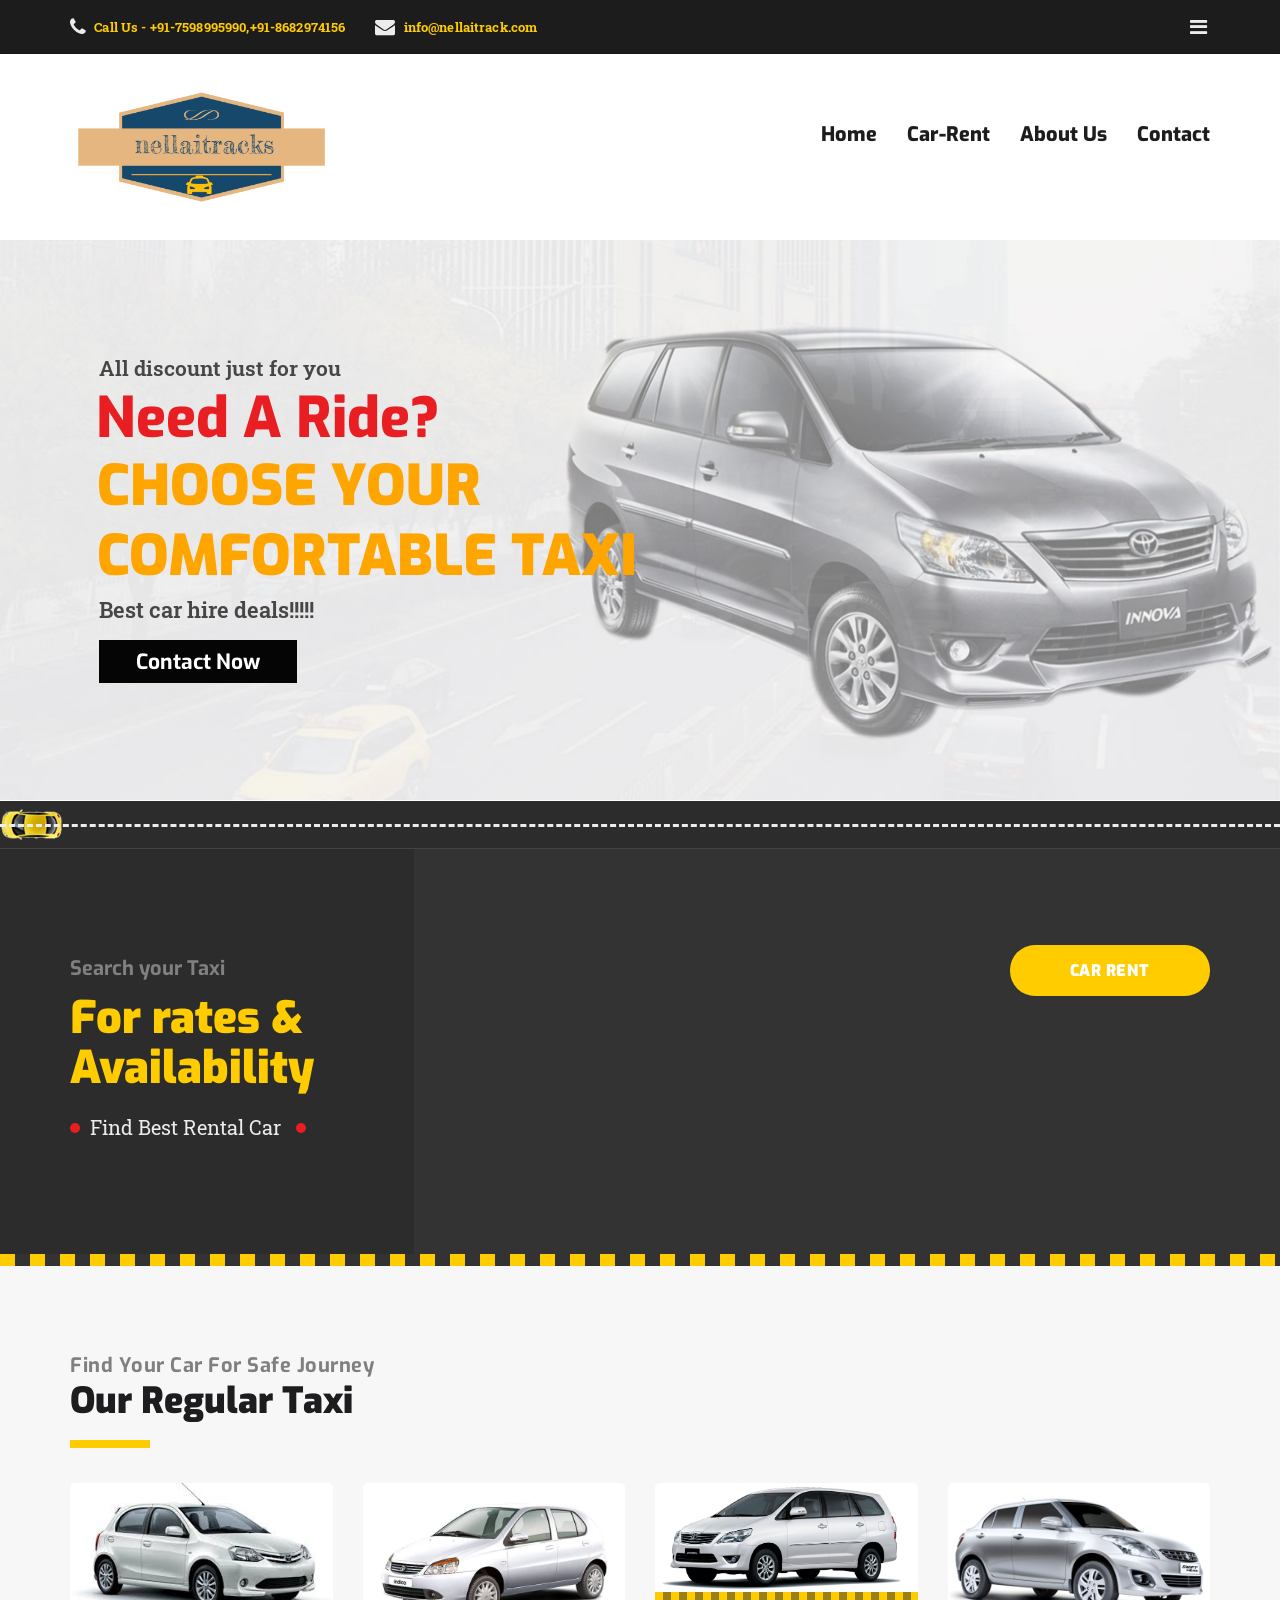
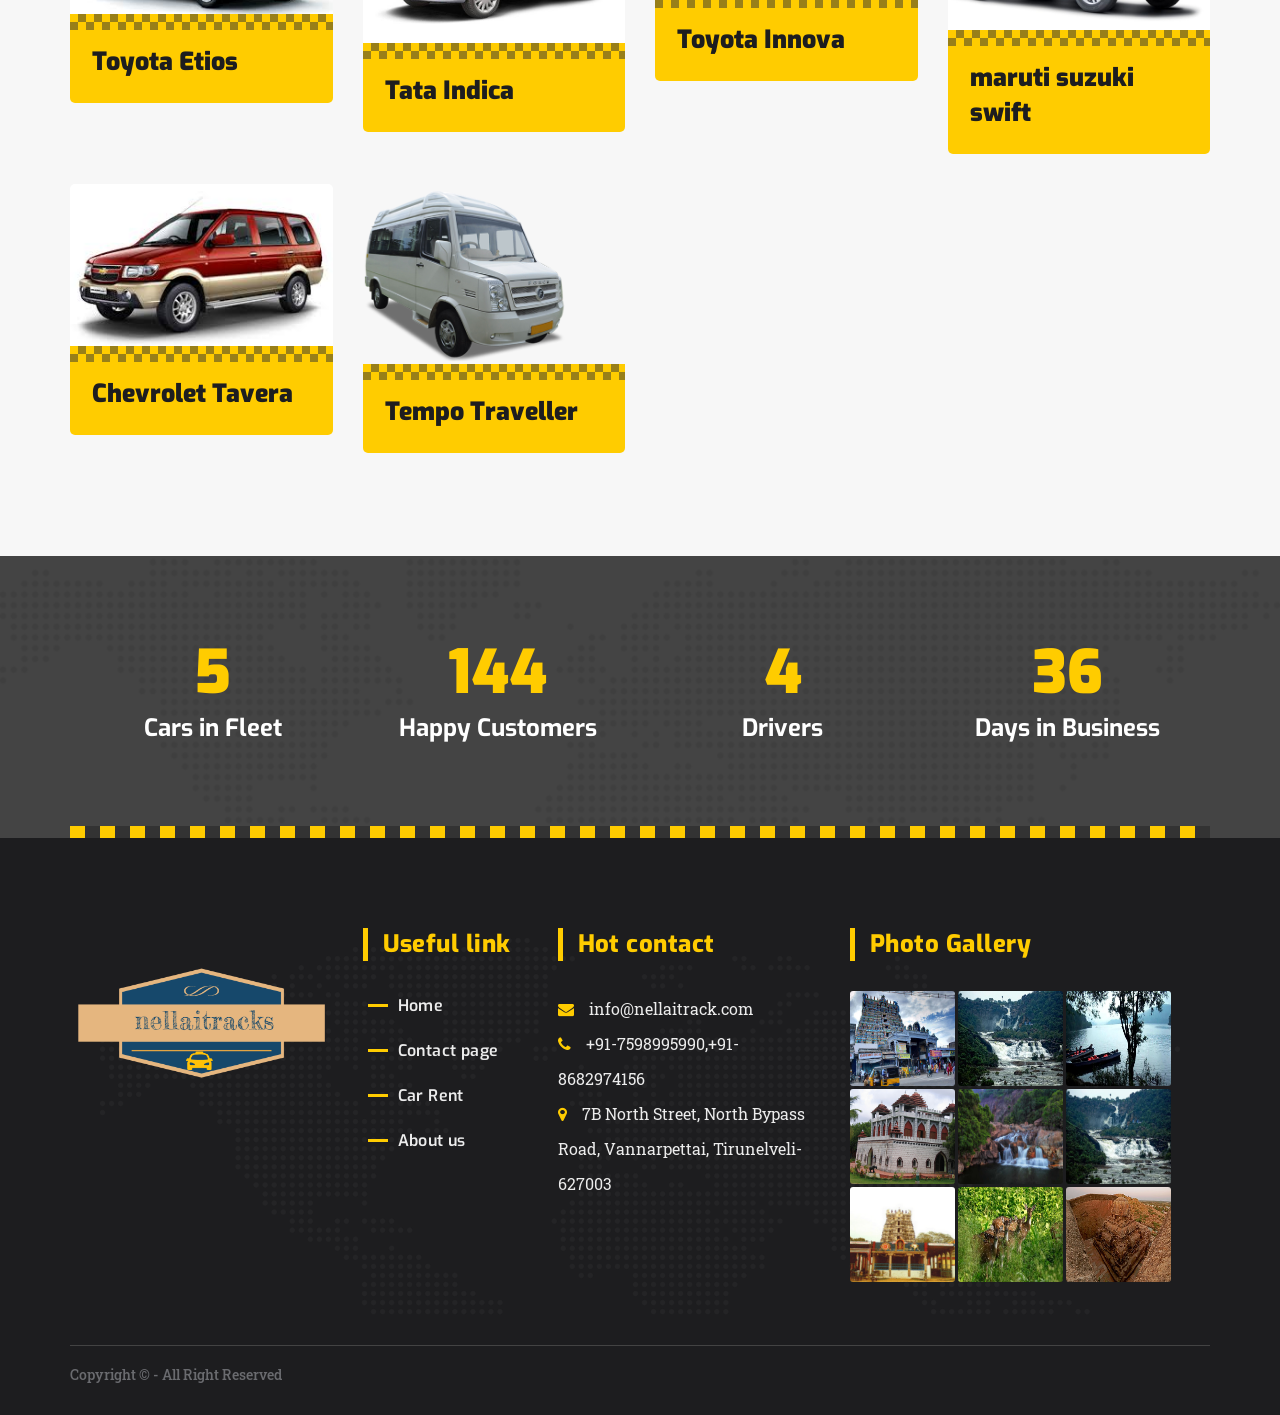
<file: index.html>
<!doctype html>
<html lang="en">

<head>
    <!-- Basic Page Needs
    ================================================== -->
    <meta charset="utf-8">
    <meta http-equiv="X-UA-Compatible" content="IE=edge">

    <!-- Specific Meta
    ================================================== -->
    <meta name="viewport" content="width=device-width, initial-scale=1, maximum-scale=1">
    <meta name="description" content="Call Nellaitrack for Fast Taxi service at lowest fare. Friendly service with customers">
    <meta name="keywords" content="Nellaitrack" />
    <meta name="author" content="">

    <!-- Titles
    ================================================== -->
    <title>NellaiTrack</title>

    <!-- Favicons
    ================================================== -->
    <link rel="shortcut icon" href="assets/images/favicon.ico">
    <link rel="apple-touch-icon" href="assets/images/apple-touch-icon.png">
    <link rel="apple-touch-icon" sizes="72x72" href="images/apple-touch-icon-72x72.png">
    <link rel="apple-touch-icon" sizes="114x114" href="images/apple-touch-icon-114x114.png">

    <!-- Custom Font
    ================================================== -->
    <!-- <link href="https://fonts.googleapis.com/css?family=Exo:400,400i,500,500i,600,600i,700,700i,800,800i,900,900i%7cRoboto:400,400i,500,500i,700,700i,900,900i" rel="stylesheet"> -->
    <link href="https://fonts.googleapis.com/css?family=Exo:400,400i,500,500i,600,600i,700,700i,800,800i,900,900i%7cRoboto+Slab:400,700" rel="stylesheet">

    <!-- CSS
    ================================================== -->
    <link rel="stylesheet" href="assets/css/plugins.min.css">
    <link rel="stylesheet" href="assets/css/icons.min.css">
    <link rel="stylesheet" href="assets/css/style.css">
    <link rel="stylesheet" href="assets/css/color-schemer.css">

    <!-- RS5.4 Main Stylesheet -->
    <link rel="stylesheet" type="text/css" href="assets/revolution/css/settings.css">
    <!-- RS5.4 Layers and Navigation Styles -->
    <link rel="stylesheet" type="text/css" href="assets/revolution/css/layers.css">
    <link rel="stylesheet" type="text/css" href="assets/revolution/css/navigation.css">
    
</head>

<body>
    <!-- ====== Header Top Area ====== --> 
    <header class="header-top-area bg-nero">
        <div class="container">
            <div class="row">
                <div class="col-md-6 col-sm-7 hidden-xs">
                    <div class="header-content-left">
                        <ul class="header-top-menu">
                            <li>
                                <a href="#" class="top-left-menu">
                                    <i class="fa fa-phone"></i>
                                    <span>Call Us - +91-7598995990,+91-8682974156</span>
                                </a>
                            </li>
                            <li>
                                <a href="#" class="top-left-menu">
                                    <i class="fa fa-envelope"></i>
                                    <span>info@nellaitrack.com</span>
                                </a>                                 
                            </li>
                        </ul><!-- /.header-top-menu -->
                    </div><!-- /.header-content-left -->
                </div><!-- /.col-md-9 -->

                <div class="col-md-6 col-sm-5">
                    <div class="header-content-right">
                        <ul class="header-top-menu">
                            <!--li>
                                <a href="#" class="language">
                                    <i class="fa fa-language"></i>
                                    <span>Language</span>
                                </a>
                                <ul class="sub-menu">
                                    <li><a href="#">English</a></li>
                                    <li><a href="#">Español</a></li>
                                    <li><a href="#">Français</a></li>
                                    <li><a href="#">Português</a></li>
                                </ul>
                            </li-->
                        </ul>
                        <ul class="header-top-menu">
                            <li>
                               
                            </li>
                            <li>
                                <a href="#" class="trigger-overlay">
                                    <i class="fa fa-bars"></i>
                                </a>
                            </li>
                        </ul>
                    </div><!-- /.left-content -->
                </div><!-- /.col-md-3 -->
            </div><!-- /.row -->
        </div><!-- /.container -->
    </header><!-- /.head-area -->

    <!-- ======= Header Modal Area =======-->
    <div class="header-modal-area">
        <!-- Modal Search -->
       

        <div class="overlay-sidebar">
            <div class="author-area">
                <a href="#" class="closebtn">&times;</a>
                <div class="author-area-content">                
                    <div class="login-author">   
                        <div class="author-info">                    
                            <div class="author-image yellow-border">
                                <img src="assets/images/IMG-20190405-WA0002.jpg" alt="author-image" />
                            </div><!-- /.author-image -->
                            <div class="author-des">
                                <h4 class="author-name">Mr.M.Rajesh kannan,</h4>
                                <p class="author-description">+91-7598995990,+91-8682974156
</p>
                            </div><!-- /.author-des -->
                        </div><!-- /.author-info -->             
                        
                    </div><!-- /.login-author -->
                </div><!-- /.author-area-content -->
            </div><!-- /.author-area -->
        </div><!-- /.overlay-sidebar -->
    </div><!-- /.header-modal-area -->

    <!-- ====== Header Nav Area ====== --> 
    <header class="header-nav-area">
        <div class="container">        
            <div class="row">
                <div class="col-md-3 col-sm-10 col-xs-10">
                    <div class="site-logo">
                        <a href="index.html"><img src="assets/images/nellaitrack.png" alt="logo" /></a>
                    </div><!-- /.logo -->
                </div><!-- /.col-md-3 -->
                <div class="col-md-9 col-sm-2 col-xs-2 pd-right-0">
                    <nav class="site-navigation top-navigation nav-style-one">
                        <div class="menu-wrapper">
                            <div class="menu-content">
                                <ul class="menu-list">
                                    <li>
                                        <a href="index.html">Home</a>
                                        <!--ul class="sub-menu">
                                            <li>
                                                <a href="index.html">Home Layout One</a>
                                            </li>
                                            <li>
                                                <a href="index02.html">Home Layout Two</a>
                                            </li>                                            
                                            <li>
                                                <a href="index03.html">Home Layout Three</a>
                                            </li>                                            
                                            <li>
                                                <a href="index04.html">Home Layout Four</a>
                                            </li>                                            
                                            <li>
                                                <a href="index05.html">Home Layout Five</a>
                                            </li>                                            
                                            <li>
                                                <a href="index06.html">Home Layout Six</a>
                                            </li>                                            
                                            <li>
                                                <a href="index07.html">Home Layout Seven</a>
                                            </li>                                            
                                            <li>
                                                <a href="index08.html">Home Layout Eight</a>
                                            </li>
                                            <li>
                                                <a href="index09.html">Home Layout Nine</a>
                                            </li>                   
                                            <li>
                                                <a href="index10.html">Home Layout Ten</a>
                                            </li>
                                        </ul-->
                                    </li>
                                    <!--li>
                                        <a href="car-single-page.html">Booking</a>
                                    </li-->
                                    <li>
                                        <a href="car-category.html">Car-rent</a>
                                        <!--ul class="sub-menu">
                                            <li>
                                                <a href="car-category.html">Car Category 01</a>
                                            </li>                                               
                                            <li>
                                                <a href="car-category-two.html">Car Category 02</a>
                                            </li>  
                                            <li>
                                                <a href="car-category-three.html">Car Category 03</a>
                                            </li>  
                                            <li>
                                                <a href="car-single-page.html">Car Single Page</a>
                                            </li>                                         
                                        </ul-->
                                    </li>
                                    <!--li>
                                        <a href="#">Pages</a>
                                        <ul class="sub-menu">                                        
                                            <li>
                                                <a href="comming-soon.html">Coming Soon</a>
                                            </li>                                            
                                            <li>
                                                <a href="404.html">404</a>
                                            </li>
                                        </ul>
                                    </li-->
                                    <li>
                                        <a href="about.html">About us</a>
                                    </li>
                                    <!--li>
                                        <a href="#">Blog</a>
                                        <ul class="sub-menu">
                                            <li>
                                                <a href="blog.html">Blog</a>
                                            </li>                                            
                                            <li>
                                                <a href="blog-single.html">Single Post</a>
                                            </li>
                                        </ul>
                                    </li-->
                                    <li>
                                        <a href="contact.html">Contact</a>
                                    </li>
                                </ul> <!-- /.menu-list -->
                            </div> <!-- /.menu-content-->
                        </div> <!-- /.menu-wrapper --> 
                    </nav><!-- /.site-navigation -->
                    <!--Mobile Main Menu-->
                    <div class="mobile-menu-main hidden-md hidden-lg">
                        <div class="menucontent overlaybg"> </div>
                        <div class="menuexpandermain slideRight">
                            <a id="navtoggole-main" class="animated-arrow slideLeft menuclose">
                                <span></span>
                            </a>
                        </div><!--/.menuexpandermain-->

                        <div id="mobile-main-nav" class="mb-navigation slideLeft">
                            <div class="menu-wrapper">
                                <div id="main-mobile-container" class="menu-content clearfix"></div>
                            </div>
                        </div><!--/#mobile-main-nav-->
                    </div><!--/.mobile-menu-main-->
                </div><!-- /.col-md-9 -->
            </div><!-- /.row -->
        </div><!-- /.container -->
    </header><!-- /.header-bottom-area -->

    <!-- ======= Main Slider Area =======-->
    <div class="slider-block">    
        <div class="rev_slider_wrapper">
            <div class="rev_slider carrent-slider" >
                <ul>
                    <!-- slide 1 --> 
                    <li data-transition="fade" data-slotamount="default" data-easein="Power4.easeInOut" data-easeout="Power4.easeInOut" data-masterspeed="2000" data-rotate="0"  data-fstransition="fade" data-fsmasterspeed="1500" data-fsslotamount="7" data-saveperformance="off" data-title="materialize Material" data-description="">

                        <!-- main image -->
                        <img src="assets/images/slider-car/slider-bg.jpg"  alt=""  data-bgposition="center center" data-bgfit="cover" data-bgrepeat="no-repeat" class="rev-slidebg" data-no-retina>

                        <!-- layer no 1 -->
                        <div class="tp-caption tp-resizeme rev-subheading"
                            data-type="text" 
                            data-x="['left','left','left','center']" data-hoffset="['105','105','75','-85']" 
                            data-y="['middle']" data-voffset="['-163','-163','-130','-130']"
                            data-fontsize="['22','22','22','22']"
                            data-lineheight="['30','30','30','30']"
                            data-width="none"
                            data-height="none"
                            data-whitespace="nowrap"
                            data-transform_idle="o:1;"
                            data-transform_in="y:[100%];z:0;rX:0deg;rY:0;rZ:0;sX:1;sY:1;skX:0;skY:0;opacity:0;s:600;e:Power4.easeInOut;" 
                            data-transform_out="y:[100%];s:1000;e:Power2.easeInOut;s:1000;e:Power2.easeInOut;" 
                            data-mask_in="x:0px;y:[100%];s:inherit;e:inherit;" 
                            data-mask_out="x:inherit;y:inherit;s:inherit;e:inherit;" 
                            data-start="800" 
                            data-splitin="none" 
                            data-splitout="none" 
                            data-responsive_offset="on"
                            style="z-index: 5; color: #464646; font-weight: 600; font-family: inherit;">All discount just for you
                        </div>

                        <!-- layer no 2 -->
                        <div class="tp-caption tp-resizeme rev-subheading"
                            data-type="text" 
                            data-x="['left','left','left','center']" data-hoffset="['102','102','75','-75']" 
                            data-y="['middle']" data-voffset="['-110','-110','-90','-90']"
                            data-whitespace="nowrap"
                            data-transform_idle="o:1;"
                            data-fontsize="['60','60','45','45']"
                            data-lineheight="['60','60','60','60']"
                            data-transform_in="y:[100%];z:0;rX:0deg;rY:0;rZ:0;sX:1;sY:1;skX:0;skY:0;opacity:0;s:600;e:Power4.easeInOut;" 
                            data-transform_out="y:[100%];s:1000;e:Power2.easeInOut;s:1000;e:Power2.easeInOut;" 
                            data-mask_in="x:0px;y:[100%];s:inherit;e:inherit;" 
                            data-mask_out="x:inherit;y:inherit;s:inherit;e:inherit;" 
                            data-start="1000" 
                            data-splitin="none" 
                            data-splitout="none" 
                            data-responsive_offset="on"
                            style="z-index: 6; color: #e91e22; font-family: 'Exo', sans-serif; font-weight: 800;">Need A Ride?
                        </div>

                        <!-- layer no 3 -->
                        <div class="tp-caption tp-resizeme NotGeneric-Title"
                            data-type="text" 
                            data-x="['left','left','left','center']" data-hoffset="['103','103','75','0']" 
                            data-y="['middle']" data-voffset="['0']"
                            data-whitespace="nowrap"
                            data-transform_idle="o:1;"
                            data-fontsize="['60','60','45','45']"
                            data-lineheight="['75','75','60','60']"
                            data-transform_in="y:[100%];z:0;rX:0deg;rY:0;rZ:0;sX:1;sY:1;skX:0;skY:0;opacity:0;s:600;e:Power4.easeInOut;" 
                            data-transform_out="y:[100%];s:1000;e:Power2.easeInOut;s:1000;e:Power2.easeInOut;" 
                            data-mask_in="x:0px;y:[100%];s:inherit;e:inherit;" 
                            data-mask_out="x:inherit;y:inherit;s:inherit;e:inherit;" 
                            data-start="1000" 
                            data-splitin="none" 
                            data-splitout="none" 
                            data-responsive_offset="on"
                            style="z-index: 7; color:orange; font-family: 'Exo', sans-serif; font-weight: 900; text-transform: uppercase;">Choose your<br> Comfortable Taxi
                        </div>

                        <!-- layer no 4 -->
                        <div class="tp-caption rev-subheading tp-resizeme"
                            data-type="text" 
                            data-x="['left','left','left','center']" data-hoffset="['105','105','75','-28']" 
                            data-y="['middle']" data-voffset="['95','95','75','75']"
                            data-fontsize="['24']"
                            data-lineheight="['20']"
                            data-width="none"
                            data-height="none"
                            data-whitespace="nowrap"
                            data-transform_idle="o:1;"
                            data-transform_in="y:[100%];z:0;rX:0deg;rY:0;rZ:0;sX:1;sY:1;skX:0;skY:0;opacity:0;s:600;e:Power4.easeInOut;" 
                            data-transform_out="y:[100%];s:1000;e:Power2.easeInOut;s:1000;e:Power2.easeInOut;" 
                            data-mask_in="x:0px;y:[100%];s:inherit;e:inherit;" 
                            data-mask_out="x:inherit;y:inherit;s:inherit;e:inherit;" 
                            data-start="800" 
                            data-splitin="none" 
                            data-splitout="none" 
                            data-responsive_offset="on"
                            style="z-index: 5; color: #464646; font-weight: 600; font-family: inherit;">Best car hire deals!!!!!
                        </div>

                        <!-- layer no 5 -->
                        <div class="tp-caption tp-resizeme"
                            data-x="['left','left','left','center']" data-hoffset="['105','105','75','-105']" 
                            data-y="['middle']" data-voffset="['150','150','135','120']"
                            data-fontsize="['22']"
                            data-lineheight="['45']"
                            data-width="none"
                            data-height="none"
                            data-whitespace="nowrap"
                            data-transform_idle="o:1;"
                            data-style_hover="cursor:default;"
                            data-transform_in="y:[100%];z:0;rX:0deg;rY:0;rZ:0;sX:1;sY:1;skX:0;skY:0;opacity:0;s:600;e:Power4.easeInOut;" 
                            data-transform_out="y:[100%];s:600;e:Power2.easeInOut;s:600;e:Power2.easeInOut;" 
                            data-mask_in="x:0px;y:[100%];s:inherit;e:inherit;" 
                            data-mask_out="x:inherit;y:inherit;s:inherit;e:inherit;" 
                            data-start="1200" 
                            data-splitin="none" 
                            data-splitout="none" 
                            data-responsive_offset="on"
                            style="z-index: 7; font-weight: bold; font-family: 'Exo', sans-serif;">
                            <a href="contact.html" class="button black-button slider-button" data-fontsize="['22','22','22','22']">Contact Now</a>
                        </div>

                        <!-- layer no 6 -->
                        <div class="tp-caption tp-resizeme"
                            data-x="['right','right','right','center']" data-hoffset="['0','-15','30','-10']"
                            data-y="['middle','middle','middle','bottom']" data-voffset="['15','15','0','0']"
                            data-transform_idle="o:1;" 
                            data-visibility="['on','on','on','off']"
                            data-transform_in="z:0;rX:0;rY:0;rZ:0;sX:0.9;sY:0.9;skX:0;skY:0;opacity:0;s:300;e:Power3.easeInOut;" data-transform_out="auto:auto;s:600;" 
                            data-splitin="none"
                            data-start="1500"
                            data-type="image"
                            data-responsive_offset="on"
                            data-width="none"
                            data-height="none" data-no-retina>
                                <img src="assets/images/dummy.png" alt="" data-lazyload="assets/images/slider-car/slider-car-01.png" data-ww="['805','805','500','350']" data-hh="['auto']" >
                        </div>
                    </li><!-- /.slide 1 -->
                    <!-- slide 1 --> 
                    <li data-transition="fade" data-slotamount="default" data-easein="Power4.easeInOut" data-easeout="Power4.easeInOut" data-masterspeed="2000" data-rotate="0"  data-fstransition="fade" data-fsmasterspeed="1500" data-fsslotamount="7" data-saveperformance="off" data-title="materialize Material" data-description="">

                        <!-- main image -->
                        <img src="assets/images/slider-car/slider-bg.jpg"  alt=""  data-bgposition="center center" data-bgfit="cover" data-bgrepeat="no-repeat" class="rev-slidebg" data-no-retina>

                        <!-- layer no 1 -->
                        <div class="tp-caption tp-resizeme rev-subheading"
                            data-type="text" 
                            data-x="['left','left','left','center']" data-hoffset="['105','105','75','-85']" 
                            data-y="['middle']" data-voffset="['-163','-163','-130','-130']"
                            data-fontsize="['22','22','22','22']"
                            data-lineheight="['30','30','30','30']"
                            data-width="none"
                            data-height="none"
                            data-whitespace="nowrap"
                            data-transform_idle="o:1;"
                            data-transform_in="y:[100%];z:0;rX:0deg;rY:0;rZ:0;sX:1;sY:1;skX:0;skY:0;opacity:0;s:600;e:Power4.easeInOut;" 
                            data-transform_out="y:[100%];s:1000;e:Power2.easeInOut;s:1000;e:Power2.easeInOut;" 
                            data-mask_in="x:0px;y:[100%];s:inherit;e:inherit;" 
                            data-mask_out="x:inherit;y:inherit;s:inherit;e:inherit;" 
                            data-start="800" 
                            data-splitin="none" 
                            data-splitout="none" 
                            data-responsive_offset="on"
                            style="z-index: 5; color: #464646; font-weight: 600; font-family: inherit;">All discount just for you
                        </div>

                        <!-- layer no 2 -->
                        <div class="tp-caption tp-resizeme rev-subheading"
                            data-type="text" 
                            data-x="['left','left','left','center']" data-hoffset="['102','102','75','-75']" 
                            data-y="['middle']" data-voffset="['-110','-110','-90','-90']"
                            data-whitespace="nowrap"
                            data-transform_idle="o:1;"
                            data-fontsize="['60','60','45','45']"
                            data-lineheight="['60','60','60','60']"
                            data-transform_in="y:[100%];z:0;rX:0deg;rY:0;rZ:0;sX:1;sY:1;skX:0;skY:0;opacity:0;s:600;e:Power4.easeInOut;" 
                            data-transform_out="y:[100%];s:1000;e:Power2.easeInOut;s:1000;e:Power2.easeInOut;" 
                            data-mask_in="x:0px;y:[100%];s:inherit;e:inherit;" 
                            data-mask_out="x:inherit;y:inherit;s:inherit;e:inherit;" 
                            data-start="1000" 
                            data-splitin="none" 
                            data-splitout="none" 
                            data-responsive_offset="on"
                            style="z-index: 6; color: #e91e22; font-family: 'Exo', sans-serif; font-weight: 800;">Need A Ride?
                        </div>

                        <!-- layer no 3 -->
                        <div class="tp-caption tp-resizeme NotGeneric-Title"
                            data-type="text" 
                            data-x="['left','left','left','center']" data-hoffset="['103','103','75','0']" 
                            data-y="['middle']" data-voffset="['0']"
                            data-whitespace="nowrap"
                            data-transform_idle="o:1;"
                            data-fontsize="['60','60','45','45']"
                            data-lineheight="['75','75','60','60']"
                            data-transform_in="y:[100%];z:0;rX:0deg;rY:0;rZ:0;sX:1;sY:1;skX:0;skY:0;opacity:0;s:600;e:Power4.easeInOut;" 
                            data-transform_out="y:[100%];s:1000;e:Power2.easeInOut;s:1000;e:Power2.easeInOut;" 
                            data-mask_in="x:0px;y:[100%];s:inherit;e:inherit;" 
                            data-mask_out="x:inherit;y:inherit;s:inherit;e:inherit;" 
                            data-start="1000" 
                            data-splitin="none" 
                            data-splitout="none" 
                            data-responsive_offset="on"
                            style="z-index: 7; color: orange; font-family: 'Exo', sans-serif; font-weight: 900; text-transform: uppercase;">Choose your<br> Comfortable Taxi
                        </div>

                        <!-- layer no 4 -->
                        <div class="tp-caption rev-subheading tp-resizeme"
                            data-type="text" 
                            data-x="['left','left','left','center']" data-hoffset="['105','105','75','-28']" 
                            data-y="['middle']" data-voffset="['95','95','75','75']"
                            data-fontsize="['24']"
                            data-lineheight="['20']"
                            data-width="none"
                            data-height="none"
                            data-whitespace="nowrap"
                            data-transform_idle="o:1;"
                            data-transform_in="y:[100%];z:0;rX:0deg;rY:0;rZ:0;sX:1;sY:1;skX:0;skY:0;opacity:0;s:600;e:Power4.easeInOut;" 
                            data-transform_out="y:[100%];s:1000;e:Power2.easeInOut;s:1000;e:Power2.easeInOut;" 
                            data-mask_in="x:0px;y:[100%];s:inherit;e:inherit;" 
                            data-mask_out="x:inherit;y:inherit;s:inherit;e:inherit;" 
                            data-start="800" 
                            data-splitin="none" 
                            data-splitout="none" 
                            data-responsive_offset="on"
                            style="z-index: 5; color: #464646; font-weight: 600; font-family: inherit;">Best  car hire deals!!!!!
                        </div>

                        <!-- layer no 5 -->
                        <div class="tp-caption tp-resizeme"
                            data-x="['left','left','left','center']" data-hoffset="['105','105','75','-105']" 
                            data-y="['middle']" data-voffset="['150','150','135','120']"
                            data-fontsize="['22']"
                            data-lineheight="['45']"
                            data-width="none"
                            data-height="none"
                            data-whitespace="nowrap"
                            data-transform_idle="o:1;"
                            data-style_hover="cursor:default;"
                            data-transform_in="y:[100%];z:0;rX:0deg;rY:0;rZ:0;sX:1;sY:1;skX:0;skY:0;opacity:0;s:600;e:Power4.easeInOut;" 
                            data-transform_out="y:[100%];s:600;e:Power2.easeInOut;s:600;e:Power2.easeInOut;" 
                            data-mask_in="x:0px;y:[100%];s:inherit;e:inherit;" 
                            data-mask_out="x:inherit;y:inherit;s:inherit;e:inherit;" 
                            data-start="1200" 
                            data-splitin="none" 
                            data-splitout="none" 
                            data-responsive_offset="on"
                            style="z-index: 7; font-weight: bold; font-family: 'Exo', sans-serif;">
                            <a href="contact.html" class="button black-button slider-button" data-fontsize="['22','22','22','22']">Contact Now</a>
                        </div>

                        <!-- layer no 6 -->
                        <div class="tp-caption tp-resizeme"
                            data-x="['right','right','right','center']" data-hoffset="['0','-15','30','-10']"
                            data-y="['middle','middle','middle','bottom']" data-voffset="['15','15','0','0']"
                            data-transform_idle="o:1;" 
                            data-visibility="['on','on','on','off']"
                            data-transform_in="z:0;rX:0;rY:0;rZ:0;sX:0.9;sY:0.9;skX:0;skY:0;opacity:0;s:300;e:Power3.easeInOut;" data-transform_out="auto:auto;s:600;" 
                            data-splitin="none"
                            data-start="1500"
                            data-type="image"
                            data-responsive_offset="on"
                            data-width="none"
                            data-height="none" data-no-retina>
                                <img src="assets/images/dummy.png" alt="" data-lazyload="assets/images/slider-car/slider-car-01.png" data-ww="['805','805','500','350']" data-hh="['auto']" >
                        </div>
                    </li><!-- /.slide 1 -->
                </ul>             
            </div><!-- /.revolution slider -->
        </div><!-- /.slider wrapper -->
    </div><!-- /.slider-block -->

    <!-- ====== Section divider ====== --> 
    <div class="vehicle-section-divider night-rider">
        <div class="contoiner-fluid">
            <div class="row">
                <div class="col-md-12">
                    <div class="section-divider-content">
                        <div class="vehicle-border">
                            <img src="assets/images/block-car01.png" alt="car-item" />
                        </div><!-- /.car-border -->
                    </div><!-- /.section-divider-content -->
                </div><!-- /.col-md-12 -->
            </div><!-- /.row -->
        </div><!-- /.container-fluid -->
    </div><!-- /.section-divider -->

    <!-- ====== Check Vehicle Area ====== --> 
    <div class="check-vehicle-block gray-20">
        <div class="container">
            <div class="row">
                <div class="col-md-4">
                    <div class="check-content">
                        <h4 class="top-subtitle">Search your Taxi</h4>
                        <h2 class="title yellow-color">For rates &amp; Availability</h2>
                        <h3 class="subtitle">Find Best Rental Car</h3>
                    </div><!-- /.check-content -->
                </div><!-- col-md-4 -->

                <div class="col-md-8">
                    <form action="#" method="get" class="advance-search-query input-night-rider yellow-theme">
                        <div class="regular-search">                        
                            <!--div class="row">
                                <div class="col-md-4">
                                    <label>Picking up location</label>
                                    <div class="input">
                                        <i class="fa fa-map-marker"></i>
                                        <input type="text" placeholder="Your location" class="pick-location form-controller">
                                    </div>
                                </div>

                                <div class="col-md-4">
                                    <label>Picking up date</label>
                                    <div class="input">
                                        <i class="fa fa-calendar"></i>
                                        <input type="text" class="date-start date-selector form-controller" placeholder="dd/mm/yy">
                                    </div>
                                </div>

                                <div class="col-md-4">
                                    <label>Picking up Time</label>
                                    <div class="input">
                                        <i class="fa fa-clock-o"></i>
                                        <input type="text" class="time-selector form-controller" placeholder="15:00 am">
                                      </div>
                                </div>
                                
                                <div class="clearfix"></div>

                                <div class="col-md-4">
                                    <label>Dropping off location</label>
                                    <div class="input">
                                        <i class="fa fa-map-marker"></i>
                                        <input type="text" placeholder="Off your location" class="drop-location form-controller">
                                    </div>
                                </div>

                                <div class="col-md-4">
                                    <label>Dropping off date</label>
                                    <div class="input">
                                        <i class="fa fa-calendar"></i>
                                        <input type="text" class="date-end date-selector form-controller" placeholder="dd/mm/yy">
                                    </div>
                                </div>

                                <div class="col-md-4">
                                    <label>Dropping off date</label>
                                    <div class="input">
                                        <i class="fa fa-clock-o"></i>
                                        <input type="text" class="time-selector form-controller" placeholder="12:00 am">
                                    </div>
                                </div>
                            </div>
                        </div>

                        <div class="advance-search">
                            <div class="row">
                                <div class="col-md-4">
                                    <label>Your Budget</label>
                                    <div class="input">
                                        <i class="fa fa-money"></i>
                                        <input type="text" class="budget-fields form-controller" placeholder="Start form $20">
                                    </div>
                                </div>
                                <!--div class="col-md-4">
                                    <label>Class</label>
                                    <!--div class="input">
                                        <select>
                                            <option value="0" selected="selected">Intermediate</option>
                                            <option value="1">Intermediate</option>
                                            <option value="2">Compact</option>
                                            <option value="3">Station Wagon</option>
                                            <option value="4">SUV</option>
                                            <option value="5">Minibus</option>
                                        </select>
                                    </div>
                                </div--><!--/.col-md-4-->
                                <!--div class="col-md-4">
                                    <label>Fuel</label>
                                    <div class="input">
                                        <select>
                                            <option value="0" selected="selected">Petrol</option>
                                            <option value="1">Diesel</option>
                                            <option value="2">Octen</option>
                                        </select>
                                    </div>
                                </div>
                            </div><!-- /.row -->
                        </div><!-- /.advance-search -->

                        <div class="check-vehicle-footer">
                            <div class="row" >                            
                                <!--div class="advanced-search">
                                    <a href="car-single-page.html" class="advanced-search-btn">Advanced search</a>
                                </div-->
                                <button  type="submit" class="button"><a href="car-category.html">Car Rent</a></button> 
                            </div><!-- /.row -->
                        </div><!-- /.check-vehicle-footer -->
                    </form><!-- /.advance_search_query -->
                </div><!-- /.col-md-8 -->
            </div><!-- /.row -->
        </div><!--/.container -->
    </div><!-- /.check-vehicle-block-->

    <div class="vehicle-multi-border yellow-black"></div><!-- /.vehicle-multi-border -->
           
    <!-- ====== Popular Vehicle Block ====== --> 
    <!--div class="popular-vehicle-block pd-90 ex-pdt-102 ex-pdtm-72">
        <div class="container">
            <div class="row tb default-margin-bottom yellow-theme">
                
                <div class="col-md-9 col-sm-8 block-title-area tb-cell">
                    <div class="heading-content style-one border">
                        <h3 class="subtitle">Popular Rental Servises</h3>
                        <h2 class="title">Popular Taxi</h2>
                    </div>
                </div>

                
                <div class="col-md-3 col-sm-4 hidden-xs block-navigation-area tb-cell">
                    <div class="pull-right">                    
                        <div class="item-navigation hidden-xs">
                            <a href="#" class="previous-item">
                                <i class="fa fa-angle-left"></i> 
                            </a>
                            <a href="#" class="next-item">
                                <i class="fa fa-angle-right"></i> 
                            </a>
                        </div>

                        <div class="view-all-item">
                            <a href="#" class="view-all-btn">View all</a>
                        </div>
                    </div>
                </div>
            </div>

           
            <div class="vehicle-slider slider-style-two owl-carousel" data-item="[4,2,1,1]">
                <div class="item">
                    <div class="vehicle-content theme-yellow">
                        <div class="vehicle-thumbnail">
                            <a href="#">
                                <img src="assets/images/popular/popular-01.png" alt="car-item" />
                            </a>
                        </div>
                        <div class="vehicle-bottom-content">
                            <h2 class="vehicle-title"><a href="#">Toyota Aygo</a></h2>
                            <div class="vehicle-meta">
                                <div class="meta-item">
                                    <span>Rent:  $200 / </span> Day. -  $12 / Km.
                                </div>
                            </div>
                        </div>
                    </div>
                </div>

                <div class="item">
                    <div class="vehicle-content theme-yellow">
                        <div class="vehicle-thumbnail">
                            <a href="#">
                                <img src="assets/images/popular/popular-02.png" alt="car-item" />
                            </a>
                        </div>
                            <div class="vehicle-bottom-content">
                               <h2 class="vehicle-title"><a href="#">Toyota Aygo</a></h2>
                                <div class="vehicle-meta">
                                    <div class="meta-item">
                                        <span>Rent:  $200 /</span> Day.  -  $12 / Km.
                                    </div>
                                </div>
                            </div>
                    </div>
                </div>

                <div class="item">
                    <div class="vehicle-content theme-yellow">
                        <div class="vehicle-thumbnail">
                            <a href="#">
                                <img src="assets/images/popular/popular-03.png" alt="car-item" />
                            </a>
                        </div>
                            <div class="vehicle-bottom-content">
                               <h2 class="vehicle-title"><a href="#">Toyota Aygo</a></h2>
                                <div class="vehicle-meta">
                                    <div class="meta-item">
                                        <span>Rent:  $200 /</span> Day.  -  $12 / Km.
                                    </div>
                                </div>
                            </div>
                    </div>
                </div>

                <div class="item">
                    <div class="vehicle-content theme-yellow">
                        <div class="vehicle-thumbnail">
                            <a href="#">
                                <img src="assets/images/popular/popular-04.png" alt="car-item" />
                            </a>
                        </div>
                            <div class="vehicle-bottom-content">
                               <h2 class="vehicle-title"><a href="#">Toyota Aygo</a></h2>
                                <div class="vehicle-meta">
                                    <div class="meta-item">
                                        <span>Rent:  $200 /</span> Day.  -  $12 / Km.
                                    </div>
                                </div>
                            </div>
                    </div>
                </div>
            </div>

            
            <div class="block-navigation-area visible-xs-block">
                <div class="view-all-item clearfix">
                    <a href="#" class="view-all-btn">View all</a>
                </div>
            </div>
        </div>
    </div--> 

    <!-- ======Regular-vehicle-block======= --> 
    <div class="regular-vehicle-block pd-90 bg-gray-color">
        <div class="container">
            <div class="row tb default-margin-bottom yellow-theme">
                <div class="col-md-9 col-sm-8 block-title-area tb-cell">
                    <div class="heading-content style-one border">
                        <h3 class="subtitle">Find Your Car For Safe Journey</h3>
                        <h2 class="title">Our Regular Taxi</h2>
                    </div><!-- /.heading-content-one -->
                </div><!-- /.col-md-10 -->
                <div class="col-md-3 col-sm-4 hidden-xs block-navigation-area tb-cell">
                    <div class="pull-right">                    
                        <!--div class="item-navigation">
                            <a href="#" class="previous-item">
                                <i class="fa fa-angle-left"></i> 
                            </a>
                            <a href="#" class="next-item">
                                <i class="fa fa-angle-right"></i> 
                            </a>
                        </div--><!-- /.item-navigation -->

                        <!--div class="view-all-item">
                            <a href="#" class="view-all-btn">View all</a>
                        </div--><!-- /.view-all-item -->
                    </div><!-- /.pull-right -->
                </div><!-- /.col-md-2 -->
            </div><!-- /.row --> 

            <div class="vehicle-slider slider-style-two owl-carousel" data-item="[1,1,1,1]">
                <div class="item row">
                    <div class="col-md-3 col-sm-6">
                        <div class="vehicle-content theme-yellow">
                            <div class="vehicle-thumbnail">
                                <a >
                                    <img src="assets/images/car/etios.jpg" alt="car-item" />
                                </a>
                            </div><!-- /.vehicle-thumbnail -->
                            <div class="vehicle-bottom-content">
                               <h2 class="vehicle-title"><a >Toyota Etios</a></h2>
                                <div class="vehicle-meta">
                                    <!--div class="meta-item">
                                        <span>Rent:  $200 /</span> Day.  -  $12 / Km.
                                    </div-->
                                </div><!-- /.meta-left -->
                            </div><!-- /.vehicle-bottom-content -->
                        </div><!-- /.vehicle-content -->
                    </div><!-- /.col-md-3 --> 

                    <div class="col-md-3 col-sm-6">
                        <div class="vehicle-content theme-yellow">
                            <div class="vehicle-thumbnail">
                                <a >
                                    <img src="assets/images/car/indiga.jpg" alt="car-item" />
                                </a>
                            </div><!-- /.vehicle-thumbnail -->
                            <div class="vehicle-bottom-content">
                               <h2 class="vehicle-title"><a >Tata Indica</a></h2>
                                <div class="vehicle-meta">
                                    <!--div class="meta-item">
                                        <span>Rent:  $200 /</span> Day.  -  $12 / Km.
                                    </div-->
                                </div><!-- /.meta-left -->
                            </div><!-- /.vehicle-bottom-content -->
                        </div><!-- /.vehicle-content -->
                    </div><!-- /.col-md-3 -->  

                    <div class="col-md-3 col-sm-6">
                        <div class="vehicle-content theme-yellow">
                            <div class="vehicle-thumbnail">
                                <a >
                                    <img src="assets/images/car/innova.jpg" alt="car-item" />
                                </a>
                            </div><!-- /.vehicle-thumbnail -->
                            <div class="vehicle-bottom-content">
                               <h2 class="vehicle-title"><a >Toyota Innova</a></h2>
                                <div class="vehicle-meta">
                                    <!--div class="meta-item">
                                        <span>Rent:  $200 /</span> Day.  -  $12 / Km.
                                    </div-->
                                </div><!-- /.meta-left -->
                            </div><!-- /.vehicle-bottom-content -->
                        </div><!-- /.vehicle-content -->
                    </div><!-- /.col-md-3 -->  

                    <div class="col-md-3 col-sm-6">
                        <div class="vehicle-content theme-yellow">
                            <div class="vehicle-thumbnail">
                                <a >
                                    <img src="assets/images/car/swift.jpg" alt="car-item" />
                                </a>
                            </div><!-- /.vehicle-thumbnail -->
                            <div class="vehicle-bottom-content">
                               <h2 class="vehicle-title"><a >maruti suzuki swift</a></h2>
                                <div class="vehicle-meta">
                                    <!--div class="meta-item">
                                        <span>Rent:  $200 /</span> Day.  -  $12 / Km.
                                    </div-->
                                </div><!-- /.meta-left -->
                            </div><!-- /.vehicle-bottom-content -->
                        </div><!-- /.vehicle-content -->
                    </div><!-- /.col-md-3 --> 

                    <div class="clearfix"></div>

                    <div class="col-md-3 col-sm-6">
                        <div class="vehicle-content theme-yellow">
                            <div class="vehicle-thumbnail">
                                <a>
                                    <img src="assets/images/car/tavera.jpg" alt="car-item" />
                                </a>
                            </div><!-- /.vehicle-thumbnail -->
                            <div class="vehicle-bottom-content">
                               <h2 class="vehicle-title"><a >Chevrolet Tavera</a></h2>
                                <div class="vehicle-meta">
                                    <!--div class="meta-item">
                                        <span>Rent:  $200 /</span> Day.  -  $12 / Km.
                                    </div-->
                                </div><!-- /.meta-left -->
                            </div><!-- /.vehicle-bottom-content -->
                        </div><!-- /.vehicle-content -->
                    </div><!-- /.col-md-3 -->   

                    <div class="col-md-3 col-sm-6">
                        <div class="vehicle-content theme-yellow">
                            <div class="vehicle-thumbnail">
                                <a>
                                    <img src="assets/images/car/tempo.png" alt="car-item" />
                                </a>
                            </div><!-- /.vehicle-thumbnail -->
                            <div class="vehicle-bottom-content">
                               <h2 class="vehicle-title"><a >Tempo Traveller</a></h2>
                                <div class="vehicle-meta">
                                    <!--div class="meta-item">
                                        <span>Rent:  $200 /</span> Day.  -  $12 / Km.
                                    </div-->
                                </div><!-- /.meta-left -->
                            </div><!-- /.vehicle-bottom-content -->
                        </div><!-- /.vehicle-content -->
                    </div><!-- /.col-md-3 --> 

                </div><!-- /.item -->

               
            </div><!-- /.vehicle-slider -->

            <!-- block-navigation-area -->
            <div class="block-navigation-area visible-xs-block">
                <!--div class="view-all-item clearfix">
                    <a href="#" class="view-all-btn">View all</a>
                </div--><!-- /.view-all-item -->
            </div><!-- /.block-navigation-area -->
        </div><!-- /.container  -->
    </div><!-- /.Regular-Vehicle Block -->

    <!-- ======fun facts block======= -->
    <div class="fun-facts-block background-overlay" style="background-image:url(assets/images/footer-bg.png)">
        <div class="container">
            <div class="stat">
                <div class="col-md-3 col-sm-6 col-xs-12">
                    <div class="milestone-counter">
                        <h3 class="stat-count highlight" data-form="0" data-to="6" data-speed="2500">6</h3>
                        <div class="milestone-details">Cars in Fleet</div>
                    </div>
                </div>
                <div class="col-md-3 col-sm-6 col-xs-12">
                    <div class="milestone-counter">
                        <h3 class="stat-count highlight" data-form="0" data-to="200" data-speed="2500">200</h3>
                        <div class="milestone-details">Happy Customers</div>
                    </div>
                </div>
                <div class="col-md-3 col-sm-6 col-xs-12">
                    <div class="milestone-counter">
                        <h3 class="stat-count highlight" data-form="0" data-to="6" data-speed="2500">6</h3>
                        <div class="milestone-details">Drivers</div>
                    </div>
                </div>
                <div class="col-md-3 col-sm-6 col-xs-12">
                    <div class="milestone-counter">
                        <h3 class="stat-count highlight" data-form="0" data-to="50" data-speed="2500">50</h3>
                        <div class="milestone-details">Days in Business</div>
                    </div>
                </div>
            </div><!-- stat -->
        </div><!-- /.container -->
    </div><!-- /.fun-facts-block -->



    <!-- ====== App block ====== --> 
    <!--div class="app-block bg-gray-color mr-top-35 mr-btm-5">
        <div class="container-large-device">
            <div class="container">
                <div class="row tb">
                    <div class="col-md-6 tb-cell">
                        <div class="mobile-app-details">
                            <h4 class="top-subtitle">All discount just for you</h4>
                            <h2 class="title red-color">Our Free Mobile App</h2>
                            <h3 class="subtitle">Search TaxiCab on iphone &amp; Android marker places</h3>
                            <div class="app-location-link">
                                <a href="#">
                                    <img src="assets/images/app-logo-one.png" alt="mobile" />
                                </a>
                                <a href="#">
                                    <img src="assets/images/app-logo-two.png" alt="mobile" />
                                </a>
                            </div>
                        </div>
                    </div>
                    <div class="col-md-6 tb-cell">
                        <div class="app-mokeup">
                            <img src="assets/images/mobile.png" alt="mobile" />
                        </div>
                    </div>
                </div>
            </div>
        </div>
    </div-->

    <!-- ====== Company Brand Block ====== --> 
 
   

    <!-- ======footer area======= -->
    <div class="container footer-top-border">
        <div class="vehicle-multi-border yellow-black"></div><!-- /.vehicle-multi-border -->
    </div><!-- /.container -->

    <footer class="footer-block bg-black" style="background-image: url(assets/images/footer-bg.png);">
        <div class="container">
            <!-- footer-top-block -->
            <div class="footer-top-block yellow-theme">            
                <div class="row">
                    <div class="col-md-3 col-sm-6">
                        <div class="widget widget_about">    
                            <h3 class="widget-title">
                               
                            </h3><!-- /.widget-title -->
                            <div class="widget-about-content">
                                <img src="assets/images/nellaitrack.png" alt="logo" />
                                <p></p>
                                <!--a href="#" class="button">More</a-->
                            </div><!-- /.widget-content -->
                        </div><!-- /.widget widget_about -->
                    </div><!-- /.col-md-3 -->
                    <div class="col-md-2 col-sm-6">
                        <div class="widget widget_menu">
                            <h3 class="widget-title">
                                Useful link
                            </h3><!-- /.widget-title -->
                            <ul>
                                <li><a href="index.html">Home</a></li>
                                
                                <li><a href="contact.html">Contact page</a></li>
                               
                                <li><a href="car-category.html">Car Rent</a></li>
                                
                                <li><a href="about.html">About us</a></li>
                            </ul> 
                        </div><!-- /.widget -->
                    </div><!-- /.col-md-3 -->

                    <div class="col-md-3 col-sm-6">
                        <div class="widget widget_hot_contact">
                            <h3 class="widget-title">
                                Hot contact 
                            </h3><!-- /.widget-title -->
                            <ul>
                                <li><a href="#"><i class="fa fa-envelope"></i>info@nellaitrack.com</a></li>
                                <li><a href="#"><i class="fa fa-phone"></i>+91-7598995990,+91-8682974156</a></li>
                                <li><a href="#"><i class="fa fa-map-marker"></i>7B North Street, North Bypass Road, Vannarpettai, Tirunelveli-627003</a></li>
                            </ul> 
                        </div><!-- /.widget -->
                       
                    </div><!-- /.col-md-3 -->
 
                    <div class="col-md-4 col-sm-6">
                        <div class="widget widget_photo_gallery">
                            <h3 class="widget-title">
                                Photo Gallery  
                            </h3><!-- /.widget-title -->
                            <ul class="photo-gallery-content">
                                <li>
                                    <a >
                                        <img  src="assets/images/nellaiappar-temple-1.jpg" alt="Kanthimathi-Nellaiyapper Temple" />
                                    </a>
                                </li>
                                <li>
                                    <a >
                                        <img src="assets/images/3415580_f520.jpg" alt="Agasthiyar Falls" />
                                    </a>
                                </li>
                                <li>
                                    <a >
                                        <img src="assets/images/manimuthar-and-papanasam.jpg" alt="Manimuthar And Papanasam Dams" />
                                    </a>
                                </li>
                                <li>
                                    <a >
                                        <img src="assets/images/PK%20Fort.jpg" alt="Kattabomman Memorial Fort" />
                                    </a>
                                </li>
                                <li>
                                    <a >
                                        <img src="assets/images/Manimuthar-Falls_20190116144123.jpg" alt="Manimuthar Waterfalls" />
                                    </a>
                                </li>
                                <li>
                                    <a >
                                        <img src="assets/images/2206.jpg" alt="Banatheertham Falls" />
                                    </a>
                                </li>
                                <li>
                                    <a >
                                        <img src="assets/images/sri-jayaveera-abhayahastha-anjaneya-temple-krishnapuram-tirunelveli-tourist-attraction-3w8gqi0-250.png" alt="Krishnapuram Anchaneyar Temple" />
                                    </a>
                                </li>
                                <li>
                                    <a >
                                        <img src="assets/images/kalakkadu-sanctuary.jpg" alt="Kalakkadu Sanctuary" />
                                    </a>
                                </li>
                                <li>
                                    <a >
                                        <img src="assets/images/471px-S-TN-71_Vettuvan_Koil_Tuticorin.jpg" alt="Vettuvan Koil Temple" />
                                    </a>
                                </li>
                            </ul><!-- /.instagram-image-content -->
                        </div><!-- /.widget -->
                    </div><!-- /.col-md-4 -->
                  
                </div><!-- /.row -->
            </div><!-- /.footer-top-block -->

            <!-- footer-bottom-block -->
            <div class="footer-bottom-block">            
                <div class="row">
                     <div class="col-md-9">
                        <div class="bottom-content-left">
                            <p class="copyright">Copyright &copy;   -  All Right Reserved <a href="#"></a></p>
                        </div><!-- /.bottom-top-content -->
                     </div><!-- /.col-md-9 -->
                     <div class="col-md-3">
                        <div class="bottom-content-right">
                            <!--div class="social-profile">
                                <span class="social-profole-title">Follow Us:</span>
                                <a href="#"><i class="fa fa-instagram"></i></a>
                                <a href="#"><i class="fa fa-heart"></i></a>
                                <a href="#"><i class="fa fa-facebook"></i></a>
                                <a href="#"><i class="fa fa-twitter"></i></a>
                            </div><!-- /.social-profile -->
                        </div><!-- /.bottom-content-right -->
                     </div><!-- /.col-md-3 -->
                </div><!-- /.row -->
            </div><!-- /.footer-bottom-block -->
        </div><!-- /.container -->
    </footer><!-- /.footer-block -->
       
    <!-- All The JS Files
    ================================================== --> 
    <script src="assets/js/plugins.min.js"></script>
    <script src="assets/js/carrent.min.js"></script> <!-- main-js -->

    <!-- RS5.4 Core JS Files -->
    <script src="assets/revolution/js/jquery.themepunch.tools.min.js"></script>
    <script src="assets/revolution/js/jquery.themepunch.revolution.min.js"></script>
  
    <script>
        jQuery(document).ready(function() {
            var $sliderSelector = jQuery(".carrent-slider");
            $sliderSelector.revolution({
                sliderType: "standard",
                sliderLayout: "fullwidth",
                delay: 9000,
                navigation: {
                    keyboardNavigation: "on",
                    keyboard_direction: "horizontal",
                    mouseScrollNavigation: "off",
                    onHoverStop: "on",
                    touch: {
                        touchenabled: "on",
                        swipe_threshold: 75,
                        swipe_min_touches: 1,
                        swipe_direction: "horizontal",
                        drag_block_vertical: false
                    },
                    arrows: {
                        style: "gyges",
                        enable: true,
                        hide_onmobile: false,
                        hide_onleave: true,
                        tmp: '',
                        left: {
                            h_align: "left",
                            v_align: "center",
                            h_offset: 10,
                            v_offset: 0
                        },
                        right: {
                            h_align: "right",
                            v_align: "center",
                            h_offset: 10,
                            v_offset: 0
                        }
                    }
                },
                responsiveLevels:[1400,1368,992,480],
                visibilityLevels:[1400,1368,992,480],
                gridwidth:[1400,1368,992,480],
                gridheight:[600,600,500,380],
                disableProgressBar:"on"
            });
        });
    </script>

    <!-- SLIDER REVOLUTION 5.4 EXTENSIONS  (Load Extensions only on Local File Systems! The following part can be removed on Server for On Demand Loading) -->
    <script src="assets/revolution/js/extensions/revolution.extension.video.min.js"></script>
    <script src="assets/revolution/js/extensions/revolution.extension.slideanims.min.js"></script>
    <script src="assets/revolution/js/extensions/revolution.extension.actions.min.js"></script>
    <script src="assets/revolution/js/extensions/revolution.extension.layeranimation.min.js"></script>
    <script src="assets/revolution/js/extensions/revolution.extension.kenburn.min.js"></script>
    <script src="assets/revolution/js/extensions/revolution.extension.navigation.min.js"></script>
    <script src="assets/revolution/js/extensions/revolution.extension.migration.min.js"></script>
    <script src="assets/revolution/js/extensions/revolution.extension.parallax.min.js"></script>
</body>
</html>
</file>
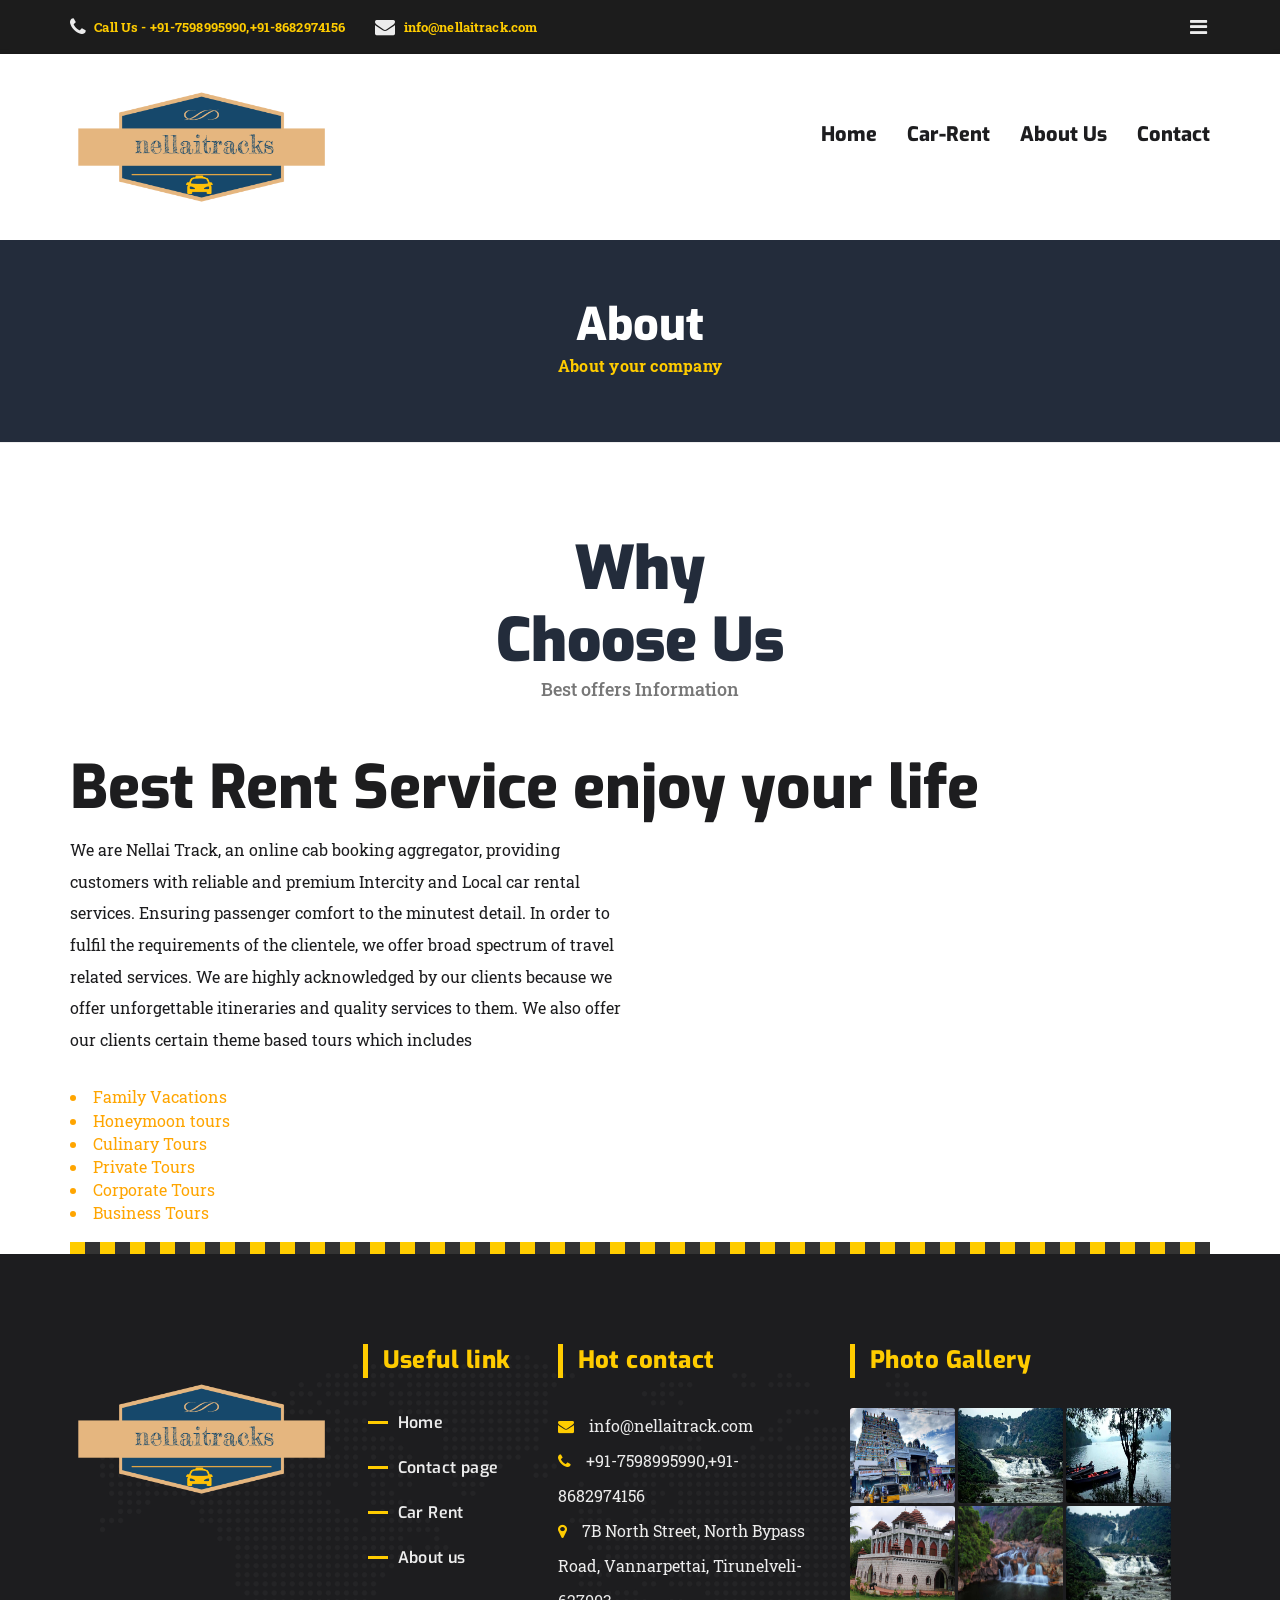
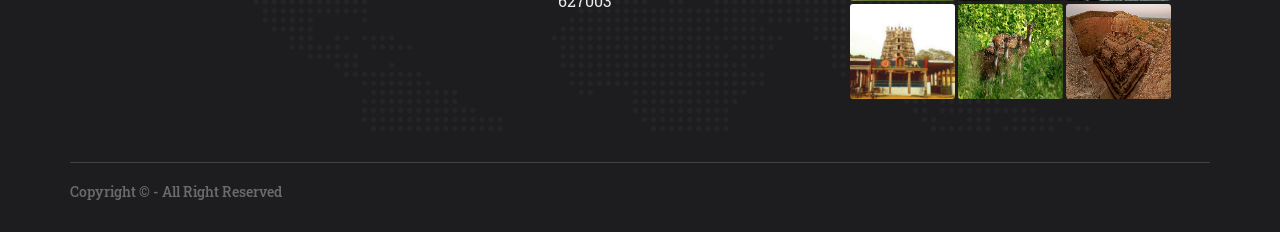
<file: about.html>
<!doctype html>
<html lang="en">

<head>
    <!-- Basic Page Needs
    ================================================== -->
    <meta charset="utf-8">
    <meta http-equiv="X-UA-Compatible" content="IE=edge">

    <!-- Specific Meta
    ================================================== -->
    <meta name="viewport" content="width=device-width, initial-scale=1, maximum-scale=1">
    <meta name="description" content="Call Nellaitrack for Fast Taxi service at lowest fare. Friendly service with customers">
    <meta name="keywords" content="Nellaitrack" />
    <meta name="author" content="">

    <!-- Titles
    ================================================== -->
    <title>About us</title>

    <!-- Favicons
    ================================================== -->
    <link rel="shortcut icon" href="assets/images/favicon.ico">
    <link rel="apple-touch-icon" href="assets/images/apple-touch-icon.png">
    <link rel="apple-touch-icon" sizes="72x72" href="images/apple-touch-icon-72x72.png">
    <link rel="apple-touch-icon" sizes="114x114" href="images/apple-touch-icon-114x114.png">

    <!-- Custom Font
    ================================================== -->
    <link href="https://fonts.googleapis.com/css?family=Exo:400,400i,500,500i,600,600i,700,700i,800,800i,900,900i%7cRoboto+Slab:400,700" rel="stylesheet">

    <!-- CSS
    ================================================== -->
    <link rel="stylesheet" href="assets/css/plugins.min.css">
    <link rel="stylesheet" href="assets/css/icons.min.css">
    <link rel="stylesheet" href="assets/css/style.css">
    <link rel="stylesheet" href="assets/css/color-schemer.css">   
</head>

<body>
    <!-- ====== Header Top Area ====== --> 
    <header class="header-top-area bg-nero">
        <div class="container">
            <div class="row">
                <div class="col-md-6 col-sm-7 hidden-xs">
                    <div class="header-content-left">
                        <ul class="header-top-menu">
                            <li>
                                <a href="#" class="top-left-menu">
                                    <i class="fa fa-phone"></i>
                                    <span>Call Us - +91-7598995990,+91-8682974156</span>
                                </a>
                            </li>
                            <li>
                                <a href="#" class="top-left-menu">
                                    <i class="fa fa-envelope"></i>
                                    <span>info@nellaitrack.com</span>
                                </a>                                 
                            </li>
                        </ul><!-- /.header-top-menu -->
                    </div><!-- /.header-content-left -->
                </div><!-- /.col-md-9 -->

                <div class="col-md-6 col-sm-5">
                    <div class="header-content-right">
                        <ul class="header-top-menu">
                           <!--li>
                                <a href="#" class="language">
                                    <i class="fa fa-language"></i>
                                    <span>Language</span>
                                </a>
                                <ul class="sub-menu">
                                    <li><a href="#">English</a></li>
                                    <li><a href="#">Español</a></li>
                                    <li><a href="#">Français</a></li>
                                    <li><a href="#">Português</a></li>
                                </ul>
                            </li-->
                        </ul>
                        <ul class="header-top-menu">
                            <li>
                               
                            </li>
                            <li>
                                <a href="#" class="trigger-overlay">
                                    <i class="fa fa-bars"></i>
                                </a>
                            </li>
                        </ul>
                    </div><!-- /.left-content -->
                </div><!-- /.col-md-3 -->
            </div><!-- /.row -->
        </div><!-- /.container -->
    </header><!-- /.head-area -->

    <!-- ======= Header Modal Area =======-->
    <div class="header-modal-area">
        <!-- Modal Search -->
        <div class="overlay overlay-scale">
            <button type="button" class="overlay-close">&#x2716;</button>
            <div class="overlay__content">
                <form id="search-form" class="search-form outer" action="#" method="post">
                    <div class="input-group">
                        <input type="text" class=" input--full" placeholder="search text here ..."> 
                    </div>
                    <button class="btn text-uppercase search-button">Search</button>
                </form>
            </div>
        </div>

        <div class="overlay-sidebar">
            <div class="author-area">
                <a href="#" class="closebtn">&times;</a>
                <div class="author-area-content">                
                    <div class="login-author">   
                       <div class="author-info">                    
                            <div class="author-image yellow-border">
                                <img src="assets/images/IMG-20190405-WA0002.jpg" alt="author-image" />
                            </div><!-- /.author-image -->
                            <div class="author-des">
                                <h4 class="author-name">Mr.M.Rajesh kannan,</h4>
                                <p class="author-description">+91-7598995990,+91-8682974156
</p>
                            </div><!-- /.author-des -->
                        </div><!-- /.author-info -->                
                       
                    </div><!-- /.login-author -->
                </div><!-- /.author-area-content -->
            </div><!-- /.author-area -->
        </div><!-- /.overlay-sidebar -->
    </div><!-- /.header-modal-area -->

    <!-- ====== Header Nav Area ====== --> 
    <header class="header-nav-area">
        <div class="container">        
            <div class="row">
                <div class="col-md-3 col-sm-10 col-xs-10">
                    <div class="site-logo">
                        <a href="index.html"><img src="assets/images/nellaitrack.png" alt="logo" /></a>
                    </div><!-- /.logo -->
                </div><!-- /.col-md-3 -->
                <div class="col-md-9 col-sm-2 col-xs-2 pd-right-0">
                    <nav class="site-navigation top-navigation nav-style-one">
                        <div class="menu-wrapper">
                            <div class="menu-content">
                                <ul class="menu-list">
                                    <li>
                                       <a href="index.html">Home</a>
                                        <!--ul class="sub-menu">
                                            <li>
                                                <a href="index.html">Home Layout One</a>
                                            </li>
                                            <li>
                                                <a href="index02.html">Home Layout Two</a>
                                            </li>                                            
                                            <li>
                                                <a href="index03.html">Home Layout Three</a>
                                            </li>                                            
                                            <li>
                                                <a href="index04.html">Home Layout Four</a>
                                            </li>                                            
                                            <li>
                                                <a href="index05.html">Home Layout Five</a>
                                            </li>                                            
                                            <li>
                                                <a href="index06.html">Home Layout Six</a>
                                            </li>                                            
                                            <li>
                                                <a href="index07.html">Home Layout Seven</a>
                                            </li>                                            
                                            <li>
                                                <a href="index08.html">Home Layout Eight</a>
                                            </li>
                                            <li>
                                                <a href="index09.html">Home Layout Nine</a>
                                            </li>                   
                                            <li>
                                                <a href="index10.html">Home Layout Ten</a>
                                            </li>
                                        </ul-->
                                    </li>
                                    <!--li>
                                        <a href="car-single-page.html">Booking</a>
                                    </li-->
                                    <li>
                                        <a href="car-category.html">Car-rent</a>
                                        <!--ul class="sub-menu">
                                            <li>
                                                <a href="car-category.html">Car Category 01</a>
                                            </li>                                               
                                            <li>
                                                <a href="car-category-two.html">Car Category 02</a>
                                            </li>  
                                            <li>
                                                <a href="car-category-three.html">Car Category 03</a>
                                            </li>  
                                            <li>
                                                <a href="car-single-page.html">Car Single Page</a>
                                            </li>                                         
                                        </ul-->
                                    </li>
                                    <!--li>
                                        <a href="#">Pages</a>
                                        <ul class="sub-menu">                                        
                                            <li>
                                                <a href="comming-soon.html">Coming Soon</a>
                                            </li>                                            
                                            <li>
                                                <a href="404.html">404</a>
                                            </li>
                                        </ul>
                                    </li-->
                                    <li>
                                        <a href="about.html">About us</a>
                                    </li>
                                    <!--li>
                                        <a href="#">Blog</a>
                                        <ul class="sub-menu">
                                            <li>
                                                <a href="blog.html">Blog</a>
                                            </li>                                            
                                            <li>
                                                <a href="blog-single.html">Single Post</a>
                                            </li>
                                        </ul>
                                    </li-->
                                    <li>
                                        <a href="contact.html">Contact</a>
                                    </li>
                                </ul> <!-- /.menu-list -->
                            </div> <!-- /.menu-content-->
                        </div> <!-- /.menu-wrapper --> 
                    </nav><!-- /.site-navigation -->
                    <!--Mobile Main Menu-->
                    <div class="mobile-menu-main hidden-md hidden-lg">
                        <div class="menucontent overlaybg"> </div>
                        <div class="menuexpandermain slideRight">
                            <a id="navtoggole-main" class="animated-arrow slideLeft menuclose">
                                <span></span>
                            </a>
                        </div><!--/.menuexpandermain-->

                        <div id="mobile-main-nav" class="mb-navigation slideLeft">
                            <div class="menu-wrapper">
                                <div id="main-mobile-container" class="menu-content clearfix"></div>
                            </div>
                        </div><!--/#mobile-main-nav-->
                    </div><!--/.mobile-menu-main-->
                </div><!-- /.col-md-9 -->
            </div><!-- /.row -->
        </div><!-- /.container -->
    </header><!-- /.header-bottom-area -->

    <!-- ====== Page Header ====== -->
    <div class="page-header nevy-bg">
        <div class="container">
            <div class="row">
                <div class="col-md-12">                
                    <h2 class="page-title">About</h2>
                    <p class="page-description yellow-color">About your company</p>        
                </div><!-- /.col-md-12 -->
            </div><!-- /.row-->
        </div><!-- /.container-fluid -->           
    </div>

    <!-- ====== About Main Content ====== --> 
    <div class="about-main-content mr-top-90">
        <div class="container">
            <div class="row">
                <div class="col-md-12">
                    <div class="about-top-content">
                        <div class="row">
                            <div class="col-md-12">
                                <div class="heading-content-three">
                                    <h2 class="title">Why <br />Choose Us</h2>
                                    <h4 class="sub-title">Best offers Information</h4>
                                </div><!-- /.section-title-area -->
                            </div><!-- /.col-md-12 -->
                        </div><!-- /.row -->
                        <div class="row">
                            <div class="col-md-12">
                                <h2 class="extra-big-title">Best Rent Service enjoy your life</h2>
                            </div><!-- /.col-md-12 -->
                            <div class="col-md-6">
                                <div class="about-content-left">
                                    <p>We are Nellai Track, an online cab booking aggregator, providing customers with reliable and premium Intercity and Local car rental services. Ensuring passenger comfort to the minutest detail.

In order to fulfil the requirements of the clientele, we offer broad spectrum of travel related services. We are highly acknowledged by our clients because we offer unforgettable itineraries and quality services to them. We also offer our clients certain theme based tours which includes</p>
                                    <p> 
						<li style="color: orange">Family Vacations</li>
						<li style="color: orange">Honeymoon tours</li>
						<li style="color: orange">Culinary Tours</li>
						<li style="color: orange">Private Tours</li>
						<li style="color: orange">Corporate Tours</li>
						<li style="color: orange">Business Tours</li>
					</p>
                                </div><!-- /.about-content-left-->
                            </div><!-- /.col-md-5 -->
                            <div class="col-md-6">
                                <!--img src="assets/images/about/about-01.png" alt="car-item" /-->
                            </div><!-- /.col-md-7 -->
                        </div><!-- /.row -->
                    </div><!-- /.top-content -->
                </div><!-- /.col-md-12 -->
            </div><!-- /.row -->
        </div><!-- /.container -->
    </div><!-- /.about-main-content -->

    <!-- ======driver block======= --> 
   

    <!-- ======footer area======= -->
    <div class="container footer-top-border">
        <div class="vehicle-multi-border yellow-black"></div><!-- /.vehicle-multi-border -->
    </div><!-- /.container -->

    <footer class="footer-block bg-black" style="background-image: url(assets/images/footer-bg.png);">
        <div class="container">
            <!-- footer-top-block -->
            <div class="footer-top-block yellow-theme">            
                <div class="row">
                    <div class="col-md-3 col-sm-6">
                        <div class="widget widget_about">    
                            <h3 class="widget-title">
                               
                            </h3><!-- /.widget-title -->
                            <div class="widget-about-content">
                                <img src="assets/images/nellaitrack.png" alt="logo" />
                                <p></p>
                                <!--a href="#" class="button">More</a-->
                            </div><!-- /.widget-content -->
                        </div><!-- /.widget widget_about -->
                    </div><!-- /.col-md-3 -->
                    <div class="col-md-2 col-sm-6">
                        <div class="widget widget_menu">
                            <h3 class="widget-title">
                                Useful link
                            </h3><!-- /.widget-title -->
                            <ul>
                                <li><a href="index.html">Home</a></li>
                                
                                <li><a href="contact.html">Contact page</a></li>
                               
                                <li><a href="car-category.html">Car Rent</a></li>
                                
                                <li><a href="about.html">About us</a></li>
                            </ul> 
                        </div><!-- /.widget -->
                    </div><!-- /.col-md-3 -->

                    <div class="col-md-3 col-sm-6">
                        <div class="widget widget_hot_contact">
                            <h3 class="widget-title">
                                Hot contact 
                            </h3><!-- /.widget-title -->
                            <ul>
                                <li><a href="#"><i class="fa fa-envelope"></i>info@nellaitrack.com</a></li>
                                <li><a href="#"><i class="fa fa-phone"></i>+91-7598995990,+91-8682974156</a></li>
                                <li><a href="#"><i class="fa fa-map-marker"></i>7B North Street, North Bypass Road, Vannarpettai, Tirunelveli-627003</a></li>
                            </ul> 
                        </div><!-- /.widget -->
                       
                    </div><!-- /.col-md-3 -->
     <div class="col-md-4 col-sm-6">
                        <div class="widget widget_photo_gallery">
                            <h3 class="widget-title">
                                Photo Gallery  
                            </h3><!-- /.widget-title -->
                            <ul class="photo-gallery-content">
                                <li>
                                    <a >
                                        <img  src="assets/images/nellaiappar-temple-1.jpg" alt="Kanthimathi-Nellaiyapper Temple" />
                                    </a>
                                </li>
                                <li>
                                    <a >
                                        <img src="assets/images/3415580_f520.jpg" alt="Agasthiyar Falls" />
                                    </a>
                                </li>
                                <li>
                                    <a >
                                        <img src="assets/images/manimuthar-and-papanasam.jpg" alt="Manimuthar And Papanasam Dams" />
                                    </a>
                                </li>
                                <li>
                                    <a >
                                        <img src="assets/images/PK%20Fort.jpg" alt="Kattabomman Memorial Fort" />
                                    </a>
                                </li>
                                <li>
                                    <a >
                                        <img src="assets/images/Manimuthar-Falls_20190116144123.jpg" alt="Manimuthar Waterfalls" />
                                    </a>
                                </li>
                                <li>
                                    <a >
                                        <img src="assets/images/2206.jpg" alt="Banatheertham Falls" />
                                    </a>
                                </li>
                                <li>
                                    <a >
                                        <img src="assets/images/sri-jayaveera-abhayahastha-anjaneya-temple-krishnapuram-tirunelveli-tourist-attraction-3w8gqi0-250.png" alt="Krishnapuram Anchaneyar Temple" />
                                    </a>
                                </li>
                                <li>
                                    <a >
                                        <img src="assets/images/kalakkadu-sanctuary.jpg" alt="Kalakkadu Sanctuary" />
                                    </a>
                                </li>
                                <li>
                                    <a >
                                        <img src="assets/images/471px-S-TN-71_Vettuvan_Koil_Tuticorin.jpg" alt="Vettuvan Koil Temple" />
                                    </a>
                                </li>
                            </ul><!-- /.instagram-image-content -->
                        </div><!-- /.widget -->
                    </div><!-- /.col-md-4 -->
                  
                </div><!-- /.row -->
            </div><!-- /.footer-top-block -->

            <!-- footer-bottom-block -->
            <div class="footer-bottom-block">            
                <div class="row">
                     <div class="col-md-9">
                        <div class="bottom-content-left">
                            <p class="copyright">Copyright &copy;   -  All Right Reserved <a href="#"></a></p>
                        </div><!-- /.bottom-top-content -->
                     </div><!-- /.col-md-9 -->
                     <div class="col-md-3">
                        <div class="bottom-content-right">
                            <!--div class="social-profile">
                                <span class="social-profole-title">Follow Us:</span>
                                <a href="#"><i class="fa fa-instagram"></i></a>
                                <a href="#"><i class="fa fa-heart"></i></a>
                                <a href="#"><i class="fa fa-facebook"></i></a>
                                <a href="#"><i class="fa fa-twitter"></i></a>
                            </div><!-- /.social-profile -->
                        </div><!-- /.bottom-content-right -->
                     </div><!-- /.col-md-3 -->
                </div><!-- /.row -->
            </div><!-- /.footer-bottom-block -->
        </div><!-- /.container -->
    </footer><!-- /.footer-block -->
       
       
    <!-- All The JS Files
    ================================================== --> 
    <script src="assets/js/plugins.min.js"></script>
    <script src="assets/js/carrent.min.js"></script> <!-- main-js -->
</body>
</html>
</file>
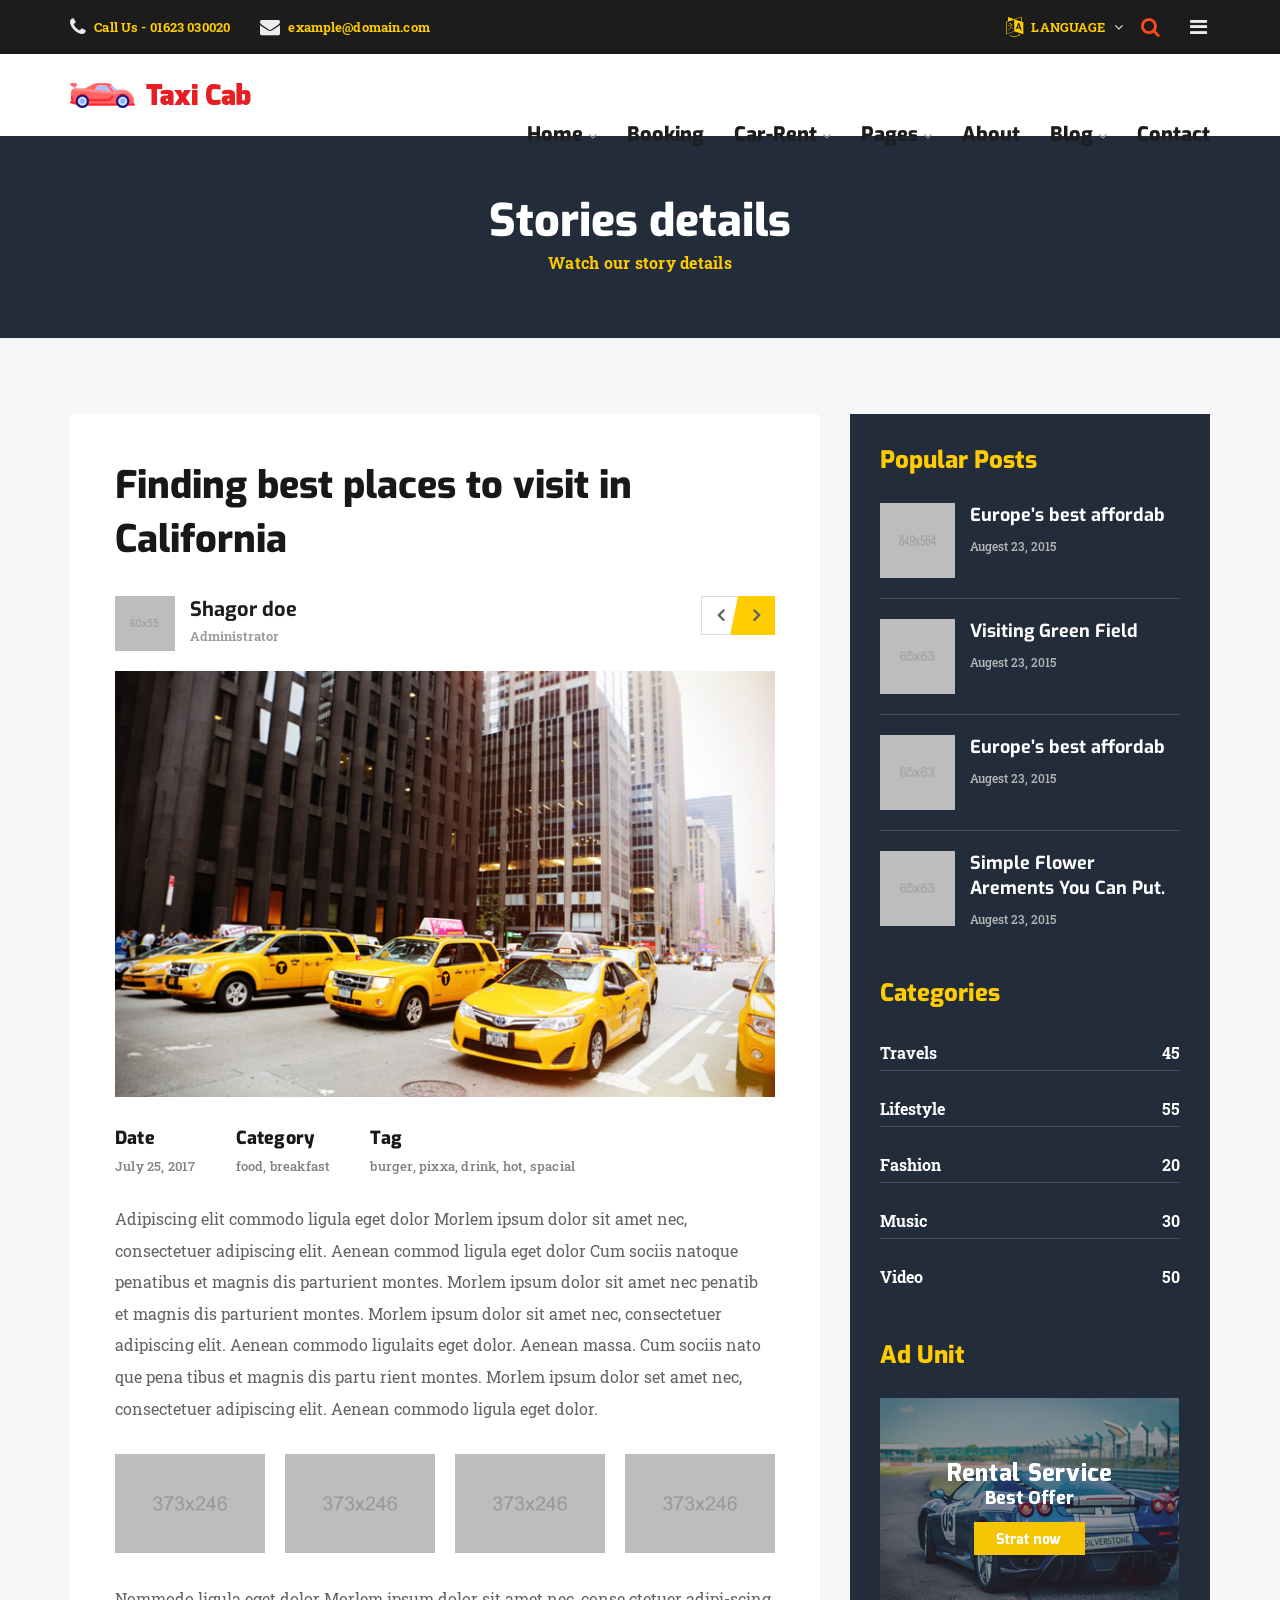
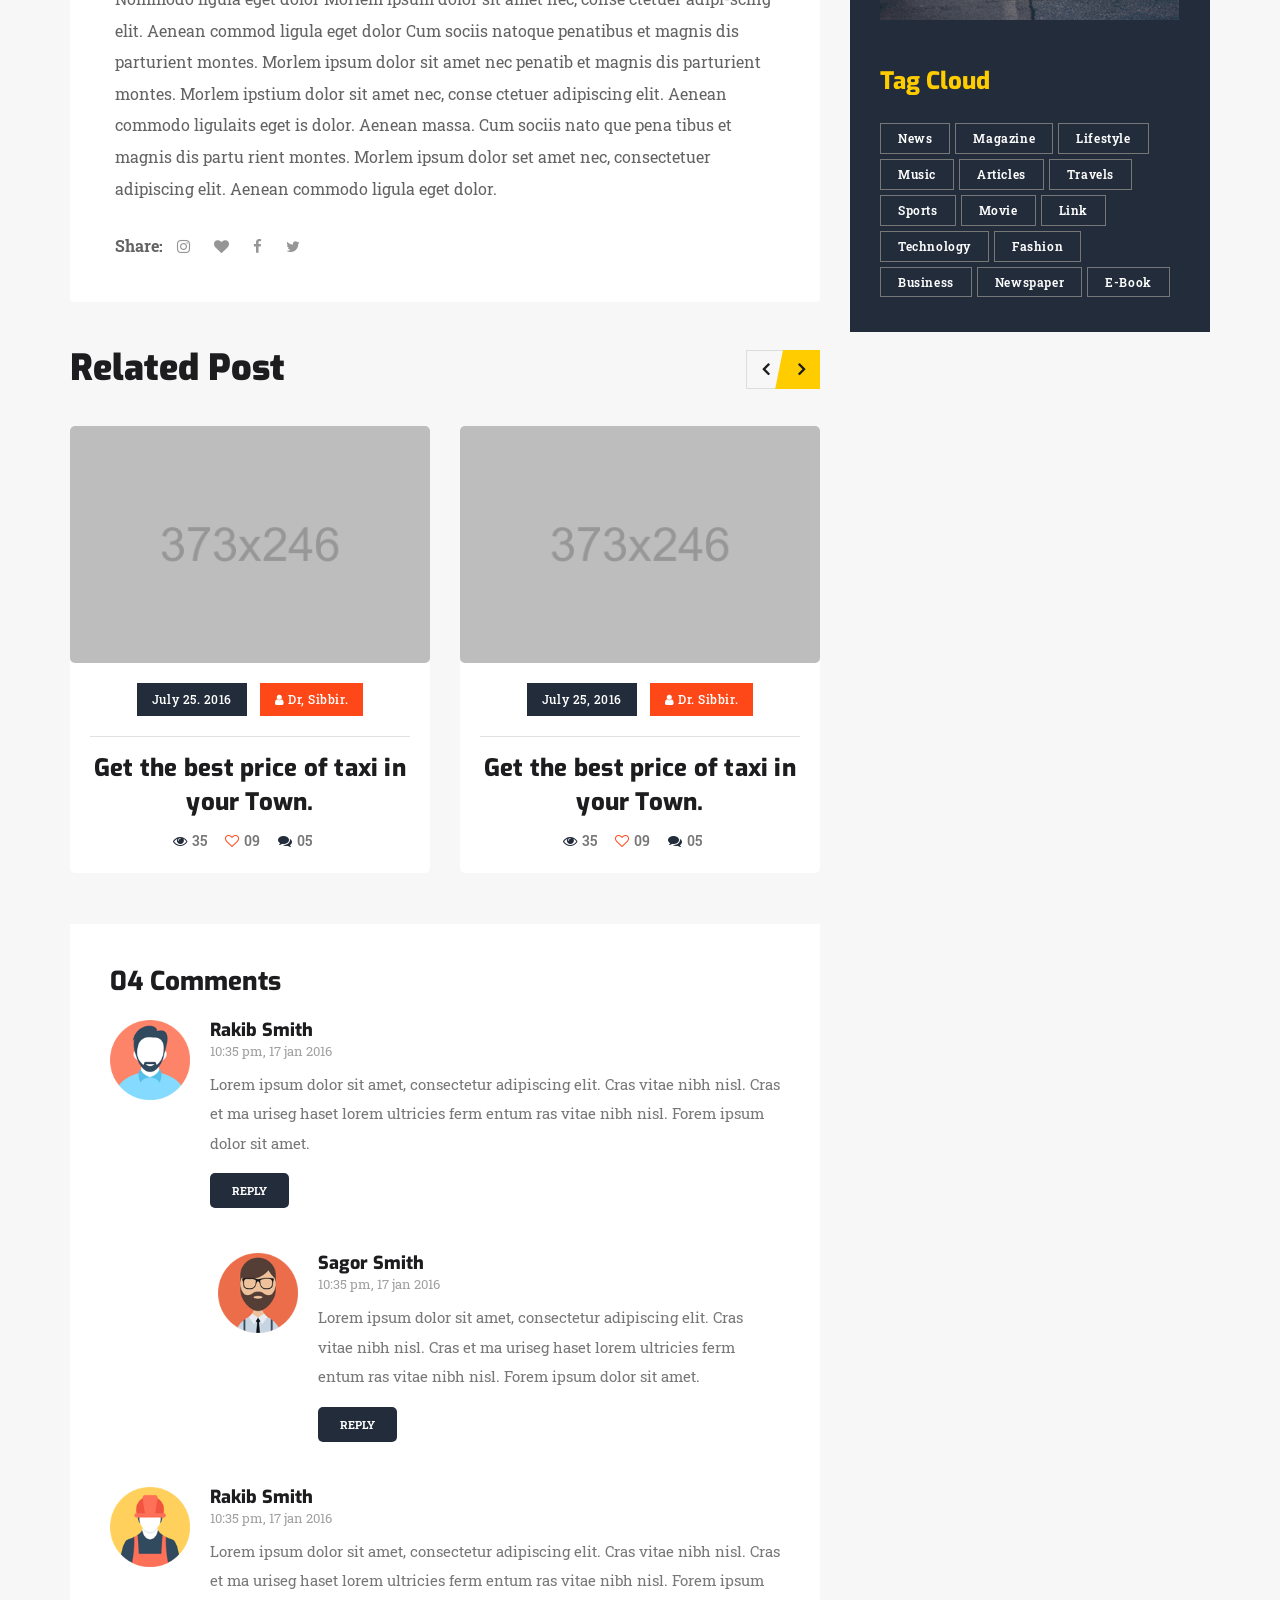
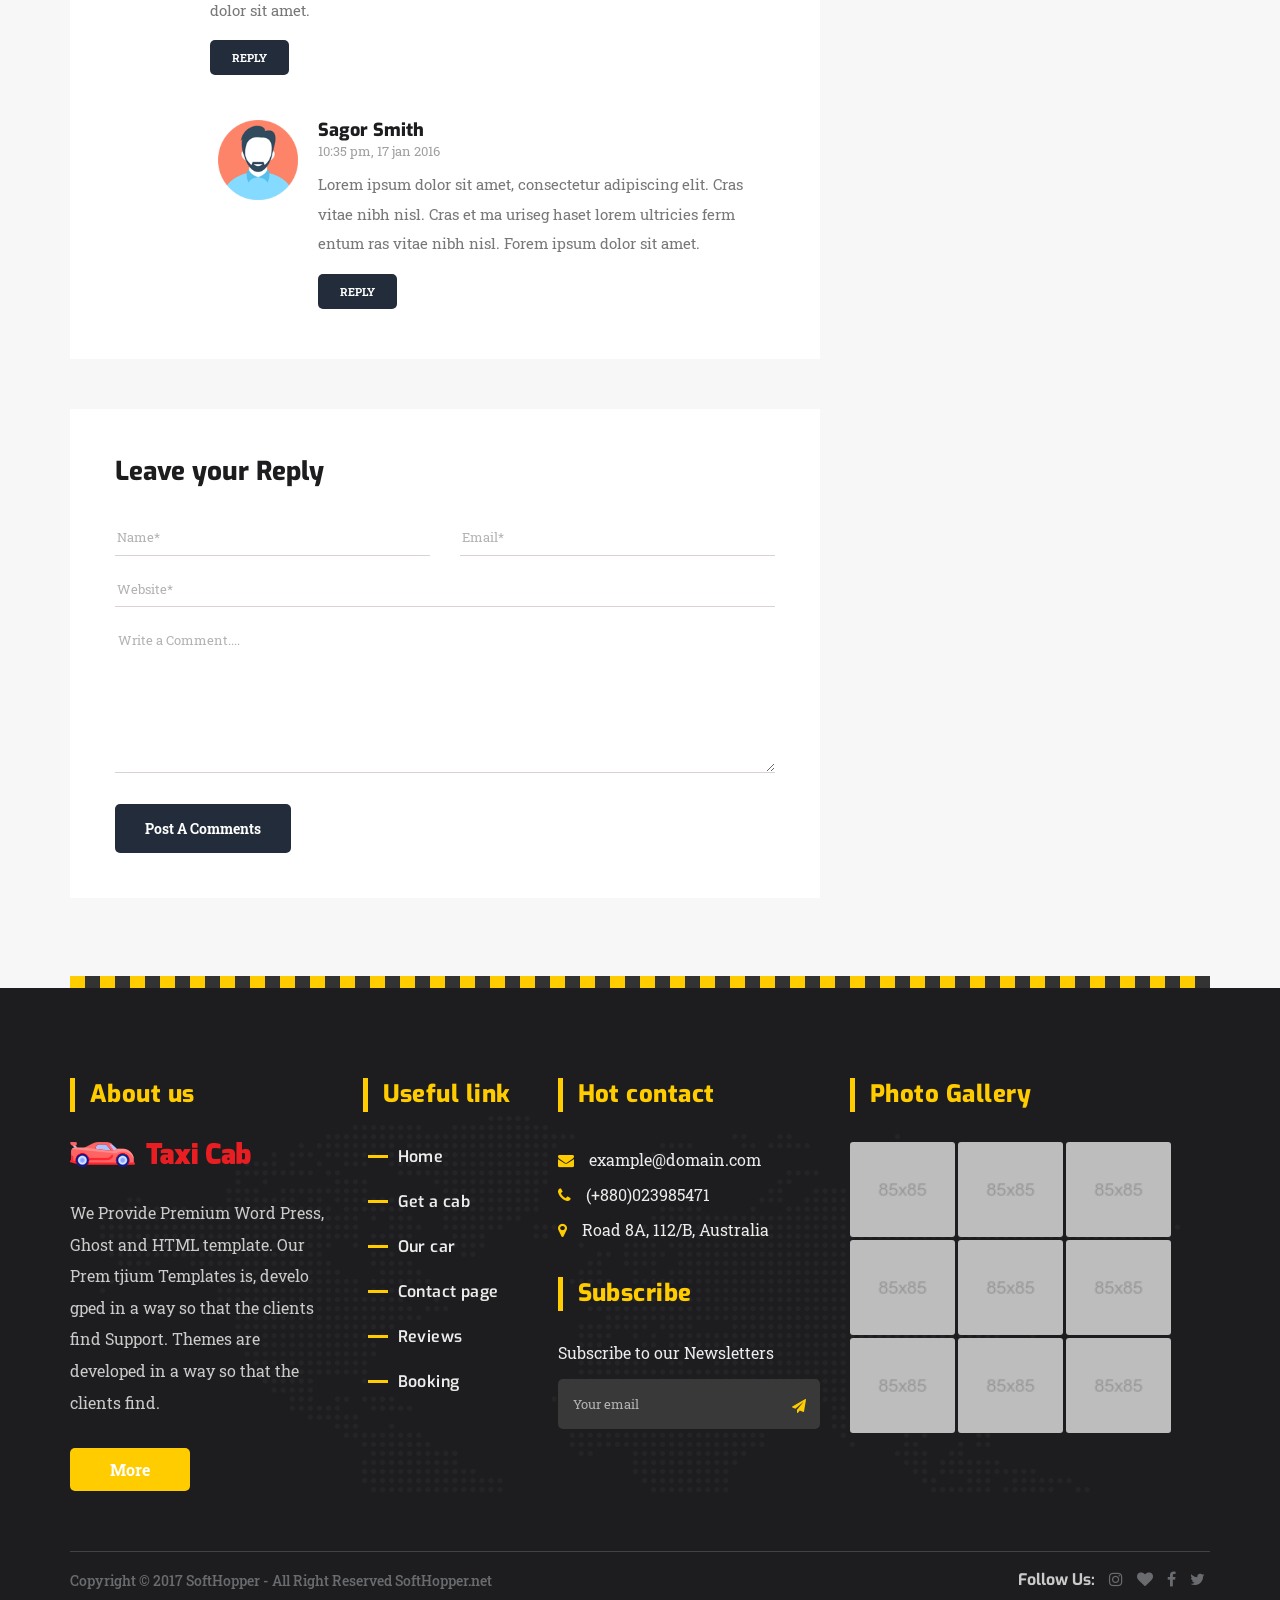
<file: blog-single.html>
<!doctype html>
<html lang="en">

<head>
    <!-- Basic Page Needs
    ================================================== -->
    <meta charset="utf-8">
    <meta http-equiv="X-UA-Compatible" content="IE=edge">

    <!-- Specific Meta
    ================================================== -->
    <meta name="viewport" content="width=device-width, initial-scale=1, maximum-scale=1">
    <meta name="description" content="Texicab is a modern presentation HTML5 Car Rent template.">
    <meta name="keywords" content="HTML5, Template, Design, Development, Car Rent" />
    <meta name="author" content="">

    <!-- Titles
    ================================================== -->
    <title>Blog Page</title>

    <!-- Favicons
    ================================================== -->
    <link rel="shortcut icon" href="assets/images/favicon.ico">
    <link rel="apple-touch-icon" href="assets/images/apple-touch-icon.png">
    <link rel="apple-touch-icon" sizes="72x72" href="images/apple-touch-icon-72x72.png">
    <link rel="apple-touch-icon" sizes="114x114" href="images/apple-touch-icon-114x114.png">

    <!-- Custom Font
    ================================================== -->
    <link href="https://fonts.googleapis.com/css?family=Exo:400,400i,500,500i,600,600i,700,700i,800,800i,900,900i%7cRoboto+Slab:400,700" rel="stylesheet">

    <!-- CSS
    ================================================== -->
    <link rel="stylesheet" href="assets/css/plugins.min.css">
    <link rel="stylesheet" href="assets/css/icons.min.css">
    <link rel="stylesheet" href="assets/css/style.css">
    <link rel="stylesheet" href="assets/css/color-schemer.css">   
</head>

<body class="single">
    <!-- ====== Header Top Area ====== --> 
    <header class="header-top-area bg-nero">
        <div class="container">
            <div class="row">
                <div class="col-md-6 col-sm-7 hidden-xs">
                    <div class="header-content-left">
                        <ul class="header-top-menu">
                            <li>
                                <a href="#" class="top-left-menu">
                                    <i class="fa fa-phone"></i>
                                    <span>Call Us - 01623 030020</span>
                                </a>
                            </li>
                            <li>
                                <a href="#" class="top-left-menu">
                                    <i class="fa fa-envelope"></i>
                                    <span>example@domain.com</span>
                                </a>                                 
                            </li>
                        </ul><!-- /.header-top-menu -->
                    </div><!-- /.header-content-left -->
                </div><!-- /.col-md-9 -->

                <div class="col-md-6 col-sm-5">
                    <div class="header-content-right">
                        <ul class="header-top-menu">
                            <li>
                                <a href="#" class="language">
                                    <i class="fa fa-language"></i>
                                    <span>Language</span>
                                </a>
                                <ul class="sub-menu">
                                    <li><a href="#">English</a></li>
                                    <li><a href="#">Español</a></li>
                                    <li><a href="#">Français</a></li>
                                    <li><a href="#">Português</a></li>
                                </ul><!-- /.sub-menu -->
                            </li>
                        </ul>
                        <ul class="header-top-menu">
                            <li>
                                <a href="#" class="search-open">
                                    <i class="fa fa-search"></i>
                                </a>
                            </li>
                            <li>
                                <a href="#" class="trigger-overlay">
                                    <i class="fa fa-bars"></i>
                                </a>
                            </li>
                        </ul>
                    </div><!-- /.left-content -->
                </div><!-- /.col-md-3 -->
            </div><!-- /.row -->
        </div><!-- /.container -->
    </header><!-- /.head-area -->

    <!-- ======= Header Modal Area =======-->
    <div class="header-modal-area">
        <!-- Modal Search -->
        <div class="overlay overlay-scale">
            <button type="button" class="overlay-close">&#x2716;</button>
            <div class="overlay__content">
                <form id="search-form" class="search-form outer" action="#" method="post">
                    <div class="input-group">
                        <input type="text" class=" input--full" placeholder="search text here ..."> 
                    </div>
                    <button class="btn text-uppercase search-button">Search</button>
                </form>
            </div>
        </div>

        <div class="overlay-sidebar">
            <div class="author-area">
                <a href="#" class="closebtn">&times;</a>
                <div class="author-area-content">                
                    <div class="login-author">   
                        <div class="author-info">                    
                            <div class="author-image yellow-border">
                                <img src="assets/images/driver/driver-03.png" alt="author-image" />
                            </div><!-- /.author-image -->
                            <div class="author-des">
                                <h4 class="author-name">Mr. Johan Smith</h4>
                                <p class="author-description">Programmer</p>
                            </div><!-- /.author-des -->
                        </div><!-- /.author-info -->             
                        <div class="author-menu">
                            <ul class="yellow-color">
                                <li><a href=""><i class="fa fa-user-circle-o"></i>Author Dashboard</a></li>
                                <li><a href=""><i class="fa fa-envelope-open"></i>Your Inbox</a></li>
                                <li><a href=""><i class="fa fa-location-arrow"></i>Track your texi</a></li>
                                <li><a href=""><i class="fa fa-area-chart"></i>Your Bookings Status</a></li>
                                <li><a href=""><i class="fa fa-automobile"></i>New Bookings</a></li>
                                <li><a href=""><i class="fa fa-archive"></i>Your Bookings</a></li>
                                <li><a href=""><i class="fa fa-money"></i>Your Deposit - $150.00</a></li>
                                <li><a href=""><i class="fa fa-sign-out"></i>Sign Out</a></li>
                            </ul>
                        </div><!-- /.author-menu -->
                    </div><!-- /.login-author -->
                </div><!-- /.author-area-content -->
            </div><!-- /.author-area -->
        </div><!-- /.overlay-sidebar -->
    </div><!-- /.header-modal-area -->

    <!-- ====== Header Nav Area ====== --> 
    <header class="header-nav-area">
        <div class="container">        
            <div class="row">
                <div class="col-md-3 col-sm-10 col-xs-10">
                    <div class="site-logo">
                        <a href="index.html"><img src="assets/images/car-logo.png" alt="logo" /></a>
                    </div><!-- /.logo -->
                </div><!-- /.col-md-3 -->
                <div class="col-md-9 col-sm-2 col-xs-2 pd-right-0">
                    <nav class="site-navigation top-navigation nav-style-one">
                        <div class="menu-wrapper">
                            <div class="menu-content">
                                <ul class="menu-list">
                                    <li>
                                        <a href="#">Home</a>
                                        <ul class="sub-menu">
                                            <li>
                                                <a href="index.html">Home Layout One</a>
                                            </li>
                                            <li>
                                                <a href="index02.html">Home Layout Two</a>
                                            </li>                                            
                                            <li>
                                                <a href="index03.html">Home Layout Three</a>
                                            </li>                                            
                                            <li>
                                                <a href="index04.html">Home Layout Four</a>
                                            </li>                                            
                                            <li>
                                                <a href="index05.html">Home Layout Five</a>
                                            </li>                                            
                                            <li>
                                                <a href="index06.html">Home Layout Six</a>
                                            </li>                                            
                                            <li>
                                                <a href="index07.html">Home Layout Seven</a>
                                            </li>                                            
                                            <li>
                                                <a href="index08.html">Home Layout Eight</a>
                                            </li>
                                            <li>
                                                <a href="index09.html">Home Layout Nine</a>
                                            </li>                   
                                            <li>
                                                <a href="index10.html">Home Layout Ten</a>
                                            </li>
                                        </ul>
                                    </li>
                                    <li>
                                        <a href="car-single-page.html">Booking</a>
                                    </li>
                                    <li>
                                        <a href="#">Car-rent</a>
                                        <ul class="sub-menu">
                                            <li>
                                                <a href="car-category.html">Car Category 01</a>
                                            </li>                                               
                                            <li>
                                                <a href="car-category-two.html">Car Category 02</a>
                                            </li>  
                                            <li>
                                                <a href="car-category-three.html">Car Category 03</a>
                                            </li>  
                                            <li>
                                                <a href="car-single-page.html">Car Single Page</a>
                                            </li>                                         
                                        </ul>
                                    </li>
                                    <li>
                                        <a href="#">Pages</a>
                                        <ul class="sub-menu">                                        
                                            <li>
                                                <a href="comming-soon.html">Coming Soon</a>
                                            </li>                                            
                                            <li>
                                                <a href="404.html">404</a>
                                            </li>
                                        </ul>
                                    </li>
                                    <li>
                                        <a href="about.html">About</a>
                                    </li>
                                    <li>
                                        <a href="#">Blog</a>
                                        <ul class="sub-menu">
                                            <li>
                                                <a href="blog.html">Blog</a>
                                            </li>                                            
                                            <li>
                                                <a href="blog-single.html">Single Post</a>
                                            </li>
                                        </ul>
                                    </li>
                                    <li>
                                        <a href="contact.html">Contact</a>
                                    </li>
                                </ul> <!-- /.menu-list -->
                            </div> <!-- /.menu-content-->
                        </div> <!-- /.menu-wrapper --> 
                    </nav><!-- /.site-navigation -->
                    <!--Mobile Main Menu-->
                    <div class="mobile-menu-main hidden-md hidden-lg">
                        <div class="menucontent overlaybg"> </div>
                        <div class="menuexpandermain slideRight">
                            <a id="navtoggole-main" class="animated-arrow slideLeft menuclose">
                                <span></span>
                            </a>
                        </div><!--/.menuexpandermain-->

                        <div id="mobile-main-nav" class="mb-navigation slideLeft">
                            <div class="menu-wrapper">
                                <div id="main-mobile-container" class="menu-content clearfix"></div>
                            </div>
                        </div><!--/#mobile-main-nav-->
                    </div><!--/.mobile-menu-main-->
                </div><!-- /.col-md-9 -->
            </div><!-- /.row -->
        </div><!-- /.container -->
    </header><!-- /.header-bottom-area -->

    <!-- ====== Page Header ====== -->
    <div class="page-header background nevy-bg">
        <div class="container">
            <div class="row">
                <div class="col-md-12">                
                    <h2 class="page-title">Stories details</h2>
                    <p class="page-description">Watch our story details</p>        
                </div><!-- /.col-md-12 -->
            </div><!-- /.row-->
        </div><!-- /.container-fluid -->           
    </div>

    <!-- ======Block Single Block====== --> 
    <div class="blog-single-block bg-gray-color pd-btm-60">
        <div class="container">
            <div class="row">
                <!-- Blog single Content -->
                <div class="col-md-8">
                    <div class="single-main-content">
                        <article class="post-content">
                            <div class="entry-header">
                                <h2 class="entry-title">Finding best places to visit in California</h2>
                            </div><!-- /.entry-header -->

                            <div class="author-content clearfix hidden-xs">
                                <div class="entry-author pull-left">
                                    <div class="author-image">
                                        <img src="assets/images/author.jpg" alt="blog" />
                                    </div><!-- /.image -->

                                    <div class="author-details">
                                        <h4 class="author-name">Shagor doe</h4>
                                        <p class="author-designation">Administrator</p>
                                    </div>
                                </div><!-- /.pull-left -->
                                
                                <div class="post-navigation block-navigation-area yellow-theme">
                                    <div class="item-navigation pull-right">
                                        <a href="#" class="previous-item">
                                            <i class="fa fa-angle-left"></i> 
                                        </a>
                                        <a href="#" class="next-item">
                                            <i class="fa fa-angle-right"></i> 
                                        </a>
                                    </div><!-- /.item-navigation -->
                                </div><!-- /.post-navigation -->
                            </div><!-- /.author-content -->
    
                            <figure class="post-thumb">
                                <img src="assets/images/single-blog.jpg" alt="blog">
                            </figure><!-- /.post-thumb -->

                            <div class="single-post">
                                <div class="entry-meta">
                                    <div class="entry-date">
                                        <div class="meta-title">Date</div> 
                                        <a href="#">July 25, 2017</a>
                                    </div>
                            
                                    <div class="entry-category">
                                        <div class="meta-title">Category</div> 
                                        <a href="#">food</a>,
                                        <a href="#">breakfast</a>
                                    </div>      

                                    <div class="entry-tag">
                                        <div class="meta-title">Tag</div> 
                                        <a href="#">burger</a>,
                                        <a href="#">pixxa</a>,
                                        <a href="#">drink</a>,
                                        <a href="#">hot</a>,
                                        <a href="#">spacial</a>
                                    </div>          
                                </div><!-- /.entry-meta -->

                                <div class="entry-content">
                                    <p>Adipiscing elit commodo ligula eget dolor Morlem ipsum dolor sit amet nec, consectetuer adipiscing elit. Aenean commod ligula eget dolor Cum sociis natoque penatibus et magnis dis parturient montes. Morlem ipsum dolor sit amet nec penatib et magnis dis parturient montes. Morlem ipsum dolor sit amet nec, consectetuer adipiscing elit. Aenean commodo ligulaits eget dolor. Aenean massa. Cum sociis nato que pena tibus et magnis dis partu rient montes. Morlem ipsum dolor set amet nec, consectetuer adipiscing elit. Aenean commodo ligula eget dolor.</p>
                                
                                    <div class="gallery gallery-columns-4">
                                        <figure class="gallery-item">
                                            <a href="#">
                                                <img src="assets/images/blog/blog-one.png" alt="blog">
                                            </a>
                                        </figure><!-- /.gallery-item -->                                    
                                        <figure class="gallery-item">
                                            <a href="#">
                                                <img src="assets/images/blog/blog-two.png" alt="blog">
                                            </a>
                                        </figure><!-- /.gallery-item -->

                                        <figure class="gallery-item">
                                            <a href="#">
                                                <img src="assets/images/blog/blog-three.png" alt="blog">
                                            </a>
                                        </figure><!-- /.gallery-item -->                                    
                                        <figure class="gallery-item">
                                            <a href="#">
                                                <img src="assets/images/blog/blog-one.png" alt="blog">
                                            </a>
                                        </figure><!-- /.gallery-item -->
                                    </div><!-- /.gallery -->
                                
                                    <p>Nommodo ligula eget dolor Morlem ipsum dolor sit amet nec, conse ctetuer adipi-scing elit. Aenean commod ligula eget dolor Cum sociis natoque penatibus et magnis dis parturient montes. Morlem ipsum dolor sit amet nec penatib et magnis dis parturient montes. Morlem ipstium dolor sit amet nec, conse ctetuer adipiscing elit. Aenean commodo ligulaits eget is dolor. Aenean massa. Cum sociis nato que pena tibus et magnis dis partu rient montes. Morlem ipsum dolor set amet nec, consectetuer adipiscing elit. Aenean commodo ligula eget dolor.</p>
                                </div><!-- /.entry-content -->
                            </div><!-- /.single-post -->

                            <div class="entry-share">
                                <span class="meta-name">Share:</span>
                                <a href="#"><i class="fa fa-instagram"></i></a>
                                <a href="#"><i class="fa fa-heart"></i></a>
                                <a href="#"><i class="fa fa-facebook"></i></a>
                                <a href="#"><i class="fa fa-twitter"></i></a>
                            </div><!-- /.entry-share -->
                        </article><!-- /.post -->
                    </div><!-- /.single-main -->

                    <!-- ======Related Post BLock======= --> 
                    <div class="related-blog bg-gray-color">
                        <div class="row tb default-margin-bottom yellow-theme">
                            <!-- block-title-area -->
                            <div class="col-md-10 block-title-area tb-cell">
                                <div class="heading-content style-one">
                                    <h2 class="title">Related Post</h2>
                                </div><!-- /.heading-content-one -->
                            </div><!-- /.col-md-10 -->

                            <!-- block-navigation-area -->
                            <div class="col-md-2 block-navigation-area hidden-xs tb-cell">
                                <div class="item-navigation nav-right">
                                    <a href="#" class="previous-item">
                                        <i class="fa fa-angle-left"></i> 
                                    </a>

                                    <a href="#" class="next-item">
                                        <i class="fa fa-angle-right"></i> 
                                    </a>
                                </div><!-- /.item-navigation -->
                            </div><!-- /.col-md-2 -->
                        </div><!-- /.row --> 

                        <!-- /.vehicle-slider -->
                        <div class="blog-related-slider slider-style-two owl-carousel" data-item="[2,2,2,1]">
                            <div class="item">
                                <article class="post">
                                    <figure class="post-thumb">
                                        <a href="#">
                                            <img src="assets/images/blog/blog-one.png" alt="blog" />
                                        </a>
                                    </figure><!-- /.post-thumb -->
                                    <div class="post-content">  
                                        <div class="entry-meta">
                                            <span class="entry-date nevy-bg">
                                                July 25. 2016
                                            </span>
                                            <span class="entry-author red-bg">
                                                <i class="fa fa-user"></i>
                                                <a href="#">Dr, Sibbir.</a>
                                            </span>
                                        </div><!-- /.entry-meta -->
                                        <h2 class="entry-title">
                                            <a href="#">Get the best price of taxi in your Town.</a>
                                        </h2><!-- /.entry-title -->
                                        <div class="entry-footer">
                                            <div class="entry-footer-meta">
                                                <span class="entry-view"><i class="fa fa-eye"></i>35</span>
                                                <span class="entry-like"><a href="#"><i class="fa fa-heart-o"></i>09</a></span>
                                                <span class="entry-comments"><a href="#"><i class="fa fa-comments"></i>05</a></span>
                                            </div><!-- /.entry-footer-meta -->
                                        </div><!-- /.entry-footer -->
                                    </div><!-- /.post-content -->
                                </article><!-- /.post -->
                            </div><!-- /.item -->
                            
                            <div class="item">
                                <article class="post">
                                    <figure class="post-thumb">
                                        <a href="#">
                                            <img src="assets/images/blog/blog-two.png" alt="blog" />
                                        </a>
                                    </figure><!-- /.post-thumb -->
                                    <div class="post-content">  
                                        <div class="entry-meta">
                                            <span class="entry-date nevy-bg">
                                                July 25, 2016
                                            </span>
                                            <span class="entry-author red-bg">
                                                <i class="fa fa-user"></i>
                                                <a href="#">Dr. Sibbir.</a>
                                            </span>
                                        </div><!-- /.entry-meta -->
                                        <h2 class="entry-title">
                                            <a href="#">Get the best price of taxi in your Town.</a>
                                        </h2><!-- /.entry-title -->
                                        <div class="entry-footer">
                                            <div class="entry-footer-meta">
                                                <span class="entry-view"><i class="fa fa-eye"></i>35</span>
                                                <span class="entry-like"><a href="#"><i class="fa fa-heart-o"></i>09</a></span>
                                                <span class="entry-comments"><a href="#"><i class="fa fa-comments"></i>05</a></span>
                                            </div><!-- /.entry-footer-meta -->
                                        </div><!-- /.entry-footer -->
                                    </div><!-- /.post-content -->
                                </article><!-- /.post -->
                            </div><!-- /.item -->
                            
                            <div class="item">
                                <article class="post">
                                    <figure class="post-thumb">
                                        <a href="#">
                                            <img src="assets/images/blog/blog-three.png" alt="blog" />
                                        </a>
                                    </figure><!-- /.post-thumb -->
                                    <div class="post-content">  
                                        <div class="entry-meta">
                                            <span class="entry-date nevy-bg">
                                                July 25, 2016
                                            </span>
                                            <span class="entry-author red-bg">
                                                <i class="fa fa-user"></i>
                                                <a href="#">Dr. Sibbir.</a>
                                            </span>
                                        </div><!-- /.entry-meta -->
                                        <h2 class="entry-title">
                                            <a href="#">Get the best price of taxi in your Town.</a>
                                        </h2><!-- /.entry-title -->
                                        <div class="entry-footer">
                                            <div class="entry-footer-meta">
                                                <span class="entry-view"><i class="fa fa-eye"></i>35</span>
                                                <span class="entry-like"><a href="#"><i class="fa fa-heart-o"></i>09</a></span>
                                                <span class="entry-comments"><a href="#"><i class="fa fa-comments"></i>05</a></span>
                                            </div><!-- /.entry-footer-meta -->
                                        </div><!-- /.entry-footer -->
                                    </div><!-- /.post-content -->
                                </article><!-- /.post -->
                            </div><!-- /.item -->

                            <div class="item">
                                <article class="post">
                                    <figure class="post-thumb">
                                        <a href="#">
                                            <img src="assets/images/blog/blog-one.png" alt="blog" />
                                        </a>
                                    </figure><!-- /.post-thumb -->
                                    <div class="post-content">  
                                        <div class="entry-meta">
                                            <span class="entry-date nevy-bg">
                                                July 25, 2016
                                            </span>
                                            <span class="entry-author red-bg">
                                                <i class="fa fa-user"></i>
                                                Dr. Sibbir.
                                            </span>
                                        </div><!-- /.entry-meta -->
                                        <h2 class="entry-title">
                                            <a href="#">Get the best price of taxi in your Town.</a>
                                        </h2><!-- /.entry-title -->
                                        <div class="entry-footer">
                                            <div class="entry-footer-meta">
                                                <span class="entry-view"><i class="fa fa-eye"></i>35</span>
                                                <span class="entry-like"><a href="#"><i class="fa fa-heart-o"></i>09</a></span>
                                                <span class="entry-comments"><a href="#"><i class="fa fa-comments"></i>05</a></span>
                                            </div><!-- /.entry-footer-meta -->
                                        </div><!-- /.entry-footer -->
                                    </div><!-- /.post-content -->
                                </article><!-- /.post -->
                            </div><!-- /.item -->
                        </div><!-- /.vehicle-slider -->
                    </div><!-- /.related-blog-->

                    <div id="comments" class="comments-area color-white">
                        <div class="comments-main-content">
                            <div class="row">
                                <div class="col-md-12">
                                    <h3 class="comments-title">04 Comments</h3><!--/.comments-title-->
                                </div><!--/.col-md-12-->
                            </div><!--/.row-->
                            <div class="row">
                                <div class="col-md-12">
                                    <ol class="comment-list">
                                        <li class="comment">
                                            <div class="comment-body">
                                                <div class="comment-meta">
                                                    <div class="comment-author vcard">
                                                        <div class="author-img">
                                                            <img alt="" src="assets/images/comment/comment-one.png" class="avatar photo">
                                                        </div>
                                                    </div><!--/.comment-author-->
                                                    <div class="comment-metadata"><b class="author">Rakib Smith</b>
                                                        <span class="date">10:35 pm, 17 jan 2016</span>
                                                    </div><!--/.comment-metadata-->
                                                </div><!--/.comment-meta-->
                                                <div class="comment-details">
                                                    <div class="comment-content">
                                                        <p>Lorem ipsum dolor sit amet, consectetur adipiscing elit. Cras vitae nibh nisl. Cras et ma uriseg haset lorem ultricies ferm entum ras vitae nibh nisl. Forem ipsum dolor sit amet. </p>
                                                    </div><!--/.comment-content-->
                                                    <div class="reply">
                                                        <a href="#" class="comment-reply-link">Reply </a>
                                                    </div><!--/.reply-->
                                                </div><!-- /.comment-details-->
                                            </div><!--/.comment-body-->
                                            <ol class="children">
                                                <li class="comment">
                                                    <div class="comment-body">
                                                        <div class="comment-meta">
                                                            <div class="comment-author vcard">
                                                                <div class="author-img">
                                                                    <img alt="" src="assets/images/comment/comment-two.png" class="avatar photo">
                                                                </div>
                                                            </div><!--/.comment-author-->
                                                            <div class="comment-metadata"><b class="author">Sagor Smith</b>
                                                                <span class="date">10:35 pm, 17 jan 2016</span>
                                                            </div><!--/.comment-metadata-->
                                                        </div><!--/.comment-meta-->
                                                        <div class="comment-details">
                                                            <div class="comment-content">
                                                                <p>Lorem ipsum dolor sit amet, consectetur adipiscing elit. Cras vitae nibh nisl. Cras et ma uriseg haset lorem ultricies ferm entum ras vitae nibh nisl. Forem ipsum dolor sit amet. </p>
                                                            </div><!--/.comment-content-->
                                                            <div class="reply">
                                                                <a href="#" class="comment-reply-link">Reply </a>
                                                            </div><!--/.reply-->
                                                        </div><!-- /.comment-details-->
                                                    </div><!--/.comment-body-->
                                                </li><!--/.comment-->
                                            </ol><!--/.children-->
                                        </li><!--/.comment-body-->
                                        <li class="comment">
                                            <div class="comment-body">
                                                <div class="comment-meta">
                                                    <div class="comment-author vcard">
                                                        <div class="author-img">
                                                            <img alt="" src="assets/images/comment/comment-three.png" class="avatar photo">
                                                        </div>
                                                    </div><!--/.comment-author-->
                                                    <div class="comment-metadata"><b class="author">Rakib Smith</b>
                                                        <span class="date">10:35 pm, 17 jan 2016</span>
                                                    </div><!--/.comment-metadata-->
                                                </div><!--/.comment-meta-->
                                                <div class="comment-details">
                                                    <div class="comment-content">
                                                        <p>Lorem ipsum dolor sit amet, consectetur adipiscing elit. Cras vitae nibh nisl. Cras et ma uriseg haset lorem ultricies ferm entum ras vitae nibh nisl. Forem ipsum dolor sit amet. </p>
                                                    </div><!--/.comment-content-->
                                                    <div class="reply">
                                                        <a href="#" class="comment-reply-link">Reply </a>
                                                    </div><!--/.reply-->
                                                </div><!-- /.comment-details-->
                                            </div><!--/.comment-body-->
                                            <ol class="children">
                                                <li class="comment">
                                                    <div class="comment-body">
                                                        <div class="comment-meta">
                                                            <div class="comment-author vcard">
                                                                <div class="author-img">
                                                                    <img alt="" src="assets/images/comment/comment-four.png" class="avatar photo">
                                                                </div>
                                                            </div><!--/.comment-author-->
                                                            <div class="comment-metadata"><b class="author">Sagor Smith</b>
                                                                <span class="date">10:35 pm, 17 jan 2016</span>
                                                            </div><!--/.comment-metadata-->
                                                        </div><!--/.comment-meta-->
                                                        <div class="comment-details">
                                                            <div class="comment-content">
                                                                <p>Lorem ipsum dolor sit amet, consectetur adipiscing elit. Cras vitae nibh nisl. Cras et ma uriseg haset lorem ultricies ferm entum ras vitae nibh nisl. Forem ipsum dolor sit amet. </p>
                                                            </div><!--/.comment-content-->
                                                            <div class="reply">
                                                                <a href="#" class="comment-reply-link">Reply </a>
                                                            </div><!--/.reply-->
                                                        </div><!-- /.comment-details-->
                                                    </div><!--/.comment-body-->
                                                </li><!--/.comment-->
                                            </ol><!--/.children-->
                                        </li><!--/.comment-body-->
                                    </ol><!--/.comment-list-->
                                </div><!--/.col-md-12-->
                            </div><!--/.row-->
                        </div><!-- /.comments-main-content -->
                    </div><!-- /.comments-area -->

                    <div id="respond" class="comment-respond box-radius bg-gray-color">
                        <div class="comments-main-content bg-white-color">
                            <div class="row">
                                <div class="col-md-12">
                                    <h3 class="comment-reply-title">Leave your Reply</h3><!--/.comment-reply-title-->
                                </div><!--/.col-md-12-->
                            </div><!--/.row-->
                            <div class="row">
                                <div class="col-md-12">
                                    <form action="comments-post.php" method="post" id="comment_form" name="commentForm">
                                        <div class="row">
                                            <div class="col-md-6 col-sm-6 padding-right">
                                                <p>
                                                    <input type="text" name="name" aria-required="true" placeholder="Name*" class="form-controllar"> </p>
                                            </div><!--/.col-md-6-->
                                            <div class="col-md-6 col-sm-6">
                                                <p>
                                                    <input type="text" name="email" aria-required="true" placeholder="Email*" class="form-controllar"> </p>
                                            </div><!--/.col-md-6-->
                                            <div class="col-md-12">
                                                <p>
                                                    <input type="text" placeholder="Website*" aria-required="true" id="url" name="url" class="form-controllar"> </p>
                                            </div><!--/.col-md-12-->
                                            <div class="col-md-12">
                                                <p>
                                                    <textarea name="message" id="message" aria-required="true" rows="1" cols="10" placeholder="Write a Comment...." class="form-controllar"></textarea>
                                                </p>
                                            </div><!--/.col-md-12-->
                                            <div class="col-md-12">
                                                <p class="form-submit ">
                                                    <button type="submit" id="submit" class="button nevy-bg">Post a comments</button>
                                                </p>
                                            </div><!--/.col-md-12-->
                                        </div><!--/.row-->
                                    </form><!--/#comment_form-->
                                </div><!--/.col-md-12-->
                            </div><!--/.row-->
                        </div><!-- /.comments-main-content -->
                    </div><!-- /.comment-respond -->
                </div><!-- /.col-md-8 -->
                
                <!-- Blog Sidebar Content -->
                 <div class="col-md-4 blog-sidebar">
                     <div class="blog-content-right nevy-bg">
                         <div class="widget widget_popular_posts clearfix">
                             <h4 class="widget-title">Popular Posts</h4><!-- /.widget-title -->

                             <div class="widget-content">
                                 <div class="post-content clearfix">
                                     <div class="image-content">
                                         <a href="#">
                                             <img src="assets/images/post/post01.jpg" alt="post" />
                                         </a>
                                     </div><!-- /.image-content -->
                                     <div class="post-info">
                                         <h5 class="widget-post-title"><a href="#">Europe’s best affordab</a></h5>
                                         <span class="post-date">Augest 23, 2015</span>
                                     </div><!-- /.post-info -->
                                 </div><!-- /.post-content -->
                                 <div class="post-content clearfix">
                                     <div class="image-content">
                                         <a href="#">
                                             <img src="assets/images/post/post02.jpg" alt="post" />
                                         </a>
                                     </div><!-- /.image-content -->
                                     <div class="post-info">
                                         <h5 class="widget-post-title"><a href="#">Visiting Green Field</a></h5>
                                         <span class="post-date">Augest 23, 2015</span>
                                     </div><!-- /.post-info -->
                                 </div><!-- /.post-content -->
                                 <div class="post-content clearfix">
                                     <div class="image-content">
                                         <a href="#">
                                             <img src="assets/images/post/post03.jpg" alt="post" />
                                         </a>
                                     </div><!-- /.image-content -->
                                     <div class="post-info">
                                        <h5 class="widget-post-title"><a href="#">Europe’s best affordab</a></h5>
                                        <span class="post-date">Augest 23, 2015</span>
                                     </div><!-- /.post-info -->
                                 </div><!-- /.post-content -->
                                 <div class="post-content clearfix">
                                     <div class="image-content">
                                         <a href="#">
                                             <img src="assets/images/post/post04.jpg" alt="post" />
                                         </a>
                                     </div><!-- /.image-content -->
                                     <div class="post-info">
                                         <h5 class="widget-post-title"><a href="#">Simple Flower Arements You Can Put.</a></h5>
                                        <span class="post-date">Augest 23, 2015</span>
                                     </div><!-- /.post-info -->
                                 </div><!-- /.post-content -->
                             </div><!-- /.widget-content -->
                         </div><!-- /.widget widget_popular_post -->

                         <div class="widget widget_categories clearfix">
                             <h4 class="widget-title">Categories</h4> <!-- /.widget-title -->
                             <ul>
                                 <li>
                                     <a href="category.html">Travels</a>
                                     <span class="count">45</span>
                                 </li>
                                 <li>
                                     <a href="category.html">Lifestyle</a>
                                     <span class="count">55</span>
                                 </li>
                                 <li>
                                     <a href="category.html">Fashion</a>
                                     <span class="count">20</span>
                                 </li>
                                 <li>
                                     <a href="category.html">Music</a>
                                     <span class="count">30</span>
                                 </li>
                                 <li>
                                     <a href="category.html">Video</a>
                                     <span class="count">50</span>
                                 </li>
                             </ul>
                         </div> <!-- /.widget_categories -->

                         <div class="widget widget_adds clearfix">
                             <h4 class="widget-title">Ad Unit</h4> 
                             <div class="add-image">
                                 <a href="#"><img src="assets/images/blog-add.png" alt="blog-add" /></a>
                             </div><!-- /.unit -->
                         </div><!-- /.widget_ads -->

                         <div class="widget widget_tagcloud clearfix">
                             <h4 class="widget-title">Tag Cloud</h4> 
                             <div class="tagcloud">
                                 <a title="News" href="#">News</a>
                                 <a title="Aside" href="#">Magazine</a>
                                 <a title="Music" href="#">Lifestyle</a>
                                 <a title="Video" href="#">Music</a>
                                 <a title="Uncatagories" href="#">Articles</a>
                                 <a title="Lifestyle" href="#">Travels</a>
                                 <a title="Travels" href="#">Sports</a>
                                 <a title="Aside" href="#">Movie</a>
                                 <a title="Link" href="#">Link</a>
                                 <a title="Galarry" href="#">Technology</a>
                                 <a title="Quate" href="#">Fashion</a>
                                 <a title="Fashion" href="#">Business</a>
                                 <a title="Photography" href="#">Newspaper</a>
                                 <a title="Shooting" href="#">E-Book</a>
                             </div> 
                         </div> <!-- /.widget_tagcloud -->
                     </div><!-- /.blog-content-right -->
                </div><!-- /.col-md-4 -->
            </div><!-- /.row -->
        </div><!-- /.container -->
    </div><!-- /.blog-main-content -->
    
    <!-- ======footer area======= -->
    <div class="container footer-top-border">
        <div class="vehicle-multi-border yellow-black"></div><!-- /.vehicle-multi-border -->
    </div><!-- /.container -->

    <footer class="footer-block bg-black" style="background-image: url(assets/images/footer-bg.png);">
        <div class="container">
            <!-- footer-top-block -->
            <div class="footer-top-block yellow-theme">            
                <div class="row">
                    <div class="col-md-3 col-sm-6">
                        <div class="widget widget_about">    
                            <h3 class="widget-title">
                                About us 
                            </h3><!-- /.widget-title -->
                            <div class="widget-about-content">
                                <img src="assets/images/car-logo.png" alt="logo" />
                                <p>We Provide Premium Word Press, Ghost and HTML template. Our Prem tjium Templates is, develo gped in a way so that the clients find  Support. Themes are developed in a way so that  the clients find.</p>
                                <a href="#" class="button">More</a>
                            </div><!-- /.widget-content -->
                        </div><!-- /.widget widget_about -->
                    </div><!-- /.col-md-3 -->
                    <div class="col-md-2 col-sm-6">
                        <div class="widget widget_menu">
                            <h3 class="widget-title">
                                Useful link
                            </h3><!-- /.widget-title -->
                            <ul>
                                <li><a href="#">Home</a></li>
                                <li><a href="#"> Get a cab</a></li>
                                <li><a href="#">Our car</a></li>
                                <li><a href="#">Contact page</a></li>
                                <li><a href="#">Reviews</a></li>
                                <li><a href="#"> Booking</a></li>
                            </ul> 
                        </div><!-- /.widget -->
                    </div><!-- /.col-md-3 -->

                    <div class="col-md-3 col-sm-6">
                        <div class="widget widget_hot_contact">
                            <h3 class="widget-title">
                                Hot contact 
                            </h3><!-- /.widget-title -->
                            <ul>
                                <li><a href="#"><i class="fa fa-envelope"></i>example@domain.com</a></li>
                                <li><a href="#"><i class="fa fa-phone"></i>(+880)023985471</a></li>
                                <li><a href="#"><i class="fa fa-map-marker"></i>Road 8A, 112/B, Australia</a></li>
                            </ul> 
                        </div><!-- /.widget -->
                        <div class="widget widget_newsletter">
                            <h3 class="widget-title">Subscribe</h3>
                            <form action="#" class="subscribes-newsletter" method="get">
                                <label>Subscribe to our Newsletters</label>
                                <div class="input-group">
                                    <input type="search" name="s" placeholder="Your email" class="form-controller">
                                    <span class="input-group-btn">
                                        <button type="submit" class="btn btn-primary">
                                                <span class="fa fa-paper-plane"></span>
                                        </button>
                                    </span>
                                </div><!-- /. input-group -->
                            </form><!-- /.subscribes-newsletter -->
                        </div><!-- /.widget -->
                    </div><!-- /.col-md-3 -->

                    <div class="col-md-4 col-sm-6">
                        <div class="widget widget_photo_gallery">
                            <h3 class="widget-title">
                                Photo Gallery  
                            </h3><!-- /.widget-title -->
                            <ul class="photo-gallery-content">
                                <li>
                                    <a href="#">
                                        <img src="assets/images/instagram/instagram-01.png" alt="instagram" />
                                    </a>
                                </li>
                                <li>
                                    <a href="#">
                                        <img src="assets/images/instagram/instagram-02.png" alt="instagram" />
                                    </a>
                                </li>
                                <li>
                                    <a href="#">
                                        <img src="assets/images/instagram/instagram-03.png" alt="instagram" />
                                    </a>
                                </li>
                                <li>
                                    <a href="#">
                                        <img src="assets/images/instagram/instagram-04.png" alt="instagram" />
                                    </a>
                                </li>
                                <li>
                                    <a href="#">
                                        <img src="assets/images/instagram/instagram-05.png" alt="instagram" />
                                    </a>
                                </li>
                                <li>
                                    <a href="#">
                                        <img src="assets/images/instagram/instagram-06.png" alt="instagram" />
                                    </a>
                                </li>
                                <li>
                                    <a href="#">
                                        <img src="assets/images/instagram/instagram-07.png" alt="instagram" />
                                    </a>
                                </li>
                                <li>
                                    <a href="#">
                                        <img src="assets/images/instagram/instagram-08.png" alt="instagram" />
                                    </a>
                                </li>
                                <li>
                                    <a href="#">
                                        <img src="assets/images/instagram/instagram-09.png" alt="instagram" />
                                    </a>
                                </li>
                            </ul><!-- /.instagram-image-content -->
                        </div><!-- /.widget -->
                    </div><!-- /.col-md-4 -->
                </div><!-- /.row -->
            </div><!-- /.footer-top-block -->

            <!-- footer-bottom-block -->
            <div class="footer-bottom-block">            
                <div class="row">
                     <div class="col-md-9">
                        <div class="bottom-content-left">
                            <p class="copyright">Copyright &copy; 2017 SoftHopper  -  All Right Reserved <a href="#">SoftHopper.net</a></p>
                        </div><!-- /.bottom-top-content -->
                     </div><!-- /.col-md-9 -->
                     <div class="col-md-3">
                        <div class="bottom-content-right">
                            <div class="social-profile">
                                <span class="social-profole-title">Follow Us:</span>
                                <a href="#"><i class="fa fa-instagram"></i></a>
                                <a href="#"><i class="fa fa-heart"></i></a>
                                <a href="#"><i class="fa fa-facebook"></i></a>
                                <a href="#"><i class="fa fa-twitter"></i></a>
                            </div><!-- /.social-profile -->
                        </div><!-- /.bottom-content-right -->
                     </div><!-- /.col-md-3 -->
                </div><!-- /.row -->
            </div><!-- /.footer-bottom-block -->
        </div><!-- /.container -->
    </footer><!-- /.footer-block -->
       
    <!-- All The JS Files
    ================================================== --> 
    <script src="assets/js/plugins.min.js"></script>
    <script src="assets/js/carrent.min.js"></script> <!-- main-js -->
</body>
</html>
</file>
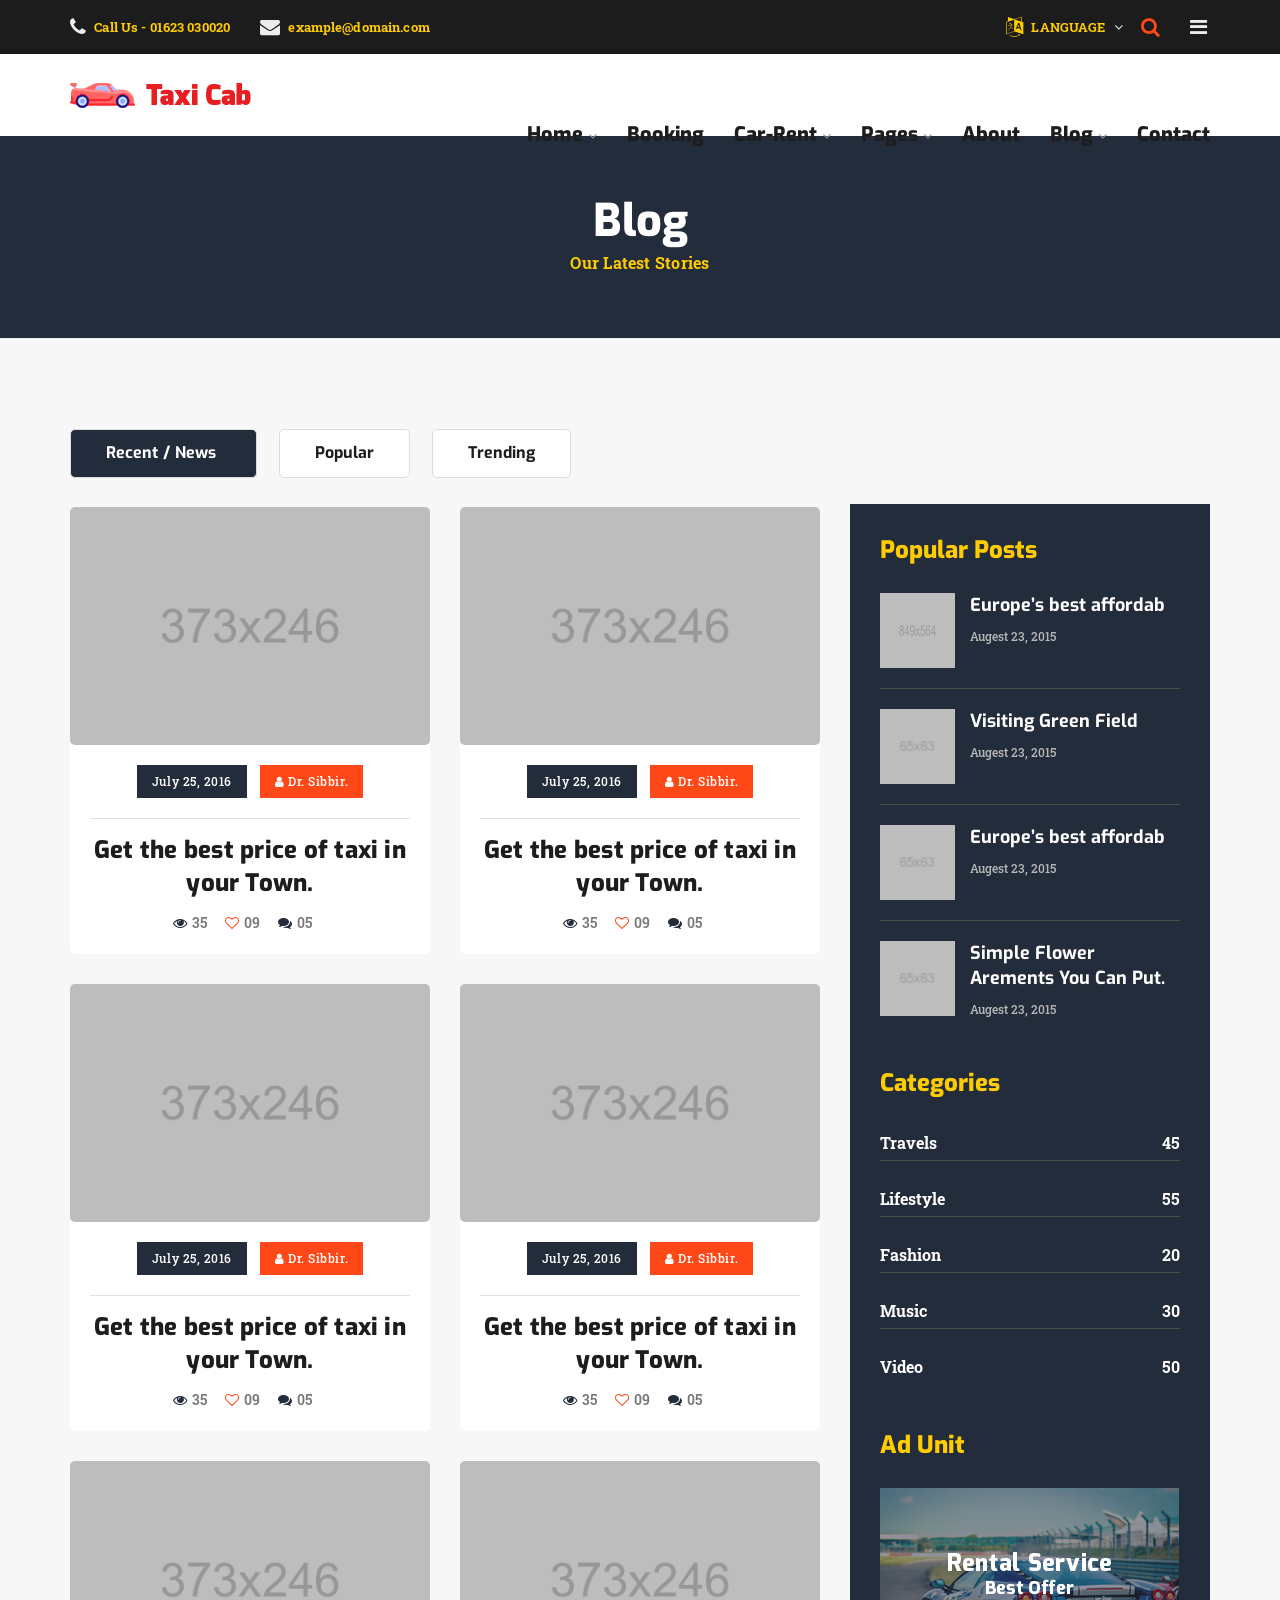
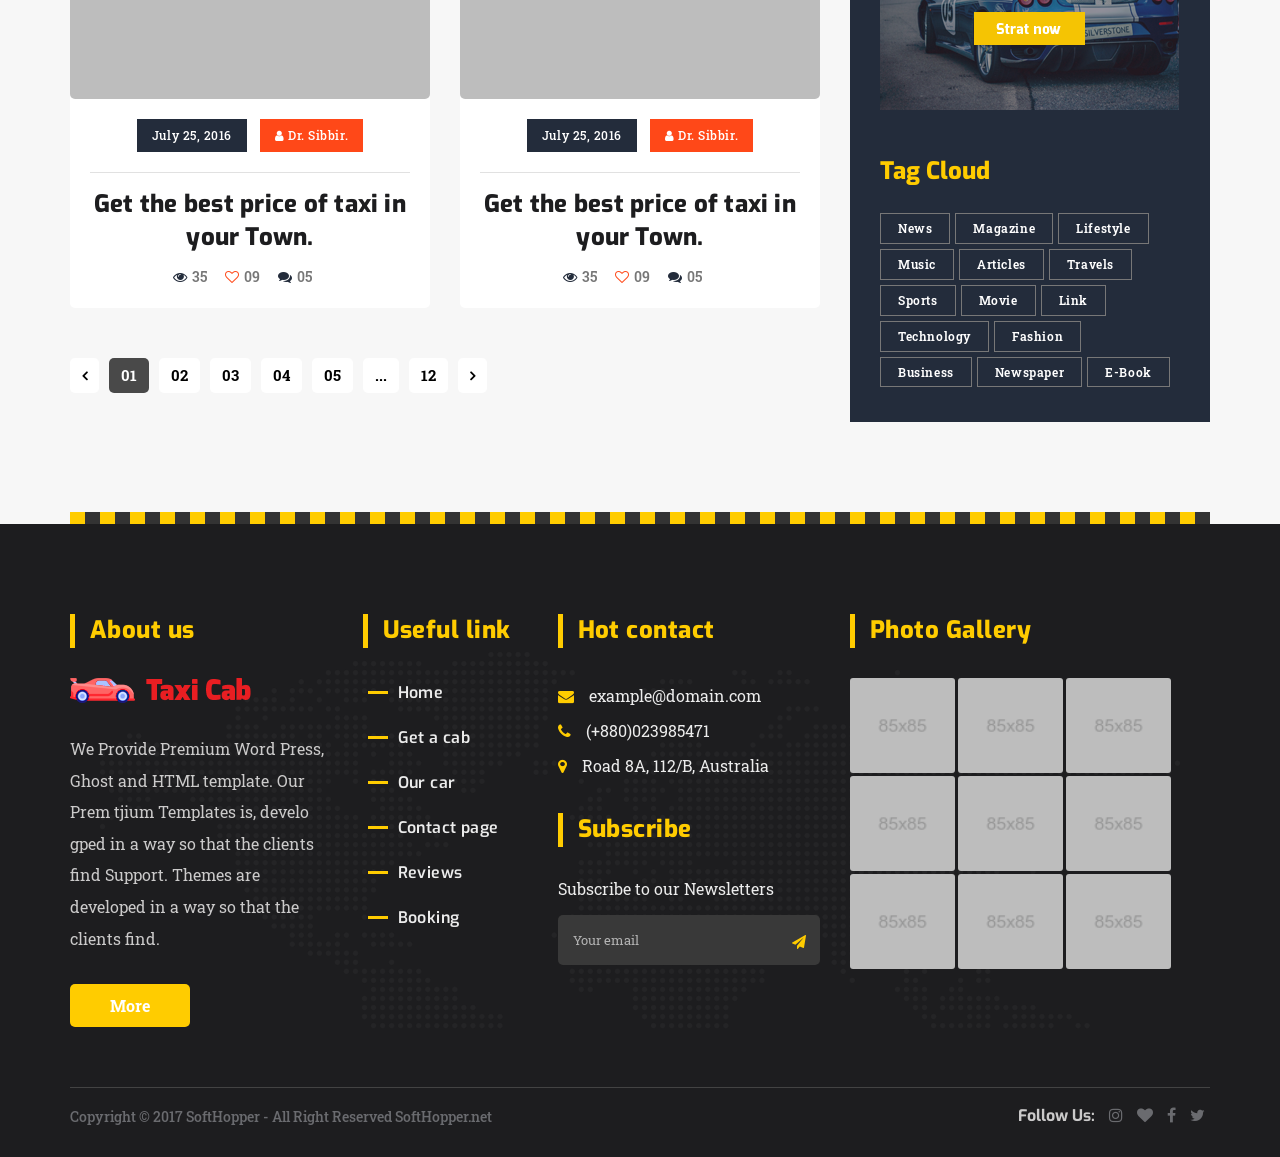
<file: blog.html>
<!doctype html>
<html lang="en">

<head>
    <!-- Basic Page Needs
    ================================================== -->
    <meta charset="utf-8">
    <meta http-equiv="X-UA-Compatible" content="IE=edge">

    <!-- Specific Meta
    ================================================== -->
    <meta name="viewport" content="width=device-width, initial-scale=1, maximum-scale=1">
    <meta name="description" content="Texicab is a modern presentation HTML5 Car Rent template.">
    <meta name="keywords" content="HTML5, Template, Design, Development, Car Rent" />
    <meta name="author" content="">

    <!-- Titles
    ================================================== -->
    <title>Blog Page</title>

    <!-- Favicons
    ================================================== -->
    <link rel="shortcut icon" href="assets/images/favicon.ico">
    <link rel="apple-touch-icon" href="assets/images/apple-touch-icon.png">
    <link rel="apple-touch-icon" sizes="72x72" href="images/apple-touch-icon-72x72.png">
    <link rel="apple-touch-icon" sizes="114x114" href="images/apple-touch-icon-114x114.png">

    <!-- Custom Font
    ================================================== -->
    <link href="https://fonts.googleapis.com/css?family=Exo:400,400i,500,500i,600,600i,700,700i,800,800i,900,900i%7cRoboto+Slab:400,700" rel="stylesheet">

    <!-- CSS
    ================================================== -->
    <link rel="stylesheet" href="assets/css/plugins.min.css">
    <link rel="stylesheet" href="assets/css/icons.min.css">
    <link rel="stylesheet" href="assets/css/style.css">
    <link rel="stylesheet" href="assets/css/color-schemer.css">   
</head>

<body>
    <!-- ====== Header Top Area ====== --> 
    <header class="header-top-area bg-nero">
        <div class="container">
            <div class="row">
                <div class="col-md-6 col-sm-7 hidden-xs">
                    <div class="header-content-left">
                        <ul class="header-top-menu">
                            <li>
                                <a href="#" class="top-left-menu">
                                    <i class="fa fa-phone"></i>
                                    <span>Call Us - 01623 030020</span>
                                </a>
                            </li>
                            <li>
                                <a href="#" class="top-left-menu">
                                    <i class="fa fa-envelope"></i>
                                    <span>example@domain.com</span>
                                </a>                                 
                            </li>
                        </ul><!-- /.header-top-menu -->
                    </div><!-- /.header-content-left -->
                </div><!-- /.col-md-9 -->

                <div class="col-md-6 col-sm-5">
                    <div class="header-content-right">
                        <ul class="header-top-menu">
                            <li>
                                <a href="#" class="language">
                                    <i class="fa fa-language"></i>
                                    <span>Language</span>
                                </a>
                                <ul class="sub-menu">
                                    <li><a href="#">English</a></li>
                                    <li><a href="#">Español</a></li>
                                    <li><a href="#">Français</a></li>
                                    <li><a href="#">Português</a></li>
                                </ul><!-- /.sub-menu -->
                            </li>
                        </ul>
                        <ul class="header-top-menu">
                            <li>
                                <a href="#" class="search-open">
                                    <i class="fa fa-search"></i>
                                </a>
                            </li>
                            <li>
                                <a href="#" class="trigger-overlay">
                                    <i class="fa fa-bars"></i>
                                </a>
                            </li>
                        </ul>
                    </div><!-- /.left-content -->
                </div><!-- /.col-md-3 -->
            </div><!-- /.row -->
        </div><!-- /.container -->
    </header><!-- /.head-area -->

    <!-- ======= Header Modal Area =======-->
    <div class="header-modal-area">
        <!-- Modal Search -->
        <div class="overlay overlay-scale">
            <button type="button" class="overlay-close">&#x2716;</button>
            <div class="overlay__content">
                <form id="search-form" class="search-form outer" action="#" method="post">
                    <div class="input-group">
                        <input type="text" class=" input--full" placeholder="search text here ..."> 
                    </div>
                    <button class="btn text-uppercase search-button">Search</button>
                </form>
            </div>
        </div>

        <div class="overlay-sidebar">
            <div class="author-area">
                <a href="#" class="closebtn">&times;</a>
                <div class="author-area-content">                
                    <div class="login-author">   
                        <div class="author-info">                    
                            <div class="author-image yellow-border">
                                <img src="assets/images/driver/driver-03.png" alt="author-image" />
                            </div><!-- /.author-image -->
                            <div class="author-des">
                                <h4 class="author-name">Mr. Johan Smith</h4>
                                <p class="author-description">Programmer</p>
                            </div><!-- /.author-des -->
                        </div><!-- /.author-info -->             
                        <div class="author-menu">
                            <ul class="yellow-color">
                                <li><a href=""><i class="fa fa-user-circle-o"></i>Author Dashboard</a></li>
                                <li><a href=""><i class="fa fa-envelope-open"></i>Your Inbox</a></li>
                                <li><a href=""><i class="fa fa-location-arrow"></i>Track your texi</a></li>
                                <li><a href=""><i class="fa fa-area-chart"></i>Your Bookings Status</a></li>
                                <li><a href=""><i class="fa fa-automobile"></i>New Bookings</a></li>
                                <li><a href=""><i class="fa fa-archive"></i>Your Bookings</a></li>
                                <li><a href=""><i class="fa fa-money"></i>Your Deposit - $150.00</a></li>
                                <li><a href=""><i class="fa fa-sign-out"></i>Sign Out</a></li>
                            </ul>
                        </div><!-- /.author-menu -->
                    </div><!-- /.login-author -->
                </div><!-- /.author-area-content -->
            </div><!-- /.author-area -->
        </div><!-- /.overlay-sidebar -->
    </div><!-- /.header-modal-area -->

    <!-- ====== Header Nav Area ====== --> 
    <header class="header-nav-area">
        <div class="container">        
            <div class="row">
                <div class="col-md-3 col-sm-10 col-xs-10">
                    <div class="site-logo">
                        <a href="index.html"><img src="assets/images/car-logo.png" alt="logo" /></a>
                    </div><!-- /.logo -->
                </div><!-- /.col-md-3 -->
                <div class="col-md-9 col-sm-2 col-xs-2 pd-right-0">
                    <nav class="site-navigation top-navigation nav-style-one">
                        <div class="menu-wrapper">
                            <div class="menu-content">
                                <ul class="menu-list">
                                    <li>
                                        <a href="#">Home</a>
                                        <ul class="sub-menu">
                                            <li>
                                                <a href="index.html">Home Layout One</a>
                                            </li>
                                            <li>
                                                <a href="index02.html">Home Layout Two</a>
                                            </li>                                            
                                            <li>
                                                <a href="index03.html">Home Layout Three</a>
                                            </li>                                            
                                            <li>
                                                <a href="index04.html">Home Layout Four</a>
                                            </li>                                            
                                            <li>
                                                <a href="index05.html">Home Layout Five</a>
                                            </li>                                            
                                            <li>
                                                <a href="index06.html">Home Layout Six</a>
                                            </li>                                            
                                            <li>
                                                <a href="index07.html">Home Layout Seven</a>
                                            </li>                                            
                                            <li>
                                                <a href="index08.html">Home Layout Eight</a>
                                            </li>
                                            <li>
                                                <a href="index09.html">Home Layout Nine</a>
                                            </li>                   
                                            <li>
                                                <a href="index10.html">Home Layout Ten</a>
                                            </li>
                                        </ul>
                                    </li>
                                    <li>
                                        <a href="car-single-page.html">Booking</a>
                                    </li>
                                    <li>
                                        <a href="#">Car-rent</a>
                                        <ul class="sub-menu">
                                            <li>
                                                <a href="car-category.html">Car Category 01</a>
                                            </li>                                               
                                            <li>
                                                <a href="car-category-two.html">Car Category 02</a>
                                            </li>  
                                            <li>
                                                <a href="car-category-three.html">Car Category 03</a>
                                            </li>  
                                            <li>
                                                <a href="car-single-page.html">Car Single Page</a>
                                            </li>                                         
                                        </ul>
                                    </li>
                                    <li>
                                        <a href="#">Pages</a>
                                        <ul class="sub-menu">                                        
                                            <li>
                                                <a href="comming-soon.html">Coming Soon</a>
                                            </li>                                            
                                            <li>
                                                <a href="404.html">404</a>
                                            </li>
                                        </ul>
                                    </li>
                                    <li>
                                        <a href="about.html">About</a>
                                    </li>
                                    <li>
                                        <a href="#">Blog</a>
                                        <ul class="sub-menu">
                                            <li>
                                                <a href="blog.html">Blog</a>
                                            </li>                                            
                                            <li>
                                                <a href="blog-single.html">Single Post</a>
                                            </li>
                                        </ul>
                                    </li>
                                    <li>
                                        <a href="contact.html">Contact</a>
                                    </li>
                                </ul> <!-- /.menu-list -->
                            </div> <!-- /.menu-content-->
                        </div> <!-- /.menu-wrapper --> 
                    </nav><!-- /.site-navigation -->
                    <!--Mobile Main Menu-->
                    <div class="mobile-menu-main hidden-md hidden-lg">
                        <div class="menucontent overlaybg"> </div>
                        <div class="menuexpandermain slideRight">
                            <a id="navtoggole-main" class="animated-arrow slideLeft menuclose">
                                <span></span>
                            </a>
                        </div><!--/.menuexpandermain-->

                        <div id="mobile-main-nav" class="mb-navigation slideLeft">
                            <div class="menu-wrapper">
                                <div id="main-mobile-container" class="menu-content clearfix"></div>
                            </div>
                        </div><!--/#mobile-main-nav-->
                    </div><!--/.mobile-menu-main-->
                </div><!-- /.col-md-9 -->
            </div><!-- /.row -->
        </div><!-- /.container -->
    </header><!-- /.header-bottom-area -->

    <!-- ====== Page Header ====== -->
    <div class="page-header nevy-bg">
        <div class="container">
            <div class="row">
                <div class="col-md-12">                
                    <h2 class="page-title">Blog</h2>
                    <p class="page-description">Our Latest Stories</p>        
                </div><!-- /.col-md-12 -->
            </div><!-- /.row-->
        </div><!-- /.container-fluid -->           
    </div>

    <!-- ======blog-area====== --> 
   <div class="blog-block bg-gray-color">
       <div class="container">
           <div class="row">
                <div class="col-md-8">
                    <div class="post-filter-block clearfix">
                        <div class="post-filter-area clearfix">
                            <ul class="nav nav-tabs hidden-sm hidden-xs" role="tablist">
                                <li role="presentation" class="active">
                                    <a href="#home" aria-controls="home" role="tab" data-toggle="tab"><span>Recent</span>/<span>News</span></a>
                                </li>
                                <li role="presentation">
                                    <a href="#profile" aria-controls="profile" role="tab" data-toggle="tab">Popular</a>
                                </li>
                                <li role="presentation">
                                    <a href="#messages" aria-controls="messages" role="tab" data-toggle="tab">Trending</a>
                                </li>
                            </ul>
                        </div> <!-- /.tab-list -->
                    </div><!-- /.post-filter-block -->

                   <div class="blog-content-left">
                        <div class="tab-content">
                            <div role="tabpanel" class="tab-pane active" id="home">
                                <div class="row">
                                    <div class="col-md-6 col-sm-6 col-xs-6">
                                        <article class="post">
                                            <figure class="post-thumb">
                                                <a href="#">
                                                    <img src="assets/images/blog/blog-three.png" alt="blog" />
                                                </a>
                                            </figure><!-- /.post-thumb -->
                                            <div class="post-content">  
                                                <div class="entry-meta">
                                                    <span class="entry-date nevy-bg">
                                                        July 25, 2016
                                                    </span>
                                                    <span class="entry-author red-bg">
                                                        <i class="fa fa-user"></i>
                                                        Dr. Sibbir.
                                                    </span>
                                                </div><!-- /.entry-meta -->
                                                <h2 class="entry-title">
                                                    <a href="#">Get the best price of taxi in your Town.</a>
                                                </h2><!-- /.entry-title -->
                                                <div class="entry-footer">
                                                    <div class="entry-footer-meta">
                                                        <span class="entry-view"><i class="fa fa-eye"></i>35</span>
                                                        <span class="entry-like"><a href="#"><i class="fa fa-heart-o"></i>09</a></span>
                                                        <span class="entry-comments"><a href="#"><i class="fa fa-comments"></i>05</a></span>
                                                    </div><!-- /.entry-footer-meta -->
                                                </div><!-- /.entry-footer -->
                                            </div><!-- /.post-content -->
                                        </article><!-- /.post -->
                                    </div><!-- /.col-md-6 -->
                                    
                                    <div class="col-md-6 col-sm-6 col-xs-6">
                                        <article class="post">
                                            <figure class="post-thumb">
                                                <a href="#">
                                                    <img src="assets/images/blog/blog-two.png" alt="blog" />
                                                </a>
                                            </figure><!-- /.post-thumb -->
                                            <div class="post-content">  
                                                <div class="entry-meta">
                                                    <span class="entry-date nevy-bg">
                                                        July 25, 2016
                                                    </span>
                                                    <span class="entry-author red-bg">
                                                        <i class="fa fa-user"></i>
                                                        Dr. Sibbir.
                                                    </span>
                                                </div><!-- /.entry-meta -->
                                                <h2 class="entry-title">
                                                    <a href="#">Get the best price of taxi in your Town.</a>
                                                </h2><!-- /.entry-title -->
                                                <div class="entry-footer">
                                                    <div class="entry-footer-meta">
                                                        <span class="entry-view"><i class="fa fa-eye"></i>35</span>
                                                        <span class="entry-like"><a href="#"><i class="fa fa-heart-o"></i>09</a></span>
                                                        <span class="entry-comments"><a href="#"><i class="fa fa-comments"></i>05</a></span>
                                                    </div><!-- /.entry-footer-meta -->
                                                </div><!-- /.entry-footer -->
                                            </div><!-- /.post-content -->
                                        </article><!-- /.post -->
                                    </div><!-- /.col-md-6 --> 
                                    
                                    <div class="clearfix"></div><!-- /.clearfix -->

                                    <div class="col-md-6 col-sm-6 col-xs-6">
                                        <article class="post">
                                            <figure class="post-thumb">
                                                <a href="#">
                                                    <img src="assets/images/blog/blog-one.png" alt="blog" />
                                                </a>
                                            </figure><!-- /.post-thumb -->
                                            <div class="post-content">  
                                                <div class="entry-meta">
                                                    <span class="entry-date nevy-bg">
                                                        July 25, 2016
                                                    </span>
                                                    <span class="entry-author red-bg">
                                                        <i class="fa fa-user"></i>
                                                        Dr. Sibbir.
                                                    </span>
                                                </div><!-- /.entry-meta -->
                                                <h2 class="entry-title">
                                                    <a href="#">Get the best price of taxi in your Town.</a>
                                                </h2><!-- /.entry-title -->
                                                <div class="entry-footer">
                                                    <div class="entry-footer-meta">
                                                        <span class="entry-view"><i class="fa fa-eye"></i>35</span>
                                                        <span class="entry-like"><a href="#"><i class="fa fa-heart-o"></i>09</a></span>
                                                        <span class="entry-comments"><a href="#"><i class="fa fa-comments"></i>05</a></span>
                                                    </div><!-- /.entry-footer-meta -->
                                                </div><!-- /.entry-footer -->
                                            </div><!-- /.post-content -->
                                        </article><!-- /.post -->
                                    </div><!-- /.col-md-6 --> 

                                    <div class="col-md-6 col-sm-6 col-xs-6">
                                        <article class="post">
                                            <figure class="post-thumb">
                                                <a href="#">
                                                    <img src="assets/images/blog/blog-two.png" alt="blog" />
                                                </a>
                                            </figure><!-- /.post-thumb -->
                                            <div class="post-content">  
                                                <div class="entry-meta">
                                                    <span class="entry-date nevy-bg">
                                                        July 25, 2016
                                                    </span>
                                                    <span class="entry-author red-bg">
                                                        <i class="fa fa-user"></i>
                                                        Dr. Sibbir.
                                                    </span>
                                                </div><!-- /.entry-meta -->
                                                <h2 class="entry-title">
                                                    <a href="#">Get the best price of taxi in your Town.</a>
                                                </h2><!-- /.entry-title -->
                                                <div class="entry-footer">
                                                    <div class="entry-footer-meta">
                                                        <span class="entry-view"><i class="fa fa-eye"></i>35</span>
                                                        <span class="entry-like"><a href="#"><i class="fa fa-heart-o"></i>09</a></span>
                                                        <span class="entry-comments"><a href="#"><i class="fa fa-comments"></i>05</a></span>
                                                    </div><!-- /.entry-footer-meta -->
                                                </div><!-- /.entry-footer -->
                                            </div><!-- /.post-content -->
                                        </article><!-- /.post -->
                                    </div><!-- /.col-md-6 -->

                                    <div class="clearfix"></div><!-- /.clearfix -->

                                    <div class="col-md-6 col-sm-6 col-xs-6">
                                        <article class="post">
                                            <figure class="post-thumb">
                                                <a href="#">
                                                    <img src="assets/images/blog/blog-three.png" alt="blog" />
                                                </a>
                                            </figure><!-- /.post-thumb -->
                                            <div class="post-content">  
                                                <div class="entry-meta">
                                                    <span class="entry-date nevy-bg">
                                                        July 25, 2016
                                                    </span>
                                                    <span class="entry-author red-bg">
                                                        <i class="fa fa-user"></i>
                                                        Dr. Sibbir.
                                                    </span>
                                                </div><!-- /.entry-meta -->
                                                <h2 class="entry-title">
                                                    <a href="#">Get the best price of taxi in your Town.</a>
                                                </h2><!-- /.entry-title -->
                                                <div class="entry-footer">
                                                    <div class="entry-footer-meta">
                                                        <span class="entry-view"><i class="fa fa-eye"></i>35</span>
                                                        <span class="entry-like"><a href="#"><i class="fa fa-heart-o"></i>09</a></span>
                                                        <span class="entry-comments"><a href="#"><i class="fa fa-comments"></i>05</a></span>
                                                    </div><!-- /.entry-footer-meta -->
                                                </div><!-- /.entry-footer -->
                                            </div><!-- /.post-content -->
                                        </article><!-- /.post -->
                                    </div><!-- /.col-md-6 --> 

                                    <div class="col-md-6 col-sm-6 col-xs-6">
                                        <article class="post">
                                            <figure class="post-thumb">
                                                <a href="#">
                                                    <img src="assets/images/blog/blog-one.png" alt="blog" />
                                                </a>
                                            </figure><!-- /.post-thumb -->
                                            <div class="post-content">  
                                                <div class="entry-meta">
                                                    <span class="entry-date nevy-bg">
                                                        July 25, 2016
                                                    </span>
                                                    <span class="entry-author red-bg">
                                                        <i class="fa fa-user"></i>
                                                        Dr. Sibbir.
                                                    </span>
                                                </div><!-- /.entry-meta -->
                                                <h2 class="entry-title">
                                                    <a href="#">Get the best price of taxi in your Town.</a>
                                                </h2><!-- /.entry-title -->
                                                <div class="entry-footer">
                                                    <div class="entry-footer-meta">
                                                        <span class="entry-view"><i class="fa fa-eye"></i>35</span>
                                                        <span class="entry-like"><a href="#"><i class="fa fa-heart-o"></i>09</a></span>
                                                        <span class="entry-comments"><a href="#"><i class="fa fa-comments"></i>05</a></span>
                                                    </div><!-- /.entry-footer-meta -->
                                                </div><!-- /.entry-footer -->
                                            </div><!-- /.post-content -->
                                        </article><!-- /.post -->
                                    </div><!-- /.col-md-6 -->
                                    
                                </div><!-- /.row -->

                                <div class="row">
                                    <div class="col-md-12">
                                        <div class="pagination-link">
                                            <ul class="pagination">
                                                <li><a href="#"><i class="fa fa-angle-left"></i></a></li>
                                                <li class="active"><a href="#">01</a></li>
                                                <li><a href="#">02</a></li>
                                                <li><a href="#">03</a></li>
                                                <li><a href="#">04</a></li>
                                                <li><a href="#">05</a></li>
                                                <li><span class="pages-number-dots">...</span></li>
                                                <li><a href="#">12</a></li>
                                                <li><a href="#"><i class="fa fa-angle-right"></i></a></li>
                                            </ul>
                                        </div><!-- /.pagination -->
                                    </div><!-- /.col-md-12 -->
                                </div><!-- /.row -->
                            </div> <!-- /.home -->
                              
                            <div role="tabpanel" class="tab-pane fade" id="profile">
                                <div class="row">
                                    <div class="col-md-6 col-sm-6 col-xs-6">
                                        <article class="post">
                                            <figure class="post-thumb">
                                                <a href="#">
                                                    <img src="assets/images/blog/blog-two.png" alt="blog" />
                                                </a>
                                            </figure><!-- /.post-thumb -->
                                            <div class="post-content">  
                                                <div class="entry-meta">
                                                    <span class="entry-date nevy-bg">
                                                        July 25, 2016
                                                    </span>
                                                    <span class="entry-author red-bg">
                                                        <i class="fa fa-user"></i>
                                                        Dr. Sibbir.
                                                    </span>
                                                </div><!-- /.entry-meta -->
                                                <h2 class="entry-title">
                                                    <a href="#">Get the best price of taxi in your Town.</a>
                                                </h2><!-- /.entry-title -->
                                                <div class="entry-footer">
                                                    <div class="entry-footer-meta">
                                                        <span class="entry-view"><i class="fa fa-eye"></i>35</span>
                                                        <span class="entry-like"><a href="#"><i class="fa fa-heart-o"></i>09</a></span>
                                                        <span class="entry-comments"><a href="#"><i class="fa fa-comments"></i>05</a></span>
                                                    </div><!-- /.entry-footer-meta -->
                                                </div><!-- /.entry-footer -->
                                            </div><!-- /.post-content -->
                                        </article><!-- /.post -->
                                    </div><!-- /.col-md-6 -->

                                    <div class="col-md-6 col-sm-6 col-xs-6">
                                        <article class="post">
                                            <figure class="post-thumb">
                                                <a href="#">
                                                    <img src="assets/images/blog/blog-one.png" alt="blog" />
                                                </a>
                                            </figure><!-- /.post-thumb -->
                                            <div class="post-content">  
                                                <div class="entry-meta">
                                                    <span class="entry-date nevy-bg">
                                                        July 25, 2016
                                                    </span>
                                                    <span class="entry-author red-bg">
                                                        <i class="fa fa-user"></i>
                                                        Dr. Sibbir.
                                                    </span>
                                                </div><!-- /.entry-meta -->
                                                <h2 class="entry-title">
                                                    <a href="#">Get the best price of taxi in your Town.</a>
                                                </h2><!-- /.entry-title -->
                                                <div class="entry-footer">
                                                    <div class="entry-footer-meta">
                                                        <span class="entry-view"><i class="fa fa-eye"></i>35</span>
                                                        <span class="entry-like"><a href="#"><i class="fa fa-heart-o"></i>09</a></span>
                                                        <span class="entry-comments"><a href="#"><i class="fa fa-comments"></i>05</a></span>
                                                    </div><!-- /.entry-footer-meta -->
                                                </div><!-- /.entry-footer -->
                                            </div><!-- /.post-content -->
                                        </article><!-- /.post -->
                                    </div><!-- /.col-md-6 -->

                                    <div class="clearfix"></div><!-- /.clearfix -->

                                    <div class="col-md-6 col-sm-6 col-xs-6">
                                        <article class="post">
                                            <figure class="post-thumb">
                                                <a href="#">
                                                    <img src="assets/images/blog/blog-two.png" alt="blog" />
                                                </a>
                                            </figure><!-- /.post-thumb -->
                                            <div class="post-content">  
                                                <div class="entry-meta">
                                                    <span class="entry-date nevy-bg">
                                                        July 25, 2016
                                                    </span>
                                                    <span class="entry-author red-bg">
                                                        <i class="fa fa-user"></i>
                                                        Dr. Sibbir.
                                                    </span>
                                                </div><!-- /.entry-meta -->
                                                <h2 class="entry-title">
                                                    <a href="#">Get the best price of taxi in your Town.</a>
                                                </h2><!-- /.entry-title -->
                                                <div class="entry-footer">
                                                    <div class="entry-footer-meta">
                                                        <span class="entry-view"><i class="fa fa-eye"></i>35</span>
                                                        <span class="entry-like"><a href="#"><i class="fa fa-heart-o"></i>09</a></span>
                                                        <span class="entry-comments"><a href="#"><i class="fa fa-comments"></i>05</a></span>
                                                    </div><!-- /.entry-footer-meta -->
                                                </div><!-- /.entry-footer -->
                                            </div><!-- /.post-content -->
                                        </article><!-- /.post -->
                                    </div><!-- /.col-md-6 -->

                                    <div class="col-md-6 col-sm-6 col-xs-6">
                                        <article class="post">
                                            <figure class="post-thumb">
                                                <a href="#">
                                                    <img src="assets/images/blog/blog-three.png" alt="blog" />
                                                </a>
                                            </figure><!-- /.post-thumb -->
                                            <div class="post-content">  
                                                <div class="entry-meta">
                                                    <span class="entry-date nevy-bg">
                                                        July 25, 2016
                                                    </span>
                                                    <span class="entry-author red-bg">
                                                        <i class="fa fa-user"></i>
                                                        Dr. Sibbir.
                                                    </span>
                                                </div><!-- /.entry-meta -->
                                                <h2 class="entry-title">
                                                    <a href="#">Get the best price of taxi in your Town.</a>
                                                </h2><!-- /.entry-title -->
                                                <div class="entry-footer">
                                                    <div class="entry-footer-meta">
                                                        <span class="entry-view"><i class="fa fa-eye"></i>35</span>
                                                        <span class="entry-like"><a href="#"><i class="fa fa-heart-o"></i>09</a></span>
                                                        <span class="entry-comments"><a href="#"><i class="fa fa-comments"></i>05</a></span>
                                                    </div><!-- /.entry-footer-meta -->
                                                </div><!-- /.entry-footer -->
                                            </div><!-- /.post-content -->
                                        </article><!-- /.post -->
                                    </div><!-- /.col-md-6 -->

                                    <div class="clearfix"></div><!-- /.clearfix -->

                                    <div class="col-md-6 col-sm-6 col-xs-6">
                                        <article class="post">
                                            <figure class="post-thumb">
                                                <a href="#">
                                                    <img src="assets/images/blog/blog-one.png" alt="blog" />
                                                </a>
                                            </figure><!-- /.post-thumb -->
                                            <div class="post-content">  
                                                <div class="entry-meta">
                                                    <span class="entry-date nevy-bg">
                                                        July 25, 2016
                                                    </span>
                                                    <span class="entry-author red-bg">
                                                        <i class="fa fa-user"></i>
                                                        Dr. Sibbir.
                                                    </span>
                                                </div><!-- /.entry-meta -->
                                                <h2 class="entry-title">
                                                    <a href="#">Get the best price of taxi in your Town.</a>
                                                </h2><!-- /.entry-title -->
                                                <div class="entry-footer">
                                                    <div class="entry-footer-meta">
                                                        <span class="entry-view"><i class="fa fa-eye"></i>35</span>
                                                        <span class="entry-like"><a href="#"><i class="fa fa-heart-o"></i>09</a></span>
                                                        <span class="entry-comments"><a href="#"><i class="fa fa-comments"></i>05</a></span>
                                                    </div><!-- /.entry-footer-meta -->
                                                </div><!-- /.entry-footer -->
                                            </div><!-- /.post-content -->
                                        </article><!-- /.post -->
                                    </div><!-- /.col-md-6 -->

                                    <div class="col-md-6 col-sm-6 col-xs-6">
                                        <article class="post">
                                            <figure class="post-thumb">
                                                <a href="#">
                                                    <img src="assets/images/blog/blog-three.png" alt="blog" />
                                                </a>
                                            </figure><!-- /.post-thumb -->
                                            <div class="post-content">  
                                                <div class="entry-meta">
                                                    <span class="entry-date nevy-bg">
                                                        July 25, 2016
                                                    </span>
                                                    <span class="entry-author red-bg">
                                                        <i class="fa fa-user"></i>
                                                        Dr. Sibbir.
                                                    </span>
                                                </div><!-- /.entry-meta -->
                                                <h2 class="entry-title">
                                                    <a href="#">Get the best price of taxi in your Town.</a>
                                                </h2><!-- /.entry-title -->
                                                <div class="entry-footer">
                                                    <div class="entry-footer-meta">
                                                        <span class="entry-view"><i class="fa fa-eye"></i>35</span>
                                                        <span class="entry-like"><a href="#"><i class="fa fa-heart-o"></i>09</a></span>
                                                        <span class="entry-comments"><a href="#"><i class="fa fa-comments"></i>05</a></span>
                                                    </div><!-- /.entry-footer-meta -->
                                                </div><!-- /.entry-footer -->
                                            </div><!-- /.post-content -->
                                        </article><!-- /.post -->
                                    </div><!-- /.col-md-6 -->

                                </div><!-- /.row -->

                                <div class="row">
                                    <div class="col-md-12">
                                        <div class="pagination-link">
                                            <ul class="pagination">
                                                <li><a href="#"><i class="fa fa-angle-left"></i></a></li>
                                                <li class="active"><a href="#">01</a></li>
                                                <li><a href="#">02</a></li>
                                                <li><a href="#">03</a></li>
                                                <li><a href="#">04</a></li>
                                                <li><a href="#">05</a></li>
                                                <li><span class="pages-number-dots">...</span></li>
                                                <li><a href="#">12</a></li>
                                                <li><a href="#"><i class="fa fa-angle-right"></i></a></li>
                                            </ul>
                                        </div><!-- /.pagination -->
                                    </div><!-- /.col-md-12 -->
                                </div><!-- /.row -->
                            </div> <!-- /.profile -->
                            
                            <div role="tabpanel" class="tab-pane fade" id="messages">
                                <div class="row">
                                    <div class="col-md-6 col-sm-6 col-xs-6">
                                        <article class="post">
                                            <figure class="post-thumb">
                                                <a href="#">
                                                    <img src="assets/images/blog/blog-three.png" alt="blog" />
                                                </a>
                                            </figure><!-- /.post-thumb -->
                                            <div class="post-content">  
                                                <div class="entry-meta">
                                                    <span class="entry-date nevy-bg">
                                                        July 25, 2016
                                                    </span>
                                                    <span class="entry-author red-bg">
                                                        <i class="fa fa-user"></i>
                                                        Dr. Sibbir.
                                                    </span>
                                                </div><!-- /.entry-meta -->
                                                <h2 class="entry-title">
                                                    <a href="#">Get the best price of taxi in your Town.</a>
                                                </h2><!-- /.entry-title -->
                                                <div class="entry-footer">
                                                    <div class="entry-footer-meta">
                                                        <span class="entry-view"><i class="fa fa-eye"></i>35</span>
                                                        <span class="entry-like"><a href="#"><i class="fa fa-heart-o"></i>09</a></span>
                                                        <span class="entry-comments"><a href="#"><i class="fa fa-comments"></i>05</a></span>
                                                    </div><!-- /.entry-footer-meta -->
                                                </div><!-- /.entry-footer -->
                                            </div><!-- /.post-content -->
                                        </article><!-- /.post -->
                                    </div><!-- /.col-md-6 -->

                                    <div class="col-md-6 col-sm-6 col-xs-6">
                                        <article class="post">
                                            <figure class="post-thumb">
                                                <a href="#">
                                                    <img src="assets/images/blog/blog-two.png" alt="blog" />
                                                </a>
                                            </figure><!-- /.post-thumb -->
                                            <div class="post-content">  
                                                <div class="entry-meta">
                                                    <span class="entry-date nevy-bg">
                                                        July 25, 2016
                                                    </span>
                                                    <span class="entry-author red-bg">
                                                        <i class="fa fa-user"></i>
                                                        Dr. Sibbir.
                                                    </span>
                                                </div><!-- /.entry-meta -->
                                                <h2 class="entry-title">
                                                    <a href="#">Get the best price of taxi in your Town.</a>
                                                </h2><!-- /.entry-title -->
                                                <div class="entry-footer">
                                                    <div class="entry-footer-meta">
                                                        <span class="entry-view"><i class="fa fa-eye"></i>35</span>
                                                        <span class="entry-like"><a href="#"><i class="fa fa-heart-o"></i>09</a></span>
                                                        <span class="entry-comments"><a href="#"><i class="fa fa-comments"></i>05</a></span>
                                                    </div><!-- /.entry-footer-meta -->
                                                </div><!-- /.entry-footer -->
                                            </div><!-- /.post-content -->
                                        </article><!-- /.post -->
                                    </div><!-- /.col-md-6 -->

                                    <div class="clearfix"></div><!-- /.clearfix -->

                                    <div class="col-md-6 col-sm-6 col-xs-6">
                                        <article class="post">
                                            <figure class="post-thumb">
                                                <a href="#">
                                                    <img src="assets/images/blog/blog-three.png" alt="blog" />
                                                </a>
                                            </figure><!-- /.post-thumb -->
                                            <div class="post-content">  
                                                <div class="entry-meta">
                                                    <span class="entry-date nevy-bg">
                                                        July 25, 2016
                                                    </span>
                                                    <span class="entry-author red-bg">
                                                        <i class="fa fa-user"></i>
                                                        Dr. Sibbir.
                                                    </span>
                                                </div><!-- /.entry-meta -->
                                                <h2 class="entry-title">
                                                    <a href="#">Get the best price of taxi in your Town.</a>
                                                </h2><!-- /.entry-title -->
                                                <div class="entry-footer">
                                                    <div class="entry-footer-meta">
                                                        <span class="entry-view"><i class="fa fa-eye"></i>35</span>
                                                        <span class="entry-like"><a href="#"><i class="fa fa-heart-o"></i>09</a></span>
                                                        <span class="entry-comments"><a href="#"><i class="fa fa-comments"></i>05</a></span>
                                                    </div><!-- /.entry-footer-meta -->
                                                </div><!-- /.entry-footer -->
                                            </div><!-- /.post-content -->
                                        </article><!-- /.post -->
                                    </div><!-- /.col-md-6 -->

                                    <div class="col-md-6 col-sm-6 col-xs-6">
                                        <article class="post">
                                            <figure class="post-thumb">
                                                <a href="#">
                                                    <img src="assets/images/blog/blog-one.png" alt="blog" />
                                                </a>
                                            </figure><!-- /.post-thumb -->
                                            <div class="post-content">  
                                                <div class="entry-meta">
                                                    <span class="entry-date nevy-bg">
                                                        July 25, 2016
                                                    </span>
                                                    <span class="entry-author red-bg">
                                                        <i class="fa fa-user"></i>
                                                        Dr. Sibbir.
                                                    </span>
                                                </div><!-- /.entry-meta -->
                                                <h2 class="entry-title">
                                                    <a href="#">Get the best price of taxi in your Town.</a>
                                                </h2><!-- /.entry-title -->
                                                <div class="entry-footer">
                                                    <div class="entry-footer-meta">
                                                        <span class="entry-view"><i class="fa fa-eye"></i>35</span>
                                                        <span class="entry-like"><a href="#"><i class="fa fa-heart-o"></i>09</a></span>
                                                        <span class="entry-comments"><a href="#"><i class="fa fa-comments"></i>05</a></span>
                                                    </div><!-- /.entry-footer-meta -->
                                                </div><!-- /.entry-footer -->
                                            </div><!-- /.post-content -->
                                        </article><!-- /.post -->
                                    </div><!-- /.col-md-6 -->

                                    <div class="clearfix"></div><!-- /.clearfix -->

                                    <div class="col-md-6 col-sm-6 col-xs-6">
                                        <article class="post">
                                            <figure class="post-thumb">
                                                <a href="#">
                                                    <img src="assets/images/blog/blog-two.png" alt="blog" />
                                                </a>
                                            </figure><!-- /.post-thumb -->
                                            <div class="post-content">  
                                                <div class="entry-meta">
                                                    <span class="entry-date nevy-bg">
                                                        July 25, 2016
                                                    </span>
                                                    <span class="entry-author red-bg">
                                                        <i class="fa fa-user"></i>
                                                        Dr. Sibbir.
                                                    </span>
                                                </div><!-- /.entry-meta -->
                                                <h2 class="entry-title">
                                                    <a href="#">Get the best price of taxi in your Town.</a>
                                                </h2><!-- /.entry-title -->
                                                <div class="entry-footer">
                                                    <div class="entry-footer-meta">
                                                        <span class="entry-view"><i class="fa fa-eye"></i>35</span>
                                                        <span class="entry-like"><a href="#"><i class="fa fa-heart-o"></i>09</a></span>
                                                        <span class="entry-comments"><a href="#"><i class="fa fa-comments"></i>05</a></span>
                                                    </div><!-- /.entry-footer-meta -->
                                                </div><!-- /.entry-footer -->
                                            </div><!-- /.post-content -->
                                        </article><!-- /.post -->
                                    </div><!-- /.col-md-6 -->

                                    <div class="col-md-6 col-sm-6 col-xs-6">
                                        <article class="post">
                                            <figure class="post-thumb">
                                                <a href="#">
                                                    <img src="assets/images/blog/blog-one.png" alt="blog" />
                                                </a>
                                            </figure><!-- /.post-thumb -->
                                            <div class="post-content">  
                                                <div class="entry-meta">
                                                    <span class="entry-date nevy-bg">
                                                        July 25, 2016
                                                    </span>
                                                    <span class="entry-author red-bg">
                                                        <i class="fa fa-user"></i>
                                                        Dr. Sibbir.
                                                    </span>
                                                </div><!-- /.entry-meta -->
                                                <h2 class="entry-title">
                                                    <a href="#">Get the best price of taxi in your Town.</a>
                                                </h2><!-- /.entry-title -->
                                                <div class="entry-footer">
                                                    <div class="entry-footer-meta">
                                                        <span class="entry-view"><i class="fa fa-eye"></i>35</span>
                                                        <span class="entry-like"><a href="#"><i class="fa fa-heart-o"></i>09</a></span>
                                                        <span class="entry-comments"><a href="#"><i class="fa fa-comments"></i>05</a></span>
                                                    </div><!-- /.entry-footer-meta -->
                                                </div><!-- /.entry-footer -->
                                            </div><!-- /.post-content -->
                                        </article><!-- /.post -->
                                    </div><!-- /.col-md-6 -->
                                    
                                </div><!-- /.row -->

                                <div class="row">
                                    <div class="col-md-12">
                                        <div class="pagination-link">
                                            <ul class="pagination">
                                                <li><a href="#"><i class="fa fa-angle-left"></i></a></li>
                                                <li class="active"><a href="#">01</a></li>
                                                <li><a href="#">02</a></li>
                                                <li><a href="#">03</a></li>
                                                <li><a href="#">04</a></li>
                                                <li><a href="#">05</a></li>
                                                <li><span class="pages-number-dots">...</span></li>
                                                <li><a href="#">12</a></li>
                                                <li><a href="#"><i class="fa fa-angle-right"></i></a></li>
                                            </ul>
                                        </div><!-- /.pagination -->
                                    </div><!-- /.col-md-12 -->
                                </div><!-- /.row -->
                            </div> <!-- /.messages -->
                        </div> <!-- /.tab-content -->
                   </div><!-- /.blog-content-left -->
                </div><!-- /.col-md-8 -->

                <div class="col-md-4 blog-sidebar">
                    <div class="blog-content-right nevy-bg">
                        <div class="widget widget_popular_posts clearfix">
                            <h4 class="widget-title">Popular Posts</h4><!-- /.widget-title -->

                            <div class="widget-content">
                                <div class="post-content clearfix">
                                    <div class="image-content">
                                        <a href="#">
                                            <img src="assets/images/post/post01.jpg" alt="post" />
                                        </a>
                                    </div><!-- /.image-content -->
                                    <div class="post-info">
                                        <h5 class="widget-post-title"><a href="#">Europe’s best affordab</a></h5>
                                        <span class="post-date">Augest 23, 2015</span>
                                    </div><!-- /.post-info -->
                                </div><!-- /.post-content -->
                                <div class="post-content clearfix">
                                    <div class="image-content">
                                        <a href="#">
                                            <img src="assets/images/post/post02.jpg" alt="post" />
                                        </a>
                                    </div><!-- /.image-content -->
                                    <div class="post-info">
                                        <h5 class="widget-post-title"><a href="#">Visiting Green Field</a></h5>
                                        <span class="post-date">Augest 23, 2015</span>
                                    </div><!-- /.post-info -->
                                </div><!-- /.post-content -->
                                <div class="post-content clearfix">
                                    <div class="image-content">
                                        <a href="#">
                                            <img src="assets/images/post/post03.jpg" alt="post" />
                                        </a>
                                    </div><!-- /.image-content -->
                                    <div class="post-info">
                                       <h5 class="widget-post-title"><a href="#">Europe’s best affordab</a></h5>
                                       <span class="post-date">Augest 23, 2015</span>
                                    </div><!-- /.post-info -->
                                </div><!-- /.post-content -->
                                <div class="post-content clearfix">
                                    <div class="image-content">
                                        <a href="#">
                                            <img src="assets/images/post/post04.jpg" alt="post" />
                                        </a>
                                    </div><!-- /.image-content -->
                                    <div class="post-info">
                                        <h5 class="widget-post-title"><a href="#">Simple Flower Arements You Can Put.</a></h5>
                                       <span class="post-date">Augest 23, 2015</span>
                                    </div><!-- /.post-info -->
                                </div><!-- /.post-content -->
                            </div><!-- /.widget-content -->
                        </div><!-- /.widget widget_popular_post -->

                        <div class="widget widget_categories clearfix">
                            <h4 class="widget-title">Categories</h4> <!-- /.widget-title -->
                            <ul>
                                <li>
                                    <a href="category.html">Travels</a>
                                    <span class="count">45</span>
                                </li>
                                <li>
                                    <a href="category.html">Lifestyle</a>
                                    <span class="count">55</span>
                                </li>
                                <li>
                                    <a href="category.html">Fashion</a>
                                    <span class="count">20</span>
                                </li>
                                <li>
                                    <a href="category.html">Music</a>
                                    <span class="count">30</span>
                                </li>
                                <li>
                                    <a href="category.html">Video</a>
                                    <span class="count">50</span>
                                </li>
                            </ul>
                        </div> <!-- /.widget_categories -->

                        <div class="widget widget_adds clearfix">
                            <h4 class="widget-title">Ad Unit</h4> 
                            <div class="add-image">
                                <a href="#"><img src="assets/images/blog-add.png" alt="blog-add" /></a>
                            </div><!-- /.unit -->
                        </div><!-- /.widget_ads -->

                        <div class="widget widget_tagcloud clearfix">
                            <h4 class="widget-title">Tag Cloud</h4> 
                            <div class="tagcloud">
                                <a title="News" href="#">News</a>
                                <a title="Aside" href="#">Magazine</a>
                                <a title="Music" href="#">Lifestyle</a>
                                <a title="Video" href="#">Music</a>
                                <a title="Uncatagories" href="#">Articles</a>
                                <a title="Lifestyle" href="#">Travels</a>
                                <a title="Travels" href="#">Sports</a>
                                <a title="Aside" href="#">Movie</a>
                                <a title="Link" href="#">Link</a>
                                <a title="Galarry" href="#">Technology</a>
                                <a title="Quate" href="#">Fashion</a>
                                <a title="Fashion" href="#">Business</a>
                                <a title="Photography" href="#">Newspaper</a>
                                <a title="Shooting" href="#">E-Book</a>
                            </div> 
                        </div> <!-- /.widget_tagcloud -->
                    </div><!-- /.blog-content-right -->
               </div><!-- /.col-md-4 -->
           </div><!-- /.row -->
       </div><!-- /.container -->
   </div><!-- /.blog-main-content -->
    
    <!-- ======footer area======= -->
    <div class="container footer-top-border">
        <div class="vehicle-multi-border yellow-black"></div><!-- /.vehicle-multi-border -->
    </div><!-- /.container -->

    <footer class="footer-block bg-black" style="background-image: url(assets/images/footer-bg.png);">
        <div class="container">
            <!-- footer-top-block -->
            <div class="footer-top-block yellow-theme">            
                <div class="row">
                    <div class="col-md-3 col-sm-6">
                        <div class="widget widget_about">    
                            <h3 class="widget-title">
                                About us 
                            </h3><!-- /.widget-title -->
                            <div class="widget-about-content">
                                <img src="assets/images/car-logo.png" alt="logo" />
                                <p>We Provide Premium Word Press, Ghost and HTML template. Our Prem tjium Templates is, develo gped in a way so that the clients find  Support. Themes are developed in a way so that  the clients find.</p>
                                <a href="#" class="button">More</a>
                            </div><!-- /.widget-content -->
                        </div><!-- /.widget widget_about -->
                    </div><!-- /.col-md-3 -->
                    <div class="col-md-2 col-sm-6">
                        <div class="widget widget_menu">
                            <h3 class="widget-title">
                                Useful link
                            </h3><!-- /.widget-title -->
                            <ul>
                                <li><a href="#">Home</a></li>
                                <li><a href="#"> Get a cab</a></li>
                                <li><a href="#">Our car</a></li>
                                <li><a href="#">Contact page</a></li>
                                <li><a href="#">Reviews</a></li>
                                <li><a href="#"> Booking</a></li>
                            </ul> 
                        </div><!-- /.widget -->
                    </div><!-- /.col-md-3 -->

                    <div class="col-md-3 col-sm-6">
                        <div class="widget widget_hot_contact">
                            <h3 class="widget-title">
                                Hot contact 
                            </h3><!-- /.widget-title -->
                            <ul>
                                <li><a href="#"><i class="fa fa-envelope"></i>example@domain.com</a></li>
                                <li><a href="#"><i class="fa fa-phone"></i>(+880)023985471</a></li>
                                <li><a href="#"><i class="fa fa-map-marker"></i>Road 8A, 112/B, Australia</a></li>
                            </ul> 
                        </div><!-- /.widget -->
                        <div class="widget widget_newsletter">
                            <h3 class="widget-title">Subscribe</h3>
                            <form action="#" class="subscribes-newsletter" method="get">
                                <label>Subscribe to our Newsletters</label>
                                <div class="input-group">
                                    <input type="search" name="s" placeholder="Your email" class="form-controller">
                                    <span class="input-group-btn">
                                        <button type="submit" class="btn btn-primary">
                                                <span class="fa fa-paper-plane"></span>
                                        </button>
                                    </span>
                                </div><!-- /. input-group -->
                            </form><!-- /.subscribes-newsletter -->
                        </div><!-- /.widget -->
                    </div><!-- /.col-md-3 -->

                    <div class="col-md-4 col-sm-6">
                        <div class="widget widget_photo_gallery">
                            <h3 class="widget-title">
                                Photo Gallery  
                            </h3><!-- /.widget-title -->
                            <ul class="photo-gallery-content">
                                <li>
                                    <a href="#">
                                        <img src="assets/images/instagram/instagram-01.png" alt="instagram" />
                                    </a>
                                </li>
                                <li>
                                    <a href="#">
                                        <img src="assets/images/instagram/instagram-02.png" alt="instagram" />
                                    </a>
                                </li>
                                <li>
                                    <a href="#">
                                        <img src="assets/images/instagram/instagram-03.png" alt="instagram" />
                                    </a>
                                </li>
                                <li>
                                    <a href="#">
                                        <img src="assets/images/instagram/instagram-04.png" alt="instagram" />
                                    </a>
                                </li>
                                <li>
                                    <a href="#">
                                        <img src="assets/images/instagram/instagram-05.png" alt="instagram" />
                                    </a>
                                </li>
                                <li>
                                    <a href="#">
                                        <img src="assets/images/instagram/instagram-06.png" alt="instagram" />
                                    </a>
                                </li>
                                <li>
                                    <a href="#">
                                        <img src="assets/images/instagram/instagram-07.png" alt="instagram" />
                                    </a>
                                </li>
                                <li>
                                    <a href="#">
                                        <img src="assets/images/instagram/instagram-08.png" alt="instagram" />
                                    </a>
                                </li>
                                <li>
                                    <a href="#">
                                        <img src="assets/images/instagram/instagram-09.png" alt="instagram" />
                                    </a>
                                </li>
                            </ul><!-- /.instagram-image-content -->
                        </div><!-- /.widget -->
                    </div><!-- /.col-md-4 -->
                </div><!-- /.row -->
            </div><!-- /.footer-top-block -->

            <!-- footer-bottom-block -->
            <div class="footer-bottom-block">            
                <div class="row">
                     <div class="col-md-9">
                        <div class="bottom-content-left">
                            <p class="copyright">Copyright &copy; 2017 SoftHopper  -  All Right Reserved <a href="#">SoftHopper.net</a></p>
                        </div><!-- /.bottom-top-content -->
                     </div><!-- /.col-md-9 -->
                     <div class="col-md-3">
                        <div class="bottom-content-right">
                            <div class="social-profile">
                                <span class="social-profole-title">Follow Us:</span>
                                <a href="#"><i class="fa fa-instagram"></i></a>
                                <a href="#"><i class="fa fa-heart"></i></a>
                                <a href="#"><i class="fa fa-facebook"></i></a>
                                <a href="#"><i class="fa fa-twitter"></i></a>
                            </div><!-- /.social-profile -->
                        </div><!-- /.bottom-content-right -->
                     </div><!-- /.col-md-3 -->
                </div><!-- /.row -->
            </div><!-- /.footer-bottom-block -->
        </div><!-- /.container -->
    </footer><!-- /.footer-block -->
       
    <!-- All The JS Files
    ================================================== --> 
    <script src="assets/js/plugins.min.js"></script>
    <script src="assets/js/carrent.min.js"></script> <!-- main-js -->
</body>
</html>
</file>
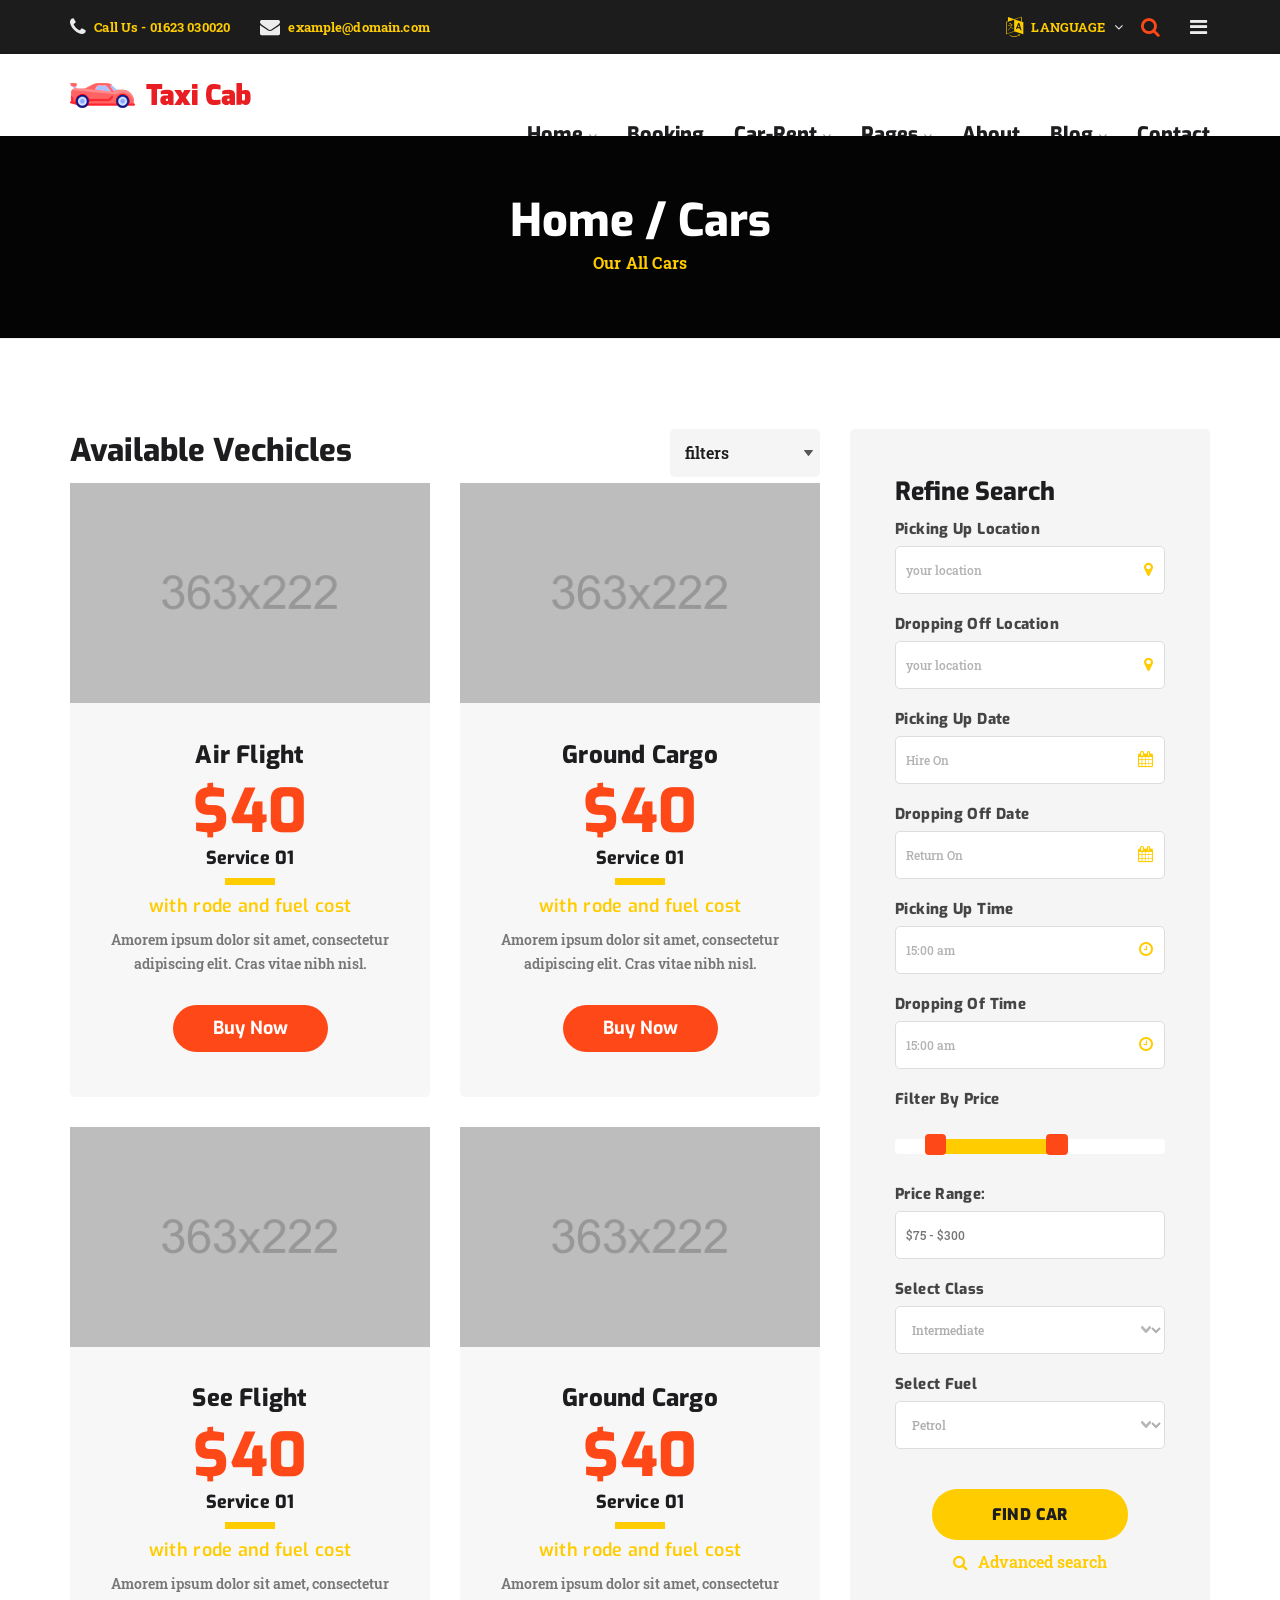
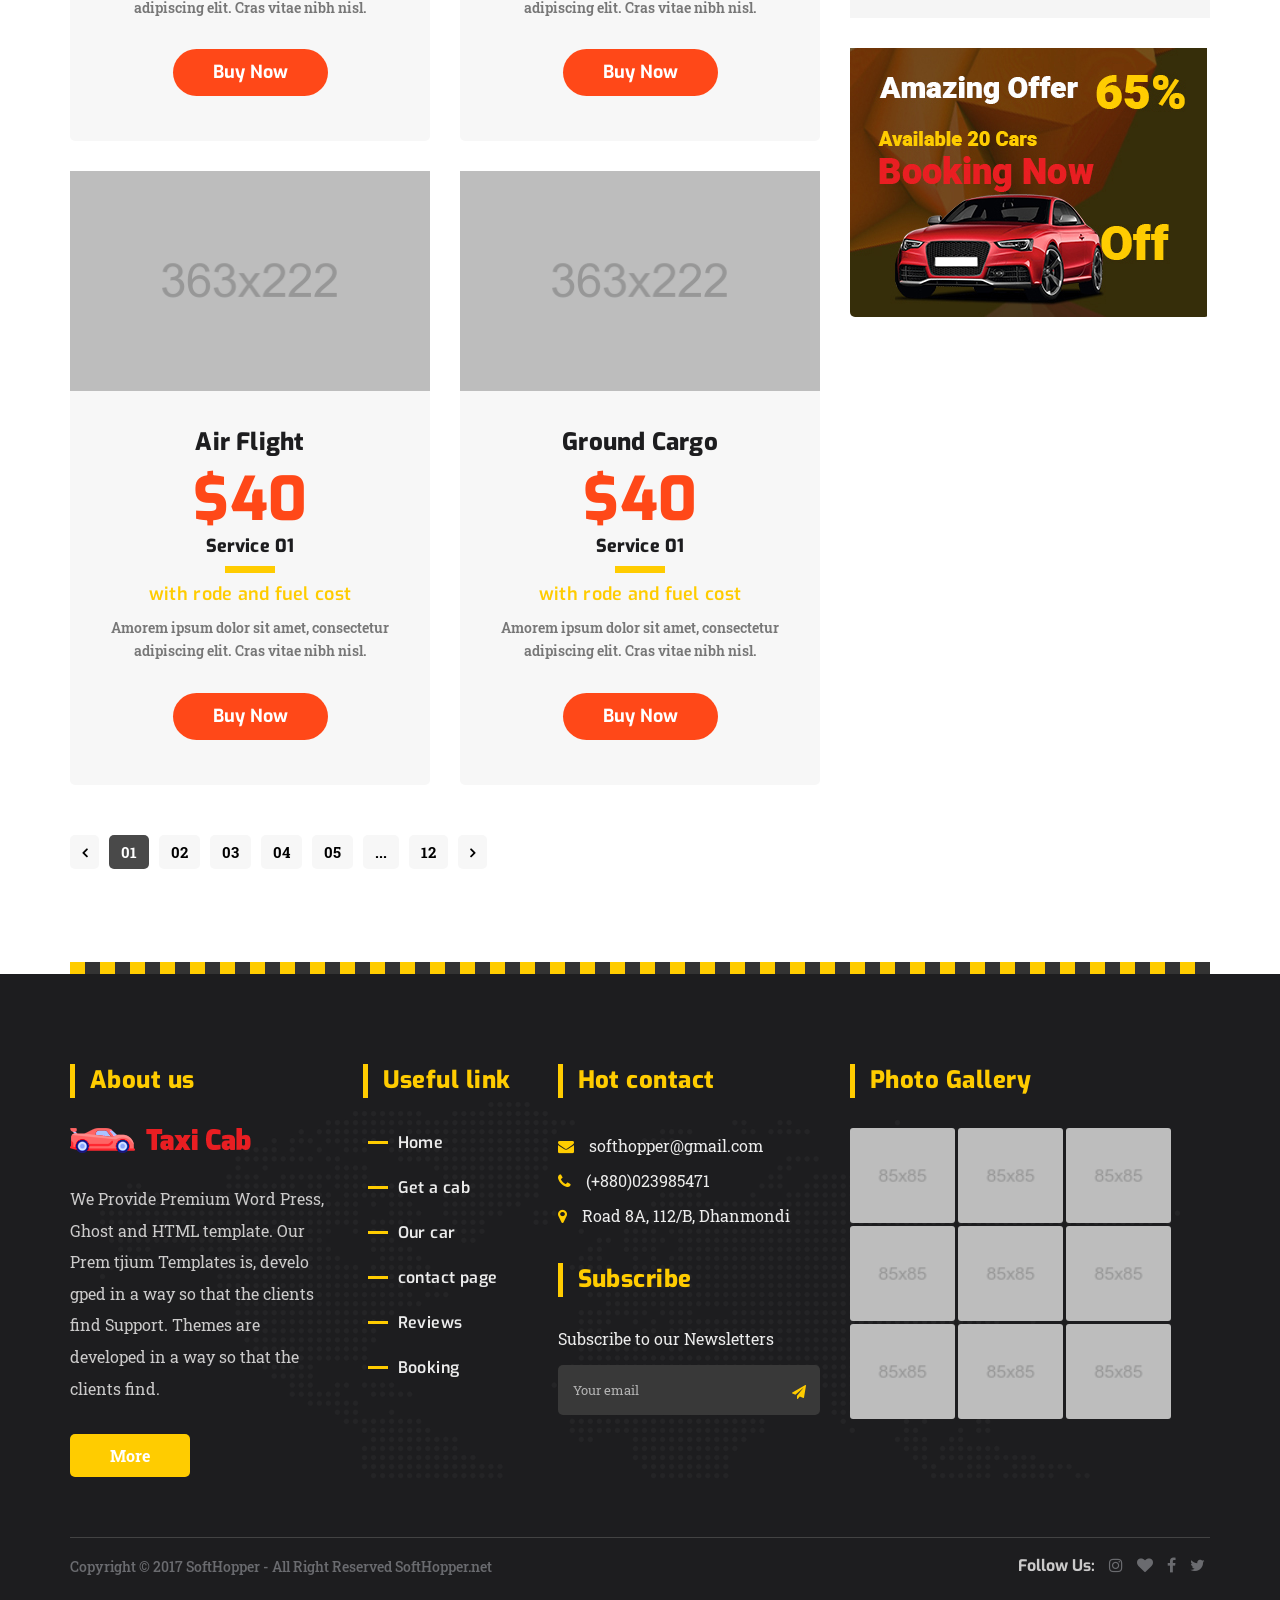
<file: car-category-three.html>
<!doctype html>
<html lang="en">

<head>
    <!-- Basic Page Needs
    ================================================== -->
    <meta charset="utf-8">
    <meta http-equiv="X-UA-Compatible" content="IE=edge">

    <!-- Specific Meta
    ================================================== -->
    <meta name="viewport" content="width=device-width, initial-scale=1, maximum-scale=1">
    <meta name="description" content="Texicab is a modern presentation HTML5 Car Rent template.">
    <meta name="keywords" content="HTML5, Template, Design, Development, Car Rent" />
    <meta name="author" content="">

    <!-- Titles
    ================================================== -->
    <title>Category Page 03</title>

    <!-- Favicons
    ================================================== -->
    <link rel="shortcut icon" href="assets/images/favicon.ico">
    <link rel="apple-touch-icon" href="assets/images/apple-touch-icon.png">
    <link rel="apple-touch-icon" sizes="72x72" href="images/apple-touch-icon-72x72.png">
    <link rel="apple-touch-icon" sizes="114x114" href="images/apple-touch-icon-114x114.png">

    <!-- Custom Font
    ================================================== -->
    <link href="https://fonts.googleapis.com/css?family=Exo:400,400i,500,500i,600,600i,700,700i,800,800i,900,900i%7cRoboto+Slab:400,700" rel="stylesheet">

    <!-- CSS
    ================================================== -->
    <link rel="stylesheet" href="assets/css/plugins.min.css">
    <link rel="stylesheet" href="assets/css/icons.min.css">
    <link rel="stylesheet" href="assets/css/style.css">
    <link rel="stylesheet" href="assets/css/color-schemer.css">   

    <link rel="stylesheet" href="assets/jquery-ui/jquery-ui.min.css">   
</head>

<body>
    <!-- ====== Header Top Area ====== --> 
    <header class="header-top-area bg-nero">
        <div class="container">
            <div class="row">
                <div class="col-md-6 col-sm-7 hidden-xs">
                    <div class="header-content-left">
                        <ul class="header-top-menu">
                            <li>
                                <a href="#" class="top-left-menu">
                                    <i class="fa fa-phone"></i>
                                    <span>Call Us - 01623 030020</span>
                                </a>
                            </li>
                            <li>
                                <a href="#" class="top-left-menu">
                                    <i class="fa fa-envelope"></i>
                                    <span>example@domain.com</span>
                                </a>                                 
                            </li>
                        </ul><!-- /.header-top-menu -->
                    </div><!-- /.header-content-left -->
                </div><!-- /.col-md-9 -->

                <div class="col-md-6 col-sm-5">
                    <div class="header-content-right">
                        <ul class="header-top-menu">
                            <li>
                                <a href="#" class="language">
                                    <i class="fa fa-language"></i>
                                    <span>Language</span>
                                </a>
                                <ul class="sub-menu">
                                    <li><a href="#">English</a></li>
                                    <li><a href="#">Español</a></li>
                                    <li><a href="#">Français</a></li>
                                    <li><a href="#">Português</a></li>
                                </ul><!-- /.sub-menu -->
                            </li>
                        </ul>
                        <ul class="header-top-menu">
                            <li>
                                <a href="#" class="search-open">
                                    <i class="fa fa-search"></i>
                                </a>
                            </li>
                            <li>
                                <a href="#" class="trigger-overlay">
                                    <i class="fa fa-bars"></i>
                                </a>
                            </li>
                        </ul>
                    </div><!-- /.left-content -->
                </div><!-- /.col-md-3 -->
            </div><!-- /.row -->
        </div><!-- /.container -->
    </header><!-- /.head-area -->

    <!-- ======= Header Modal Area =======-->
    <div class="header-modal-area">
        <!-- Modal Search -->
        <div class="overlay overlay-scale">
            <button type="button" class="overlay-close">&#x2716;</button>
            <div class="overlay__content">
                <form id="search-form" class="search-form outer" action="#" method="post">
                    <div class="input-group">
                        <input type="text" class=" input--full" placeholder="search text here ..."> 
                    </div>
                    <button class="btn text-uppercase search-button">Search</button>
                </form>
            </div>
        </div>

        <div class="overlay-sidebar">
            <div class="author-area">
                <a href="#" class="closebtn">&times;</a>
                <div class="author-area-content">                
                    <div class="login-author">   
                        <div class="author-info">                    
                            <div class="author-image yellow-border">
                                <img src="assets/images/driver/driver-03.png" alt="author-image" />
                            </div><!-- /.author-image -->
                            <div class="author-des">
                                <h4 class="author-name">Mr. Johan Smith</h4>
                                <p class="author-description">Programmer</p>
                            </div><!-- /.author-des -->
                        </div><!-- /.author-info -->             
                        <div class="author-menu">
                            <ul class="yellow-color">
                                <li><a href=""><i class="fa fa-user-circle-o"></i>Author Dashboard</a></li>
                                <li><a href=""><i class="fa fa-envelope-open"></i>Your Inbox</a></li>
                                <li><a href=""><i class="fa fa-location-arrow"></i>Track your texi</a></li>
                                <li><a href=""><i class="fa fa-area-chart"></i>Your Bookings Status</a></li>
                                <li><a href=""><i class="fa fa-automobile"></i>New Bookings</a></li>
                                <li><a href=""><i class="fa fa-archive"></i>Your Bookings</a></li>
                                <li><a href=""><i class="fa fa-money"></i>Your Deposit - $150.00</a></li>
                                <li><a href=""><i class="fa fa-sign-out"></i>Sign Out</a></li>
                            </ul>
                        </div><!-- /.author-menu -->
                    </div><!-- /.login-author -->
                </div><!-- /.author-area-content -->
            </div><!-- /.author-area -->
        </div><!-- /.overlay-sidebar -->
    </div><!-- /.header-modal-area -->

    <!-- ====== Header Nav Area ====== --> 
    <header class="header-nav-area">
        <div class="container">        
            <div class="row">
                <div class="col-md-3 col-sm-10 col-xs-10">
                    <div class="site-logo">
                        <a href="index.html"><img src="assets/images/car-logo.png" alt="logo" /></a>
                    </div><!-- /.logo -->
                </div><!-- /.col-md-3 -->
                <div class="col-md-9 col-sm-2 col-xs-2 pd-right-0">
                    <nav class="site-navigation top-navigation nav-style-one">
                        <div class="menu-wrapper">
                            <div class="menu-content">
                                <ul class="menu-list">
                                    <li>
                                        <a href="#">Home</a>
                                        <ul class="sub-menu">
                                            <li>
                                                <a href="index.html">Home Layout One</a>
                                            </li>
                                            <li>
                                                <a href="index02.html">Home Layout Two</a>
                                            </li>                                            
                                            <li>
                                                <a href="index03.html">Home Layout Three</a>
                                            </li>                                            
                                            <li>
                                                <a href="index04.html">Home Layout Four</a>
                                            </li>                                            
                                            <li>
                                                <a href="index05.html">Home Layout Five</a>
                                            </li>                                            
                                            <li>
                                                <a href="index06.html">Home Layout Six</a>
                                            </li>                                            
                                            <li>
                                                <a href="index07.html">Home Layout Seven</a>
                                            </li>                                            
                                            <li>
                                                <a href="index08.html">Home Layout Eight</a>
                                            </li>
                                            <li>
                                                <a href="index09.html">Home Layout Nine</a>
                                            </li>                   
                                            <li>
                                                <a href="index10.html">Home Layout Ten</a>
                                            </li>
                                        </ul>
                                    </li>
                                    <li>
                                        <a href="car-single-page.html">Booking</a>
                                    </li>
                                    <li>
                                        <a href="#">Car-rent</a>
                                        <ul class="sub-menu">
                                            <li>
                                                <a href="car-category.html">Car Category 01</a>
                                            </li>                                               
                                            <li>
                                                <a href="car-category-two.html">Car Category 02</a>
                                            </li>  
                                            <li>
                                                <a href="car-category-three.html">Car Category 03</a>
                                            </li>  
                                            <li>
                                                <a href="car-single-page.html">Car Single Page</a>
                                            </li>                                         
                                        </ul>
                                    </li>
                                    <li>
                                        <a href="#">Pages</a>
                                        <ul class="sub-menu">                                        
                                            <li>
                                                <a href="comming-soon.html">Coming Soon</a>
                                            </li>                                            
                                            <li>
                                                <a href="404.html">404</a>
                                            </li>
                                        </ul>
                                    </li>
                                    <li>
                                        <a href="about.html">About</a>
                                    </li>
                                    <li>
                                        <a href="#">Blog</a>
                                        <ul class="sub-menu">
                                            <li>
                                                <a href="blog.html">Blog</a>
                                            </li>                                            
                                            <li>
                                                <a href="blog-single.html">Single Post</a>
                                            </li>
                                        </ul>
                                    </li>
                                    <li>
                                        <a href="contact.html">Contact</a>
                                    </li>
                                </ul> <!-- /.menu-list -->
                            </div> <!-- /.menu-content-->
                        </div> <!-- /.menu-wrapper --> 
                    </nav><!-- /.site-navigation -->
                    <!--Mobile Main Menu-->
                    <div class="mobile-menu-main hidden-md hidden-lg">
                        <div class="menucontent overlaybg"> </div>
                        <div class="menuexpandermain slideRight">
                            <a id="navtoggole-main" class="animated-arrow slideLeft menuclose">
                                <span></span>
                            </a>
                        </div><!--/.menuexpandermain-->

                        <div id="mobile-main-nav" class="mb-navigation slideLeft">
                            <div class="menu-wrapper">
                                <div id="main-mobile-container" class="menu-content clearfix"></div>
                            </div>
                        </div><!--/#mobile-main-nav-->
                    </div><!--/.mobile-menu-main-->
                </div><!-- /.col-md-9 -->
            </div><!-- /.row -->
        </div><!-- /.container -->
    </header><!-- /.header-bottom-area -->

    <!-- ====== Page Header ====== -->
    <div class="page-header background-overlay" style="background-image:url(assets/images/page-header-one.png)">
        <div class="container">
            <div class="row">
                <div class="col-md-12">                
                    <h2 class="page-title">Home / Cars</h2>
                    <p class="page-description">Our All Cars</p>        
                </div><!-- /.col-md-12 -->
            </div><!-- /.row-->
        </div><!-- /.container-fluid -->           
    </div><!-- /.page-header -->

    <!-- ====== Available Available Block ====== --> 
    <div class="available-block vehicle-padding">
        <div class="container">
            <div class="row">
                <div class="col-md-8">
                    <div class="row price-style-two">
                        <div class="col-md-9 col-sm-9 clearfix">
                            <h2 class="available-title">Available Vechicles</h2>
                        </div><!-- /.col-md-9 -->
                        <div class="col-md-3 col-sm-3">
                            <div class="vehicle-category pull-right bg-gray">
                                <select name="vehicle-category" id="vehicle-cat-list">
                                    <option value="volvo">filters</option>
                                    <option value="saab">Saab</option>
                                    <option value="mercedes">Mercedes</option>
                                    <option value="audi">Audi</option>
                                </select>
                            </div><!-- /.vehicle-category -->
                        </div><!-- /.col-md-3 -->
                            
                        <div class="col-md-6 col-sm-6">
                            <div class="pricing-table-item style-two category">
                                <div class="pricing-image">
                                    <a href="#"><img src="assets/images/price/price-service01.png" alt="price" /></a>
                                </div>
                                <div class="price-details">
                                    <div class="price-head-area">
                                        <h4 class="pricing-head">Air Flight</h4>
                                        <h2 class="price-amount red-color">$40</h2>
                                    </div><!-- /.price-head-area -->
                                        <ul class="price">
                                            <li class="price-title">Service 01</li>
                                            <li class="price-subtille yellow-color">with rode and fuel cost</li>
                                            <li class="price-discription">Amorem ipsum dolor sit amet, consectetur adipiscing elit. Cras vitae nibh nisl. </li>
                                        </ul>
                                    <div class="pricing-table-footer">
                                      <a href="#" class=" button red-bg">buy now</a>
                                    </div>
                                </div><!-- /.price-details -->
                            </div><!-- /.pricing-table-item -->
                        </div><!-- /.col-md-6 -->

                        <div class="col-md-6 col-sm-6">
                            <div class="pricing-table-item style-two category">
                                <div class="pricing-image">
                                    <a href="#"><img src="assets/images/price/price-service02.png" alt="price" /></a>
                                </div>
                                <div class="price-details">
                                    <div class="price-head-area">
                                        <h4 class="pricing-head">Ground Cargo</h4>
                                        <h2 class="price-amount red-color">$40</h2>
                                    </div><!-- /.price-head-area -->
                                        <ul class="price">
                                            <li class="price-title">Service 01</li>
                                            <li class="price-subtille yellow-color">with rode and fuel cost</li>
                                            <li class="price-discription">Amorem ipsum dolor sit amet, consectetur adipiscing elit. Cras vitae nibh nisl. </li>
                                        </ul>
                                    <div class="pricing-table-footer">
                                      <a href="#" class=" button red-bg">buy now</a>
                                    </div>
                                </div><!-- /.price-details -->
                            </div><!-- /.pricing-table-item -->
                        </div><!-- /.col-md-6 -->

                        <div class="clearfix"></div><!-- /.clearfix -->

                        <div class="col-md-6 col-sm-6">
                            <div class="pricing-table-item style-two category">
                                <div class="pricing-image">
                                    <a href="#"><img src="assets/images/price/price-service03.png" alt="price" /></a>
                                </div>
                                <div class="price-details">
                                    <div class="price-head-area">
                                        <h4 class="pricing-head">See Flight</h4>
                                        <h2 class="price-amount red-color">$40</h2>
                                    </div><!-- /.price-head-area -->
                                        <ul class="price">
                                            <li class="price-title">Service 01</li>
                                            <li class="price-subtille yellow-color">with rode and fuel cost</li>
                                            <li class="price-discription">Amorem ipsum dolor sit amet, consectetur adipiscing elit. Cras vitae nibh nisl. </li>
                                        </ul>
                                    <div class="pricing-table-footer">
                                      <a href="#" class=" button red-bg">buy now</a>
                                    </div>
                                </div><!-- /.price-details -->
                            </div><!-- /.pricing-table-item -->
                        </div><!-- /.col-md-6 -->

                        <div class="col-md-6 col-sm-6">
                            <div class="pricing-table-item style-two category">
                                <div class="pricing-image">
                                    <a href="#"><img src="assets/images/price/price-service01.png" alt="price" /></a>
                                </div>
                                <div class="price-details">
                                    <div class="price-head-area">
                                        <h4 class="pricing-head">Ground Cargo</h4>
                                        <h2 class="price-amount red-color">$40</h2>
                                    </div><!-- /.price-head-area -->
                                        <ul class="price">
                                            <li class="price-title">Service 01</li>
                                            <li class="price-subtille yellow-color">with rode and fuel cost</li>
                                            <li class="price-discription">Amorem ipsum dolor sit amet, consectetur adipiscing elit. Cras vitae nibh nisl. </li>
                                        </ul>
                                    <div class="pricing-table-footer">
                                      <a href="#" class=" button red-bg">buy now</a>
                                    </div>
                                </div><!-- /.price-details -->
                            </div><!-- /.pricing-table-item -->
                        </div><!-- /.col-md-6 -->

                        <div class="clearfix"></div><!-- /.clearfix -->

                        <div class="col-md-6 col-sm-6">
                            <div class="pricing-table-item style-two category">
                                <div class="pricing-image">
                                    <a href="#"><img src="assets/images/price/price-service02.png" alt="price" /></a>
                                </div>
                                <div class="price-details">
                                    <div class="price-head-area">
                                        <h4 class="pricing-head">Air Flight</h4>
                                        <h2 class="price-amount red-color">$40</h2>
                                    </div><!-- /.price-head-area -->
                                        <ul class="price">
                                            <li class="price-title">Service 01</li>
                                            <li class="price-subtille yellow-color">with rode and fuel cost</li>
                                            <li class="price-discription">Amorem ipsum dolor sit amet, consectetur adipiscing elit. Cras vitae nibh nisl. </li>
                                        </ul>
                                    <div class="pricing-table-footer">
                                      <a href="#" class=" button red-bg">buy now</a>
                                    </div>
                                </div><!-- /.price-details -->
                            </div><!-- /.pricing-table-item -->
                        </div><!-- /.col-md-6 -->

                        <div class="col-md-6 col-sm-6">
                            <div class="pricing-table-item style-two category">
                                <div class="pricing-image">
                                    <a href="#"><img src="assets/images/price/price-service03.png" alt="price" /></a>
                                </div>
                                <div class="price-details">
                                    <div class="price-head-area">
                                        <h4 class="pricing-head">Ground Cargo</h4>
                                        <h2 class="price-amount red-color">$40</h2>
                                    </div><!-- /.price-head-area -->
                                        <ul class="price">
                                            <li class="price-title">Service 01</li>
                                            <li class="price-subtille yellow-color">with rode and fuel cost</li>
                                            <li class="price-discription">Amorem ipsum dolor sit amet, consectetur adipiscing elit. Cras vitae nibh nisl. </li>
                                        </ul>
                                    <div class="pricing-table-footer">
                                      <a href="#" class=" button red-bg">buy now</a>
                                    </div>
                                </div><!-- /.price-details -->
                            </div><!-- /.pricing-table-item -->
                        </div><!-- /.col-md-6 -->

                        <div class="col-md-12">
                            <div class="pagination-link">
                                <ul class="pagination bg-gray">
                                    <li><a href="#"><i class="fa fa-angle-left"></i></a></li>
                                    <li class="active"><a href="#">01</a></li>
                                    <li><a href="#">02</a></li>
                                    <li><a href="#">03</a></li>
                                    <li><a href="#">04</a></li>
                                    <li><a href="#">05</a></li>
                                    <li><span class="pages-number-dots">...</span></li>
                                    <li><a href="#">12</a></li>
                                    <li><a href="#"><i class="fa fa-angle-right"></i></a></li>
                                </ul>
                            </div><!-- /.pagination -->
                        </div><!-- /.col-md-12 -->
                    </div><!-- /.row -->
                </div><!-- /.col-md-9 -->

                <div class="col-md-4">
                    <div class="vehicle-sidebar pd-zero">                    
                        <form action="#" method="get" class="advance-search-query search-query-two">
                            <h2 class="form-title">Refine Search</h2>
                            <div class="form-content available-filter">
                                <div class="regular-search">
                                <div class="form-group">

                                    <label class="text-uppercase">Picking up location</label>
                                    <div class="input">
                                        <i class="fa fa-map-marker"></i>
                                        <input type="text" placeholder="your location" class="pick-location form-controller">
                                    </div><!--/.input-->

                                    <label class="text-uppercase">Dropping off location</label>
                                    <div class="input">
                                        <i class="fa fa-map-marker"></i>
                                        <input type="text" placeholder="your location" class="pick-location form-controller">
                                    </div><!--/.input-->

                                    <label>Picking up Date</label>
                                    <div class="input">
                                        <i class="fa fa-calendar"></i>
                                        <input type="text" class="date-start date-selector form-controller" placeholder="Hire On">
                                    </div><!--/.input-->

                                    <label>Dropping off Date</label>
                                    <div class="input">
                                        <i class="fa fa-calendar"></i>
                                        <input type="text" class="date-end date-selector form-controller" placeholder="Return On">
                                    </div><!--/.input-->

                                    <label class="text-uppercase">Picking up Time</label>
                                    <div class="input">
                                        <i class="fa fa-clock-o"></i>
                                        <input type="text" class="time-selector form-controller" placeholder="15:00 am">
                                    </div><!--/.input-->

                                    <label class="text-uppercase">Dropping of Time</label>
                                    <div class="input">
                                        <i class="fa fa-clock-o"></i>
                                        <input type="text" class="time-selector form-controller" placeholder="15:00 am">
                                    </div><!--/.input-->

                                    <label class="text-uppercase">Filter By Price</label>
                                    <div class="input">
                                        <div id="slider" class="price-slider"></div><!-- /#slider -->
                                        <label for="amount">Price range:</label>
                                        <input type="text" id="amount" readonly="readonly">
                                    </div><!-- /.input -->

                                    <label class="text-uppercase">Select Class</label>
                                    <div class="input">                                    
                                        <select>
                                            <option value="0" selected="selected">Intermediate</option>
                                            <option value="1">Intermediate</option>
                                            <option value="2">Compact</option>
                                            <option value="3">Station Wagon</option>
                                            <option value="4">SUV</option>
                                            <option value="5">Minibus</option>
                                        </select>
                                    </div><!-- /.input -->

                                    <label class="text-uppercase">Select Fuel</label>
                                    <div class="input">                                    
                                        <select>
                                            <option value="0" selected="selected">Petrol</option>
                                            <option value="1">Diesel</option>
                                            <option value="2">Octen</option>
                                        </select>
                                    </div><!-- /.input -->
                                </div><!-- /.form-group -->

                                </div><!-- /.div regular-search -->

                                <div class="advance-search">
                                    <div class="form-group">
                                        <label class="text-uppercase">Select Car Type</label>
                                        <div class="input">                                        
                                            <select>
                                                <option value="0" selected="selected">Texi</option>
                                                <option value="1">Texi</option>
                                                <option value="2">Car</option>
                                                <option value="3">Station Wagon</option>
                                                <option value="4">SUV</option>
                                                <option value="5">Minibus</option>
                                            </select>
                                        </div><!-- /.input -->

                                        <label class="text-uppercase">Select Car Modal</label>
                                        <div class="input">                                        
                                            <select>
                                                <option value="0" selected="selected">C-Class Saden Car</option>
                                                <option value="1">Audi 2007 Model</option>
                                                <option value="2">Audi A9</option>
                                                <option value="3">Ford T Van</option>
                                                <option value="4">Maruti 2008 Model</option>
                                                <option value="5">Teresa 2007</option>
                                            </select>
                                        </div><!-- /.input -->
                                    </div><!-- /.form-group -->
                                </div><!-- /.advance-search -->

                                <div class="check-vehicle-footer">
                                    <button type="submit" class="button yellow-button">find car</button>                          
                                    <div class="advanced-search yellow-color">
                                        <a href="#" class="advanced-search-btn"><i class="fa fa-search"></i>Advanced search</a>
                                    </div>
                                </div><!-- /.check-vehicle-footer -->
                            </div><!-- /.from-cotent -->
                        </form><!-- /.advance_search_query -->
                        
                        <div class="ads_area">
                            <a href="#"><img src="assets/images/Add-Image.jpg" alt="add" /></a>
                        </div><!-- /.ads_area -->
                    </div><!-- /.vehicle-sidebar -->
                </div><!-- /.col-md-4 -->
            </div><!-- /.row -->
        </div><!-- /.container  -->
    </div><!-- /.Popular Vehicle Block --> 

    <!-- ======footer area======= -->
    <div class="container footer-top-border">
        <div class="vehicle-multi-border yellow-black"></div><!-- /.vehicle-multi-border -->
    </div><!-- /.container -->

    <footer class="footer-block bg-black" style="background-image: url(assets/images/footer-bg.png);">
        <div class="container">
            <!-- footer-top-block -->
            <div class="footer-top-block yellow-theme">            
                <div class="row">
                    <div class="col-md-3 col-sm-6">
                        <div class="widget widget_about">    
                            <h3 class="widget-title">
                                About us 
                            </h3><!-- /.widget-title -->
                            <div class="widget-about-content">
                                <img src="assets/images/car-logo.png" alt="logo" />
                                <p>We Provide Premium Word Press, Ghost and HTML template. Our Prem tjium Templates is, develo gped in a way so that the clients find  Support. Themes are developed in a way so that  the clients find.</p>
                                <a href="#" class="button">More</a>
                            </div><!-- /.widget-content -->
                        </div><!-- /.widget widget_about -->
                    </div><!-- /.col-md-3 -->
                    <div class="col-md-2 col-sm-6">
                        <div class="widget widget_menu">
                            <h3 class="widget-title">
                                Useful link
                            </h3><!-- /.widget-title -->
                            <ul>
                                <li><a href="#">Home</a></li>
                                <li><a href="#"> Get a cab</a></li>
                                <li><a href="#">Our car</a></li>
                                <li><a href="#">contact page</a></li>
                                <li><a href="#">Reviews</a></li>
                                <li><a href="#"> Booking</a></li>
                            </ul> 
                        </div><!-- /.widget -->
                    </div><!-- /.col-md-3 -->

                    <div class="col-md-3 col-sm-6">
                        <div class="widget widget_hot_contact">
                            <h3 class="widget-title">
                                Hot contact 
                            </h3><!-- /.widget-title -->
                            <ul>
                                <li><a href="#"><i class="fa fa-envelope"></i>softhopper@gmail.com</a></li>
                                <li><a href="#"><i class="fa fa-phone"></i>(+880)023985471</a></li>
                                <li><a href="#"><i class="fa fa-map-marker"></i>Road 8A, 112/B, Dhanmondi</a></li>
                            </ul> 
                        </div><!-- /.widget -->
                        <div class="widget widget_newsletter">
                            <h3 class="widget-title">Subscribe</h3>
                            <form action="#" class="subscribes-newsletter" method="get">
                                <label>Subscribe to our Newsletters</label>
                                <div class="input-group">
                                    <input type="search" name="s" placeholder="Your email" class="form-controller">
                                    <span class="input-group-btn">
                                        <button type="submit" class="btn btn-primary">
                                                <span class="fa fa-paper-plane"></span>
                                        </button>
                                    </span>
                                </div><!-- /. input-group -->
                            </form><!-- /.subscribes-newsletter -->
                        </div><!-- /.widget -->
                    </div><!-- /.col-md-3 -->

                    <div class="col-md-4 col-sm-6">
                        <div class="widget widget_photo_gallery">
                            <h3 class="widget-title">
                                Photo Gallery  
                            </h3><!-- /.widget-title -->
                            <ul class="photo-gallery-content">
                                <li>
                                    <a href="#">
                                        <img src="assets/images/instagram/instagram-01.png" alt="instagram" />
                                    </a>
                                </li>
                                <li>
                                    <a href="#">
                                        <img src="assets/images/instagram/instagram-02.png" alt="instagram" />
                                    </a>
                                </li>
                                <li>
                                    <a href="#">
                                        <img src="assets/images/instagram/instagram-03.png" alt="instagram" />
                                    </a>
                                </li>
                                <li>
                                    <a href="#">
                                        <img src="assets/images/instagram/instagram-04.png" alt="instagram" />
                                    </a>
                                </li>
                                <li>
                                    <a href="#">
                                        <img src="assets/images/instagram/instagram-05.png" alt="instagram" />
                                    </a>
                                </li>
                                <li>
                                    <a href="#">
                                        <img src="assets/images/instagram/instagram-06.png" alt="instagram" />
                                    </a>
                                </li>
                                <li>
                                    <a href="#">
                                        <img src="assets/images/instagram/instagram-07.png" alt="instagram" />
                                    </a>
                                </li>
                                <li>
                                    <a href="#">
                                        <img src="assets/images/instagram/instagram-08.png" alt="instagram" />
                                    </a>
                                </li>
                                <li>
                                    <a href="#">
                                        <img src="assets/images/instagram/instagram-09.png" alt="instagram" />
                                    </a>
                                </li>
                            </ul><!-- /.instagram-image-content -->
                        </div><!-- /.widget -->
                    </div><!-- /.col-md-4 -->
                </div><!-- /.row -->
            </div><!-- /.footer-top-block -->

            <!-- footer-bottom-block -->
            <div class="footer-bottom-block">            
                <div class="row">
                     <div class="col-md-9">
                        <div class="bottom-content-left">
                            <p class="copyright">Copyright &copy; 2017 SoftHopper  -  All Right Reserved <a href="#">SoftHopper.net</a></p>
                        </div><!-- /.bottom-top-content -->
                     </div><!-- /.col-md-9 -->
                     <div class="col-md-3">
                        <div class="bottom-content-right">
                            <div class="social-profile">
                                <span class="social-profole-title">Follow Us:</span>
                                <a href="#"><i class="fa fa-instagram"></i></a>
                                <a href="#"><i class="fa fa-heart"></i></a>
                                <a href="#"><i class="fa fa-facebook"></i></a>
                                <a href="#"><i class="fa fa-twitter"></i></a>
                            </div><!-- /.social-profile -->
                        </div><!-- /.bottom-content-right -->
                     </div><!-- /.col-md-3 -->
                </div><!-- /.row -->
            </div><!-- /.footer-bottom-block -->
        </div><!-- /.container -->
    </footer><!-- /.footer-block -->
       
    <!-- All The JS Files
    ================================================== --> 
    <script src="assets/js/plugins.min.js"></script>
    <script src="assets/js/carrent.min.js"></script> <!-- main-js -->

    <script src="assets/jquery-ui/jquery-ui.min.js"></script> <!-- main-js -->

    <script>
        var $rangeSlider = $( "#slider" );
        var $rangeAmount = $( "#amount" );
        $rangeSlider.slider({
            range: true,
            min: 0,
            max: 500,
            values: [ 75, 300 ],
            slide: function( event, ui ) {
                $rangeAmount.val( "$" + ui.values[ 0 ] + " - $" + ui.values[ 1 ] );
            }
        });
        $rangeAmount.val( "$" + $rangeSlider.slider( "values", 0 ) +
            " - $" + $rangeSlider.slider( "values", 1 ) );
    </script>
</body>
</html>
</file>
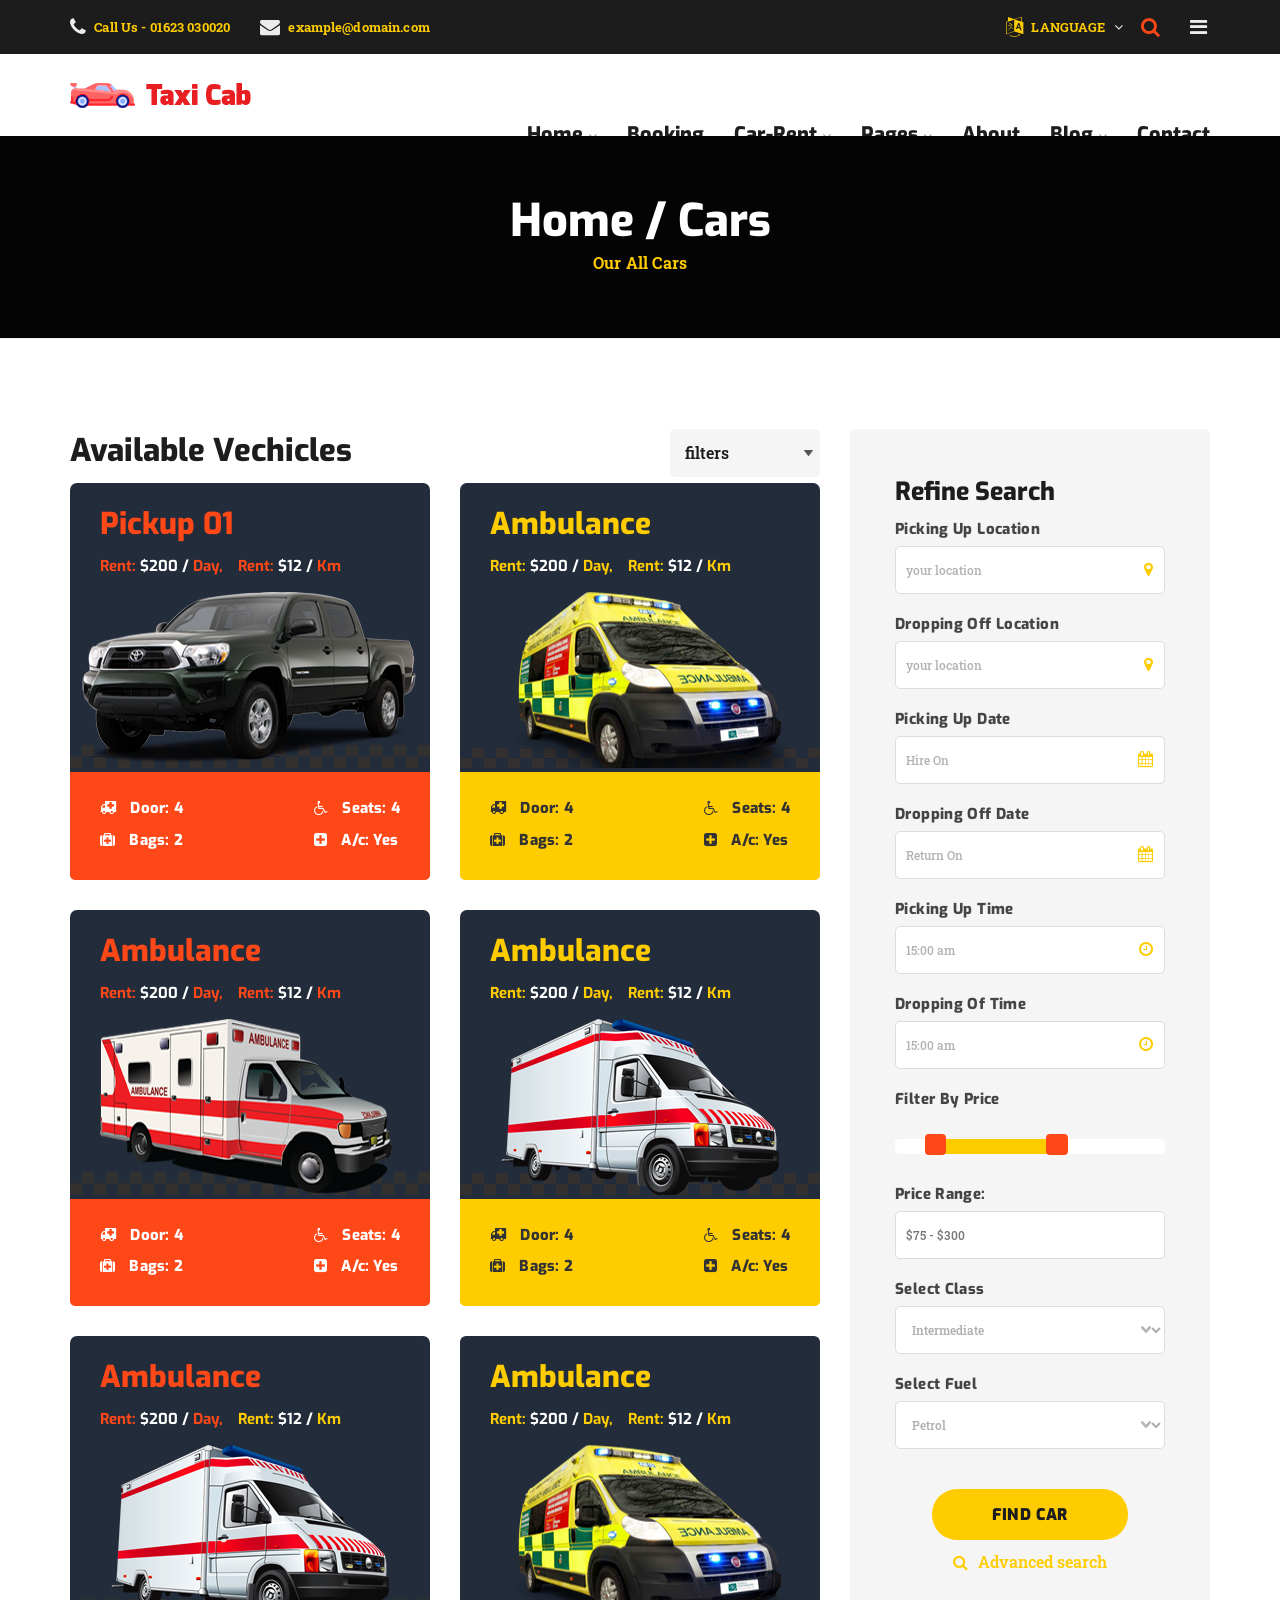
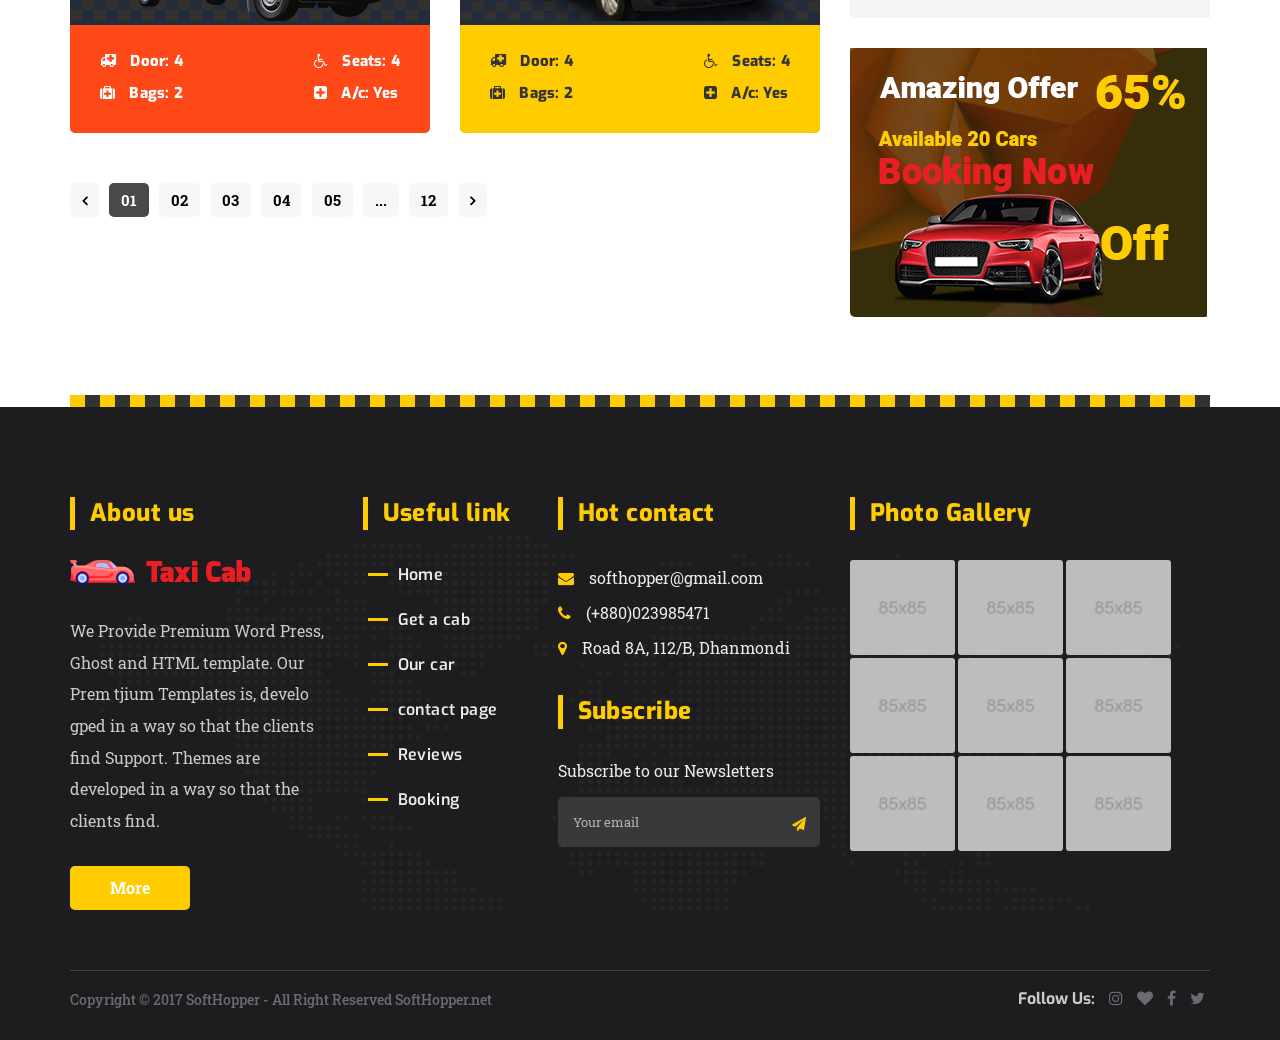
<file: car-category-two.html>
<!doctype html>
<html lang="en">

<head>
    <!-- Basic Page Needs
    ================================================== -->
    <meta charset="utf-8">
    <meta http-equiv="X-UA-Compatible" content="IE=edge">

    <!-- Specific Meta
    ================================================== -->
    <meta name="viewport" content="width=device-width, initial-scale=1, maximum-scale=1">
    <meta name="description" content="Texicab is a modern presentation HTML5 Car Rent template.">
    <meta name="keywords" content="HTML5, Template, Design, Development, Car Rent" />
    <meta name="author" content="">

    <!-- Titles
    ================================================== -->
    <title>Category Page 02</title>

    <!-- Favicons
    ================================================== -->
    <link rel="shortcut icon" href="assets/images/favicon.ico">
    <link rel="apple-touch-icon" href="assets/images/apple-touch-icon.png">
    <link rel="apple-touch-icon" sizes="72x72" href="images/apple-touch-icon-72x72.png">
    <link rel="apple-touch-icon" sizes="114x114" href="images/apple-touch-icon-114x114.png">

    <!-- Custom Font
    ================================================== -->
    <link href="https://fonts.googleapis.com/css?family=Exo:400,400i,500,500i,600,600i,700,700i,800,800i,900,900i%7cRoboto+Slab:400,700" rel="stylesheet">

    <!-- CSS
    ================================================== -->
    <link rel="stylesheet" href="assets/css/plugins.min.css">
    <link rel="stylesheet" href="assets/css/icons.min.css">
    <link rel="stylesheet" href="assets/css/style.css">
    <link rel="stylesheet" href="assets/css/color-schemer.css">   

    <link rel="stylesheet" href="assets/jquery-ui/jquery-ui.min.css">   
</head>

<body>
    <!-- ====== Header Top Area ====== --> 
    <header class="header-top-area bg-nero">
        <div class="container">
            <div class="row">
                <div class="col-md-6 col-sm-7 hidden-xs">
                    <div class="header-content-left">
                        <ul class="header-top-menu">
                            <li>
                                <a href="#" class="top-left-menu">
                                    <i class="fa fa-phone"></i>
                                    <span>Call Us - 01623 030020</span>
                                </a>
                            </li>
                            <li>
                                <a href="#" class="top-left-menu">
                                    <i class="fa fa-envelope"></i>
                                    <span>example@domain.com</span>
                                </a>                                 
                            </li>
                        </ul><!-- /.header-top-menu -->
                    </div><!-- /.header-content-left -->
                </div><!-- /.col-md-9 -->

                <div class="col-md-6 col-sm-5">
                    <div class="header-content-right">
                        <ul class="header-top-menu">
                            <li>
                                <a href="#" class="language">
                                    <i class="fa fa-language"></i>
                                    <span>Language</span>
                                </a>
                                <ul class="sub-menu">
                                    <li><a href="#">English</a></li>
                                    <li><a href="#">Español</a></li>
                                    <li><a href="#">Français</a></li>
                                    <li><a href="#">Português</a></li>
                                </ul><!-- /.sub-menu -->
                            </li>
                        </ul>
                        <ul class="header-top-menu">
                            <li>
                                <a href="#" class="search-open">
                                    <i class="fa fa-search"></i>
                                </a>
                            </li>
                            <li>
                                <a href="#" class="trigger-overlay">
                                    <i class="fa fa-bars"></i>
                                </a>
                            </li>
                        </ul>
                    </div><!-- /.left-content -->
                </div><!-- /.col-md-3 -->
            </div><!-- /.row -->
        </div><!-- /.container -->
    </header><!-- /.head-area -->

    <!-- ======= Header Modal Area =======-->
    <div class="header-modal-area">
        <!-- Modal Search -->
        <div class="overlay overlay-scale">
            <button type="button" class="overlay-close">&#x2716;</button>
            <div class="overlay__content">
                <form id="search-form" class="search-form outer" action="#" method="post">
                    <div class="input-group">
                        <input type="text" class=" input--full" placeholder="search text here ..."> 
                    </div>
                    <button class="btn text-uppercase search-button">Search</button>
                </form>
            </div>
        </div>

        <div class="overlay-sidebar">
            <div class="author-area">
                <a href="#" class="closebtn">&times;</a>
                <div class="author-area-content">                
                    <div class="login-author">   
                        <div class="author-info">                    
                            <div class="author-image yellow-border">
                                <img src="assets/images/driver/driver-03.png" alt="author-image" />
                            </div><!-- /.author-image -->
                            <div class="author-des">
                                <h4 class="author-name">Mr. Johan Smith</h4>
                                <p class="author-description">Programmer</p>
                            </div><!-- /.author-des -->
                        </div><!-- /.author-info -->             
                        <div class="author-menu">
                            <ul class="yellow-color">
                                <li><a href=""><i class="fa fa-user-circle-o"></i>Author Dashboard</a></li>
                                <li><a href=""><i class="fa fa-envelope-open"></i>Your Inbox</a></li>
                                <li><a href=""><i class="fa fa-location-arrow"></i>Track your texi</a></li>
                                <li><a href=""><i class="fa fa-area-chart"></i>Your Bookings Status</a></li>
                                <li><a href=""><i class="fa fa-automobile"></i>New Bookings</a></li>
                                <li><a href=""><i class="fa fa-archive"></i>Your Bookings</a></li>
                                <li><a href=""><i class="fa fa-money"></i>Your Deposit - $150.00</a></li>
                                <li><a href=""><i class="fa fa-sign-out"></i>Sign Out</a></li>
                            </ul>
                        </div><!-- /.author-menu -->
                    </div><!-- /.login-author -->
                </div><!-- /.author-area-content -->
            </div><!-- /.author-area -->
        </div><!-- /.overlay-sidebar -->
    </div><!-- /.header-modal-area -->

    <!-- ====== Header Nav Area ====== --> 
    <header class="header-nav-area">
        <div class="container">        
            <div class="row">
                <div class="col-md-3 col-sm-10 col-xs-10">
                    <div class="site-logo">
                        <a href="index.html"><img src="assets/images/car-logo.png" alt="logo" /></a>
                    </div><!-- /.logo -->
                </div><!-- /.col-md-3 -->
                <div class="col-md-9 col-sm-2 col-xs-2 pd-right-0">
                    <nav class="site-navigation top-navigation nav-style-one">
                        <div class="menu-wrapper">
                            <div class="menu-content">
                                <ul class="menu-list">
                                    <li>
                                        <a href="#">Home</a>
                                        <ul class="sub-menu">
                                            <li>
                                                <a href="index.html">Home Layout One</a>
                                            </li>
                                            <li>
                                                <a href="index02.html">Home Layout Two</a>
                                            </li>                                            
                                            <li>
                                                <a href="index03.html">Home Layout Three</a>
                                            </li>                                            
                                            <li>
                                                <a href="index04.html">Home Layout Four</a>
                                            </li>                                            
                                            <li>
                                                <a href="index05.html">Home Layout Five</a>
                                            </li>                                            
                                            <li>
                                                <a href="index06.html">Home Layout Six</a>
                                            </li>                                            
                                            <li>
                                                <a href="index07.html">Home Layout Seven</a>
                                            </li>                                            
                                            <li>
                                                <a href="index08.html">Home Layout Eight</a>
                                            </li>
                                            <li>
                                                <a href="index09.html">Home Layout Nine</a>
                                            </li>                   
                                            <li>
                                                <a href="index10.html">Home Layout Ten</a>
                                            </li>
                                        </ul>
                                    </li>
                                    <li>
                                        <a href="car-single-page.html">Booking</a>
                                    </li>
                                    <li>
                                        <a href="#">Car-rent</a>
                                        <ul class="sub-menu">
                                            <li>
                                                <a href="car-category.html">Car Category 01</a>
                                            </li>                                               
                                            <li>
                                                <a href="car-category-two.html">Car Category 02</a>
                                            </li>  
                                            <li>
                                                <a href="car-category-three.html">Car Category 03</a>
                                            </li>  
                                            <li>
                                                <a href="car-single-page.html">Car Single Page</a>
                                            </li>                                         
                                        </ul>
                                    </li>
                                    <li>
                                        <a href="#">Pages</a>
                                        <ul class="sub-menu">                                        
                                            <li>
                                                <a href="comming-soon.html">Coming Soon</a>
                                            </li>                                            
                                            <li>
                                                <a href="404.html">404</a>
                                            </li>
                                        </ul>
                                    </li>
                                    <li>
                                        <a href="about.html">About</a>
                                    </li>
                                    <li>
                                        <a href="#">Blog</a>
                                        <ul class="sub-menu">
                                            <li>
                                                <a href="blog.html">Blog</a>
                                            </li>                                            
                                            <li>
                                                <a href="blog-single.html">Single Post</a>
                                            </li>
                                        </ul>
                                    </li>
                                    <li>
                                        <a href="contact.html">Contact</a>
                                    </li>
                                </ul> <!-- /.menu-list -->
                            </div> <!-- /.menu-content-->
                        </div> <!-- /.menu-wrapper --> 
                    </nav><!-- /.site-navigation -->
                    <!--Mobile Main Menu-->
                    <div class="mobile-menu-main hidden-md hidden-lg">
                        <div class="menucontent overlaybg"> </div>
                        <div class="menuexpandermain slideRight">
                            <a id="navtoggole-main" class="animated-arrow slideLeft menuclose">
                                <span></span>
                            </a>
                        </div><!--/.menuexpandermain-->

                        <div id="mobile-main-nav" class="mb-navigation slideLeft">
                            <div class="menu-wrapper">
                                <div id="main-mobile-container" class="menu-content clearfix"></div>
                            </div>
                        </div><!--/#mobile-main-nav-->
                    </div><!--/.mobile-menu-main-->
                </div><!-- /.col-md-9 -->
            </div><!-- /.row -->
        </div><!-- /.container -->
    </header><!-- /.header-bottom-area -->

    <!-- ====== Page Header ====== -->
    <div class="page-header background-overlay" style="background-image:url(assets/images/page-header-one.png)">
        <div class="container">
            <div class="row">
                <div class="col-md-12">                
                    <h2 class="page-title">Home / Cars</h2>
                    <p class="page-description">Our All Cars</p>        
                </div><!-- /.col-md-12 -->
            </div><!-- /.row-->
        </div><!-- /.container-fluid -->           
    </div><!-- /.page-header -->

    <!-- ====== Available Available Block ====== --> 
    <div class="available-block vehicle-padding vehicle-style-two">
        <div class="container">
            <div class="row">
                <div class="col-md-8">
                    <div class="row">
                        <div class="col-md-9 col-sm-9 clearfix">
                            <h2 class="available-title">Available Vechicles</h2>
                        </div><!-- /.col-md-9 -->
                        <div class="col-md-3 col-sm-3">
                            <div class="vehicle-category pull-right bg-gray">
                                <select name="vehicle-category" id="vehicle-cat-list">
                                    <option value="volvo">filters</option>
                                    <option value="saab">Saab</option>
                                    <option value="mercedes">Mercedes</option>
                                    <option value="audi">Audi</option>
                                </select>
                            </div><!-- /.vehicle-category -->
                        </div><!-- /.col-md-3 -->
                            
                        <div class="col-md-6 col-sm-6">
                            <div class="vehicle-content nevy-bg theme-red style-two">
                                <div class="vehicle-top-meta">
                                    <h2 class="vehicle-title">Pickup 01</h2>
                                    <div class="vehicle-meta">
                                        <div class="meta-item">
                                            <div class="meta-rent">Rent:  <span>$200 /</span> Day,</div>
                                        </div>
                                        <div class="meta-item">
                                            <div class="meta-rent">Rent:  <span>$12 /</span> Km</div>
                                        </div>
                                    </div><!-- /.meta-left -->
                                </div><!-- /.vehicle-top-meta -->
                                <div class="vehicle-thumbnail">
                                    <a href="#">
                                        <img src="assets/images/pickup/pickup01.png" alt="car-item" />
                                    </a>
                                </div><!-- /.vehicle-thumbnail -->
                                <div class="vehicle-bottom-content">
                                    <div class="vehicle-meta">
                                        <div class="meta-item pull-left">
                                            <div class="meta-rent">
                                                <i class="fa fa-ambulance"></i> Door: 4
                                            </div>
                                            <div class="meta-rent">
                                                <i class="fa fa-medkit"></i> Bags: 2
                                            </div>
                                        </div>
                                        <div class="meta-item pull-right">
                                            <div class="meta-rent">
                                                <i class="fa fa-wheelchair"></i> Seats: 4
                                            </div>
                                            <div class="meta-rent">
                                                <i class="fa fa-plus-square"></i> A/c: Yes
                                            </div>
                                        </div>
                                    </div><!-- /.meta-left -->
                                </div><!-- /.vehicle-bottom-content -->
                            </div><!-- /.vehicle-content -->
                        </div><!-- /.col-md-6 -->

                        <div class="col-md-6 col-sm-6">
                            <div class="vehicle-content nevy-bg theme-yellow style-two">
                                <div class="vehicle-top-meta">
                                    <h2 class="vehicle-title">Ambulance</h2>
                                    <div class="vehicle-meta">
                                        <div class="meta-item">
                                            <div class="meta-rent yellow-color">Rent:  <span>$200 /</span> Day,</div>
                                        </div>
                                        <div class="meta-item">
                                            <div class="meta-rent yellow-color">Rent:  <span>$12 /</span> Km</div>
                                        </div>
                                    </div><!-- /.meta-left -->
                                </div><!-- /.vehicle-top-meta -->
                                <div class="vehicle-thumbnail">
                                    <a href="#">
                                        <img src="assets/images/ambulance/ambulance02.png" alt="car-item" />
                                    </a>
                                </div><!-- /.vehicle-thumbnail -->
                                <div class="vehicle-bottom-content">
                                    <div class="vehicle-meta">
                                        <div class="meta-item pull-left">
                                            <div class="meta-rent">
                                                <i class="fa fa-ambulance"></i> Door: 4
                                            </div>
                                            <div class="meta-rent">
                                                <i class="fa fa-medkit"></i> Bags: 2
                                            </div>
                                        </div>
                                        <div class="meta-item pull-right">
                                            <div class="meta-rent">
                                                <i class="fa fa-wheelchair"></i> Seats: 4
                                            </div>
                                            <div class="meta-rent">
                                                <i class="fa fa-plus-square"></i> A/c: Yes
                                            </div>
                                        </div>
                                    </div><!-- /.meta-left -->
                                </div><!-- /.vehicle-bottom-content -->
                            </div><!-- /.car-content -->
                        </div><!-- /.col-md-6 -->

                        <div class="clearfix"></div><!-- /.clearfix -->

                        <div class="col-md-6 col-sm-6">
                            <div class="vehicle-content nevy-bg theme-red style-two">
                                <div class="vehicle-top-meta">
                                    <h2 class="vehicle-title">Ambulance</h2>
                                    <div class="vehicle-meta">
                                        <div class="meta-item">
                                            <div class="meta-rent">Rent:  <span>$200 /</span> Day,</div>
                                        </div>
                                        <div class="meta-item">
                                            <div class="meta-rent">Rent:  <span>$12 /</span> Km</div>
                                        </div>
                                    </div><!-- /.meta-left -->
                                </div><!-- /.vehicle-top-meta -->
                                <div class="vehicle-thumbnail">
                                    <a href="#">
                                        <img src="assets/images/ambulance/ambulance03.png" alt="car-item" />
                                    </a>
                                </div><!-- /.vehicle-thumbnail -->
                                <div class="vehicle-bottom-content">
                                    <div class="vehicle-meta">
                                        <div class="meta-item pull-left">
                                            <div class="meta-rent">
                                                <i class="fa fa-ambulance"></i> Door: 4
                                            </div>
                                            <div class="meta-rent">
                                                <i class="fa fa-medkit"></i> Bags: 2
                                            </div>
                                        </div>
                                        <div class="meta-item pull-right">
                                            <div class="meta-rent">
                                                <i class="fa fa-wheelchair"></i> Seats: 4
                                            </div>
                                            <div class="meta-rent">
                                                <i class="fa fa-plus-square"></i> A/c: Yes
                                            </div>
                                        </div>
                                    </div><!-- /.meta-left -->
                                </div><!-- /.vehicle-bottom-content -->
                            </div><!-- /.car-content -->
                        </div><!-- /.col-md-6 -->

                        <div class="col-md-6 col-sm-6">
                            <div class="vehicle-content nevy-bg theme-yellow style-two">
                                <div class="vehicle-top-meta">
                                    <h2 class="vehicle-title yellow-color">Ambulance</h2>
                                    <div class="vehicle-meta">
                                        <div class="meta-item">
                                            <div class="meta-rent">Rent:  <span>$200 /</span> Day,</div>
                                        </div>
                                        <div class="meta-item">
                                            <div class="meta-rent">Rent:  <span>$12 /</span> Km</div>
                                        </div>
                                    </div><!-- /.meta-left -->
                                </div><!-- /.vehicle-top-meta -->
                                <div class="vehicle-thumbnail">
                                    <a href="#">
                                        <img src="assets/images/ambulance/ambulance01.png" alt="car-item" />
                                    </a>
                                </div><!-- /.vehicle-thumbnail -->
                                <div class="vehicle-bottom-content">
                                    <div class="vehicle-meta">
                                        <div class="meta-item pull-left">
                                            <div class="meta-rent">
                                                <i class="fa fa-ambulance"></i> Door: 4
                                            </div>
                                            <div class="meta-rent">
                                                <i class="fa fa-medkit"></i> Bags: 2
                                            </div>
                                        </div>
                                        <div class="meta-item pull-right">
                                            <div class="meta-rent">
                                                <i class="fa fa-wheelchair"></i> Seats: 4
                                            </div>
                                            <div class="meta-rent">
                                                <i class="fa fa-plus-square"></i> A/c: Yes
                                            </div>
                                        </div>
                                    </div><!-- /.meta-left -->
                                </div><!-- /.vehicle-bottom-content -->
                            </div><!-- /.car-content -->
                        </div><!-- /.col-md-6 -->

                        <div class="clearfix"></div><!-- /.clearfix -->

                        <div class="col-md-6 col-sm-6">
                            <div class="vehicle-content nevy-bg theme-red style-two">
                                <div class="vehicle-top-meta">
                                    <h2 class="vehicle-title">Ambulance</h2>
                                    <div class="vehicle-meta">
                                        <div class="meta-item">
                                            <div class="meta-rent">Rent:  <span>$200 /</span> Day,</div>
                                        </div>
                                        <div class="meta-item">
                                            <div class="meta-rent yellow-color">Rent:  <span>$12 /</span> Km</div>
                                        </div>
                                    </div><!-- /.meta-left -->
                                </div><!-- /.vehicle-top-meta -->
                                <div class="vehicle-thumbnail">
                                    <a href="#">
                                        <img src="assets/images/ambulance/ambulance01.png" alt="car-item" />
                                    </a>
                                </div><!-- /.vehicle-thumbnail -->
                                <div class="vehicle-bottom-content">
                                    <div class="vehicle-meta">
                                        <div class="meta-item pull-left">
                                            <div class="meta-rent">
                                                <i class="fa fa-ambulance"></i> Door: 4
                                            </div>
                                            <div class="meta-rent">
                                                <i class="fa fa-medkit"></i> Bags: 2
                                            </div>
                                        </div>
                                        <div class="meta-item pull-right">
                                            <div class="meta-rent">
                                                <i class="fa fa-wheelchair"></i> Seats: 4
                                            </div>
                                            <div class="meta-rent">
                                                <i class="fa fa-plus-square"></i> A/c: Yes
                                            </div>
                                        </div>
                                    </div><!-- /.meta-left -->
                                </div><!-- /.vehicle-bottom-content -->
                            </div><!-- /.car-content -->
                        </div><!-- /.col-md-6 -->

                        <div class="col-md-6 col-sm-6">
                            <div class="vehicle-content nevy-color nevy-bg theme-yellow style-two">
                                <div class="vehicle-top-meta">
                                    <h2 class="vehicle-title">Ambulance</h2>
                                    <div class="vehicle-meta">
                                        <div class="meta-item">
                                            <div class="meta-rent">Rent:  <span>$200 /</span> Day,</div>
                                        </div>
                                        <div class="meta-item">
                                            <div class="meta-rent">Rent:  <span>$12 /</span> Km</div>
                                        </div>
                                    </div><!-- /.meta-left -->
                                </div><!-- /.vehicle-top-meta -->
                                <div class="vehicle-thumbnail">
                                    <a href="#">
                                        <img src="assets/images/ambulance/ambulance02.png" alt="car-item" />
                                    </a>
                                </div><!-- /.vehicle-thumbnail -->
                                <div class="vehicle-bottom-content">
                                    <div class="vehicle-meta">
                                        <div class="meta-item pull-left">
                                            <div class="meta-rent">
                                                <i class="fa fa-ambulance"></i> Door: 4
                                            </div>
                                            <div class="meta-rent">
                                                <i class="fa fa-medkit"></i> Bags: 2
                                            </div>
                                        </div>
                                        <div class="meta-item pull-right">
                                            <div class="meta-rent">
                                                <i class="fa fa-wheelchair"></i> Seats: 4
                                            </div>
                                            <div class="meta-rent">
                                                <i class="fa fa-plus-square"></i> A/c: Yes
                                            </div>
                                        </div>
                                    </div><!-- /.meta-left -->
                                </div><!-- /.vehicle-bottom-content -->
                            </div><!-- /.car-content -->
                        </div><!-- /.col-md-6 -->

                        <div class="col-md-12">
                            <div class="pagination-link">
                                <ul class="pagination bg-gray">
                                    <li><a href="#"><i class="fa fa-angle-left"></i></a></li>
                                    <li class="active"><a href="#">01</a></li>
                                    <li><a href="#">02</a></li>
                                    <li><a href="#">03</a></li>
                                    <li><a href="#">04</a></li>
                                    <li><a href="#">05</a></li>
                                    <li><span class="pages-number-dots">...</span></li>
                                    <li><a href="#">12</a></li>
                                    <li><a href="#"><i class="fa fa-angle-right"></i></a></li>
                                </ul>
                            </div><!-- /.pagination -->
                        </div><!-- /.col-md-12 -->
                    </div><!-- /.row -->
                </div><!-- /.col-md-8 -->

                <div class="col-md-4">
                    <div class="vehicle-sidebar pd-zero">                    
                        <form action="#" method="get" class="advance-search-query search-query-two">
                            <h2 class="form-title">Refine Search</h2>
                            <div class="form-content available-filter">
                                <div class="regular-search">
                                <div class="form-group">

                                    <label class="text-uppercase">Picking up location</label>
                                    <div class="input">
                                        <i class="fa fa-map-marker"></i>
                                        <input type="text" placeholder="your location" class="pick-location form-controller">
                                    </div><!--/.input-->

                                    <label class="text-uppercase">Dropping off location</label>
                                    <div class="input">
                                        <i class="fa fa-map-marker"></i>
                                        <input type="text" placeholder="your location" class="pick-location form-controller">
                                    </div><!--/.input-->

                                    <label>Picking up Date</label>
                                    <div class="input">
                                        <i class="fa fa-calendar"></i>
                                        <input type="text" class="date-start date-selector form-controller" placeholder="Hire On">
                                    </div><!--/.input-->

                                    <label>Dropping off Date</label>
                                    <div class="input">
                                        <i class="fa fa-calendar"></i>
                                        <input type="text" class="date-end date-selector form-controller" placeholder="Return On">
                                    </div><!--/.input-->

                                    <label class="text-uppercase">Picking up Time</label>
                                    <div class="input">
                                        <i class="fa fa-clock-o"></i>
                                        <input type="text" class="time-selector form-controller" placeholder="15:00 am">
                                    </div><!--/.input-->

                                    <label class="text-uppercase">Dropping of Time</label>
                                    <div class="input">
                                        <i class="fa fa-clock-o"></i>
                                        <input type="text" class="time-selector form-controller" placeholder="15:00 am">
                                    </div><!--/.input-->

                                    <label class="text-uppercase">Filter By Price</label>
                                    <div class="input">
                                        <div id="slider" class="price-slider"></div><!-- /#slider -->
                                        <label for="amount">Price range:</label>
                                        <input type="text" id="amount" readonly="readonly">
                                    </div><!-- /.input -->

                                    <label class="text-uppercase">Select Class</label>
                                    <div class="input">                                    
                                        <select>
                                            <option value="0" selected="selected">Intermediate</option>
                                            <option value="1">Intermediate</option>
                                            <option value="2">Compact</option>
                                            <option value="3">Station Wagon</option>
                                            <option value="4">SUV</option>
                                            <option value="5">Minibus</option>
                                        </select>
                                    </div><!-- /.input -->

                                    <label class="text-uppercase">Select Fuel</label>
                                    <div class="input">                                    
                                        <select>
                                            <option value="0" selected="selected">Petrol</option>
                                            <option value="1">Diesel</option>
                                            <option value="2">Octen</option>
                                        </select>
                                    </div><!-- /.input -->
                                </div><!-- /.form-group -->

                                </div><!-- /.div regular-search -->

                                <div class="advance-search">
                                    <div class="form-group">
                                        <label class="text-uppercase">Select Car Type</label>
                                        <div class="input">                                        
                                            <select>
                                                <option value="0" selected="selected">Texi</option>
                                                <option value="1">Texi</option>
                                                <option value="2">Car</option>
                                                <option value="3">Station Wagon</option>
                                                <option value="4">SUV</option>
                                                <option value="5">Minibus</option>
                                            </select>
                                        </div><!-- /.input -->

                                        <label class="text-uppercase">Select Car Modal</label>
                                        <div class="input">                                        
                                            <select>
                                                <option value="0" selected="selected">C-Class Saden Car</option>
                                                <option value="1">Audi 2007 Model</option>
                                                <option value="2">Audi A9</option>
                                                <option value="3">Ford T Van</option>
                                                <option value="4">Maruti 2008 Model</option>
                                                <option value="5">Teresa 2007</option>
                                            </select>
                                        </div><!-- /.input -->
                                    </div><!-- /.form-group -->
                                </div><!-- /.advance-search -->

                                <div class="check-vehicle-footer">
                                    <button type="submit" class="button yellow-button">find car</button>                          
                                    <div class="advanced-search yellow-color">
                                        <a href="#" class="advanced-search-btn"><i class="fa fa-search"></i>Advanced search</a>
                                    </div>
                                </div><!-- /.check-vehicle-footer -->
                            </div><!-- /.from-cotent -->
                        </form><!-- /.advance_search_query -->
                        
                        <div class="ads_area">
                            <a href="#"><img src="assets/images/Add-Image.jpg" alt="add" /></a>
                        </div><!-- /.ads_area -->
                    </div><!-- /.vehicle-sidebar -->
                </div><!-- /.col-md-4 -->
            </div><!-- /.row -->
        </div><!-- /.container  -->
    </div><!-- /.Popular Vehicle Block --> 

    <!-- ======footer area======= -->
    <div class="container footer-top-border">
        <div class="vehicle-multi-border yellow-black"></div><!-- /.vehicle-multi-border -->
    </div><!-- /.container -->

    <footer class="footer-block bg-black" style="background-image: url(assets/images/footer-bg.png);">
        <div class="container">
            <!-- footer-top-block -->
            <div class="footer-top-block yellow-theme">            
                <div class="row">
                    <div class="col-md-3 col-sm-6">
                        <div class="widget widget_about">    
                            <h3 class="widget-title">
                                About us 
                            </h3><!-- /.widget-title -->
                            <div class="widget-about-content">
                                <img src="assets/images/car-logo.png" alt="logo" />
                                <p>We Provide Premium Word Press, Ghost and HTML template. Our Prem tjium Templates is, develo gped in a way so that the clients find  Support. Themes are developed in a way so that  the clients find.</p>
                                <a href="#" class="button">More</a>
                            </div><!-- /.widget-content -->
                        </div><!-- /.widget widget_about -->
                    </div><!-- /.col-md-3 -->
                    <div class="col-md-2 col-sm-6">
                        <div class="widget widget_menu">
                            <h3 class="widget-title">
                                Useful link
                            </h3><!-- /.widget-title -->
                            <ul>
                                <li><a href="#">Home</a></li>
                                <li><a href="#"> Get a cab</a></li>
                                <li><a href="#">Our car</a></li>
                                <li><a href="#">contact page</a></li>
                                <li><a href="#">Reviews</a></li>
                                <li><a href="#"> Booking</a></li>
                            </ul> 
                        </div><!-- /.widget -->
                    </div><!-- /.col-md-3 -->

                    <div class="col-md-3 col-sm-6">
                        <div class="widget widget_hot_contact">
                            <h3 class="widget-title">
                                Hot contact 
                            </h3><!-- /.widget-title -->
                            <ul>
                                <li><a href="#"><i class="fa fa-envelope"></i>softhopper@gmail.com</a></li>
                                <li><a href="#"><i class="fa fa-phone"></i>(+880)023985471</a></li>
                                <li><a href="#"><i class="fa fa-map-marker"></i>Road 8A, 112/B, Dhanmondi</a></li>
                            </ul> 
                        </div><!-- /.widget -->
                        <div class="widget widget_newsletter">
                            <h3 class="widget-title">Subscribe</h3>
                            <form action="#" class="subscribes-newsletter" method="get">
                                <label>Subscribe to our Newsletters</label>
                                <div class="input-group">
                                    <input type="search" name="s" placeholder="Your email" class="form-controller">
                                    <span class="input-group-btn">
                                        <button type="submit" class="btn btn-primary">
                                                <span class="fa fa-paper-plane"></span>
                                        </button>
                                    </span>
                                </div><!-- /. input-group -->
                            </form><!-- /.subscribes-newsletter -->
                        </div><!-- /.widget -->
                    </div><!-- /.col-md-3 -->

                    <div class="col-md-4 col-sm-6">
                        <div class="widget widget_photo_gallery">
                            <h3 class="widget-title">
                                Photo Gallery  
                            </h3><!-- /.widget-title -->
                            <ul class="photo-gallery-content">
                                <li>
                                    <a href="#">
                                        <img src="assets/images/instagram/instagram-01.png" alt="instagram" />
                                    </a>
                                </li>
                                <li>
                                    <a href="#">
                                        <img src="assets/images/instagram/instagram-02.png" alt="instagram" />
                                    </a>
                                </li>
                                <li>
                                    <a href="#">
                                        <img src="assets/images/instagram/instagram-03.png" alt="instagram" />
                                    </a>
                                </li>
                                <li>
                                    <a href="#">
                                        <img src="assets/images/instagram/instagram-04.png" alt="instagram" />
                                    </a>
                                </li>
                                <li>
                                    <a href="#">
                                        <img src="assets/images/instagram/instagram-05.png" alt="instagram" />
                                    </a>
                                </li>
                                <li>
                                    <a href="#">
                                        <img src="assets/images/instagram/instagram-06.png" alt="instagram" />
                                    </a>
                                </li>
                                <li>
                                    <a href="#">
                                        <img src="assets/images/instagram/instagram-07.png" alt="instagram" />
                                    </a>
                                </li>
                                <li>
                                    <a href="#">
                                        <img src="assets/images/instagram/instagram-08.png" alt="instagram" />
                                    </a>
                                </li>
                                <li>
                                    <a href="#">
                                        <img src="assets/images/instagram/instagram-09.png" alt="instagram" />
                                    </a>
                                </li>
                            </ul><!-- /.instagram-image-content -->
                        </div><!-- /.widget -->
                    </div><!-- /.col-md-4 -->
                </div><!-- /.row -->
            </div><!-- /.footer-top-block -->

            <!-- footer-bottom-block -->
            <div class="footer-bottom-block">            
                <div class="row">
                     <div class="col-md-9">
                        <div class="bottom-content-left">
                            <p class="copyright">Copyright &copy; 2017 SoftHopper  -  All Right Reserved <a href="#">SoftHopper.net</a></p>
                        </div><!-- /.bottom-top-content -->
                     </div><!-- /.col-md-9 -->
                     <div class="col-md-3">
                        <div class="bottom-content-right">
                            <div class="social-profile">
                                <span class="social-profole-title">Follow Us:</span>
                                <a href="#"><i class="fa fa-instagram"></i></a>
                                <a href="#"><i class="fa fa-heart"></i></a>
                                <a href="#"><i class="fa fa-facebook"></i></a>
                                <a href="#"><i class="fa fa-twitter"></i></a>
                            </div><!-- /.social-profile -->
                        </div><!-- /.bottom-content-right -->
                     </div><!-- /.col-md-3 -->
                </div><!-- /.row -->
            </div><!-- /.footer-bottom-block -->
        </div><!-- /.container -->
    </footer><!-- /.footer-block -->
       
    <!-- All The JS Files
    ================================================== --> 
    <script src="assets/js/plugins.min.js"></script>
    <script src="assets/js/carrent.min.js"></script> <!-- main-js -->

    <script src="assets/jquery-ui/jquery-ui.min.js"></script> <!-- main-js -->

    <script>
        var $rangeSlider = $( "#slider" );
        var $rangeAmount = $( "#amount" );
        $rangeSlider.slider({
            range: true,
            min: 0,
            max: 500,
            values: [ 75, 300 ],
            slide: function( event, ui ) {
                $rangeAmount.val( "$" + ui.values[ 0 ] + " - $" + ui.values[ 1 ] );
            }
        });
        $rangeAmount.val( "$" + $rangeSlider.slider( "values", 0 ) +
            " - $" + $rangeSlider.slider( "values", 1 ) );
    </script>
</body>
</html>
</file>
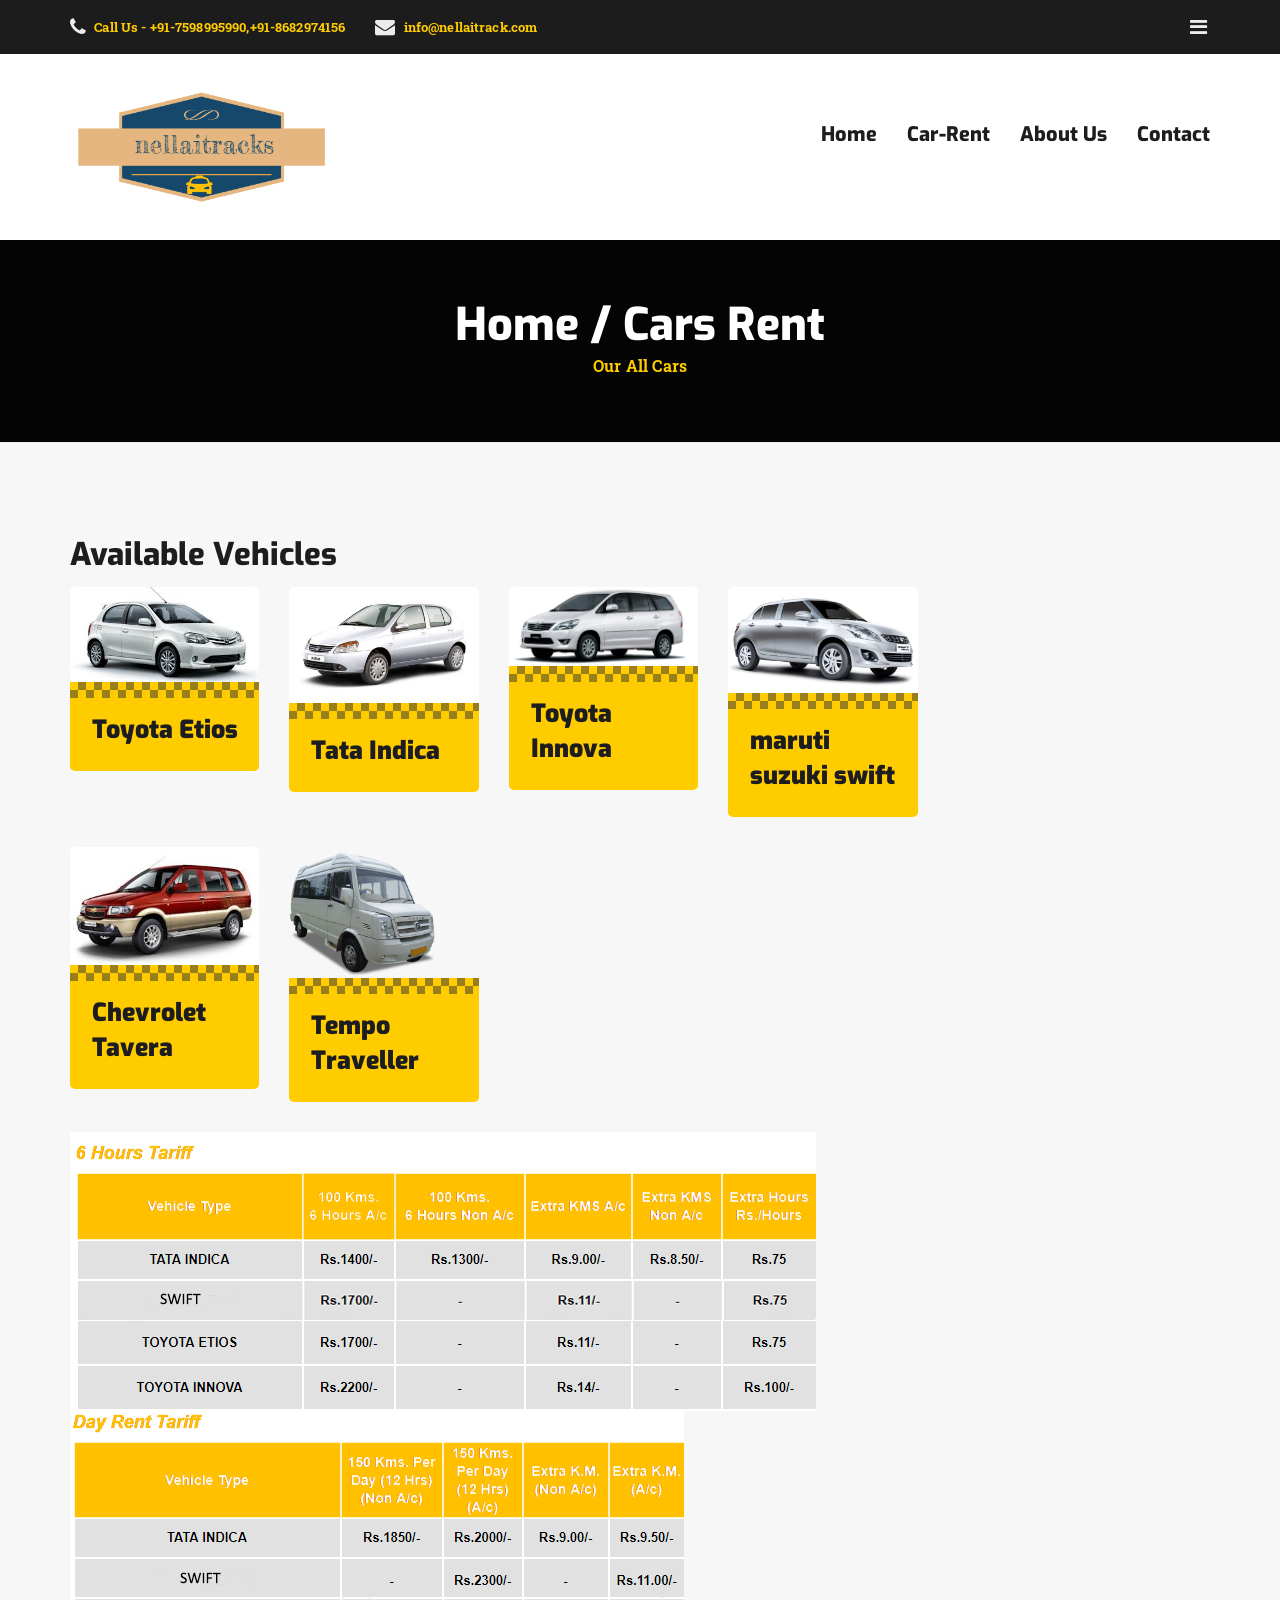
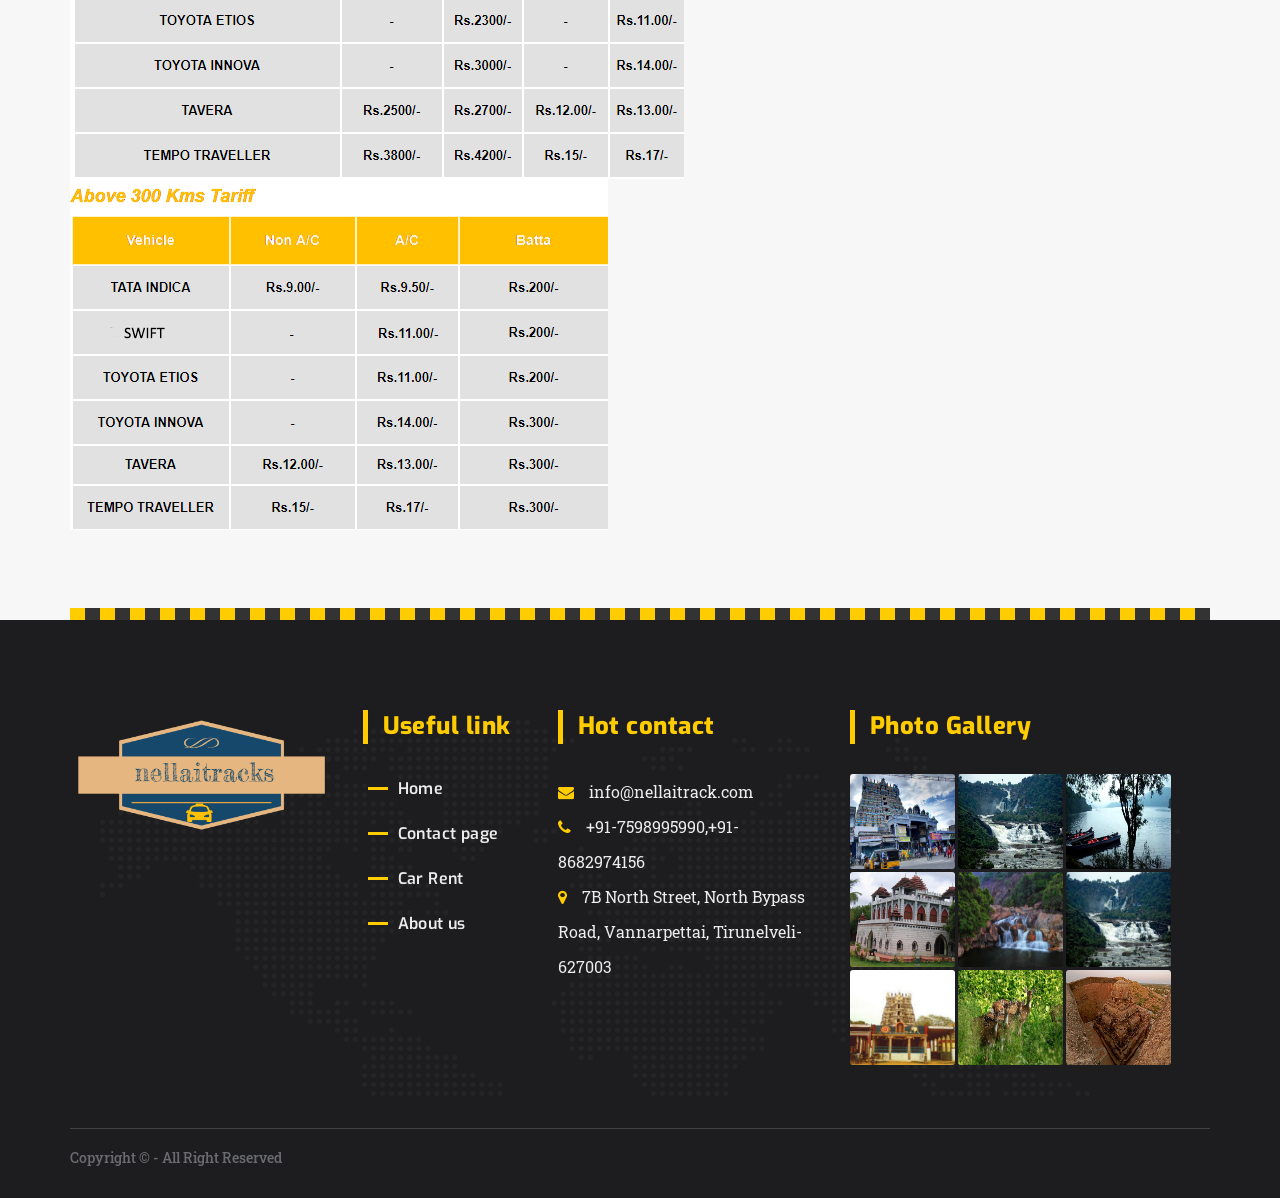
<file: car-category.html>
<!doctype html>
<html lang="en">

<head>
    <!-- Basic Page Needs
    ================================================== -->
    <meta charset="utf-8">
    <meta http-equiv="X-UA-Compatible" content="IE=edge">

    <!-- Specific Meta
    ================================================== -->
    <meta name="viewport" content="width=device-width, initial-scale=1, maximum-scale=1">
    <meta name="description" content="Call Nellaitrack for Fast Taxi service at lowest fare. Friendly service with customers">
    <meta name="keywords" content="Nellaitrack" />
    <meta name="author" content="">

    <!-- Titles
    ================================================== -->
    <title>Car Rent</title>

    <!-- Favicons
    ================================================== -->
    <link rel="shortcut icon" href="assets/images/favicon.ico">
    <link rel="apple-touch-icon" href="assets/images/apple-touch-icon.png">
    <link rel="apple-touch-icon" sizes="72x72" href="images/apple-touch-icon-72x72.png">
    <link rel="apple-touch-icon" sizes="114x114" href="images/apple-touch-icon-114x114.png">

    <!-- Custom Font
    ================================================== -->
    <link href="https://fonts.googleapis.com/css?family=Exo:400,400i,500,500i,600,600i,700,700i,800,800i,900,900i%7cRoboto+Slab:400,700" rel="stylesheet">

    <!-- CSS
    ================================================== -->
    <link rel="stylesheet" href="assets/css/plugins.min.css">
    <link rel="stylesheet" href="assets/css/icons.min.css">
    <link rel="stylesheet" href="assets/css/style.css">
    <link rel="stylesheet" href="assets/css/color-schemer.css">   
</head>

<body>
    <!-- ====== Header Top Area ====== --> 
    <header class="header-top-area bg-nero">
        <div class="container">
            <div class="row">
                <div class="col-md-6 col-sm-7 hidden-xs">
                    <div class="header-content-left">
                        <ul class="header-top-menu">
                            <li>
                                <a href="#" class="top-left-menu">
                                    <i class="fa fa-phone"></i>
                                    <span>Call Us - +91-7598995990,+91-8682974156</span>
                                </a>
                            </li>
                            <li>
                                <a href="#" class="top-left-menu">
                                    <i class="fa fa-envelope"></i>
                                    <span>info@nellaitrack.com</span>
                                </a>                                 
                            </li>
                        </ul><!-- /.header-top-menu -->
                    </div><!-- /.header-content-left -->
                </div><!-- /.col-md-9 -->

                <div class="col-md-6 col-sm-5">
                    <div class="header-content-right">
                        <ul class="header-top-menu">
                            <!--li>
                                <a href="#" class="language">
                                    <i class="fa fa-language"></i>
                                    <span>Language</span>
                                </a>
                                <ul class="sub-menu">
                                    <li><a href="#">English</a></li>
                                    <li><a href="#">Español</a></li>
                                    <li><a href="#">Français</a></li>
                                    <li><a href="#">Português</a></li>
                                </ul>
                            </li-->
                        </ul>
                        <ul class="header-top-menu">
                            <li>
                               
                            </li>
                            <li>
                                <a href="#" class="trigger-overlay">
                                    <i class="fa fa-bars"></i>
                                </a>
                            </li>
                        </ul>
                    </div><!-- /.left-content -->
                </div><!-- /.col-md-3 -->
            </div><!-- /.row -->
        </div><!-- /.container -->
    </header><!-- /.head-area -->

    <!-- ======= Header Modal Area =======-->
    <div class="header-modal-area">
        <!-- Modal Search -->
        <div class="overlay overlay-scale">
            <button type="button" class="overlay-close">&#x2716;</button>
            <div class="overlay__content">
                <form id="search-form" class="search-form outer" action="#" method="post">
                    <div class="input-group">
                        <input type="text" class=" input--full" placeholder="search text here ..."> 
                    </div>
                    <button class="btn text-uppercase search-button">Search</button>
                </form>
            </div>
        </div>

        <div class="overlay-sidebar">
            <div class="author-area">
                <a href="#" class="closebtn">&times;</a>
                <div class="author-area-content">                
                    <div class="login-author">   
                        <div class="author-info">                    
                            <div class="author-image yellow-border">
                                <img src="assets/images/IMG-20190331-WA0004.jpg" alt="author-image" />
                            </div><!-- /.author-image -->
                           <div class="author-des">
                                <h4 class="author-name">Mr.M.Rajesh kannan,</h4>
                                <p class="author-description">+91-7598995990,+91-8682974156
</p>
                            </div><!-- /.author-des -->
                        </div><!-- /.author-info -->             
                        
                    </div><!-- /.login-author -->
                </div><!-- /.author-area-content -->
            </div><!-- /.author-area -->
        </div><!-- /.overlay-sidebar -->
    </div><!-- /.header-modal-area -->

    <!-- ====== Header Nav Area ====== --> 
    <header class="header-nav-area">
        <div class="container">        
            <div class="row">
                <div class="col-md-3 col-sm-10 col-xs-10">
                    <div class="site-logo">
                        <a href="index.html"><img src="assets/images/nellaitrack.png" alt="logo" /></a>
                    </div><!-- /.logo -->
                </div><!-- /.col-md-3 -->
                <div class="col-md-9 col-sm-2 col-xs-2 pd-right-0">
                    <nav class="site-navigation top-navigation nav-style-one">
                        <div class="menu-wrapper">
                            <div class="menu-content">
                                <ul class="menu-list">
                                    <li>
                                        <a href="index.html">Home</a>
                                        <!--ul class="sub-menu">
                                            <li>
                                                <a href="index.html">Home Layout One</a>
                                            </li>
                                            <li>
                                                <a href="index02.html">Home Layout Two</a>
                                            </li>                                            
                                            <li>
                                                <a href="index03.html">Home Layout Three</a>
                                            </li>                                            
                                            <li>
                                                <a href="index04.html">Home Layout Four</a>
                                            </li>                                            
                                            <li>
                                                <a href="index05.html">Home Layout Five</a>
                                            </li>                                            
                                            <li>
                                                <a href="index06.html">Home Layout Six</a>
                                            </li>                                            
                                            <li>
                                                <a href="index07.html">Home Layout Seven</a>
                                            </li>                                            
                                            <li>
                                                <a href="index08.html">Home Layout Eight</a>
                                            </li>
                                            <li>
                                                <a href="index09.html">Home Layout Nine</a>
                                            </li>                   
                                            <li>
                                                <a href="index10.html">Home Layout Ten</a>
                                            </li>
                                        </ul-->
                                    </li>
                                    <!--li>
                                        <a href="car-single-page.html">Booking</a>
                                    </li-->
                                    <li>
                                        <a href="car-category.html">Car-rent</a>
                                        <!--ul class="sub-menu">
                                            <li>
                                                <a href="car-category.html">Car Category 01</a>
                                            </li>                                               
                                            <li>
                                                <a href="car-category-two.html">Car Category 02</a>
                                            </li>  
                                            <li>
                                                <a href="car-category-three.html">Car Category 03</a>
                                            </li>  
                                            <li>
                                                <a href="car-single-page.html">Car Single Page</a>
                                            </li>                                         
                                        </ul-->
                                    </li>
                                    <!--li>
                                        <a href="#">Pages</a>
                                        <ul class="sub-menu">                                        
                                            <li>
                                                <a href="comming-soon.html">Coming Soon</a>
                                            </li>                                            
                                            <li>
                                                <a href="404.html">404</a>
                                            </li>
                                        </ul>
                                    </li-->
                                    
                                    <!--li>
                                        <a href="#">Blog</a>
                                        <ul class="sub-menu">
                                            <li>
                                                <a href="blog.html">Blog</a>
                                            </li>                                            
                                            <li>
                                                <a href="blog-single.html">Single Post</a>
                                            </li>
                                        </ul>
                                    </li-->
                                     <li>
                                        <a href="about.html">About us</a>
                                    </li>
                                    <li>
                                        <a href="contact.html">Contact</a>
                                    </li>
                                </ul> <!-- /.menu-list -->
                            </div> <!-- /.menu-content-->
                        </div> <!-- /.menu-wrapper --> 
                    </nav><!-- /.site-navigation -->
                    <!--Mobile Main Menu-->
                    <div class="mobile-menu-main hidden-md hidden-lg">
                        <div class="menucontent overlaybg"> </div>
                        <div class="menuexpandermain slideRight">
                            <a id="navtoggole-main" class="animated-arrow slideLeft menuclose">
                                <span></span>
                            </a>
                        </div><!--/.menuexpandermain-->

                        <div id="mobile-main-nav" class="mb-navigation slideLeft">
                            <div class="menu-wrapper">
                                <div id="main-mobile-container" class="menu-content clearfix"></div>
                            </div>
                        </div><!--/#mobile-main-nav-->
                    </div><!--/.mobile-menu-main-->
                </div><!-- /.col-md-9 -->
            </div><!-- /.row -->
        </div><!-- /.container -->
    </header><!-- /.header-bottom-area -->

    <!-- ====== Page Header ====== -->
    <div class="page-header background-overlay" style="background-image:url(assets/images/page-header-one.png)">
        <div class="container">
            <div class="row">
                <div class="col-md-12">                
                    <h2 class="page-title">Home / Cars Rent</h2>
                    <p class="page-description">Our All Cars</p>        
                </div><!-- /.col-md-12 -->
            </div><!-- /.row-->
        </div><!-- /.container-fluid -->           
    </div><!-- /.page-header -->

    <!-- ====== Available Available Block ====== --> 
    <div class="available-block vehicle-padding bg-gray-color">
        <div class="container">
            <div class="row">
                <div class="col-md-9">
                    <div class="row">
                        <div class="col-md-9 col-sm-9 clearfix">
                            <h2 class="available-title">Available Vehicles</h2>
                        </div><!-- /.col-md-9 -->
                        <div class="col-md-3 col-sm-3">
                            <div class="vehicle-category pull-right">
                                
                            </div><!-- /.vehicle-category -->
                        </div><!-- /.col-md-3 -->
                    </div><!-- /.row -->

                     <div class="item row">
                    <div class="col-md-3 col-sm-6">
                        <div class="vehicle-content theme-yellow">
                            <div class="vehicle-thumbnail">
                                <a>
                                    <img src="assets/images/car/etios.jpg" alt="car-item" />
                                </a>
                            </div><!-- /.vehicle-thumbnail -->
                            <div class="vehicle-bottom-content">
                               <h2 class="vehicle-title"><a >Toyota Etios</a></h2>
                                <div class="vehicle-meta">
                                    <!--div class="meta-item">
                                        <span>Rent:  $200 /</span> Day.  -  $12 / Km.
                                    </div-->
                                </div><!-- /.meta-left -->
                            </div><!-- /.vehicle-bottom-content -->
                        </div><!-- /.vehicle-content -->
                    </div><!-- /.col-md-3 --> 

                    <div class="col-md-3 col-sm-6">
                        <div class="vehicle-content theme-yellow">
                            <div class="vehicle-thumbnail">
                                <a>
                                    <img src="assets/images/car/indiga.jpg" alt="car-item" />
                                </a>
                            </div><!-- /.vehicle-thumbnail -->
                            <div class="vehicle-bottom-content">
                               <h2 class="vehicle-title"><a >Tata Indica</a></h2>
                                <div class="vehicle-meta">
                                    <!--div class="meta-item">
                                        <span>Rent:  $200 /</span> Day.  -  $12 / Km.
                                    </div-->
                                </div><!-- /.meta-left -->
                            </div><!-- /.vehicle-bottom-content -->
                        </div><!-- /.vehicle-content -->
                    </div><!-- /.col-md-3 -->  

                    <div class="col-md-3 col-sm-6">
                        <div class="vehicle-content theme-yellow">
                            <div class="vehicle-thumbnail">
                                <a >
                                    <img src="assets/images/car/innova.jpg" alt="car-item" />
                                </a>
                            </div><!-- /.vehicle-thumbnail -->
                            <div class="vehicle-bottom-content">
                               <h2 class="vehicle-title"><a >Toyota Innova</a></h2>
                                <div class="vehicle-meta">
                                    <!--div class="meta-item">
                                        <span>Rent:  $200 /</span> Day.  -  $12 / Km.
                                    </div-->
                                </div><!-- /.meta-left -->
                            </div><!-- /.vehicle-bottom-content -->
                        </div><!-- /.vehicle-content -->
                    </div><!-- /.col-md-3 -->  

                    <div class="col-md-3 col-sm-6">
                        <div class="vehicle-content theme-yellow">
                            <div class="vehicle-thumbnail">
                                <a >
                                    <img src="assets/images/car/swift.jpg" alt="car-item" />
                                </a>
                            </div><!-- /.vehicle-thumbnail -->
                            <div class="vehicle-bottom-content">
                               <h2 class="vehicle-title"><a >maruti suzuki swift</a></h2>
                                <div class="vehicle-meta">
                                    <!--div class="meta-item">
                                        <span>Rent:  $200 /</span> Day.  -  $12 / Km.
                                    </div-->
                                </div><!-- /.meta-left -->
                            </div><!-- /.vehicle-bottom-content -->
                        </div><!-- /.vehicle-content -->
                    </div><!-- /.col-md-3 --> 

                    <div class="clearfix"></div>

                    <div class="col-md-3 col-sm-6">
                        <div class="vehicle-content theme-yellow">
                            <div class="vehicle-thumbnail">
                                <a>
                                    <img src="assets/images/car/tavera.jpg" alt="car-item" />
                                </a>
                            </div><!-- /.vehicle-thumbnail -->
                            <div class="vehicle-bottom-content">
                               <h2 class="vehicle-title"><a >Chevrolet Tavera</a></h2>
                                <div class="vehicle-meta">
                                    <!--div class="meta-item">
                                        <span>Rent:  $200 /</span> Day.  -  $12 / Km.
                                    </div-->
                                </div><!-- /.meta-left -->
                            </div><!-- /.vehicle-bottom-content -->
                        </div><!-- /.vehicle-content -->
                    </div><!-- /.col-md-3 -->   

                    <div class="col-md-3 col-sm-6">
                        <div class="vehicle-content theme-yellow">
                            <div class="vehicle-thumbnail">
                                <a >
                                    <img src="assets/images/car/tempo.png" alt="car-item" />
                                </a>
                            </div><!-- /.vehicle-thumbnail -->
                            <div class="vehicle-bottom-content">
                               <h2 class="vehicle-title"><a >Tempo Traveller</a></h2>
                                <div class="vehicle-meta">
                                    <!--div class="meta-item">
                                        <span>Rent:  $200 /</span> Day.  -  $12 / Km.
                                    </div-->
                                </div><!-- /.meta-left -->
                            </div><!-- /.vehicle-bottom-content -->
                        </div><!-- /.vehicle-content -->
                    </div><!-- /.col-md-3 --> 

                </div><!-- /.item -->

                   <div >
                       <div> <img src="assets/images/6hrs.png"> </div>
                       
                        <div> <img src="assets/images/day.png"> </div>
                        <div> <img src="assets/images/300kms.png"> </div>
                    </div><!-- /.family-apartment-content -->
                </div><!-- /.col-md-9 -->

               
            </div><!-- /.row -->
        </div><!-- /.container  -->
    </div><!-- /.Popular Vehicle Block --> 

    <!-- ======footer area======= -->
    <div class="container footer-top-border">
        <div class="vehicle-multi-border yellow-black"></div><!-- /.vehicle-multi-border -->
    </div><!-- /.container -->

    <footer class="footer-block bg-black" style="background-image: url(assets/images/footer-bg.png);">
        <div class="container">
            <!-- footer-top-block -->
           <div class="footer-top-block yellow-theme">            
                <div class="row">
                    <div class="col-md-3 col-sm-6">
                        <div class="widget widget_about">    
                           
                            <div class="widget-about-content">
                                <img src="assets/images/nellaitrack.png" alt="logo" />
                                <p></p>
                                
                            </div><!-- /.widget-content -->
                        </div><!-- /.widget widget_about -->
                    </div><!-- /.col-md-3 -->
                    <div class="col-md-2 col-sm-6">
                        <div class="widget widget_menu">
                            <h3 class="widget-title">
                                Useful link
                            </h3><!-- /.widget-title -->
                            <ul>
                                <li><a href="index.html">Home</a></li>
                                
                                <li><a href="contact.html">Contact page</a></li>
                                
                                <li><a href="car-category.html">Car Rent</a></li>
                                <li><a href="about.html">About us</a></li>
                            </ul> 
                        </div><!-- /.widget -->
                    </div><!-- /.col-md-3 -->

                    <div class="col-md-3 col-sm-6">
                        <div class="widget widget_hot_contact">
                            <h3 class="widget-title">
                                Hot contact 
                            </h3><!-- /.widget-title -->
                            <ul>
                                <li><a href="#"><i class="fa fa-envelope"></i>info@nellaitrack.com</a></li>
                                <li><a href="#"><i class="fa fa-phone"></i>+91-7598995990,+91-8682974156</a></li>
                                <li><a href="#"><i class="fa fa-map-marker"></i>7B North Street, North Bypass Road, Vannarpettai, Tirunelveli-627003</a></li>
                            </ul> 
                        </div><!-- /.widget -->
                       
                    </div><!-- /.col-md-3 -->

                     <div class="col-md-4 col-sm-6">
                        <div class="widget widget_photo_gallery">
                            <h3 class="widget-title">
                                Photo Gallery  
                            </h3><!-- /.widget-title -->
                            <ul class="photo-gallery-content">
                                <li>
                                    <a >
                                        <img  src="assets/images/nellaiappar-temple-1.jpg" alt="Kanthimathi-Nellaiyapper Temple" />
                                    </a>
                                </li>
                                <li>
                                    <a >
                                        <img src="assets/images/3415580_f520.jpg" alt="Agasthiyar Falls" />
                                    </a>
                                </li>
                                <li>
                                    <a >
                                        <img src="assets/images/manimuthar-and-papanasam.jpg" alt="Manimuthar And Papanasam Dams" />
                                    </a>
                                </li>
                                <li>
                                    <a >
                                        <img src="assets/images/PK%20Fort.jpg" alt="Kattabomman Memorial Fort" />
                                    </a>
                                </li>
                                <li>
                                    <a >
                                        <img src="assets/images/Manimuthar-Falls_20190116144123.jpg" alt="Manimuthar Waterfalls" />
                                    </a>
                                </li>
                                <li>
                                    <a >
                                        <img src="assets/images/2206.jpg" alt="Banatheertham Falls" />
                                    </a>
                                </li>
                                <li>
                                    <a >
                                        <img src="assets/images/sri-jayaveera-abhayahastha-anjaneya-temple-krishnapuram-tirunelveli-tourist-attraction-3w8gqi0-250.png" alt="Krishnapuram Anchaneyar Temple" />
                                    </a>
                                </li>
                                <li>
                                    <a >
                                        <img src="assets/images/kalakkadu-sanctuary.jpg" alt="Kalakkadu Sanctuary" />
                                    </a>
                                </li>
                                <li>
                                    <a >
                                        <img src="assets/images/471px-S-TN-71_Vettuvan_Koil_Tuticorin.jpg" alt="Vettuvan Koil Temple" />
                                    </a>
                                </li>
                            </ul><!-- /.instagram-image-content -->
                        </div><!-- /.widget -->
                    </div><!-- /.col-md-4 -->
                </div><!-- /.row -->
            </div><!-- /.footer-top-block -->

            <!-- footer-bottom-block -->
            <div class="footer-bottom-block">            
                <div class="row">
                     <div class="col-md-9">
                        <div class="bottom-content-left">
                            <p class="copyright">Copyright &copy;   -  All Right Reserved <a href="#"></a></p>
                        </div><!-- /.bottom-top-content -->
                     </div><!-- /.col-md-9 -->
                     <div class="col-md-3">
                        <div class="bottom-content-right">
                            <!--div class="social-profile">
                                <span class="social-profole-title">Follow Us:</span>
                                <a href="#"><i class="fa fa-instagram"></i></a>
                                <a href="#"><i class="fa fa-heart"></i></a>
                                <a href="#"><i class="fa fa-facebook"></i></a>
                                <a href="#"><i class="fa fa-twitter"></i></a>
                            </div><!-- /.social-profile -->
                        </div><!-- /.bottom-content-right -->
                     </div><!-- /.col-md-3 -->
                </div><!-- /.row -->
            </div><!-- /.footer-bottom-block -->
        </div><!-- /.container -->
    </footer><!-- /.footer-block -->
       
    <!-- All The JS Files
    ================================================== --> 
    <script src="assets/js/plugins.min.js"></script>
    <script src="assets/js/carrent.min.js"></script> <!-- main-js -->
</body>
</html>
</file>
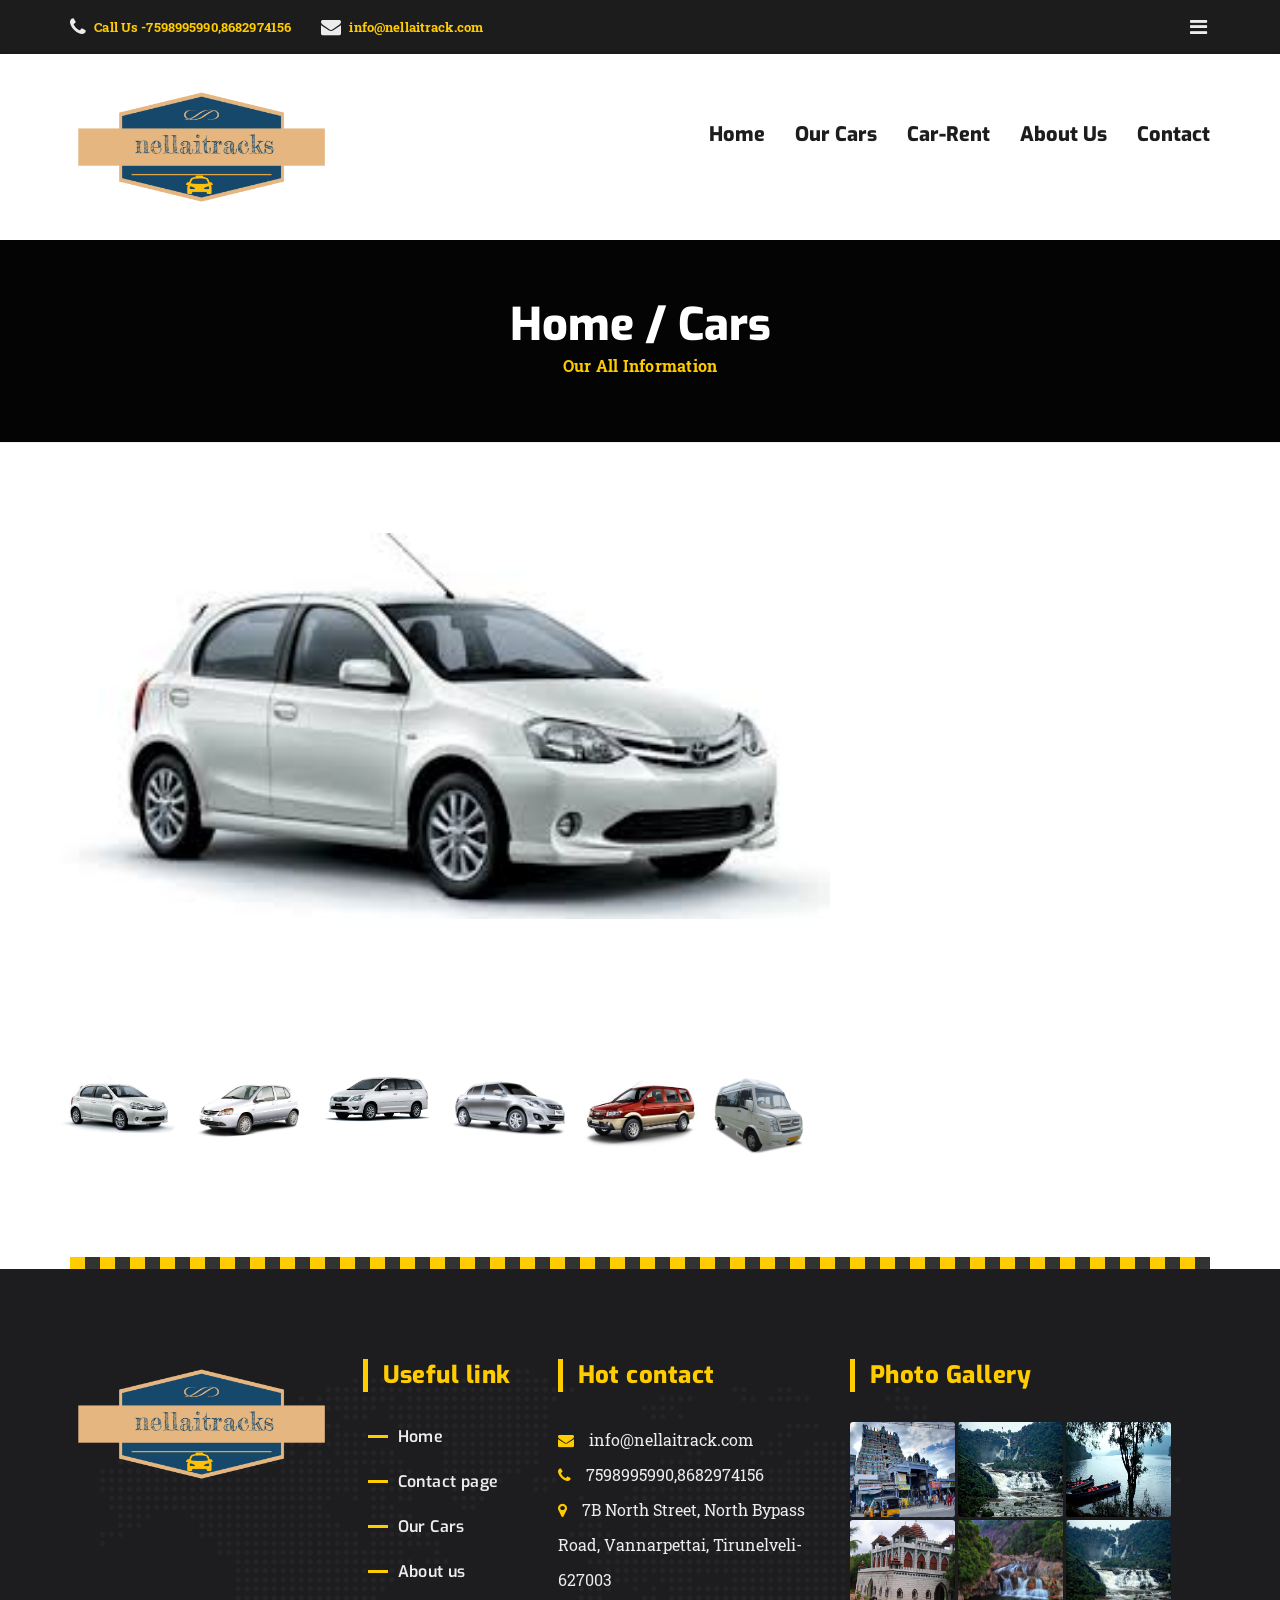
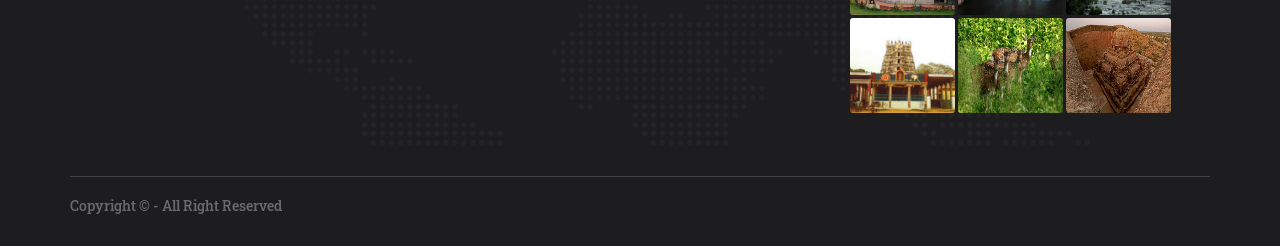
<file: car-single-page.html>
<!doctype html>
<html lang="en">

<head>
    <!-- Basic Page Needs
    ================================================== -->
    <meta charset="utf-8">
    <meta http-equiv="X-UA-Compatible" content="IE=edge">

    <!-- Specific Meta
    ================================================== -->
    <meta name="viewport" content="width=device-width, initial-scale=1, maximum-scale=1">
    <meta name="description" content="Call Nellaitrack for Fast Taxi service at lowest fare. Friendly service with customers">
    <meta name="keywords" content="Nellaitrack" />
    <meta name="author" content="">
    <!-- Titles
    ================================================== -->
    <title>Our Cars</title>

    <!-- Favicons
    ================================================== -->
    <link rel="shortcut icon" href="assets/images/favicon.ico">
    <link rel="apple-touch-icon" href="assets/images/apple-touch-icon.png">
    <link rel="apple-touch-icon" sizes="72x72" href="images/apple-touch-icon-72x72.png">
    <link rel="apple-touch-icon" sizes="114x114" href="images/apple-touch-icon-114x114.png">

    <!-- Custom Font
    ================================================== -->
    <link href="https://fonts.googleapis.com/css?family=Exo:400,400i,500,500i,600,600i,700,700i,800,800i,900,900i%7cRoboto+Slab:400,700" rel="stylesheet">

    <!-- CSS
    ================================================== -->
    <link rel="stylesheet" href="assets/css/plugins.min.css">
    <link rel="stylesheet" href="assets/css/icons.min.css">
    <link rel="stylesheet" href="assets/css/style.css">
    <link rel="stylesheet" href="assets/css/color-schemer.css">   

    <link rel="stylesheet" href="assets/jquery-ui/jquery-ui.min.css">   
</head>

<body>
    <!-- ====== Header Top Area ====== --> 
    <header class="header-top-area bg-nero">
        <div class="container">
            <div class="row">
                <div class="col-md-6 col-sm-7 hidden-xs">
                    <div class="header-content-left">
                        <ul class="header-top-menu">
                            <li>
                               <a href="#" class="top-left-menu">
                                    <i class="fa fa-phone"></i>
                                    <span>Call Us -7598995990,8682974156</span>
                                </a>
                            </li>
                            <li>
                                <a href="#" class="top-left-menu">
                                    <i class="fa fa-envelope"></i>
                                    <span>info@nellaitrack.com</span>
                                </a>     
                            </li>
                        </ul><!-- /.header-top-menu -->
                    </div><!-- /.header-content-left -->
                </div><!-- /.col-md-9 -->

                <div class="col-md-6 col-sm-5">
                    <div class="header-content-right">
                        <ul class="header-top-menu">
                            <!--li>
                                <a href="#" class="language">
                                    <i class="fa fa-language"></i>
                                    <span>Language</span>
                                </a>
                                <ul class="sub-menu">
                                    <li><a href="#">English</a></li>
                                    <li><a href="#">Español</a></li>
                                    <li><a href="#">Français</a></li>
                                    <li><a href="#">Português</a></li>
                                </ul>
                            </li-->
                        </ul>
                        <ul class="header-top-menu">
                            <li>
                                
                            </li>
                            <li>
                                <a href="#" class="trigger-overlay">
                                    <i class="fa fa-bars"></i>
                                </a>
                            </li>
                        </ul>
                    </div><!-- /.left-content -->
                </div><!-- /.col-md-3 -->
            </div><!-- /.row -->
        </div><!-- /.container -->
    </header><!-- /.head-area -->

    <!-- ======= Header Modal Area =======-->
    <div class="header-modal-area">
        <!-- Modal Search -->
        <div class="overlay overlay-scale">
            <button type="button" class="overlay-close">&#x2716;</button>
            <div class="overlay__content">
                <form id="search-form" class="search-form outer" action="#" method="post">
                    <div class="input-group">
                        <input type="text" class=" input--full" placeholder="search text here ..."> 
                    </div>
                    <button class="btn text-uppercase search-button">Search</button>
                </form>
            </div>
        </div>

        <div class="overlay-sidebar">
            <div class="author-area">
                <a href="#" class="closebtn">&times;</a>
                <div class="author-area-content">                
                    <div class="login-author">   
                        <div class="author-info">                    
                            <div class="author-image yellow-border">
                                <img src="assets/images/IMG-20190331-WA0004.jpg" alt="author-image" />
                            </div><!-- /.author-image -->
                            <div class="author-des">
                                <h4 class="author-name">Mr.M.Rajesh kannan,</h4>
                                <p class="author-description">07598995990
08682974156
</p>
                            </div><!-- /.author-des -->
                        </div><!-- /.author-info -->             
                       
                    </div><!-- /.login-author -->
                </div><!-- /.author-area-content -->
            </div><!-- /.author-area -->
        </div><!-- /.overlay-sidebar -->
    </div><!-- /.header-modal-area -->

    <!-- ====== Header Nav Area ====== --> 
    <header class="header-nav-area">
        <div class="container">        
            <div class="row">
                <div class="col-md-3 col-sm-10 col-xs-10">
                    <div class="site-logo">
                        <a href="index.html"><img src="assets/images/nellaitrack.png" alt="logo" /></a>
                    </div><!-- /.logo -->
                </div><!-- /.col-md-3 -->
                <div class="col-md-9 col-sm-2 col-xs-2 pd-right-0">
                    <nav class="site-navigation top-navigation nav-style-one">
                        <div class="menu-wrapper">
                            <div class="menu-content">
                                <ul class="menu-list">
                                    <li>
                                        <a href="index.html">Home</a>
                                        <!--ul class="sub-menu">
                                            <li>
                                                <a href="index.html">Home Layout One</a>
                                            </li>
                                            <li>
                                                <a href="index02.html">Home Layout Two</a>
                                            </li>                                            
                                            <li>
                                                <a href="index03.html">Home Layout Three</a>
                                            </li>                                            
                                            <li>
                                                <a href="index04.html">Home Layout Four</a>
                                            </li>                                            
                                            <li>
                                                <a href="index05.html">Home Layout Five</a>
                                            </li>                                            
                                            <li>
                                                <a href="index06.html">Home Layout Six</a>
                                            </li>                                            
                                            <li>
                                                <a href="index07.html">Home Layout Seven</a>
                                            </li>                                            
                                            <li>
                                                <a href="index08.html">Home Layout Eight</a>
                                            </li>
                                            <li>
                                                <a href="index09.html">Home Layout Nine</a>
                                            </li>                   
                                            <li>
                                                <a href="index10.html">Home Layout Ten</a>
                                            </li>
                                        </ul-->
                                    </li>
                                    <li>
                                        <a href="car-single-page.html">Our Cars</a>
                                    </li>
                                    <li>
                                        <a href="car-category.html">Car-rent</a>
                                        <!--ul class="sub-menu">
                                            <li>
                                                <a href="car-category.html">Car Category 01</a>
                                            </li>                                               
                                            <li>
                                                <a href="car-category-two.html">Car Category 02</a>
                                            </li>  
                                            <li>
                                                <a href="car-category-three.html">Car Category 03</a>
                                            </li>  
                                            <li>
                                                <a href="car-single-page.html">Car Single Page</a>
                                            </li>                                         
                                        </ul-->
                                    </li>
                                    <!--li>
                                        <a href="#">Pages</a>
                                        <ul class="sub-menu">                                        
                                            <li>
                                                <a href="comming-soon.html">Coming Soon</a>
                                            </li>                                            
                                            <li>
                                                <a href="404.html">404</a>
                                            </li>
                                        </ul>
                                    </li-->
                                   
                                    <!--li>
                                        <a href="#">Blog</a>
                                        <ul class="sub-menu">
                                            <li>
                                                <a href="blog.html">Blog</a>
                                            </li>                                            
                                            <li>
                                                <a href="blog-single.html">Single Post</a>
                                            </li>
                                        </ul>
                                    </li-->
                                     <li>
                                        <a href="about.html">About us</a>
                                    </li>
                                    <li>
                                        <a href="contact.html">Contact</a>
                                    </li>
                                </ul> <!-- /.menu-list -->
                            </div> <!-- /.menu-content-->
                        </div> <!-- /.menu-wrapper --> 
                    </nav><!-- /.site-navigation -->
                    <!--Mobile Main Menu-->
                    <div class="mobile-menu-main hidden-md hidden-lg">
                        <div class="menucontent overlaybg"> </div>
                        <div class="menuexpandermain slideRight">
                            <a id="navtoggole-main" class="animated-arrow slideLeft menuclose">
                                <span></span>
                            </a>
                        </div><!--/.menuexpandermain-->

                        <div id="mobile-main-nav" class="mb-navigation slideLeft">
                            <div class="menu-wrapper">
                                <div id="main-mobile-container" class="menu-content clearfix"></div>
                            </div>
                        </div><!--/#mobile-main-nav-->
                    </div><!--/.mobile-menu-main-->
                </div><!-- /.col-md-9 -->
            </div><!-- /.row -->
        </div><!-- /.container -->
    </header><!-- /.header-bottom-area -->

    <!-- ====== Page Header ====== -->
    <div class="page-header background-overlay" style="background-image:url(assets/images/page-header-one.png)">
        <div class="container">
            <div class="row">
                <div class="col-md-12">                
                    <h2 class="page-title">Home / Cars</h2>
                    <p class="page-description yellow-color">Our All Information</p>        
                </div><!-- /.col-md-12 -->
            </div><!-- /.row-->
        </div><!-- /.container-fluid -->           
    </div>

    <!-- ====== Vehicle Single Block ====== --> 
    <div class="vehicle-single-block vehicle-padding">
        <div class="container">
            <div class="row">
                <div class="col-md-8">
                    <div class="corousel-gallery-content">
                        <div class="gallery">
                             <div class="full-view owl-carousel">
                                  <a class="item" href="assets/images/post/etios.jpg">
                                      <img src="assets/images/post/etios.jpg" alt="post">
                                  </a>
                                  <a class="item" href="assets/images/post/indiga.jpg">
                                      <img src="assets/images/post/indiga.jpg" alt="post">
                                  </a>
                                  <a class="item" href="assets/images/post/innova.jpg">
                                      <img src="assets/images/post/innova.jpg" alt="post">
                                  </a>
                                  <a class="item" href="assets/images/post/list-image-four.jpg">
                                      <img src="assets/images/post/swift.jpg" alt="post">
                                  </a>
                                  <a class="item" href="assets/images/post/list-image-five.jpg">
                                      <img src="assets/images/post/tavera.jpg" alt="post">
                                  </a>
                                  <a class="item" href="assets/images/post/list-image-six.jpg">
                                      <img src="assets/images/post/tempo.png" alt="post">
                                  </a>
                              </div>

                            <div class="list-view owl-carousel">
                                  <div class="item">
                                      <img src="assets/images/post/etios.jpg" alt="post-image">
                                  </div>
                                  <div class="item">
                                      <img src="assets/images/post/indiga.jpg" alt="post-image">
                                  </div>
                                  <div class="item">
                                      <img src="assets/images/post/innova.jpg" alt="post-image">
                                  </div>
                                  <div class="item">
                                      <img src="assets/images/post/swift.jpg" alt="post-image">
                                  </div>
                                  <div class="item">
                                      <img src="assets/images/post/tavera.jpg" alt="post-image">
                                  </div>
                                  <div class="item">
                                      <img src="assets/images/post/tempo.png" alt="post-image">
                                  </div>
                              </div>  
                        </div> <!-- /.gallery-two -->
                    </div> <!-- /.corousel-gallery-content -->

                   

                    <div class="hidden-md hidden-lg text-center extend-btn">
                        <span class="extend-icon">
                            <i class="fa fa-angle-down"></i>
                        </span>
                    </div>
                </div> <!-- /.col-md-8 -->

                <!--div class="col-md-4">
                    <div class="vehicle-sidebar pd-zero">                    
                        <form action="mailto:anil1998kumar18@gmail.com" method="get" class="advance-search-query search-query-two">
                            <h2 class="form-title">Make A Reservation</h2>
                            <div class="form-content available-filter">
                                <div class="regular-search">
                                <div class="form-group">

                                     <label class="text-uppercase">Name</label>
                                    <div class="input">
                                        <i class="fa fa-user"></i>
                                        <input type="text" placeholder="your name" class="pick-location form-controller">
                                    </div>
                                     <label class="text-uppercase">No of Passenger</label>
                                    <div class="input">
                                        <i class="fa fa-users"></i>
                                        <input type="text" placeholder="count" class="pick-location form-controller">
                                    </div>
                                    
                                    <label class="text-uppercase">Picking up location</label>
                                    <div class="input">
                                        <i class="fa fa-map-marker"></i>
                                        <input type="text" placeholder="your location" class="pick-location form-controller">
                                    </div>

                                    <label class="text-uppercase">Dropping off location</label>
                                    <div class="input">
                                        <i class="fa fa-map-marker"></i>
                                        <input type="text" placeholder="your location" class="pick-location form-controller">
                                    </div>

                                    <label>Picking up Date</label>
                                    <div class="input">
                                        <i class="fa fa-calendar"></i>
                                        <input type="text" class="date-start date-selector form-controller" placeholder="Hire On">
                                    </div>
                                    <label>Dropping off Date</label>
                                    <div class="input">
                                        <i class="fa fa-calendar"></i>
                                        <input type="text" class="date-end date-selector form-controller" placeholder="Return On">
                                    </div>
                                </div>
                        </div>
                          <div class="check-vehicle-footer">
                                    <button type="submit" class="button yellow-button">Book Now</button>                          
                                    <div class="advanced-search yellow-color">
                                       
                                    </div>
                                </div>
                            </div>
                        </form>
                        
                        
                    </div>
                </div--><!-- /.col-md-4 -->
            </div><!-- /.row -->
        </div><!-- /.container  -->
    </div><!-- /.Popular Vehicle Block --> 

   

    <!-- ======footer area======= -->
     <div class="container footer-top-border">
        <div class="vehicle-multi-border yellow-black"></div><!-- /.vehicle-multi-border -->
    </div><!-- /.container -->

    <footer class="footer-block bg-black" style="background-image: url(assets/images/footer-bg.png);">
        <div class="container">
            <!-- footer-top-block -->
            <div class="footer-top-block yellow-theme">            
                <div class="row">
                    <div class="col-md-3 col-sm-6">
                        <div class="widget widget_about">    
                            
                            <div class="widget-about-content">
                                <img src="assets/images/nellaitrack.png" alt="logo" />
                                <p></p>
                          
                            </div><!-- /.widget-content -->
                        </div><!-- /.widget widget_about -->
                    </div><!-- /.col-md-3 -->
                    <div class="col-md-2 col-sm-6">
                        <div class="widget widget_menu">
                            <h3 class="widget-title">
                                Useful link
                            </h3><!-- /.widget-title -->
                            <ul>
                                <li><a href="index.html">Home</a></li>
                                
                                <li><a href="contact.html">Contact page</a></li>
                          
                                <li><a href="car-single-page.html">Our Cars</a></li>
                                <li><a href="about.html">About us</a></li>
                            </ul> 
                        </div><!-- /.widget -->
                    </div><!-- /.col-md-3 -->

                    <div class="col-md-3 col-sm-6">
                        <div class="widget widget_hot_contact">
                            <h3 class="widget-title">
                                Hot contact 
                            </h3><!-- /.widget-title -->
                            <ul>
                                <li><a href="#"><i class="fa fa-envelope"></i>info@nellaitrack.com</a></li>
                                <li><a href="#"><i class="fa fa-phone"></i>7598995990,8682974156</a></li>
                                <li><a href="#"><i class="fa fa-map-marker"></i>7B North Street, North Bypass Road, Vannarpettai, Tirunelveli-627003</a></li>
                            </ul> 
                        </div><!-- /.widget -->
                       
                    </div><!-- /.col-md-3 -->
      <div class="col-md-4 col-sm-6">
                        <div class="widget widget_photo_gallery">
                            <h3 class="widget-title">
                                Photo Gallery  
                            </h3><!-- /.widget-title -->
                            <ul class="photo-gallery-content">
                                <li>
                                    <a >
                                        <img  src="assets/images/nellaiappar-temple-1.jpg" alt="Kanthimathi-Nellaiyapper Temple" />
                                    </a>
                                </li>
                                <li>
                                    <a >
                                        <img src="assets/images/3415580_f520.jpg" alt="Agasthiyar Falls" />
                                    </a>
                                </li>
                                <li>
                                    <a >
                                        <img src="assets/images/manimuthar-and-papanasam.jpg" alt="Manimuthar And Papanasam Dams" />
                                    </a>
                                </li>
                                <li>
                                    <a >
                                        <img src="assets/images/PK%20Fort.jpg" alt="Kattabomman Memorial Fort" />
                                    </a>
                                </li>
                                <li>
                                    <a >
                                        <img src="assets/images/Manimuthar-Falls_20190116144123.jpg" alt="Manimuthar Waterfalls" />
                                    </a>
                                </li>
                                <li>
                                    <a >
                                        <img src="assets/images/2206.jpg" alt="Banatheertham Falls" />
                                    </a>
                                </li>
                                <li>
                                    <a >
                                        <img src="assets/images/sri-jayaveera-abhayahastha-anjaneya-temple-krishnapuram-tirunelveli-tourist-attraction-3w8gqi0-250.png" alt="Krishnapuram Anchaneyar Temple" />
                                    </a>
                                </li>
                                <li>
                                    <a >
                                        <img src="assets/images/kalakkadu-sanctuary.jpg" alt="Kalakkadu Sanctuary" />
                                    </a>
                                </li>
                                <li>
                                    <a >
                                        <img src="assets/images/471px-S-TN-71_Vettuvan_Koil_Tuticorin.jpg" alt="Vettuvan Koil Temple" />
                                    </a>
                                </li>
                            </ul><!-- /.instagram-image-content -->
                        </div><!-- /.widget -->
                    </div><!-- /.col-md-4 -->
                   
                </div><!-- /.row -->
            </div><!-- /.footer-top-block -->

            <!-- footer-bottom-block -->
            <div class="footer-bottom-block">            
                <div class="row">
                     <div class="col-md-9">
                        <div class="bottom-content-left">
                            <p class="copyright">Copyright &copy;   -  All Right Reserved <a href="#"></a></p>
                        </div><!-- /.bottom-top-content -->
                     </div><!-- /.col-md-9 -->
                     <div class="col-md-3">
                        <div class="bottom-content-right">
                            <!--div class="social-profile">
                                <span class="social-profole-title">Follow Us:</span>
                                <a href="#"><i class="fa fa-instagram"></i></a>
                                <a href="#"><i class="fa fa-heart"></i></a>
                                <a href="#"><i class="fa fa-facebook"></i></a>
                                <a href="#"><i class="fa fa-twitter"></i></a>
                            </div><!-- /.social-profile -->
                        </div><!-- /.bottom-content-right -->
                     </div><!-- /.col-md-3 -->
                </div><!-- /.row -->
            </div><!-- /.footer-bottom-block -->
        </div><!-- /.container -->
    </footer><!-- /.footer-block -->
       
    <!-- All The JS Files
    ================================================== --> 
    <script src="assets/js/plugins.min.js"></script>
    <script src="assets/js/carrent.min.js"></script> <!-- main-js -->

    <script src="assets/jquery-ui/jquery-ui.min.js"></script> <!-- main-js -->
</body>
</html>
</file>
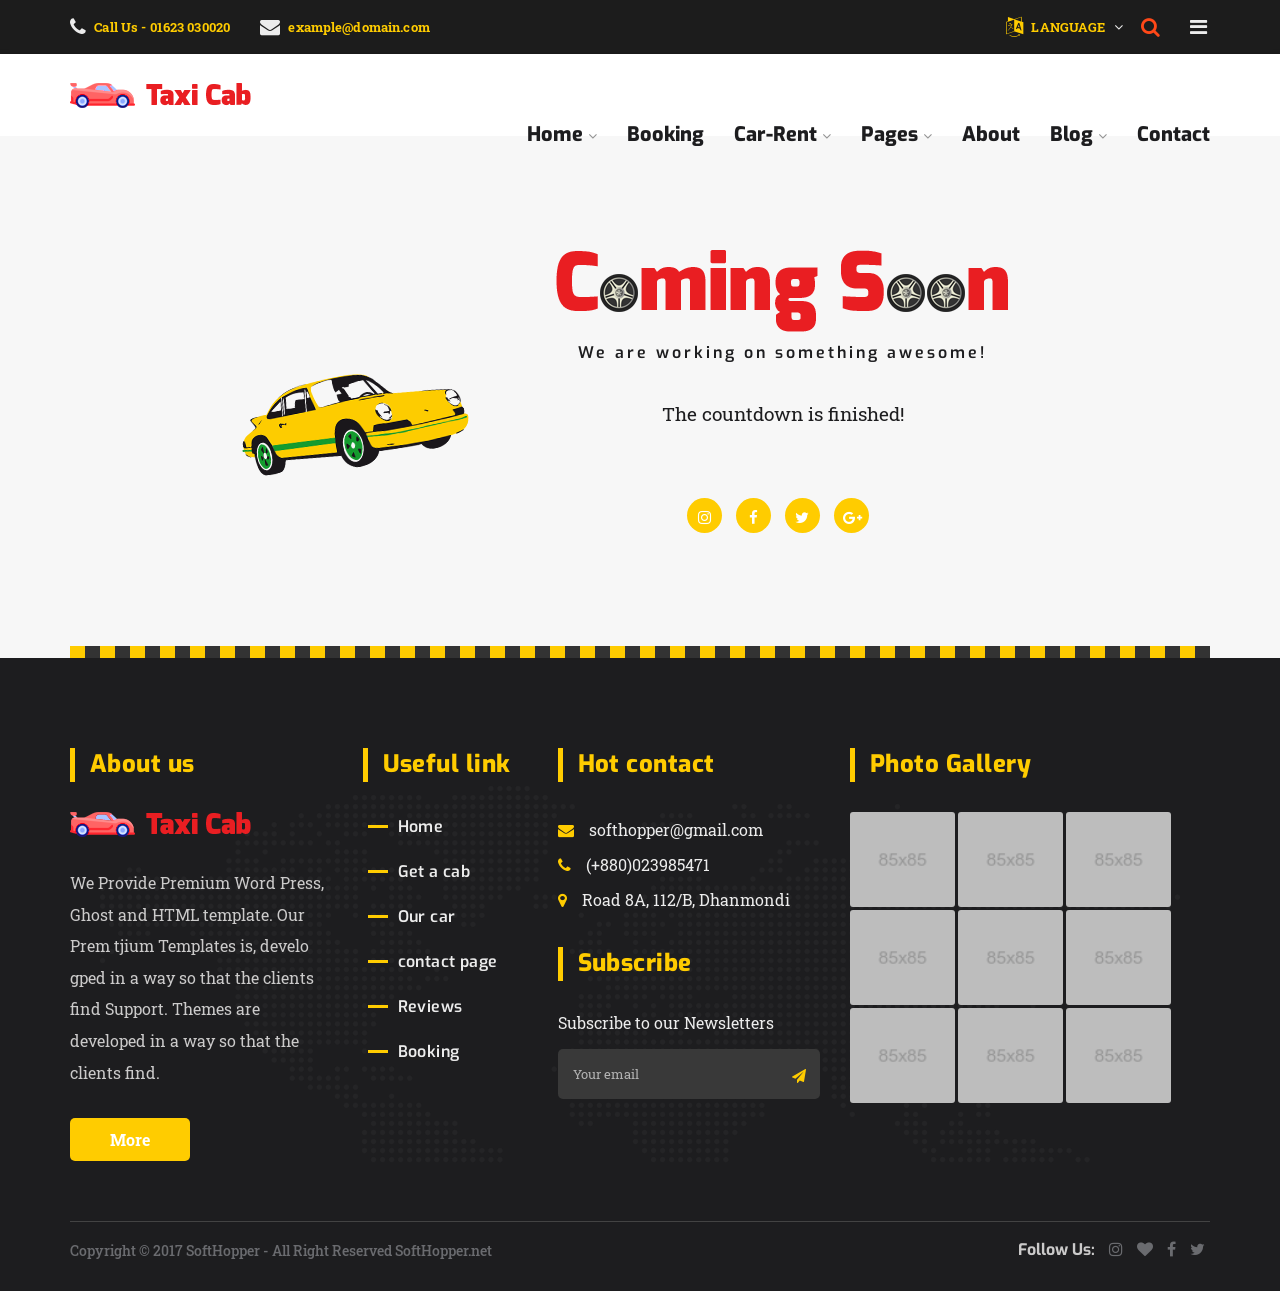
<file: comming-soon.html>
<!doctype html>
<html lang="en">

<head>
    <!-- Basic Page Needs
    ================================================== -->
    <meta charset="utf-8">
    <meta http-equiv="X-UA-Compatible" content="IE=edge">

    <!-- Specific Meta
    ================================================== -->
    <meta name="viewport" content="width=device-width, initial-scale=1, maximum-scale=1">
    <meta name="description" content="Texicab is a modern presentation HTML5 Car Rent template.">
    <meta name="keywords" content="HTML5, Template, Design, Development, Car Rent" />
    <meta name="author" content="">

    <!-- Titles
    ================================================== -->
    <title>404 | Page not found</title>

    <!-- Favicons
    ================================================== -->
    <link rel="shortcut icon" href="assets/images/favicon.ico">
    <link rel="apple-touch-icon" href="assets/images/apple-touch-icon.png">
    <link rel="apple-touch-icon" sizes="72x72" href="images/apple-touch-icon-72x72.png">
    <link rel="apple-touch-icon" sizes="114x114" href="images/apple-touch-icon-114x114.png">

    <!-- Custom Font
    ================================================== -->
    <link href="https://fonts.googleapis.com/css?family=Exo:400,400i,500,500i,600,600i,700,700i,800,800i,900,900i%7cRoboto+Slab:400,700" rel="stylesheet">

    <!-- CSS
    ================================================== -->
    <link rel="stylesheet" href="assets/css/plugins.min.css">
    <link rel="stylesheet" href="assets/css/icons.min.css">
    <link rel="stylesheet" href="assets/css/style.css">
    <link rel="stylesheet" href="assets/css/color-schemer.css">

    <!-- RS5.4 Main Stylesheet -->
    <link rel="stylesheet" type="text/css" href="assets/revolution/css/settings.css">
    <!-- RS5.4 Layers and Navigation Styles -->
    <link rel="stylesheet" type="text/css" href="assets/revolution/css/layers.css">
    <link rel="stylesheet" type="text/css" href="assets/revolution/css/navigation.css">
    
</head>

<body>
    <!-- ====== Header Top Area ====== --> 
    <header class="header-top-area bg-nero">
        <div class="container">
            <div class="row">
                <div class="col-md-6 col-sm-7 hidden-xs">
                    <div class="header-content-left">
                        <ul class="header-top-menu">
                            <li>
                                <a href="#" class="top-left-menu">
                                    <i class="fa fa-phone"></i>
                                    <span>Call Us - 01623 030020</span>
                                </a>
                            </li>
                            <li>
                                <a href="#" class="top-left-menu">
                                    <i class="fa fa-envelope"></i>
                                    <span>example@domain.com</span>
                                </a>                                 
                            </li>
                        </ul><!-- /.header-top-menu -->
                    </div><!-- /.header-content-left -->
                </div><!-- /.col-md-9 -->

                <div class="col-md-6 col-sm-5">
                    <div class="header-content-right">
                        <ul class="header-top-menu">
                            <li>
                                <a href="#" class="language">
                                    <i class="fa fa-language"></i>
                                    <span>Language</span>
                                </a>
                                <ul class="sub-menu">
                                    <li><a href="#">English</a></li>
                                    <li><a href="#">Español</a></li>
                                    <li><a href="#">Français</a></li>
                                    <li><a href="#">Português</a></li>
                                </ul><!-- /.sub-menu -->
                            </li>
                        </ul>
                        <ul class="header-top-menu">
                            <li>
                                <a href="#" class="search-open">
                                    <i class="fa fa-search"></i>
                                </a>
                            </li>
                            <li>
                                <a href="#" class="trigger-overlay">
                                    <i class="fa fa-bars"></i>
                                </a>
                            </li>
                        </ul>
                    </div><!-- /.left-content -->
                </div><!-- /.col-md-3 -->
            </div><!-- /.row -->
        </div><!-- /.container -->
    </header><!-- /.head-area -->

    <!-- ======= Header Modal Area =======-->
    <div class="header-modal-area">
        <!-- Modal Search -->
        <div class="overlay overlay-scale">
            <button type="button" class="overlay-close">&#x2716;</button>
            <div class="overlay__content">
                <form id="search-form" class="search-form outer" action="#" method="post">
                    <div class="input-group">
                        <input type="text" class=" input--full" placeholder="search text here ..."> 
                    </div>
                    <button class="btn text-uppercase search-button">Search</button>
                </form>
            </div>
        </div>

        <div class="overlay-sidebar">
            <div class="author-area">
                <a href="#" class="closebtn">&times;</a>
                <div class="author-area-content">                
                    <div class="login-author">   
                        <div class="author-info">                    
                            <div class="author-image yellow-border">
                                <img src="assets/images/driver/driver-03.png" alt="author-image" />
                            </div><!-- /.author-image -->
                            <div class="author-des">
                                <h4 class="author-name">Mr. Johan Smith</h4>
                                <p class="author-description">Programmer</p>
                            </div><!-- /.author-des -->
                        </div><!-- /.author-info -->             
                        <div class="author-menu">
                            <ul class="yellow-color">
                                <li><a href=""><i class="fa fa-user-circle-o"></i>Author Dashboard</a></li>
                                <li><a href=""><i class="fa fa-envelope-open"></i>Your Inbox</a></li>
                                <li><a href=""><i class="fa fa-location-arrow"></i>Track your texi</a></li>
                                <li><a href=""><i class="fa fa-area-chart"></i>Your Bookings Status</a></li>
                                <li><a href=""><i class="fa fa-automobile"></i>New Bookings</a></li>
                                <li><a href=""><i class="fa fa-archive"></i>Your Bookings</a></li>
                                <li><a href=""><i class="fa fa-money"></i>Your Deposit - $150.00</a></li>
                                <li><a href=""><i class="fa fa-sign-out"></i>Sign Out</a></li>
                            </ul>
                        </div><!-- /.author-menu -->
                    </div><!-- /.login-author -->
                </div><!-- /.author-area-content -->
            </div><!-- /.author-area -->
        </div><!-- /.overlay-sidebar -->
    </div><!-- /.header-modal-area -->

    <!-- ====== Header Nav Area ====== --> 
    <header class="header-nav-area">
        <div class="container">        
            <div class="row">
                <div class="col-md-3 col-sm-10 col-xs-10">
                    <div class="site-logo">
                        <a href="index.html"><img src="assets/images/car-logo.png" alt="logo" /></a>
                    </div><!-- /.logo -->
                </div><!-- /.col-md-3 -->
                <div class="col-md-9 col-sm-2 col-xs-2 pd-right-0">
                    <nav class="site-navigation top-navigation nav-style-one">
                        <div class="menu-wrapper">
                            <div class="menu-content">
                                <ul class="menu-list">
                                    <li>
                                        <a href="#">Home</a>
                                        <ul class="sub-menu">
                                            <li>
                                                <a href="index.html">Home Layout One</a>
                                            </li>
                                            <li>
                                                <a href="index02.html">Home Layout Two</a>
                                            </li>                                            
                                            <li>
                                                <a href="index03.html">Home Layout Three</a>
                                            </li>                                            
                                            <li>
                                                <a href="index04.html">Home Layout Four</a>
                                            </li>                                            
                                            <li>
                                                <a href="index05.html">Home Layout Five</a>
                                            </li>                                            
                                            <li>
                                                <a href="index06.html">Home Layout Six</a>
                                            </li>                                            
                                            <li>
                                                <a href="index07.html">Home Layout Seven</a>
                                            </li>                                            
                                            <li>
                                                <a href="index08.html">Home Layout Eight</a>
                                            </li>
                                            <li>
                                                <a href="index09.html">Home Layout Nine</a>
                                            </li>                   
                                            <li>
                                                <a href="index10.html">Home Layout Ten</a>
                                            </li>
                                        </ul>
                                    </li>
                                    <li>
                                        <a href="car-single-page.html">Booking</a>
                                    </li>
                                    <li>
                                        <a href="#">Car-rent</a>
                                        <ul class="sub-menu">
                                            <li>
                                                <a href="car-category.html">Car Category 01</a>
                                            </li>                                               
                                            <li>
                                                <a href="car-category-two.html">Car Category 02</a>
                                            </li>  
                                            <li>
                                                <a href="car-category-three.html">Car Category 03</a>
                                            </li>  
                                            <li>
                                                <a href="car-single-page.html">Car Single Page</a>
                                            </li>                                         
                                        </ul>
                                    </li>
                                    <li>
                                        <a href="#">Pages</a>
                                        <ul class="sub-menu">                                        
                                            <li>
                                                <a href="comming-soon.html">Coming Soon</a>
                                            </li>                                            
                                            <li>
                                                <a href="404.html">404</a>
                                            </li>
                                        </ul>
                                    </li>
                                    <li>
                                        <a href="about.html">About</a>
                                    </li>
                                    <li>
                                        <a href="#">Blog</a>
                                        <ul class="sub-menu">
                                            <li>
                                                <a href="blog.html">Blog</a>
                                            </li>                                            
                                            <li>
                                                <a href="blog-single.html">Single Post</a>
                                            </li>
                                        </ul>
                                    </li>
                                    <li>
                                        <a href="contact.html">Contact</a>
                                    </li>
                                </ul> <!-- /.menu-list -->
                            </div> <!-- /.menu-content-->
                        </div> <!-- /.menu-wrapper --> 
                    </nav><!-- /.site-navigation -->
                    <!--Mobile Main Menu-->
                    <div class="mobile-menu-main hidden-md hidden-lg">
                        <div class="menucontent overlaybg"> </div>
                        <div class="menuexpandermain slideRight">
                            <a id="navtoggole-main" class="animated-arrow slideLeft menuclose">
                                <span></span>
                            </a>
                        </div><!--/.menuexpandermain-->

                        <div id="mobile-main-nav" class="mb-navigation slideLeft">
                            <div class="menu-wrapper">
                                <div id="main-mobile-container" class="menu-content clearfix"></div>
                            </div>
                        </div><!--/#mobile-main-nav-->
                    </div><!--/.mobile-menu-main-->
                </div><!-- /.col-md-9 -->
            </div><!-- /.row -->
        </div><!-- /.container -->
    </header><!-- /.header-bottom-area -->

    <!-- ======Commingsoon area======= --> 
    <div class="commingsoon bg-gray-color">
        <div class="container">
            <div class="commingsoon-content">
                <div class="row tb">
                    <div class="col-md-3 tb-cell mb-block">
                        <div class="commingsoon-image">
                            <img src="assets/images/commingsoon-car.png" alt="comming-soon-logo" />
                        </div><!-- /.commingsoon-image -->
                    </div><!-- /.col-md-3 -->
                    <div class="col-md-6 text-center tb-cell mb-block">
                        <h2 class="comming-heading"><img src="assets/images/commingsoon-logo.png" alt="comming-soon-logo" /></h2>
                        <h5 class="comming-description">We are working on something awesome!</h5>
                        <div class="commingsoon-count" data-year="2018" data-month="6" data-day="5" data-hour="12" data-minutes="15"></div><!-- /.defaultCountdown -->
                        <div class="social-link">
                            <a href="#"><i class="fa fa-instagram"></i></a>
                            <a href="#"><i class="fa fa-facebook"></i></a>
                            <a href="#"><i class="fa fa-twitter"></i></a>
                            <a href="#"><i class="fa fa-google-plus"></i></a>
                        </div>
                    </div><!-- /.text-content -->
                </div><!-- /.col-md-12 -->
            </div><!-- /.row -->
        </div><!-- /.container-fluid -->           
    </div><!-- /.commingsoon --> 

    <!-- ======footer area======= -->
    <div class="container footer-top-border">
        <div class="vehicle-multi-border yellow-black"></div><!-- /.vehicle-multi-border -->
    </div><!-- /.container -->

    <footer class="footer-block bg-black" style="background-image: url(assets/images/footer-bg.png);">
        <div class="container">
            <!-- footer-top-block -->
            <div class="footer-top-block yellow-theme">            
                <div class="row">
                    <div class="col-md-3 col-sm-6">
                        <div class="widget widget_about">    
                            <h3 class="widget-title">
                                About us 
                            </h3><!-- /.widget-title -->
                            <div class="widget-about-content">
                                <img src="assets/images/car-logo.png" alt="logo" />
                                <p>We Provide Premium Word Press, Ghost and HTML template. Our Prem tjium Templates is, develo gped in a way so that the clients find  Support. Themes are developed in a way so that  the clients find.</p>
                                <a href="#" class="button">More</a>
                            </div><!-- /.widget-content -->
                        </div><!-- /.widget widget_about -->
                    </div><!-- /.col-md-3 -->
                    <div class="col-md-2 col-sm-6">
                        <div class="widget widget_menu">
                            <h3 class="widget-title">
                                Useful link
                            </h3><!-- /.widget-title -->
                            <ul>
                                <li><a href="#">Home</a></li>
                                <li><a href="#"> Get a cab</a></li>
                                <li><a href="#">Our car</a></li>
                                <li><a href="#">contact page</a></li>
                                <li><a href="#">Reviews</a></li>
                                <li><a href="#"> Booking</a></li>
                            </ul> 
                        </div><!-- /.widget -->
                    </div><!-- /.col-md-3 -->

                    <div class="col-md-3 col-sm-6">
                        <div class="widget widget_hot_contact">
                            <h3 class="widget-title">
                                Hot contact 
                            </h3><!-- /.widget-title -->
                            <ul>
                                <li><a href="#"><i class="fa fa-envelope"></i>softhopper@gmail.com</a></li>
                                <li><a href="#"><i class="fa fa-phone"></i>(+880)023985471</a></li>
                                <li><a href="#"><i class="fa fa-map-marker"></i>Road 8A, 112/B, Dhanmondi</a></li>
                            </ul> 
                        </div><!-- /.widget -->
                        <div class="widget widget_newsletter">
                            <h3 class="widget-title">Subscribe</h3>
                            <form action="#" class="subscribes-newsletter" method="get">
                                <label>Subscribe to our Newsletters</label>
                                <div class="input-group">
                                    <input type="search" name="s" placeholder="Your email" class="form-controller">
                                    <span class="input-group-btn">
                                        <button type="submit" class="btn btn-primary">
                                                <span class="fa fa-paper-plane"></span>
                                        </button>
                                    </span>
                                </div><!-- /. input-group -->
                            </form><!-- /.subscribes-newsletter -->
                        </div><!-- /.widget -->
                    </div><!-- /.col-md-3 -->

                    <div class="col-md-4 col-sm-6">
                        <div class="widget widget_photo_gallery">
                            <h3 class="widget-title">
                                Photo Gallery  
                            </h3><!-- /.widget-title -->
                            <ul class="photo-gallery-content">
                                <li>
                                    <a href="#">
                                        <img src="assets/images/instagram/instagram-01.png" alt="instagram" />
                                    </a>
                                </li>
                                <li>
                                    <a href="#">
                                        <img src="assets/images/instagram/instagram-02.png" alt="instagram" />
                                    </a>
                                </li>
                                <li>
                                    <a href="#">
                                        <img src="assets/images/instagram/instagram-03.png" alt="instagram" />
                                    </a>
                                </li>
                                <li>
                                    <a href="#">
                                        <img src="assets/images/instagram/instagram-04.png" alt="instagram" />
                                    </a>
                                </li>
                                <li>
                                    <a href="#">
                                        <img src="assets/images/instagram/instagram-05.png" alt="instagram" />
                                    </a>
                                </li>
                                <li>
                                    <a href="#">
                                        <img src="assets/images/instagram/instagram-06.png" alt="instagram" />
                                    </a>
                                </li>
                                <li>
                                    <a href="#">
                                        <img src="assets/images/instagram/instagram-07.png" alt="instagram" />
                                    </a>
                                </li>
                                <li>
                                    <a href="#">
                                        <img src="assets/images/instagram/instagram-08.png" alt="instagram" />
                                    </a>
                                </li>
                                <li>
                                    <a href="#">
                                        <img src="assets/images/instagram/instagram-09.png" alt="instagram" />
                                    </a>
                                </li>
                            </ul><!-- /.instagram-image-content -->
                        </div><!-- /.widget -->
                    </div><!-- /.col-md-4 -->
                </div><!-- /.row -->
            </div><!-- /.footer-top-block -->

            <!-- footer-bottom-block -->
            <div class="footer-bottom-block">            
                <div class="row">
                     <div class="col-md-9">
                        <div class="bottom-content-left">
                            <p class="copyright">Copyright &copy; 2017 SoftHopper  -  All Right Reserved <a href="#">SoftHopper.net</a></p>
                        </div><!-- /.bottom-top-content -->
                     </div><!-- /.col-md-9 -->
                     <div class="col-md-3">
                        <div class="bottom-content-right">
                            <div class="social-profile">
                                <span class="social-profole-title">Follow Us:</span>
                                <a href="#"><i class="fa fa-instagram"></i></a>
                                <a href="#"><i class="fa fa-heart"></i></a>
                                <a href="#"><i class="fa fa-facebook"></i></a>
                                <a href="#"><i class="fa fa-twitter"></i></a>
                            </div><!-- /.social-profile -->
                        </div><!-- /.bottom-content-right -->
                     </div><!-- /.col-md-3 -->
                </div><!-- /.row -->
            </div><!-- /.footer-bottom-block -->
        </div><!-- /.container -->
    </footer><!-- /.footer-block -->
       
    <!-- All The JS Files
    ================================================== --> 
    <script src="assets/js/plugins.min.js"></script>
    <script src="assets/js/carrent.min.js"></script> <!-- main-js -->
</body>
</html>
</file>
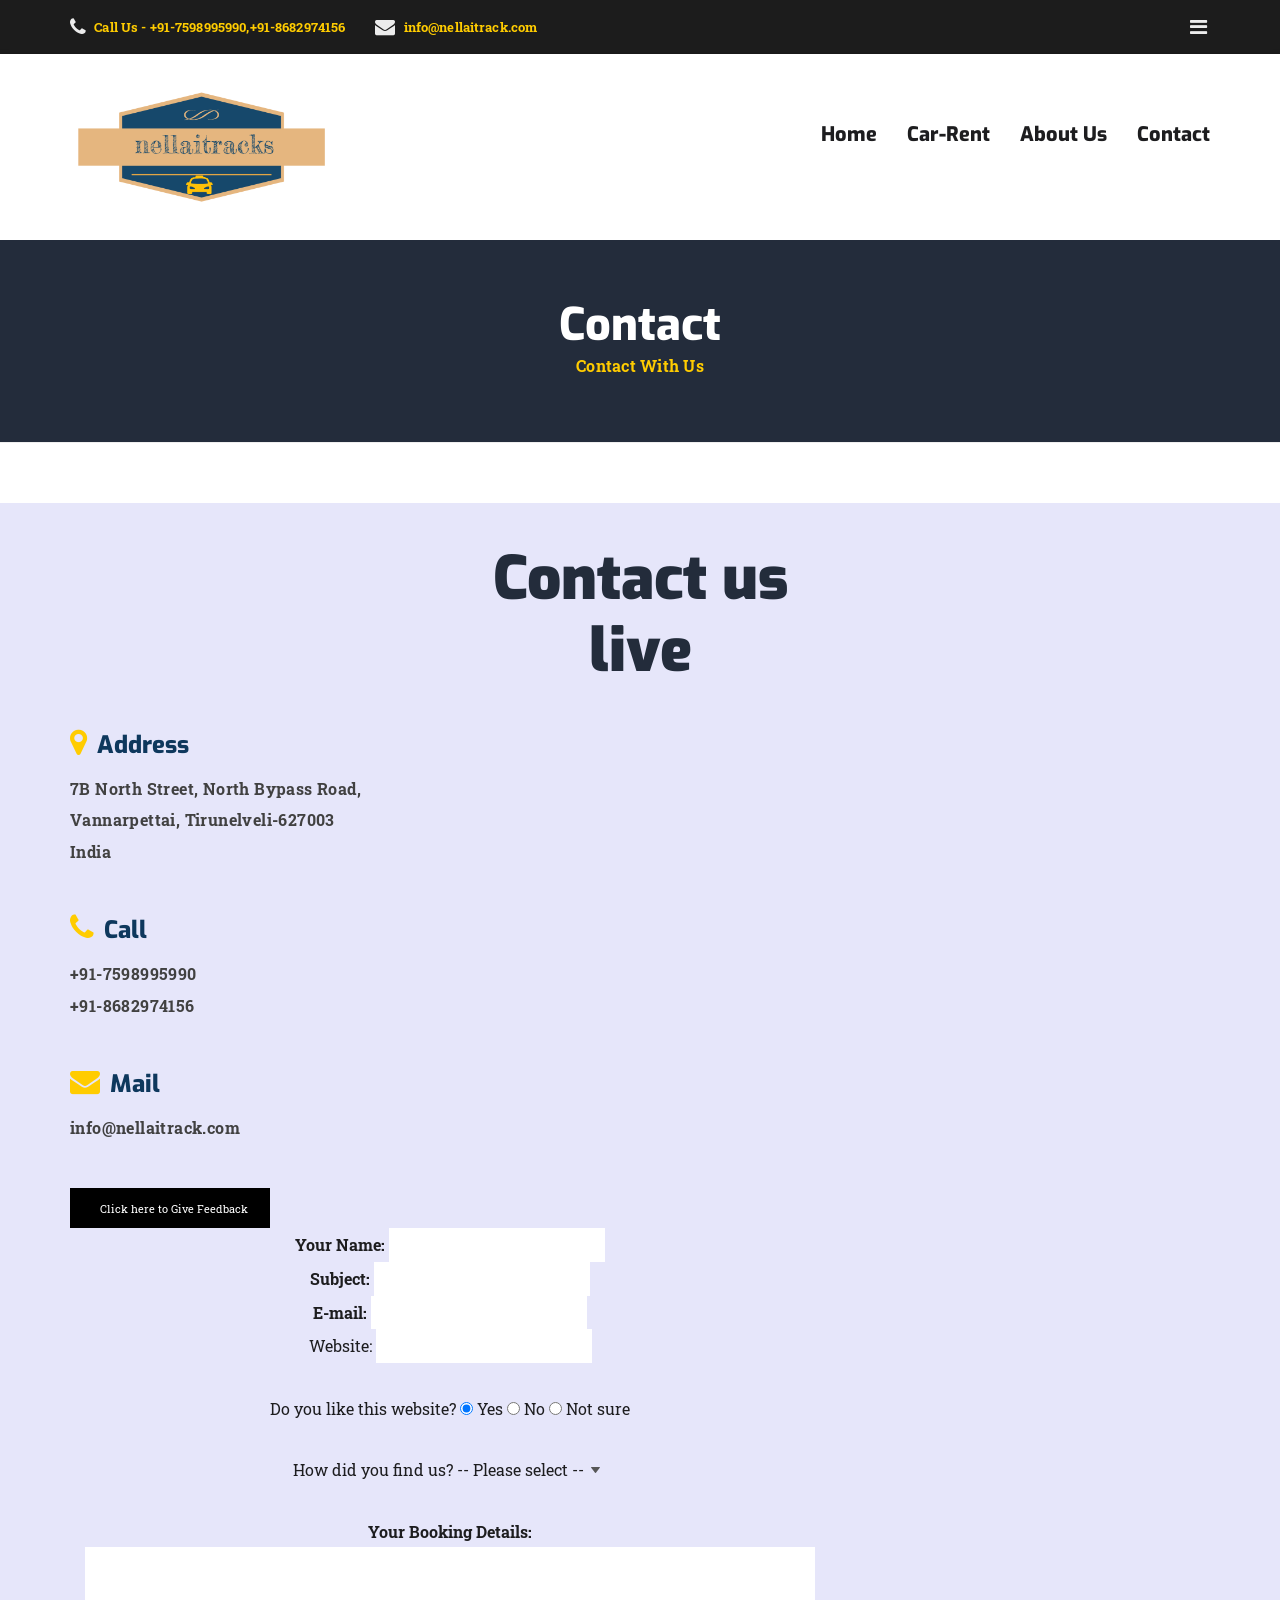
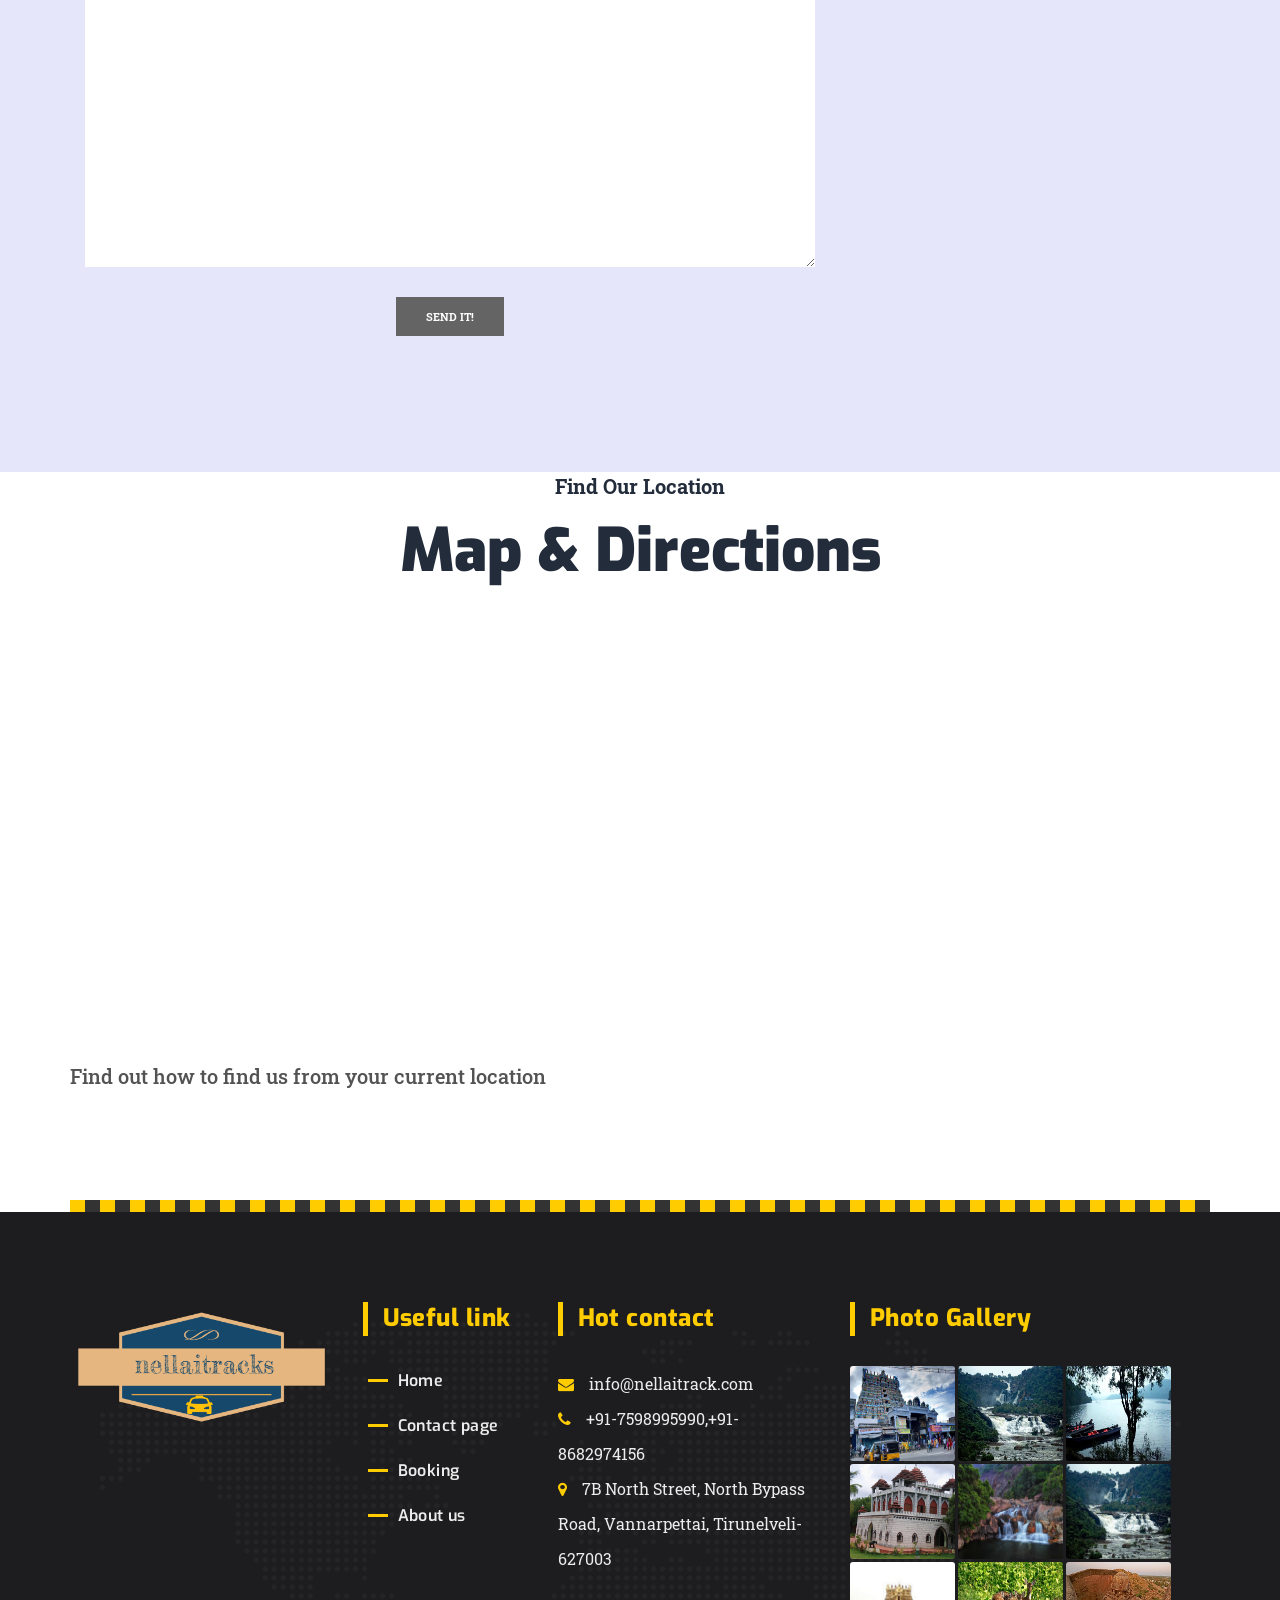
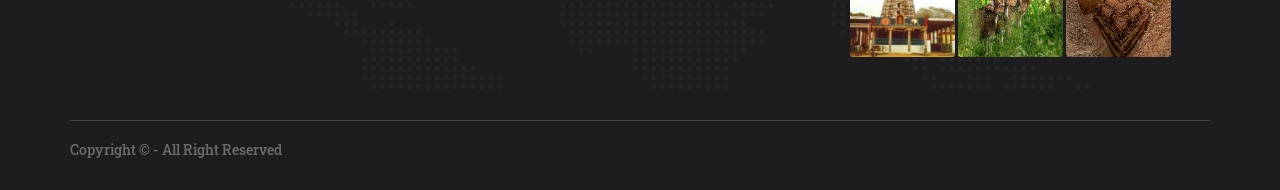
<file: contact.html>
<!doctype html>
<html lang="en">

<head>
    <!-- Basic Page Needs
    ================================================== -->
    <meta charset="utf-8">
    <meta http-equiv="X-UA-Compatible" content="IE=edge">

    <!-- Specific Meta
    ================================================== -->
     <meta name="viewport" content="width=device-width, initial-scale=1, maximum-scale=1">
    <meta name="description" content="Call Nellaitrack for Fast Taxi service at lowest fare. Friendly service with customers">
    <meta name="keywords" content="Nellaitrack" />
    <meta name="author" content="">

    <!-- Titles
    ================================================== -->
    <title>Contact</title>

    <!-- Favicons
    ================================================== -->
    <link rel="shortcut icon" href="assets/images/favicon.ico">
    <link rel="apple-touch-icon" href="assets/images/apple-touch-icon.png">
    <link rel="apple-touch-icon" sizes="72x72" href="images/apple-touch-icon-72x72.png">
    <link rel="apple-touch-icon" sizes="114x114" href="images/apple-touch-icon-114x114.png">

    <!-- Custom Font
    ================================================== -->
    <link href="https://fonts.googleapis.com/css?family=Exo:400,400i,500,500i,600,600i,700,700i,800,800i,900,900i%7cRoboto+Slab:400,700" rel="stylesheet">

    <!-- CSS
    ================================================== -->
    <link rel="stylesheet" href="assets/css/plugins.min.css">
    <link rel="stylesheet" href="assets/css/icons.min.css">
    <link rel="stylesheet" href="assets/css/style.css">
    <link rel="stylesheet" href="assets/css/color-schemer.css">   
</head>

<body>
    <!-- ====== Header Top Area ====== --> 
    <header class="header-top-area bg-nero">
        <div class="container">
            <div class="row">
                <div class="col-md-6 col-sm-7 hidden-xs">
                    <div class="header-content-left">
                        <ul class="header-top-menu">
                            <li>
                                <a href="#" class="top-left-menu">
                                    <i class="fa fa-phone"></i>
                                    <span>Call Us - +91-7598995990,+91-8682974156</span>
                                </a>
                            </li>
                            <li>
                                <a href="#" class="top-left-menu">
                                    <i class="fa fa-envelope"></i>
                                    <span>info@nellaitrack.com</span>
                                </a>                                 
                            </li>
                        </ul><!-- /.header-top-menu -->
                    </div><!-- /.header-content-left -->
                </div><!-- /.col-md-9 -->

                <div class="col-md-6 col-sm-5">
                    <div class="header-content-right">
                        <ul class="header-top-menu">
                            <!--li>
                                <a href="#" class="language">
                                    <i class="fa fa-language"></i>
                                    <span>Language</span>
                                </a>
                                <ul class="sub-menu">
                                    <li><a href="#">English</a></li>
                                    <li><a href="#">Español</a></li>
                                    <li><a href="#">Français</a></li>
                                    <li><a href="#">Português</a></li>
                                </ul>
                            </li-->
                        </ul>
                        <ul class="header-top-menu">
                            <li>
                                
                            </li>
                            <li>
                                <a href="#" class="trigger-overlay">
                                    <i class="fa fa-bars"></i>
                                </a>
                            </li>
                        </ul>
                    </div><!-- /.left-content -->
                </div><!-- /.col-md-3 -->
            </div><!-- /.row -->
        </div><!-- /.container -->
    </header><!-- /.head-area -->

    <!-- ======= Header Modal Area =======-->
    <div class="header-modal-area">
        <!-- Modal Search -->
        <div class="overlay overlay-scale">
            <button type="button" class="overlay-close">&#x2716;</button>
            <div class="overlay__content">
                <form id="search-form" class="search-form outer" action="#" method="post">
                    <div class="input-group">
                        <input type="text" class=" input--full" placeholder="search text here ..."> 
                    </div>
                    <button class="btn text-uppercase search-button">Search</button>
                </form>
            </div>
        </div>

        <div class="overlay-sidebar">
            <div class="author-area">
                <a href="#" class="closebtn">&times;</a>
                <div class="author-area-content">                
                    <div class="login-author">   
                        <div class="author-info">                    
                            <div class="author-image yellow-border">
                                <img src="assets/images/IMG-20190331-WA0004.jpg" alt="author-image" />
                            </div><!-- /.author-image -->
                           <div class="author-des">
                                <h4 class="author-name">Mr.M.Rajesh kannan,</h4>
                                <p class="author-description">+91-7598995990,+91-8682974156
</p>
                            </div><!-- /.author-des -->
                        </div><!-- /.author-info -->             
                       
                    </div><!-- /.login-author -->
                </div><!-- /.author-area-content -->
            </div><!-- /.author-area -->
        </div><!-- /.overlay-sidebar -->
    </div><!-- /.header-modal-area -->

    <!-- ====== Header Nav Area ====== --> 
    <header class="header-nav-area">
        <div class="container">        
            <div class="row">
                <div class="col-md-3 col-sm-10 col-xs-10">
                    <div class="site-logo">
                        <a href="index.html"><img src="assets/images/nellaitrack.png" alt="logo" /></a>
                    </div><!-- /.logo -->
                </div><!-- /.col-md-3 -->
                <div class="col-md-9 col-sm-2 col-xs-2 pd-right-0">
                    <nav class="site-navigation top-navigation nav-style-one">
                        <div class="menu-wrapper">
                            <div class="menu-content">
                                <ul class="menu-list">
                                    <li>
                                         <a href="index.html">Home</a>
                                        <!--ul class="sub-menu">
                                            <li>
                                                <a href="index.html">Home Layout One</a>
                                            </li>
                                            <li>
                                                <a href="index02.html">Home Layout Two</a>
                                            </li>                                            
                                            <li>
                                                <a href="index03.html">Home Layout Three</a>
                                            </li>                                            
                                            <li>
                                                <a href="index04.html">Home Layout Four</a>
                                            </li>                                            
                                            <li>
                                                <a href="index05.html">Home Layout Five</a>
                                            </li>                                            
                                            <li>
                                                <a href="index06.html">Home Layout Six</a>
                                            </li>                                            
                                            <li>
                                                <a href="index07.html">Home Layout Seven</a>
                                            </li>                                            
                                            <li>
                                                <a href="index08.html">Home Layout Eight</a>
                                            </li>
                                            <li>
                                                <a href="index09.html">Home Layout Nine</a>
                                            </li>                   
                                            <li>
                                                <a href="index10.html">Home Layout Ten</a>
                                            </li>
                                        </ul-->
                                    </li>
                                    <!--li>
                                        <a href="car-single-page.html">Booking</a>
                                    </li-->
                                    <li>
                                        <a href="car-category.html">Car-rent</a>
                                        <!--ul class="sub-menu">
                                            <li>
                                                <a href="car-category.html">Car Category 01</a>
                                            </li>                                               
                                            <li>
                                                <a href="car-category-two.html">Car Category 02</a>
                                            </li>  
                                            <li>
                                                <a href="car-category-three.html">Car Category 03</a>
                                            </li>  
                                            <li>
                                                <a href="car-single-page.html">Car Single Page</a>
                                            </li>                                         
                                        </ul-->
                                    </li>
                                    <!--li>
                                        <a href="#">Pages</a>
                                        <ul class="sub-menu">                                        
                                            <li>
                                                <a href="comming-soon.html">Coming Soon</a>
                                            </li>                                            
                                            <li>
                                                <a href="404.html">404</a>
                                            </li>
                                        </ul>
                                    </li-->
                                    
                                    <!--li>
                                        <a href="#">Blog</a>
                                        <ul class="sub-menu">
                                            <li>
                                                <a href="blog.html">Blog</a>
                                            </li>                                            
                                            <li>
                                                <a href="blog-single.html">Single Post</a>
                                            </li>
                                        </ul>
                                    </li--> <li>
                                        <a href="about.html">About us</a>
                                    </li>
                                    <li>
                                        <a href="contact.html">Contact</a>
                                    </li>
                                </ul> <!-- /.menu-list -->
                            </div> <!-- /.menu-content-->
                        </div> <!-- /.menu-wrapper --> 
                    </nav><!-- /.site-navigation -->
                    <!--Mobile Main Menu-->
                    <div class="mobile-menu-main hidden-md hidden-lg">
                        <div class="menucontent overlaybg"> </div>
                        <div class="menuexpandermain slideRight">
                            <a id="navtoggole-main" class="animated-arrow slideLeft menuclose">
                                <span></span>
                            </a>
                        </div><!--/.menuexpandermain-->

                        <div id="mobile-main-nav" class="mb-navigation slideLeft">
                            <div class="menu-wrapper">
                                <div id="main-mobile-container" class="menu-content clearfix"></div>
                            </div>
                        </div><!--/#mobile-main-nav-->
                    </div><!--/.mobile-menu-main-->
                </div><!-- /.col-md-9 -->
            </div><!-- /.row -->
        </div><!-- /.container -->
    </header><!-- /.header-bottom-area -->

    <!-- ====== Page Header ====== -->
    <div class="page-header nevy-bg">
        <div class="container">
            <div class="row">
                <div class="col-md-12">                
                    <h2 class="page-title">Contact</h2>
                    <p class="page-description yellow-color">Contact With Us</p>        
                </div><!-- /.col-md-12 -->
            </div><!-- /.row-->
        </div><!-- /.container-fluid -->           
    </div><!-- /.page-header --> 

    <!-- ====== Page Header ====== -->
    <div style="background:#E6E6FA" class="contact-us-area mr-top-60">
        <div class="container">
            <div class="row">
                <div class="col-md-12">
                    <div class="heading-content-three">
                        <h2 class="title">Contact us<br> live</h2>
                    </div><!-- /.section-title-area -->
                </div><!-- /.col-md-12 -->
            </div><!-- /.row -->
            <div class="row">
                <div class="col-md-4">
                    <div class="contact-us-content-left">
                        <div class="contact">
                            <h4><i class="fa fa-map-marker"></i>Address</h4>
                            <p>7B North Street, North Bypass Road, Vannarpettai, Tirunelveli-627003<br>India</p>
                        </div><!-- /.contact -->
                    
                        <div class="contact">
                            <h4><i class="fa fa-phone"></i>Call</h4>
                            <p>+91-7598995990<br>+91-8682974156</p>
                        </div><!-- /.contact -->

                        <div class="contact">
                            <h4><i class="fa fa-envelope"></i>Mail</h4>
                            <p>info@nellaitrack.com</p>
							
							<form>
<input type="button" style="background-color:black;color:white;width:200px;height:40px;" value="Click here to Give Feedback" onclick="window.location.href='https://docs.google.com/forms/d/e/1FAIpQLSfQJnrBdt39Io7t_8987ktAEn40OGqYPYdpvfXrCVbprv9yMw/viewform'" />
</form>
                        </div><!-- /.contact -->

                        <!--div class="contact">
                            <h4><i class="fa fa-user-circle"></i>Social account</h4>
                            <div class="social-icon">
                                <a href="#"><i class="fa fa-facebook"></i></a>
                                <a href="#"><i class="fa fa-twitter"></i></a>
                                <a href="#"><i class="fa fa-instagram"></i></a>
                                <a href="#"><i class="fa fa-google-plus"></i></a>
                            </div--><!-- /.Social-icon -->
                        </div><!-- /.contact -->
                    </div><!-- /.contactus-content-left -->
                </div><!-- /.col-md-4 -->
               
                <div  class="col-md-8">
                    <div  class="contact-us-content-right" >
                       <form   action="contact.php" method="post" >
<p><b>Your Name:</b> <input type="text" name="yourname" /><br />
<b>Subject:</b> <input type="text" name="subject" /><br />
<b>E-mail:</b> <input type="text" name="email" /><br />
Website: <input type="text" name="website"></p>

<p>Do you like this website?
<input type="radio" name="likeit" value="Yes" checked="checked" /> Yes
<input type="radio" name="likeit" value="No" /> No
<input type="radio" name="likeit" value="Not sure" /> Not sure</p>

<p>How did you find us?
<select name="how">
<option value=""> -- Please select -- </option>
<option>Google</option>
<option>Yahoo</option>
<option>Link from a website</option>
<option>Word of mouth</option>
<option>Other</option>
</select>

<p><b>Your Booking Details:</b><br />
<textarea name="comments" rows="10" cols="40"></textarea></p>

<p><input type="submit" value="Send it!"></p>

<p> </p>

</form>
                        
                        
                    </div><!-- /.contactus-content-right -->
                </div><!-- /.col-md-8 -->
            </div><!-- /.row -->
        </div><!-- /.container -->
    <!-- /.contact-us -->

    <!-- ====== Map Block ====== -->
    <div class="map-block mr-btm-78">
        <div class="container">
            <div class="row">
                <div class="col-md-12">
                   <div class="heading-content style-two">
                       <h3 class="subtitle">Find Our location</h3>
                       <h2 class="title color-nevy">Map &amp; Directions</h2>
                    </div><!-- /.about-heading-content -->
                        <div class="header-map-content">
                            <iframe src="https://www.google.com/maps/embed?pb=!1m18!1m12!1m3!1d7886.919446072138!2d77.71106515932456!3d8.74274126612574!2m3!1f0!2f0!3f0!3m2!1i1024!2i768!4f13.1!3m3!1m2!1s0x3b0411bd5fa963d1%3A0x2c3bc25eb7f0a69!2s7%2C+N+Bypass+Rd%2C+Gomathy+Nagar%2C+Manimoorthispuram%2C+Tirunelveli%2C+Tamil+Nadu+627001!5e0!3m2!1sen!2sin!4v1554200581471!5m2!1sen!2sin" width="600" height="450" frameborder="0" style="border:0" allowfullscreen></iframe>
                        </div><!-- /.map-content -->
                        <p>Find out how to find us from your current location</p>
                </div><!-- /.col-md-12 -->
            </div><!-- /.row -->
        </div><!-- /.container -->
    </div><!-- /.map-area -->

    <!-- ======footer area======= -->
  <div class="container footer-top-border">
        <div class="vehicle-multi-border yellow-black"></div><!-- /.vehicle-multi-border -->
    </div><!-- /.container -->

    <footer class="footer-block bg-black" style="background-image: url(assets/images/footer-bg.png);">
        <div class="container">
            <!-- footer-top-block -->
            <div class="footer-top-block yellow-theme">            
                <div class="row">
                    <div class="col-md-3 col-sm-6">
                        <div class="widget widget_about">    
                           
                            <div class="widget-about-content">
                                <img src="assets/images/nellaitrack.png" alt="logo" />
                                <p></p>
                                
                            </div><!-- /.widget-content -->
                        </div><!-- /.widget widget_about -->
                    </div><!-- /.col-md-3 -->
                    <div class="col-md-2 col-sm-6">
                        <div class="widget widget_menu">
                            <h3 class="widget-title">
                                Useful link
                            </h3><!-- /.widget-title -->
                            <ul>
                                <li><a href="index.html">Home</a></li>
                                
                                <li><a href="contact.html">Contact page</a></li>
                                
                                <li><a href="car-single-page.html"> Booking</a></li>
                                <li><a href="about.html">About us</a></li>
                            </ul> 
                        </div><!-- /.widget -->
                    </div><!-- /.col-md-3 -->

                    <div class="col-md-3 col-sm-6">
                        <div class="widget widget_hot_contact">
                            <h3 class="widget-title">
                                Hot contact 
                            </h3><!-- /.widget-title -->
                            <ul>
                                <li><a href="#"><i class="fa fa-envelope"></i>info@nellaitrack.com</a></li>
                                <li><a href="#"><i class="fa fa-phone"></i>+91-7598995990,+91-8682974156</a></li>
                                <li><a href="#"><i class="fa fa-map-marker"></i>7B North Street, North Bypass Road, Vannarpettai, Tirunelveli-627003</a></li>
                            </ul> 
                        </div><!-- /.widget -->
                       
                    </div><!-- /.col-md-3 -->

                        <div class="col-md-4 col-sm-6">
                        <div class="widget widget_photo_gallery">
                            <h3 class="widget-title">
                                Photo Gallery  
                            </h3><!-- /.widget-title -->
                            <ul class="photo-gallery-content">
                                <li>
                                    <a >
                                        <img  src="assets/images/nellaiappar-temple-1.jpg" alt="Kanthimathi-Nellaiyapper Temple" />
                                    </a>
                                </li>
                                <li>
                                    <a >
                                        <img src="assets/images/3415580_f520.jpg" alt="Agasthiyar Falls" />
                                    </a>
                                </li>
                                <li>
                                    <a >
                                        <img src="assets/images/manimuthar-and-papanasam.jpg" alt="Manimuthar And Papanasam Dams" />
                                    </a>
                                </li>
                                <li>
                                    <a >
                                        <img src="assets/images/PK%20Fort.jpg" alt="Kattabomman Memorial Fort" />
                                    </a>
                                </li>
                                <li>
                                    <a >
                                        <img src="assets/images/Manimuthar-Falls_20190116144123.jpg" alt="Manimuthar Waterfalls" />
                                    </a>
                                </li>
                                <li>
                                    <a >
                                        <img src="assets/images/2206.jpg" alt="Banatheertham Falls" />
                                    </a>
                                </li>
                                <li>
                                    <a >
                                        <img src="assets/images/sri-jayaveera-abhayahastha-anjaneya-temple-krishnapuram-tirunelveli-tourist-attraction-3w8gqi0-250.png" alt="Krishnapuram Anchaneyar Temple" />
                                    </a>
                                </li>
                                <li>
                                    <a >
                                        <img src="assets/images/kalakkadu-sanctuary.jpg" alt="Kalakkadu Sanctuary" />
                                    </a>
                                </li>
                                <li>
                                    <a >
                                        <img src="assets/images/471px-S-TN-71_Vettuvan_Koil_Tuticorin.jpg" alt="Vettuvan Koil Temple" />
                                    </a>
                                </li>
                            </ul><!-- /.instagram-image-content -->
                        </div><!-- /.widget -->
                    </div><!-- /.col-md-4 -->
                </div><!-- /.row -->
            </div><!-- /.footer-top-block -->

            <!-- footer-bottom-block -->
            <div class="footer-bottom-block">            
                <div class="row">
                     <div class="col-md-9">
                        <div class="bottom-content-left">
                            <p class="copyright">Copyright &copy;   -  All Right Reserved <a href="#"></a></p>
                        </div><!-- /.bottom-top-content -->
                     </div><!-- /.col-md-9 -->
                     <div class="col-md-3">
                        <div class="bottom-content-right">
                            <!--div class="social-profile">
                                <span class="social-profole-title">Follow Us:</span>
                                <a href="#"><i class="fa fa-instagram"></i></a>
                                <a href="#"><i class="fa fa-heart"></i></a>
                                <a href="#"><i class="fa fa-facebook"></i></a>
                                <a href="#"><i class="fa fa-twitter"></i></a>
                            </div><!-- /.social-profile -->
                        </div><!-- /.bottom-content-right -->
                     </div><!-- /.col-md-3 -->
                </div><!-- /.row -->
            </div><!-- /.footer-bottom-block -->
        </div><!-- /.container -->
    </footer><!-- /.footer-block -->
       
    <!-- All The JS Files
    ================================================== --> 
    <script src="assets/js/plugins.min.js"></script>
    <script src="assets/js/carrent.min.js"></script> <!-- main-js -->
</body>
</html>
</file>
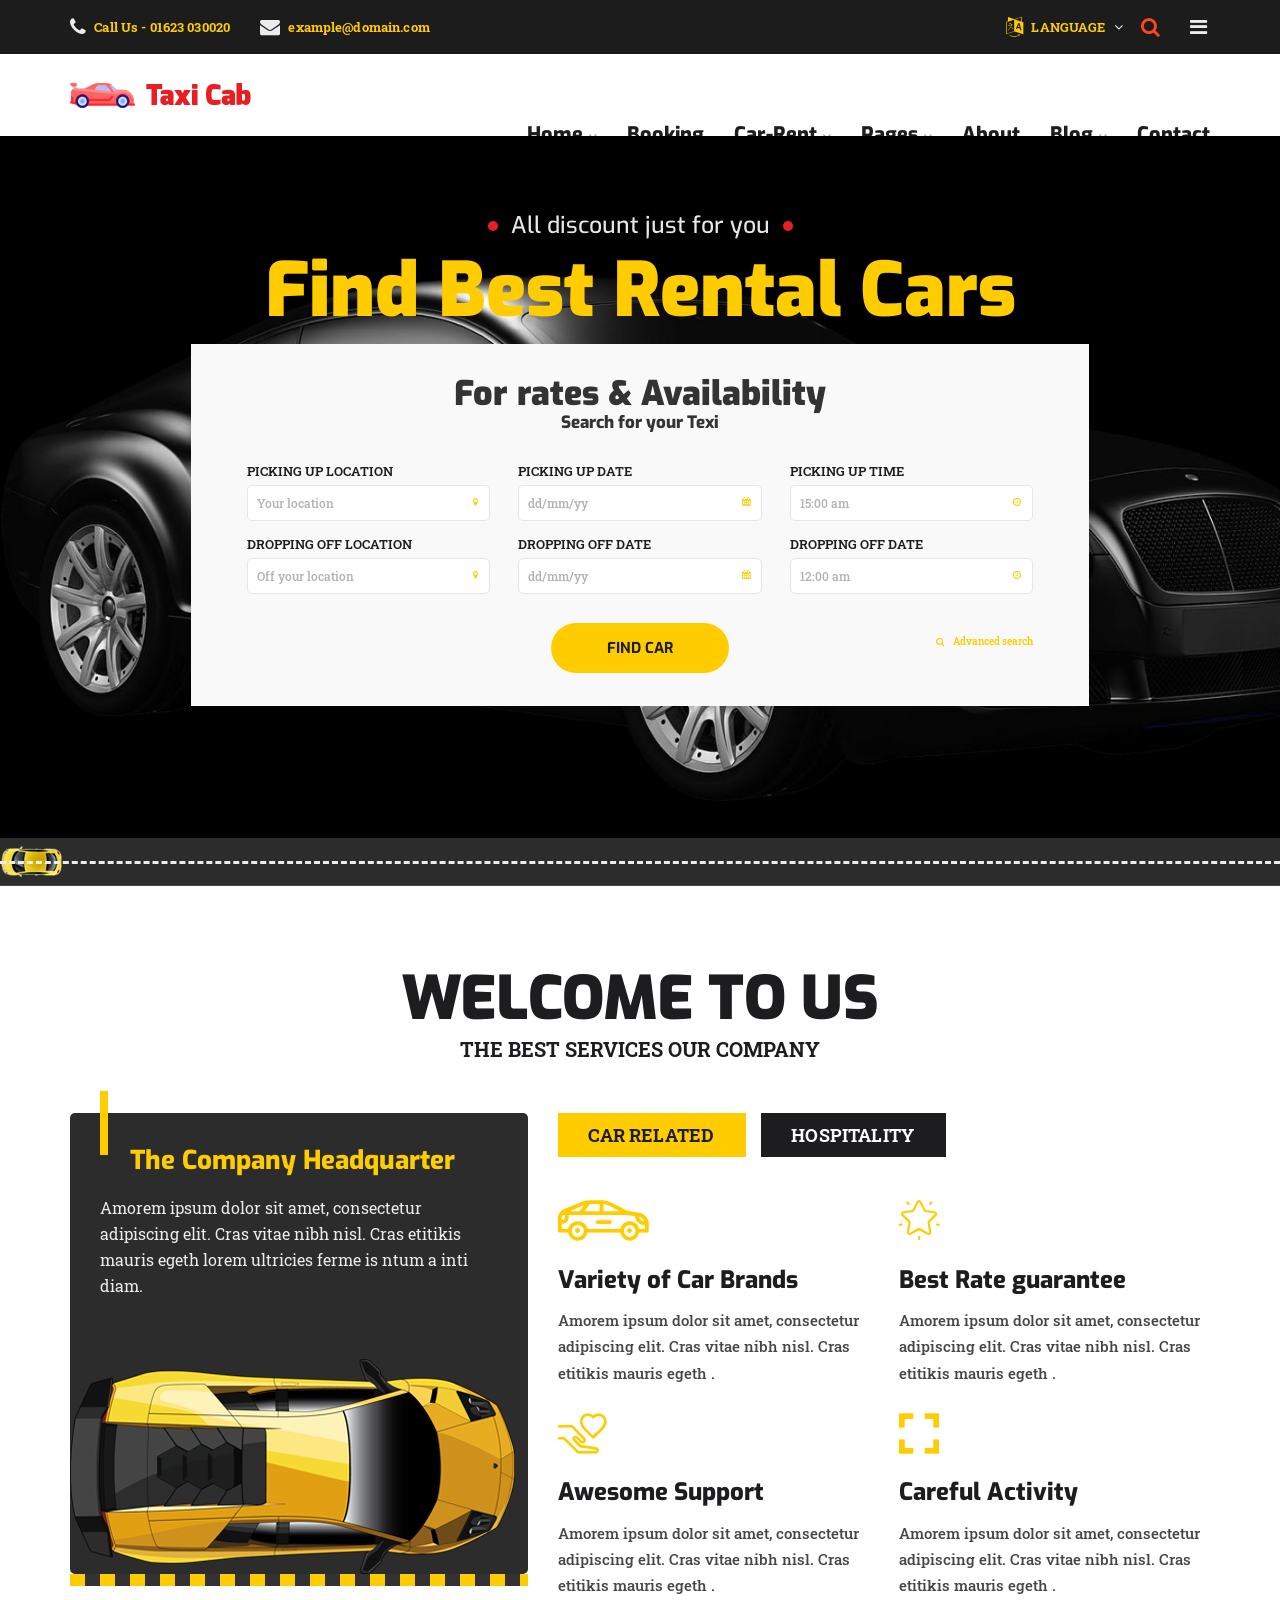
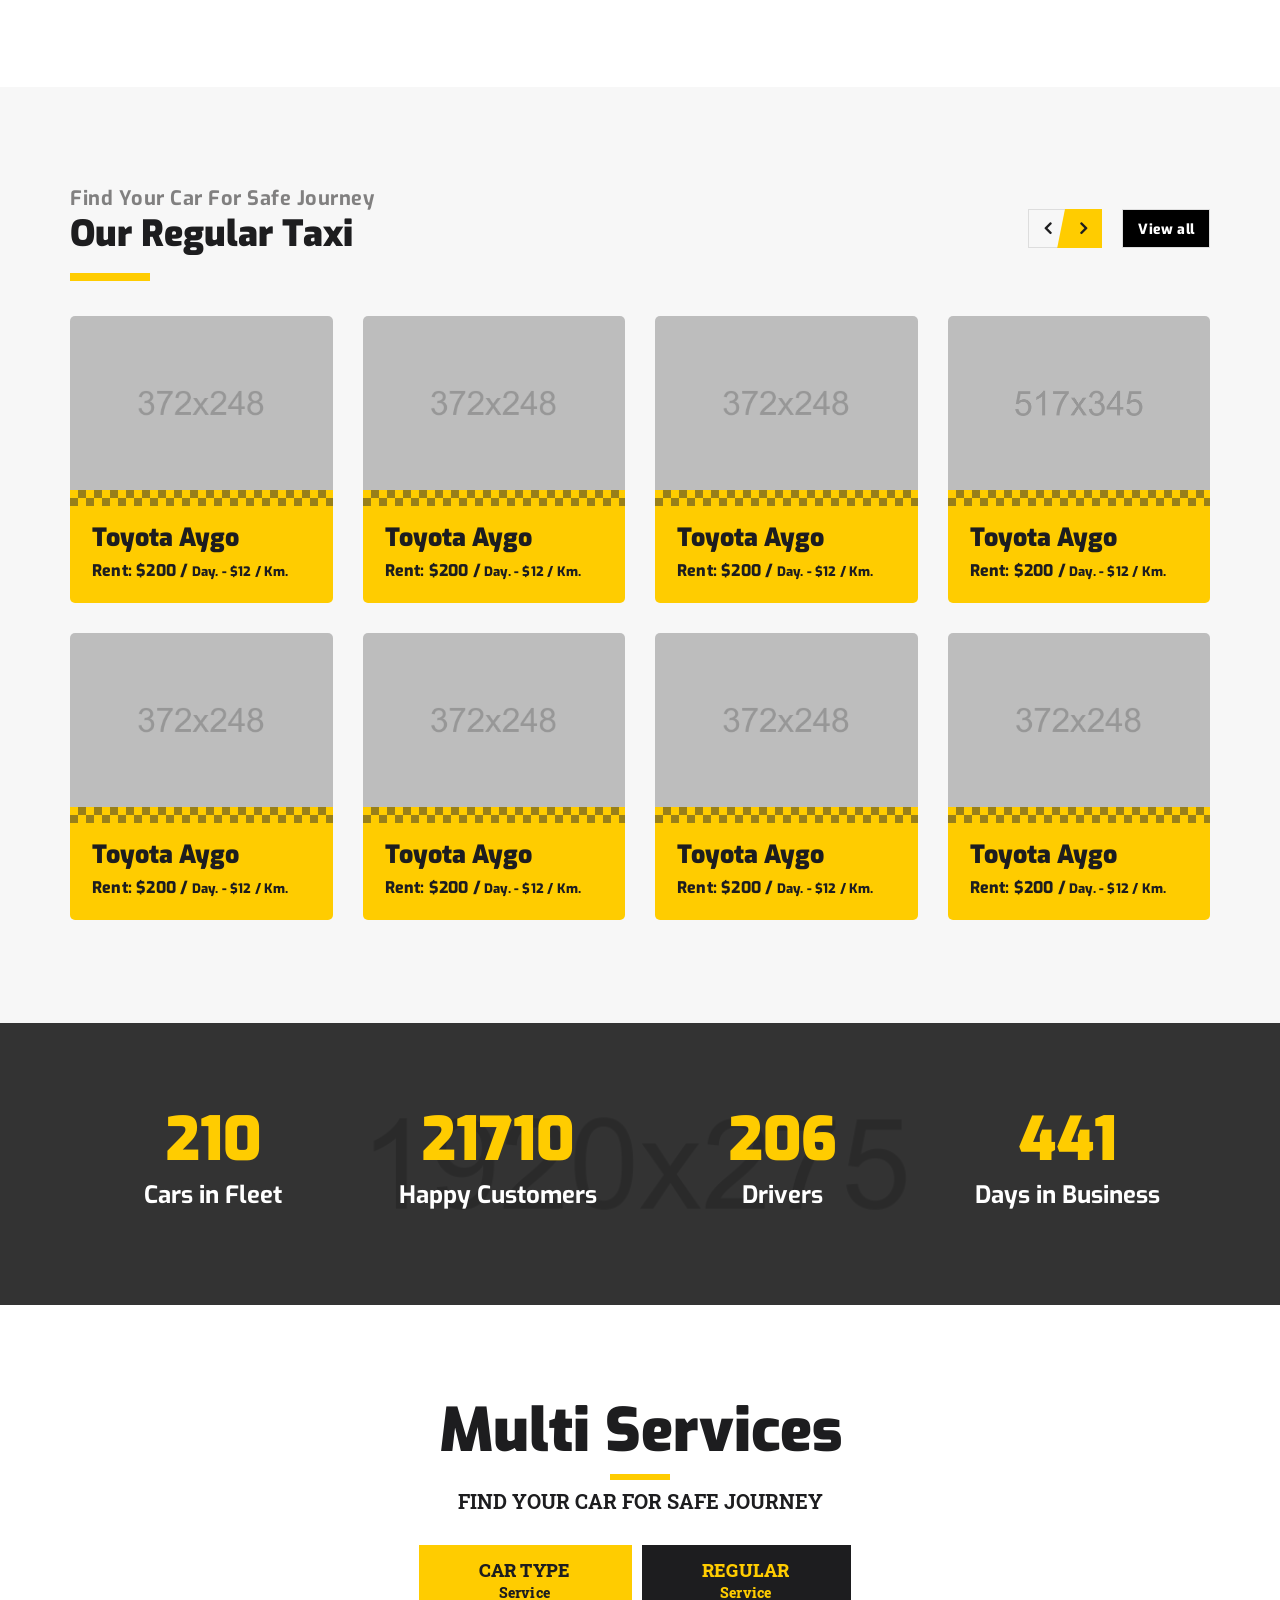
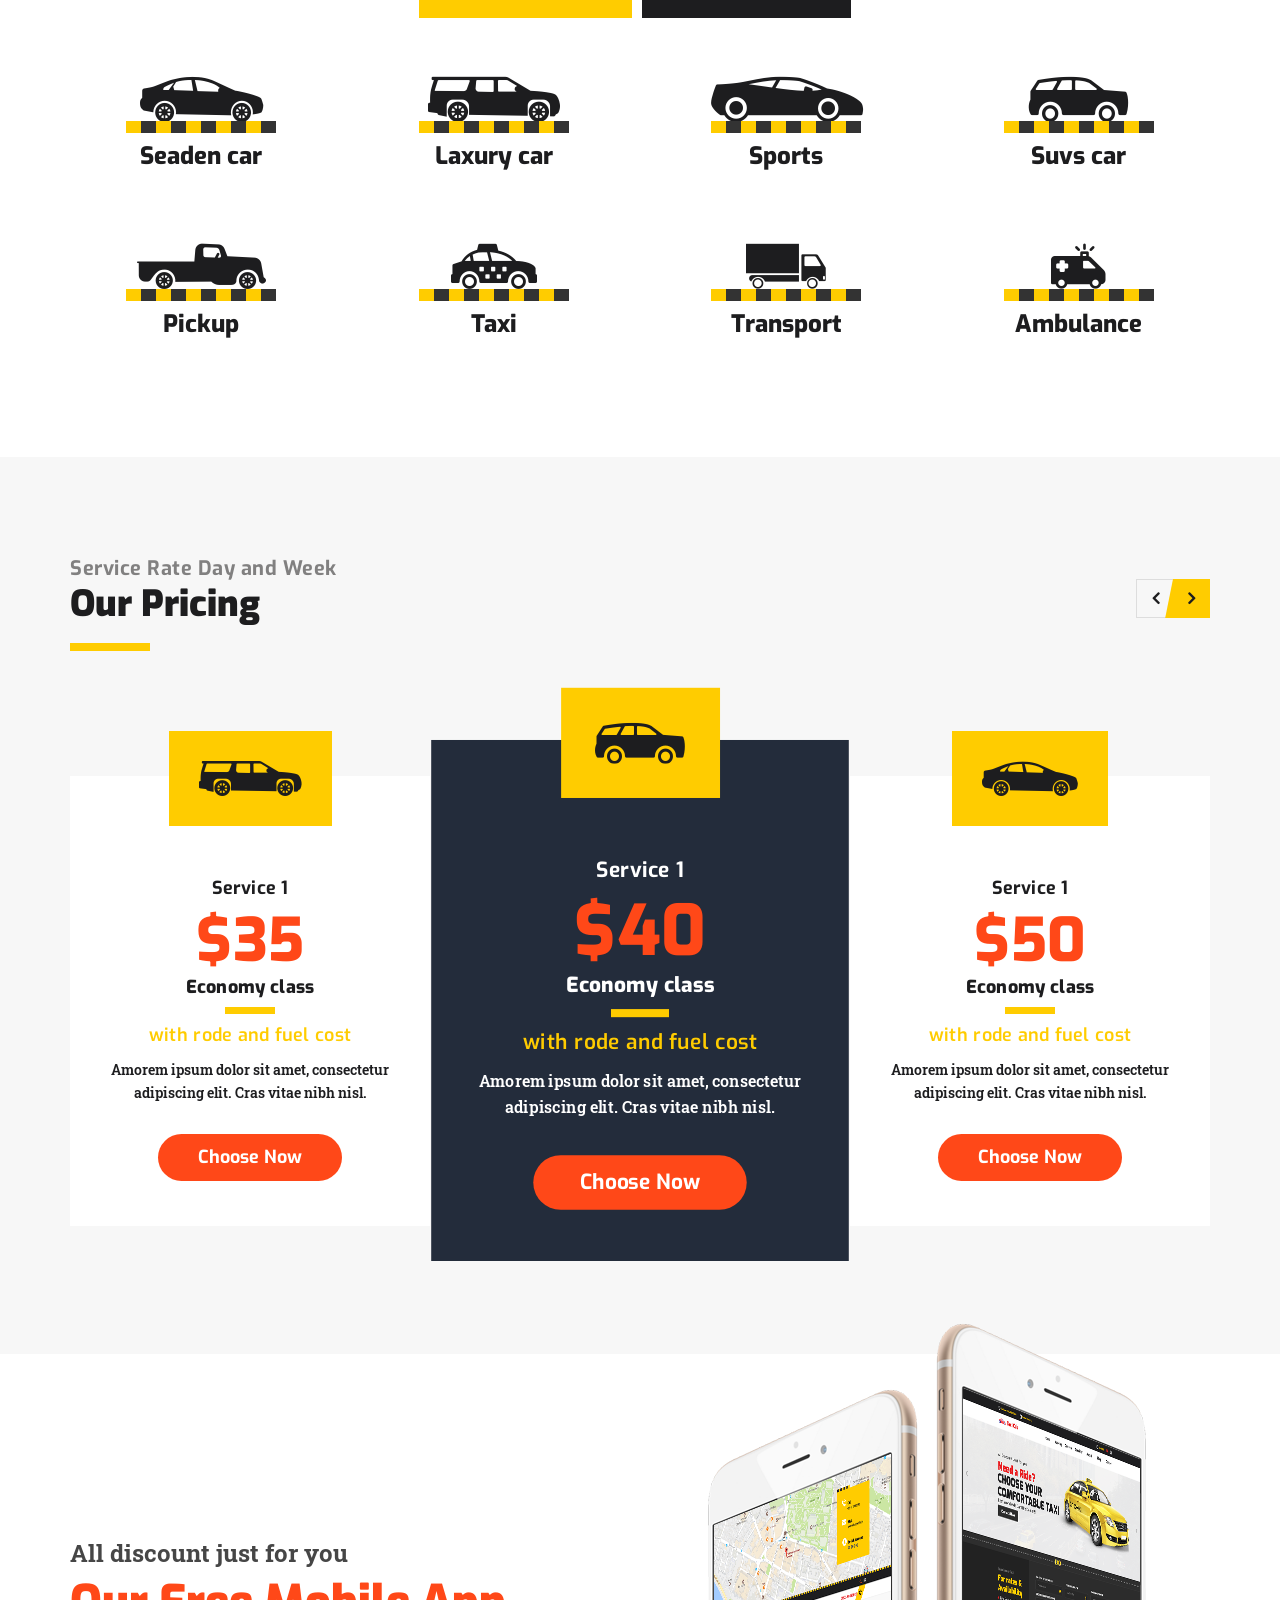
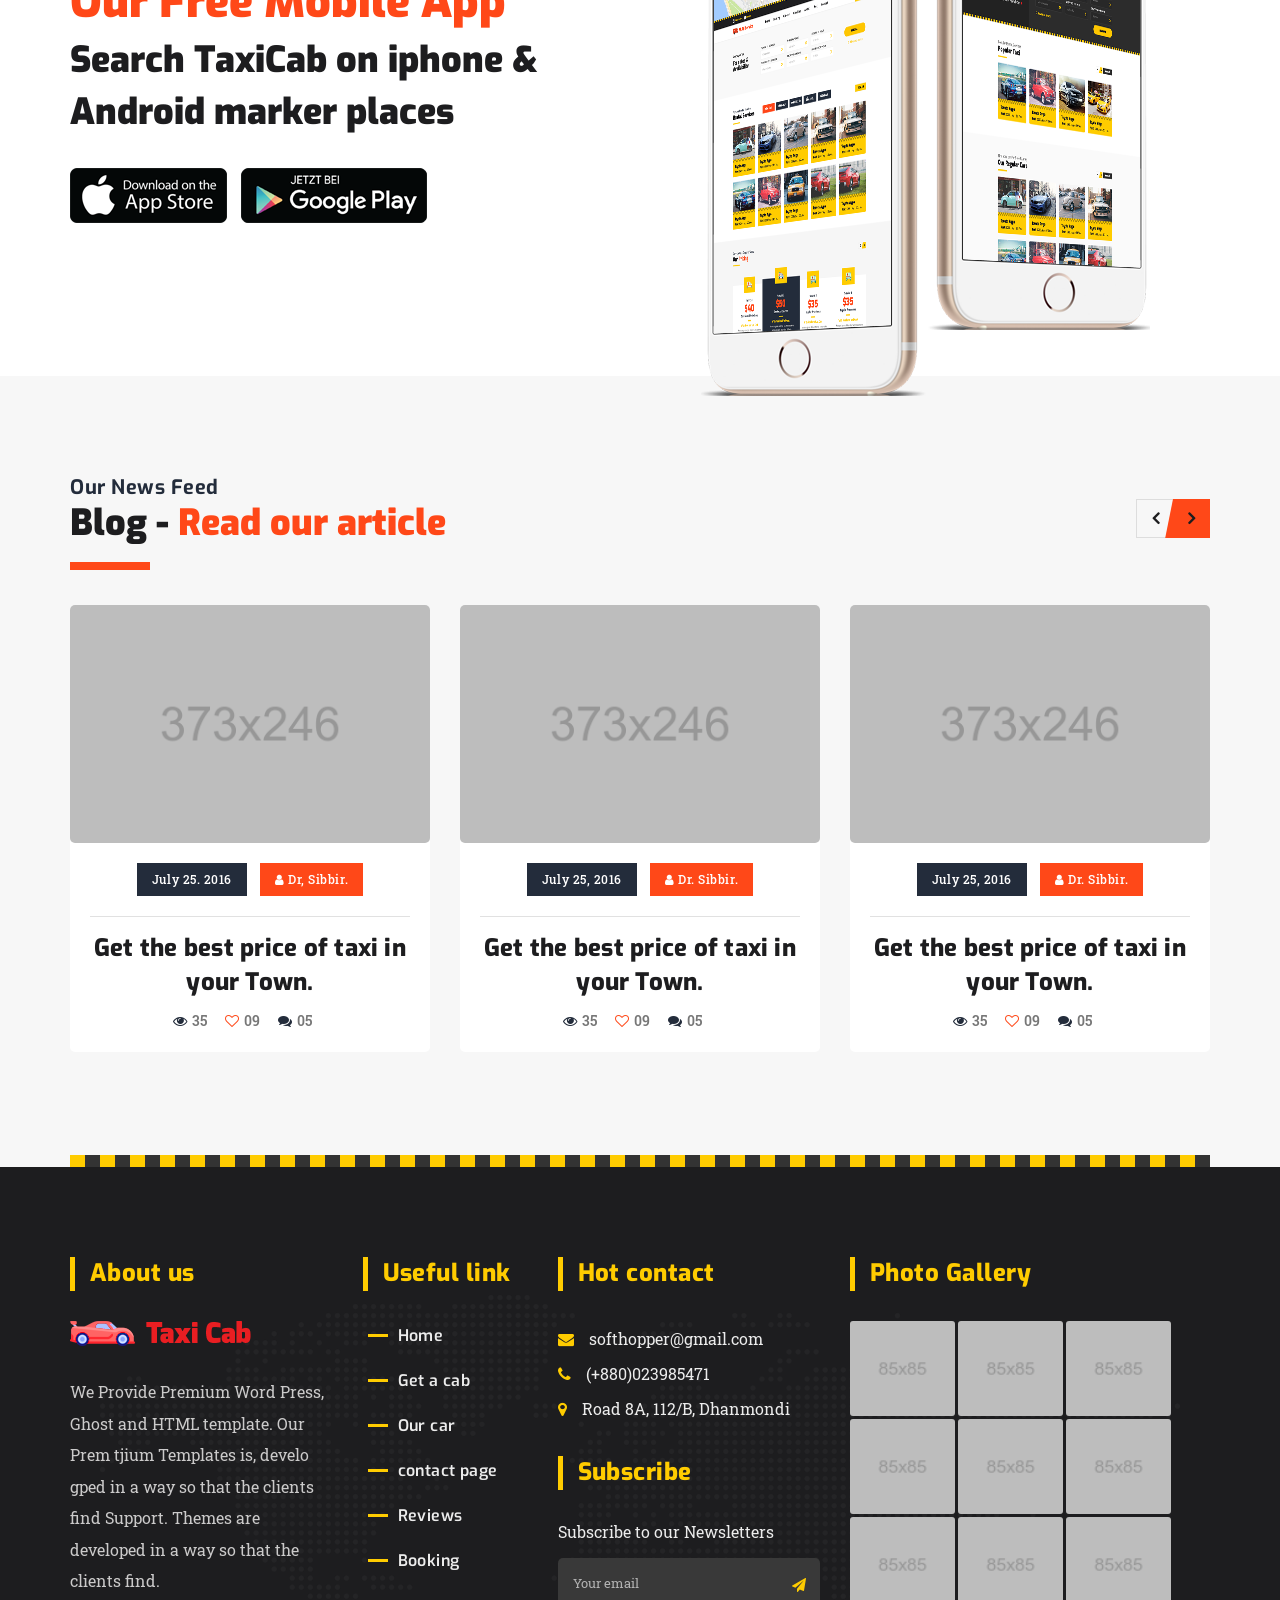
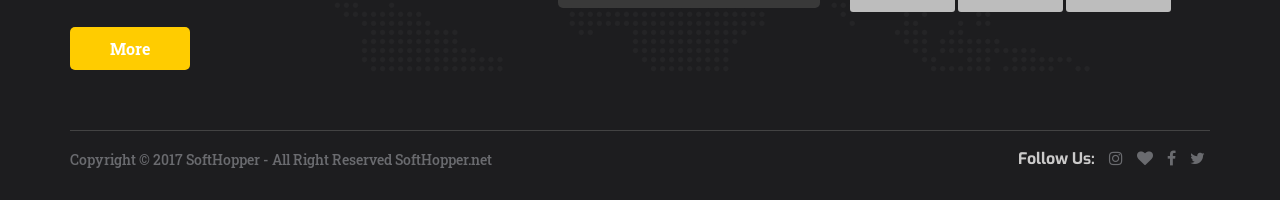
<file: index02.html>
<!doctype html>
<html lang="en">

<head>
    <!-- Basic Page Needs
    ================================================== -->
    <meta charset="utf-8">
    <meta http-equiv="X-UA-Compatible" content="IE=edge">

    <!-- Specific Meta
    ================================================== -->
    <meta name="viewport" content="width=device-width, initial-scale=1, maximum-scale=1">
    <meta name="description" content="Texicab is a modern presentation HTML5 Car Rent template.">
    <meta name="keywords" content="HTML5, Template, Design, Development, Car Rent" />
    <meta name="author" content="">

    <!-- Titles
    ================================================== -->
    <title>Taxi Cab 02</title>

    <!-- Favicons
    ================================================== -->
    <link rel="shortcut icon" href="assets/images/favicon.ico">
    <link rel="apple-touch-icon" href="assets/images/apple-touch-icon.png">
    <link rel="apple-touch-icon" sizes="72x72" href="images/apple-touch-icon-72x72.png">
    <link rel="apple-touch-icon" sizes="114x114" href="images/apple-touch-icon-114x114.png">

    <!-- Custom Font
    ================================================== -->
    <link href="https://fonts.googleapis.com/css?family=Exo:400,400i,500,500i,600,600i,700,700i,800,800i,900,900i%7cRoboto+Slab:400,700" rel="stylesheet">

    <!-- CSS
    ================================================== -->
    <link rel="stylesheet" href="assets/css/plugins.min.css">
    <link rel="stylesheet" href="assets/css/icons.min.css">
    <link rel="stylesheet" href="assets/css/style.css">
    <link rel="stylesheet" href="assets/css/color-schemer.css">

    <!-- RS5.4 Main Stylesheet -->
    <link rel="stylesheet" type="text/css" href="assets/revolution/css/settings.css">
    <!-- RS5.4 Layers and Navigation Styles -->
    <link rel="stylesheet" type="text/css" href="assets/revolution/css/layers.css">
    <link rel="stylesheet" type="text/css" href="assets/revolution/css/navigation.css">
    
</head>

<body>
    <!-- ====== Header Top Area ====== --> 
    <header class="header-top-area bg-nero">
        <div class="container">
            <div class="row">
                <div class="col-md-6 col-sm-7 hidden-xs">
                    <div class="header-content-left">
                        <ul class="header-top-menu">
                            <li>
                                <a href="#" class="top-left-menu">
                                    <i class="fa fa-phone"></i>
                                    <span>Call Us - 01623 030020</span>
                                </a>
                            </li>
                            <li>
                                <a href="#" class="top-left-menu">
                                    <i class="fa fa-envelope"></i>
                                    <span>example@domain.com</span>
                                </a>                                 
                            </li>
                        </ul><!-- /.header-top-menu -->
                    </div><!-- /.header-content-left -->
                </div><!-- /.col-md-9 -->

                <div class="col-md-6 col-sm-5">
                    <div class="header-content-right">
                        <ul class="header-top-menu">
                            <li>
                                <a href="#" class="language">
                                    <i class="fa fa-language"></i>
                                    <span>Language</span>
                                </a>
                                <ul class="sub-menu">
                                    <li><a href="#">English</a></li>
                                    <li><a href="#">Español</a></li>
                                    <li><a href="#">Français</a></li>
                                    <li><a href="#">Português</a></li>
                                </ul><!-- /.sub-menu -->
                            </li>
                        </ul>
                        <ul class="header-top-menu">
                            <li>
                                <a href="#" class="search-open">
                                    <i class="fa fa-search"></i>
                                </a>
                            </li>
                            <li>
                                <a href="#" class="trigger-overlay">
                                    <i class="fa fa-bars"></i>
                                </a>
                            </li>
                        </ul>
                    </div><!-- /.left-content -->
                </div><!-- /.col-md-3 -->
            </div><!-- /.row -->
        </div><!-- /.container -->
    </header><!-- /.head-area -->

    <!-- ======= Header Modal Area =======-->
    <div class="header-modal-area">
        <!-- Modal Search -->
        <div class="overlay overlay-scale">
            <button type="button" class="overlay-close">&#x2716;</button>
            <div class="overlay__content">
                <form id="search-form" class="search-form outer" action="#" method="post">
                    <div class="input-group">
                        <input type="text" class=" input--full" placeholder="search text here ..."> 
                    </div>
                    <button class="btn text-uppercase search-button">Search</button>
                </form>
            </div>
        </div>

        <div class="overlay-sidebar">
            <div class="author-area">
                <a href="#" class="closebtn">&times;</a>
                <div class="author-area-content">                
                    <div class="login-author">   
                        <div class="author-info">                    
                            <div class="author-image yellow-border">
                                <img src="assets/images/driver/driver-03.png" alt="author-image" />
                            </div><!-- /.author-image -->
                            <div class="author-des">
                                <h4 class="author-name">Mr. Johan Smith</h4>
                                <p class="author-description">Programmer</p>
                            </div><!-- /.author-des -->
                        </div><!-- /.author-info -->             
                        <div class="author-menu">
                            <ul class="yellow-color">
                                <li><a href=""><i class="fa fa-user-circle-o"></i>Author Dashboard</a></li>
                                <li><a href=""><i class="fa fa-envelope-open"></i>Your Inbox</a></li>
                                <li><a href=""><i class="fa fa-location-arrow"></i>Track your texi</a></li>
                                <li><a href=""><i class="fa fa-area-chart"></i>Your Bookings Status</a></li>
                                <li><a href=""><i class="fa fa-automobile"></i>New Bookings</a></li>
                                <li><a href=""><i class="fa fa-archive"></i>Your Bookings</a></li>
                                <li><a href=""><i class="fa fa-money"></i>Your Deposit - $150.00</a></li>
                                <li><a href=""><i class="fa fa-sign-out"></i>Sign Out</a></li>
                            </ul>
                        </div><!-- /.author-menu -->
                    </div><!-- /.login-author -->
                </div><!-- /.author-area-content -->
            </div><!-- /.author-area -->
        </div><!-- /.overlay-sidebar -->
    </div><!-- /.header-modal-area -->

    <!-- ====== Header Nav Area ====== --> 
    <header class="header-nav-area">
        <div class="container">        
            <div class="row">
                <div class="col-md-3 col-sm-10 col-xs-10">
                    <div class="site-logo">
                        <a href="index.html"><img src="assets/images/car-logo.png" alt="logo" /></a>
                    </div><!-- /.logo -->
                </div><!-- /.col-md-3 -->
                <div class="col-md-9 col-sm-2 col-xs-2 pd-right-0">
                    <nav class="site-navigation top-navigation nav-style-one">
                        <div class="menu-wrapper">
                            <div class="menu-content">
                                <ul class="menu-list">
                                    <li>
                                        <a href="#">Home</a>
                                        <ul class="sub-menu">
                                            <li>
                                                <a href="index.html">Home Layout One</a>
                                            </li>
                                            <li>
                                                <a href="index02.html">Home Layout Two</a>
                                            </li>                                            
                                            <li>
                                                <a href="index03.html">Home Layout Three</a>
                                            </li>                                            
                                            <li>
                                                <a href="index04.html">Home Layout Four</a>
                                            </li>                                            
                                            <li>
                                                <a href="index05.html">Home Layout Five</a>
                                            </li>                                            
                                            <li>
                                                <a href="index06.html">Home Layout Six</a>
                                            </li>                                            
                                            <li>
                                                <a href="index07.html">Home Layout Seven</a>
                                            </li>                                            
                                            <li>
                                                <a href="index08.html">Home Layout Eight</a>
                                            </li>
                                            <li>
                                                <a href="index09.html">Home Layout Nine</a>
                                            </li>                   
                                            <li>
                                                <a href="index10.html">Home Layout Ten</a>
                                            </li>
                                        </ul>
                                    </li>
                                    <li>
                                        <a href="car-single-page.html">Booking</a>
                                    </li>
                                    <li>
                                        <a href="#">Car-rent</a>
                                        <ul class="sub-menu">
                                            <li>
                                                <a href="car-category.html">Car Category 01</a>
                                            </li>                                               
                                            <li>
                                                <a href="car-category-two.html">Car Category 02</a>
                                            </li>  
                                            <li>
                                                <a href="car-category-three.html">Car Category 03</a>
                                            </li>  
                                            <li>
                                                <a href="car-single-page.html">Car Single Page</a>
                                            </li>                                         
                                        </ul>
                                    </li>
                                    <li>
                                        <a href="#">Pages</a>
                                        <ul class="sub-menu">                                        
                                            <li>
                                                <a href="comming-soon.html">Coming Soon</a>
                                            </li>                                            
                                            <li>
                                                <a href="404.html">404</a>
                                            </li>
                                        </ul>
                                    </li>
                                    <li>
                                        <a href="about.html">About</a>
                                    </li>
                                    <li>
                                        <a href="#">Blog</a>
                                        <ul class="sub-menu">
                                            <li>
                                                <a href="blog.html">Blog</a>
                                            </li>                                            
                                            <li>
                                                <a href="blog-single.html">Single Post</a>
                                            </li>
                                        </ul>
                                    </li>
                                    <li>
                                        <a href="contact.html">Contact</a>
                                    </li>
                                </ul> <!-- /.menu-list -->
                            </div> <!-- /.menu-content-->
                        </div> <!-- /.menu-wrapper --> 
                    </nav><!-- /.site-navigation -->
                    <!--Mobile Main Menu-->
                    <div class="mobile-menu-main hidden-md hidden-lg">
                        <div class="menucontent overlaybg"> </div>
                        <div class="menuexpandermain slideRight">
                            <a id="navtoggole-main" class="animated-arrow slideLeft menuclose">
                                <span></span>
                            </a>
                        </div><!--/.menuexpandermain-->

                        <div id="mobile-main-nav" class="mb-navigation slideLeft">
                            <div class="menu-wrapper">
                                <div id="main-mobile-container" class="menu-content clearfix"></div>
                            </div>
                        </div><!--/#mobile-main-nav-->
                    </div><!--/.mobile-menu-main-->
                </div><!-- /.col-md-9 -->
            </div><!-- /.row -->
        </div><!-- /.container -->
    </header><!-- /.header-bottom-area -->

    <!-- ======= main slider area =======-->
    <div class="slider-block">    
        <div class="rev_slider_wrapper">
            <div class="rev_slider carrent-slider" id="carrent-slider">
                <ul>
                    <!-- slide 1 --> 
                    <li data-transition="fade" data-slotamount="default" data-easein="Power4.easeInOut" data-easeout="Power4.easeInOut" data-masterspeed="2000" data-rotate="0"  data-fstransition="fade" data-fsmasterspeed="1500" data-fsslotamount="7" data-saveperformance="off"  data-title="materialize Material" data-description="">

                        <!-- main image -->
                        <img src="assets/images/slider-car/slider-bg-02.jpg"  alt=""  data-bgposition="center center" data-bgfit="cover" data-bgrepeat="no-repeat" class="rev-slidebg" data-no-retina>

                        <!-- layer 01 -->
                        <div class="tp-caption rev-subheading tp-resizeme"
                            data-x="['center']" data-hoffset="['0']" 
                            data-y="['center']" data-voffset="['-300','-300','-400','-400']"
                            data-fontsize="['15','15','15','15']"
                            data-lineheight="['20','20','20','20']"
                            data-width="none"
                            data-height="none"
                            data-whitespace="nowrap"
                            data-transform_idle="o:1;"
                            data-transform_in="y:[100%];z:0;rX:0deg;rY:0;rZ:0;sX:1;sY:1;skX:0;skY:0;opacity:0;s:600;e:Power4.easeInOut;" 
                            data-transform_out="y:[100%];s:1000;e:Power2.easeInOut;s:1000;e:Power2.easeInOut;" 
                            data-mask_in="x:0px;y:[100%];s:inherit;e:inherit;" 
                            data-mask_out="x:inherit;y:inherit;s:inherit;e:inherit;" 
                            data-start="800" 
                            data-splitin="none" 
                            data-splitout="none" 
                            data-responsive_offset="on"
                            style="z-index: 5; color: #e6e6e6; font-weight: 500">
                            <h3 class="carrent-slider-subheading">All discount just for you</h3>
                        </div>

                        <!-- layer 02 -->
                        <div class="tp-caption rev-subheading tp-resizeme"
                            data-x="['center']" data-hoffset="['0']" 
                            data-y="['center']" data-voffset="['-230','-230','-350','-350']"
                            data-whitespace="['nowrap','nowrap','none', 'none']"
                            data-transform_idle="o:1;"
                            data-transform_in="y:[100%];z:0;rX:0deg;rY:0;rZ:0;sX:1;sY:1;skX:0;skY:0;opacity:0;s:600;e:Power4.easeInOut;" 
                            data-transform_out="y:[100%];s:1000;e:Power2.easeInOut;s:1000;e:Power2.easeInOut;" 
                            data-mask_in="x:0px;y:[100%];s:inherit;e:inherit;" 
                            data-mask_out="x:inherit;y:inherit;s:inherit;e:inherit;" 
                            data-start="1000" 
                            data-splitin="none" 
                            data-splitout="none" 
                            data-responsive_offset="on"
                            style="z-index: 6; color: #ffcc00; font-weight: 900;">
                            <h2 data-fontsize="['80','80','45','45']" data-lineheight="['85','85','85','85']">Find Best Rental Cars</h2>
                        </div>

                        <!-- LAYER NR. 3 -->
                        <div class="tp-caption tp-resizeme"
                            data-x="['center']" data-hoffset="['0']" 
                            data-y="['center']" data-voffset="['120','120','85','60']"
                            data-transform_idle="o:1;"
                            data-transform_in="y:[100%];z:0;rX:0deg;rY:0;rZ:0;sX:1;sY:1;skX:0;skY:0;opacity:0;s:600;e:Power4.easeInOut;" 
                            data-transform_out="y:[100%];s:1000;e:Power2.easeInOut;s:1000;e:Power2.easeInOut;" 
                            data-mask_in="x:0px;y:[100%];s:inherit;e:inherit;" 
                            data-mask_out="x:inherit;y:inherit;s:inherit;e:inherit;" 
                            data-start="1000" 
                            data-splitin="none" 
                            data-splitout="none" 
                            data-responsive_offset="on"
                            data-width="['960','960','100%','100%']"
                            data-height="['545','545','100%','100%']"
                            style="z-index: 7; color: #000000; font-weight: bold;">
                                <div class="slider-form-content">
                                    <h2 class="slider-form-title text-center">For rates &amp; Availability</h2><!-- /.slider-form-title -->
                                    <h4 class="slider-form-subtitle text-center">Search for your Texi</h4>
                                    <form action="#" method="get" class="advance-search-query check-vehicle-two yellow-theme">
                                        <div class="regular-search">                        
                                            <div class="row">
                                                <div class="col-md-4">
                                                    <label class="text-uppercase">Picking up location</label>
                                                    <div class="input">
                                                        <i class="fa fa-map-marker"></i>
                                                        <input type="text" placeholder="Your location" class="pick-location form-controller">
                                                    </div><!--/.input-->
                                                </div><!--/.col-md-4-->

                                                <div class="col-md-4">
                                                    <label class="text-uppercase">Picking up date</label>
                                                    <div class="input">
                                                        <i class="fa fa-calendar"></i>
                                                        <input type="text" class="date-start date-selector form-controller" placeholder="dd/mm/yy">
                                                    </div><!--/.input-->
                                                </div><!--/.col-md-4-->

                                                <div class="col-md-4">
                                                    <label class="text-uppercase">Picking up Time</label>
                                                    <div class="input">
                                                        <i class="fa fa-clock-o"></i>
                                                        <input type="text" class="time-selector form-controller" placeholder="15:00 am">
                                                      </div><!--/.input-->
                                                </div><!--/.col-md-4-->
                                                
                                                <div class="clearfix"></div><!-- /.clearfix -->

                                                <div class="col-md-4">
                                                    <label class="text-uppercase">Dropping off location</label>
                                                    <div class="input">
                                                        <i class="fa fa-map-marker"></i>
                                                        <input type="text" placeholder="Off your location" class="drop-location form-controller">
                                                    </div><!--/.input-->
                                                </div><!--/.col-md-4-->

                                                <div class="col-md-4">
                                                    <label class="text-uppercase">Dropping off date</label>
                                                    <div class="input">
                                                        <i class="fa fa-calendar"></i>
                                                        <input type="text" class="date-end date-selector form-controller" placeholder="dd/mm/yy">
                                                    </div><!--/.input-->
                                                </div><!--/.col-md-4-->

                                                <div class="col-md-4">
                                                    <label class="text-uppercase">Dropping off date</label>
                                                    <div class="input">
                                                        <i class="fa fa-clock-o"></i>
                                                        <input type="text" class="time-selector form-controller" placeholder="12:00 am">
                                                    </div><!--/.input-->
                                                </div><!--/.col-md-4-->
                                            </div><!-- /.row -->
                                        </div><!-- /.regular-search -->

                                        <div class="advance-search">
                                            <div class="row">
                                                <div class="col-md-4">
                                                    <label class="text-uppercase">Your Budget</label>
                                                    <div class="input">
                                                        <i class="fa fa-money"></i>
                                                        <input type="text" class="budget-fields form-controller" placeholder="Start form $20">
                                                    </div><!--/.input-->
                                                </div><!--/.col-md-4-->
                                                <div class="col-md-4">
                                                    <label class="text-uppercase">Class</label>
                                                    <div class="input">
                                                        <select>
                                                            <option value="0" selected="selected">Intermediate</option>
                                                            <option value="1">Intermediate</option>
                                                            <option value="2">Compact</option>
                                                            <option value="3">Station Wagon</option>
                                                            <option value="4">SUV</option>
                                                            <option value="5">Minibus</option>
                                                        </select>
                                                    </div><!--/.input-->
                                                </div><!--/.col-md-4-->
                                                <div class="col-md-4">
                                                    <label class="text-uppercase">Fuel</label>
                                                    <div class="input">
                                                        <select>
                                                            <option value="0" selected="selected">Petrol</option>
                                                            <option value="1">Diesel</option>
                                                            <option value="2">Octen</option>
                                                        </select>
                                                    </div><!--/.input-->
                                                </div><!--/.col-md-4-->
                                            </div><!-- /.row -->
                                        </div><!-- /.advance-search -->

                                        <div class="check-vehicle-footer text-center">
                                            <div class="row">      
                                                <button type="submit" class="button">find car</button>                     
                                                <div class="advanced-search">
                                                    <a href="#" class="advanced-search-btn"><i class="fa fa-search"></i>Advanced search</a>
                                                </div>
                                            </div><!-- /.row -->
                                        </div><!-- /.check-vehicle-footer -->
                                    </form><!-- /.advance_search_query -->
                                </div><!-- /.slider-form-content -->
                        </div>
                    </li><!-- /.slide 1 -->
                </ul>             
            </div><!-- /.revolution slider -->
        </div><!-- /.slider wrapper -->
    </div><!-- /.slider-block -->

    <!-- ====== Section divider ====== --> 
    <div class="vehicle-section-divider night-rider">
        <div class="contoiner-fluid">
            <div class="row">
                <div class="col-md-12">
                    <div class="section-divider-content">
                        <div class="vehicle-border">
                            <img src="assets/images/block-car01.png" alt="car-item" />
                        </div><!-- /.car-border -->
                    </div><!-- /.section-divider-content -->
                </div><!-- /.col-md-12 -->
            </div><!-- /.row -->
        </div><!-- /.container-fluid -->
    </div><!-- /.section-divider -->

    <!-- ====== Well-come Block ====== --> 
    <div class="wellcome-block">
        <div class="container">
            <div class="row">
                <div class="col-md-12">
                    <div class="heading-content style-two">
                        <h2 class="title text-uppercase">Welcome To Us</h2>
                        <h3 class="subtitle">The Best Services our Company</h3>
                    </div><!-- /.heading-content -->
                </div><!-- /.col-md-12 -->
            </div><!-- /.row -->
            <div class="row">
                <div class="col-md-5">
                    <div class="about-service night-rider">
                        <div class="about-title-area">
                            <h2 class="about-service-title">The Company Headquarter</h2>
                        </div><!-- /.about-service -->
                        <p class="discription">Amorem ipsum dolor sit amet, consectetur adipiscing elit. Cras vitae nibh nisl. Cras etitikis mauris egeth lorem ultricies ferme is ntum a inti diam.</p>
                        <div class="about-image">
                            <img src="assets/images/service-car.png" alt="car-item" />
                        </div>
                    </div><!-- /.about-service -->
                </div><!-- /.col-md-5 -->

                <div class="col-md-7">
                    <div class="wellcome-content-left">
                        <div class="wellcome-filter-area">
                            <ul class="nav nav-tabs">
                                <li class="active">
                                    <a href="#car-related" aria-controls="car-related" data-toggle="tab">Car Related</a>
                                </li>
                                <li>
                                    <a href="#car-hospitality" aria-controls="car-hospitality" data-toggle="tab">Hospitality</a>
                                </li>
                            </ul>
                        </div><!-- /.wellcome-filter -->

                         <!-- Tab panes -->
                        <div class="tab-content wellcome-tab">
                           <div role="tabpanel" class="tab-pane fade in active" id="car-related">
                               <div class="row">
                                    <div class="col-md-6">
                                       <div class="service-block wc">
                                            <a href="#">
                                                <i class="renticon renticon-car-small"></i>
                                            </a>
                                            <h2 class="service-title">Variety of Car Brands</h2>
                                            <p class="discription">Amorem ipsum dolor sit amet, consectetur adipiscing elit. Cras vitae nibh nisl. Cras etitikis mauris egeth .</p>
                                       </div><!-- /.service-block -->
                                   </div><!-- /.col-md-6 -->

                                   <div class="col-md-6">
                                       <div class="service-block wc">
                                            <a href="#">
                                                <i class="renticon renticon-star"></i>
                                            </a>
                                            <h2 class="service-title">Best Rate guarantee</h2>
                                            <p class="discription">Amorem ipsum dolor sit amet, consectetur adipiscing elit. Cras vitae nibh nisl. Cras etitikis mauris egeth .</p>
                                       </div><!-- /.service-block -->
                                   </div><!-- /.col-md-6 -->

                                   <div class="clearfix"></div><!-- /.clearfix -->

                                   <div class="col-md-6">
                                       <div class="service-block wc">
                                            <a href="#">
                                                <i class="renticon renticon-support"></i>
                                            </a>
                                            <h2 class="service-title">Awesome Support</h2>
                                            <p class="discription">Amorem ipsum dolor sit amet, consectetur adipiscing elit. Cras vitae nibh nisl. Cras etitikis mauris egeth .</p>
                                       </div><!-- /.service-block -->
                                   </div><!-- /.col-md-6 -->

                                   <div class="col-md-6">
                                       <div class="service-block wc">
                                            <a href="#">
                                                <i class="renticon renticon-carefull-activity"></i>
                                            </a>
                                            <h2 class="service-title">Careful Activity</h2>
                                            <p class="discription">Amorem ipsum dolor sit amet, consectetur adipiscing elit. Cras vitae nibh nisl. Cras etitikis mauris egeth .</p>
                                       </div><!-- /.service-block -->
                                   </div><!-- /.col-md-6 -->
                               </div><!-- /.row -->
                            </div> <!-- /.home -->

                            <div role="tabpanel" class="tab-pane fade" id="car-hospitality">
                               <div class="row">
                                    <div class="col-md-6">
                                        <div class="service-block wc">
                                            <a href="#">
                                                <i class="renticon renticon-support"></i>
                                            </a>
                                            <h2 class="service-title">Awesome Support</h2>
                                            <p class="discription">Amorem ipsum dolor sit amet, consectetur adipiscing elit. Cras vitae nibh nisl. Cras etitikis mauris egeth .</p>
                                        </div><!-- /.service-block -->
                                    </div><!-- /.col-md-6 -->

                                    <div class="col-md-6">
                                        <div class="service-block wc">
                                            <a href="#">
                                                <i class="renticon renticon-car-small"></i>
                                            </a>
                                            <h2 class="service-title">Variety of Car Brands</h2>
                                            <p class="discription">Amorem ipsum dolor sit amet, consectetur adipiscing elit. Cras vitae nibh nisl. Cras etitikis mauris egeth .</p>
                                        </div><!-- /.service-block -->
                                    </div><!-- /.col-md-6 -->

                                    <div class="clearfix"></div><!-- /.clearfix -->

                                    <div class="col-md-6">
                                        <div class="service-block wc">
                                            <a href="#">
                                                <i class="renticon renticon-star"></i>
                                            </a>
                                            <h2 class="service-title">Best Rate guarantee</h2>
                                            <p class="discription">Amorem ipsum dolor sit amet, consectetur adipiscing elit. Cras vitae nibh nisl. Cras etitikis mauris egeth .</p>
                                        </div><!-- /.service-block -->
                                    </div><!-- /.col-md-6 -->

                                    <div class="col-md-6">
                                        <div class="service-block wc">
                                            <a href="#">
                                                <i class="renticon renticon-carefull-activity"></i>
                                            </a>
                                            <h2 class="service-title">Careful Activity</h2>
                                            <p class="discription">Amorem ipsum dolor sit amet, consectetur adipiscing elit. Cras vitae nibh nisl. Cras etitikis mauris egeth .</p>
                                        </div><!-- /.service-block -->
                                    </div><!-- /.col-md-6 -->
                               </div><!-- /.row -->
                            </div>
                        </div><!-- /.Tab panes -->
                    </div><!-- /.welcome-content-left -->
                </div><!-- /.col-md-7 -->
            </div><!-- /.row -->
        </div><!-- /.container -->
    </div><!-- /.well-come-block -->
           
    <!-- ======Regular-vehicle-block======= --> 
    <div class="regular-vehicle-block pd-90 bg-gray-color">
        <div class="container">
            <div class="row tb default-margin-bottom yellow-theme">
                <div class="col-md-9 col-sm-8 block-title-area tb-cell">
                    <div class="heading-content style-one border">
                        <h3 class="subtitle">Find Your Car For Safe Journey</h3>
                        <h2 class="title">Our Regular Taxi</h2>
                    </div><!-- /.heading-content-one -->
                </div><!-- /.col-md-10 -->
                <div class="col-md-3 col-sm-4 hidden-xs block-navigation-area tb-cell">
                    <div class="pull-right">                    
                        <div class="item-navigation">
                            <a href="#" class="previous-item">
                                <i class="fa fa-angle-left"></i> 
                            </a>
                            <a href="#" class="next-item">
                                <i class="fa fa-angle-right"></i> 
                            </a>
                        </div><!-- /.item-navigation -->

                        <div class="view-all-item">
                            <a href="#" class="view-all-btn">View all</a>
                        </div><!-- /.view-all-item -->
                    </div><!-- /.pull-right -->
                </div><!-- /.col-md-2 -->
            </div><!-- /.row --> 

            <div class="vehicle-slider slider-style-two owl-carousel" data-item="[1,1,1,1]">
                <div class="item row">
                    <div class="col-md-3 col-sm-6">
                        <div class="vehicle-content theme-yellow">
                            <div class="vehicle-thumbnail">
                                <a href="#">
                                    <img src="assets/images/popular/popular-01.png" alt="car-item" />
                                </a>
                            </div><!-- /.vehicle-thumbnail -->
                            <div class="vehicle-bottom-content">
                               <h2 class="vehicle-title"><a href="#">Toyota Aygo</a></h2>
                                <div class="vehicle-meta">
                                    <div class="meta-item">
                                        <span>Rent:  $200 /</span> Day.  -  $12 / Km.
                                    </div>
                                </div><!-- /.meta-left -->
                            </div><!-- /.vehicle-bottom-content -->
                        </div><!-- /.vehicle-content -->
                    </div><!-- /.col-md-3 --> 

                    <div class="col-md-3 col-sm-6">
                        <div class="vehicle-content theme-yellow">
                            <div class="vehicle-thumbnail">
                                <a href="#">
                                    <img src="assets/images/popular/popular-02.png" alt="car-item" />
                                </a>
                            </div><!-- /.vehicle-thumbnail -->
                            <div class="vehicle-bottom-content">
                               <h2 class="vehicle-title"><a href="#">Toyota Aygo</a></h2>
                                <div class="vehicle-meta">
                                    <div class="meta-item">
                                        <span>Rent:  $200 /</span> Day.  -  $12 / Km.
                                    </div>
                                </div><!-- /.meta-left -->
                            </div><!-- /.vehicle-bottom-content -->
                        </div><!-- /.vehicle-content -->
                    </div><!-- /.col-md-3 -->  

                    <div class="col-md-3 col-sm-6">
                        <div class="vehicle-content theme-yellow">
                            <div class="vehicle-thumbnail">
                                <a href="#">
                                    <img src="assets/images/popular/popular-03.png" alt="car-item" />
                                </a>
                            </div><!-- /.vehicle-thumbnail -->
                            <div class="vehicle-bottom-content">
                               <h2 class="vehicle-title"><a href="#">Toyota Aygo</a></h2>
                                <div class="vehicle-meta">
                                    <div class="meta-item">
                                        <span>Rent:  $200 /</span> Day.  -  $12 / Km.
                                    </div>
                                </div><!-- /.meta-left -->
                            </div><!-- /.vehicle-bottom-content -->
                        </div><!-- /.vehicle-content -->
                    </div><!-- /.col-md-3 -->  

                    <div class="col-md-3 col-sm-6">
                        <div class="vehicle-content theme-yellow">
                            <div class="vehicle-thumbnail">
                                <a href="#">
                                    <img src="assets/images/popular/popular-04.png" alt="car-item" />
                                </a>
                            </div><!-- /.vehicle-thumbnail -->
                            <div class="vehicle-bottom-content">
                               <h2 class="vehicle-title"><a href="#">Toyota Aygo</a></h2>
                                <div class="vehicle-meta">
                                    <div class="meta-item">
                                        <span>Rent:  $200 /</span> Day.  -  $12 / Km.
                                    </div>
                                </div><!-- /.meta-left -->
                            </div><!-- /.vehicle-bottom-content -->
                        </div><!-- /.vehicle-content -->
                    </div><!-- /.col-md-3 --> 

                    <div class="clearfix"></div>

                    <div class="col-md-3 col-sm-6">
                        <div class="vehicle-content theme-yellow">
                            <div class="vehicle-thumbnail">
                                <a href="#">
                                    <img src="assets/images/popular/popular-05.png" alt="car-item" />
                                </a>
                            </div><!-- /.vehicle-thumbnail -->
                            <div class="vehicle-bottom-content">
                               <h2 class="vehicle-title"><a href="#">Toyota Aygo</a></h2>
                                <div class="vehicle-meta">
                                    <div class="meta-item">
                                        <span>Rent:  $200 /</span> Day.  -  $12 / Km.
                                    </div>
                                </div><!-- /.meta-left -->
                            </div><!-- /.vehicle-bottom-content -->
                        </div><!-- /.vehicle-content -->
                    </div><!-- /.col-md-3 -->   

                    <div class="col-md-3 col-sm-6">
                        <div class="vehicle-content theme-yellow">
                            <div class="vehicle-thumbnail">
                                <a href="#">
                                    <img src="assets/images/popular/popular-06.png" alt="car-item" />
                                </a>
                            </div><!-- /.vehicle-thumbnail -->
                            <div class="vehicle-bottom-content">
                               <h2 class="vehicle-title"><a href="#">Toyota Aygo</a></h2>
                                <div class="vehicle-meta">
                                    <div class="meta-item">
                                        <span>Rent:  $200 /</span> Day.  -  $12 / Km.
                                    </div>
                                </div><!-- /.meta-left -->
                            </div><!-- /.vehicle-bottom-content -->
                        </div><!-- /.vehicle-content -->
                    </div><!-- /.col-md-3 --> 

                    <div class="col-md-3 col-sm-6">
                        <div class="vehicle-content theme-yellow">
                            <div class="vehicle-thumbnail">
                                <a href="#">
                                    <img src="assets/images/popular/popular-07.png" alt="car-item" />
                                </a>
                            </div><!-- /.vehicle-thumbnail -->
                            <div class="vehicle-bottom-content">
                               <h2 class="vehicle-title"><a href="#">Toyota Aygo</a></h2>
                                <div class="vehicle-meta">
                                    <div class="meta-item">
                                        <span>Rent:  $200 /</span> Day.  -  $12 / Km.
                                    </div>
                                </div><!-- /.meta-left -->
                            </div><!-- /.vehicle-bottom-content -->
                        </div><!-- /.vehicle-content -->
                    </div><!-- /.col-md-3 -->  

                    <div class="col-md-3 col-sm-6">
                        <div class="vehicle-content theme-yellow">
                            <div class="vehicle-thumbnail">
                                <a href="#">
                                    <img src="assets/images/popular/popular-08.png" alt="car-item" />
                                </a>
                            </div><!-- /.vehicle-thumbnail -->
                            <div class="vehicle-bottom-content">
                               <h2 class="vehicle-title"><a href="#">Toyota Aygo</a></h2>
                                <div class="vehicle-meta">
                                    <div class="meta-item">
                                        <span>Rent:  $200 /</span> Day.  -  $12 / Km.
                                    </div>
                                </div><!-- /.meta-left -->
                            </div><!-- /.vehicle-bottom-content -->
                        </div><!-- /.vehicle-content -->
                    </div><!-- /.col-md-3 -->
                </div><!-- /.item -->

                <div class="item row">
                    <div class="col-md-3 col-sm-6">
                        <div class="vehicle-content theme-yellow">
                            <div class="vehicle-thumbnail">
                                <a href="#">
                                    <img src="assets/images/popular/popular-01.png" alt="car-item" />
                                </a>
                            </div><!-- /.vehicle-thumbnail -->
                            <div class="vehicle-bottom-content">
                               <h2 class="vehicle-title"><a href="#">Toyota Aygo</a></h2>
                                <div class="vehicle-meta">
                                    <div class="meta-item">
                                        <span>Rent:  $200 /</span> Day.  -  $12 / Km.
                                    </div>
                                </div><!-- /.meta-left -->
                            </div><!-- /.vehicle-bottom-content -->
                        </div><!-- /.vehicle-content -->
                    </div><!-- /.col-md-3 --> 

                    <div class="col-md-3 col-sm-6">
                        <div class="vehicle-content theme-yellow">
                            <div class="vehicle-thumbnail">
                                <a href="#">
                                    <img src="assets/images/popular/popular-02.png" alt="car-item" />
                                </a>
                            </div><!-- /.vehicle-thumbnail -->
                            <div class="vehicle-bottom-content">
                               <h2 class="vehicle-title"><a href="#">Toyota Aygo</a></h2>
                                <div class="vehicle-meta">
                                    <div class="meta-item">
                                        <span>Rent:  $200 /</span> Day.  -  $12 / Km.
                                    </div>
                                </div><!-- /.meta-left -->
                            </div><!-- /.vehicle-bottom-content -->
                        </div><!-- /.vehicle-content -->
                    </div><!-- /.col-md-3 -->  

                    <div class="col-md-3 col-sm-6">
                        <div class="vehicle-content theme-yellow">
                            <div class="vehicle-thumbnail">
                                <a href="#">
                                    <img src="assets/images/popular/popular-03.png" alt="car-item" />
                                </a>
                            </div><!-- /.vehicle-thumbnail -->
                            <div class="vehicle-bottom-content">
                               <h2 class="vehicle-title"><a href="#">Toyota Aygo</a></h2>
                                <div class="vehicle-meta">
                                    <div class="meta-item">
                                        <span>Rent:  $200 /</span> Day.  -  $12 / Km.
                                    </div>
                                </div><!-- /.meta-left -->
                            </div><!-- /.vehicle-bottom-content -->
                        </div><!-- /.vehicle-content -->
                    </div><!-- /.col-md-3 -->  

                    <div class="col-md-3 col-sm-6">
                        <div class="vehicle-content theme-yellow">
                            <div class="vehicle-thumbnail">
                                <a href="#">
                                    <img src="assets/images/popular/popular-04.png" alt="car-item" />
                                </a>
                            </div><!-- /.vehicle-thumbnail -->
                            <div class="vehicle-bottom-content">
                               <h2 class="vehicle-title"><a href="#">Toyota Aygo</a></h2>
                                <div class="vehicle-meta">
                                    <div class="meta-item">
                                        <span>Rent:  $200 /</span> Day.  -  $12 / Km.
                                    </div>
                                </div><!-- /.meta-left -->
                            </div><!-- /.vehicle-bottom-content -->
                        </div><!-- /.vehicle-content -->
                    </div><!-- /.col-md-3 --> 

                    <div class="clearfix"></div>

                    <div class="col-md-3 col-sm-6">
                        <div class="vehicle-content theme-yellow">
                            <div class="vehicle-thumbnail">
                                <a href="#">
                                    <img src="assets/images/popular/popular-05.png" alt="car-item" />
                                </a>
                            </div><!-- /.vehicle-thumbnail -->
                            <div class="vehicle-bottom-content">
                               <h2 class="vehicle-title"><a href="#">Toyota Aygo</a></h2>
                                <div class="vehicle-meta">
                                    <div class="meta-item">
                                        <span>Rent:  $200 /</span> Day.  -  $12 / Km.
                                    </div>
                                </div><!-- /.meta-left -->
                            </div><!-- /.vehicle-bottom-content -->
                        </div><!-- /.vehicle-content -->
                    </div><!-- /.col-md-3 -->   

                    <div class="col-md-3 col-sm-6">
                        <div class="vehicle-content theme-yellow">
                            <div class="vehicle-thumbnail">
                                <a href="#">
                                    <img src="assets/images/popular/popular-06.png" alt="car-item" />
                                </a>
                            </div><!-- /.vehicle-thumbnail -->
                            <div class="vehicle-bottom-content">
                               <h2 class="vehicle-title"><a href="#">Toyota Aygo</a></h2>
                                <div class="vehicle-meta">
                                    <div class="meta-item">
                                        <span>Rent:  $200 /</span> Day.  -  $12 / Km.
                                    </div>
                                </div><!-- /.meta-left -->
                            </div><!-- /.vehicle-bottom-content -->
                        </div><!-- /.vehicle-content -->
                    </div><!-- /.col-md-3 --> 

                    <div class="col-md-3 col-sm-6">
                        <div class="vehicle-content theme-yellow">
                            <div class="vehicle-thumbnail">
                                <a href="#">
                                    <img src="assets/images/popular/popular-07.png" alt="car-item" />
                                </a>
                            </div><!-- /.vehicle-thumbnail -->
                            <div class="vehicle-bottom-content">
                               <h2 class="vehicle-title"><a href="#">Toyota Aygo</a></h2>
                                <div class="vehicle-meta">
                                    <div class="meta-item">
                                        <span>Rent:  $200 /</span> Day.  -  $12 / Km.
                                    </div>
                                </div><!-- /.meta-left -->
                            </div><!-- /.vehicle-bottom-content -->
                        </div><!-- /.vehicle-content -->
                    </div><!-- /.col-md-3 -->  

                    <div class="col-md-3 col-sm-6">
                        <div class="vehicle-content theme-yellow">
                            <div class="vehicle-thumbnail">
                                <a href="#">
                                    <img src="assets/images/popular/popular-08.png" alt="car-item" />
                                </a>
                            </div><!-- /.vehicle-thumbnail -->
                            <div class="vehicle-bottom-content">
                               <h2 class="vehicle-title"><a href="#">Toyota Aygo</a></h2>
                                <div class="vehicle-meta">
                                    <div class="meta-item">
                                        <span>Rent:  $200 /</span> Day.  -  $12 / Km.
                                    </div>
                                </div><!-- /.meta-left -->
                            </div><!-- /.vehicle-bottom-content -->
                        </div><!-- /.vehicle-content -->
                    </div><!-- /.col-md-3 -->
                </div><!-- /.item -->
            </div><!-- /.vehicle-slider -->

            <!-- block-navigation-area -->
            <div class="block-navigation-area visible-xs-block">
                <div class="view-all-item clearfix">
                    <a href="#" class="view-all-btn">View all</a>
                </div><!-- /.view-all-item -->
            </div><!-- /.block-navigation-area -->
        </div><!-- /.container  -->
    </div><!-- /.Regular-Vehicle Block -->

    <!-- ======fun facts block======= -->
    <div class="fun-facts-block background-overlay" style="background-image:url(assets/images/fun-fect-image.png)">
        <div class="container">
            <div class="stat">
                <div class="col-md-3 col-sm-6 col-xs-12">
                    <div class="milestone-counter">
                        <h3 class="stat-count highlight" data-form="0" data-to="250" data-speed="2500">250</h3>
                        <div class="milestone-details">Cars in Fleet</div>
                    </div>
                </div>
                <div class="col-md-3 col-sm-6 col-xs-12">
                    <div class="milestone-counter">
                        <h3 class="stat-count highlight" data-form="0" data-to="25845" data-speed="2500">25845</h3>
                        <div class="milestone-details">Happy Customers</div>
                    </div>
                </div>
                <div class="col-md-3 col-sm-6 col-xs-12">
                    <div class="milestone-counter">
                        <h3 class="stat-count highlight" data-form="0" data-to="245" data-speed="2500">245</h3>
                        <div class="milestone-details">Drivers</div>
                    </div>
                </div>
                <div class="col-md-3 col-sm-6 col-xs-12">
                    <div class="milestone-counter">
                        <h3 class="stat-count highlight" data-form="0" data-to="525" data-speed="2500">525</h3>
                        <div class="milestone-details">Days in Business</div>
                    </div>
                </div>
            </div><!-- stat -->
        </div><!-- /.container -->
    </div><!-- /.fun-facts-block -->

    <!-- ====== Multi Service Divider ====== --> 
    <div class="multi-services-block">
       <div class="container">
            <div class="row">
                <div class="col-md-12">
                    <div class="heading-content style-two border-bottom">
                        <h2 class="title">Multi Services</h2>
                        <h4 class="subtitle text-uppercase">Find Your Car for safe journey</h4>
                    </div><!-- /.heading-content -->
                </div><!-- /.col-md-12 -->
            </div><!-- /.row -->
           <div class="row">
               <div class="col-md-12">
                    <div class="service-content">
                        <div class="service-filter-area">
                            <ul class="nav nav-tabs" role="tablist">
                                <li class="active">
                                    <a href="#car" aria-controls="car" data-toggle="tab">Car type <span>service</span></a>
                                </li>
                                <li>
                                    <a href="#reguler" aria-controls="reguler" data-toggle="tab">Regular<span>service</span></a>
                                </li>
                            </ul>
                        </div><!-- /.wellcome-filter -->

                         <!-- Tab panes -->
                        <div class="tab-content multi-services-tab">
                            <div class="tab-pane fade in active" id="car">
                                <div class="row">
                                    <div class="col-md-3 col-sm-6">
                                        <div class="service-block mlts">
                                            <a href="#">
                                                <span class="icon-block">
                                                    <i class="renticon renticon-sedan-car"></i>
                                                </span>
                                                <h3 class="vehicle-title">Seaden car</h3>
                                            </a>
                                        </div><!-- /.service-block -->
                                    </div><!-- /.col-md-3 -->

                                    <div class="col-md-3 col-sm-6">
                                        <div class="service-block mlts">
                                            <a href="#">
                                                <span class="icon-block">
                                                    <i class="renticon renticon-luxury-car"></i>
                                                </span>
                                                <h3 class="vehicle-title">Laxury car</h3>
                                            </a>
                                        </div><!-- /.service-block -->
                                    </div><!-- /.col-md-3 -->

                                    <div class="clearfix visible-sm-block"></div>
                                    <div class="col-md-3 col-sm-6">

                                        <div class="service-block mlts">
                                            <a href="#">
                                                <span class="icon-block">
                                                    <i class="renticon renticon-sports-car"></i>
                                                </span>
                                                <h3 class="vehicle-title">Sports</h3>
                                            </a>
                                        </div><!-- /.service-block -->
                                    </div><!-- /.col-md-3 -->

                                    <div class="col-md-3 col-sm-6">
                                        <div class="service-block mlts">
                                            <a href="#">
                                                <span class="icon-block">
                                                    <i class="renticon renticon-subcars"></i>
                                                </span>
                                                <h3 class="vehicle-title">Suvs car</h3>
                                            </a>
                                        </div><!-- /.service-block -->
                                    </div><!-- /.col-md-3 -->
                                     <div class="clearfix visible-sm-block"></div>
                                    <div class="clearfix"></div>

                                    <div class="col-md-3 col-sm-6">
                                        <div class="service-block mlts">
                                            <a href="#">
                                                <span class="icon-block">
                                                    <i class="renticon renticon-pickup"></i>
                                                </span>
                                                <h3 class="vehicle-title">Pickup</h3>
                                            </a>
                                        </div><!-- /.service-block -->
                                    </div><!-- /.col-md-3 -->

                                    <div class="col-md-3 col-sm-6">
                                        <div class="service-block mlts">
                                            <a href="#">
                                                <span class="icon-block">
                                                    <i class="renticon renticon-taxi"></i>
                                                </span>
                                                <h3 class="vehicle-title">Taxi</h3>
                                            </a>
                                        </div><!-- /.service-block -->
                                    </div><!-- /.col-md-3 -->

                                    <div class="clearfix visible-sm-block"></div>

                                    <div class="col-md-3 col-sm-6">
                                        <div class="service-block mlts">
                                            <a href="#">
                                                <span class="icon-block">
                                                    <i class="renticon renticon-tranport"></i>
                                                </span>
                                                <h3 class="vehicle-title">Transport</h3>
                                            </a>
                                        </div><!-- /.service-block -->
                                    </div><!-- /.col-md-3 -->

                                    <div class="col-md-3 col-sm-6">
                                        <div class="service-block mlts">
                                            <a href="#">
                                                <span class="icon-block">
                                                    <i class="renticon renticon-ambulence"></i>
                                                </span>
                                                <h3 class="vehicle-title">Ambulance</h3>
                                            </a>
                                        </div><!-- /.service-block -->
                                    </div><!-- /.col-md-3 -->
                                </div><!-- /.row -->
                            </div> <!-- /.home -->

                            <div class="tab-pane fade" id="reguler">
                                <div class="row">
                                    <div class="col-md-3 col-sm-6">
                                        <div class="service-block mlts">
                                            <a href="#">
                                                <span class="icon-block">
                                                    <i class="renticon renticon-luxury-car"></i>
                                                </span>
                                                <h3 class="vehicle-title">Laxury car</h3>
                                            </a>
                                        </div><!-- /.service-block -->
                                    </div><!-- /.col-md-3 -->

                                    <div class="col-md-3 col-sm-6">
                                        <div class="service-block mlts">
                                            <a href="#">
                                                <span class="icon-block">
                                                    <i class="renticon renticon-sedan-car"></i>
                                                </span>
                                                <h3 class="vehicle-title">Seaden car</h3>
                                            </a>
                                        </div><!-- /.service-block -->
                                    </div><!-- /.col-md-3 -->

                                    <div class="clearfix visible-sm-block"></div>

                                    <div class="col-md-3 col-sm-6">
                                        <div class="service-block">
                                            <a href="#">
                                                <span class="icon-block">
                                                    <i class="renticon renticon-subcars"></i>
                                                </span>
                                                <h3 class="vehicle-title">Suvs car</h3>
                                            </a>
                                        </div><!-- /.service-block -->
                                    </div><!-- /.col-md-3 -->

                                    <div class="col-md-3 col-sm-6">
                                        <div class="service-block mlts">
                                            <a href="#">
                                                <span class="icon-block">
                                                    <i class="renticon renticon-sports-car"></i>
                                                </span>
                                                <h3 class="vehicle-title">Sports</h3>
                                            </a>
                                        </div><!-- /.service-block -->
                                    </div><!-- /.col-md-3 -->

                                    <div class="clearfix visible-sm-block"></div>
                                    <div class="clearfix"></div>

                                    <div class="col-md-3 col-sm-6">
                                        <div class="service-block mlts">
                                            <a href="#">
                                                <span class="icon-block">
                                                    <i class="renticon renticon-taxi"></i>
                                                </span>
                                                <h3 class="vehicle-title">Taxi</h3>
                                            </a>
                                        </div><!-- /.service-block -->
                                    </div><!-- /.col-md-3 -->

                                    <div class="col-md-3 col-sm-6">
                                        <div class="service-block mlts">
                                            <a href="#">
                                                <span class="icon-block">
                                                    <i class="renticon renticon-pickup"></i>
                                                </span>
                                                <h3 class="vehicle-title">Pickup</h3>
                                            </a>
                                        </div><!-- /.service-block -->
                                    </div><!-- /.col-md-3 -->

                                    <div class="clearfix visible-sm-block"></div>

                                    <div class="col-md-3 col-sm-6 clearfix">
                                        <div class="service-block mlts">
                                            <a href="#">
                                                <span class="icon-block">
                                                    <i class="renticon renticon-ambulence"></i>
                                                </span>
                                                <h3 class="vehicle-title">Ambulance</h3>
                                            </a>
                                        </div><!-- /.service-block -->
                                    </div><!-- /.col-md-3 -->

                                    <div class="col-md-3 col-sm-6 clearfix">
                                        <div class="service-block mlts">
                                            <a href="#">
                                                <span class="icon-block">
                                                    <i class="renticon renticon-tranport"></i>
                                                </span>
                                                <h3 class="vehicle-title">Transport</h3>
                                            </a>
                                        </div><!-- /.service-block -->
                                    </div><!-- /.col-md-3 -->
                                </div><!-- /.row -->
                            </div><!-- /.Tab panes -->
                        </div><!-- /.tab-content -->
                    </div><!-- /.service-content -->
               </div><!-- /.col-md-12 -->
           </div><!-- /.row -->
       </div><!-- /.container -->
    </div><!-- /.service-block -->
    
    <!-- ====== Price Block ====== --> 
    <div class="price-block bg-gray-color">
        <div class="container price-style-one">
            <div class="row tb default-margin-bottom yellow-theme">
                <!-- block-title-area -->
                <div class="col-md-10 block-title-area tb-cell">
                    <div class="heading-content style-one border">
                        <h3 class="subtitle">Service Rate Day and Week</h3>
                        <h2 class="title">Our Pricing</h2>
                    </div><!-- /.heading-content-one -->
                </div><!-- /.col-md-10 -->

                <!-- block-navigation-area -->
                <div class="col-md-2 block-navigation-area hidden-xs tb-cell">
                    <div class="item-navigation nav-right">
                        <a href="#" class="previous-item">
                            <i class="fa fa-angle-left"></i> 
                        </a>

                        <a href="#" class="next-item">
                            <i class="fa fa-angle-right"></i> 
                        </a>
                    </div><!-- /.item-navigation -->
                </div><!-- /.col-md-2 -->
            </div><!-- /.row -->

            <div class="priceing-slider slider-style-two owl-carousel" data-item="[3,2,1,1]" data-center="true">
                <div class="item">
                    <div class="pricing-table-item text-center">
                        <div class="pricing-image">
                            <a href="#">
                                <i class="renticon renticon-subcars"></i>
                            </a>
                        </div>
                        <div class="price-details">
                            <div class="price-head-area">
                                <h4 class="pricing-head">service 1</h4>
                                <h2 class="price-amount red-color">$40</h2>
                            </div><!-- /.price-head-area -->
                            <ul class="price">
                                <li class="price-title">Economy class</li>
                                <li class="price-subtille yellow-color">with rode and fuel cost</li>
                                <li class="price-discription">Amorem ipsum dolor sit amet, consectetur adipiscing elit. Cras vitae nibh nisl. </li>
                            </ul>
                            <div class="pricing-table-footer">
                              <a href="#" class=" button red-bg">Choose Now</a>
                            </div>
                        </div><!-- /.price-details -->
                    </div><!-- /.pricing-table-item -->
                </div><!-- /.item --> 

                <div class="item">
                    <div class="pricing-table-item text-center">
                        <div class="pricing-image">
                            <a href="#">
                                <i class="renticon renticon-sedan-car"></i>
                            </a>
                        </div>
                        <div class="price-details">
                            <div class="price-head-area">
                                <h4 class="pricing-head">service 1</h4>
                                <h2 class="price-amount red-color">$50</h2>
                            </div><!-- /.price-head-area -->
                                <ul class="price">
                                    <li class="price-title">Economy class</li>
                                    <li class="price-subtille yellow-color">with rode and fuel cost</li>
                                    <li class="price-discription">Amorem ipsum dolor sit amet, consectetur adipiscing elit. Cras vitae nibh nisl. </li>
                                </ul>
                            <div class="pricing-table-footer">
                              <a href="#" class=" button red-bg">Choose Now</a>
                            </div>
                        </div><!-- /.price-details -->
                    </div><!-- /.pricing-table-item -->
                </div><!-- /.item --> 

                <div class="item">
                    <div class="pricing-table-item text-center">
                        <div class="pricing-image">
                            <a href="#">
                                <i class="renticon renticon-luxury-car"></i>
                            </a>
                        </div>
                        <div class="price-details">
                            <div class="price-head-area">
                                <h4 class="pricing-head">service 1</h4>
                                <h2 class="price-amount red-color">$35</h2>
                            </div><!-- /.price-head-area -->
                                <ul class="price">
                                    <li class="price-title">Economy class</li>
                                    <li class="price-subtille yellow-color">with rode and fuel cost</li>
                                    <li class="price-discription">Amorem ipsum dolor sit amet, consectetur adipiscing elit. Cras vitae nibh nisl. </li>
                                </ul>
                            <div class="pricing-table-footer">
                              <a href="#" class=" button red-bg">Choose Now</a>
                            </div>
                        </div><!-- /.price-details -->
                    </div><!-- /.pricing-table-item -->
                </div><!-- /.item --> 
            </div><!-- /.priceing-slider -->
       </div><!-- /.container -->
    </div><!-- /.price-block -->
    
    <!-- ====== App block ====== --> 
    <div class="app-block mr-top-35 mr-btm-5">
        <div class="container-large-device">
            <div class="container">
                <div class="row tb">
                    <div class="col-md-6 tb-cell">
                        <div class="mobile-app-details">
                            <h4 class="top-subtitle">All discount just for you</h4>
                            <h2 class="title red-color">Our Free Mobile App</h2>
                            <h3 class="subtitle">Search TaxiCab on iphone &amp; Android marker places</h3>
                            <div class="app-location-link">
                                <a href="#">
                                    <img src="assets/images/app-logo-one.png" alt="mobile" />
                                </a>
                                <a href="#">
                                    <img src="assets/images/app-logo-two.png" alt="mobile" />
                                </a>
                            </div><!-- /.app-location-link -->
                        </div><!-- /.mobile-app-details -->
                    </div><!-- /.col-md-6 -->
                    <div class="col-md-6 tb-cell">
                        <div class="app-mokeup">
                            <img src="assets/images/mobile.png" alt="mobile" />
                        </div><!-- /.app-mokeup -->
                    </div><!-- /.col-md-6 -->
                </div><!-- /.row -->
            </div><!-- /.container -->
        </div><!-- /.container-large-device -->
    </div><!-- /.app-block -->

    <!-- ======Blog Area======= --> 
    <div class="blog-content-block pd-90 bg-gray-color">
        <div class="container">
            <div class="row tb default-margin-bottom theme-red">
                <!-- block-title-area -->
                <div class="col-md-10 block-title-area tb-cell">
                    <div class="heading-content style-one border">
                        <h3 class="subtitle">Our News Feed</h3>
                        <h2 class="title">Blog - <span>Read our article</span></h2>
                    </div><!-- /.heading-content-one -->
                </div><!-- /.col-md-10 -->

                <!-- block-navigation-area -->
                <div class="col-md-2 block-navigation-area tb-cell">
                    <div class="item-navigation nav-right">
                        <a href="#" class="previous-item">
                            <i class="fa fa-angle-left"></i> 
                        </a>

                        <a href="#" class="next-item">
                            <i class="fa fa-angle-right"></i> 
                        </a>
                    </div><!-- /.item-navigation -->
                </div><!-- /.col-md-2 -->
            </div><!-- /.row --> 

            <!-- /.vehicle-slider -->
            <div class="vehicle-blog-slider slider-style-two owl-carousel" data-item="[3,2,1,1]">
                <div class="item">
                    <article class="post">
                        <figure class="post-thumb">
                            <a href="#">
                                <img src="assets/images/blog/blog-two.png" alt="blog" />
                            </a>
                        </figure><!-- /.post-thumb -->
                        <div class="post-content">  
                            <div class="entry-meta">
                                <span class="entry-date nevy-bg">
                                    July 25. 2016
                                </span>
                                <span class="entry-author red-bg">
                                    <i class="fa fa-user"></i>
                                    <a href="#">Dr, Sibbir.</a>
                                </span>
                            </div><!-- /.entry-meta -->
                            <h2 class="entry-title">
                                <a href="#">Get the best price of taxi in your Town.</a>
                            </h2><!-- /.entry-title -->
                            <div class="entry-footer">
                                <div class="entry-footer-meta">
                                    <span class="entry-view"><i class="fa fa-eye"></i>35</span>
                                    <span class="entry-like"><a href="#"><i class="fa fa-heart-o"></i>09</a></span>
                                    <span class="entry-comments"><a href="#"><i class="fa fa-comments"></i>05</a></span>
                                </div><!-- /.entry-footer-meta -->
                            </div><!-- /.entry-footer -->
                        </div><!-- /.post-content -->
                    </article><!-- /.post -->
                </div><!-- /.item -->
                
                <div class="item">
                    <article class="post">
                        <figure class="post-thumb">
                            <a href="#">
                                <img src="assets/images/blog/blog-two.png" alt="blog" />
                            </a>
                        </figure><!-- /.post-thumb -->
                        <div class="post-content">  
                            <div class="entry-meta">
                                <span class="entry-date nevy-bg">
                                    July 25, 2016
                                </span>
                                <span class="entry-author red-bg">
                                    <i class="fa fa-user"></i>
                                    <a href="#">Dr. Sibbir.</a>
                                </span>
                            </div><!-- /.entry-meta -->
                            <h2 class="entry-title">
                                <a href="#">Get the best price of taxi in your Town.</a>
                            </h2><!-- /.entry-title -->
                            <div class="entry-footer">
                                <div class="entry-footer-meta">
                                    <span class="entry-view"><i class="fa fa-eye"></i>35</span>
                                    <span class="entry-like"><a href="#"><i class="fa fa-heart-o"></i>09</a></span>
                                    <span class="entry-comments"><a href="#"><i class="fa fa-comments"></i>05</a></span>
                                </div><!-- /.entry-footer-meta -->
                            </div><!-- /.entry-footer -->
                        </div><!-- /.post-content -->
                    </article><!-- /.post -->
                </div><!-- /.item -->
                

                <div class="item">
                    <article class="post">
                        <figure class="post-thumb">
                            <a href="#">
                                <img src="assets/images/blog/blog-three.png" alt="blog" />
                            </a>
                        </figure><!-- /.post-thumb -->
                        <div class="post-content">  
                            <div class="entry-meta">
                                <span class="entry-date nevy-bg">
                                    July 25, 2016
                                </span>
                                <span class="entry-author red-bg">
                                    <i class="fa fa-user"></i>
                                    <a href="#">Dr. Sibbir.</a>
                                </span>
                            </div><!-- /.entry-meta -->
                            <h2 class="entry-title">
                                <a href="#">Get the best price of taxi in your Town.</a>
                            </h2><!-- /.entry-title -->
                            <div class="entry-footer">
                                <div class="entry-footer-meta">
                                    <span class="entry-view"><i class="fa fa-eye"></i>35</span>
                                    <span class="entry-like"><a href="#"><i class="fa fa-heart-o"></i>09</a></span>
                                    <span class="entry-comments"><a href="#"><i class="fa fa-comments"></i>05</a></span>
                                </div><!-- /.entry-footer-meta -->
                            </div><!-- /.entry-footer -->
                        </div><!-- /.post-content -->
                    </article><!-- /.post -->
                </div><!-- /.item -->

                <div class="item">
                    <article class="post">
                        <figure class="post-thumb">
                            <a href="#">
                                <img src="assets/images/blog/blog-three.png" alt="blog" />
                            </a>
                        </figure><!-- /.post-thumb -->
                        <div class="post-content">  
                            <div class="entry-meta">
                                <span class="entry-date nevy-bg">
                                    July 25, 2016
                                </span>
                                <span class="entry-author red-bg">
                                    <i class="fa fa-user"></i>
                                    Dr. Sibbir.
                                </span>
                            </div><!-- /.entry-meta -->
                            <h2 class="entry-title">
                                <a href="#">Get the best price of taxi in your Town.</a>
                            </h2><!-- /.entry-title -->
                            <div class="entry-footer">
                                <div class="entry-footer-meta">
                                    <span class="entry-view"><i class="fa fa-eye"></i>35</span>
                                    <span class="entry-like"><a href="#"><i class="fa fa-heart-o"></i>09</a></span>
                                    <span class="entry-comments"><a href="#"><i class="fa fa-comments"></i>05</a></span>
                                </div><!-- /.entry-footer-meta -->
                            </div><!-- /.entry-footer -->
                        </div><!-- /.post-content -->
                    </article><!-- /.post -->
                </div><!-- /.item -->

                <div class="item">
                    <article class="post">
                        <figure class="post-thumb">
                            <a href="#">
                                <img src="assets/images/blog/blog-three.png" alt="blog" />
                            </a>
                        </figure><!-- /.post-thumb -->
                        <div class="post-content">  
                            <div class="entry-meta">
                                <span class="entry-date nevy-bg">
                                    July 25, 2016
                                </span>
                                <span class="entry-author red-bg">
                                    <i class="fa fa-user"></i>
                                    Dr. Sibbir.
                                </span>
                            </div><!-- /.entry-meta -->
                            <h2 class="entry-title">
                                <a href="#">Get the best price of taxi in your Town.</a>
                            </h2><!-- /.entry-title -->
                            <div class="entry-footer">
                                <div class="entry-footer-meta">
                                    <span class="entry-view"><i class="fa fa-eye"></i>35</span>
                                    <span class="entry-like"><a href="#"><i class="fa fa-heart-o"></i>09</a></span>
                                    <span class="entry-comments"><a href="#"><i class="fa fa-comments"></i>05</a></span>
                                </div><!-- /.entry-footer-meta -->
                            </div><!-- /.entry-footer -->
                        </div><!-- /.post-content -->
                    </article><!-- /.post -->
                </div><!-- /.item -->
            </div><!-- /.vehicle-slider -->
        </div><!-- /.container -->
    </div><!-- /.Blog-area-->

    <!-- ======footer area======= -->
    <div class="container footer-top-border">
        <div class="vehicle-multi-border yellow-black"></div><!-- /.vehicle-multi-border -->
    </div><!-- /.container -->

    <footer class="footer-block bg-black" style="background-image: url(assets/images/footer-bg.png);">
        <div class="container">
            <!-- footer-top-block -->
            <div class="footer-top-block yellow-theme">            
                <div class="row">
                    <div class="col-md-3 col-sm-6">
                        <div class="widget widget_about">    
                            <h3 class="widget-title">
                                About us 
                            </h3><!-- /.widget-title -->
                            <div class="widget-about-content">
                                <img src="assets/images/car-logo.png" alt="logo" />
                                <p>We Provide Premium Word Press, Ghost and HTML template. Our Prem tjium Templates is, develo gped in a way so that the clients find  Support. Themes are developed in a way so that  the clients find.</p>
                                <a href="#" class="button">More</a>
                            </div><!-- /.widget-content -->
                        </div><!-- /.widget widget_about -->
                    </div><!-- /.col-md-3 -->
                    <div class="col-md-2 col-sm-6">
                        <div class="widget widget_menu">
                            <h3 class="widget-title">
                                Useful link
                            </h3><!-- /.widget-title -->
                            <ul>
                                <li><a href="#">Home</a></li>
                                <li><a href="#"> Get a cab</a></li>
                                <li><a href="#">Our car</a></li>
                                <li><a href="#">contact page</a></li>
                                <li><a href="#">Reviews</a></li>
                                <li><a href="#"> Booking</a></li>
                            </ul> 
                        </div><!-- /.widget -->
                    </div><!-- /.col-md-3 -->

                    <div class="col-md-3 col-sm-6">
                        <div class="widget widget_hot_contact">
                            <h3 class="widget-title">
                                Hot contact 
                            </h3><!-- /.widget-title -->
                            <ul>
                                <li><a href="#"><i class="fa fa-envelope"></i>softhopper@gmail.com</a></li>
                                <li><a href="#"><i class="fa fa-phone"></i>(+880)023985471</a></li>
                                <li><a href="#"><i class="fa fa-map-marker"></i>Road 8A, 112/B, Dhanmondi</a></li>
                            </ul> 
                        </div><!-- /.widget -->
                        <div class="widget widget_newsletter">
                            <h3 class="widget-title">Subscribe</h3>
                            <form action="#" class="subscribes-newsletter" method="get">
                                <label>Subscribe to our Newsletters</label>
                                <div class="input-group">
                                    <input type="search" name="s" placeholder="Your email" class="form-controller">
                                    <span class="input-group-btn">
                                        <button type="submit" class="btn btn-primary">
                                                <span class="fa fa-paper-plane"></span>
                                        </button>
                                    </span>
                                </div><!-- /. input-group -->
                            </form><!-- /.subscribes-newsletter -->
                        </div><!-- /.widget -->
                    </div><!-- /.col-md-3 -->

                    <div class="col-md-4 col-sm-6">
                        <div class="widget widget_photo_gallery">
                            <h3 class="widget-title">
                                Photo Gallery  
                            </h3><!-- /.widget-title -->
                            <ul class="photo-gallery-content">
                                <li>
                                    <a href="#">
                                        <img src="assets/images/instagram/instagram-01.png" alt="instagram" />
                                    </a>
                                </li>
                                <li>
                                    <a href="#">
                                        <img src="assets/images/instagram/instagram-02.png" alt="instagram" />
                                    </a>
                                </li>
                                <li>
                                    <a href="#">
                                        <img src="assets/images/instagram/instagram-03.png" alt="instagram" />
                                    </a>
                                </li>
                                <li>
                                    <a href="#">
                                        <img src="assets/images/instagram/instagram-04.png" alt="instagram" />
                                    </a>
                                </li>
                                <li>
                                    <a href="#">
                                        <img src="assets/images/instagram/instagram-05.png" alt="instagram" />
                                    </a>
                                </li>
                                <li>
                                    <a href="#">
                                        <img src="assets/images/instagram/instagram-06.png" alt="instagram" />
                                    </a>
                                </li>
                                <li>
                                    <a href="#">
                                        <img src="assets/images/instagram/instagram-07.png" alt="instagram" />
                                    </a>
                                </li>
                                <li>
                                    <a href="#">
                                        <img src="assets/images/instagram/instagram-08.png" alt="instagram" />
                                    </a>
                                </li>
                                <li>
                                    <a href="#">
                                        <img src="assets/images/instagram/instagram-09.png" alt="instagram" />
                                    </a>
                                </li>
                            </ul><!-- /.instagram-image-content -->
                        </div><!-- /.widget -->
                    </div><!-- /.col-md-4 -->
                </div><!-- /.row -->
            </div><!-- /.footer-top-block -->

            <!-- footer-bottom-block -->
            <div class="footer-bottom-block">            
                <div class="row">
                     <div class="col-md-9">
                        <div class="bottom-content-left">
                            <p class="copyright">Copyright &copy; 2017 SoftHopper  -  All Right Reserved <a href="#">SoftHopper.net</a></p>
                        </div><!-- /.bottom-top-content -->
                     </div><!-- /.col-md-9 -->
                     <div class="col-md-3">
                        <div class="bottom-content-right">
                            <div class="social-profile">
                                <span class="social-profole-title">Follow Us:</span>
                                <a href="#"><i class="fa fa-instagram"></i></a>
                                <a href="#"><i class="fa fa-heart"></i></a>
                                <a href="#"><i class="fa fa-facebook"></i></a>
                                <a href="#"><i class="fa fa-twitter"></i></a>
                            </div><!-- /.social-profile -->
                        </div><!-- /.bottom-content-right -->
                     </div><!-- /.col-md-3 -->
                </div><!-- /.row -->
            </div><!-- /.footer-bottom-block -->
        </div><!-- /.container -->
    </footer><!-- /.footer-block -->
       
    <!-- All The JS Files
    ================================================== --> 
    <script src="assets/js/plugins.min.js"></script>
    <script src="assets/js/carrent.min.js"></script> <!-- main-js -->

    <!-- RS5.4 Core JS Files -->
    <script src="assets/revolution/js/jquery.themepunch.tools.min.js"></script>
    <script src="assets/revolution/js/jquery.themepunch.revolution.min.js"></script>
  
    <script>
        jQuery(document).ready(function() {
            var $sliderSelector = jQuery(".carrent-slider");
            $sliderSelector.revolution({
                sliderType: "standard",
                sliderLayout: "fullwidth",
                delay: 9000,
                navigation: {
                    keyboardNavigation: "on",
                    keyboard_direction: "horizontal",
                    mouseScrollNavigation: "off",
                    onHoverStop: "on",
                    touch: {
                        touchenabled: "on",
                        swipe_threshold: 75,
                        swipe_min_touches: 1,
                        swipe_direction: "horizontal",
                        drag_block_vertical: false
                    },
                    arrows: {
                        style: "gyges",
                        enable: true,
                        hide_onmobile: false,
                        hide_onleave: true,
                        tmp: '',
                        left: {
                            h_align: "left",
                            v_align: "center",
                            h_offset: 10,
                            v_offset: 0
                        },
                        right: {
                            h_align: "right",
                            v_align: "center",
                            h_offset: 10,
                            v_offset: 0
                        }
                    }
                },
                responsiveLevels:[1400,1368,992,480],
                visibilityLevels:[1400,1368,992,480],
                gridwidth:[1400,1368,992,480],
                gridheight:[750,750,900,900],
                disableProgressBar:"on"
            });
        });
    </script>

    <!-- SLIDER REVOLUTION 5.4 EXTENSIONS  (Load Extensions only on Local File Systems! The following part can be removed on Server for On Demand Loading) -->
    <script src="assets/revolution/js/extensions/revolution.extension.video.min.js"></script>
    <script src="assets/revolution/js/extensions/revolution.extension.slideanims.min.js"></script>
    <script src="assets/revolution/js/extensions/revolution.extension.actions.min.js"></script>
    <script src="assets/revolution/js/extensions/revolution.extension.layeranimation.min.js"></script>
    <script src="assets/revolution/js/extensions/revolution.extension.kenburn.min.js"></script>
    <script src="assets/revolution/js/extensions/revolution.extension.navigation.min.js"></script>
    <script src="assets/revolution/js/extensions/revolution.extension.migration.min.js"></script>
    <script src="assets/revolution/js/extensions/revolution.extension.parallax.min.js"></script>
</body>
</html>
</file>
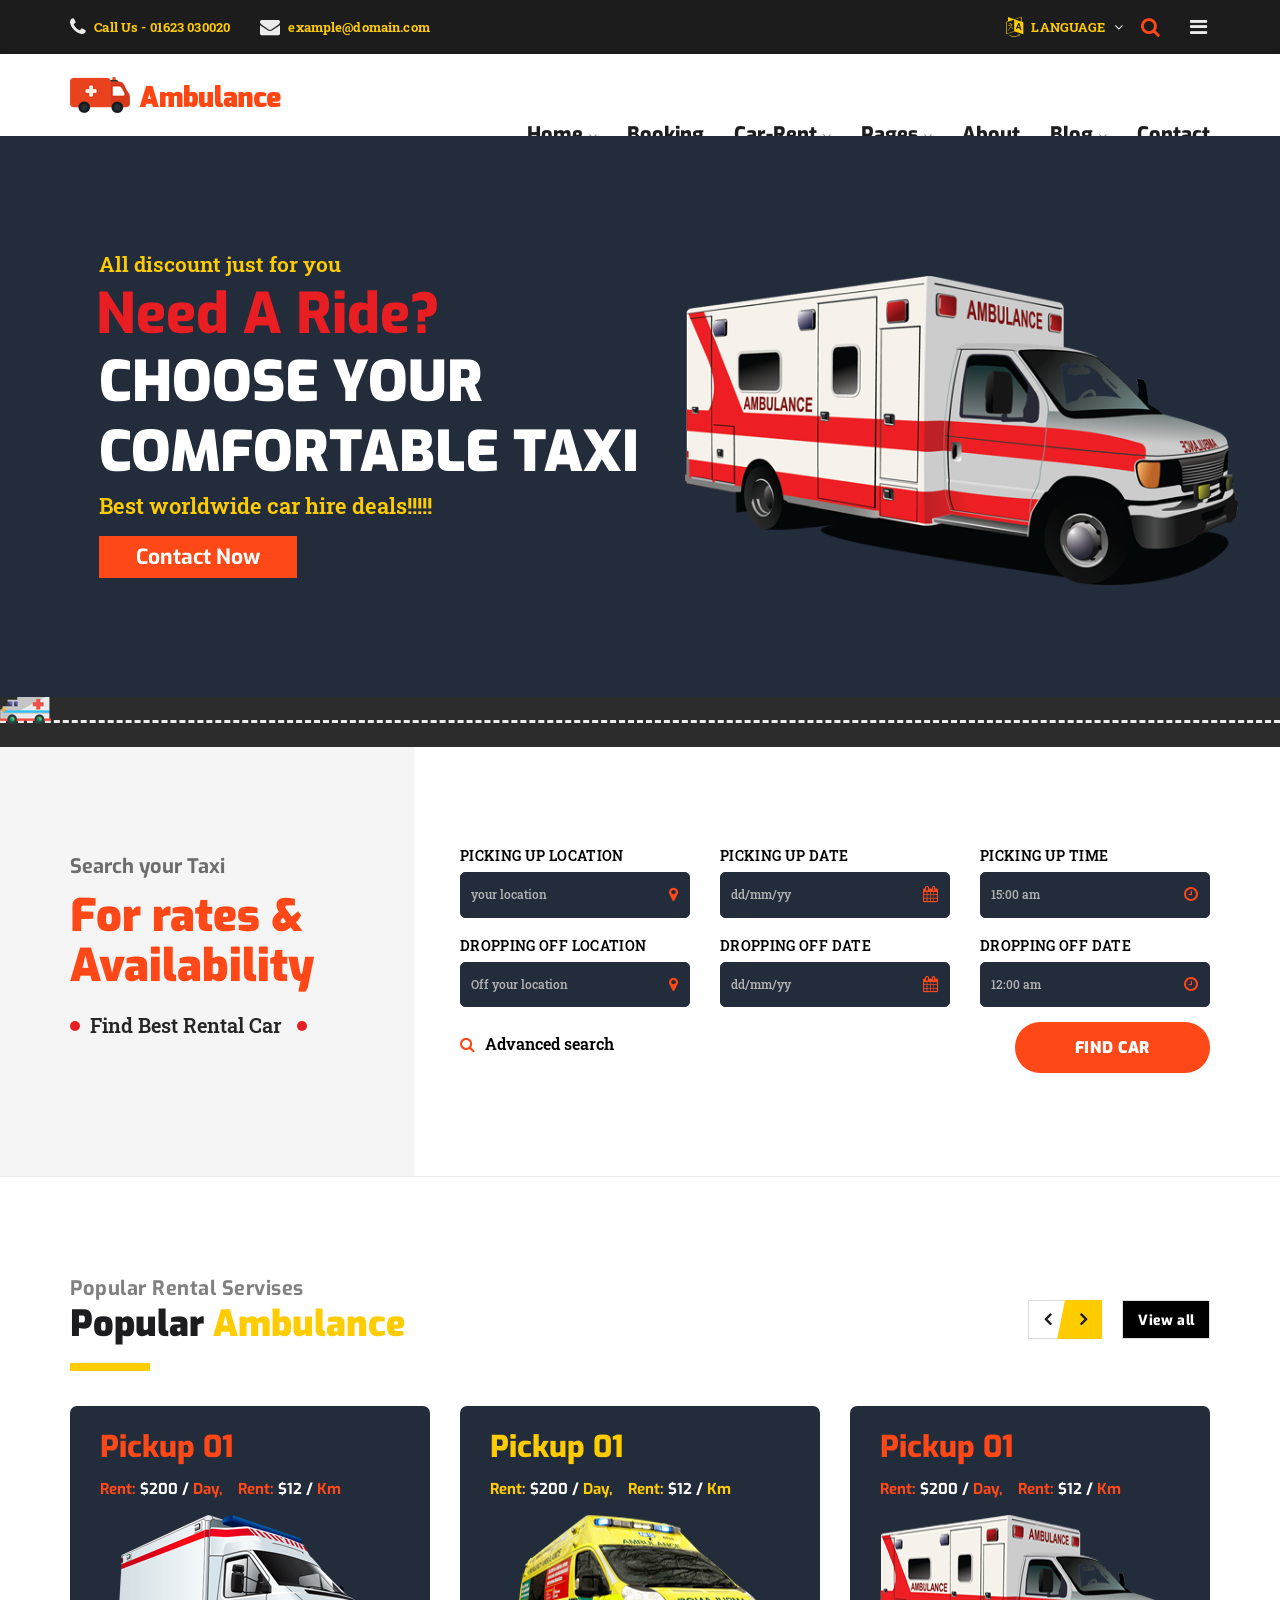
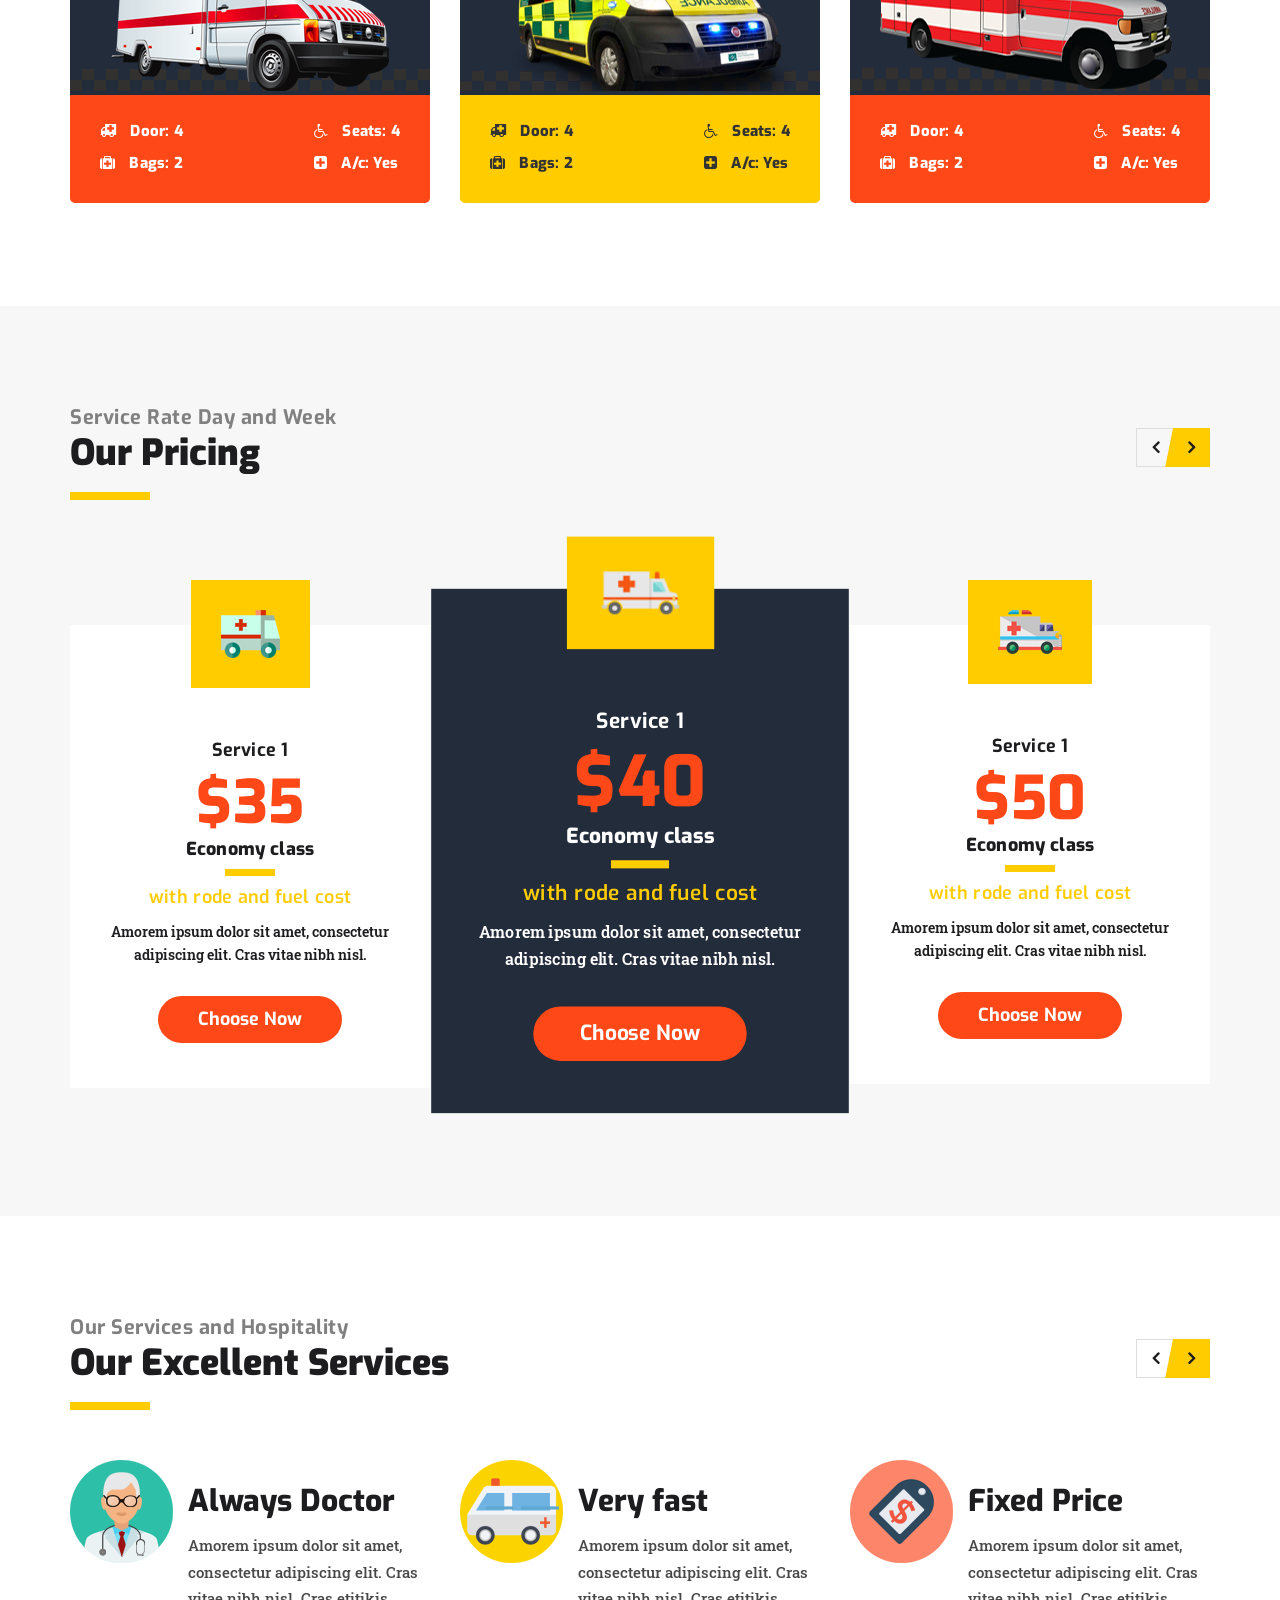
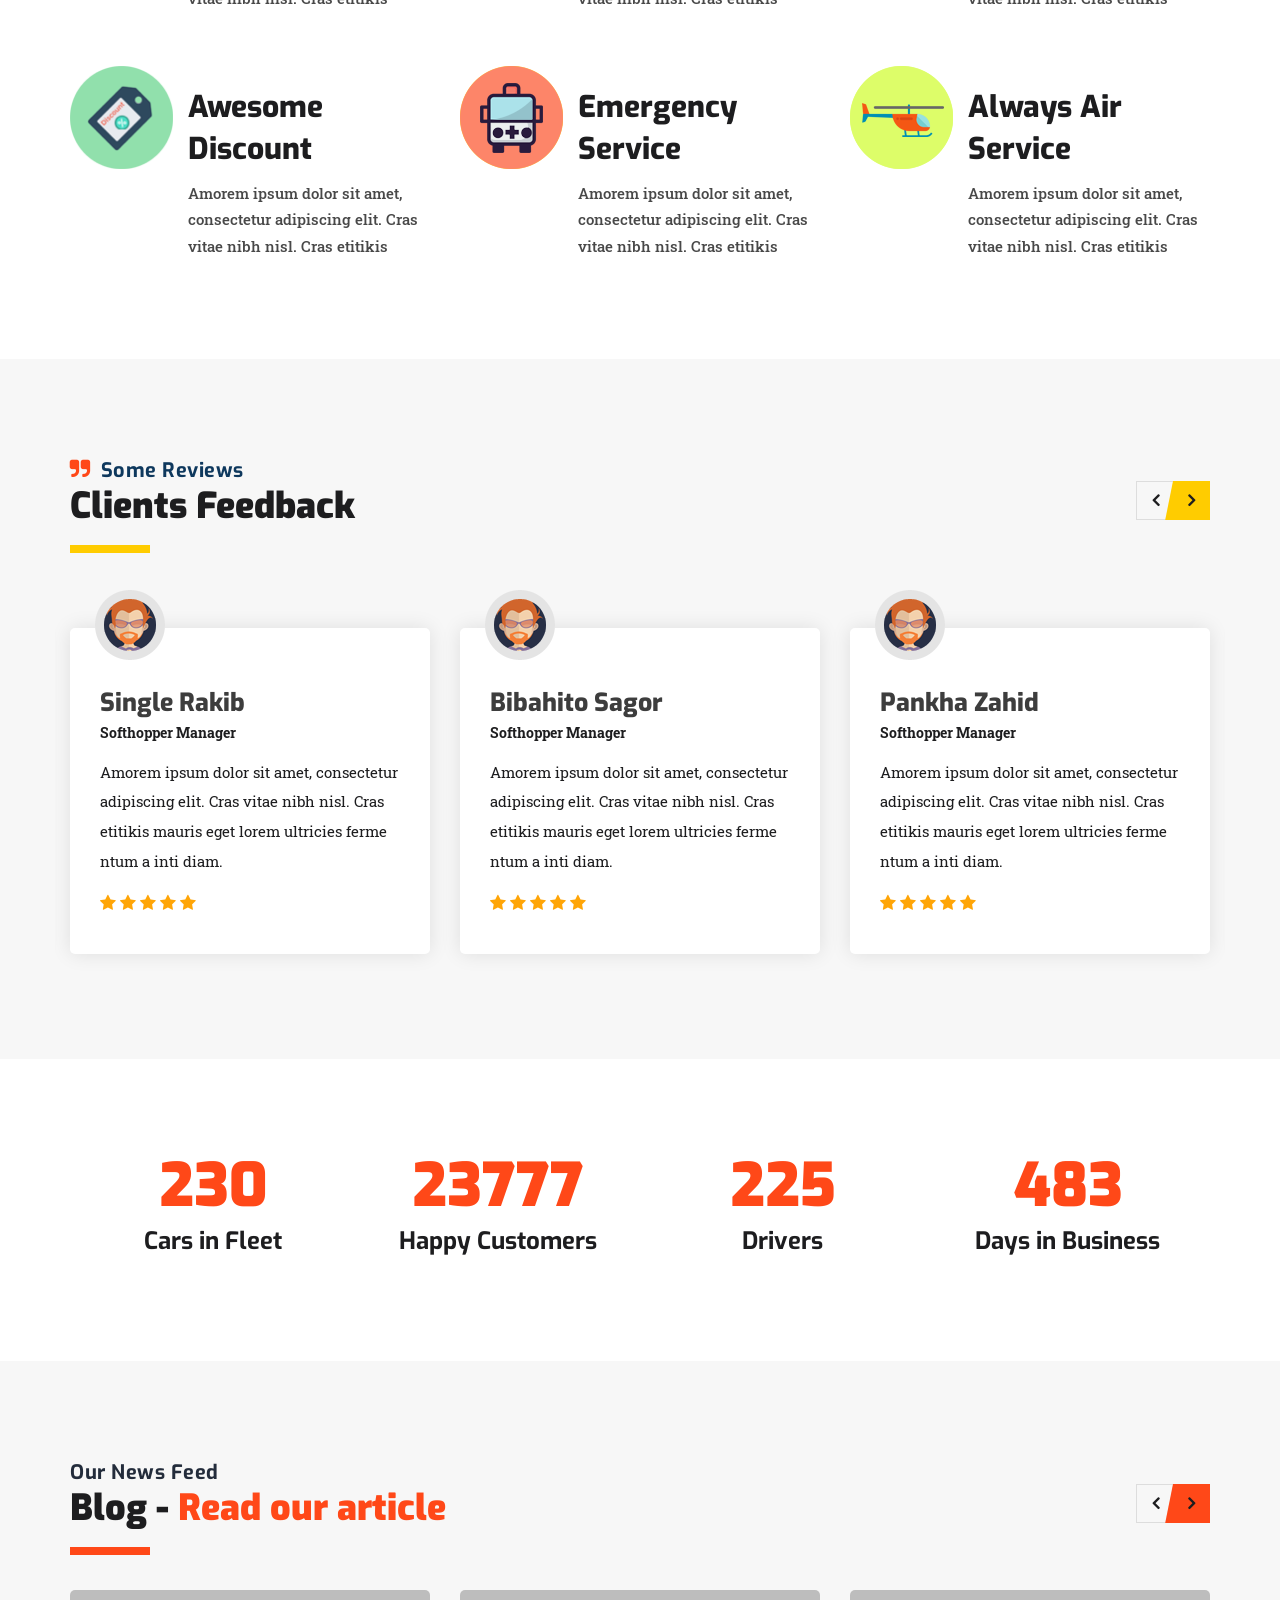
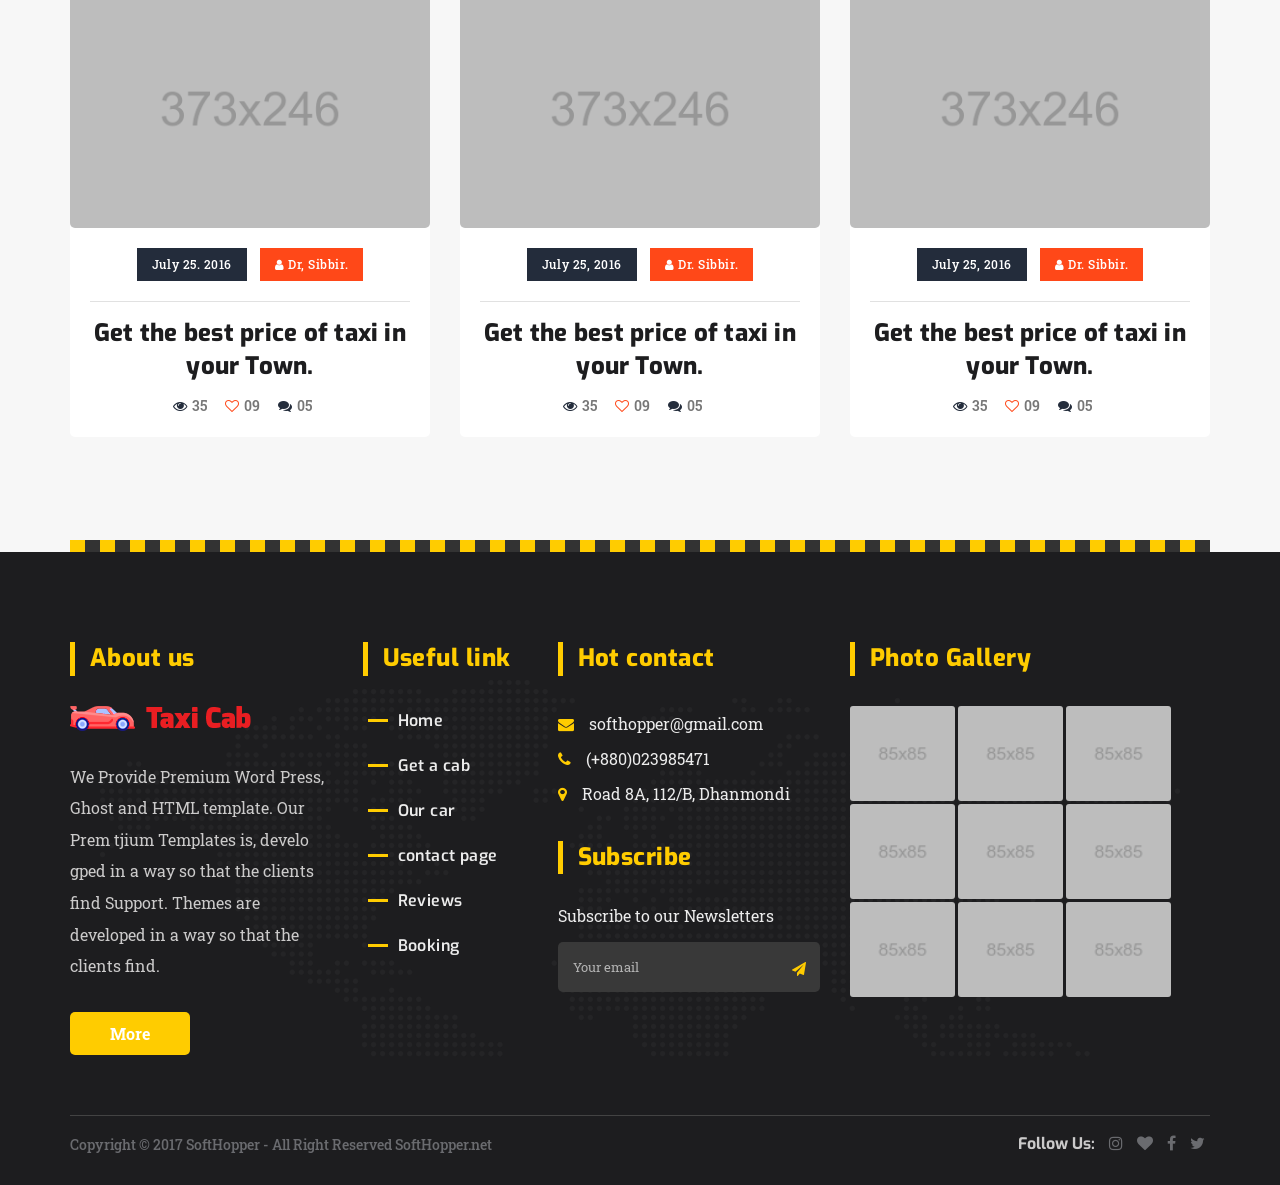
<file: index03.html>
<!doctype html>
<html lang="en">

<head>
    <!-- Basic Page Needs
    ================================================== -->
    <meta charset="utf-8">
    <meta http-equiv="X-UA-Compatible" content="IE=edge">

    <!-- Specific Meta
    ================================================== -->
    <meta name="viewport" content="width=device-width, initial-scale=1, maximum-scale=1">
    <meta name="description" content="Texicab is a modern presentation HTML5 Car Rent template.">
    <meta name="keywords" content="HTML5, Template, Design, Development, Car Rent" />
    <meta name="author" content="">

    <!-- Titles
    ================================================== -->
    <title>Ambulance Service 01</title>

    <!-- Favicons
    ================================================== -->
    <link rel="shortcut icon" href="assets/images/favicon.ico">
    <link rel="apple-touch-icon" href="assets/images/apple-touch-icon.png">
    <link rel="apple-touch-icon" sizes="72x72" href="images/apple-touch-icon-72x72.png">
    <link rel="apple-touch-icon" sizes="114x114" href="images/apple-touch-icon-114x114.png">

    <!-- Custom Font
    ================================================== -->
    <link href="https://fonts.googleapis.com/css?family=Exo:400,400i,500,500i,600,600i,700,700i,800,800i,900,900i%7cRoboto+Slab:400,700" rel="stylesheet">

    <!-- CSS
    ================================================== -->
    <link rel="stylesheet" href="assets/css/plugins.min.css">
    <link rel="stylesheet" href="assets/css/icons.min.css">
    <link rel="stylesheet" href="assets/css/style.css">
    <link rel="stylesheet" href="assets/css/color-schemer.css">

    <!-- RS5.4 Main Stylesheet -->
    <link rel="stylesheet" type="text/css" href="assets/revolution/css/settings.css">
    <!-- RS5.4 Layers and Navigation Styles -->
    <link rel="stylesheet" type="text/css" href="assets/revolution/css/layers.css">
    <link rel="stylesheet" type="text/css" href="assets/revolution/css/navigation.css">
    
</head>

<body>
    <!-- ====== Header Top Area ====== --> 
    <header class="header-top-area bg-nero">
        <div class="container">
            <div class="row">
                <div class="col-md-6 col-sm-7 hidden-xs">
                    <div class="header-content-left">
                        <ul class="header-top-menu">
                            <li>
                                <a href="#" class="top-left-menu">
                                    <i class="fa fa-phone"></i>
                                    <span>Call Us - 01623 030020</span>
                                </a>
                            </li>
                            <li>
                                <a href="#" class="top-left-menu">
                                    <i class="fa fa-envelope"></i>
                                    <span>example@domain.com</span>
                                </a>                                 
                            </li>
                        </ul><!-- /.header-top-menu -->
                    </div><!-- /.header-content-left -->
                </div><!-- /.col-md-9 -->

                <div class="col-md-6 col-sm-5">
                    <div class="header-content-right">
                        <ul class="header-top-menu">
                            <li>
                                <a href="#" class="language">
                                    <i class="fa fa-language"></i>
                                    <span>Language</span>
                                </a>
                                <ul class="sub-menu">
                                    <li><a href="#">English</a></li>
                                    <li><a href="#">Español</a></li>
                                    <li><a href="#">Français</a></li>
                                    <li><a href="#">Português</a></li>
                                </ul><!-- /.sub-menu -->
                            </li>
                        </ul>
                        <ul class="header-top-menu">
                            <li>
                                <a href="#" class="search-open">
                                    <i class="fa fa-search"></i>
                                </a>
                            </li>
                            <li>
                                <a href="#" class="trigger-overlay">
                                    <i class="fa fa-bars"></i>
                                </a>
                            </li>
                        </ul>
                    </div><!-- /.left-content -->
                </div><!-- /.col-md-3 -->
            </div><!-- /.row -->
        </div><!-- /.container -->
    </header><!-- /.head-area -->

    <!-- ======= Header Modal Area =======-->
    <div class="header-modal-area">
        <!-- Modal Search -->
        <div class="overlay overlay-scale">
            <button type="button" class="overlay-close">&#x2716;</button>
            <div class="overlay__content">
                <form id="search-form" class="search-form outer" action="#" method="post">
                    <div class="input-group">
                        <input type="text" class=" input--full" placeholder="search text here ..."> 
                    </div>
                    <button class="btn text-uppercase search-button">Search</button>
                </form>
            </div>
        </div>

        <div class="overlay-sidebar">
            <div class="author-area">
                <a href="#" class="closebtn">&times;</a>
                <div class="author-area-content">                
                    <div class="login-author">   
                        <div class="author-info">                    
                            <div class="author-image yellow-border">
                                <img src="assets/images/driver/driver-03.png" alt="author-image" />
                            </div><!-- /.author-image -->
                            <div class="author-des">
                                <h4 class="author-name">Mr. Johan Smith</h4>
                                <p class="author-description">Programmer</p>
                            </div><!-- /.author-des -->
                        </div><!-- /.author-info -->             
                        <div class="author-menu">
                            <ul class="yellow-color">
                                <li><a href=""><i class="fa fa-user-circle-o"></i>Author Dashboard</a></li>
                                <li><a href=""><i class="fa fa-envelope-open"></i>Your Inbox</a></li>
                                <li><a href=""><i class="fa fa-location-arrow"></i>Track your texi</a></li>
                                <li><a href=""><i class="fa fa-area-chart"></i>Your Bookings Status</a></li>
                                <li><a href=""><i class="fa fa-automobile"></i>New Bookings</a></li>
                                <li><a href=""><i class="fa fa-archive"></i>Your Bookings</a></li>
                                <li><a href=""><i class="fa fa-money"></i>Your Deposit - $150.00</a></li>
                                <li><a href=""><i class="fa fa-sign-out"></i>Sign Out</a></li>
                            </ul>
                        </div><!-- /.author-menu -->
                    </div><!-- /.login-author -->
                </div><!-- /.author-area-content -->
            </div><!-- /.author-area -->
        </div><!-- /.overlay-sidebar -->
    </div><!-- /.header-modal-area -->

    <!-- ====== Header Nav Area ====== --> 
    <header class="header-nav-area">
        <div class="container">        
            <div class="row">
                <div class="col-md-3 col-sm-10 col-xs-10">
                    <div class="site-logo pd-23">
                        <a href="index.html"><img src="assets/images/ambulance-logo.png" alt="logo" /></a>
                    </div><!-- /.logo -->
                </div><!-- /.col-md-3 -->
                <div class="col-md-9 col-sm-2 col-xs-2 pd-right-0">
                    <nav class="site-navigation top-navigation nav-style-one">
                        <div class="menu-wrapper">
                            <div class="menu-content">
                                <ul class="menu-list">
                                    <li>
                                        <a href="#">Home</a>
                                        <ul class="sub-menu">
                                            <li>
                                                <a href="index.html">Home Layout One</a>
                                            </li>
                                            <li>
                                                <a href="index02.html">Home Layout Two</a>
                                            </li>                                            
                                            <li>
                                                <a href="index03.html">Home Layout Three</a>
                                            </li>                                            
                                            <li>
                                                <a href="index04.html">Home Layout Four</a>
                                            </li>                                            
                                            <li>
                                                <a href="index05.html">Home Layout Five</a>
                                            </li>                                            
                                            <li>
                                                <a href="index06.html">Home Layout Six</a>
                                            </li>                                            
                                            <li>
                                                <a href="index07.html">Home Layout Seven</a>
                                            </li>                                            
                                            <li>
                                                <a href="index08.html">Home Layout Eight</a>
                                            </li>
                                            <li>
                                                <a href="index09.html">Home Layout Nine</a>
                                            </li>                   
                                            <li>
                                                <a href="index10.html">Home Layout Ten</a>
                                            </li>
                                        </ul>
                                    </li>
                                    <li>
                                        <a href="car-single-page.html">Booking</a>
                                    </li>
                                    <li>
                                        <a href="#">Car-rent</a>
                                        <ul class="sub-menu">
                                            <li>
                                                <a href="car-category.html">Car Category 01</a>
                                            </li>                                               
                                            <li>
                                                <a href="car-category-two.html">Car Category 02</a>
                                            </li>  
                                            <li>
                                                <a href="car-category-three.html">Car Category 03</a>
                                            </li>  
                                            <li>
                                                <a href="car-single-page.html">Car Single Page</a>
                                            </li>                                         
                                        </ul>
                                    </li>
                                    <li>
                                        <a href="#">Pages</a>
                                        <ul class="sub-menu">                                        
                                            <li>
                                                <a href="comming-soon.html">Coming Soon</a>
                                            </li>                                            
                                            <li>
                                                <a href="404.html">404</a>
                                            </li>
                                        </ul>
                                    </li>
                                    <li>
                                        <a href="about.html">About</a>
                                    </li>
                                    <li>
                                        <a href="#">Blog</a>
                                        <ul class="sub-menu">
                                            <li>
                                                <a href="blog.html">Blog</a>
                                            </li>                                            
                                            <li>
                                                <a href="blog-single.html">Single Post</a>
                                            </li>
                                        </ul>
                                    </li>
                                    <li>
                                        <a href="contact.html">Contact</a>
                                    </li>
                                </ul> <!-- /.menu-list -->
                            </div> <!-- /.menu-content-->
                        </div> <!-- /.menu-wrapper --> 
                    </nav><!-- /.site-navigation -->
                    <!--Mobile Main Menu-->
                    <div class="mobile-menu-main hidden-md hidden-lg">
                        <div class="menucontent overlaybg"> </div>
                        <div class="menuexpandermain slideRight">
                            <a id="navtoggole-main" class="animated-arrow slideLeft menuclose">
                                <span></span>
                            </a>
                        </div><!--/.menuexpandermain-->

                        <div id="mobile-main-nav" class="mb-navigation slideLeft">
                            <div class="menu-wrapper">
                                <div id="main-mobile-container" class="menu-content clearfix"></div>
                            </div>
                        </div><!--/#mobile-main-nav-->
                    </div><!--/.mobile-menu-main-->
                </div><!-- /.col-md-9 -->
            </div><!-- /.row -->
        </div><!-- /.container -->
    </header><!-- /.header-bottom-area -->

    <!-- ======= Main Slider Area =======-->
    <div class="slider-block">    
        <div class="rev_slider_wrapper">
            <div class="rev_slider carrent-slider" >
                <ul>
                    <!-- slide 1 --> 
                    <li data-transition="fade" data-slotamount="default" data-easein="Power4.easeInOut" data-easeout="Power4.easeInOut" data-masterspeed="2000" data-rotate="0"  data-fstransition="fade" data-fsmasterspeed="1500" data-fsslotamount="7" data-saveperformance="off" data-title="Car rent" data-description="">

                        <!-- main image -->
                        <img src="assets/images/slider-car/slider-bg-03.jpg"  alt=""  data-bgposition="center center" data-bgfit="cover" data-bgrepeat="no-repeat" class="rev-slidebg" data-no-retina>

                        <!-- layer no 1 -->
                        <div class="tp-caption tp-resizeme rev-subheading"
                            data-type="text" 
                            data-x="['left','left','left','center']" data-hoffset="['105','105','75','-92']" 
                            data-y="['middle']" data-voffset="['-163','-163','-130','-130']"
                            data-fontsize="['22','22','22','22']"
                            data-lineheight="['30','30','30','30']"
                            data-width="none"
                            data-height="none"
                            data-whitespace="nowrap"
                            data-transform_idle="o:1;"
                            data-transform_in="y:[100%];z:0;rX:0deg;rY:0;rZ:0;sX:1;sY:1;skX:0;skY:0;opacity:0;s:600;e:Power4.easeInOut;" 
                            data-transform_out="y:[100%];s:1000;e:Power2.easeInOut;s:1000;e:Power2.easeInOut;" 
                            data-mask_in="x:0px;y:[100%];s:inherit;e:inherit;" 
                            data-mask_out="x:inherit;y:inherit;s:inherit;e:inherit;" 
                            data-start="800" 
                            data-splitin="none" 
                            data-splitout="none" 
                            data-responsive_offset="on"
                            style="z-index: 5; color: #ffcc00; font-weight: 600; font-family: inherit;">All discount just for you
                        </div>

                        <!-- layer no 2 -->
                        <div class="tp-caption tp-resizeme rev-subheading"
                            data-type="text" 
                            data-x="['left','left','left','center']" data-hoffset="['102','102','75','-88']" 
                            data-y="['middle']" data-voffset="['-110','-110','-90','-90']"
                            data-whitespace="nowrap"
                            data-transform_idle="o:1;"
                            data-fontsize="['60','60','45','45']"
                            data-lineheight="['60','60','60','60']"
                            data-transform_in="y:[100%];z:0;rX:0deg;rY:0;rZ:0;sX:1;sY:1;skX:0;skY:0;opacity:0;s:600;e:Power4.easeInOut;" 
                            data-transform_out="y:[100%];s:1000;e:Power2.easeInOut;s:1000;e:Power2.easeInOut;" 
                            data-mask_in="x:0px;y:[100%];s:inherit;e:inherit;" 
                            data-mask_out="x:inherit;y:inherit;s:inherit;e:inherit;" 
                            data-start="1000" 
                            data-splitin="none" 
                            data-splitout="none" 
                            data-responsive_offset="on"
                            style="z-index: 6; color: #e91e22; font-family: 'Exo', sans-serif; font-weight: 800;">Need A Ride?
                        </div>

                        <!-- layer no 3 -->
                        <div class="tp-caption tp-resizeme NotGeneric-Title"
                            data-type="text" 
                            data-x="['left','left','left','center']" data-hoffset="['105','105','75','-13']" 
                            data-y="['middle']" data-voffset="['0']"
                            data-whitespace="nowrap"
                            data-transform_idle="o:1;"
                            data-fontsize="['60','60','45','45']"
                            data-lineheight="['75','75','60','60']"
                            data-transform_in="y:[100%];z:0;rX:0deg;rY:0;rZ:0;sX:1;sY:1;skX:0;skY:0;opacity:0;s:600;e:Power4.easeInOut;" 
                            data-transform_out="y:[100%];s:1000;e:Power2.easeInOut;s:1000;e:Power2.easeInOut;" 
                            data-mask_in="x:0px;y:[100%];s:inherit;e:inherit;" 
                            data-mask_out="x:inherit;y:inherit;s:inherit;e:inherit;" 
                            data-start="1000" 
                            data-splitin="none" 
                            data-splitout="none" 
                            data-responsive_offset="on"
                            style="z-index: 7; color: #ffffff; font-family: 'Exo', sans-serif; font-weight: 900; text-transform: uppercase;">Choose your<br> Comfortable Taxi
                        </div>

                        <!-- layer no 4 -->
                        <div class="tp-caption rev-subheading tp-resizeme"
                            data-type="text" 
                            data-x="['left','left','left','center']" data-hoffset="['105','105','75','-38']" 
                            data-y="['middle']" data-voffset="['95','95','75','75']"
                            data-fontsize="['24']"
                            data-lineheight="['20']"
                            data-width="none"
                            data-height="none"
                            data-whitespace="nowrap"
                            data-transform_idle="o:1;"
                            data-transform_in="y:[100%];z:0;rX:0deg;rY:0;rZ:0;sX:1;sY:1;skX:0;skY:0;opacity:0;s:600;e:Power4.easeInOut;" 
                            data-transform_out="y:[100%];s:1000;e:Power2.easeInOut;s:1000;e:Power2.easeInOut;" 
                            data-mask_in="x:0px;y:[100%];s:inherit;e:inherit;" 
                            data-mask_out="x:inherit;y:inherit;s:inherit;e:inherit;" 
                            data-start="800" 
                            data-splitin="none" 
                            data-splitout="none" 
                            data-responsive_offset="on"
                            style="z-index: 5; color: #ffcc00; font-weight: 600; font-family: inherit;">Best worldwide car hire deals!!!!!
                        </div>

                        <!-- layer no 5 -->
                        <div class="tp-caption tp-resizeme"
                            data-x="['left','left','left','center']" data-hoffset="['105','105','75','-115']" 
                            data-y="['middle']" data-voffset="['150','150','135','120']"
                            data-fontsize="['22']"
                            data-lineheight="['45']"
                            data-width="none"
                            data-height="none"
                            data-whitespace="nowrap"
                            data-transform_idle="o:1;"
                            data-style_hover="cursor:default;"
                            data-transform_in="y:[100%];z:0;rX:0deg;rY:0;rZ:0;sX:1;sY:1;skX:0;skY:0;opacity:0;s:600;e:Power4.easeInOut;" 
                            data-transform_out="y:[100%];s:600;e:Power2.easeInOut;s:600;e:Power2.easeInOut;" 
                            data-mask_in="x:0px;y:[100%];s:inherit;e:inherit;" 
                            data-mask_out="x:inherit;y:inherit;s:inherit;e:inherit;" 
                            data-start="1200" 
                            data-splitin="none" 
                            data-splitout="none" 
                            data-responsive_offset="on"
                            style="z-index: 7; font-weight: bold; font-family: 'Exo', sans-serif;">
                            <a href="#" class="button red-button slider-button" data-fontsize="['22','22','22','22']">Contact Now</a>
                        </div>

                        <!-- layer no 6 -->
                        <div class="tp-caption tp-resizeme"
                            data-x="['right','right','right','center']" data-hoffset="['60','45','30','-10']"
                            data-y="['middle','middle','middle','bottom']" data-voffset="['15','15','0','0']"
                            data-transform_idle="o:1;" 
                            data-visibility="['on','on','on','off']"
                            data-transform_in="z:0;rX:0;rY:0;rZ:0;sX:0.9;sY:0.9;skX:0;skY:0;opacity:0;s:300;e:Power3.easeInOut;" data-transform_out="auto:auto;s:600;" 
                            data-splitin="none"
                            data-start="1500"
                            data-type="image"
                            data-responsive_offset="on"
                            data-width="none"
                            data-height="none" data-no-retina>
                                <img src="assets/images/dummy.png" alt="" data-lazyload="assets/images/slider-car/slider-car-02.png" data-ww="['591','591','500','350']" data-hh="['auto']" >
                        </div>
                    </li><!-- /.slide 1 -->
                    <!-- slide 2 --> 
                    <li data-transition="fade" data-slotamount="default" data-easein="Power4.easeInOut" data-easeout="Power4.easeInOut" data-masterspeed="2000" data-rotate="0"  data-fstransition="fade" data-fsmasterspeed="1500" data-fsslotamount="7" data-saveperformance="off" data-title="Car rent" data-description="">

                        <!-- main image -->
                        <img src="assets/images/slider-car/slider-bg-03.jpg"  alt=""  data-bgposition="center center" data-bgfit="cover" data-bgrepeat="no-repeat" class="rev-slidebg" data-no-retina>

                        <!-- layer no 1 -->
                        <div class="tp-caption tp-resizeme rev-subheading"
                            data-type="text" 
                            data-x="['left','left','left','center']" data-hoffset="['105','105','75','-92']" 
                            data-y="['middle']" data-voffset="['-163','-163','-130','-130']"
                            data-fontsize="['22','22','22','22']"
                            data-lineheight="['30','30','30','30']"
                            data-width="none"
                            data-height="none"
                            data-whitespace="nowrap"
                            data-transform_idle="o:1;"
                            data-transform_in="y:[100%];z:0;rX:0deg;rY:0;rZ:0;sX:1;sY:1;skX:0;skY:0;opacity:0;s:600;e:Power4.easeInOut;" 
                            data-transform_out="y:[100%];s:1000;e:Power2.easeInOut;s:1000;e:Power2.easeInOut;" 
                            data-mask_in="x:0px;y:[100%];s:inherit;e:inherit;" 
                            data-mask_out="x:inherit;y:inherit;s:inherit;e:inherit;" 
                            data-start="800" 
                            data-splitin="none" 
                            data-splitout="none" 
                            data-responsive_offset="on"
                            style="z-index: 5; color: #ffcc00; font-weight: 600; font-family: inherit;">All discount just for you
                        </div>

                        <!-- layer no 2 -->
                        <div class="tp-caption tp-resizeme rev-subheading"
                            data-type="text" 
                            data-x="['left','left','left','center']" data-hoffset="['102','102','75','-88']" 
                            data-y="['middle']" data-voffset="['-110','-110','-90','-90']"
                            data-whitespace="nowrap"
                            data-transform_idle="o:1;"
                            data-fontsize="['60','60','45','45']"
                            data-lineheight="['60','60','60','60']"
                            data-transform_in="y:[100%];z:0;rX:0deg;rY:0;rZ:0;sX:1;sY:1;skX:0;skY:0;opacity:0;s:600;e:Power4.easeInOut;" 
                            data-transform_out="y:[100%];s:1000;e:Power2.easeInOut;s:1000;e:Power2.easeInOut;" 
                            data-mask_in="x:0px;y:[100%];s:inherit;e:inherit;" 
                            data-mask_out="x:inherit;y:inherit;s:inherit;e:inherit;" 
                            data-start="1000" 
                            data-splitin="none" 
                            data-splitout="none" 
                            data-responsive_offset="on"
                            style="z-index: 6; color: #e91e22; font-family: 'Exo', sans-serif; font-weight: 800;">Need A Ride?
                        </div>

                        <!-- layer no 3 -->
                        <div class="tp-caption tp-resizeme NotGeneric-Title"
                            data-type="text" 
                            data-x="['left','left','left','center']" data-hoffset="['105','105','75','-13']" 
                            data-y="['middle']" data-voffset="['0']"
                            data-whitespace="nowrap"
                            data-transform_idle="o:1;"
                            data-fontsize="['60','60','45','45']"
                            data-lineheight="['75','75','60','60']"
                            data-transform_in="y:[100%];z:0;rX:0deg;rY:0;rZ:0;sX:1;sY:1;skX:0;skY:0;opacity:0;s:600;e:Power4.easeInOut;" 
                            data-transform_out="y:[100%];s:1000;e:Power2.easeInOut;s:1000;e:Power2.easeInOut;" 
                            data-mask_in="x:0px;y:[100%];s:inherit;e:inherit;" 
                            data-mask_out="x:inherit;y:inherit;s:inherit;e:inherit;" 
                            data-start="1000" 
                            data-splitin="none" 
                            data-splitout="none" 
                            data-responsive_offset="on"
                            style="z-index: 7; color: #ffffff; font-family: 'Exo', sans-serif; font-weight: 900; text-transform: uppercase;">Choose your<br> Comfortable Taxi
                        </div>

                        <!-- layer no 4 -->
                        <div class="tp-caption rev-subheading tp-resizeme"
                            data-type="text" 
                            data-x="['left','left','left','center']" data-hoffset="['105','105','75','-38']" 
                            data-y="['middle']" data-voffset="['95','95','75','75']"
                            data-fontsize="['24']"
                            data-lineheight="['20']"
                            data-width="none"
                            data-height="none"
                            data-whitespace="nowrap"
                            data-transform_idle="o:1;"
                            data-transform_in="y:[100%];z:0;rX:0deg;rY:0;rZ:0;sX:1;sY:1;skX:0;skY:0;opacity:0;s:600;e:Power4.easeInOut;" 
                            data-transform_out="y:[100%];s:1000;e:Power2.easeInOut;s:1000;e:Power2.easeInOut;" 
                            data-mask_in="x:0px;y:[100%];s:inherit;e:inherit;" 
                            data-mask_out="x:inherit;y:inherit;s:inherit;e:inherit;" 
                            data-start="800" 
                            data-splitin="none" 
                            data-splitout="none" 
                            data-responsive_offset="on"
                            style="z-index: 5; color: #ffcc00; font-weight: 600; font-family: inherit;">Best worldwide car hire deals!!!!!
                        </div>

                        <!-- layer no 5 -->
                        <div class="tp-caption tp-resizeme"
                            data-x="['left','left','left','center']" data-hoffset="['105','105','75','-115']" 
                            data-y="['middle']" data-voffset="['150','150','135','120']"
                            data-fontsize="['22']"
                            data-lineheight="['45']"
                            data-width="none"
                            data-height="none"
                            data-whitespace="nowrap"
                            data-transform_idle="o:1;"
                            data-style_hover="cursor:default;"
                            data-transform_in="y:[100%];z:0;rX:0deg;rY:0;rZ:0;sX:1;sY:1;skX:0;skY:0;opacity:0;s:600;e:Power4.easeInOut;" 
                            data-transform_out="y:[100%];s:600;e:Power2.easeInOut;s:600;e:Power2.easeInOut;" 
                            data-mask_in="x:0px;y:[100%];s:inherit;e:inherit;" 
                            data-mask_out="x:inherit;y:inherit;s:inherit;e:inherit;" 
                            data-start="1200" 
                            data-splitin="none" 
                            data-splitout="none" 
                            data-responsive_offset="on"
                            style="z-index: 7; font-weight: bold; font-family: 'Exo', sans-serif;">
                            <a href="#" class="button red-button slider-button" data-fontsize="['22','22','22','22']">Contact Now</a>
                        </div>

                        <!-- layer no 6 -->
                        <div class="tp-caption tp-resizeme"
                            data-x="['right','right','right','center']" data-hoffset="['60','45','30','-10']"
                            data-y="['middle','middle','middle','bottom']" data-voffset="['15','15','0','0']"
                            data-transform_idle="o:1;" 
                            data-visibility="['on','on','on','off']"
                            data-transform_in="z:0;rX:0;rY:0;rZ:0;sX:0.9;sY:0.9;skX:0;skY:0;opacity:0;s:300;e:Power3.easeInOut;" data-transform_out="auto:auto;s:600;" 
                            data-splitin="none"
                            data-start="1500"
                            data-type="image"
                            data-responsive_offset="on"
                            data-width="none"
                            data-height="none" data-no-retina>
                                <img src="assets/images/dummy.png" alt="" data-lazyload="assets/images/slider-car/slider-car-02.png" data-ww="['591','591','500','350']" data-hh="['auto']" >
                        </div>
                    </li><!-- /.slide 2 -->
                </ul>             
            </div><!-- /.revolution slider -->
        </div><!-- /.slider wrapper -->
    </div><!-- /.slider-block -->

    <!-- ====== Section divider ====== --> 
    <div class="vehicle-section-divider night-rider no-border">
        <div class="contoiner-fluid">
            <div class="row">
                <div class="col-md-12">
                    <div class="section-divider-content ambulance">
                        <div class="vehicle-border">
                            <img src="assets/images/block-car02.png" alt="car-item" />
                        </div><!-- /.car-border -->
                    </div><!-- /.section-divider-content -->
                </div><!-- /.col-md-12 -->
            </div><!-- /.row -->
        </div><!-- /.container-fluid -->
    </div><!-- /.section-divider -->

    <!-- ====== Check Vehicle Area ====== --> 
    <div class="check-vehicle-block style-two">
        <div class="container">
            <div class="row">
                <div class="col-md-4">
                    <div class="check-content check-vehicle-three">
                        <h4 class="top-subtitle">Search your Taxi</h4>
                        <h2 class="title red-color">For rates &amp; Availability</h2>
                        <h3 class="subtitle">Find Best Rental Car</h3>
                    </div><!-- /.check-content -->
                </div><!-- col-md-4 -->

                <div class="col-md-8">
                    <form action="#" method="get" class="advance-search-query theme-red">
                        <div class="regular-search">                        
                            <div class="row">
                                <div class="col-md-4">
                                    <label class="text-uppercase">Picking up location</label>
                                    <div class="input">
                                        <i class="fa fa-map-marker"></i>
                                        <input type="text" placeholder="your location" class="pick-location form-controller">
                                    </div><!--/.input-->
                                </div><!--/.col-md-4-->

                                <div class="col-md-4">
                                    <label class="text-uppercase">Picking up date</label>
                                    <div class="input">
                                        <i class="fa fa-calendar"></i>
                                        <input type="text" class="date-start date-selector form-controller" placeholder="dd/mm/yy">
                                    </div><!--/.input-->
                                </div><!--/.col-md-4-->

                                <div class="col-md-4">
                                    <label class="text-uppercase">Picking up Time</label>
                                    <div class="input">
                                        <i class="fa fa-clock-o"></i>
                                        <input type="text" class="time-selector form-controller" placeholder="15:00 am">
                                      </div><!--/.input-->
                                </div><!--/.col-md-4-->
                                
                                <div class="clearfix"></div><!-- /.clearfix -->

                                <div class="col-md-4">
                                    <label class="text-uppercase">Dropping off location</label>
                                    <div class="input">
                                        <i class="fa fa-map-marker"></i>
                                        <input type="text" placeholder="Off your location" class="drop-location form-controller">
                                    </div><!--/.input-->
                                </div><!--/.col-md-4-->

                                <div class="col-md-4">
                                    <label class="text-uppercase">Dropping off date</label>
                                    <div class="input">
                                        <i class="fa fa-calendar"></i>
                                        <input type="text" class="date-end date-selector form-controller" placeholder="dd/mm/yy">
                                    </div><!--/.input-->
                                </div><!--/.col-md-4-->

                                <div class="col-md-4">
                                    <label class="text-uppercase">Dropping off date</label>
                                    <div class="input">
                                        <i class="fa fa-clock-o"></i>
                                        <input type="text" class="time-selector form-controller" placeholder="12:00 am">
                                    </div><!--/.input-->
                                </div><!--/.col-md-4-->
                            </div><!-- /.row -->
                        </div><!-- /.regular-search -->

                        <div class="advance-search">
                            <div class="row">
                                <div class="col-md-4">
                                    <label class="text-uppercase">Your Budget</label>
                                    <div class="input">
                                        <i class="fa fa-money"></i>
                                        <input type="text" class="budget-fields form-controller" placeholder="Start form $20">
                                    </div><!--/.input-->
                                </div><!--/.col-md-4-->
                                <div class="col-md-4">
                                    <label class="text-uppercase">Class</label>
                                    <div class="input">
                                        <select>
                                            <option value="0" selected="selected">Intermediate</option>
                                            <option value="1">Intermediate</option>
                                            <option value="2">Compact</option>
                                            <option value="3">Station Wagon</option>
                                            <option value="4">SUV</option>
                                            <option value="5">Minibus</option>
                                        </select>
                                    </div><!--/.input-->
                                </div><!--/.col-md-4-->
                                <div class="col-md-4">
                                    <label class="text-uppercase">Fuel</label>
                                    <div class="input">
                                        <select>
                                            <option value="0" selected="selected">Petrol</option>
                                            <option value="1">Diesel</option>
                                            <option value="2">Octen</option>
                                        </select>
                                    </div><!--/.input-->
                                </div><!--/.col-md-4-->
                            </div><!-- /.row -->
                        </div><!-- /.advance-search -->

                        <div class="check-vehicle-footer">
                            <div class="row">                            
                                <div class="advanced-search">
                                    <a href="#" class="advanced-search-btn"><i class="fa fa-search"></i>Advanced search</a>
                                </div>
                                <button type="submit" class="button">find car</button>
                            </div><!-- /.row -->
                        </div><!-- /.check-vehicle-footer -->
                    </form><!-- /.advance_search_query -->
                </div><!-- /.col-md-8 -->
            </div><!-- /.row -->
        </div><!--/.container -->
    </div><!-- /.check-vehicle-block-->
           
    <!-- ====== Popular Vehicle Block ====== --> 
    <div class="popular-vehicle-block pd-90">
        <div class="container">
            <div class="row tb default-margin-bottom yellow-theme">
                <!-- block-title-area -->
                <div class="col-md-9 block-title-area tb-cell">
                    <div class="heading-content style-one border">
                        <h3 class="subtitle">Popular Rental Servises</h3>
                        <h2 class="title">Popular <span class="red-color">Ambulance</span></h2>
                    </div><!-- /.heading-content-one -->
                </div><!-- /.col-md-9 -->

                <!-- block-navigation-area -->
                <div class="col-md-3 block-navigation-area hidden-xs tb-cell">
                    <div class="pull-right">                    
                        <div class="item-navigation">
                            <a href="#" class="previous-item">
                                <i class="fa fa-angle-left"></i> 
                            </a>
                            <a href="#" class="next-item">
                                <i class="fa fa-angle-right"></i> 
                            </a>
                        </div><!-- /.item-navigation -->

                        <div class="view-all-item">
                            <a href="#" class="view-all-btn">View all</a>
                        </div><!-- /.view-all-item -->
                    </div><!-- /.pull-right -->
                </div><!-- /.col-md-3 -->
            </div><!-- /.row --> 

            <!-- vehicle-slider -->
            <div class="popular-slider slider-style-two owl-carousel vehicle-style-two" data-item="[3,2,1,1]">
                <div class="item">
                    <div class="vehicle-content nevy-bg theme-red style-two">
                        <div class="vehicle-top-meta">
                            <h2 class="vehicle-title">Pickup 01</h2>
                            <div class="vehicle-meta">
                                <div class="meta-item">
                                    <div class="meta-rent">Rent:  <span>$200 /</span> Day,</div>
                                </div>
                                <div class="meta-item">
                                    <div class="meta-rent">Rent:  <span>$12 /</span> Km</div>
                                </div>
                            </div><!-- /.meta-left -->
                        </div><!-- /.vehicle-top-meta -->
                        <div class="vehicle-thumbnail">
                            <a href="#">
                                <img src="assets/images/ambulance/ambulance01.png" alt="car-item" />
                            </a>
                        </div><!-- /.vehicle-thumbnail -->
                        <div class="vehicle-bottom-content">
                            <div class="vehicle-meta">
                                <div class="meta-item pull-left">
                                    <div class="meta-rent">
                                        <i class="fa fa-ambulance"></i> Door: 4
                                    </div>
                                    <div class="meta-rent">
                                        <i class="fa fa-medkit"></i> Bags: 2
                                    </div>
                                </div>
                                <div class="meta-item pull-right">
                                    <div class="meta-rent">
                                        <i class="fa fa-wheelchair"></i> Seats: 4
                                    </div>
                                    <div class="meta-rent">
                                        <i class="fa fa-plus-square"></i> A/c: Yes
                                    </div>
                                </div>
                            </div><!-- /.meta-left -->
                        </div><!-- /.vehicle-bottom-content -->
                    </div><!-- /.vehicle-content -->
                </div><!-- /.item -->

                <div class="item">
                    <div class="vehicle-content nevy-bg theme-yellow style-two">
                        <div class="vehicle-top-meta">
                            <h2 class="vehicle-title">Pickup 01</h2>
                            <div class="vehicle-meta">
                                <div class="meta-item">
                                    <div class="meta-rent">Rent:  <span>$200 /</span> Day,</div>
                                </div>
                                <div class="meta-item">
                                    <div class="meta-rent">Rent:  <span>$12 /</span> Km</div>
                                </div>
                            </div><!-- /.meta-left -->
                        </div><!-- /.vehicle-top-meta -->
                        <div class="vehicle-thumbnail">
                            <a href="#">
                                <img src="assets/images/ambulance/ambulance02.png" alt="car-item" />
                            </a>
                        </div><!-- /.vehicle-thumbnail -->
                        <div class="vehicle-bottom-content">
                            <div class="vehicle-meta">
                                <div class="meta-item pull-left">
                                    <div class="meta-rent">
                                        <i class="fa fa-ambulance"></i> Door: 4
                                    </div>
                                    <div class="meta-rent">
                                        <i class="fa fa-medkit"></i> Bags: 2
                                    </div>
                                </div>
                                <div class="meta-item pull-right">
                                    <div class="meta-rent">
                                        <i class="fa fa-wheelchair"></i> Seats: 4
                                    </div>
                                    <div class="meta-rent">
                                        <i class="fa fa-plus-square"></i> A/c: Yes
                                    </div>
                                </div>
                            </div><!-- /.meta-left -->
                        </div><!-- /.vehicle-bottom-content -->
                    </div><!-- /.vehicle-content -->
                </div><!-- /.item -->

                <div class="item">
                    <div class="vehicle-content nevy-bg theme-red style-two">
                        <div class="vehicle-top-meta">
                            <h2 class="vehicle-title">Pickup 01</h2>
                            <div class="vehicle-meta">
                                <div class="meta-item">
                                    <div class="meta-rent">Rent:  <span>$200 /</span> Day,</div>
                                </div>
                                <div class="meta-item">
                                    <div class="meta-rent">Rent:  <span>$12 /</span> Km</div>
                                </div>
                            </div><!-- /.meta-left -->
                        </div><!-- /.vehicle-top-meta -->
                        <div class="vehicle-thumbnail">
                            <a href="#">
                                <img src="assets/images/ambulance/ambulance03.png" alt="car-item" />
                            </a>
                        </div><!-- /.vehicle-thumbnail -->
                        <div class="vehicle-bottom-content">
                            <div class="vehicle-meta">
                                <div class="meta-item pull-left">
                                    <div class="meta-rent">
                                        <i class="fa fa-ambulance"></i> Door: 4
                                    </div>
                                    <div class="meta-rent">
                                        <i class="fa fa-medkit"></i> Bags: 2
                                    </div>
                                </div>
                                <div class="meta-item pull-right">
                                    <div class="meta-rent">
                                        <i class="fa fa-wheelchair"></i> Seats: 4
                                    </div>
                                    <div class="meta-rent">
                                        <i class="fa fa-plus-square"></i> A/c: Yes
                                    </div>
                                </div>
                            </div><!-- /.meta-left -->
                        </div><!-- /.vehicle-bottom-content -->
                    </div><!-- /.vehicle-content -->
                </div><!-- /.item -->
            </div><!-- /.vehicle-slider -->
            <!-- block-navigation-area -->
            <div class="block-navigation-area visible-xs-block">
                <div class="view-all-item clearfix">
                    <a href="#" class="view-all-btn">View all</a>
                </div><!-- /.view-all-item -->
            </div><!-- /.block-navigation-area -->
        </div><!-- /.container  -->
    </div><!-- /.Popular Vehicle Block --> 

    <!-- ====== Price Block ====== --> 
    <div class="price-block bg-gray-color">
        <div class="container price-style-one">
            <div class="row tb default-margin-bottom yellow-theme">
                <!-- block-title-area -->
                <div class="col-md-10 block-title-area tb-cell">
                    <div class="heading-content style-one border">
                        <h3 class="subtitle">Service Rate Day and Week</h3>
                        <h2 class="title">Our Pricing</h2>
                    </div><!-- /.heading-content-one -->
                </div><!-- /.col-md-10 -->

                <!-- block-navigation-area -->
                <div class="col-md-2 block-navigation-area hidden-xs tb-cell">
                    <div class="item-navigation nav-right">
                        <a href="#" class="previous-item">
                            <i class="fa fa-angle-left"></i> 
                        </a>

                        <a href="#" class="next-item">
                            <i class="fa fa-angle-right"></i> 
                        </a>
                    </div><!-- /.item-navigation -->
                </div><!-- /.col-md-2 -->
            </div><!-- /.row -->

            <div class="priceing-slider slider-style-two owl-carousel" data-item="[3,2,1,1]" data-center="true">
                <div class="item">
                    <div class="pricing-table-item text-center">
                        <div class="pricing-image">
                            <a href="#">
                                <img src="assets/images/price/ambulance-price-3.png" alt="" />
                            </a>
                        </div>
                        <div class="price-details">
                            <div class="price-head-area">
                                <h4 class="pricing-head">service 1</h4>
                                <h2 class="price-amount red-color">$40</h2>
                            </div><!-- /.price-head-area -->
                            <ul class="price">
                                <li class="price-title">Economy class</li>
                                <li class="price-subtille yellow-color">with rode and fuel cost</li>
                                <li class="price-discription">Amorem ipsum dolor sit amet, consectetur adipiscing elit. Cras vitae nibh nisl. </li>
                            </ul>
                            <div class="pricing-table-footer">
                              <a href="#" class=" button red-bg">Choose Now</a>
                            </div>
                        </div><!-- /.price-details -->
                    </div><!-- /.pricing-table-item -->
                </div><!-- /.item --> 

                <div class="item">
                    <div class="pricing-table-item text-center">
                        <div class="pricing-image">
                            <a href="#">
                                <img src="assets/images/price/ambulance-price-2.png" alt="" />
                            </a>
                        </div>
                        <div class="price-details">
                            <div class="price-head-area">
                                <h4 class="pricing-head">service 1</h4>
                                <h2 class="price-amount red-color">$50</h2>
                            </div><!-- /.price-head-area -->
                                <ul class="price">
                                    <li class="price-title">Economy class</li>
                                    <li class="price-subtille yellow-color">with rode and fuel cost</li>
                                    <li class="price-discription">Amorem ipsum dolor sit amet, consectetur adipiscing elit. Cras vitae nibh nisl. </li>
                                </ul>
                            <div class="pricing-table-footer">
                              <a href="#" class=" button red-bg">Choose Now</a>
                            </div>
                        </div><!-- /.price-details -->
                    </div><!-- /.pricing-table-item -->
                </div><!-- /.item --> 

                <div class="item">
                    <div class="pricing-table-item text-center">
                        <div class="pricing-image">
                            <a href="#">
                                <img src="assets/images/price/ambulance-price-1.png" alt="" />
                            </a>
                        </div>
                        <div class="price-details">
                            <div class="price-head-area">
                                <h4 class="pricing-head">service 1</h4>
                                <h2 class="price-amount red-color">$35</h2>
                            </div><!-- /.price-head-area -->
                                <ul class="price">
                                    <li class="price-title">Economy class</li>
                                    <li class="price-subtille yellow-color">with rode and fuel cost</li>
                                    <li class="price-discription">Amorem ipsum dolor sit amet, consectetur adipiscing elit. Cras vitae nibh nisl. </li>
                                </ul>
                            <div class="pricing-table-footer">
                              <a href="#" class=" button red-bg">Choose Now</a>
                            </div>
                        </div><!-- /.price-details -->
                    </div><!-- /.pricing-table-item -->
                </div><!-- /.item --> 
            </div><!-- /.priceing-slider -->
       </div><!-- /.container -->
    </div><!-- /.price-block -->

    <!-- ======Excellent Service Block======= --> 
    <div class="excellent-service-block pd-90">
        <div class="container">
            <div class="row tb default-margin-bottom yellow-theme">
                <div class="col-md-9 block-title-area tb-cell">
                    <div class="heading-content style-one border">
                        <h3 class="subtitle">Our Services and Hospitality</h3>
                        <h2 class="title">Our Excellent Services</h2>
                    </div><!-- /.heading-content-one -->
                </div><!-- /.col-md-10 -->
                <div class="col-md-3 block-navigation-area hidden-xs tb-cell">
                    <div class="pull-right">                    
                        <div class="item-navigation nav-right">
                            <a href="#" class="previous-item">
                                <i class="fa fa-angle-left"></i> 
                            </a>
                            <a href="#" class="next-item">
                                <i class="fa fa-angle-right"></i> 
                            </a>
                        </div><!-- /.item-navigation -->
                    </div><!-- /.pull-right -->
                </div><!-- /.col-md-2 -->
            </div><!-- /.row --> 

            <div class="service-slider slider-style-two owl-carousel" data-item="[1,1,1,1]">
                <div class="item row">
                    <div class="col-md-4">
                        <div class="service-content">
                            <div class="service-thumbnail">
                                <img src="assets/images/service/doctors.png" alt="car-item" />
                            </div><!-- /.service-thumbnail -->
                            <div class="service-details-content">
                                <h2 class="service-title">Always Doctor</h2>
                                <p class="service-details">Amorem ipsum dolor sit amet, consectetur adipiscing elit. Cras vitae nibh nisl. Cras etitikis</p>
                            </div><!-- /.service-details-content -->
                        </div><!-- /.service-content -->
                    </div><!-- /.col-md-4 --> 

                    <div class="col-md-4">
                        <div class="service-content">
                            <div class="service-thumbnail">
                                <img src="assets/images/service/ambulance-service.png" alt="car-item" />
                            </div><!-- /.service-thumbnail -->
                            <div class="service-details-content">
                                <h2 class="service-title">Very fast</h2>
                                <p class="service-details">Amorem ipsum dolor sit amet, consectetur adipiscing elit. Cras vitae nibh nisl. Cras etitikis</p>
                            </div><!-- /.service-details-content -->
                        </div><!-- /.service-content -->
                    </div><!-- /.col-md-4 --> 

                    <div class="col-md-4">
                        <div class="service-content">
                            <div class="service-thumbnail">
                                <img src="assets/images/service/save-money.png" alt="car-item" />
                            </div><!-- /.service-thumbnail -->
                            <div class="service-details-content">
                                <h2 class="service-title">Fixed Price</h2>
                                <p class="service-details">Amorem ipsum dolor sit amet, consectetur adipiscing elit. Cras vitae nibh nisl. Cras etitikis</p>
                            </div><!-- /.service-details-content -->
                        </div><!-- /.service-content -->
                    </div><!-- /.col-md-4 --> 

                    <div class="clearfix"></div><!-- /.clearfix -->

                    <div class="col-md-4">
                        <div class="service-content">
                            <div class="service-thumbnail">
                                <img src="assets/images/service/discount.png" alt="car-item" />
                            </div><!-- /.service-thumbnail -->
                            <div class="service-details-content">
                                <h2 class="service-title">Awesome Discount</h2>
                                <p class="service-details">Amorem ipsum dolor sit amet, consectetur adipiscing elit. Cras vitae nibh nisl. Cras etitikis</p>
                            </div><!-- /.service-details-content -->
                        </div><!-- /.service-content -->
                    </div><!-- /.col-md-4 --> 

                    <div class="col-md-4">
                        <div class="service-content">
                            <div class="service-thumbnail">
                                <img src="assets/images/service/emergency-service.png" alt="car-item" />
                            </div><!-- /.service-thumbnail -->
                            <div class="service-details-content">
                                <h2 class="service-title">Emergency Service</h2>
                                <p class="service-details">Amorem ipsum dolor sit amet, consectetur adipiscing elit. Cras vitae nibh nisl. Cras etitikis</p>
                            </div><!-- /.service-details-content -->
                        </div><!-- /.service-content -->
                    </div><!-- /.col-md-4 --> 

                    <div class="col-md-4">
                        <div class="service-content">
                            <div class="service-thumbnail">
                                <img src="assets/images/service/air-service.png" alt="car-item" />
                            </div><!-- /.service-thumbnail -->
                            <div class="service-details-content">
                                <h2 class="service-title">Always Air Service</h2>
                                <p class="service-details">Amorem ipsum dolor sit amet, consectetur adipiscing elit. Cras vitae nibh nisl. Cras etitikis</p>
                            </div><!-- /.service-details-content -->
                        </div><!-- /.service-content -->
                    </div><!-- /.col-md-4 --> 
                </div><!-- /.item -->

                <div class="item row">
                    <div class="col-md-4">
                        <div class="service-content">
                            <div class="service-thumbnail">
                                <img src="assets/images/service/doctors.png" alt="car-item" />
                            </div><!-- /.service-thumbnail -->
                            <div class="service-details-content">
                                <h2 class="service-title">Always Doctor</h2>
                                <p class="service-details">Amorem ipsum dolor sit amet, consectetur adipiscing elit. Cras vitae nibh nisl. Cras etitikis</p>
                            </div><!-- /.service-details-content -->
                        </div><!-- /.service-content -->
                    </div><!-- /.col-md-4 --> 

                    <div class="col-md-4">
                        <div class="service-content">
                            <div class="service-thumbnail">
                                <img src="assets/images/service/ambulance-service.png" alt="car-item" />
                            </div><!-- /.service-thumbnail -->
                            <div class="service-details-content">
                                <h2 class="service-title">Very fast</h2>
                                <p class="service-details">Amorem ipsum dolor sit amet, consectetur adipiscing elit. Cras vitae nibh nisl. Cras etitikis</p>
                            </div><!-- /.service-details-content -->
                        </div><!-- /.service-content -->
                    </div><!-- /.col-md-4 --> 

                    <div class="col-md-4">
                        <div class="service-content">
                            <div class="service-thumbnail">
                                <img src="assets/images/service/save-money.png" alt="car-item" />
                            </div><!-- /.service-thumbnail -->
                            <div class="service-details-content">
                                <h2 class="service-title">Fixed Price</h2>
                                <p class="service-details">Amorem ipsum dolor sit amet, consectetur adipiscing elit. Cras vitae nibh nisl. Cras etitikis</p>
                            </div><!-- /.service-details-content -->
                        </div><!-- /.service-content -->
                    </div><!-- /.col-md-4 --> 

                    <div class="clearfix"></div><!-- /.clearfix -->

                    <div class="col-md-4">
                        <div class="service-content">
                            <div class="service-thumbnail">
                                <img src="assets/images/service/discount.png" alt="car-item" />
                            </div><!-- /.service-thumbnail -->
                            <div class="service-details-content">
                                <h2 class="service-title">Awesome Discount</h2>
                                <p class="service-details">Amorem ipsum dolor sit amet, consectetur adipiscing elit. Cras vitae nibh nisl. Cras etitikis</p>
                            </div><!-- /.service-details-content -->
                        </div><!-- /.service-content -->
                    </div><!-- /.col-md-4 --> 

                    <div class="col-md-4">
                        <div class="service-content">
                            <div class="service-thumbnail">
                                <img src="assets/images/service/emergency-service.png" alt="car-item" />
                            </div><!-- /.service-thumbnail -->
                            <div class="service-details-content">
                                <h2 class="service-title">Emergency Service</h2>
                                <p class="service-details">Amorem ipsum dolor sit amet, consectetur adipiscing elit. Cras vitae nibh nisl. Cras etitikis</p>
                            </div><!-- /.service-details-content -->
                        </div><!-- /.service-content -->
                    </div><!-- /.col-md-4 --> 

                    <div class="col-md-4">
                        <div class="service-content">
                            <div class="service-thumbnail">
                                <img src="assets/images/service/air-service.png" alt="car-item" />
                            </div><!-- /.service-thumbnail -->
                            <div class="service-details-content">
                                <h2 class="service-title">Always Air Service</h2>
                                <p class="service-details">Amorem ipsum dolor sit amet, consectetur adipiscing elit. Cras vitae nibh nisl. Cras etitikis</p>
                            </div><!-- /.service-details-content -->
                        </div><!-- /.service-content -->
                    </div><!-- /.col-md-4 --> 
                </div><!-- /.item -->
            </div><!-- /.regular-vehicle-slider -->
        </div><!-- /.container  -->
    </div><!-- /.Regular-Vehicle Block -->

    <!-- ======Testimonial Block======= --> 
    <div class="testimonial-block bg-gray-color">
        <div class="container">
            <div class="row tb default-margin-bottom yellow-theme">
                <div class="col-md-9 block-title-area tb-cell">
                    <div class="heading-content style-one border">
                        <h3 class="subtitle"><i class="fa fa-quote-right red-color"></i>Some Reviews</h3>
                        <h2 class="title">Clients Feedback</h2>
                    </div><!-- /.heading-content-one -->
                </div><!-- /.col-md-10 -->
                <div class="col-md-3 block-navigation-area hidden-xs tb-cell">
                    <div class="pull-right">                    
                        <div class="item-navigation nav-right">
                            <a href="#" class="previous-item">
                                <i class="fa fa-angle-left"></i> 
                            </a>
                            <a href="#" class="next-item">
                                <i class="fa fa-angle-right"></i> 
                            </a>
                        </div><!-- /.item-navigation -->
                    </div><!-- /.pull-right -->
                </div><!-- /.col-md-2 -->
            </div><!-- /.row --> 

            <div class="testimonial-slider slider-style-two owl-carousel" data-item="[3,2,1,1]">
                <div class="item">
                    <div class="client-image">
                        <img src="assets/images/testimonial-image.png" alt="testimonial" />
                    </div><!-- /.client-image -->
                    <div class="client-detales">                            
                        <h3 class="client-title">Single Rakib</h3>
                        <h5 class="client-subtitle">softhopper Manager</h5>
                        <p class="discription">Amorem ipsum dolor sit amet, consectetur adipiscing elit. Cras vitae nibh nisl. Cras etitikis mauris eget lorem ultricies ferme ntum a inti diam.</p>
                        <div class="star">
                            <i class="fa fa-star"></i>
                            <i class="fa fa-star"></i>
                            <i class="fa fa-star"></i>
                            <i class="fa fa-star"></i>
                            <i class="fa fa-star"></i>
                        </div><!-- /.star -->
                    </div><!-- /.client-detales -->
                </div><!-- /.item -->

                <div class="item">
                    <div class="client-image">
                        <img src="assets/images/testimonial-image.png" alt="testimonial" />
                    </div><!-- /.client-image -->
                    <div class="client-detales">                            
                        <h3 class="client-title">Bibahito Sagor</h3>
                        <h5 class="client-subtitle">softhopper Manager</h5>
                        <p class="discription">Amorem ipsum dolor sit amet, consectetur adipiscing elit. Cras vitae nibh nisl. Cras etitikis mauris eget lorem ultricies ferme ntum a inti diam.</p>
                        <div class="star">
                            <i class="fa fa-star"></i>
                            <i class="fa fa-star"></i>
                            <i class="fa fa-star"></i>
                            <i class="fa fa-star"></i>
                            <i class="fa fa-star"></i>
                        </div><!-- /.star -->
                    </div><!-- /.client-detales -->
                </div><!-- /.item -->

                <div class="item">
                    <div class="client-image">
                        <img src="assets/images/testimonial-image.png" alt="testimonial" />
                    </div><!-- /.client-image -->
                    <div class="client-detales">                            
                        <h3 class="client-title">Pankha Zahid</h3>
                        <h5 class="client-subtitle">softhopper Manager</h5>
                        <p class="discription">Amorem ipsum dolor sit amet, consectetur adipiscing elit. Cras vitae nibh nisl. Cras etitikis mauris eget lorem ultricies ferme ntum a inti diam.</p>
                        <div class="star">
                            <i class="fa fa-star"></i>
                            <i class="fa fa-star"></i>
                            <i class="fa fa-star"></i>
                            <i class="fa fa-star"></i>
                            <i class="fa fa-star"></i>
                        </div><!-- /.star -->
                    </div><!-- /.client-detales -->
                </div><!-- /.item -->

                <div class="item">
                    <div class="client-image">
                        <img src="assets/images/testimonial-image.png" alt="testimonial" />
                    </div><!-- /.client-image -->
                    <div class="client-detales">                            
                        <h3 class="client-title">Single Rakib</h3>
                        <h5 class="client-subtitle">softhopper Manager</h5>
                        <p class="discription">Amorem ipsum dolor sit amet, consectetur adipiscing elit. Cras vitae nibh nisl. Cras etitikis mauris eget lorem ultricies ferme ntum a inti diam.</p>
                        <div class="star">
                            <i class="fa fa-star"></i>
                            <i class="fa fa-star"></i>
                            <i class="fa fa-star"></i>
                            <i class="fa fa-star"></i>
                            <i class="fa fa-star"></i>
                        </div><!-- /.star -->
                    </div><!-- /.client-detales -->
                </div><!-- /.item -->

                <div class="item">
                    <div class="client-image">
                        <img src="assets/images/testimonial-image.png" alt="testimonial" />
                    </div><!-- /.client-image -->
                    <div class="client-detales">                            
                        <h3 class="client-title">Single Rakib</h3>
                        <h5 class="client-subtitle">softhopper Manager</h5>
                        <p class="discription">Amorem ipsum dolor sit amet, consectetur adipiscing elit. Cras vitae nibh nisl. Cras etitikis mauris eget lorem ultricies ferme ntum a inti diam.</p>
                        <div class="star">
                            <i class="fa fa-star"></i>
                            <i class="fa fa-star"></i>
                            <i class="fa fa-star"></i>
                            <i class="fa fa-star"></i>
                            <i class="fa fa-star"></i>
                        </div><!-- /.star -->
                    </div><!-- /.client-detales -->
                </div><!-- /.item -->
            </div><!-- /.testimonial-slider -->           
        </div><!-- /.container -->
    </div><!-- /.testimonial-area -->
    
    <!-- ======fun facts block======= -->
    <div class="fun-facts-block pd-85">
        <div class="container">
            <div class="stat fun-facts-two">
                <div class="col-md-3 col-sm-6 col-xs-12">
                    <div class="milestone-counter">
                        <h3 class="stat-count highlight" data-form="0" data-to="250" data-speed="2500">250</h3>
                        <div class="milestone-details">Cars in Fleet</div>
                    </div>
                </div>
                <div class="col-md-3 col-sm-6 col-xs-12">
                    <div class="milestone-counter">
                        <h3 class="stat-count highlight" data-form="0" data-to="25845" data-speed="2500">25845</h3>
                        <div class="milestone-details">Happy Customers</div>
                    </div>
                </div>
                <div class="col-md-3 col-sm-6 col-xs-12">
                    <div class="milestone-counter">
                        <h3 class="stat-count highlight" data-form="0" data-to="245" data-speed="2500">245</h3>
                        <div class="milestone-details">Drivers</div>
                    </div>
                </div>
                <div class="col-md-3 col-sm-6 col-xs-12">
                    <div class="milestone-counter">
                        <h3 class="stat-count highlight" data-form="0" data-to="525" data-speed="2500">525</h3>
                        <div class="milestone-details">Days in Business</div>
                    </div>
                </div>
            </div><!-- stat -->
        </div><!-- /.container -->
    </div><!-- /.fun-fects-block -->

    <!-- ======Blog Area======= --> 
    <div class="blog-content-block pd-90 bg-gray-color">
        <div class="container">
            <div class="row tb default-margin-bottom theme-red">
                <!-- block-title-area -->
                <div class="col-md-10 block-title-area tb-cell">
                    <div class="heading-content style-one border">
                        <h3 class="subtitle">Our News Feed</h3>
                        <h2 class="title">Blog - <span>Read our article</span></h2>
                    </div><!-- /.heading-content-one -->
                </div><!-- /.col-md-10 -->

                <!-- block-navigation-area -->
                <div class="col-md-2 block-navigation-area hidden-xs tb-cell">
                    <div class="item-navigation nav-right">
                        <a href="#" class="previous-item">
                            <i class="fa fa-angle-left"></i> 
                        </a>

                        <a href="#" class="next-item">
                            <i class="fa fa-angle-right"></i> 
                        </a>
                    </div><!-- /.item-navigation -->
                </div><!-- /.col-md-2 -->
            </div><!-- /.row --> 

            <!-- /.vehicle-slider -->
            <div class="vehicle-blog-slider slider-style-two owl-carousel" data-item="[3,2,1,1]">
                <div class="item">
                    <article class="post">
                        <figure class="post-thumb">
                            <a href="#">
                                <img src="assets/images/blog/blog-one.png" alt="blog" />
                            </a>
                        </figure><!-- /.post-thumb -->
                        <div class="post-content">  
                            <div class="entry-meta">
                                <span class="entry-date nevy-bg">
                                    July 25. 2016
                                </span>
                                <span class="entry-author red-bg">
                                    <i class="fa fa-user"></i>
                                    <a href="#">Dr, Sibbir.</a>
                                </span>
                            </div><!-- /.entry-meta -->
                            <h2 class="entry-title">
                                <a href="#">Get the best price of taxi in your Town.</a>
                            </h2><!-- /.entry-title -->
                            <div class="entry-footer">
                                <div class="entry-footer-meta">
                                    <span class="entry-view"><i class="fa fa-eye"></i>35</span>
                                    <span class="entry-like"><a href="#"><i class="fa fa-heart-o"></i>09</a></span>
                                    <span class="entry-comments"><a href="#"><i class="fa fa-comments"></i>05</a></span>
                                </div><!-- /.entry-footer-meta -->
                            </div><!-- /.entry-footer -->
                        </div><!-- /.post-content -->
                    </article><!-- /.post -->
                </div><!-- /.item -->
                
                <div class="item">
                    <article class="post">
                        <figure class="post-thumb">
                            <a href="#">
                                <img src="assets/images/blog/blog-two.png" alt="blog" />
                            </a>
                        </figure><!-- /.post-thumb -->
                        <div class="post-content">  
                            <div class="entry-meta">
                                <span class="entry-date nevy-bg">
                                    July 25, 2016
                                </span>
                                <span class="entry-author red-bg">
                                    <i class="fa fa-user"></i>
                                    <a href="#">Dr. Sibbir.</a>
                                </span>
                            </div><!-- /.entry-meta -->
                            <h2 class="entry-title">
                                <a href="#">Get the best price of taxi in your Town.</a>
                            </h2><!-- /.entry-title -->
                            <div class="entry-footer">
                                <div class="entry-footer-meta">
                                    <span class="entry-view"><i class="fa fa-eye"></i>35</span>
                                    <span class="entry-like"><a href="#"><i class="fa fa-heart-o"></i>09</a></span>
                                    <span class="entry-comments"><a href="#"><i class="fa fa-comments"></i>05</a></span>
                                </div><!-- /.entry-footer-meta -->
                            </div><!-- /.entry-footer -->
                        </div><!-- /.post-content -->
                    </article><!-- /.post -->
                </div><!-- /.item -->
                
                <div class="item">
                    <article class="post">
                        <figure class="post-thumb">
                            <a href="#">
                                <img src="assets/images/blog/blog-three.png" alt="blog" />
                            </a>
                        </figure><!-- /.post-thumb -->
                        <div class="post-content">  
                            <div class="entry-meta">
                                <span class="entry-date nevy-bg">
                                    July 25, 2016
                                </span>
                                <span class="entry-author red-bg">
                                    <i class="fa fa-user"></i>
                                    <a href="#">Dr. Sibbir.</a>
                                </span>
                            </div><!-- /.entry-meta -->
                            <h2 class="entry-title">
                                <a href="#">Get the best price of taxi in your Town.</a>
                            </h2><!-- /.entry-title -->
                            <div class="entry-footer">
                                <div class="entry-footer-meta">
                                    <span class="entry-view"><i class="fa fa-eye"></i>35</span>
                                    <span class="entry-like"><a href="#"><i class="fa fa-heart-o"></i>09</a></span>
                                    <span class="entry-comments"><a href="#"><i class="fa fa-comments"></i>05</a></span>
                                </div><!-- /.entry-footer-meta -->
                            </div><!-- /.entry-footer -->
                        </div><!-- /.post-content -->
                    </article><!-- /.post -->
                </div><!-- /.item -->

                <div class="item">
                    <article class="post">
                        <figure class="post-thumb">
                            <a href="#">
                                <img src="assets/images/blog/blog-three.png" alt="blog" />
                            </a>
                        </figure><!-- /.post-thumb -->
                        <div class="post-content">  
                            <div class="entry-meta">
                                <span class="entry-date nevy-bg">
                                    July 25, 2016
                                </span>
                                <span class="entry-author red-bg">
                                    <i class="fa fa-user"></i>
                                    Dr. Sibbir.
                                </span>
                            </div><!-- /.entry-meta -->
                            <h2 class="entry-title">
                                <a href="#">Get the best price of taxi in your Town.</a>
                            </h2><!-- /.entry-title -->
                            <div class="entry-footer">
                                <div class="entry-footer-meta">
                                    <span class="entry-view"><i class="fa fa-eye"></i>35</span>
                                    <span class="entry-like"><a href="#"><i class="fa fa-heart-o"></i>09</a></span>
                                    <span class="entry-comments"><a href="#"><i class="fa fa-comments"></i>05</a></span>
                                </div><!-- /.entry-footer-meta -->
                            </div><!-- /.entry-footer -->
                        </div><!-- /.post-content -->
                    </article><!-- /.post -->
                </div><!-- /.item -->

                <div class="item">
                    <article class="post">
                        <figure class="post-thumb">
                            <a href="#">
                                <img src="assets/images/blog/blog-three.png" alt="blog" />
                            </a>
                        </figure><!-- /.post-thumb -->
                        <div class="post-content">  
                            <div class="entry-meta">
                                <span class="entry-date nevy-bg">
                                    July 25, 2016
                                </span>
                                <span class="entry-author red-bg">
                                    <i class="fa fa-user"></i>
                                    Dr. Sibbir.
                                </span>
                            </div><!-- /.entry-meta -->
                            <h2 class="entry-title">
                                <a href="#">Get the best price of taxi in your Town.</a>
                            </h2><!-- /.entry-title -->
                            <div class="entry-footer">
                                <div class="entry-footer-meta">
                                    <span class="entry-view"><i class="fa fa-eye"></i>35</span>
                                    <span class="entry-like"><a href="#"><i class="fa fa-heart-o"></i>09</a></span>
                                    <span class="entry-comments"><a href="#"><i class="fa fa-comments"></i>05</a></span>
                                </div><!-- /.entry-footer-meta -->
                            </div><!-- /.entry-footer -->
                        </div><!-- /.post-content -->
                    </article><!-- /.post -->
                </div><!-- /.item -->
                
            </div><!-- /.vehicle-slider -->
        </div><!-- /.container -->
    </div><!-- /.Blog-area-->

    <!-- ======footer area======= -->
    <div class="container footer-top-border">
        <div class="vehicle-multi-border yellow-black"></div><!-- /.vehicle-multi-border -->
    </div><!-- /.container -->

    <footer class="footer-block bg-black" style="background-image: url(assets/images/footer-bg.png);">
        <div class="container">
            <!-- footer-top-block -->
            <div class="footer-top-block yellow-theme">            
                <div class="row">
                    <div class="col-md-3 col-sm-6">
                        <div class="widget widget_about">    
                            <h3 class="widget-title">
                                About us 
                            </h3><!-- /.widget-title -->
                            <div class="widget-about-content">
                                <img src="assets/images/car-logo.png" alt="logo" />
                                <p>We Provide Premium Word Press, Ghost and HTML template. Our Prem tjium Templates is, develo gped in a way so that the clients find  Support. Themes are developed in a way so that  the clients find.</p>
                                <a href="#" class="button">More</a>
                            </div><!-- /.widget-content -->
                        </div><!-- /.widget widget_about -->
                    </div><!-- /.col-md-3 -->
                    <div class="col-md-2 col-sm-6">
                        <div class="widget widget_menu">
                            <h3 class="widget-title">
                                Useful link
                            </h3><!-- /.widget-title -->
                            <ul>
                                <li><a href="#">Home</a></li>
                                <li><a href="#"> Get a cab</a></li>
                                <li><a href="#">Our car</a></li>
                                <li><a href="#">contact page</a></li>
                                <li><a href="#">Reviews</a></li>
                                <li><a href="#"> Booking</a></li>
                            </ul> 
                        </div><!-- /.widget -->
                    </div><!-- /.col-md-3 -->

                    <div class="col-md-3 col-sm-6">
                        <div class="widget widget_hot_contact">
                            <h3 class="widget-title">
                                Hot contact 
                            </h3><!-- /.widget-title -->
                            <ul>
                                <li><a href="#"><i class="fa fa-envelope"></i>softhopper@gmail.com</a></li>
                                <li><a href="#"><i class="fa fa-phone"></i>(+880)023985471</a></li>
                                <li><a href="#"><i class="fa fa-map-marker"></i>Road 8A, 112/B, Dhanmondi</a></li>
                            </ul> 
                        </div><!-- /.widget -->
                        <div class="widget widget_newsletter">
                            <h3 class="widget-title">Subscribe</h3>
                            <form action="#" class="subscribes-newsletter" method="get">
                                <label>Subscribe to our Newsletters</label>
                                <div class="input-group">
                                    <input type="search" name="s" placeholder="Your email" class="form-controller">
                                    <span class="input-group-btn">
                                        <button type="submit" class="btn btn-primary">
                                                <span class="fa fa-paper-plane"></span>
                                        </button>
                                    </span>
                                </div><!-- /. input-group -->
                            </form><!-- /.subscribes-newsletter -->
                        </div><!-- /.widget -->
                    </div><!-- /.col-md-3 -->

                    <div class="col-md-4 col-sm-6">
                        <div class="widget widget_photo_gallery">
                            <h3 class="widget-title">
                                Photo Gallery  
                            </h3><!-- /.widget-title -->
                            <ul class="photo-gallery-content">
                                <li>
                                    <a href="#">
                                        <img src="assets/images/instagram/instagram-01.png" alt="instagram" />
                                    </a>
                                </li>
                                <li>
                                    <a href="#">
                                        <img src="assets/images/instagram/instagram-02.png" alt="instagram" />
                                    </a>
                                </li>
                                <li>
                                    <a href="#">
                                        <img src="assets/images/instagram/instagram-03.png" alt="instagram" />
                                    </a>
                                </li>
                                <li>
                                    <a href="#">
                                        <img src="assets/images/instagram/instagram-04.png" alt="instagram" />
                                    </a>
                                </li>
                                <li>
                                    <a href="#">
                                        <img src="assets/images/instagram/instagram-05.png" alt="instagram" />
                                    </a>
                                </li>
                                <li>
                                    <a href="#">
                                        <img src="assets/images/instagram/instagram-06.png" alt="instagram" />
                                    </a>
                                </li>
                                <li>
                                    <a href="#">
                                        <img src="assets/images/instagram/instagram-07.png" alt="instagram" />
                                    </a>
                                </li>
                                <li>
                                    <a href="#">
                                        <img src="assets/images/instagram/instagram-08.png" alt="instagram" />
                                    </a>
                                </li>
                                <li>
                                    <a href="#">
                                        <img src="assets/images/instagram/instagram-09.png" alt="instagram" />
                                    </a>
                                </li>
                            </ul><!-- /.instagram-image-content -->
                        </div><!-- /.widget -->
                    </div><!-- /.col-md-4 -->
                </div><!-- /.row -->
            </div><!-- /.footer-top-block -->

            <!-- footer-bottom-block -->
            <div class="footer-bottom-block">            
                <div class="row">
                     <div class="col-md-9">
                        <div class="bottom-content-left">
                            <p class="copyright">Copyright &copy; 2017 SoftHopper  -  All Right Reserved <a href="#">SoftHopper.net</a></p>
                        </div><!-- /.bottom-top-content -->
                     </div><!-- /.col-md-9 -->
                     <div class="col-md-3">
                        <div class="bottom-content-right">
                            <div class="social-profile">
                                <span class="social-profole-title">Follow Us:</span>
                                <a href="#"><i class="fa fa-instagram"></i></a>
                                <a href="#"><i class="fa fa-heart"></i></a>
                                <a href="#"><i class="fa fa-facebook"></i></a>
                                <a href="#"><i class="fa fa-twitter"></i></a>
                            </div><!-- /.social-profile -->
                        </div><!-- /.bottom-content-right -->
                     </div><!-- /.col-md-3 -->
                </div><!-- /.row -->
            </div><!-- /.footer-bottom-block -->
        </div><!-- /.container -->
    </footer><!-- /.footer-block -->
       
    <!-- All The JS Files
    ================================================== --> 
    <script src="assets/js/plugins.min.js"></script>
    <script src="assets/js/carrent.min.js"></script> <!-- main-js -->

    <!-- RS5.4 Core JS Files -->
    <script src="assets/revolution/js/jquery.themepunch.tools.min.js"></script>
    <script src="assets/revolution/js/jquery.themepunch.revolution.min.js"></script>
  
    <script>
        jQuery(document).ready(function() {
            var $sliderSelector = jQuery(".carrent-slider");
            $sliderSelector.revolution({
                sliderType: "standard",
                sliderLayout: "fullwidth",
                delay: 9000,
                navigation: {
                    keyboardNavigation: "on",
                    keyboard_direction: "horizontal",
                    mouseScrollNavigation: "off",
                    onHoverStop: "on",
                    touch: {
                        touchenabled: "on",
                        swipe_threshold: 75,
                        swipe_min_touches: 1,
                        swipe_direction: "horizontal",
                        drag_block_vertical: false
                    },
                    arrows: {
                        style: "gyges",
                        enable: true,
                        hide_onmobile: false,
                        hide_onleave: true,
                        tmp: '',
                        left: {
                            h_align: "left",
                            v_align: "center",
                            h_offset: 10,
                            v_offset: 0
                        },
                        right: {
                            h_align: "right",
                            v_align: "center",
                            h_offset: 10,
                            v_offset: 0
                        }
                    }
                },
                responsiveLevels:[1400,1368,992,480],
                visibilityLevels:[1400,1368,992,480],
                gridwidth:[1400,1368,992,480],
                gridheight:[600,600,500,380],
                disableProgressBar:"on"
            });
        });
    </script>

    <!-- SLIDER REVOLUTION 5.4 EXTENSIONS  (Load Extensions only on Local File Systems! The following part can be removed on Server for On Demand Loading) -->
    <script src="assets/revolution/js/extensions/revolution.extension.video.min.js"></script>
    <script src="assets/revolution/js/extensions/revolution.extension.slideanims.min.js"></script>
    <script src="assets/revolution/js/extensions/revolution.extension.actions.min.js"></script>
    <script src="assets/revolution/js/extensions/revolution.extension.layeranimation.min.js"></script>
    <script src="assets/revolution/js/extensions/revolution.extension.kenburn.min.js"></script>
    <script src="assets/revolution/js/extensions/revolution.extension.navigation.min.js"></script>
    <script src="assets/revolution/js/extensions/revolution.extension.migration.min.js"></script>
    <script src="assets/revolution/js/extensions/revolution.extension.parallax.min.js"></script>
</body>
</html>
</file>
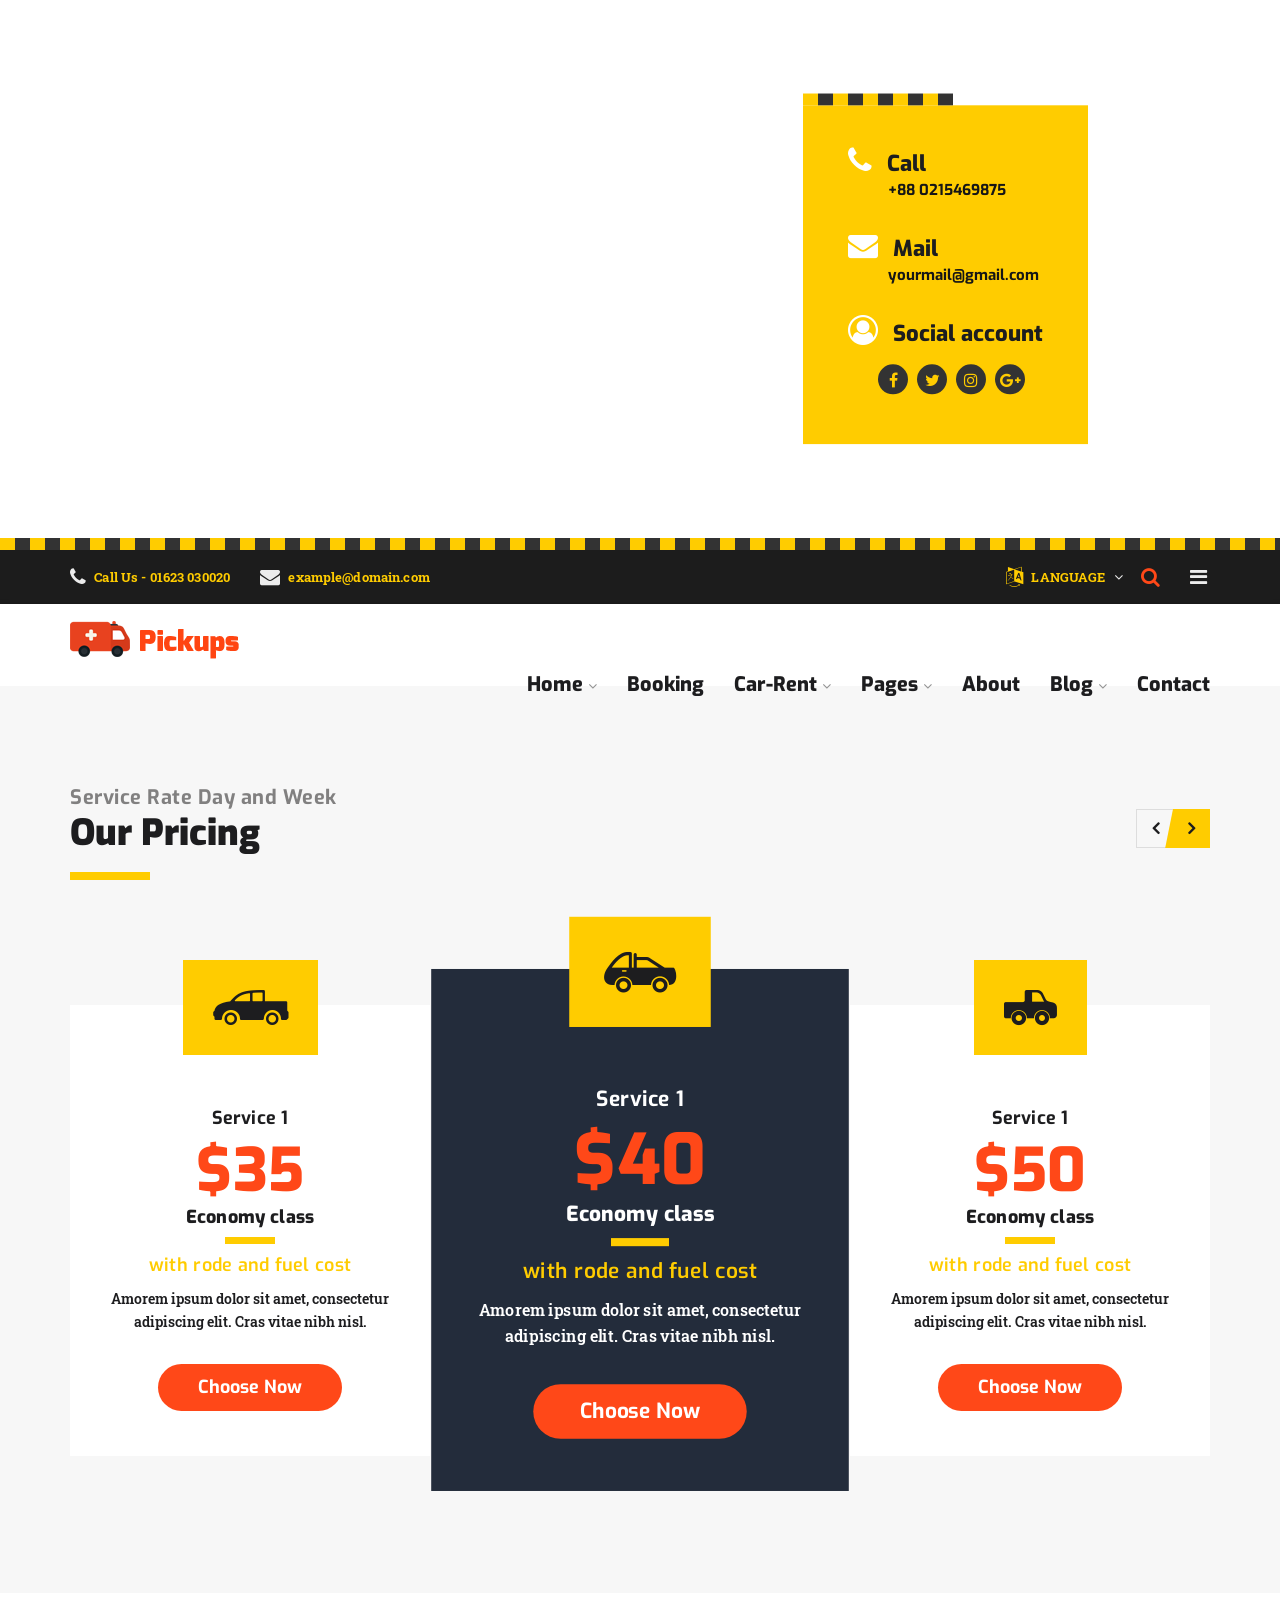
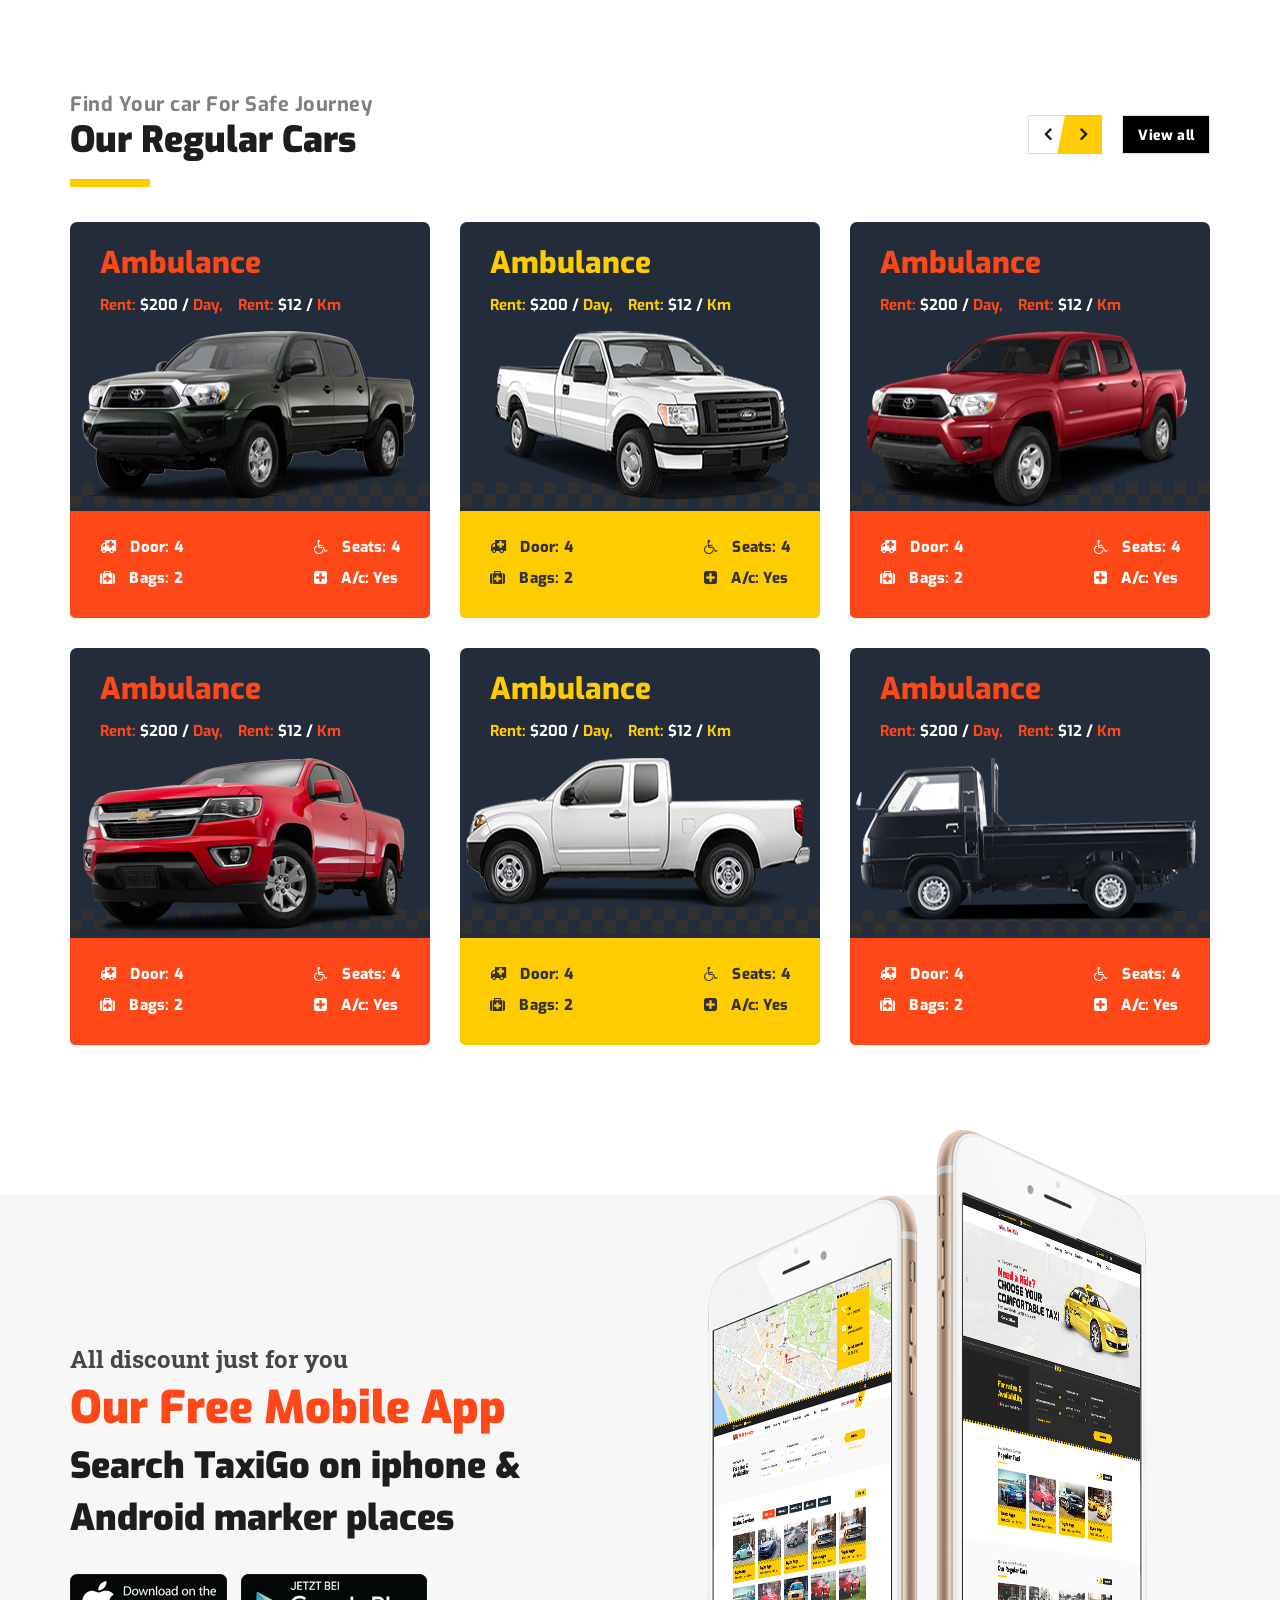
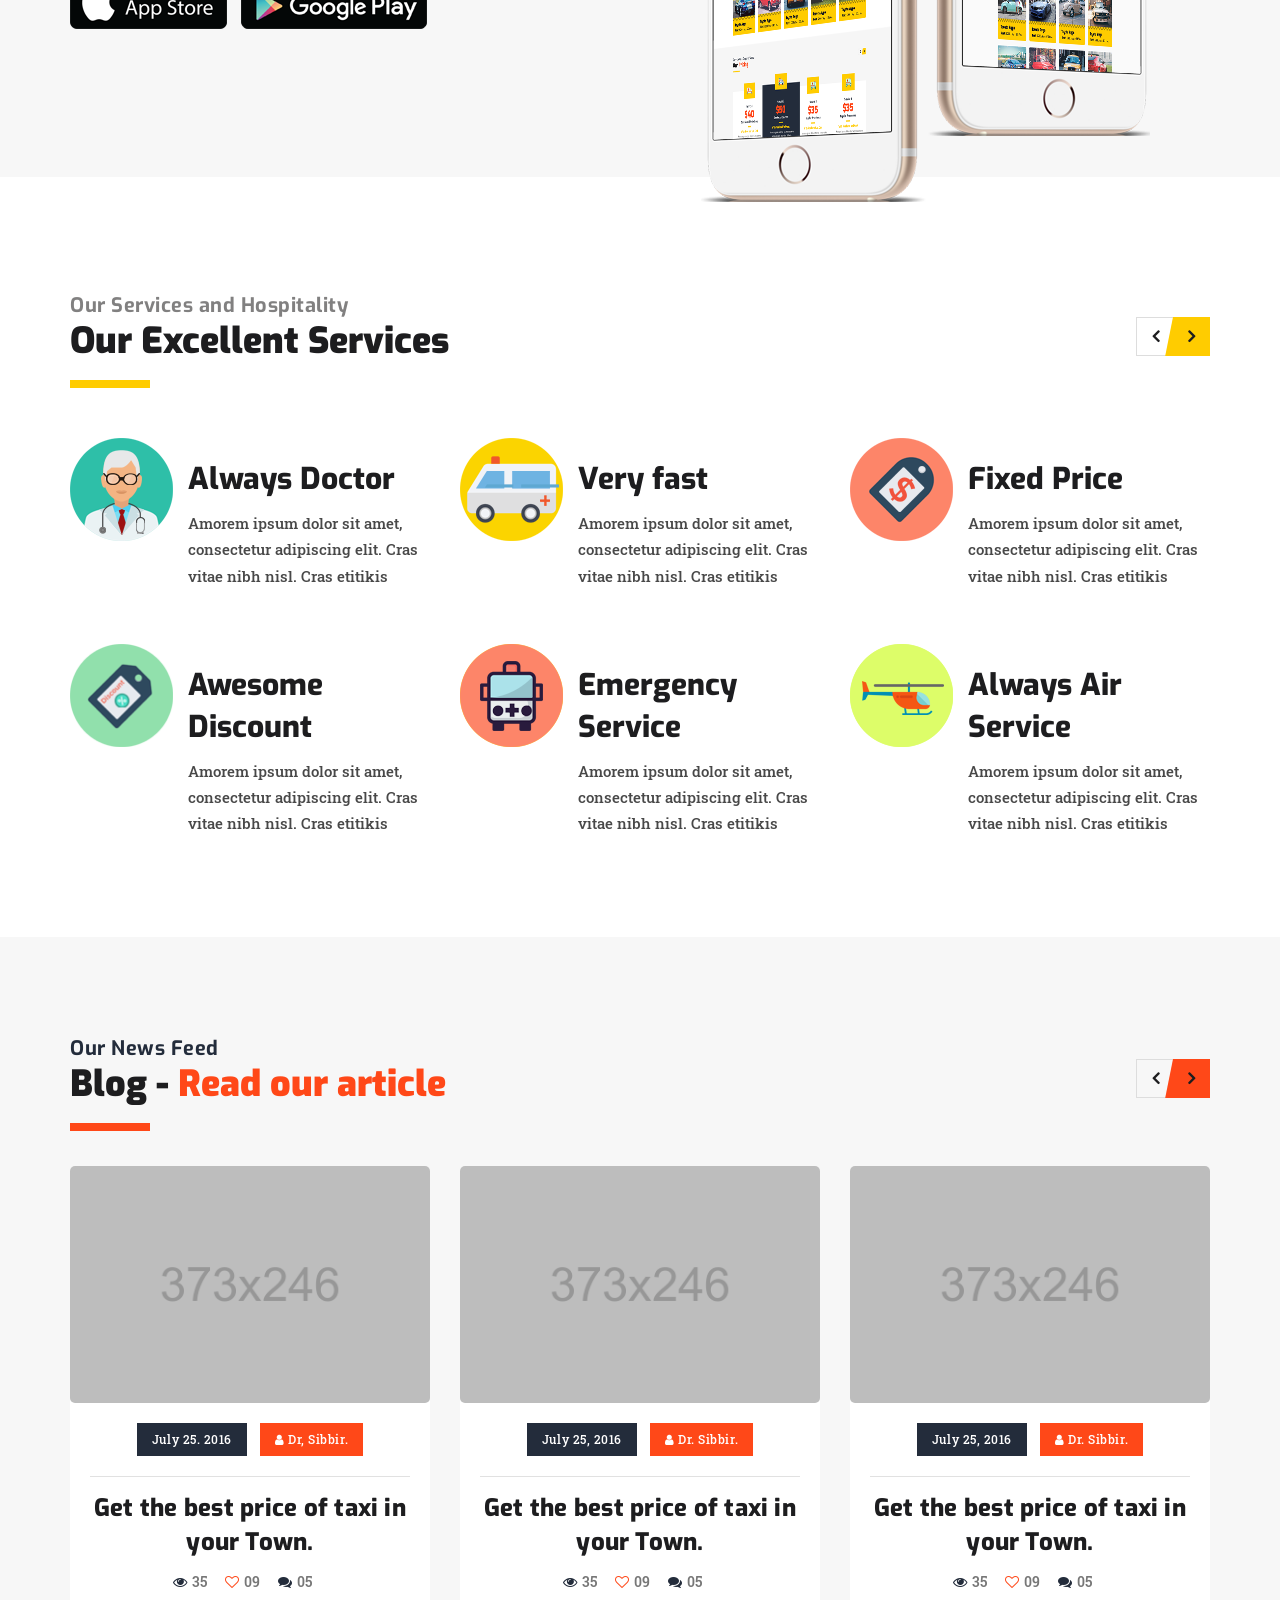
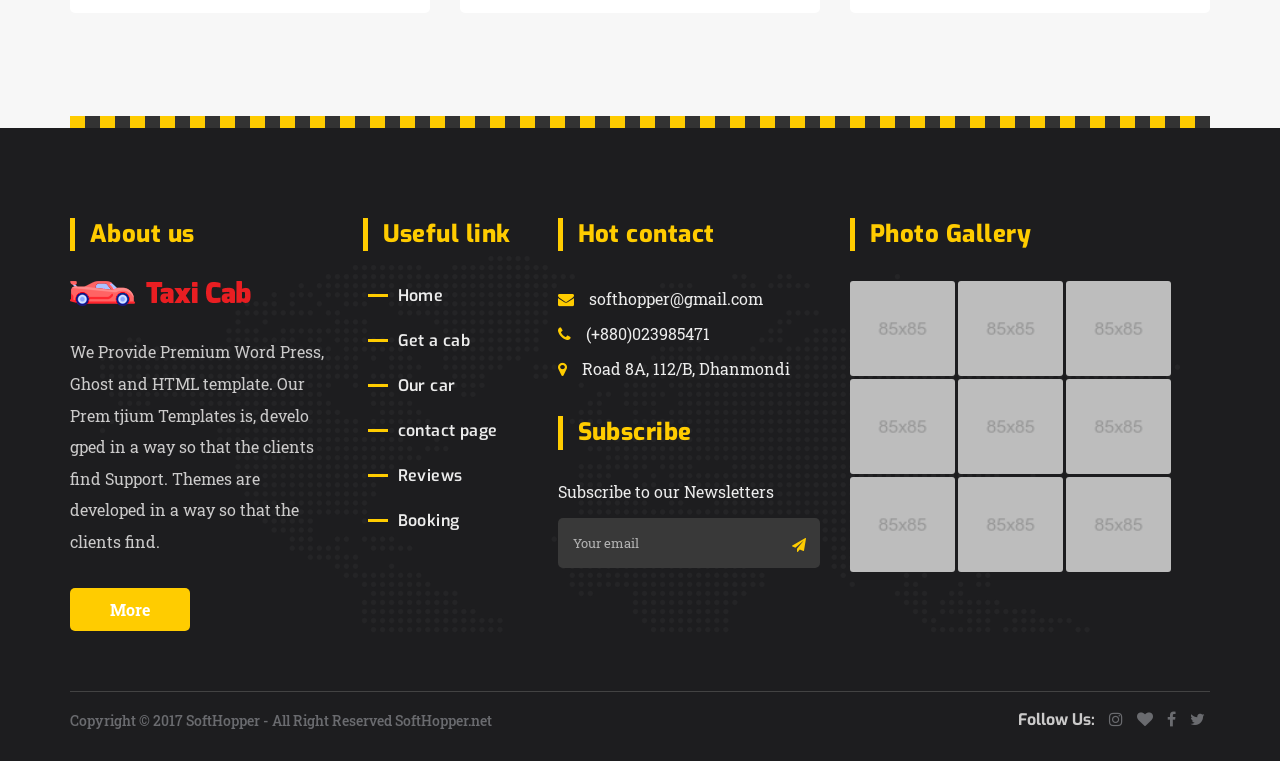
<file: index04.html>
<!doctype html>
<html lang="en">

<head>
    <!-- Basic Page Needs
    ================================================== -->
    <meta charset="utf-8">
    <meta http-equiv="X-UA-Compatible" content="IE=edge">

    <!-- Specific Meta
    ================================================== -->
    <meta name="viewport" content="width=device-width, initial-scale=1, maximum-scale=1">
    <meta name="description" content="Texicab is a modern presentation HTML5 Car Rent template.">
    <meta name="keywords" content="HTML5, Template, Design, Development, Car Rent" />
    <meta name="author" content="">

    <!-- Titles
    ================================================== -->
    <title>Pickup Service 01</title>

    <!-- Favicons
    ================================================== -->
    <link rel="shortcut icon" href="assets/images/favicon.ico">
    <link rel="apple-touch-icon" href="assets/images/apple-touch-icon.png">
    <link rel="apple-touch-icon" sizes="72x72" href="images/apple-touch-icon-72x72.png">
    <link rel="apple-touch-icon" sizes="114x114" href="images/apple-touch-icon-114x114.png">

    <!-- Custom Font
    ================================================== -->
    <link href="https://fonts.googleapis.com/css?family=Exo:400,400i,500,500i,600,600i,700,700i,800,800i,900,900i%7cRoboto+Slab:400,700" rel="stylesheet">

    <!-- CSS
    ================================================== -->
    <link rel="stylesheet" href="assets/css/plugins.min.css">
    <link rel="stylesheet" href="assets/css/icons.min.css">
    <link rel="stylesheet" href="assets/css/style.css">
    <link rel="stylesheet" href="assets/css/color-schemer.css">   
</head>

<body>
    <!-- ======Google Map Area======= --> 
    <div class="google-map-area after-image">
        <div class="container-fluid">
            <div class="row">
                <div class="header-map-content">
                     <iframe height="550" src="https://www.google.com/maps/embed/v1/place?key=AIzaSyC871wKM6aoCLSV_pT3xBVsYzNGXaDh7Pw&q=121+King+St,Melbourne+VIC+3000,Australia" allowfullscreen="allowfullscreen"></iframe>
                </div><!-- /.map-content -->
                
                <div class="contact-info-block contact-style-one theme-yellow-bg">
                    <div class="contact">
                        <h4 class="contact-title"><i class="fa fa-phone"></i>Call</h4>
                        <p class="contact-info">+88 0215469875</p>
                    </div><!-- /.contact -->

                    <div class="contact">
                        <h4 class="contact-title"><i class="fa fa-envelope"></i>Mail</h4>
                        <p class="contact-info">yourmail@gmail.com </p>
                    </div><!-- /.contact -->
                    <div class="contact">
                        <h4 class="contact-title"><i class="fa fa-user-circle-o"></i>Social account</h4>
                        <div class="social-icon">
                            <a href="#"><i class="fa fa-facebook"></i></a>
                            <a href="#"><i class="fa fa-twitter"></i></a>
                            <a href="#"><i class="fa fa-instagram"></i></a>
                            <a href="#"><i class="fa fa-google-plus"></i></a>
                        </div><!-- /.Social-icon -->
                    </div><!-- /.contact -->
                </div><!-- /.contact-area -->
            </div><!-- /.row -->
        </div><!-- /.container-fluid -->
    </div><!-- /.google-map-area -->

    <div class="vehicle-multi-border yellow-black top-less-12"></div><!-- /.vehicle-multi-border -->

    <!-- ====== Header Top Area ====== --> 
    <header class="header-top-area bg-nero">
        <div class="container">
            <div class="row">
                <div class="col-md-6 col-sm-7 hidden-xs">
                    <div class="header-content-left">
                        <ul class="header-top-menu">
                            <li>
                                <a href="#" class="top-left-menu">
                                    <i class="fa fa-phone"></i>
                                    <span>Call Us - 01623 030020</span>
                                </a>
                            </li>
                            <li>
                                <a href="#" class="top-left-menu">
                                    <i class="fa fa-envelope"></i>
                                    <span>example@domain.com</span>
                                </a>                                 
                            </li>
                        </ul><!-- /.header-top-menu -->
                    </div><!-- /.header-content-left -->
                </div><!-- /.col-md-9 -->

                <div class="col-md-6 col-sm-5">
                    <div class="header-content-right">
                        <ul class="header-top-menu">
                            <li>
                                <a href="#" class="language">
                                    <i class="fa fa-language"></i>
                                    <span>Language</span>
                                </a>
                                <ul class="sub-menu">
                                    <li><a href="#">English</a></li>
                                    <li><a href="#">Español</a></li>
                                    <li><a href="#">Français</a></li>
                                    <li><a href="#">Português</a></li>
                                </ul><!-- /.sub-menu -->
                            </li>
                        </ul>
                        <ul class="header-top-menu">
                            <li>
                                <a href="#" class="search-open">
                                    <i class="fa fa-search"></i>
                                </a>
                            </li>
                            <li>
                                <a href="#" class="trigger-overlay">
                                    <i class="fa fa-bars"></i>
                                </a>
                            </li>
                        </ul>
                    </div><!-- /.left-content -->
                </div><!-- /.col-md-3 -->
            </div><!-- /.row -->
        </div><!-- /.container -->
    </header><!-- /.head-area -->

    <!-- ======= Header Modal Area =======-->
    <div class="header-modal-area">
        <!-- Modal Search -->
        <div class="overlay overlay-scale">
            <button type="button" class="overlay-close">&#x2716;</button>
            <div class="overlay__content">
                <form id="search-form" class="search-form outer" action="#" method="post">
                    <div class="input-group">
                        <input type="text" class=" input--full" placeholder="search text here ..."> 
                    </div>
                    <button class="btn text-uppercase search-button">Search</button>
                </form>
            </div>
        </div>

        <div class="overlay-sidebar">
            <div class="author-area">
                <a href="#" class="closebtn">&times;</a>
                <div class="author-area-content">                
                    <div class="login-author">   
                        <div class="author-info">                    
                            <div class="author-image yellow-border">
                                <img src="assets/images/driver/driver-03.png" alt="author-image" />
                            </div><!-- /.author-image -->
                            <div class="author-des">
                                <h4 class="author-name">Mr. Johan Smith</h4>
                                <p class="author-description">Programmer</p>
                            </div><!-- /.author-des -->
                        </div><!-- /.author-info -->             
                        <div class="author-menu">
                            <ul class="yellow-color">
                                <li><a href=""><i class="fa fa-user-circle-o"></i>Author Dashboard</a></li>
                                <li><a href=""><i class="fa fa-envelope-open"></i>Your Inbox</a></li>
                                <li><a href=""><i class="fa fa-location-arrow"></i>Track your texi</a></li>
                                <li><a href=""><i class="fa fa-area-chart"></i>Your Bookings Status</a></li>
                                <li><a href=""><i class="fa fa-automobile"></i>New Bookings</a></li>
                                <li><a href=""><i class="fa fa-archive"></i>Your Bookings</a></li>
                                <li><a href=""><i class="fa fa-money"></i>Your Deposit - $150.00</a></li>
                                <li><a href=""><i class="fa fa-sign-out"></i>Sign Out</a></li>
                            </ul>
                        </div><!-- /.author-menu -->
                    </div><!-- /.login-author -->
                </div><!-- /.author-area-content -->
            </div><!-- /.author-area -->
        </div><!-- /.overlay-sidebar -->
    </div><!-- /.header-modal-area -->

    <!-- ====== Header Nav Area ====== --> 
    <header class="header-nav-area">
        <div class="container">        
            <div class="row">
                <div class="col-md-3 col-sm-10 col-xs-10">
                    <div class="site-logo pd-17">
                        <a href="index.html"><img src="assets/images/pickup-logo.png" alt="logo" /></a>
                    </div><!-- /.logo -->
                </div><!-- /.col-md-3 -->
                <div class="col-md-9 col-sm-2 col-xs-2 pd-right-0">
                    <nav class="site-navigation top-navigation nav-style-one">
                        <div class="menu-wrapper">
                            <div class="menu-content">
                                <ul class="menu-list">
                                    <li>
                                        <a href="#">Home</a>
                                        <ul class="sub-menu">
                                            <li>
                                                <a href="index.html">Home Layout One</a>
                                            </li>
                                            <li>
                                                <a href="index02.html">Home Layout Two</a>
                                            </li>                                            
                                            <li>
                                                <a href="index03.html">Home Layout Three</a>
                                            </li>                                            
                                            <li>
                                                <a href="index04.html">Home Layout Four</a>
                                            </li>                                            
                                            <li>
                                                <a href="index05.html">Home Layout Five</a>
                                            </li>                                            
                                            <li>
                                                <a href="index06.html">Home Layout Six</a>
                                            </li>                                            
                                            <li>
                                                <a href="index07.html">Home Layout Seven</a>
                                            </li>                                            
                                            <li>
                                                <a href="index08.html">Home Layout Eight</a>
                                            </li>
                                            <li>
                                                <a href="index09.html">Home Layout Nine</a>
                                            </li>                   
                                            <li>
                                                <a href="index10.html">Home Layout Ten</a>
                                            </li>
                                        </ul>
                                    </li>
                                    <li>
                                        <a href="car-single-page.html">Booking</a>
                                    </li>
                                    <li>
                                        <a href="#">Car-rent</a>
                                        <ul class="sub-menu">
                                            <li>
                                                <a href="car-category.html">Car Category 01</a>
                                            </li>                                               
                                            <li>
                                                <a href="car-category-two.html">Car Category 02</a>
                                            </li>  
                                            <li>
                                                <a href="car-category-three.html">Car Category 03</a>
                                            </li>  
                                            <li>
                                                <a href="car-single-page.html">Car Single Page</a>
                                            </li>                                         
                                        </ul>
                                    </li>
                                    <li>
                                        <a href="#">Pages</a>
                                        <ul class="sub-menu">                                        
                                            <li>
                                                <a href="comming-soon.html">Coming Soon</a>
                                            </li>                                            
                                            <li>
                                                <a href="404.html">404</a>
                                            </li>
                                        </ul>
                                    </li>
                                    <li>
                                        <a href="about.html">About</a>
                                    </li>
                                    <li>
                                        <a href="#">Blog</a>
                                        <ul class="sub-menu">
                                            <li>
                                                <a href="blog.html">Blog</a>
                                            </li>                                            
                                            <li>
                                                <a href="blog-single.html">Single Post</a>
                                            </li>
                                        </ul>
                                    </li>
                                    <li>
                                        <a href="contact.html">Contact</a>
                                    </li>
                                </ul> <!-- /.menu-list -->
                            </div> <!-- /.menu-content-->
                        </div> <!-- /.menu-wrapper --> 
                    </nav><!-- /.site-navigation -->
                    <!--Mobile Main Menu-->
                    <div class="mobile-menu-main hidden-md hidden-lg">
                        <div class="menucontent overlaybg"> </div>
                        <div class="menuexpandermain slideRight">
                            <a id="navtoggole-main" class="animated-arrow slideLeft menuclose">
                                <span></span>
                            </a>
                        </div><!--/.menuexpandermain-->

                        <div id="mobile-main-nav" class="mb-navigation slideLeft">
                            <div class="menu-wrapper">
                                <div id="main-mobile-container" class="menu-content clearfix"></div>
                            </div>
                        </div><!--/#mobile-main-nav-->
                    </div><!--/.mobile-menu-main-->
                </div><!-- /.col-md-9 -->
            </div><!-- /.row -->
        </div><!-- /.container -->
    </header><!-- /.header-bottom-area -->

    <!-- ====== Price Block ====== --> 
    <div class="price-block bg-gray-color ex-pdb-102 ex-pdbm-72">
        <div class="container price-style-one">
            <div class="row tb default-margin-bottom yellow-theme">
                <!-- block-title-area -->
                <div class="col-md-10 block-title-area tb-cell">
                    <div class="heading-content style-one border">
                        <h3 class="subtitle">Service Rate Day and Week</h3>
                        <h2 class="title">Our Pricing</h2>
                    </div><!-- /.heading-content-one -->
                </div><!-- /.col-md-10 -->

                <!-- block-navigation-area -->
                <div class="col-md-2 block-navigation-area hidden-xs tb-cell">
                    <div class="item-navigation nav-right">
                        <a href="#" class="previous-item">
                            <i class="fa fa-angle-left"></i> 
                        </a>

                        <a href="#" class="next-item">
                            <i class="fa fa-angle-right"></i> 
                        </a>
                    </div><!-- /.item-navigation -->
                </div><!-- /.col-md-2 -->
            </div><!-- /.row -->

            <div class="priceing-slider slider-style-two owl-carousel" data-item="[3,2,1,1]" data-center="true">
                <div class="item">
                    <div class="pricing-table-item text-center">
                        <div class="pricing-image">
                            <a href="#">
                                <i class="renticon renticon-pickup-backstand"></i>
                            </a>
                        </div>
                        <div class="price-details">
                            <div class="price-head-area">
                                <h4 class="pricing-head">service 1</h4>
                                <h2 class="price-amount red-color">$40</h2>
                            </div><!-- /.price-head-area -->
                            <ul class="price">
                                <li class="price-title">Economy class</li>
                                <li class="price-subtille yellow-color">with rode and fuel cost</li>
                                <li class="price-discription">Amorem ipsum dolor sit amet, consectetur adipiscing elit. Cras vitae nibh nisl. </li>
                            </ul>
                            <div class="pricing-table-footer">
                              <a href="#" class=" button red-bg">Choose Now</a>
                            </div>
                        </div><!-- /.price-details -->
                    </div><!-- /.pricing-table-item -->
                </div><!-- /.item --> 

                <div class="item">
                    <div class="pricing-table-item text-center">
                        <div class="pricing-image">
                            <a href="#">
                                <i class="renticon renticon-pickup-normal"></i>
                            </a>
                        </div>
                        <div class="price-details">
                            <div class="price-head-area">
                                <h4 class="pricing-head">service 1</h4>
                                <h2 class="price-amount red-color">$50</h2>
                            </div><!-- /.price-head-area -->
                                <ul class="price">
                                    <li class="price-title">Economy class</li>
                                    <li class="price-subtille yellow-color">with rode and fuel cost</li>
                                    <li class="price-discription">Amorem ipsum dolor sit amet, consectetur adipiscing elit. Cras vitae nibh nisl. </li>
                                </ul>
                            <div class="pricing-table-footer">
                              <a href="#" class=" button red-bg">Choose Now</a>
                            </div>
                        </div><!-- /.price-details -->
                    </div><!-- /.pricing-table-item -->
                </div><!-- /.item --> 

                <div class="item">
                    <div class="pricing-table-item text-center">
                        <div class="pricing-image">
                            <a href="#">
                                <i class="renticon renticon-pickup-car"></i>
                            </a>
                        </div>
                        <div class="price-details">
                            <div class="price-head-area">
                                <h4 class="pricing-head">service 1</h4>
                                <h2 class="price-amount red-color">$35</h2>
                            </div><!-- /.price-head-area -->
                                <ul class="price">
                                    <li class="price-title">Economy class</li>
                                    <li class="price-subtille yellow-color">with rode and fuel cost</li>
                                    <li class="price-discription">Amorem ipsum dolor sit amet, consectetur adipiscing elit. Cras vitae nibh nisl. </li>
                                </ul>
                            <div class="pricing-table-footer">
                              <a href="#" class=" button red-bg">Choose Now</a>
                            </div>
                        </div><!-- /.price-details -->
                    </div><!-- /.pricing-table-item -->
                </div><!-- /.item --> 
            </div><!-- /.priceing-slider -->
       </div><!-- /.container -->
    </div><!-- /.price-block -->

    <!-- ======Regular Vehicle Block======= --> 
    <div class="regular-vehicle-block pd-90 ex-pdb-102 ex-pdbm-72">
        <div class="container">
            <div class="row tb default-margin-bottom yellow-theme">
                <div class="col-md-9 block-title-area tb-cell">
                    <div class="heading-content style-one border">
                        <h3 class="subtitle">Find Your car For Safe Journey</h3>
                        <h2 class="title">Our Regular Cars</h2>
                    </div><!-- /.heading-content-one -->
                </div><!-- /.col-md-10 -->
                <div class="col-md-3 block-navigation-area hidden-xs tb-cell">
                    <div class="pull-right">                    
                        <div class="item-navigation">
                            <a href="#" class="previous-item">
                                <i class="fa fa-angle-left"></i> 
                            </a>
                            <a href="#" class="next-item">
                                <i class="fa fa-angle-right"></i> 
                            </a>
                        </div><!-- /.item-navigation -->

                        <div class="view-all-item">
                            <a href="#" class="view-all-btn">View all</a>
                        </div><!-- /.view-all-item -->
                    </div><!-- /.pull-right -->
                </div><!-- /.col-md-2 -->
            </div><!-- /.row --> 

            <div class="regular-vehicle-slider slider-style-two owl-carousel" data-item="[1,1,1,1]">
                <div class="item row">
                    <div class="col-md-4 col-sm-6">
                        <div class="vehicle-content nevy-bg theme-red style-two">
                            <div class="vehicle-top-meta">
                                <h2 class="vehicle-title">Ambulance</h2>
                                <div class="vehicle-meta">
                                    <div class="meta-item">
                                        <div class="meta-rent">Rent:  <span>$200 /</span> Day,</div>
                                    </div>
                                    <div class="meta-item">
                                        <div class="meta-rent">Rent:  <span>$12 /</span> Km</div>
                                    </div>
                                </div><!-- /.meta-left -->
                            </div><!-- /.vehicle-top-meta -->
                            <div class="vehicle-thumbnail">
                                <a href="#">
                                    <img src="assets/images/pickup/pickup01.png" alt="car-item" />
                                </a>
                            </div><!-- /.vehicle-thumbnail -->
                            <div class="vehicle-bottom-content">
                                <div class="vehicle-meta">
                                    <div class="meta-item pull-left">
                                        <div class="meta-rent">
                                            <i class="fa fa-ambulance"></i> Door: 4
                                        </div>
                                        <div class="meta-rent">
                                            <i class="fa fa-medkit"></i> Bags: 2
                                        </div>
                                    </div>
                                    <div class="meta-item pull-right">
                                        <div class="meta-rent">
                                            <i class="fa fa-wheelchair"></i> Seats: 4
                                        </div>
                                        <div class="meta-rent">
                                            <i class="fa fa-plus-square"></i> A/c: Yes
                                        </div>
                                    </div>
                                </div><!-- /.meta-left -->
                            </div><!-- /.vehicle-bottom-content -->
                        </div><!-- /.vehicle-content -->
                    </div><!-- /.col-md-4 --> 

                    <div class="col-md-4 col-sm-6">
                        <div class="vehicle-content nevy-bg theme-yellow style-two">
                            <div class="vehicle-top-meta">
                                <h2 class="vehicle-title yellow-color">Ambulance</h2>
                                <div class="vehicle-meta">
                                    <div class="meta-item">
                                        <div class="meta-rent yellow-color">Rent:  <span>$200 /</span> Day,</div>
                                    </div>
                                    <div class="meta-item">
                                        <div class="meta-rent yellow-color">Rent:  <span>$12 /</span> Km</div>
                                    </div>
                                </div><!-- /.meta-left -->
                            </div><!-- /.vehicle-top-meta -->
                            <div class="vehicle-thumbnail">
                                <a href="#">
                                    <img src="assets/images/pickup/pickup02.png" alt="car-item" />
                                </a>
                            </div><!-- /.vehicle-thumbnail -->
                            <div class="vehicle-bottom-content yellow-color">
                                <div class="vehicle-meta black-color">
                                    <div class="meta-item pull-left">
                                        <div class="meta-rent">
                                            <i class="fa fa-ambulance"></i> Door: 4
                                        </div>
                                        <div class="meta-rent">
                                            <i class="fa fa-medkit"></i> Bags: 2
                                        </div>
                                    </div>
                                    <div class="meta-item pull-right">
                                        <div class="meta-rent">
                                            <i class="fa fa-wheelchair"></i> Seats: 4
                                        </div>
                                        <div class="meta-rent">
                                            <i class="fa fa-plus-square"></i> A/c: Yes
                                        </div>
                                    </div>
                                </div><!-- /.meta-left -->
                            </div><!-- /.vehicle-bottom-content -->
                        </div><!-- /.car-content -->
                    </div><!-- /.col-md-4 --> 

                    <div class="clearfix visible-sm-block"></div>

                    <div class="col-md-4 col-sm-6">
                        <div class="vehicle-content nevy-bg theme-red style-two">
                            <div class="vehicle-top-meta">
                                <h2 class="vehicle-title">Ambulance</h2>
                                <div class="vehicle-meta">
                                    <div class="meta-item">
                                        <div class="meta-rent">Rent:  <span>$200 /</span> Day,</div>
                                    </div>
                                    <div class="meta-item">
                                        <div class="meta-rent">Rent:  <span>$12 /</span> Km</div>
                                    </div>
                                </div><!-- /.meta-left -->
                            </div><!-- /.vehicle-top-meta -->
                            <div class="vehicle-thumbnail">
                                <a href="#">
                                    <img src="assets/images/pickup/pickup03.png" alt="car-item" />
                                </a>
                            </div><!-- /.vehicle-thumbnail -->
                            <div class="vehicle-bottom-content">
                                <div class="vehicle-meta">
                                    <div class="meta-item pull-left">
                                        <div class="meta-rent">
                                            <i class="fa fa-ambulance"></i> Door: 4
                                        </div>
                                        <div class="meta-rent">
                                            <i class="fa fa-medkit"></i> Bags: 2
                                        </div>
                                    </div>
                                    <div class="meta-item pull-right">
                                        <div class="meta-rent">
                                            <i class="fa fa-wheelchair"></i> Seats: 4
                                        </div>
                                        <div class="meta-rent">
                                            <i class="fa fa-plus-square"></i> A/c: Yes
                                        </div>
                                    </div>
                                </div><!-- /.meta-left -->
                            </div><!-- /.vehicle-bottom-content -->
                        </div><!-- /.vehicle-content -->
                    </div><!-- /.col-md-4 --> 

                    <div class="clearfix visible-md-block visible-lg-block"></div>

                    <div class="col-md-4 col-sm-6">
                        <div class="vehicle-content nevy-bg theme-red style-two">
                            <div class="vehicle-top-meta">
                                <h2 class="vehicle-title">Ambulance</h2>
                                <div class="vehicle-meta">
                                    <div class="meta-item">
                                        <div class="meta-rent">Rent:  <span>$200 /</span> Day,</div>
                                    </div>
                                    <div class="meta-item">
                                        <div class="meta-rent">Rent:  <span>$12 /</span> Km</div>
                                    </div>
                                </div><!-- /.meta-left -->
                            </div><!-- /.vehicle-top-meta -->
                            <div class="vehicle-thumbnail">
                                <a href="#">
                                    <img src="assets/images/pickup/pickup04.png" alt="car-item" />
                                </a>
                            </div><!-- /.vehicle-thumbnail -->
                            <div class="vehicle-bottom-content">
                                <div class="vehicle-meta">
                                    <div class="meta-item pull-left">
                                        <div class="meta-rent">
                                            <i class="fa fa-ambulance"></i> Door: 4
                                        </div>
                                        <div class="meta-rent">
                                            <i class="fa fa-medkit"></i> Bags: 2
                                        </div>
                                    </div>
                                    <div class="meta-item pull-right">
                                        <div class="meta-rent">
                                            <i class="fa fa-wheelchair"></i> Seats: 4
                                        </div>
                                        <div class="meta-rent">
                                            <i class="fa fa-plus-square"></i> A/c: Yes
                                        </div>
                                    </div>
                                </div><!-- /.meta-left -->
                            </div><!-- /.vehicle-bottom-content -->
                        </div><!-- /.vehicle-content -->
                    </div><!-- /.col-md-4 --> 

                    <div class="clearfix visible-sm-block"></div>

                    <div class="col-md-4 col-sm-6">
                        <div class="vehicle-content nevy-bg theme-yellow style-two">
                            <div class="vehicle-top-meta">
                                <h2 class="vehicle-title">Ambulance</h2>
                                <div class="vehicle-meta">
                                    <div class="meta-item">
                                        <div class="meta-rent">Rent:  <span>$200 /</span> Day,</div>
                                    </div>
                                    <div class="meta-item">
                                        <div class="meta-rent">Rent:  <span>$12 /</span> Km</div>
                                    </div>
                                </div><!-- /.meta-left -->
                            </div><!-- /.vehicle-top-meta -->
                            <div class="vehicle-thumbnail">
                                <a href="#">
                                    <img src="assets/images/pickup/pickup05.png" alt="car-item" />
                                </a>
                            </div><!-- /.vehicle-thumbnail -->
                            <div class="vehicle-bottom-content yellow-color">
                                <div class="vehicle-meta black-color">
                                    <div class="meta-item pull-left">
                                        <div class="meta-rent">
                                            <i class="fa fa-ambulance"></i> Door: 4
                                        </div>
                                        <div class="meta-rent">
                                            <i class="fa fa-medkit"></i> Bags: 2
                                        </div>
                                    </div>
                                    <div class="meta-item pull-right">
                                        <div class="meta-rent">
                                            <i class="fa fa-wheelchair"></i> Seats: 4
                                        </div>
                                        <div class="meta-rent">
                                            <i class="fa fa-plus-square"></i> A/c: Yes
                                        </div>
                                    </div>
                                </div><!-- /.meta-left -->
                            </div><!-- /.vehicle-bottom-content -->
                        </div><!-- /.car-content -->
                    </div><!-- /.col-md-4 --> 

                    <div class="col-md-4 col-sm-6">
                        <div class="vehicle-content nevy-bg theme-red style-two">
                            <div class="vehicle-top-meta">
                                <h2 class="vehicle-title">Ambulance</h2>
                                <div class="vehicle-meta">
                                    <div class="meta-item">
                                        <div class="meta-rent">Rent:  <span>$200 /</span> Day,</div>
                                    </div>
                                    <div class="meta-item">
                                        <div class="meta-rent">Rent:  <span>$12 /</span> Km</div>
                                    </div>
                                </div><!-- /.meta-left -->
                            </div><!-- /.vehicle-top-meta -->
                            <div class="vehicle-thumbnail">
                                <a href="#">
                                    <img src="assets/images/pickup/pickup06.png" alt="car-item" />
                                </a>
                            </div><!-- /.vehicle-thumbnail -->
                            <div class="vehicle-bottom-content">
                                <div class="vehicle-meta">
                                    <div class="meta-item pull-left">
                                        <div class="meta-rent">
                                            <i class="fa fa-ambulance"></i> Door: 4
                                        </div>
                                        <div class="meta-rent">
                                            <i class="fa fa-medkit"></i> Bags: 2
                                        </div>
                                    </div>
                                    <div class="meta-item pull-right">
                                        <div class="meta-rent">
                                            <i class="fa fa-wheelchair"></i> Seats: 4
                                        </div>
                                        <div class="meta-rent">
                                            <i class="fa fa-plus-square"></i> A/c: Yes
                                        </div>
                                    </div>
                                </div><!-- /.meta-left -->
                            </div><!-- /.vehicle-bottom-content -->
                        </div><!-- /.vehicle-content -->
                    </div><!-- /.col-md-4 --> 
                </div><!-- /.item -->

                <div class="item row">
                    <div class="col-md-4 col-sm-6">
                        <div class="vehicle-content nevy-bg theme-red style-two">
                            <div class="vehicle-top-meta">
                                <h2 class="vehicle-title">Ambulance</h2>
                                <div class="vehicle-meta">
                                    <div class="meta-item">
                                        <div class="meta-rent">Rent:  <span>$200 /</span> Day,</div>
                                    </div>
                                    <div class="meta-item">
                                        <div class="meta-rent">Rent:  <span>$12 /</span> Km</div>
                                    </div>
                                </div><!-- /.meta-left -->
                            </div><!-- /.vehicle-top-meta -->
                            <div class="vehicle-thumbnail">
                                <a href="#">
                                    <img src="assets/images/pickup/pickup01.png" alt="car-item" />
                                </a>
                            </div><!-- /.vehicle-thumbnail -->
                            <div class="vehicle-bottom-content">
                                <div class="vehicle-meta">
                                    <div class="meta-item pull-left">
                                        <div class="meta-rent">
                                            <i class="fa fa-ambulance"></i> Door: 4
                                        </div>
                                        <div class="meta-rent">
                                            <i class="fa fa-medkit"></i> Bags: 2
                                        </div>
                                    </div>
                                    <div class="meta-item pull-right">
                                        <div class="meta-rent">
                                            <i class="fa fa-wheelchair"></i> Seats: 4
                                        </div>
                                        <div class="meta-rent">
                                            <i class="fa fa-plus-square"></i> A/c: Yes
                                        </div>
                                    </div>
                                </div><!-- /.meta-left -->
                            </div><!-- /.vehicle-bottom-content -->
                        </div><!-- /.vehicle-content -->
                    </div><!-- /.col-md-4 --> 

                    <div class="col-md-4 col-sm-6">
                        <div class="vehicle-content nevy-bg theme-red style-two">
                            <div class="vehicle-top-meta">
                                <h2 class="vehicle-title yellow-color">Ambulance</h2>
                                <div class="vehicle-meta">
                                    <div class="meta-item">
                                        <div class="meta-rent yellow-color">Rent:  <span>$200 /</span> Day,</div>
                                    </div>
                                    <div class="meta-item">
                                        <div class="meta-rent yellow-color">Rent:  <span>$12 /</span> Km</div>
                                    </div>
                                </div><!-- /.meta-left -->
                            </div><!-- /.vehicle-top-meta -->
                            <div class="vehicle-thumbnail">
                                <a href="#">
                                    <img src="assets/images/pickup/pickup02.png" alt="car-item" />
                                </a>
                            </div><!-- /.vehicle-thumbnail -->
                            <div class="vehicle-bottom-content yellow-color">
                                <div class="vehicle-meta black-color">
                                    <div class="meta-item pull-left">
                                        <div class="meta-rent">
                                            <i class="fa fa-ambulance"></i> Door: 4
                                        </div>
                                        <div class="meta-rent">
                                            <i class="fa fa-medkit"></i> Bags: 2
                                        </div>
                                    </div>
                                    <div class="meta-item pull-right">
                                        <div class="meta-rent">
                                            <i class="fa fa-wheelchair"></i> Seats: 4
                                        </div>
                                        <div class="meta-rent">
                                            <i class="fa fa-plus-square"></i> A/c: Yes
                                        </div>
                                    </div>
                                </div><!-- /.meta-left -->
                            </div><!-- /.vehicle-bottom-content -->
                        </div><!-- /.car-content -->
                    </div><!-- /.col-md-4 --> 

                    <div class="clearfix visible-sm-block"></div>

                    <div class="col-md-4 col-sm-6">
                        <div class="vehicle-content nevy-bg theme-red style-two">
                            <div class="vehicle-top-meta">
                                <h2 class="vehicle-title">Ambulance</h2>
                                <div class="vehicle-meta">
                                    <div class="meta-item">
                                        <div class="meta-rent">Rent:  <span>$200 /</span> Day,</div>
                                    </div>
                                    <div class="meta-item">
                                        <div class="meta-rent">Rent:  <span>$12 /</span> Km</div>
                                    </div>
                                </div><!-- /.meta-left -->
                            </div><!-- /.vehicle-top-meta -->
                            <div class="vehicle-thumbnail">
                                <a href="#">
                                    <img src="assets/images/pickup/pickup03.png" alt="car-item" />
                                </a>
                            </div><!-- /.vehicle-thumbnail -->
                            <div class="vehicle-bottom-content">
                                <div class="vehicle-meta">
                                    <div class="meta-item pull-left">
                                        <div class="meta-rent">
                                            <i class="fa fa-ambulance"></i> Door: 4
                                        </div>
                                        <div class="meta-rent">
                                            <i class="fa fa-medkit"></i> Bags: 2
                                        </div>
                                    </div>
                                    <div class="meta-item pull-right">
                                        <div class="meta-rent">
                                            <i class="fa fa-wheelchair"></i> Seats: 4
                                        </div>
                                        <div class="meta-rent">
                                            <i class="fa fa-plus-square"></i> A/c: Yes
                                        </div>
                                    </div>
                                </div><!-- /.meta-left -->
                            </div><!-- /.vehicle-bottom-content -->
                        </div><!-- /.vehicle-content -->
                    </div><!-- /.col-md-4 --> 

                    <div class="col-md-4 col-sm-6">
                        <div class="vehicle-content nevy-bg theme-red style-two">
                            <div class="vehicle-top-meta">
                                <h2 class="vehicle-title">Ambulance</h2>
                                <div class="vehicle-meta">
                                    <div class="meta-item">
                                        <div class="meta-rent">Rent:  <span>$200 /</span> Day,</div>
                                    </div>
                                    <div class="meta-item">
                                        <div class="meta-rent">Rent:  <span>$12 /</span> Km</div>
                                    </div>
                                </div><!-- /.meta-left -->
                            </div><!-- /.vehicle-top-meta -->
                            <div class="vehicle-thumbnail">
                                <a href="#">
                                    <img src="assets/images/pickup/pickup04.png" alt="car-item" />
                                </a>
                            </div><!-- /.vehicle-thumbnail -->
                            <div class="vehicle-bottom-content">
                                <div class="vehicle-meta">
                                    <div class="meta-item pull-left">
                                        <div class="meta-rent">
                                            <i class="fa fa-ambulance"></i> Door: 4
                                        </div>
                                        <div class="meta-rent">
                                            <i class="fa fa-medkit"></i> Bags: 2
                                        </div>
                                    </div>
                                    <div class="meta-item pull-right">
                                        <div class="meta-rent">
                                            <i class="fa fa-wheelchair"></i> Seats: 4
                                        </div>
                                        <div class="meta-rent">
                                            <i class="fa fa-plus-square"></i> A/c: Yes
                                        </div>
                                    </div>
                                </div><!-- /.meta-left -->
                            </div><!-- /.vehicle-bottom-content -->
                        </div><!-- /.vehicle-content -->
                    </div><!-- /.col-md-4 --> 

                    <div class="clearfix visible-sm-block"></div>

                    <div class="col-md-4 col-sm-6">
                        <div class="vehicle-content nevy-bg theme-red style-two">
                            <div class="vehicle-top-meta">
                                <h2 class="vehicle-title yellow-color">Ambulance</h2>
                                <div class="vehicle-meta">
                                    <div class="meta-item">
                                        <div class="meta-rent yellow-color">Rent:  <span>$200 /</span> Day,</div>
                                    </div>
                                    <div class="meta-item">
                                        <div class="meta-rent yellow-color">Rent:  <span>$12 /</span> Km</div>
                                    </div>
                                </div><!-- /.meta-left -->
                            </div><!-- /.vehicle-top-meta -->
                            <div class="vehicle-thumbnail">
                                <a href="#">
                                    <img src="assets/images/pickup/pickup05.png" alt="car-item" />
                                </a>
                            </div><!-- /.vehicle-thumbnail -->
                            <div class="vehicle-bottom-content yellow-color">
                                <div class="vehicle-meta black-color">
                                    <div class="meta-item pull-left">
                                        <div class="meta-rent">
                                            <i class="fa fa-ambulance"></i> Door: 4
                                        </div>
                                        <div class="meta-rent">
                                            <i class="fa fa-medkit"></i> Bags: 2
                                        </div>
                                    </div>
                                    <div class="meta-item pull-right">
                                        <div class="meta-rent">
                                            <i class="fa fa-wheelchair"></i> Seats: 4
                                        </div>
                                        <div class="meta-rent">
                                            <i class="fa fa-plus-square"></i> A/c: Yes
                                        </div>
                                    </div>
                                </div><!-- /.meta-left -->
                            </div><!-- /.vehicle-bottom-content -->
                        </div><!-- /.car-content -->
                    </div><!-- /.col-md-4 --> 

                    <div class="col-md-4 col-sm-6">
                        <div class="vehicle-content nevy-bg theme-blue style-two">
                            <div class="vehicle-top-meta">
                                <h2 class="vehicle-title">Ambulance</h2>
                                <div class="vehicle-meta">
                                    <div class="meta-item">
                                        <div class="meta-rent">Rent:  <span>$200 /</span> Day,</div>
                                    </div>
                                    <div class="meta-item">
                                        <div class="meta-rent">Rent:  <span>$12 /</span> Km</div>
                                    </div>
                                </div><!-- /.meta-left -->
                            </div><!-- /.vehicle-top-meta -->
                            <div class="vehicle-thumbnail">
                                <a href="#">
                                    <img src="assets/images/pickup/pickup06.png" alt="car-item" />
                                </a>
                            </div><!-- /.vehicle-thumbnail -->
                            <div class="vehicle-bottom-content">
                                <div class="vehicle-meta">
                                    <div class="meta-item pull-left">
                                        <div class="meta-rent">
                                            <i class="fa fa-ambulance"></i> Door: 4
                                        </div>
                                        <div class="meta-rent">
                                            <i class="fa fa-medkit"></i> Bags: 2
                                        </div>
                                    </div>
                                    <div class="meta-item pull-right">
                                        <div class="meta-rent">
                                            <i class="fa fa-wheelchair"></i> Seats: 4
                                        </div>
                                        <div class="meta-rent">
                                            <i class="fa fa-plus-square"></i> A/c: Yes
                                        </div>
                                    </div>
                                </div><!-- /.meta-left -->
                            </div><!-- /.vehicle-bottom-content -->
                        </div><!-- /.vehicle-content -->
                    </div><!-- /.col-md-4 --> 
                </div><!-- /.item -->
            </div><!-- /.regular-vehicle-slider -->

            <!-- block-navigation-area -->
            <div class="block-navigation-area visible-xs-block">
                <div class="view-all-item clearfix">
                    <a href="#" class="view-all-btn">View all</a>
                </div><!-- /.view-all-item -->
            </div><!-- /.block-navigation-area -->
        </div><!-- /.container  -->
    </div><!-- /.Regular-Vehicle Block -->

    <!-- ====== App block ====== --> 
    <div class="app-block bg-gray-color mr-top-35 mr-btm-5">
        <div class="container-large-device">
            <div class="container">
                <div class="row tb">
                    <div class="col-md-6 tb-cell">
                        <div class="mobile-app-details">
                            <h4 class="top-subtitle">All discount just for you</h4>
                            <h2 class="title red-color">Our Free Mobile App</h2>
                            <h3 class="subtitle">Search TaxiGo on iphone &amp; Android marker places</h3>
                            <div class="app-location-link">
                                <a href="#">
                                    <img src="assets/images/app-logo-one.png" alt="mobile" />
                                </a>
                                <a href="#">
                                    <img src="assets/images/app-logo-two.png" alt="mobile" />
                                </a>
                            </div><!-- /.app-location-link -->
                        </div><!-- /.mobile-app-details -->
                    </div><!-- /.col-md-6 -->
                    <div class="col-md-6 tb-cell">
                        <div class="app-mokeup">
                            <img src="assets/images/mobile.png" alt="mobile" />
                        </div><!-- /.app-mokeup -->
                    </div><!-- /.col-md-6 -->
                </div><!-- /.row -->
            </div><!-- /.container -->
        </div><!-- /.container-large-device -->
    </div><!-- /.app-block -->

    <!-- ======Excellent Service Block======= --> 
    <div class="excellent-service-block pd-90 ex-pdt-102 ex-pdtm-72">
        <div class="container">
            <div class="row tb default-margin-bottom yellow-theme">
                <div class="col-md-9 block-title-area tb-cell">
                    <div class="heading-content style-one border">
                        <h3 class="subtitle">Our Services and Hospitality</h3>
                        <h2 class="title">Our Excellent Services</h2>
                    </div><!-- /.heading-content-one -->
                </div><!-- /.col-md-10 -->
                <div class="col-md-3 block-navigation-area hidden-xs tb-cell">
                    <div class="pull-right">                    
                        <div class="item-navigation nav-right">
                            <a href="#" class="previous-item">
                                <i class="fa fa-angle-left"></i> 
                            </a>
                            <a href="#" class="next-item">
                                <i class="fa fa-angle-right"></i> 
                            </a>
                        </div><!-- /.item-navigation -->
                    </div><!-- /.pull-right -->
                </div><!-- /.col-md-2 -->
            </div><!-- /.row --> 

            <div class="service-slider slider-style-two owl-carousel" data-item="[1,1,1,1]">
                <div class="item row">
                    <div class="col-md-4">
                        <div class="service-content">
                            <div class="service-thumbnail">
                                <img src="assets/images/service/doctors.png" alt="car-item" />
                            </div><!-- /.service-thumbnail -->
                            <div class="service-details-content">
                                <h2 class="service-title">Always Doctor</h2>
                                <p class="service-details">Amorem ipsum dolor sit amet, consectetur adipiscing elit. Cras vitae nibh nisl. Cras etitikis</p>
                            </div><!-- /.service-details-content -->
                        </div><!-- /.service-content -->
                    </div><!-- /.col-md-4 --> 

                    <div class="col-md-4">
                        <div class="service-content">
                            <div class="service-thumbnail">
                                <img src="assets/images/service/ambulance-service.png" alt="car-item" />
                            </div><!-- /.service-thumbnail -->
                            <div class="service-details-content">
                                <h2 class="service-title">Very fast</h2>
                                <p class="service-details">Amorem ipsum dolor sit amet, consectetur adipiscing elit. Cras vitae nibh nisl. Cras etitikis</p>
                            </div><!-- /.service-details-content -->
                        </div><!-- /.service-content -->
                    </div><!-- /.col-md-4 --> 

                    <div class="col-md-4">
                        <div class="service-content">
                            <div class="service-thumbnail">
                                <img src="assets/images/service/save-money.png" alt="car-item" />
                            </div><!-- /.service-thumbnail -->
                            <div class="service-details-content">
                                <h2 class="service-title">Fixed Price</h2>
                                <p class="service-details">Amorem ipsum dolor sit amet, consectetur adipiscing elit. Cras vitae nibh nisl. Cras etitikis</p>
                            </div><!-- /.service-details-content -->
                        </div><!-- /.service-content -->
                    </div><!-- /.col-md-4 --> 

                    <div class="clearfix"></div><!-- /.clearfix -->

                    <div class="col-md-4">
                        <div class="service-content">
                            <div class="service-thumbnail">
                                <img src="assets/images/service/discount.png" alt="car-item" />
                            </div><!-- /.service-thumbnail -->
                            <div class="service-details-content">
                                <h2 class="service-title">Awesome Discount</h2>
                                <p class="service-details">Amorem ipsum dolor sit amet, consectetur adipiscing elit. Cras vitae nibh nisl. Cras etitikis</p>
                            </div><!-- /.service-details-content -->
                        </div><!-- /.service-content -->
                    </div><!-- /.col-md-4 --> 

                    <div class="col-md-4">
                        <div class="service-content">
                            <div class="service-thumbnail">
                                <img src="assets/images/service/emergency-service.png" alt="car-item" />
                            </div><!-- /.service-thumbnail -->
                            <div class="service-details-content">
                                <h2 class="service-title">Emergency Service</h2>
                                <p class="service-details">Amorem ipsum dolor sit amet, consectetur adipiscing elit. Cras vitae nibh nisl. Cras etitikis</p>
                            </div><!-- /.service-details-content -->
                        </div><!-- /.service-content -->
                    </div><!-- /.col-md-4 --> 

                    <div class="col-md-4">
                        <div class="service-content">
                            <div class="service-thumbnail">
                                <img src="assets/images/service/air-service.png" alt="car-item" />
                            </div><!-- /.service-thumbnail -->
                            <div class="service-details-content">
                                <h2 class="service-title">Always Air Service</h2>
                                <p class="service-details">Amorem ipsum dolor sit amet, consectetur adipiscing elit. Cras vitae nibh nisl. Cras etitikis</p>
                            </div><!-- /.service-details-content -->
                        </div><!-- /.service-content -->
                    </div><!-- /.col-md-4 --> 
                </div><!-- /.item -->

                <div class="item row">
                    <div class="col-md-4">
                        <div class="service-content">
                            <div class="service-thumbnail">
                                <img src="assets/images/service/doctors.png" alt="car-item" />
                            </div><!-- /.service-thumbnail -->
                            <div class="service-details-content">
                                <h2 class="service-title">Always Doctor</h2>
                                <p class="service-details">Amorem ipsum dolor sit amet, consectetur adipiscing elit. Cras vitae nibh nisl. Cras etitikis</p>
                            </div><!-- /.service-details-content -->
                        </div><!-- /.service-content -->
                    </div><!-- /.col-md-4 --> 

                    <div class="col-md-4">
                        <div class="service-content">
                            <div class="service-thumbnail">
                                <img src="assets/images/service/ambulance-service.png" alt="car-item" />
                            </div><!-- /.service-thumbnail -->
                            <div class="service-details-content">
                                <h2 class="service-title">Very fast</h2>
                                <p class="service-details">Amorem ipsum dolor sit amet, consectetur adipiscing elit. Cras vitae nibh nisl. Cras etitikis</p>
                            </div><!-- /.service-details-content -->
                        </div><!-- /.service-content -->
                    </div><!-- /.col-md-4 --> 

                    <div class="col-md-4">
                        <div class="service-content">
                            <div class="service-thumbnail">
                                <img src="assets/images/service/save-money.png" alt="car-item" />
                            </div><!-- /.service-thumbnail -->
                            <div class="service-details-content">
                                <h2 class="service-title">Fixed Price</h2>
                                <p class="service-details">Amorem ipsum dolor sit amet, consectetur adipiscing elit. Cras vitae nibh nisl. Cras etitikis</p>
                            </div><!-- /.service-details-content -->
                        </div><!-- /.service-content -->
                    </div><!-- /.col-md-4 --> 

                    <div class="clearfix"></div><!-- /.clearfix -->

                    <div class="col-md-4">
                        <div class="service-content">
                            <div class="service-thumbnail">
                                <img src="assets/images/service/discount.png" alt="car-item" />
                            </div><!-- /.service-thumbnail -->
                            <div class="service-details-content">
                                <h2 class="service-title">Awesome Discount</h2>
                                <p class="service-details">Amorem ipsum dolor sit amet, consectetur adipiscing elit. Cras vitae nibh nisl. Cras etitikis</p>
                            </div><!-- /.service-details-content -->
                        </div><!-- /.service-content -->
                    </div><!-- /.col-md-4 --> 

                    <div class="col-md-4">
                        <div class="service-content">
                            <div class="service-thumbnail">
                                <img src="assets/images/service/emergency-service.png" alt="car-item" />
                            </div><!-- /.service-thumbnail -->
                            <div class="service-details-content">
                                <h2 class="service-title">Emergency Service</h2>
                                <p class="service-details">Amorem ipsum dolor sit amet, consectetur adipiscing elit. Cras vitae nibh nisl. Cras etitikis</p>
                            </div><!-- /.service-details-content -->
                        </div><!-- /.service-content -->
                    </div><!-- /.col-md-4 --> 

                    <div class="col-md-4">
                        <div class="service-content">
                            <div class="service-thumbnail">
                                <img src="assets/images/service/air-service.png" alt="car-item" />
                            </div><!-- /.service-thumbnail -->
                            <div class="service-details-content">
                                <h2 class="service-title">Always Air Service</h2>
                                <p class="service-details">Amorem ipsum dolor sit amet, consectetur adipiscing elit. Cras vitae nibh nisl. Cras etitikis</p>
                            </div><!-- /.service-details-content -->
                        </div><!-- /.service-content -->
                    </div><!-- /.col-md-4 --> 
                </div><!-- /.item -->
            </div><!-- /.regular-vehicle-slider -->
        </div><!-- /.container  -->
    </div><!-- /.Regular-Vehicle Block -->

    <!-- ======Blog Area======= --> 
    <div class="blog-content-block pd-90 bg-gray-color">
        <div class="container">
            <div class="row tb default-margin-bottom theme-red">
                <!-- block-title-area -->
                <div class="col-md-10 block-title-area tb-cell">
                    <div class="heading-content style-one border">
                        <h3 class="subtitle">Our News Feed</h3>
                        <h2 class="title">Blog - <span class="red-color">Read our article</span></h2>
                    </div><!-- /.heading-content-one -->
                </div><!-- /.col-md-10 -->

                <!-- block-navigation-area -->
                <div class="col-md-2 block-navigation-area hidden-xs tb-cell">
                    <div class="item-navigation nav-right">
                        <a href="#" class="previous-item">
                            <i class="fa fa-angle-left"></i> 
                        </a>

                        <a href="#" class="next-item">
                            <i class="fa fa-angle-right"></i> 
                        </a>
                    </div><!-- /.item-navigation -->
                </div><!-- /.col-md-2 -->
            </div><!-- /.row --> 

            <!-- /.vehicle-slider -->
            <div class="vehicle-blog-slider slider-style-two owl-carousel" data-item="[3,2,1,1]">
                <div class="item">
                    <article class="post">
                        <figure class="post-thumb">
                            <a href="#">
                                <img src="assets/images/blog/blog-one.png" alt="blog" />
                            </a>
                        </figure><!-- /.post-thumb -->
                        <div class="post-content">  
                            <div class="entry-meta">
                                <span class="entry-date nevy-bg">
                                    July 25. 2016
                                </span>
                                <span class="entry-author red-bg">
                                    <i class="fa fa-user"></i>
                                    <a href="#">Dr, Sibbir.</a>
                                </span>
                            </div><!-- /.entry-meta -->
                            <h2 class="entry-title">
                                <a href="#">Get the best price of taxi in your Town.</a>
                            </h2><!-- /.entry-title -->
                            <div class="entry-footer">
                                <div class="entry-footer-meta">
                                    <span class="entry-view"><i class="fa fa-eye"></i>35</span>
                                    <span class="entry-like"><a href="#"><i class="fa fa-heart-o"></i>09</a></span>
                                    <span class="entry-comments"><a href="#"><i class="fa fa-comments"></i>05</a></span>
                                </div><!-- /.entry-footer-meta -->
                            </div><!-- /.entry-footer -->
                        </div><!-- /.post-content -->
                    </article><!-- /.post -->
                </div><!-- /.item -->
                
                <div class="item">
                    <article class="post">
                        <figure class="post-thumb">
                            <a href="#">
                                <img src="assets/images/blog/blog-two.png" alt="blog" />
                            </a>
                        </figure><!-- /.post-thumb -->
                        <div class="post-content">  
                            <div class="entry-meta">
                                <span class="entry-date nevy-bg">
                                    July 25, 2016
                                </span>
                                <span class="entry-author red-bg">
                                    <i class="fa fa-user"></i>
                                    <a href="#">Dr. Sibbir.</a>
                                </span>
                            </div><!-- /.entry-meta -->
                            <h2 class="entry-title">
                                <a href="#">Get the best price of taxi in your Town.</a>
                            </h2><!-- /.entry-title -->
                            <div class="entry-footer">
                                <div class="entry-footer-meta">
                                    <span class="entry-view"><i class="fa fa-eye"></i>35</span>
                                    <span class="entry-like"><a href="#"><i class="fa fa-heart-o"></i>09</a></span>
                                    <span class="entry-comments"><a href="#"><i class="fa fa-comments"></i>05</a></span>
                                </div><!-- /.entry-footer-meta -->
                            </div><!-- /.entry-footer -->
                        </div><!-- /.post-content -->
                    </article><!-- /.post -->
                </div><!-- /.item -->
                
                <div class="item">
                    <article class="post">
                        <figure class="post-thumb">
                            <a href="#">
                                <img src="assets/images/blog/blog-three.png" alt="blog" />
                            </a>
                        </figure><!-- /.post-thumb -->
                        <div class="post-content">  
                            <div class="entry-meta">
                                <span class="entry-date nevy-bg">
                                    July 25, 2016
                                </span>
                                <span class="entry-author red-bg">
                                    <i class="fa fa-user"></i>
                                    <a href="#">Dr. Sibbir.</a>
                                </span>
                            </div><!-- /.entry-meta -->
                            <h2 class="entry-title">
                                <a href="#">Get the best price of taxi in your Town.</a>
                            </h2><!-- /.entry-title -->
                            <div class="entry-footer">
                                <div class="entry-footer-meta">
                                    <span class="entry-view"><i class="fa fa-eye"></i>35</span>
                                    <span class="entry-like"><a href="#"><i class="fa fa-heart-o"></i>09</a></span>
                                    <span class="entry-comments"><a href="#"><i class="fa fa-comments"></i>05</a></span>
                                </div><!-- /.entry-footer-meta -->
                            </div><!-- /.entry-footer -->
                        </div><!-- /.post-content -->
                    </article><!-- /.post -->
                </div><!-- /.item -->

                <div class="item">
                    <article class="post">
                        <figure class="post-thumb">
                            <a href="#">
                                <img src="assets/images/blog/blog-three.png" alt="blog" />
                            </a>
                        </figure><!-- /.post-thumb -->
                        <div class="post-content">  
                            <div class="entry-meta">
                                <span class="entry-date nevy-bg">
                                    July 25, 2016
                                </span>
                                <span class="entry-author red-bg">
                                    <i class="fa fa-user"></i>
                                    Dr. Sibbir
                                </span>
                            </div><!-- /.entry-meta -->
                            <h2 class="entry-title">
                                <a href="#">Get the best price of taxi in your Town.</a>
                            </h2><!-- /.entry-title -->
                            <div class="entry-footer">
                                <div class="entry-footer-meta">
                                    <span class="entry-view"><i class="fa fa-eye"></i>35</span>
                                    <span class="entry-like"><a href="#"><i class="fa fa-heart-o"></i>09</a></span>
                                    <span class="entry-comments"><a href="#"><i class="fa fa-comments"></i>05</a></span>
                                </div><!-- /.entry-footer-meta -->
                            </div><!-- /.entry-footer -->
                        </div><!-- /.post-content -->
                    </article><!-- /.post -->
                </div><!-- /.item -->

                <div class="item">
                    <article class="post">
                        <figure class="post-thumb">
                            <a href="#">
                                <img src="assets/images/blog/blog-three.png" alt="blog" />
                            </a>
                        </figure><!-- /.post-thumb -->
                        <div class="post-content">  
                            <div class="entry-meta">
                                <span class="entry-date nevy-bg">
                                    July 25, 2016
                                </span>
                                <span class="entry-author yellow-bg">
                                    <i class="fa fa-user"></i>
                                    Dr. Sibbir.
                                </span>
                            </div><!-- /.entry-meta -->
                            <h2 class="entry-title">
                                <a href="#">Get the best price of taxi in your Town.</a>
                            </h2><!-- /.entry-title -->
                            <div class="entry-footer">
                                <div class="entry-footer-meta">
                                    <span class="entry-view"><i class="fa fa-eye"></i>35</span>
                                    <span class="entry-like"><a href="#"><i class="fa fa-heart-o"></i>09</a></span>
                                    <span class="entry-comments"><a href="#"><i class="fa fa-comments"></i>05</a></span>
                                </div><!-- /.entry-footer-meta -->
                            </div><!-- /.entry-footer -->
                        </div><!-- /.post-content -->
                    </article><!-- /.post -->
                </div><!-- /.item -->
            </div><!-- /.vehicle-slider -->
        </div><!-- /.container -->
    </div><!-- /.Blog-area-->

    <!-- ======footer area======= -->
    <div class="container footer-top-border">
        <div class="vehicle-multi-border yellow-black"></div><!-- /.vehicle-multi-border -->
    </div><!-- /.container -->

    <footer class="footer-block bg-black" style="background-image: url(assets/images/footer-bg.png);">
        <div class="container">
            <!-- footer-top-block -->
            <div class="footer-top-block yellow-theme">            
                <div class="row">
                    <div class="col-md-3 col-sm-6">
                        <div class="widget widget_about">    
                            <h3 class="widget-title">
                                About us 
                            </h3><!-- /.widget-title -->
                            <div class="widget-about-content">
                                <img src="assets/images/car-logo.png" alt="logo" />
                                <p>We Provide Premium Word Press, Ghost and HTML template. Our Prem tjium Templates is, develo gped in a way so that the clients find  Support. Themes are developed in a way so that  the clients find.</p>
                                <a href="#" class="button">More</a>
                            </div><!-- /.widget-content -->
                        </div><!-- /.widget widget_about -->
                    </div><!-- /.col-md-3 -->
                    <div class="col-md-2 col-sm-6">
                        <div class="widget widget_menu">
                            <h3 class="widget-title">
                                Useful link
                            </h3><!-- /.widget-title -->
                            <ul>
                                <li><a href="#">Home</a></li>
                                <li><a href="#"> Get a cab</a></li>
                                <li><a href="#">Our car</a></li>
                                <li><a href="#">contact page</a></li>
                                <li><a href="#">Reviews</a></li>
                                <li><a href="#"> Booking</a></li>
                            </ul> 
                        </div><!-- /.widget -->
                    </div><!-- /.col-md-3 -->

                    <div class="col-md-3 col-sm-6">
                        <div class="widget widget_hot_contact">
                            <h3 class="widget-title">
                                Hot contact 
                            </h3><!-- /.widget-title -->
                            <ul>
                                <li><a href="#"><i class="fa fa-envelope"></i>softhopper@gmail.com</a></li>
                                <li><a href="#"><i class="fa fa-phone"></i>(+880)023985471</a></li>
                                <li><a href="#"><i class="fa fa-map-marker"></i>Road 8A, 112/B, Dhanmondi</a></li>
                            </ul> 
                        </div><!-- /.widget -->
                        <div class="widget widget_newsletter">
                            <h3 class="widget-title">Subscribe</h3>
                            <form action="#" class="subscribes-newsletter" method="get">
                                <label>Subscribe to our Newsletters</label>
                                <div class="input-group">
                                    <input type="search" name="s" placeholder="Your email" class="form-controller">
                                    <span class="input-group-btn">
                                        <button type="submit" class="btn btn-primary">
                                                <span class="fa fa-paper-plane"></span>
                                        </button>
                                    </span>
                                </div><!-- /. input-group -->
                            </form><!-- /.subscribes-newsletter -->
                        </div><!-- /.widget -->
                    </div><!-- /.col-md-3 -->

                    <div class="col-md-4 col-sm-6">
                        <div class="widget widget_photo_gallery">
                            <h3 class="widget-title">
                                Photo Gallery  
                            </h3><!-- /.widget-title -->
                            <ul class="photo-gallery-content">
                                <li>
                                    <a href="#">
                                        <img src="assets/images/instagram/instagram-01.png" alt="instagram" />
                                    </a>
                                </li>
                                <li>
                                    <a href="#">
                                        <img src="assets/images/instagram/instagram-02.png" alt="instagram" />
                                    </a>
                                </li>
                                <li>
                                    <a href="#">
                                        <img src="assets/images/instagram/instagram-03.png" alt="instagram" />
                                    </a>
                                </li>
                                <li>
                                    <a href="#">
                                        <img src="assets/images/instagram/instagram-04.png" alt="instagram" />
                                    </a>
                                </li>
                                <li>
                                    <a href="#">
                                        <img src="assets/images/instagram/instagram-05.png" alt="instagram" />
                                    </a>
                                </li>
                                <li>
                                    <a href="#">
                                        <img src="assets/images/instagram/instagram-06.png" alt="instagram" />
                                    </a>
                                </li>
                                <li>
                                    <a href="#">
                                        <img src="assets/images/instagram/instagram-07.png" alt="instagram" />
                                    </a>
                                </li>
                                <li>
                                    <a href="#">
                                        <img src="assets/images/instagram/instagram-08.png" alt="instagram" />
                                    </a>
                                </li>
                                <li>
                                    <a href="#">
                                        <img src="assets/images/instagram/instagram-09.png" alt="instagram" />
                                    </a>
                                </li>
                            </ul><!-- /.instagram-image-content -->
                        </div><!-- /.widget -->
                    </div><!-- /.col-md-4 -->
                </div><!-- /.row -->
            </div><!-- /.footer-top-block -->

            <!-- footer-bottom-block -->
            <div class="footer-bottom-block">            
                <div class="row">
                     <div class="col-md-9">
                        <div class="bottom-content-left">
                            <p class="copyright">Copyright &copy; 2017 SoftHopper  -  All Right Reserved <a href="#">SoftHopper.net</a></p>
                        </div><!-- /.bottom-top-content -->
                     </div><!-- /.col-md-9 -->
                     <div class="col-md-3">
                        <div class="bottom-content-right">
                            <div class="social-profile">
                                <span class="social-profole-title">Follow Us:</span>
                                <a href="#"><i class="fa fa-instagram"></i></a>
                                <a href="#"><i class="fa fa-heart"></i></a>
                                <a href="#"><i class="fa fa-facebook"></i></a>
                                <a href="#"><i class="fa fa-twitter"></i></a>
                            </div><!-- /.social-profile -->
                        </div><!-- /.bottom-content-right -->
                     </div><!-- /.col-md-3 -->
                </div><!-- /.row -->
            </div><!-- /.footer-bottom-block -->
        </div><!-- /.container -->
    </footer><!-- /.footer-block -->
       
    <!-- All The JS Files
    ================================================== --> 
    <script src="assets/js/plugins.min.js"></script>
    <script src="assets/js/carrent.min.js"></script> <!-- main-js -->
</body>
</html>
</file>
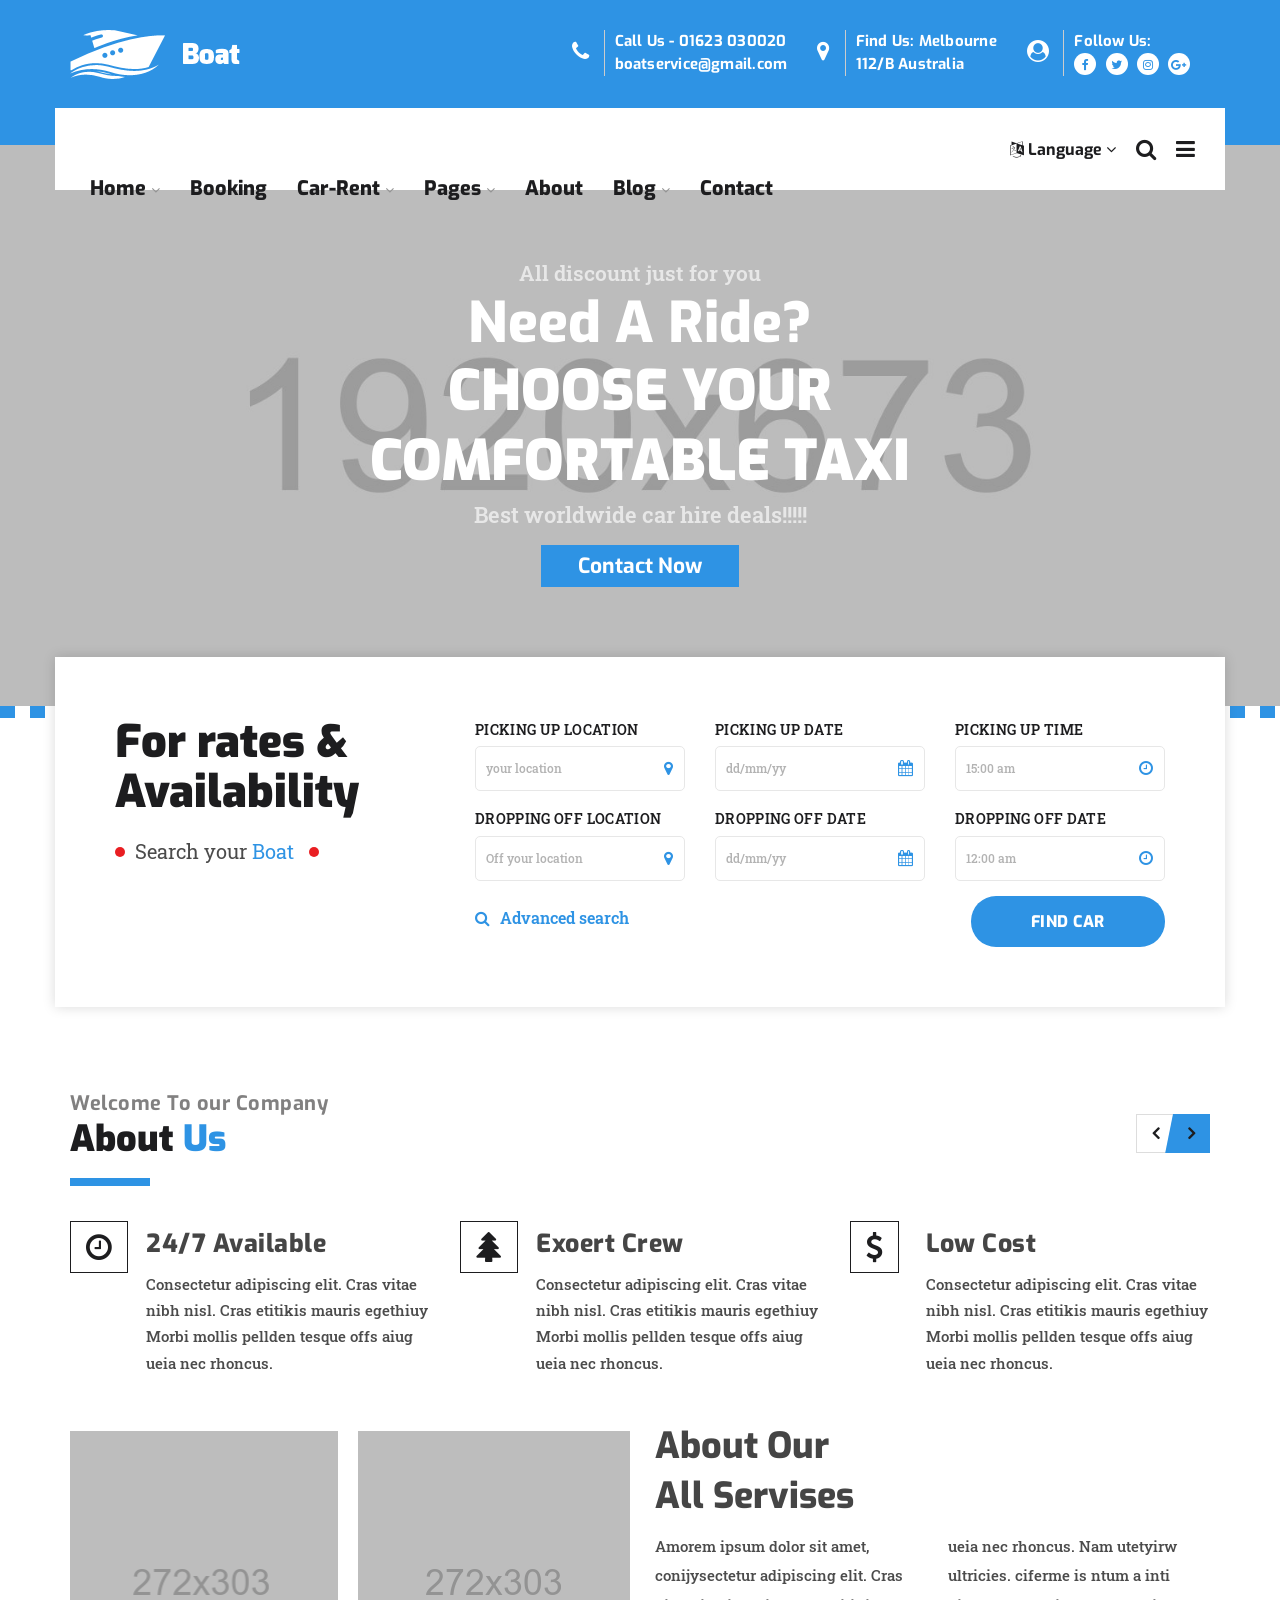
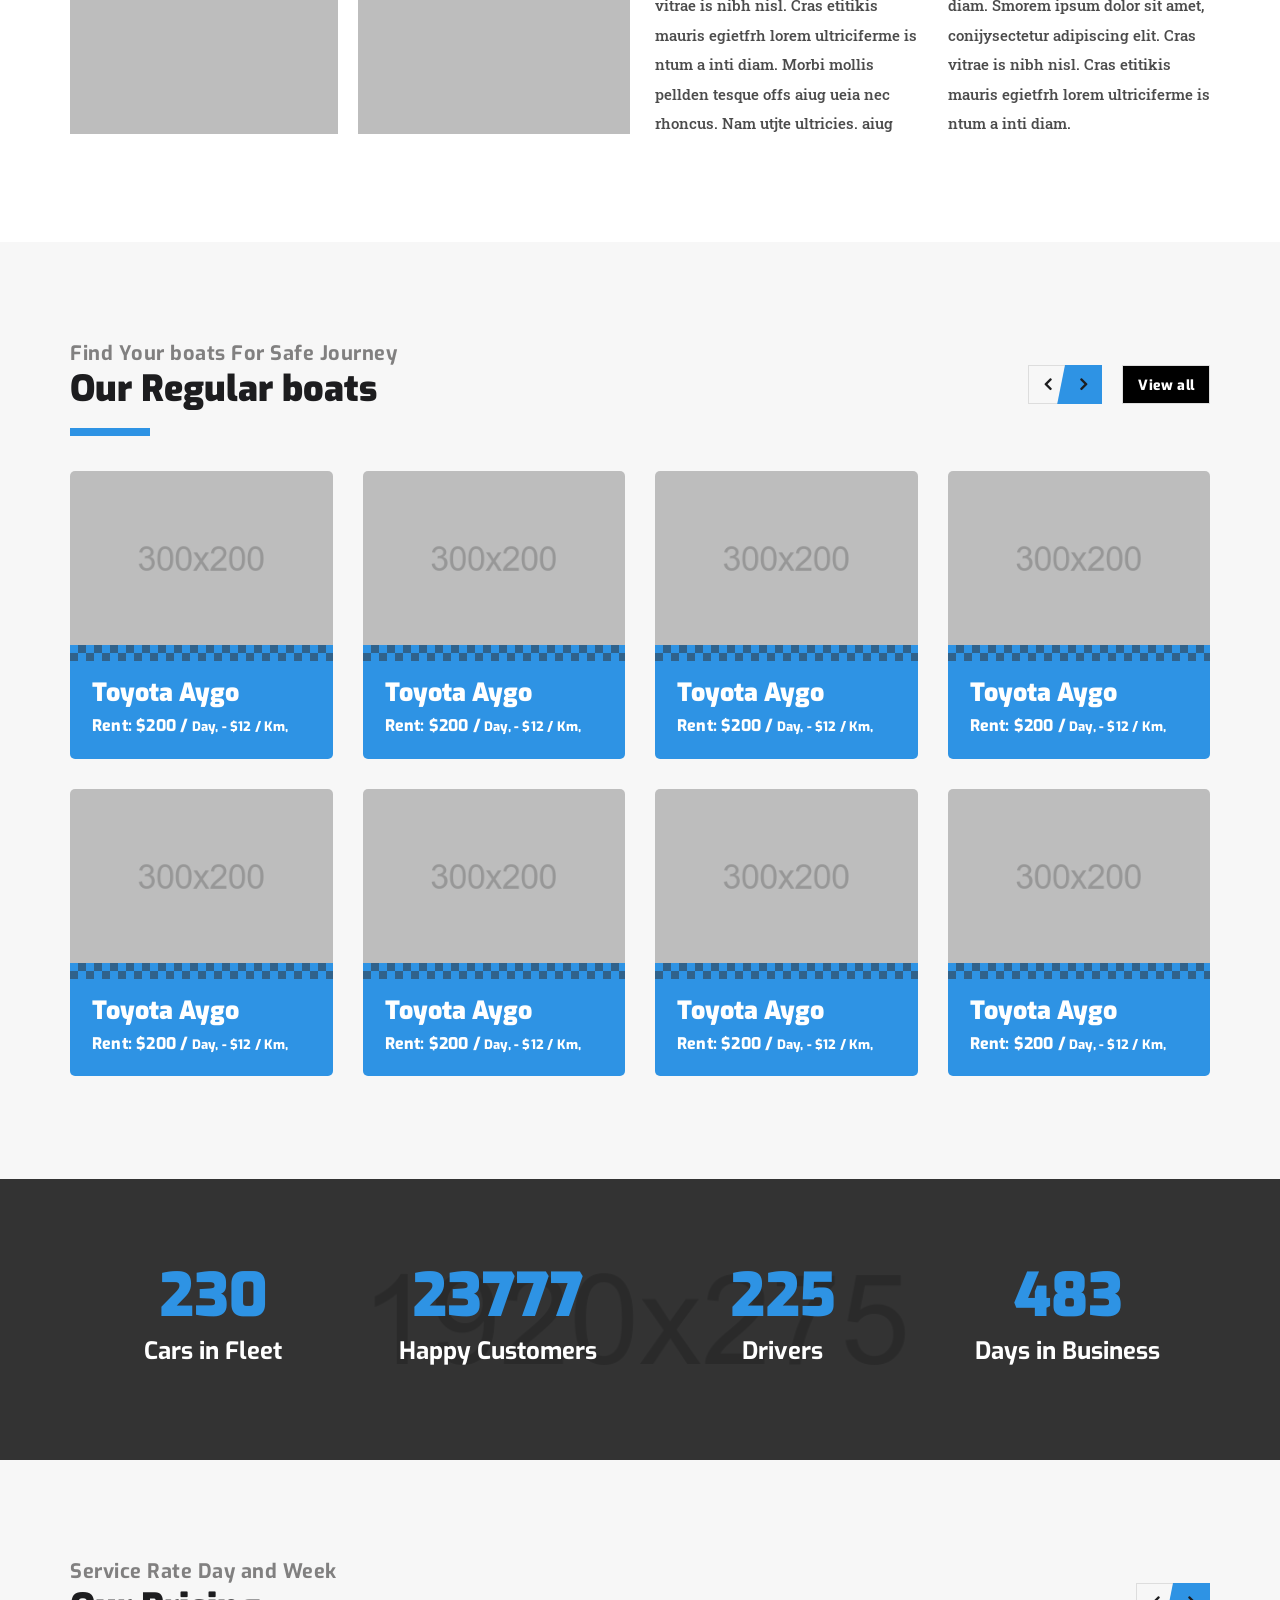
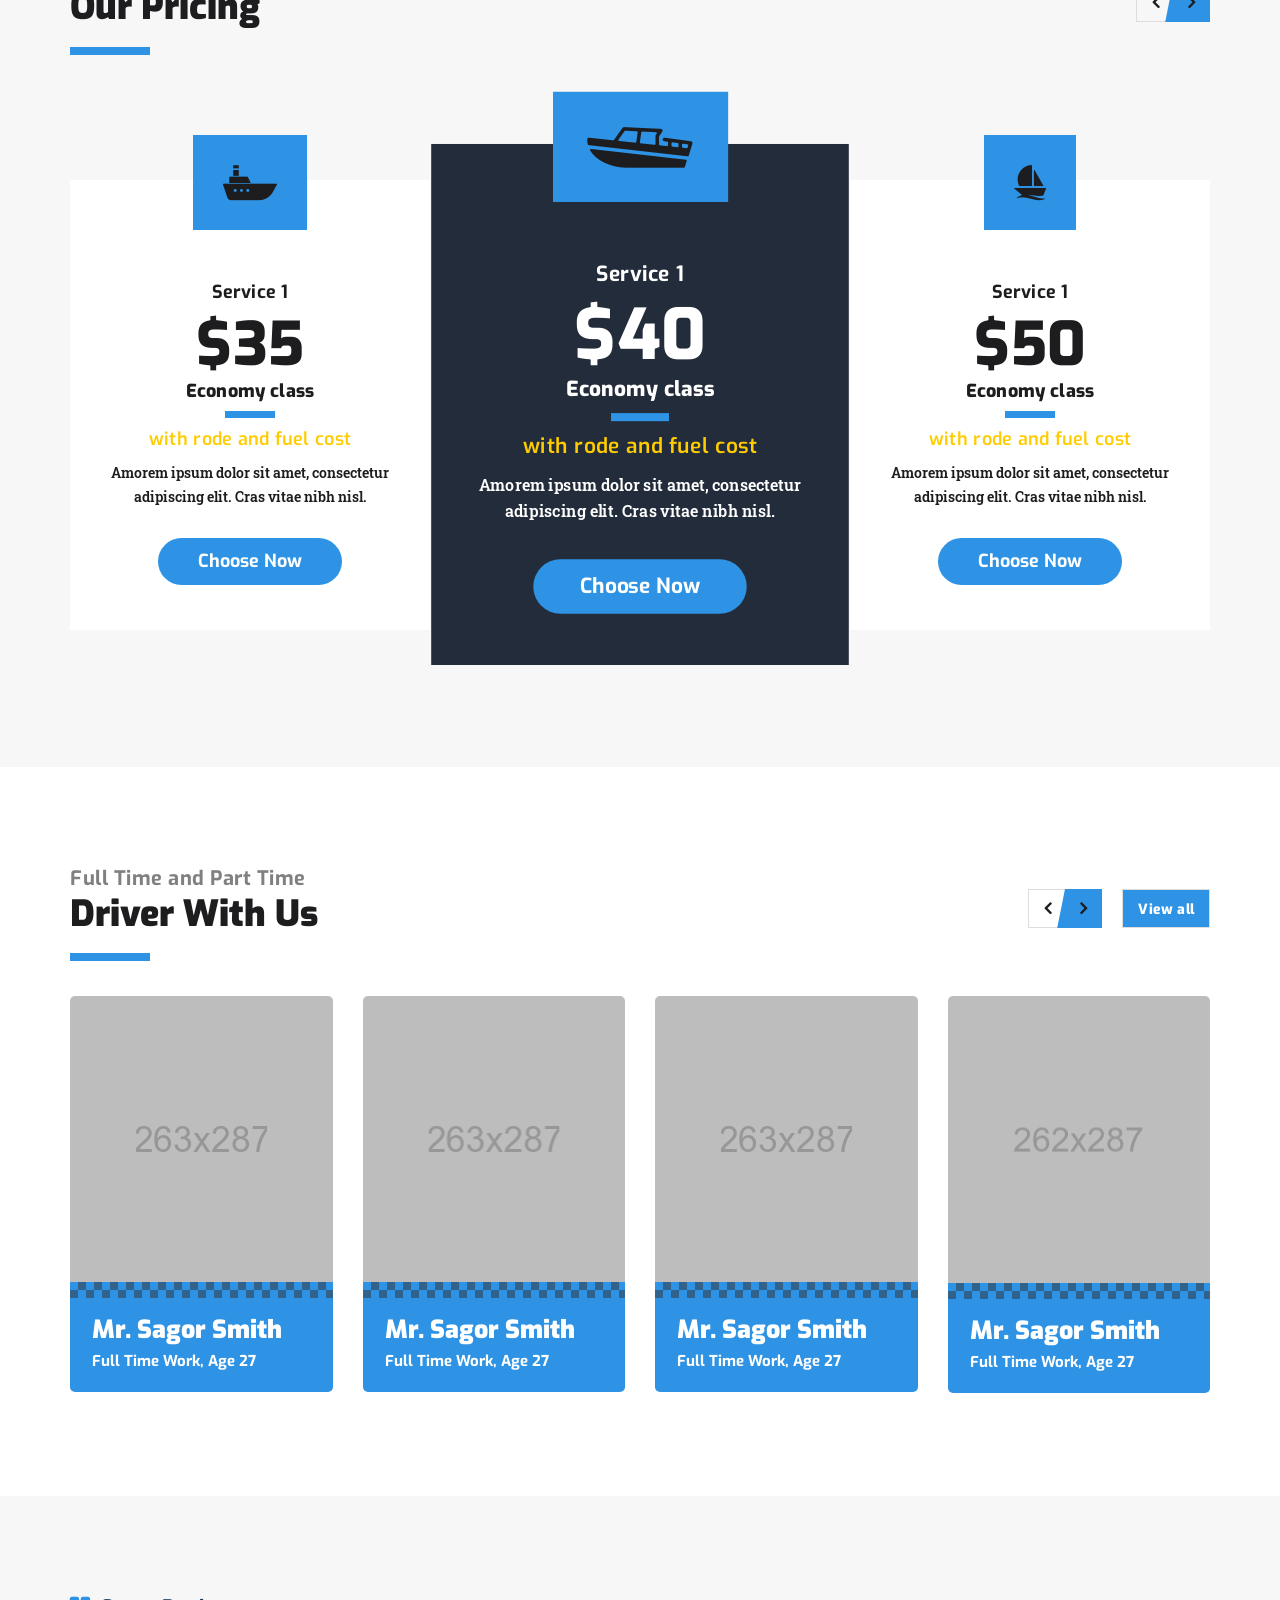
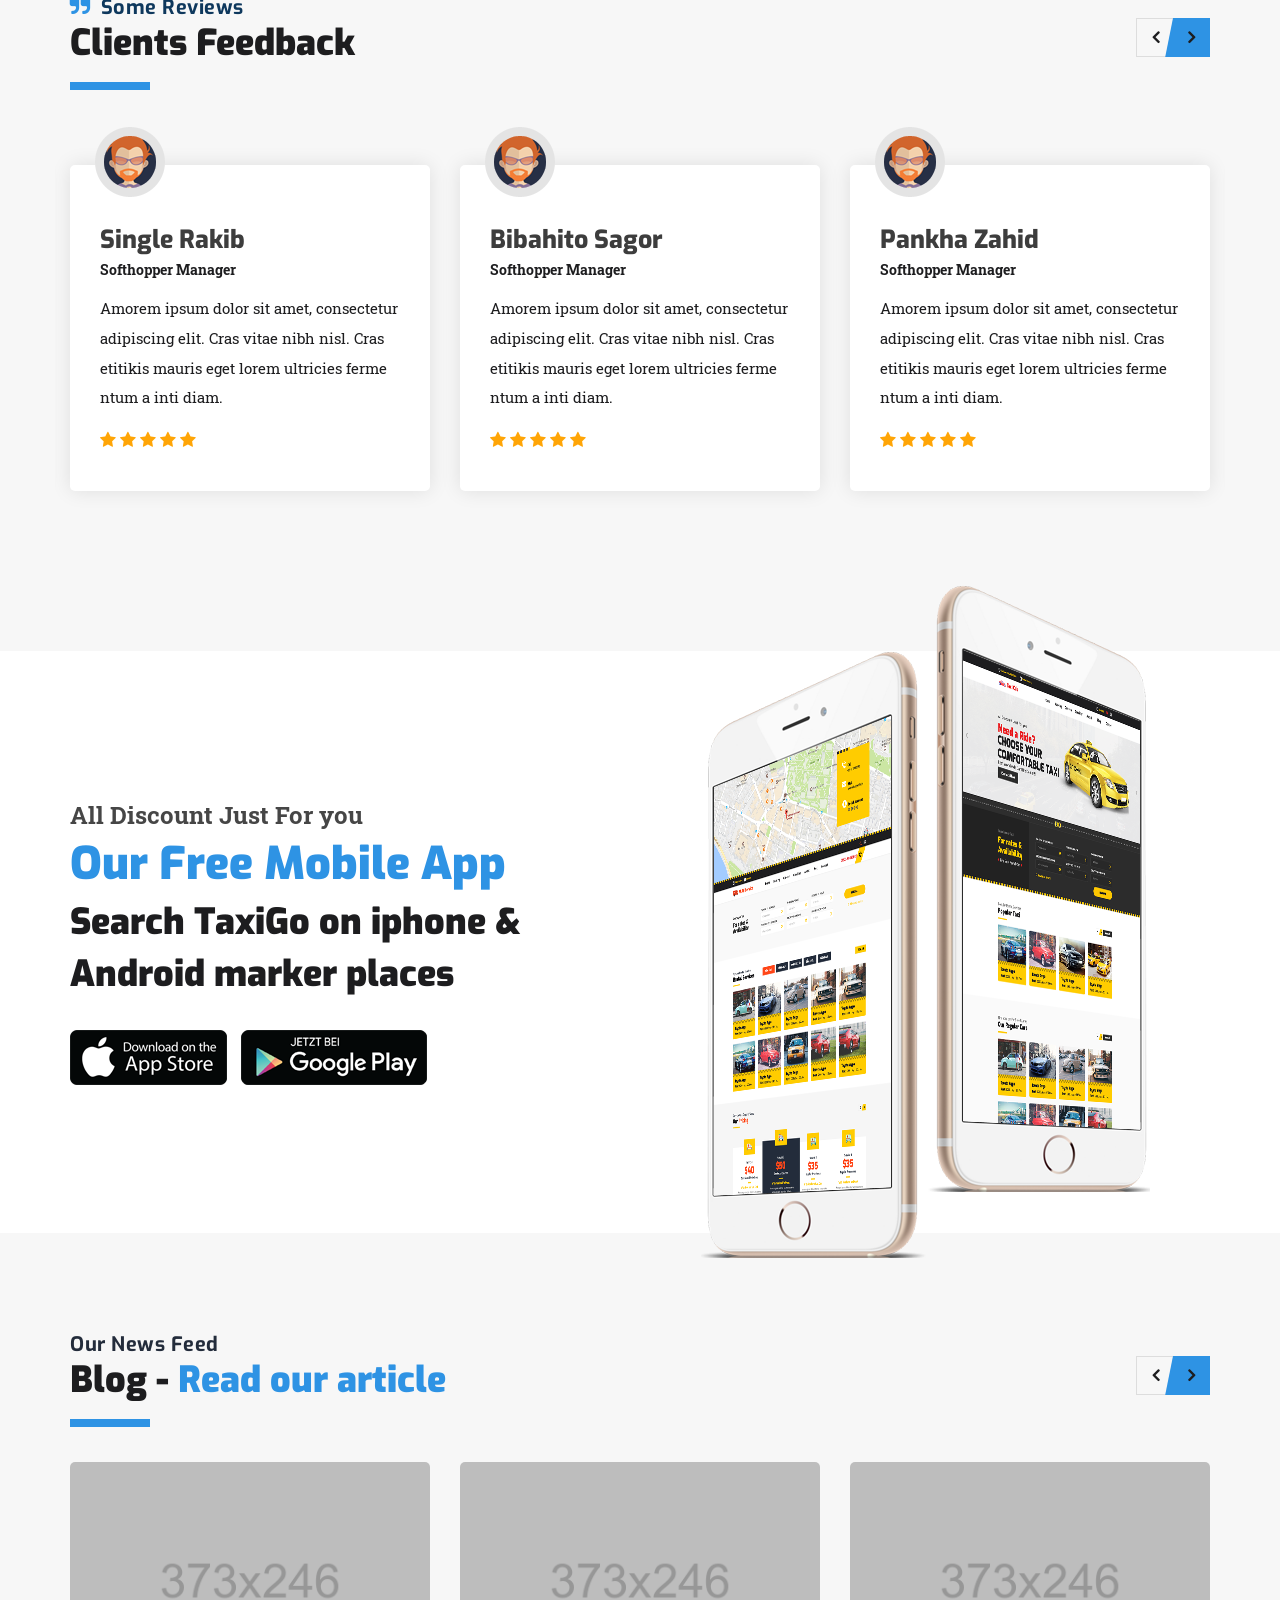
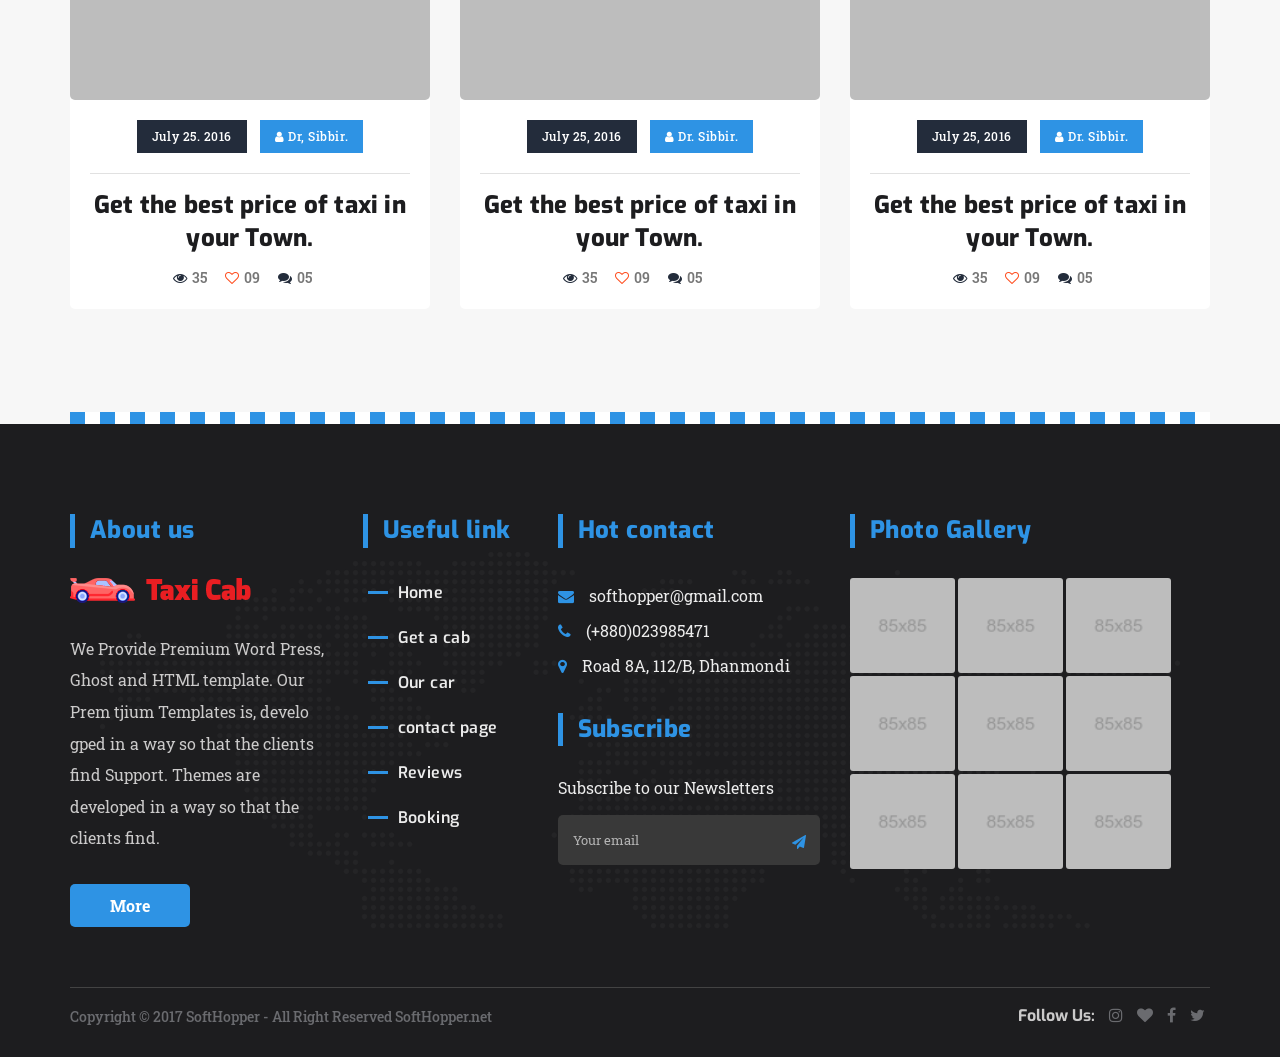
<file: index05.html>
<!doctype html>
<html lang="en">

<head>
    <!-- Basic Page Needs
    ================================================== -->
    <meta charset="utf-8">
    <meta http-equiv="X-UA-Compatible" content="IE=edge">

    <!-- Specific Meta
    ================================================== -->
    <meta name="viewport" content="width=device-width, initial-scale=1, maximum-scale=1">
    <meta name="description" content="Texicab is a modern presentation HTML5 Car Rent template.">
    <meta name="keywords" content="HTML5, Template, Design, Development, Car Rent" />
    <meta name="author" content="">

    <!-- Titles
    ================================================== -->
    <title>Boat Service 01</title>

    <!-- Favicons
    ================================================== -->
    <link rel="shortcut icon" href="assets/images/favicon.ico">
    <link rel="apple-touch-icon" href="assets/images/apple-touch-icon.png">
    <link rel="apple-touch-icon" sizes="72x72" href="images/apple-touch-icon-72x72.png">
    <link rel="apple-touch-icon" sizes="114x114" href="images/apple-touch-icon-114x114.png">

    <!-- Custom Font
    ================================================== -->
    <link href="https://fonts.googleapis.com/css?family=Exo:400,400i,500,500i,600,600i,700,700i,800,800i,900,900i%7cRoboto+Slab:400,700" rel="stylesheet">

    <!-- CSS
    ================================================== -->
    <link rel="stylesheet" href="assets/css/plugins.min.css">
    <link rel="stylesheet" href="assets/css/icons.min.css">
    <link rel="stylesheet" href="assets/css/style.css">
    <link rel="stylesheet" href="assets/css/color-schemer.css">

    <!-- RS5.4 Main Stylesheet -->
    <link rel="stylesheet" type="text/css" href="assets/revolution/css/settings.css">
    <!-- RS5.4 Layers and Navigation Styles -->
    <link rel="stylesheet" type="text/css" href="assets/revolution/css/layers.css">
    <link rel="stylesheet" type="text/css" href="assets/revolution/css/navigation.css">
    
</head>

<body class="theme-blue">
    <!-- ====== Header Top Area ====== --> 
    <header class="header-area header-two blue-theme">
        <div class="container header-top-block">
            <div class="row">
                <div class="col-md-4 col-sm-4 col-xs-7">
                    <div class="site-logo">
                        <a href="index.html"><img src="assets/images/boat-logo.png" alt="header-logo" /></a>
                    </div><!-- /.logo -->
                </div><!-- /.col-md-5 -->

                <!-- PC Top Right Content -->
                <div class="col-md-8 hidden-xs hidden-sm">
                    <div class="header-content-right">
                        <ul>
                            <li>
                                <div class="icon-block">
                                    <i class="fa fa-phone"></i>
                                </div><!-- /.icon-block -->
                                <div class="menu-info">                                
                                    <a href="#">Call Us - 01623 030020</a>
                                    <a href="#">boatservice@gmail.com</a>
                                </div>
                            </li>
                            <li>
                                <div class="icon-block">
                                    <i class="fa fa-map-marker"></i>
                                </div><!-- /.icon-block -->
                                <div class="menu-info">                                
                                    Find Us: Melbourne <br> 112/B Australia
                                </div>
                            </li>
                            <li>
                                <div class="icon-block">
                                    <i class="fa fa-user-circle"></i>
                                </div><!-- /.icon-block -->
                                <div class="social-icon">
                                    <span class="content-title">Follow Us:</span>
                                    <a href="#"><i class="fa fa-facebook"></i></a>
                                    <a href="#"><i class="fa fa-twitter"></i></a>
                                    <a href="#"><i class="fa fa-instagram"></i></a>
                                    <a href="#"><i class="fa fa-google-plus"></i></a>
                                </div><!-- /.social-icon -->
                            </li>
                        </ul>
                    </div><!-- /.left-content -->
                </div><!-- /.col-md-7 -->

                <!-- Mobile Top Right Content -->
                <div class="col-xs-5 visible-xs-block visible-sm-block">  
                    <div class="nav-right-content">
                        <ul class="header-top-menu">
                            <li>
                                <a href="#" class="search-open"><i class="fa fa-search"></i></a>
                            </li>
                            <li>
                                <a href="#" class="trigger-overlay"><i class="fa fa-bars"></i></a>
                            </li>
                        </ul>
                    </div><!-- /.nav-right-content -->
                </div><!-- /.col-xs-5 -->
            </div><!-- /.row -->
        </div><!-- /.container -->

        <div class="container header-bottom-block">        
            <div class="row">
                <div class="col-md-9 col-sm-9 col-xs-1">
                    <nav class="site-navigation top-navigation">
                        <div class="menu-wrapper">
                            <div class="menu-content">
                                <ul class="menu-list">
                                    <li>
                                        <a href="#">Home</a>
                                        <ul class="sub-menu">
                                            <li>
                                                <a href="index.html">Home Layout One</a>
                                            </li>
                                            <li>
                                                <a href="index02.html">Home Layout Two</a>
                                            </li>                                            
                                            <li>
                                                <a href="index03.html">Home Layout Three</a>
                                            </li>                                            
                                            <li>
                                                <a href="index04.html">Home Layout Four</a>
                                            </li>                                            
                                            <li>
                                                <a href="index05.html">Home Layout Five</a>
                                            </li>                                            
                                            <li>
                                                <a href="index06.html">Home Layout Six</a>
                                            </li>                                            
                                            <li>
                                                <a href="index07.html">Home Layout Seven</a>
                                            </li>                                            
                                            <li>
                                                <a href="index08.html">Home Layout Eight</a>
                                            </li>
                                            <li>
                                                <a href="index09.html">Home Layout Nine</a>
                                            </li>                   
                                            <li>
                                                <a href="index10.html">Home Layout Ten</a>
                                            </li>
                                        </ul>
                                    </li>
                                    <li>
                                        <a href="car-single-page.html">Booking</a>
                                    </li>
                                    <li>
                                        <a href="#">Car-rent</a>
                                        <ul class="sub-menu">
                                            <li>
                                                <a href="car-category.html">Car Category 01</a>
                                            </li>                                               
                                            <li>
                                                <a href="car-category-two.html">Car Category 02</a>
                                            </li>  
                                            <li>
                                                <a href="car-category-three.html">Car Category 03</a>
                                            </li>  
                                            <li>
                                                <a href="car-single-page.html">Car Single Page</a>
                                            </li>                                         
                                        </ul>
                                    </li>
                                    <li>
                                        <a href="#">Pages</a>
                                        <ul class="sub-menu">                                        
                                            <li>
                                                <a href="comming-soon.html">Coming Soon</a>
                                            </li>                                            
                                            <li>
                                                <a href="404.html">404</a>
                                            </li>
                                        </ul>
                                    </li>
                                    <li>
                                        <a href="about.html">About</a>
                                    </li>
                                    <li>
                                        <a href="#">Blog</a>
                                        <ul class="sub-menu">
                                            <li>
                                                <a href="blog.html">Blog</a>
                                            </li>                                            
                                            <li>
                                                <a href="blog-single.html">Single Post</a>
                                            </li>
                                        </ul>
                                    </li>
                                    <li>
                                        <a href="contact.html">Contact</a>
                                    </li>
                                </ul> <!-- /.menu-list -->
                            </div> <!-- /.menu-content-->
                        </div> <!-- /.menu-wrapper --> 
                    </nav><!-- /.site-navigation -->
                    <!--Mobile Main Menu-->
                    <div class="mobile-menu-main hidden-md hidden-lg">
                        <div class="menucontent overlaybg"> </div>
                        <div class="menuexpandermain slideRight">
                            <a id="navtoggole-main" class="animated-arrow slideLeft menuclose">
                                <span></span>
                            </a>
                        </div><!--/.menuexpandermain-->

                        <div id="mobile-main-nav" class="mb-navigation slideLeft">
                            <div class="menu-wrapper">
                                <div id="main-mobile-container" class="menu-content clearfix"></div>
                            </div>
                        </div><!--/#mobile-main-nav-->
                    </div><!--/.mobile-menu-main-->
                </div><!-- /.col-md-9 -->

                <div class="col-md-3 col-sm-3 col-xs-11">
                    <div class="nav-right-content">
                        <!-- PC Bottom Right Content -->
                        <ul class="header-top-menu hidden-xs hidden-sm">
                            <li>
                                <a href="#" class="language">
                                    <i class="fa fa-language"></i>
                                    <span>Language</span>
                                </a>
                                <ul class="sub-menu">
                                    <li><a href="#">English</a></li>
                                    <li><a href="#">Español</a></li>
                                    <li><a href="#">Français</a></li>
                                    <li><a href="#">Português</a></li>
                                </ul><!-- /.sub-menu -->
                            </li>
                        </ul>
                        <ul class="header-top-menu hidden-xs hidden-sm">
                            <li>
                                <a href="#" class="search-open"><i class="fa fa-search"></i></a>
                            </li>
                            <li>
                                <a href="#" class="trigger-overlay"><i class="fa fa-bars"></i></a>
                            </li>
                        </ul>

                        <!-- Mobile Bottom Right Content -->
                        <ul class="header-top-menu visible-xs-block visible-sm-block">
                            <li>
                                <a href="#" class="language">
                                    <i class="fa fa-language"></i>
                                    <span>Language</span>
                                </a>
                                <ul class="sub-menu">
                                    <li><a href="#">English</a></li>
                                    <li><a href="#">Español</a></li>
                                    <li><a href="#">Français</a></li>
                                    <li><a href="#">Português</a></li>
                                </ul><!-- /.sub-menu -->
                            </li>
                        </ul>
                    </div><!-- /.nav-right-content -->
                </div><!-- /.col-md-3 -->
            </div><!-- /.row -->
        </div><!-- /.container -->
    </header><!-- /.head-area -->

    <!-- ======= Header Modal Area =======-->
    <div class="header-modal-area">
        <!-- Modal Search -->
        <div class="overlay overlay-scale">
            <button type="button" class="overlay-close">&#x2716;</button>
            <div class="overlay__content">
                <form id="search-form" class="search-form outer" action="#" method="post">
                    <div class="input-group">
                        <input type="text" class=" input--full" placeholder="search text here ..."> 
                    </div>
                    <button class="btn text-uppercase search-button">Search</button>
                </form>
            </div>
        </div>
        <div class="overlay-sidebar">
            <div class="author-area">
                <a href="#" class="closebtn">&times;</a>
                <div class="login-author">   
                    <div class="author-info">                    
                        <div class="author-image blue-border">
                            <img src="assets/images/driver/driver-03.png" alt="author-image" />
                        </div><!-- /.author-image -->
                        <div class="author-des">
                            <h4 class="author-name">Mr. Johan Smith</h4>
                            <p class="author-description">Programmer</p>
                        </div><!-- /.author-des -->
                    </div><!-- /.author-info -->             
                    <div class="author-menu">
                        <ul class="blue-color">
                            <li><a href=""><i class="fa fa-user-circle-o"></i>Author Dashboard</a></li>
                            <li><a href=""><i class="fa fa-envelope-open"></i>Your Inbox</a></li>
                            <li><a href=""><i class="fa fa-location-arrow"></i>Track your texi</a></li>
                            <li><a href=""><i class="fa fa-area-chart"></i>Your Bookings Status</a></li>
                            <li><a href=""><i class="fa fa-automobile"></i>New Bookings</a></li>
                            <li><a href=""><i class="fa fa-archive"></i>Your Bookings</a></li>
                            <li><a href=""><i class="fa fa-money"></i>Your Deposit - $150.00</a></li>
                            <li><a href=""><i class="fa fa-sign-out"></i>Sign Out</a></li>
                        </ul>
                    </div><!-- /.author-menu -->
                </div><!-- /.login-author -->
            </div><!-- /.author-area -->
        </div><!-- /.overlay-sidebar -->
    </div><!-- /.header-modal-area -->

    <!-- ======= Main Slider Area =======-->
    <div class="slider-block">    
        <div class="rev_slider_wrapper">
            <div class="rev_slider carrent-slider" >
                <ul>
                    <!-- slide 1 --> 
                    <li data-transition="fade" data-slotamount="default" data-easein="Power4.easeInOut" data-easeout="Power4.easeInOut" data-masterspeed="2000" data-rotate="0"  data-fstransition="fade" data-fsmasterspeed="1500" data-fsslotamount="7" data-saveperformance="off"  data-title="materialize Material" data-description="">

                        <!-- main image -->
                        <img src="assets/images/slider-car/slider-bg-04.jpg"  alt=""  data-bgposition="center center" data-bgfit="cover" data-bgrepeat="no-repeat" class="rev-slidebg" data-no-retina>

                        <!-- layer no 1 -->
                        <div class="tp-caption tp-resizeme rev-subheading"
                            data-x="['center']" data-hoffset="['0']" 
                            data-y="['center']" data-voffset="['-163','-163','-130','-130']"
                            data-fontsize="['22']"
                            data-lineheight="['30']"
                            data-width="none"
                            data-height="none"
                            data-whitespace="nowrap"
                            data-transform_idle="o:1;"
                            data-transform_in="y:[100%];z:0;rX:0deg;rY:0;rZ:0;sX:1;sY:1;skX:0;skY:0;opacity:0;s:600;e:Power4.easeInOut;" 
                            data-transform_out="y:[100%];s:1000;e:Power2.easeInOut;s:1000;e:Power2.easeInOut;" 
                            data-mask_in="x:0px;y:[100%];s:inherit;e:inherit;" 
                            data-mask_out="x:inherit;y:inherit;s:inherit;e:inherit;" 
                            data-start="800" 
                            data-splitin="none" 
                            data-splitout="none" 
                            data-responsive_offset="on"
                            style="z-index: 5; color: #e7e7e7; font-weight: 600; font-family: inherit;">All discount just for you
                        </div>

                        <!-- layer no 2 -->
                        <div class="tp-caption tp-resizeme rev-subheading"
                            data-x="['center']" data-hoffset="['0']" 
                            data-y="['center','center','middle','middle']" data-voffset="['-110','-110','-85','-85']"
                            data-whitespace="nowrap"
                            data-transform_idle="o:1;"
                            data-fontsize="['60','60','45','45']"
                            data-lineheight="['60','60','45','45']"
                            data-transform_in="y:[100%];z:0;rX:0deg;rY:0;rZ:0;sX:1;sY:1;skX:0;skY:0;opacity:0;s:600;e:Power4.easeInOut;" 
                            data-transform_out="y:[100%];s:1000;e:Power2.easeInOut;s:1000;e:Power2.easeInOut;" 
                            data-mask_in="x:0px;y:[100%];s:inherit;e:inherit;" 
                            data-mask_out="x:inherit;y:inherit;s:inherit;e:inherit;" 
                            data-start="1000" 
                            data-splitin="none" 
                            data-splitout="none" 
                            data-responsive_offset="on"
                            style="z-index: 6; color: #ffffff; font-family: 'Exo', sans-serif; font-weight: 800;">Need A Ride?
                        </div>

                        <!-- layer no 3 -->
                        <div class="tp-caption tp-resizeme NotGeneric-Title"
                            data-x="['center']" data-hoffset="['0']" 
                            data-y="['middle']" data-voffset="['0','0','0','0']"
                            data-whitespace="nowrap"
                            data-transform_idle="o:1;"
                            data-fontsize="['60','60','45','45']"
                            data-lineheight="['75','75','45','45']"
                            data-transform_in="y:[100%];z:0;rX:0deg;rY:0;rZ:0;sX:1;sY:1;skX:0;skY:0;opacity:0;s:600;e:Power4.easeInOut;" 
                            data-transform_out="y:[100%];s:1000;e:Power2.easeInOut;s:1000;e:Power2.easeInOut;" 
                            data-mask_in="x:0px;y:[100%];s:inherit;e:inherit;" 
                            data-mask_out="x:inherit;y:inherit;s:inherit;e:inherit;" 
                            data-start="1000" 
                            data-splitin="none" 
                            data-splitout="none" 
                            data-responsive_offset="on"
                            style="z-index: 7; color: #fff; font-family: 'Exo', sans-serif; font-weight: 900; text-transform: uppercase; text-align: center;">Choose your<br> Comfortable Taxi
                        </div>

                        <!-- layer no 4 -->
                        <div class="tp-caption rev-subheading tp-resizeme"
                            data-x="['center']" data-hoffset="['0']" 
                            data-y="['middle']" data-voffset="['95','95','75','75']"
                            data-fontsize="['24','24','24','24']"
                            data-lineheight="['20','20','20','20']"
                            data-width="none"
                            data-height="none"
                            data-whitespace="nowrap"
                            data-transform_idle="o:1;"
                            data-transform_in="y:[100%];z:0;rX:0deg;rY:0;rZ:0;sX:1;sY:1;skX:0;skY:0;opacity:0;s:600;e:Power4.easeInOut;" 
                            data-transform_out="y:[100%];s:1000;e:Power2.easeInOut;s:1000;e:Power2.easeInOut;" 
                            data-mask_in="x:0px;y:[100%];s:inherit;e:inherit;" 
                            data-mask_out="x:inherit;y:inherit;s:inherit;e:inherit;" 
                            data-start="800" 
                            data-splitin="none" 
                            data-splitout="none" 
                            data-responsive_offset="on"
                            style="z-index: 5; color: #e7e7e7; font-weight: 600; font-family: inherit;">Best worldwide car hire deals!!!!!
                        </div>

                        <!-- layer no 5 -->
                        <div class="tp-caption tp-resizeme"
                            data-x="['center']" data-hoffset="['0']" 
                            data-y="['middle']" data-voffset="['150','150','135','135']"
                            data-fontsize="['22','22','22','22']"
                            data-lineheight="['45','45','45','45']"
                            data-width="none"
                            data-height="none"
                            data-whitespace="nowrap"
                            data-transform_idle="o:1;"
                            data-style_hover="cursor:default;"
                            data-transform_in="y:[100%];z:0;rX:0deg;rY:0;rZ:0;sX:1;sY:1;skX:0;skY:0;opacity:0;s:600;e:Power4.easeInOut;" 
                            data-transform_out="y:[100%];s:600;e:Power2.easeInOut;s:600;e:Power2.easeInOut;" 
                            data-mask_in="x:0px;y:[100%];s:inherit;e:inherit;" 
                            data-mask_out="x:inherit;y:inherit;s:inherit;e:inherit;" 
                            data-start="1200" 
                            data-splitin="none" 
                            data-splitout="none" 
                            data-responsive_offset="on"
                            style="z-index: 7; font-weight: bold; font-family: 'Exo', sans-serif;">
                            <a href="#" class="button blue-button slider-button" data-fontsize="['22','22','22','22']">Contact Now</a>
                        </div>
                    </li><!-- /.slide 1 -->

                    <!-- slide 2 --> 
                    <li data-transition="fade" data-slotamount="default" data-easein="Power4.easeInOut" data-easeout="Power4.easeInOut" data-masterspeed="2000" data-rotate="0"  data-fstransition="fade" data-fsmasterspeed="1500" data-fsslotamount="7" data-saveperformance="off"  data-title="materialize Material" data-description="">

                        <!-- main image -->
                        <img src="assets/images/slider-car/slider-bg-05.jpg"  alt=""  data-bgposition="center center" data-bgfit="cover" data-bgrepeat="no-repeat" class="rev-slidebg" data-no-retina>

                        <!-- layer no 1 -->
                        <div class="tp-caption tp-resizeme rev-subheading"
                            data-x="['center']" data-hoffset="['0']" 
                            data-y="['center']" data-voffset="['-163','-163','-130','-130']"
                            data-fontsize="['22']"
                            data-lineheight="['30']"
                            data-width="none"
                            data-height="none"
                            data-whitespace="nowrap"
                            data-transform_idle="o:1;"
                            data-transform_in="y:[100%];z:0;rX:0deg;rY:0;rZ:0;sX:1;sY:1;skX:0;skY:0;opacity:0;s:600;e:Power4.easeInOut;" 
                            data-transform_out="y:[100%];s:1000;e:Power2.easeInOut;s:1000;e:Power2.easeInOut;" 
                            data-mask_in="x:0px;y:[100%];s:inherit;e:inherit;" 
                            data-mask_out="x:inherit;y:inherit;s:inherit;e:inherit;" 
                            data-start="800" 
                            data-splitin="none" 
                            data-splitout="none" 
                            data-responsive_offset="on"
                            style="z-index: 5; color: #e7e7e7; font-weight: 600; font-family: inherit;">All discount just for you
                        </div>

                        <!-- layer no 2 -->
                        <div class="tp-caption tp-resizeme rev-subheading"
                            data-x="['center']" data-hoffset="['0']" 
                            data-y="['center','center','middle','middle']" data-voffset="['-110','-110','-85','-85']"
                            data-whitespace="nowrap"
                            data-transform_idle="o:1;"
                            data-fontsize="['60','60','45','45']"
                            data-lineheight="['60','60','45','45']"
                            data-transform_in="y:[100%];z:0;rX:0deg;rY:0;rZ:0;sX:1;sY:1;skX:0;skY:0;opacity:0;s:600;e:Power4.easeInOut;" 
                            data-transform_out="y:[100%];s:1000;e:Power2.easeInOut;s:1000;e:Power2.easeInOut;" 
                            data-mask_in="x:0px;y:[100%];s:inherit;e:inherit;" 
                            data-mask_out="x:inherit;y:inherit;s:inherit;e:inherit;" 
                            data-start="1000" 
                            data-splitin="none" 
                            data-splitout="none" 
                            data-responsive_offset="on"
                            style="z-index: 6; color: #ffffff; font-family: 'Exo', sans-serif; font-weight: 800;">Need A Ride?
                        </div>

                        <!-- layer no 3 -->
                        <div class="tp-caption tp-resizeme NotGeneric-Title"
                            data-x="['center']" data-hoffset="['0']" 
                            data-y="['middle']" data-voffset="['0','0','0','0']"
                            data-whitespace="nowrap"
                            data-transform_idle="o:1;"
                            data-fontsize="['60','60','45','45']"
                            data-lineheight="['75','75','45','45']"
                            data-transform_in="y:[100%];z:0;rX:0deg;rY:0;rZ:0;sX:1;sY:1;skX:0;skY:0;opacity:0;s:600;e:Power4.easeInOut;" 
                            data-transform_out="y:[100%];s:1000;e:Power2.easeInOut;s:1000;e:Power2.easeInOut;" 
                            data-mask_in="x:0px;y:[100%];s:inherit;e:inherit;" 
                            data-mask_out="x:inherit;y:inherit;s:inherit;e:inherit;" 
                            data-start="1000" 
                            data-splitin="none" 
                            data-splitout="none" 
                            data-responsive_offset="on"
                            style="z-index: 7; color: #fff; font-family: 'Exo', sans-serif; font-weight: 900; text-transform: uppercase; text-align: center;">Choose your<br> Comfortable Taxi
                        </div>

                        <!-- layer no 4 -->
                        <div class="tp-caption rev-subheading tp-resizeme"
                            data-x="['center']" data-hoffset="['0']" 
                            data-y="['middle']" data-voffset="['95','95','75','75']"
                            data-fontsize="['24','24','24','24']"
                            data-lineheight="['20','20','20','20']"
                            data-width="none"
                            data-height="none"
                            data-whitespace="nowrap"
                            data-transform_idle="o:1;"
                            data-transform_in="y:[100%];z:0;rX:0deg;rY:0;rZ:0;sX:1;sY:1;skX:0;skY:0;opacity:0;s:600;e:Power4.easeInOut;" 
                            data-transform_out="y:[100%];s:1000;e:Power2.easeInOut;s:1000;e:Power2.easeInOut;" 
                            data-mask_in="x:0px;y:[100%];s:inherit;e:inherit;" 
                            data-mask_out="x:inherit;y:inherit;s:inherit;e:inherit;" 
                            data-start="800" 
                            data-splitin="none" 
                            data-splitout="none" 
                            data-responsive_offset="on"
                            style="z-index: 5; color: #e7e7e7; font-weight: 600; font-family: inherit;">Best worldwide car hire deals!!!!!
                        </div>

                        <!-- layer no 5 -->
                        <div class="tp-caption tp-resizeme"
                            data-x="['center']" data-hoffset="['0']" 
                            data-y="['middle']" data-voffset="['150','150','135','135']"
                            data-fontsize="['22','22','22','22']"
                            data-lineheight="['45','45','45','45']"
                            data-width="none"
                            data-height="none"
                            data-whitespace="nowrap"
                            data-transform_idle="o:1;"
                            data-style_hover="cursor:default;"
                            data-transform_in="y:[100%];z:0;rX:0deg;rY:0;rZ:0;sX:1;sY:1;skX:0;skY:0;opacity:0;s:600;e:Power4.easeInOut;" 
                            data-transform_out="y:[100%];s:600;e:Power2.easeInOut;s:600;e:Power2.easeInOut;" 
                            data-mask_in="x:0px;y:[100%];s:inherit;e:inherit;" 
                            data-mask_out="x:inherit;y:inherit;s:inherit;e:inherit;" 
                            data-start="1200" 
                            data-splitin="none" 
                            data-splitout="none" 
                            data-responsive_offset="on"
                            style="z-index: 7; font-weight: bold; font-family: 'Exo', sans-serif;">
                            <a href="#" class="button blue-button slider-button" data-fontsize="['22','22','22','22']">Contact Now</a>
                        </div>
                    </li><!-- /.slide 2 -->
                </ul>             
            </div><!-- /.revolution slider -->
        </div><!-- /.slider wrapper -->
    </div><!-- /.slider-block -->

    <div class="vehicle-multi-border blue-white"></div><!-- /.vehicle-multi-border -->

    <!-- ====== Check Vehicle Area ====== --> 
    <div class="check-vehicle-block check-boxshadow theme-blue">
        <div class="container">
            <div class="row">
                <div class="col-md-4">
                    <div class="check-content check-vehicle-two">
                        <h2 class="title">For rates &amp; Availability</h2>
                        <h3 class="subtitle">Search your <span>Boat</span></h3>
                    </div><!-- /.check-content -->
                </div><!-- col-md-4 -->

                <div class="col-md-8">
                    <form action="#" method="get" class="advance-search-query check-vehicle-two blue-theme">
                        <div class="regular-search">                        
                            <div class="row">
                                <div class="col-md-4">
                                    <label class="text-uppercase">Picking up location</label>
                                    <div class="input">
                                        <i class="fa fa-map-marker"></i>
                                        <input type="text" placeholder="your location" class="pick-location form-controller">
                                    </div><!--/.input-->
                                </div><!--/.col-md-4-->

                                <div class="col-md-4">
                                    <label class="text-uppercase">Picking up date</label>
                                    <div class="input">
                                        <i class="fa fa-calendar"></i>
                                        <input type="text" class="date-start date-selector form-controller" placeholder="dd/mm/yy">
                                    </div><!--/.input-->
                                </div><!--/.col-md-4-->

                                <div class="col-md-4">
                                    <label class="text-uppercase">Picking up Time</label>
                                    <div class="input">
                                        <i class="fa fa-clock-o"></i>
                                        <input type="text" class="time-selector form-controller" placeholder="15:00 am">
                                      </div><!--/.input-->
                                </div><!--/.col-md-4-->
                                
                                <div class="clearfix"></div><!-- /.clearfix -->

                                <div class="col-md-4">
                                    <label class="text-uppercase">Dropping off location</label>
                                    <div class="input">
                                        <i class="fa fa-map-marker"></i>
                                        <input type="text" placeholder="Off your location" class="drop-location form-controller">
                                    </div><!--/.input-->
                                </div><!--/.col-md-4-->

                                <div class="col-md-4">
                                    <label class="text-uppercase">Dropping off date</label>
                                    <div class="input">
                                        <i class="fa fa-calendar"></i>
                                        <input type="text" class="date-end date-selector form-controller" placeholder="dd/mm/yy">
                                    </div><!--/.input-->
                                </div><!--/.col-md-4-->

                                <div class="col-md-4">
                                    <label class="text-uppercase">Dropping off date</label>
                                    <div class="input">
                                        <i class="fa fa-clock-o"></i>
                                        <input type="text" class="time-selector form-controller" placeholder="12:00 am">
                                    </div><!--/.input-->
                                </div><!--/.col-md-4-->
                            </div><!-- /.row -->
                        </div><!-- /.regular-search -->

                        <div class="advance-search">
                            <div class="row">
                                <div class="col-md-4">
                                    <label class="text-uppercase">Your Budget</label>
                                    <div class="input">
                                        <i class="fa fa-money"></i>
                                        <input type="text" class="budget-fields form-controller" placeholder="Start form $20">
                                    </div><!--/.input-->
                                </div><!--/.col-md-4-->
                                <div class="col-md-4">
                                    <label class="text-uppercase">Class</label>
                                    <div class="input">
                                        <select>
                                            <option value="0" selected="selected">Intermediate</option>
                                            <option value="1">Intermediate</option>
                                            <option value="2">Compact</option>
                                            <option value="3">Station Wagon</option>
                                            <option value="4">SUV</option>
                                            <option value="5">Minibus</option>
                                        </select>
                                    </div><!--/.input-->
                                </div><!--/.col-md-4-->
                                <div class="col-md-4">
                                    <label class="text-uppercase">Fuel</label>
                                    <div class="input">
                                        <select>
                                            <option value="0" selected="selected">Petrol</option>
                                            <option value="1">Diesel</option>
                                            <option value="2">Octen</option>
                                        </select>
                                    </div><!--/.input-->
                                </div><!--/.col-md-4-->
                            </div><!-- /.row -->
                        </div><!-- /.advance-search -->

                        <div class="check-vehicle-footer">
                            <div class="row">                            
                                <div class="advanced-search">
                                    <a href="#" class="advanced-search-btn"><i class="fa fa-search"></i>Advanced search</a>
                                </div>
                                <button type="submit" class="button">find car</button>
                            </div><!-- /.row -->
                        </div><!-- /.check-vehicle-footer -->
                    </form><!-- /.advance_search_query -->
                </div><!-- /.col-md-8 -->
            </div><!-- /.row -->
        </div><!--/.container -->
    </div><!-- /.check-vehicle-block-->

    <!-- ====== About Us Block ====== --> 
    <div class="about-us-block pd-75">
        <div class="container">
            <div class="row tb default-margin-bottom theme-blue">
                <!-- block-title-area -->
                <div class="col-md-10 block-title-area tb-cell">
                    <div class="heading-content style-one border blue-border">
                        <h3 class="subtitle">Welcome To our Company</h3>
                        <h2 class="title">About <span class="red-color">Us</span></h2>
                    </div><!-- /.heading-content-one -->
                </div><!-- /.col-md-10 -->

                <!-- block-navigation-area -->
                <div class="col-md-2 block-navigation-area hidden-xs tb-cell">
                    <div class="item-navigation nav-right">
                        <a href="#" class="previous-item">
                            <i class="fa fa-angle-left"></i> 
                        </a>

                        <a href="#" class="next-item">
                            <i class="fa fa-angle-right"></i> 
                        </a>
                    </div><!-- /.item-navigation -->
                </div><!-- /.col-md-2 -->
            </div><!-- /.row --> 

            <div class="about-us-slider slider-style-two owl-carousel" data-item="[1,1,1,1]">
                <div class="item">
                    <div class="row">
                        <div class="col-md-4">
                            <div class="about-item mr-btm-30">
                                <div class="about-image">
                                    <a href="#"><i class="fa fa-clock-o"></i></a>
                                </div><!-- /.about-image -->
                                <div class="about-details-content">
                                    <h3 class="about-title">24/7 Available</h3>
                                    <p class="about-details">Consectetur adipiscing elit. Cras vitae nibh nisl. Cras etitikis mauris egethiuy Morbi mollis pellden tesque offs aiug ueia nec rhoncus.</p>
                                </div><!-- /.about-details-content -->
                            </div><!-- /.about-item -->
                        </div><!-- /.col-md-4 -->
                    
                        <div class="col-md-4">
                            <div class="about-item mr-btm-30">
                                <div class="about-image">
                                    <a href="#"><i class="fa fa-tree"></i></a>
                                </div><!-- /.about-image -->
                                <div class="about-details-content">
                                    <h3 class="about-title">Exoert Crew</h3>
                                    <p class="about-details">Consectetur adipiscing elit. Cras vitae nibh nisl. Cras etitikis mauris egethiuy Morbi mollis pellden tesque offs aiug ueia nec rhoncus.</p>
                                </div><!-- /.about-details-content -->
                            </div><!-- /.about-item -->
                        </div><!-- /.col-md-4 -->
                    
                        <div class="col-md-4">
                            <div class="about-item mr-btm-30">
                                <div class="about-image">
                                    <a href="#"><i class="fa fa-usd"></i></a>
                                </div><!-- /.about-image -->
                                <div class="about-details-content">
                                    <h3 class="about-title">Low Cost</h3>
                                    <p class="about-details">Consectetur adipiscing elit. Cras vitae nibh nisl. Cras etitikis mauris egethiuy Morbi mollis pellden tesque offs aiug ueia nec rhoncus.</p>
                                </div><!-- /.about-details-content -->
                            </div><!-- /.about-item -->
                        </div><!-- /.col-md-4 -->
                    </div><!-- /.row -->

                    <div class="row">
                        <div class="col-md-6">
                            <div class="row">
                                <div class="col-md-6 col-sm-6 col-xs-6 pd-10">
                                    <img src="assets/images/about/service01.png" alt="car-item" />
                                </div><!-- /.col-md-6 -->
                                <div class="col-md-6 col-sm-6 col-xs-6 pd-10">
                                    <img src="assets/images/about/service02.png" alt="car-item" />
                                </div><!-- /.col-md-6 -->
                            </div><!-- /.row -->
                        </div><!-- /.col-md-6 -->

                        <div class="col-md-6">
                            <div class="about-service-details">
                                <h2 class="service-title">About Our <br />All Servises</h2>
                                <p class="discription">Amorem ipsum dolor sit amet, conijysectetur adipiscing elit. Cras vitrae is nibh nisl. Cras etitikis mauris egietfrh lorem ultriciferme is ntum a inti diam. Morbi mollis pellden tesque offs aiug ueia nec rhoncus. Nam utjte ultricies. aiug ueia nec rhoncus. Nam utetyirw ultricies. ciferme is ntum a inti diam. Smorem ipsum dolor sit amet, conijysectetur adipiscing elit. Cras vitrae is nibh nisl. Cras etitikis mauris egietfrh lorem ultriciferme is ntum a inti diam.</p>
                            </div><!-- /.about-service-details -->
                        </div><!-- /.col-md-6 -->
                    </div><!-- /.row -->
                </div><!-- /.item --> 

                <div class="item">
                    <div class="row">
                        <div class="col-md-4">
                            <div class="about-item mr-btm-30">
                                <div class="about-image">
                                    <a href="#"><i class="fa fa-clock-o"></i></a>
                                </div><!-- /.about-image -->
                                <div class="about-details-content">
                                    <h3 class="about-title">24/7 Available</h3>
                                    <p class="about-details">Consectetur adipiscing elit. Cras vitae nibh nisl. Cras etitikis mauris egethiuy Morbi mollis pellden tesque offs aiug ueia nec rhoncus.</p>
                                </div><!-- /.about-details-content -->
                            </div><!-- /.about-item -->
                        </div><!-- /.col-md-4 -->
                    
                        <div class="col-md-4">
                            <div class="about-item mr-btm-30">
                                <div class="about-image">
                                    <a href="#"><i class="fa fa-tree"></i></a>
                                </div><!-- /.about-image -->
                                <div class="about-details-content">
                                    <h3 class="about-title">24/7 Available</h3>
                                    <p class="about-details">Consectetur adipiscing elit. Cras vitae nibh nisl. Cras etitikis mauris egethiuy Morbi mollis pellden tesque offs aiug ueia nec rhoncus.</p>
                                </div><!-- /.about-details-content -->
                            </div><!-- /.about-item -->
                        </div><!-- /.col-md-4 -->
                    
                        <div class="col-md-4">
                            <div class="about-item mr-btm-30">
                                <div class="about-image">
                                    <a href="#"><i class="fa fa-usd"></i></a>
                                </div><!-- /.about-image -->
                                <div class="about-details-content">
                                    <h3 class="about-title">24/7 Available</h3>
                                    <p class="about-details">Consectetur adipiscing elit. Cras vitae nibh nisl. Cras etitikis mauris egethiuy Morbi mollis pellden tesque offs aiug ueia nec rhoncus.</p>
                                </div><!-- /.about-details-content -->
                            </div><!-- /.about-item -->
                        </div><!-- /.col-md-4 -->
                    </div><!-- /.row -->

                    <div class="row">
                        <div class="col-md-6">
                            <div class="row">
                                <div class="col-md-6 col-sm-6 pd-10">
                                    <img src="assets/images/about/service01.png" alt="car-item" />
                                </div><!-- /.col-md-6 -->
                                <div class="col-md-6 col-sm-6 pd-10">
                                    <img src="assets/images/about/service02.png" alt="car-item" />
                                </div><!-- /.col-md-6 -->
                            </div><!-- /.row -->
                        </div><!-- /.col-md-6 -->

                        <div class="col-md-6">
                            <div class="about-service-details">
                                <h2 class="service-title">About Our <br />All Servises</h2>
                                <p class="discription">Amorem ipsum dolor sit amet, conijysectetur adipiscing elit. Cras vitrae is nibh nisl. Cras etitikis mauris egietfrh lorem ultriciferme is ntum a inti diam. Morbi mollis pellden tesque offs aiug ueia nec rhoncus. Nam utjte ultricies. aiug ueia nec rhoncus. Nam utetyirw ultricies. ciferme is ntum a inti diam.</p>
                            </div><!-- /.about-service-details -->
                        </div><!-- /.col-md-6 -->
                    </div><!-- /.row -->
                </div><!-- /.item --> 
            </div><!-- /.about-us -->
       </div><!-- /.container -->
    </div><!-- /.about-us-block -->

    <!-- ======Regular vehicle block======= --> 
    <div class="regular-vehicle-block pd-90 bg-gray-color">
        <div class="container">
            <div class="row tb default-margin-bottom theme-blue">
                <div class="col-md-9 block-title-area tb-cell">
                    <div class="heading-content style-one border">
                        <h3 class="subtitle">Find Your boats For Safe Journey</h3>
                        <h2 class="title">Our Regular boats</h2>
                    </div><!-- /.heading-content-one -->
                </div><!-- /.col-md-10 -->
                <div class="col-md-3 block-navigation-area hidden-xs tb-cell">
                    <div class="pull-right">                    
                        <div class="item-navigation">
                            <a href="#" class="previous-item">
                                <i class="fa fa-angle-left"></i> 
                            </a>
                            <a href="#" class="next-item">
                                <i class="fa fa-angle-right"></i> 
                            </a>
                        </div><!-- /.item-navigation -->

                        <div class="view-all-item">
                            <a href="#" class="view-all-btn">View all</a>
                        </div><!-- /.view-all-item -->
                    </div><!-- /.pull-right -->
                </div><!-- /.col-md-2 -->
            </div><!-- /.row --> 

            <div class="regular-vehicle-slider slider-style-two owl-carousel" data-item="[1,1,1,1]">
                <div class="item row">
                    <div class="col-md-3 col-sm-6">
                        <div class="vehicle-content theme-blue">
                            <div class="vehicle-thumbnail">
                                <a href="#">
                                    <img src="assets/images/boats/boat01.png" alt="car-item" />
                                </a>
                            </div><!-- /.vehicle-thumbnail -->
                            <div class="vehicle-bottom-content">
                               <h2 class="vehicle-title"><a href="#">Toyota Aygo</a></h2>
                                <div class="vehicle-meta">
                                    <div class="meta-item">
                                        <span>Rent:  $200 /</span> Day,  -  $12 / Km,
                                    </div>
                                </div><!-- /.meta-left -->
                            </div><!-- /.vehicle-bottom-content -->
                        </div><!-- /.vehicle-content -->
                    </div><!-- /.col-md-3 --> 

                    <div class="col-md-3 col-sm-6">
                        <div class="vehicle-content theme-blue">
                            <div class="vehicle-thumbnail">
                                <a href="#">
                                    <img src="assets/images/boats/boat02.png" alt="car-item" />
                                </a>
                            </div><!-- /.vehicle-thumbnail -->
                            <div class="vehicle-bottom-content">
                               <h2 class="vehicle-title"><a href="#">Toyota Aygo</a></h2>
                                <div class="vehicle-meta">
                                    <div class="meta-item">
                                        <span>Rent:  $200 /</span> Day,  -  $12 / Km,
                                    </div>
                                </div><!-- /.meta-left -->
                            </div><!-- /.vehicle-bottom-content -->
                        </div><!-- /.vehicle-content -->
                    </div><!-- /.col-md-3 -->  

                    <div class="col-md-3 col-sm-6">
                        <div class="vehicle-content theme-blue">
                            <div class="vehicle-thumbnail">
                                <a href="#">
                                    <img src="assets/images/boats/boat03.png" alt="car-item" />
                                </a>
                            </div><!-- /.vehicle-thumbnail -->
                            <div class="vehicle-bottom-content">
                               <h2 class="vehicle-title"><a href="#">Toyota Aygo</a></h2>
                                <div class="vehicle-meta">
                                    <div class="meta-item">
                                        <span>Rent:  $200 /</span> Day,  -  $12 / Km,
                                    </div>
                                </div><!-- /.meta-left -->
                            </div><!-- /.vehicle-bottom-content -->
                        </div><!-- /.vehicle-content -->
                    </div><!-- /.col-md-3 -->  

                    <div class="col-md-3 col-sm-6">
                        <div class="vehicle-content theme-blue">
                            <div class="vehicle-thumbnail">
                                <a href="#">
                                    <img src="assets/images/boats/boat04.png" alt="car-item" />
                                </a>
                            </div><!-- /.vehicle-thumbnail -->
                            <div class="vehicle-bottom-content">
                               <h2 class="vehicle-title"><a href="#">Toyota Aygo</a></h2>
                                <div class="vehicle-meta">
                                    <div class="meta-item">
                                        <span>Rent:  $200 /</span> Day,  -  $12 / Km,
                                    </div>
                                </div><!-- /.meta-left -->
                            </div><!-- /.vehicle-bottom-content -->
                        </div><!-- /.vehicle-content -->
                    </div><!-- /.col-md-3 --> 

                    <div class="clearfix"></div>

                    <div class="col-md-3 col-sm-6">
                        <div class="vehicle-content theme-blue">
                            <div class="vehicle-thumbnail">
                                <a href="#">
                                    <img src="assets/images/boats/boat05.png" alt="car-item" />
                                </a>
                            </div><!-- /.vehicle-thumbnail -->
                            <div class="vehicle-bottom-content">
                               <h2 class="vehicle-title"><a href="#">Toyota Aygo</a></h2>
                                <div class="vehicle-meta">
                                    <div class="meta-item">
                                        <span>Rent:  $200 /</span> Day,  -  $12 / Km,
                                    </div>
                                </div><!-- /.meta-left -->
                            </div><!-- /.vehicle-bottom-content -->
                        </div><!-- /.vehicle-content -->
                    </div><!-- /.col-md-3 -->   

                    <div class="col-md-3 col-sm-6">
                        <div class="vehicle-content theme-blue">
                            <div class="vehicle-thumbnail">
                                <a href="#">
                                    <img src="assets/images/boats/boat06.png" alt="car-item" />
                                </a>
                            </div><!-- /.vehicle-thumbnail -->
                            <div class="vehicle-bottom-content">
                               <h2 class="vehicle-title"><a href="#">Toyota Aygo</a></h2>
                                <div class="vehicle-meta">
                                    <div class="meta-item">
                                        <span>Rent:  $200 /</span> Day,  -  $12 / Km,
                                    </div>
                                </div><!-- /.meta-left -->
                            </div><!-- /.vehicle-bottom-content -->
                        </div><!-- /.vehicle-content -->
                    </div><!-- /.col-md-3 --> 

                    <div class="col-md-3 col-sm-6">
                        <div class="vehicle-content theme-blue">
                            <div class="vehicle-thumbnail">
                                <a href="#">
                                    <img src="assets/images/boats/boat07.png" alt="car-item" />
                                </a>
                            </div><!-- /.vehicle-thumbnail -->
                            <div class="vehicle-bottom-content">
                               <h2 class="vehicle-title"><a href="#">Toyota Aygo</a></h2>
                                <div class="vehicle-meta">
                                    <div class="meta-item">
                                        <span>Rent:  $200 /</span> Day,  -  $12 / Km,
                                    </div>
                                </div><!-- /.meta-left -->
                            </div><!-- /.vehicle-bottom-content -->
                        </div><!-- /.vehicle-content -->
                    </div><!-- /.col-md-3 -->  

                    <div class="col-md-3 col-sm-6">
                        <div class="vehicle-content theme-blue">
                            <div class="vehicle-thumbnail">
                                <a href="#">
                                    <img src="assets/images/boats/boat08.png" alt="car-item" />
                                </a>
                            </div><!-- /.vehicle-thumbnail -->
                            <div class="vehicle-bottom-content">
                               <h2 class="vehicle-title"><a href="#">Toyota Aygo</a></h2>
                                <div class="vehicle-meta">
                                    <div class="meta-item">
                                        <span>Rent:  $200 /</span> Day,  -  $12 / Km,
                                    </div>
                                </div><!-- /.meta-left -->
                            </div><!-- /.vehicle-bottom-content -->
                        </div><!-- /.vehicle-content -->
                    </div><!-- /.col-md-3 -->
                </div><!-- /.item -->

                <div class="item row">
                    <div class="col-md-3 col-sm-6">
                        <div class="vehicle-content theme-blue">
                            <div class="vehicle-thumbnail">
                                <a href="#">
                                    <img src="assets/images/boats/boat01.png" alt="car-item" />
                                </a>
                            </div><!-- /.vehicle-thumbnail -->
                            <div class="vehicle-bottom-content">
                               <h2 class="vehicle-title"><a href="#">Toyota Aygo</a></h2>
                                <div class="vehicle-meta">
                                    <div class="meta-item">
                                        <span>Rent:  $200 /</span> Day,  -  $12 / Km,
                                    </div>
                                </div><!-- /.meta-left -->
                            </div><!-- /.vehicle-bottom-content -->
                        </div><!-- /.vehicle-content -->
                    </div><!-- /.col-md-3 --> 

                    <div class="col-md-3 col-sm-6">
                        <div class="vehicle-content theme-blue">
                            <div class="vehicle-thumbnail">
                                <a href="#">
                                    <img src="assets/images/boats/boat02.png" alt="car-item" />
                                </a>
                            </div><!-- /.vehicle-thumbnail -->
                            <div class="vehicle-bottom-content">
                               <h2 class="vehicle-title"><a href="#">Toyota Aygo</a></h2>
                                <div class="vehicle-meta">
                                    <div class="meta-item">
                                        <span>Rent:  $200 /</span> Day,  -  $12 / Km,
                                    </div>
                                </div><!-- /.meta-left -->
                            </div><!-- /.vehicle-bottom-content -->
                        </div><!-- /.vehicle-content -->
                    </div><!-- /.col-md-3 -->  

                    <div class="col-md-3 col-sm-6">
                        <div class="vehicle-content theme-blue">
                            <div class="vehicle-thumbnail">
                                <a href="#">
                                    <img src="assets/images/boats/boat03.png" alt="car-item" />
                                </a>
                            </div><!-- /.vehicle-thumbnail -->
                            <div class="vehicle-bottom-content">
                               <h2 class="vehicle-title"><a href="#">Toyota Aygo</a></h2>
                                <div class="vehicle-meta">
                                    <div class="meta-item">
                                        <span>Rent:  $200 /</span> Day,  -  $12 / Km,
                                    </div>
                                </div><!-- /.meta-left -->
                            </div><!-- /.vehicle-bottom-content -->
                        </div><!-- /.vehicle-content -->
                    </div><!-- /.col-md-3 -->  

                    <div class="col-md-3 col-sm-6">
                        <div class="vehicle-content theme-blue">
                            <div class="vehicle-thumbnail">
                                <a href="#">
                                    <img src="assets/images/boats/boat04.png" alt="car-item" />
                                </a>
                            </div><!-- /.vehicle-thumbnail -->
                            <div class="vehicle-bottom-content">
                               <h2 class="vehicle-title"><a href="#">Toyota Aygo</a></h2>
                                <div class="vehicle-meta">
                                    <div class="meta-item">
                                        <span>Rent:  $200 /</span> Day,  -  $12 / Km,
                                    </div>
                                </div><!-- /.meta-left -->
                            </div><!-- /.vehicle-bottom-content -->
                        </div><!-- /.vehicle-content -->
                    </div><!-- /.col-md-3 --> 

                    <div class="clearfix"></div>

                    <div class="col-md-3 col-sm-6">
                        <div class="vehicle-content theme-blue">
                            <div class="vehicle-thumbnail">
                                <a href="#">
                                    <img src="assets/images/boats/boat05.png" alt="car-item" />
                                </a>
                            </div><!-- /.vehicle-thumbnail -->
                            <div class="vehicle-bottom-content">
                               <h2 class="vehicle-title"><a href="#">Toyota Aygo</a></h2>
                                <div class="vehicle-meta">
                                    <div class="meta-item">
                                        <span>Rent:  $200 /</span> Day,  -  $12 / Km,
                                    </div>
                                </div><!-- /.meta-left -->
                            </div><!-- /.vehicle-bottom-content -->
                        </div><!-- /.vehicle-content -->
                    </div><!-- /.col-md-3 -->   

                    <div class="col-md-3 col-sm-6">
                        <div class="vehicle-content theme-blue">
                            <div class="vehicle-thumbnail">
                                <a href="#">
                                    <img src="assets/images/boats/boat06.png" alt="car-item" />
                                </a>
                            </div><!-- /.vehicle-thumbnail -->
                            <div class="vehicle-bottom-content">
                               <h2 class="vehicle-title"><a href="#">Toyota Aygo</a></h2>
                                <div class="vehicle-meta">
                                    <div class="meta-item">
                                        <span>Rent:  $200 /</span> Day,  -  $12 / Km,
                                    </div>
                                </div><!-- /.meta-left -->
                            </div><!-- /.vehicle-bottom-content -->
                        </div><!-- /.vehicle-content -->
                    </div><!-- /.col-md-3 --> 

                    <div class="col-md-3 col-sm-6">
                        <div class="vehicle-content theme-blue">
                            <div class="vehicle-thumbnail">
                                <a href="#">
                                    <img src="assets/images/boats/boat07.png" alt="car-item" />
                                </a>
                            </div><!-- /.vehicle-thumbnail -->
                            <div class="vehicle-bottom-content">
                               <h2 class="vehicle-title"><a href="#">Toyota Aygo</a></h2>
                                <div class="vehicle-meta">
                                    <div class="meta-item">
                                        <span>Rent:  $200 /</span> Day,  -  $12 / Km,
                                    </div>
                                </div><!-- /.meta-left -->
                            </div><!-- /.vehicle-bottom-content -->
                        </div><!-- /.vehicle-content -->
                    </div><!-- /.col-md-3 -->  

                    <div class="col-md-3 col-sm-6">
                        <div class="vehicle-content">
                            <div class="vehicle-thumbnail">
                                <a href="#">
                                    <img src="assets/images/boats/boat08.png" alt="car-item" />
                                </a>
                            </div><!-- /.vehicle-thumbnail -->
                            <div class="vehicle-bottom-content">
                               <h2 class="vehicle-title"><a href="#">Toyota Aygo</a></h2>
                                <div class="vehicle-meta">
                                    <div class="meta-item">
                                        <span>Rent:  $200 /</span> Day,  -  $12 / Km,
                                    </div>
                                </div><!-- /.meta-left -->
                            </div><!-- /.vehicle-bottom-content -->
                        </div><!-- /.vehicle-content -->
                    </div><!-- /.col-md-3 -->
                </div><!-- /.item -->

                <div class="item row">
                    <div class="col-md-3 col-sm-6">
                        <div class="vehicle-content theme-blue">
                            <div class="vehicle-thumbnail">
                                <a href="#">
                                    <img src="assets/images/boats/boat01.png" alt="car-item" />
                                </a>
                            </div><!-- /.vehicle-thumbnail -->
                            <div class="vehicle-bottom-content">
                               <h2 class="vehicle-title"><a href="#">Toyota Aygo</a></h2>
                                <div class="vehicle-meta">
                                    <div class="meta-item">
                                        <span>Rent:  $200 /</span> Day,  -  $12 / Km,
                                    </div>
                                </div><!-- /.meta-left -->
                            </div><!-- /.vehicle-bottom-content -->
                        </div><!-- /.vehicle-content -->
                    </div><!-- /.col-md-3 --> 

                    <div class="col-md-3 col-sm-6">
                        <div class="vehicle-content theme-blue">
                            <div class="vehicle-thumbnail">
                                <a href="#">
                                    <img src="assets/images/boats/boat02.png" alt="car-item" />
                                </a>
                            </div><!-- /.vehicle-thumbnail -->
                            <div class="vehicle-bottom-content">
                               <h2 class="vehicle-title"><a href="#">Toyota Aygo</a></h2>
                                <div class="vehicle-meta">
                                    <div class="meta-item">
                                        <span>Rent:  $200 /</span> Day,  -  $12 / Km,
                                    </div>
                                </div><!-- /.meta-left -->
                            </div><!-- /.vehicle-bottom-content -->
                        </div><!-- /.vehicle-content -->
                    </div><!-- /.col-md-3 -->  

                    <div class="col-md-3 col-sm-6">
                        <div class="vehicle-content theme-blue">
                            <div class="vehicle-thumbnail">
                                <a href="#">
                                    <img src="assets/images/boats/boat03.png" alt="car-item" />
                                </a>
                            </div><!-- /.vehicle-thumbnail -->
                            <div class="vehicle-bottom-content">
                               <h2 class="vehicle-title"><a href="#">Toyota Aygo</a></h2>
                                <div class="vehicle-meta">
                                    <div class="meta-item">
                                        <span>Rent:  $200 /</span> Day,  -  $12 / Km,
                                    </div>
                                </div><!-- /.meta-left -->
                            </div><!-- /.vehicle-bottom-content -->
                        </div><!-- /.vehicle-content -->
                    </div><!-- /.col-md-3 -->  

                    <div class="col-md-3 col-sm-6">
                        <div class="vehicle-content theme-blue">
                            <div class="vehicle-thumbnail">
                                <a href="#">
                                    <img src="assets/images/boats/boat04.png" alt="car-item" />
                                </a>
                            </div><!-- /.vehicle-thumbnail -->
                            <div class="vehicle-bottom-content">
                               <h2 class="vehicle-title"><a href="#">Toyota Aygo</a></h2>
                                <div class="vehicle-meta">
                                    <div class="meta-item">
                                        <span>Rent:  $200 /</span> Day,  -  $12 / Km,
                                    </div>
                                </div><!-- /.meta-left -->
                            </div><!-- /.vehicle-bottom-content -->
                        </div><!-- /.vehicle-content -->
                    </div><!-- /.col-md-3 --> 

                    <div class="clearfix"></div>

                    <div class="col-md-3 col-sm-6">
                        <div class="vehicle-content theme-blue">
                            <div class="vehicle-thumbnail">
                                <a href="#">
                                    <img src="assets/images/boats/boat05.png" alt="car-item" />
                                </a>
                            </div><!-- /.vehicle-thumbnail -->
                            <div class="vehicle-bottom-content">
                               <h2 class="vehicle-title"><a href="#">Toyota Aygo</a></h2>
                                <div class="vehicle-meta">
                                    <div class="meta-item">
                                        <span>Rent:  $200 /</span> Day,  -  $12 / Km,
                                    </div>
                                </div><!-- /.meta-left -->
                            </div><!-- /.vehicle-bottom-content -->
                        </div><!-- /.vehicle-content -->
                    </div><!-- /.col-md-3 -->   

                    <div class="col-md-3 col-sm-6">
                        <div class="vehicle-content theme-blue">
                            <div class="vehicle-thumbnail">
                                <a href="#">
                                    <img src="assets/images/boats/boat06.png" alt="car-item" />
                                </a>
                            </div><!-- /.vehicle-thumbnail -->
                            <div class="vehicle-bottom-content">
                               <h2 class="vehicle-title"><a href="#">Toyota Aygo</a></h2>
                                <div class="vehicle-meta">
                                    <div class="meta-item">
                                        <span>Rent:  $200 /</span> Day,  -  $12 / Km,
                                    </div>
                                </div><!-- /.meta-left -->
                            </div><!-- /.vehicle-bottom-content -->
                        </div><!-- /.vehicle-content -->
                    </div><!-- /.col-md-3 --> 

                    <div class="col-md-3 col-sm-6">
                        <div class="vehicle-content theme-blue">
                            <div class="vehicle-thumbnail">
                                <a href="#">
                                    <img src="assets/images/boats/boat07.png" alt="car-item" />
                                </a>
                            </div><!-- /.vehicle-thumbnail -->
                            <div class="vehicle-bottom-content">
                               <h2 class="vehicle-title"><a href="#">Toyota Aygo</a></h2>
                                <div class="vehicle-meta">
                                    <div class="meta-item">
                                        <span>Rent:  $200 /</span> Day,  -  $12 / Km,
                                    </div>
                                </div><!-- /.meta-left -->
                            </div><!-- /.vehicle-bottom-content -->
                        </div><!-- /.vehicle-content -->
                    </div><!-- /.col-md-3 -->  

                    <div class="col-md-3 col-sm-6">
                        <div class="vehicle-content theme-blue">
                            <div class="vehicle-thumbnail">
                                <a href="#">
                                    <img src="assets/images/boats/boat08.png" alt="car-item" />
                                </a>
                            </div><!-- /.vehicle-thumbnail -->
                            <div class="vehicle-bottom-content">
                               <h2 class="vehicle-title"><a href="#">Toyota Aygo</a></h2>
                                <div class="vehicle-meta">
                                    <div class="meta-item">
                                        <span>Rent:  $200 /</span> Day,  -  $12 / Km,
                                    </div>
                                </div><!-- /.meta-left -->
                            </div><!-- /.vehicle-bottom-content -->
                        </div><!-- /.vehicle-content -->
                    </div><!-- /.col-md-3 -->
                </div><!-- /.item -->
            </div><!-- /.regular-vehicle-slider -->
        </div><!-- /.container  -->
    </div><!-- /.Regular-Vehicle Block -->

    <!-- ======Fun Facts Block======= -->
    <div class="fun-facts-block background-overlay" style="background-image:url(assets/images/fun-fect-image-two.png)">
        <div class="container">
            <div class="stat theme-blue">
                <div class="col-md-3 col-sm-6 col-xs-12">
                    <div class="milestone-counter">
                        <h3 class="stat-count highlight" data-form="0" data-to="250" data-speed="2500">250</h3>
                        <div class="milestone-details">Cars in Fleet</div>
                    </div>
                </div>
                <div class="col-md-3 col-sm-6 col-xs-12">
                    <div class="milestone-counter">
                        <h3 class="stat-count highlight" data-form="0" data-to="25845" data-speed="2500">25845</h3>
                        <div class="milestone-details">Happy Customers</div>
                    </div>
                </div>
                <div class="col-md-3 col-sm-6 col-xs-12">
                    <div class="milestone-counter">
                        <h3 class="stat-count highlight" data-form="0" data-to="245" data-speed="2500">245</h3>
                        <div class="milestone-details">Drivers</div>
                    </div>
                </div>
                <div class="col-md-3 col-sm-6 col-xs-12">
                    <div class="milestone-counter">
                        <h3 class="stat-count highlight" data-form="0" data-to="525" data-speed="2500">525</h3>
                        <div class="milestone-details">Days in Business</div>
                    </div>
                </div>
            </div><!-- stat -->
        </div><!-- /.container -->
    </div><!-- /.fun-fects-block -->

    <!-- ====== Price Block ====== --> 
    <div class="price-block bg-gray-color ex-pdb-102">
        <div class="container price-style-one">
            <div class="row tb default-margin-bottom theme-blue">
                <!-- block-title-area -->
                <div class="col-md-10 block-title-area tb-cell">
                    <div class="heading-content style-one border">
                        <h3 class="subtitle">Service Rate Day and Week</h3>
                        <h2 class="title">Our Pricing</h2>
                    </div><!-- /.heading-content-one -->
                </div><!-- /.col-md-10 -->

                <!-- block-navigation-area -->
                <div class="col-md-2 block-navigation-area hidden-xs tb-cell">
                    <div class="item-navigation nav-right">
                        <a href="#" class="previous-item">
                            <i class="fa fa-angle-left"></i> 
                        </a>

                        <a href="#" class="next-item">
                            <i class="fa fa-angle-right"></i> 
                        </a>
                    </div><!-- /.item-navigation -->
                </div><!-- /.col-md-2 -->
            </div><!-- /.row -->

            <div class="priceing-slider slider-style-two owl-carousel" data-item="[3,2,1,1]" data-center="true">
                <div class="item">
                    <div class="pricing-table-item text-center theme-blue">
                        <div class="pricing-image">
                            <a href="#">
                                <i class="renticon renticon-speed-boat"></i>
                            </a>
                        </div>
                        <div class="price-details">
                            <div class="price-head-area">
                                <h4 class="pricing-head">service 1</h4>
                                <h2 class="price-amount">$40</h2>
                            </div><!-- /.price-head-area -->
                            <ul class="price">
                                <li class="price-title">Economy class</li>
                                <li class="price-subtille yellow-color">with rode and fuel cost</li>
                                <li class="price-discription">Amorem ipsum dolor sit amet, consectetur adipiscing elit. Cras vitae nibh nisl. </li>
                            </ul>
                            <div class="pricing-table-footer">
                              <a href="#" class="button blue-button">Choose Now</a>
                            </div>
                        </div><!-- /.price-details -->
                    </div><!-- /.pricing-table-item -->
                </div><!-- /.item --> 

                <div class="item">
                    <div class="pricing-table-item text-center theme-blue">
                        <div class="pricing-image">
                            <a href="#">
                                <i class="renticon renticon-boat"></i>
                            </a>
                        </div>
                        <div class="price-details">
                            <div class="price-head-area">
                                <h4 class="pricing-head">service 1</h4>
                                <h2 class="price-amount">$50</h2>
                            </div><!-- /.price-head-area -->
                                <ul class="price">
                                    <li class="price-title">Economy class</li>
                                    <li class="price-subtille yellow-color">with rode and fuel cost</li>
                                    <li class="price-discription">Amorem ipsum dolor sit amet, consectetur adipiscing elit. Cras vitae nibh nisl. </li>
                                </ul>
                            <div class="pricing-table-footer">
                              <a href="#" class="button blue-button">Choose Now</a>
                            </div>
                        </div><!-- /.price-details -->
                    </div><!-- /.pricing-table-item -->
                </div><!-- /.item --> 

                <div class="item">
                    <div class="pricing-table-item text-center theme-blue">
                        <div class="pricing-image">
                            <a href="#">
                                <i class="renticon renticon-ship-normal"></i>
                            </a>
                        </div>
                        <div class="price-details">
                            <div class="price-head-area">
                                <h4 class="pricing-head">service 1</h4>
                                <h2 class="price-amount">$35</h2>
                            </div><!-- /.price-head-area -->
                                <ul class="price">
                                    <li class="price-title">Economy class</li>
                                    <li class="price-subtille yellow-color">with rode and fuel cost</li>
                                    <li class="price-discription">Amorem ipsum dolor sit amet, consectetur adipiscing elit. Cras vitae nibh nisl. </li>
                                </ul>
                            <div class="pricing-table-footer">
                              <a href="#" class="button blue-button">Choose Now</a>
                            </div>
                        </div><!-- /.price-details -->
                    </div><!-- /.pricing-table-item -->
                </div><!-- /.item --> 
            </div><!-- /.priceing-slider -->
       </div><!-- /.container -->
    </div><!-- /.price-block -->

    <!-- ======Driver Block======= --> 
    <div class="driver-block pd-90">
        <div class="container">
            <div class="row tb default-margin-bottom theme-blue">
                <div class="col-md-9 block-title-area tb-cell">
                    <div class="heading-content style-one border">
                        <h3 class="subtitle">Full Time and Part Time </h3>
                        <h2 class="title">Driver With Us</h2>
                    </div><!-- /.heading-content-one -->
                </div><!-- /.col-md-10 -->
                <div class="col-md-3 block-navigation-area hidden-xs tb-cell">
                    <div class="pull-right">                    
                        <div class="item-navigation">
                            <a href="#" class="previous-item">
                                <i class="fa fa-angle-left"></i> 
                            </a>
                            <a href="#" class="next-item">
                                <i class="fa fa-angle-right"></i> 
                            </a>
                        </div><!-- /.item-navigation -->

                        <div class="view-all-item tab">
                            <a href="#" class="view-all-btn color-blue">View all</a>
                        </div><!-- /.view-all-item -->
                    </div><!-- /.pull-right -->
                </div><!-- /.col-md-2 -->
            </div><!-- /.row --> 

            <div class="vehicle-slider slider-style-two owl-carousel driver-style-two" data-item="[4,3,2,1]">
                <div class="item">
                    <div class="driver-content vehicle-content theme-blue">
                        <div class="driver-thumb vehicle-thumbnail">
                            <a href="#">
                                <img src="assets/images/driver/boat-driver01.png" alt="car-item" />
                            </a>
                        </div><!-- /.vehicle-thumbnail -->
                        <div class="vehicle-bottom-content">
                            <h2 class="driver-name vehicle-title"><a href="#">Mr. Sagor Smith</a></h2>
                            <h4 class="driver-desc">Full Time Work,  Age 27</h4>
                        </div><!-- /.vehicle-bottom-content -->
                    </div><!-- /.car-content -->
                </div><!-- /.item -->

                <div class="item">
                    <div class="driver-content vehicle-content theme-blue">
                        <div class="vehicle-thumbnail">
                            <a href="#">
                                <img src="assets/images/driver/boat-driver02.png" alt="car-item" />
                            </a>
                        </div><!-- /.vehicle-thumbnail -->
                        <div class="vehicle-bottom-content">
                            <h2 class="driver-name vehicle-title"><a href="#">Mr. Sagor Smith</a></h2>
                            <h4 class="driver-desc">Full Time Work,  Age 27</h4>
                        </div><!-- /.vehicle-bottom-content -->
                    </div><!-- /.car-content -->
                </div><!-- /.item -->
                
                <div class="item">
                    <div class="driver-content vehicle-content theme-blue">
                        <div class="vehicle-thumbnail">
                            <a href="#">
                                <img src="assets/images/driver/boat-driver03.png" alt="car-item" />
                            </a>
                        </div><!-- /.vehicle-thumbnail -->
                        <div class="vehicle-bottom-content">
                            <h2 class="driver-name vehicle-title"><a href="#">Mr. Sagor Smith</a></h2>
                            <h4 class="driver-desc">Full Time Work,  Age 27</h4>
                        </div><!-- /.vehicle-bottom-content -->
                    </div><!-- /.car-content -->
                </div><!-- /.item -->

                <div class="item">
                    <div class="driver-content vehicle-content theme-blue">
                        <div class="vehicle-thumbnail">
                            <a href="#">
                                <img src="assets/images/driver/boat-driver04.png" alt="car-item" />
                            </a>
                        </div><!-- /.vehicle-thumbnail -->
                        <div class="vehicle-bottom-content">
                            <h2 class="driver-name vehicle-title"><a href="#">Mr. Sagor Smith</a></h2>
                            <h4 class="driver-desc">Full Time Work,  Age 27</h4>
                        </div><!-- /.vehicle-bottom-content -->
                    </div><!-- /.car-content -->
                </div><!-- /.item -->
            </div><!-- /.vehicle-slider -->
        </div><!-- /.container  -->
    </div><!-- /.driver-area -->

    <!-- ======Testimonial Block======= --> 
    <div class="testimonial-block bg-gray-color ex-pdb-130">
        <div class="container">
            <div class="row tb default-margin-bottom theme-blue">
                <div class="col-md-9 block-title-area tb-cell">
                    <div class="heading-content style-one border">
                        <h3 class="subtitle"><i class="fa fa-quote-right blue-color"></i>Some Reviews</h3>
                        <h2 class="title">Clients Feedback</h2>
                    </div><!-- /.heading-content-one -->
                </div><!-- /.col-md-10 -->

                <div class="col-md-3 block-navigation-area hidden-xs tb-cell">
                    <div class="pull-right">                    
                        <div class="item-navigation nav-right">
                            <a href="#" class="previous-item">
                                <i class="fa fa-angle-left"></i> 
                            </a>
                            <a href="#" class="next-item">
                                <i class="fa fa-angle-right"></i> 
                            </a>
                        </div><!-- /.item-navigation -->
                    </div><!-- /.pull-right -->
                </div><!-- /.col-md-2 -->
            </div><!-- /.row --> 

            <div class="testimonial-slider slider-style-two owl-carousel" data-item="[3,2,1,1]">
                <div class="item">
                    <div class="client-image">
                        <img src="assets/images/testimonial-image.png" alt="testimonial" />
                    </div><!-- /.client-image -->
                    <div class="client-detales">                            
                        <h3 class="client-title">Single Rakib</h3>
                        <h5 class="client-subtitle">softhopper Manager</h5>
                        <p class="discription">Amorem ipsum dolor sit amet, consectetur adipiscing elit. Cras vitae nibh nisl. Cras etitikis mauris eget lorem ultricies ferme ntum a inti diam.</p>
                        <div class="star">
                            <i class="fa fa-star"></i>
                            <i class="fa fa-star"></i>
                            <i class="fa fa-star"></i>
                            <i class="fa fa-star"></i>
                            <i class="fa fa-star"></i>
                        </div><!-- /.star -->
                    </div><!-- /.client-detales -->
                </div><!-- /.item -->

                <div class="item">
                    <div class="client-image">
                        <img src="assets/images/testimonial-image.png" alt="testimonial" />
                    </div><!-- /.client-image -->
                    <div class="client-detales">                            
                        <h3 class="client-title">Bibahito Sagor</h3>
                        <h5 class="client-subtitle">softhopper Manager</h5>
                        <p class="discription">Amorem ipsum dolor sit amet, consectetur adipiscing elit. Cras vitae nibh nisl. Cras etitikis mauris eget lorem ultricies ferme ntum a inti diam.</p>
                        <div class="star">
                            <i class="fa fa-star"></i>
                            <i class="fa fa-star"></i>
                            <i class="fa fa-star"></i>
                            <i class="fa fa-star"></i>
                            <i class="fa fa-star"></i>
                        </div><!-- /.star -->
                    </div><!-- /.client-detales -->
                </div><!-- /.item -->

                <div class="item">
                    <div class="client-image">
                        <img src="assets/images/testimonial-image.png" alt="testimonial" />
                    </div><!-- /.client-image -->
                    <div class="client-detales">                            
                        <h3 class="client-title">Pankha Zahid</h3>
                        <h5 class="client-subtitle">softhopper Manager</h5>
                        <p class="discription">Amorem ipsum dolor sit amet, consectetur adipiscing elit. Cras vitae nibh nisl. Cras etitikis mauris eget lorem ultricies ferme ntum a inti diam.</p>
                        <div class="star">
                            <i class="fa fa-star"></i>
                            <i class="fa fa-star"></i>
                            <i class="fa fa-star"></i>
                            <i class="fa fa-star"></i>
                            <i class="fa fa-star"></i>
                        </div><!-- /.star -->
                    </div><!-- /.client-detales -->
                </div><!-- /.item -->

                <div class="item">
                    <div class="client-image">
                        <img src="assets/images/testimonial-image.png" alt="testimonial" />
                    </div><!-- /.client-image -->
                    <div class="client-detales">                            
                        <h3 class="client-title">Single Rakib</h3>
                        <h5 class="client-subtitle">softhopper Manager</h5>
                        <p class="discription">Amorem ipsum dolor sit amet, consectetur adipiscing elit. Cras vitae nibh nisl. Cras etitikis mauris eget lorem ultricies ferme ntum a inti diam.</p>
                        <div class="star">
                            <i class="fa fa-star"></i>
                            <i class="fa fa-star"></i>
                            <i class="fa fa-star"></i>
                            <i class="fa fa-star"></i>
                            <i class="fa fa-star"></i>
                        </div><!-- /.star -->
                    </div><!-- /.client-detales -->
                </div><!-- /.item -->

                <div class="item">
                    <div class="client-image">
                        <img src="assets/images/testimonial-image.png" alt="testimonial" />
                    </div><!-- /.client-image -->
                    <div class="client-detales">                            
                        <h3 class="client-title">Single Rakib</h3>
                        <h5 class="client-subtitle">softhopper Manager</h5>
                        <p class="discription">Amorem ipsum dolor sit amet, consectetur adipiscing elit. Cras vitae nibh nisl. Cras etitikis mauris eget lorem ultricies ferme ntum a inti diam.</p>
                        <div class="star">
                            <i class="fa fa-star"></i>
                            <i class="fa fa-star"></i>
                            <i class="fa fa-star"></i>
                            <i class="fa fa-star"></i>
                            <i class="fa fa-star"></i>
                        </div><!-- /.star -->
                    </div><!-- /.client-detales -->
                </div><!-- /.item -->
            </div><!-- /.testimonial-slider -->           
        </div><!-- /.container -->
    </div><!-- /.testimonial-area -->

    <!-- ====== App block ====== --> 
    <div class="app-block">
        <div class="container-large-device">
            <div class="container">
                <div class="row tb">
                    <div class="col-md-6 tb-cell">
                        <div class="mobile-app-details">
                            <h4 class="top-subtitle">All Discount Just For you</h4>
                            <h2 class="title blue-color">Our Free Mobile App</h2>
                            <h3 class="subtitle">Search TaxiGo on iphone &amp; Android marker places</h3>
                            <div class="app-location-link">
                                <a href="#">
                                    <img src="assets/images/app-logo-one.png" alt="mobile" />
                                </a>
                                <a href="#">
                                    <img src="assets/images/app-logo-two.png" alt="mobile" />
                                </a>
                            </div><!-- /.app-location-link -->
                        </div><!-- /.mobile-app-details -->
                    </div><!-- /.col-md-6 -->
                    <div class="col-md-6 tb-cell">
                        <div class="app-mokeup">
                            <img src="assets/images/mobile.png" alt="mobile" />
                        </div><!-- /.app-mokeup -->
                    </div><!-- /.col-md-6 -->
                </div><!-- /.row -->
            </div><!-- /.container -->
        </div><!-- /.container-large-device -->
    </div><!-- /.app-block -->

    <!-- ======Blog Area======= --> 
    <div class="blog-content-block pd-90 bg-gray-color">
        <div class="container">
            <div class="row tb default-margin-bottom theme-blue">
                <!-- block-title-area -->
                <div class="col-md-10 block-title-area tb-cell">
                    <div class="heading-content style-one border">
                        <h3 class="subtitle">Our News Feed</h3>
                        <h2 class="title">Blog - <span class="red-color">Read our article</span></h2>
                    </div><!-- /.heading-content-one -->
                </div><!-- /.col-md-10 -->

                <!-- block-navigation-area -->
                <div class="col-md-2 block-navigation-area hidden-xs tb-cell">
                    <div class="item-navigation nav-right">
                        <a href="#" class="previous-item">
                            <i class="fa fa-angle-left"></i> 
                        </a>

                        <a href="#" class="next-item">
                            <i class="fa fa-angle-right"></i> 
                        </a>
                    </div><!-- /.item-navigation -->
                </div><!-- /.col-md-2 -->
            </div><!-- /.row --> 

            <!-- /.vehicle-slider -->
            <div class="vehicle-blog-slider slider-style-two owl-carousel" data-item="[3,2,1,1]">
                <div class="item">
                    <article class="post">
                        <figure class="post-thumb">
                            <a href="#">
                                <img src="assets/images/blog/blog-one.png" alt="blog" />
                            </a>
                        </figure><!-- /.post-thumb -->
                        <div class="post-content">  
                            <div class="entry-meta">
                                <span class="entry-date nevy-bg">
                                    July 25. 2016
                                </span>
                                <span class="entry-author blue-bg">
                                    <i class="fa fa-user"></i>
                                    <a href="#">Dr, Sibbir.</a>
                                </span>
                            </div><!-- /.entry-meta -->
                            <h2 class="entry-title">
                                <a href="#">Get the best price of taxi in your Town.</a>
                            </h2><!-- /.entry-title -->
                            <div class="entry-footer">
                                <div class="entry-footer-meta">
                                    <span class="entry-view"><i class="fa fa-eye"></i>35</span>
                                    <span class="entry-like"><a href="#"><i class="fa fa-heart-o"></i>09</a></span>
                                    <span class="entry-comments"><a href="#"><i class="fa fa-comments"></i>05</a></span>
                                </div><!-- /.entry-footer-meta -->
                            </div><!-- /.entry-footer -->
                        </div><!-- /.post-content -->
                    </article><!-- /.post -->
                </div><!-- /.item -->
                
                <div class="item">
                    <article class="post">
                        <figure class="post-thumb">
                            <a href="#">
                                <img src="assets/images/blog/blog-two.png" alt="blog" />
                            </a>
                        </figure><!-- /.post-thumb -->
                        <div class="post-content">  
                            <div class="entry-meta">
                                <span class="entry-date nevy-bg">
                                    July 25, 2016
                                </span>
                                <span class="entry-author blue-bg">
                                    <i class="fa fa-user"></i>
                                    <a href="#">Dr. Sibbir.</a>
                                </span>
                            </div><!-- /.entry-meta -->
                            <h2 class="entry-title">
                                <a href="#">Get the best price of taxi in your Town.</a>
                            </h2><!-- /.entry-title -->
                            <div class="entry-footer">
                                <div class="entry-footer-meta">
                                    <span class="entry-view"><i class="fa fa-eye"></i>35</span>
                                    <span class="entry-like"><a href="#"><i class="fa fa-heart-o"></i>09</a></span>
                                    <span class="entry-comments"><a href="#"><i class="fa fa-comments"></i>05</a></span>
                                </div><!-- /.entry-footer-meta -->
                            </div><!-- /.entry-footer -->
                        </div><!-- /.post-content -->
                    </article><!-- /.post -->
                </div><!-- /.item -->
                

                <div class="item">
                    <article class="post">
                        <figure class="post-thumb">
                            <a href="#">
                                <img src="assets/images/blog/blog-three.png" alt="blog" />
                            </a>
                        </figure><!-- /.post-thumb -->
                        <div class="post-content">  
                            <div class="entry-meta">
                                <span class="entry-date nevy-bg">
                                    July 25, 2016
                                </span>
                                <span class="entry-author blue-bg">
                                    <i class="fa fa-user"></i>
                                    <a href="#">Dr. Sibbir.</a>
                                </span>
                            </div><!-- /.entry-meta -->
                            <h2 class="entry-title">
                                <a href="#">Get the best price of taxi in your Town.</a>
                            </h2><!-- /.entry-title -->
                            <div class="entry-footer">
                                <div class="entry-footer-meta">
                                    <span class="entry-view"><i class="fa fa-eye"></i>35</span>
                                    <span class="entry-like"><a href="#"><i class="fa fa-heart-o"></i>09</a></span>
                                    <span class="entry-comments"><a href="#"><i class="fa fa-comments"></i>05</a></span>
                                </div><!-- /.entry-footer-meta -->
                            </div><!-- /.entry-footer -->
                        </div><!-- /.post-content -->
                    </article><!-- /.post -->
                </div><!-- /.item -->

                <div class="item">
                    <article class="post">
                        <figure class="post-thumb">
                            <a href="#">
                                <img src="assets/images/blog/blog-three.png" alt="blog" />
                            </a>
                        </figure><!-- /.post-thumb -->
                        <div class="post-content">  
                            <div class="entry-meta">
                                <span class="entry-date nevy-bg">
                                    July 25, 2016
                                </span>
                                <span class="entry-author blue-bg">
                                    <i class="fa fa-user"></i>
                                    Dr. Sibbir.
                                </span>
                            </div><!-- /.entry-meta -->
                            <h2 class="entry-title">
                                <a href="#">Get the best price of taxi in your Town.</a>
                            </h2><!-- /.entry-title -->
                            <div class="entry-footer">
                                <div class="entry-footer-meta">
                                    <span class="entry-view"><i class="fa fa-eye"></i>35</span>
                                    <span class="entry-like"><a href="#"><i class="fa fa-heart-o"></i>09</a></span>
                                    <span class="entry-comments"><a href="#"><i class="fa fa-comments"></i>05</a></span>
                                </div><!-- /.entry-footer-meta -->
                            </div><!-- /.entry-footer -->
                        </div><!-- /.post-content -->
                    </article><!-- /.post -->
                </div><!-- /.item -->

                <div class="item">
                    <article class="post">
                        <figure class="post-thumb">
                            <a href="#">
                                <img src="assets/images/blog/blog-three.png" alt="blog" />
                            </a>
                        </figure><!-- /.post-thumb -->
                        <div class="post-content">  
                            <div class="entry-meta">
                                <span class="entry-date nevy-bg">
                                    July 25, 2016
                                </span>
                                <span class="entry-author blue-bg">
                                    <i class="fa fa-user"></i>
                                    Dr. Sibbir.
                                </span>
                            </div><!-- /.entry-meta -->
                            <h2 class="entry-title">
                                <a href="#">Get the best price of taxi in your Town.</a>
                            </h2><!-- /.entry-title -->
                            <div class="entry-footer">
                                <div class="entry-footer-meta">
                                    <span class="entry-view"><i class="fa fa-eye"></i>35</span>
                                    <span class="entry-like"><a href="#"><i class="fa fa-heart-o"></i>09</a></span>
                                    <span class="entry-comments"><a href="#"><i class="fa fa-comments"></i>05</a></span>
                                </div><!-- /.entry-footer-meta -->
                            </div><!-- /.entry-footer -->
                        </div><!-- /.post-content -->
                    </article><!-- /.post -->
                </div><!-- /.item -->
            </div><!-- /.vehicle-slider -->
        </div><!-- /.container -->
    </div><!-- /.Blog-area-->

    <!-- ======footer area======= -->
    <div class="container footer-top-border">
        <div class="vehicle-multi-border blue-white"></div><!-- /.vehicle-multi-border -->
    </div><!-- /.container -->

    <footer class="footer-block bg-black" style="background-image: url(assets/images/footer-bg.png);">
        <div class="container">
            <!-- footer-top-block -->
            <div class="footer-top-block theme-blue">            
                <div class="row">
                    <div class="col-md-3 col-sm-6">
                        <div class="widget widget_about">    
                            <h3 class="widget-title">
                                About us 
                            </h3><!-- /.widget-title -->
                            <div class="widget-about-content">
                                <img src="assets/images/car-logo.png" alt="logo" />
                                <p>We Provide Premium Word Press, Ghost and HTML template. Our Prem tjium Templates is, develo gped in a way so that the clients find  Support. Themes are developed in a way so that  the clients find.</p>
                                <a href="#" class="button">More</a>
                            </div><!-- /.widget-content -->
                        </div><!-- /.widget widget_about -->
                    </div><!-- /.col-md-3 -->
                    <div class="col-md-2 col-sm-6">
                        <div class="widget widget_menu">
                            <h3 class="widget-title">
                                Useful link
                            </h3><!-- /.widget-title -->
                            <ul>
                                <li><a href="#">Home</a></li>
                                <li><a href="#"> Get a cab</a></li>
                                <li><a href="#">Our car</a></li>
                                <li><a href="#">contact page</a></li>
                                <li><a href="#">Reviews</a></li>
                                <li><a href="#"> Booking</a></li>
                            </ul> 
                        </div><!-- /.widget -->
                    </div><!-- /.col-md-3 -->

                    <div class="col-md-3 col-sm-6">
                        <div class="widget widget_hot_contact">
                            <h3 class="widget-title">
                                Hot contact 
                            </h3><!-- /.widget-title -->
                            <ul>
                                <li><a href="#"><i class="fa fa-envelope"></i>softhopper@gmail.com</a></li>
                                <li><a href="#"><i class="fa fa-phone"></i>(+880)023985471</a></li>
                                <li><a href="#"><i class="fa fa-map-marker"></i>Road 8A, 112/B, Dhanmondi</a></li>
                            </ul> 
                        </div><!-- /.widget -->
                        <div class="widget widget_newsletter">
                            <h3 class="widget-title">Subscribe</h3>
                            <form action="#" class="subscribes-newsletter" method="get">
                                <label>Subscribe to our Newsletters</label>
                                <div class="input-group">
                                    <input type="search" name="s" placeholder="Your email" class="form-controller">
                                    <span class="input-group-btn">
                                        <button type="submit" class="btn btn-primary">
                                                <span class="fa fa-paper-plane"></span>
                                        </button>
                                    </span>
                                </div><!-- /. input-group -->
                            </form><!-- /.subscribes-newsletter -->
                        </div><!-- /.widget -->
                    </div><!-- /.col-md-3 -->

                    <div class="col-md-4 col-sm-6">
                        <div class="widget widget_photo_gallery">
                            <h3 class="widget-title">
                                Photo Gallery  
                            </h3><!-- /.widget-title -->
                            <ul class="photo-gallery-content">
                                <li>
                                    <a href="#">
                                        <img src="assets/images/instagram/instagram-01.png" alt="instagram" />
                                    </a>
                                </li>
                                <li>
                                    <a href="#">
                                        <img src="assets/images/instagram/instagram-02.png" alt="instagram" />
                                    </a>
                                </li>
                                <li>
                                    <a href="#">
                                        <img src="assets/images/instagram/instagram-03.png" alt="instagram" />
                                    </a>
                                </li>
                                <li>
                                    <a href="#">
                                        <img src="assets/images/instagram/instagram-04.png" alt="instagram" />
                                    </a>
                                </li>
                                <li>
                                    <a href="#">
                                        <img src="assets/images/instagram/instagram-05.png" alt="instagram" />
                                    </a>
                                </li>
                                <li>
                                    <a href="#">
                                        <img src="assets/images/instagram/instagram-06.png" alt="instagram" />
                                    </a>
                                </li>
                                <li>
                                    <a href="#">
                                        <img src="assets/images/instagram/instagram-07.png" alt="instagram" />
                                    </a>
                                </li>
                                <li>
                                    <a href="#">
                                        <img src="assets/images/instagram/instagram-08.png" alt="instagram" />
                                    </a>
                                </li>
                                <li>
                                    <a href="#">
                                        <img src="assets/images/instagram/instagram-09.png" alt="instagram" />
                                    </a>
                                </li>
                            </ul><!-- /.instagram-image-content -->
                        </div><!-- /.widget -->
                    </div><!-- /.col-md-4 -->
                </div><!-- /.row -->
            </div><!-- /.footer-top-block -->

            <!-- footer-bottom-block -->
            <div class="footer-bottom-block">            
                <div class="row">
                     <div class="col-md-9">
                        <div class="bottom-content-left">
                            <p class="copyright">Copyright &copy; 2017 SoftHopper  -  All Right Reserved <a href="#">SoftHopper.net</a></p>
                        </div><!-- /.bottom-top-content -->
                     </div><!-- /.col-md-9 -->
                     <div class="col-md-3">
                        <div class="bottom-content-right">
                            <div class="social-profile">
                                <span class="social-profole-title">Follow Us:</span>
                                <a href="#"><i class="fa fa-instagram"></i></a>
                                <a href="#"><i class="fa fa-heart"></i></a>
                                <a href="#"><i class="fa fa-facebook"></i></a>
                                <a href="#"><i class="fa fa-twitter"></i></a>
                            </div><!-- /.social-profile -->
                        </div><!-- /.bottom-content-right -->
                     </div><!-- /.col-md-3 -->
                </div><!-- /.row -->
            </div><!-- /.footer-bottom-block -->
        </div><!-- /.container -->
    </footer><!-- /.footer-block -->
       
    <!-- All The JS Files
    ================================================== --> 
    <script src="assets/js/plugins.min.js"></script>
    <script src="assets/js/carrent.min.js"></script> <!-- main-js -->

    <!-- RS5.4 Core JS Files -->
    <script src="assets/revolution/js/jquery.themepunch.tools.min.js"></script>
    <script src="assets/revolution/js/jquery.themepunch.revolution.min.js"></script>
  
    <script>
        jQuery(document).ready(function() {
            var $sliderSelector = jQuery(".carrent-slider");
            $sliderSelector.revolution({
                sliderType: "standard",
                sliderLayout: "fullwidth",
                delay: 9000,
                navigation: {
                    keyboardNavigation: "on",
                    keyboard_direction: "horizontal",
                    mouseScrollNavigation: "off",
                    onHoverStop: "on",
                    touch: {
                        touchenabled: "on",
                        swipe_threshold: 75,
                        swipe_min_touches: 1,
                        swipe_direction: "horizontal",
                        drag_block_vertical: false
                    },
                    arrows: {
                        style: "gyges",
                        enable: true,
                        hide_onmobile: false,
                        hide_onleave: true,
                        tmp: '',
                        left: {
                            h_align: "left",
                            v_align: "center",
                            h_offset: 10,
                            v_offset: 0
                        },
                        right: {
                            h_align: "right",
                            v_align: "center",
                            h_offset: 10,
                            v_offset: 0
                        }
                    }
                },
                responsiveLevels:[1400,1368,992,480],
                visibilityLevels:[1400,1368,992,480],
                gridwidth:[1400,1368,992,480],
                gridheight:[600,600,500,380],
                disableProgressBar:"on"
            });
        });
    </script>

    <!-- SLIDER REVOLUTION 5.4 EXTENSIONS  (Load Extensions only on Local File Systems! The following part can be removed on Server for On Demand Loading) -->
    <script src="assets/revolution/js/extensions/revolution.extension.video.min.js"></script>
    <script src="assets/revolution/js/extensions/revolution.extension.slideanims.min.js"></script>
    <script src="assets/revolution/js/extensions/revolution.extension.actions.min.js"></script>
    <script src="assets/revolution/js/extensions/revolution.extension.layeranimation.min.js"></script>
    <script src="assets/revolution/js/extensions/revolution.extension.kenburn.min.js"></script>
    <script src="assets/revolution/js/extensions/revolution.extension.navigation.min.js"></script>
    <script src="assets/revolution/js/extensions/revolution.extension.migration.min.js"></script>
    <script src="assets/revolution/js/extensions/revolution.extension.parallax.min.js"></script>
</body>
</html>
</file>
<file: assets/css/style.css>
/*
Template Name: Car Rent HTML Template
Template URI: carrent-html.htmlguru.net
Author: HTMLguru
Author URI: http://softhopper.net
Description: It\' s a HTML5 Car Rent Template. Which is a unique feature and user competitive feature.
Version: 1.0
*/
/*--------------------------------------------------------------
>>> TABLE OF CONTENTS:
----------------------------------------------------------------
# Typography 
    ## copy 
    ## headings 
    ## typography 
# Elements
	## elements
	## lists
	## tables
# Forms
	## buttons
	## fields
	## forms
# Media
	## Captions
	## Galleries
	## media
# mixins
	## mixins-master
# modules 
	## accessibility
	## alignments
	## clearings
	## infinite-scroll
# navigation
	## Links
	## Menus
	## Pagination
	## Navigation responsive
		### Mobile CSS
		### Pagination responsive
# layout
    ## header section
    ## slider section
    ## check_vehicle section
    ## about us section
    ## ability section
    ## accordion section
    ## vehicle_block section
    ## fun-facts section
    ## testimonial section
    ## call_to_action section
    ## service section
    ## blog section 
    ## welcome section
    ## pricing section
    ## mobile_app section
    ## footer section
# others
	## Blog Single Page
	## Coming Soon Page
	## Map Content
	## Category Style
# site
	## Posts and pages
	## Asides
	## Comments
	## Widgets
	## Widgets Content
	## About Page
	## Contact Page
	## 404 Page
	## Site Responsive
--------------------------------------------------------------*/
/*--------------------------------------------------------------
# Typography
--------------------------------------------------------------*/
html {
  font-size: 100%;
}

body {
  background-color: white;
  font-family: "Roboto Slab", serif;
  font-size: 16px;
  font-weight: normal;
  line-height: 1.45em;
  color: #1d1d1f;
}

h1, h2, h3, h4, h5, h6 {
  clear: both;
  font-family: "Exo", sans-serif;
  line-height: 1.4em;
  color: #1d1d1f;
  font-weight: 400;
  -webkit-font-smoothing: antialiased;
}

h1, h2, h3, h4 {
  font-weight: inherit;
}

h1 {
  font-size: 2.441em;
}

h2 {
  font-size: 1.953em;
}

h3 {
  font-size: 1.563em;
}

h4 {
  font-size: 1.25em;
}

h5 {
  font-size: 1em;
}

h6 {
  font-size: 0.8em;
}

small, .font_small {
  font-size: 0.8em;
}

h1 a,
h2 a,
h3 a,
h4 a,
h5 a {
  color: inherit;
  text-decoration: none;
}

h1 a:hover,
h2 a:hover,
h3 a:hover,
h4 a:hover {
  color: inherit;
  text-decoration: none;
}

.heading-content.style-one .title {
  font-size: 36px;
  color: inherit;
  position: relative;
  font-weight: 900;
  margin-bottom: 0;
  line-height: 1.2em;
  margin-top: 0;
}

.heading-content.style-one .subtitle {
  font-size: 20px;
  font-weight: 700;
  letter-spacing: 0.025em;
  margin-top: 8px;
  color: #818080;
  margin-bottom: 0;
}

.heading-content.style-one h4.subtitle {
  font-family: inherit;
  font-size: 20px;
  font-weight: 600;
  text-transform: uppercase;
  letter-spacing: 1px;
  margin-top: 10px;
  color: #818080;
  margin-bottom: 0;
  margin-top: 0;
}

.heading-content.style-one.border h2.title {
  position: relative;
  margin-bottom: 25px;
}

.heading-content.style-one.border h2.title:before {
  position: absolute;
  content: "";
  background-color: #fca22a;
  width: 80px;
  height: 8px;
  z-index: 999;
  left: 0;
  bottom: -25px;
}

.heading-content.style-one.border.blue-border .title:before {
  background-color: #2e93e4;
}

.heading-content.style-two {
  margin: auto;
  text-align: center;
  font-weight: bold;
}

@media only screen and (min-width: 600px) {
  .heading-content.style-two {
    max-width: 500px;
  }
}

.heading-content.style-two .title {
  font-size: 60px;
  color: inherit;
  font-weight: 900;
  line-height: 1.2em;
  margin-top: 0;
  margin-bottom: 0;
}

@media only screen and (max-width: 767px) {
  .heading-content.style-two .title {
    font-size: 45px;
  }
}

.heading-content.style-two .subtitle {
  font-family: inherit;
  font-size: 20px;
  color: inherit;
  font-weight: bold;
  text-transform: uppercase;
  margin-top: 0;
}

@media only screen and (max-width: 767px) {
  .heading-content.style-two .subtitle {
    font-size: 16px;
  }
}

.heading-content-three {
  margin: auto auto 30px;
  text-align: center;
}

.heading-content-three .title {
  font-size: 60px;
  color: inherit;
  position: relative;
  font-weight: 900;
  color: #232C3B;
  margin-top: 0;
  margin-bottom: 0;
  line-height: 1.2em;
}

.heading-content-three .sub-title {
  font-family: inherit;
  font-size: 18px;
  color: inherit;
  font-weight: 500;
  color: #777;
  margin: 0;
}

.heading-content-four {
  color: #232C3B;
}

.heading-content-four h2.title {
  font-size: 60px;
  color: inherit;
  position: relative;
}

.heading-content-four h5.sub-title {
  font-family: inherit;
  font-size: 16px;
  color: inherit;
}

.extra-big-title {
  font-size: 60px;
  font-weight: 800;
  line-height: 1.2em;
}

::-moz-selection {
  color: #ffffff;
  display: inline-block;
  text-shadow: none;
}

::selection {
  display: inline-block;
  text-shadow: none;
}

p {
  margin-bottom: 1.875em;
  line-height: 1.975em;
}

blockquote {
  margin: 0 0 1.3em;
}

address {
  margin: 0 0 1.3em;
}

dfn, em, cite, i, code, kbd, tt, var {
  font-size: 1em;
}

em, cite, i {
  font-style: italic;
}

abbr, acronym {
  border-bottom: 1px dotted #666;
  cursor: help;
}

mark, ins {
  background: #fff9c0;
  text-decoration: none;
}

big {
  font-size: 125%;
}

pre {
  background: #f7f7f7;
  padding: 20px 30px;
  margin-bottom: 30px;
  max-width: 100%;
  white-space: pre-wrap;
  white-space: -moz-pre-wrap;
  white-space: -pre-wrap;
  white-space: -o-pre-wrap;
  word-wrap: break-word;
  border-left: 10px solid #ccc;
  font-size: 0.929em;
  overflow: auto;
}

.dropcap {
  display: block;
  float: left;
  margin: 15px 5px 0 0;
  font-weight: bold;
  font-size: 60px;
  color: #ccc;
}

/*--------------------------------------------------------------
# Elements
--------------------------------------------------------------*/
body {
  background: #ffffff;
  /* Fallback for when there is no custom background color defined. */
  word-wrap: break-word;
  overflow-x: hidden;
}

li > ul,
li > ol {
  margin-bottom: 0;
  margin-left: 1em;
}

dt {
  font-weight: bold;
}

dd {
  margin: 0 1.5em 1.5em;
}

img {
  height: auto;
  /* Make sure images are scaled correctly. */
  max-width: 100%;
  /* Adhere to container width. */
}

q {
  quotes: "" "";
}

q:before, q:after {
  content: "";
}

blockquote {
  border: 0;
  padding: 0;
  font-style: italic;
  font-size: 20px;
  position: relative;
  color: #939292;
}

blockquote p {
  padding: 0 0 20px 40px;
  margin-bottom: 10px;
  position: relative;
}

blockquote p:last-child {
  margin-bottom: 0;
}

blockquote p cite {
  margin-left: 0;
  padding-left: 0;
}

blockquote footer {
  margin-left: 35px;
  position: relative;
  top: 6px;
  margin-top: -15px;
}

blockquote cite, blockquote a, blockquote span {
  padding: 0 1.2em;
  font-size: 0.8em;
  font-weight: 500;
  font-style: normal;
  position: relative;
}

blockquote cite {
  display: block;
}

blockquote cite::before {
  content: "--";
  padding-right: 5px;
}

blockquote .small::before,
blockquote footer::before,
blockquote small::before,
blockquote .font_small::before {
  margin-left: 18px;
}

.single-post blockquote {
  margin: 35px 0 35px 25px;
}

table {
  margin: 0 0 1.5em;
  width: 100%;
  border: 1px solid #d2d2d2;
}

th, td {
  border: 1px solid #d2d2d2;
}

td {
  border-width: 0 1px 1px 0;
}

.tb {
  display: table;
  width: 100%;
}

.tb .tb-cell {
  display: table-cell;
  vertical-align: middle;
}

.tb .tb-cell[class*="col-"] {
  float: none;
  padding: 0;
}

.tb.row {
  margin-left: 0;
  margin-right: 0;
}

/*--------------------------------------------------------------
# Post, Page, Comments Table
--------------------------------------------------------------*/
body:not(.woocommerce) .blog-single-block .post li,
body:not(.woocommerce) .blog-single-block .page li,
body:not(.woocommerce) .blog-single-block #comments li {
  line-height: 1.3em;
}

body:not(.woocommerce) .blog-single-block .post table,
body:not(.woocommerce) .blog-single-block .page table,
body:not(.woocommerce) .blog-single-block #comments table {
  border-collapse: collapse;
  margin: 20px 0;
  width: 100%;
  border: 1px solid #d2d2d2;
  border-left: none;
}

body:not(.woocommerce) .blog-single-block .post table tbody tr.odd,
body:not(.woocommerce) .blog-single-block .page table tbody tr.odd,
body:not(.woocommerce) .blog-single-block #comments table tbody tr.odd {
  background: #ffffff;
}

body:not(.woocommerce) .blog-single-block .post table th, body:not(.woocommerce) .blog-single-block .post table td,
body:not(.woocommerce) .blog-single-block .post table td,
body:not(.woocommerce) .blog-single-block .page table th,
body:not(.woocommerce) .blog-single-block .page table td,
body:not(.woocommerce) .blog-single-block .page table td,
body:not(.woocommerce) .blog-single-block #comments table th,
body:not(.woocommerce) .blog-single-block #comments table td,
body:not(.woocommerce) .blog-single-block #comments table td {
  border-left: 1px solid #d2d2d2;
  border-top: 1px solid #d2d2d2;
  line-height: 18px;
  padding: 8px;
  text-align: left;
  vertical-align: top;
}

/*--------------------------------------------------------------
# Spacing ELement
--------------------------------------------------------------*/
.pd-zero {
  padding: 0 !important;
}

@media only screen and (min-width: 992px) {
  .pd-right-0 {
    padding-right: 0;
  }
}

.margin-less-top {
  margin-top: -35px;
}

.pd-10 {
  padding: 10px;
}

.mr-left-0 {
  margin-left: 0 !important;
}

.mr-top-60 {
  margin-top: 60px;
}

.mr-btm-60 {
  margin-bottom: 60px;
}

.mr-top-35 {
  margin-top: 35px;
}

.mr-btm-5 {
  margin-bottom: 5px;
}

.mr-btm-15 {
  margin-bottom: 15px;
}

.mr-btm-30 {
  margin-bottom: 30px;
}

.mr-top-45 {
  margin-top: 45px;
}

.mr-btm-78 {
  margin-bottom: 78px;
}

.mr-top-30 {
  margin-top: 30px;
}

.mr-top-90 {
  margin-top: 90px;
}

.mrt-less-137 {
  margin-top: -137px;
}

.mr-top-less-160 {
  margin-top: -160px;
}

@media only screen and (max-width: 992px) {
  .pdm-10 {
    padding: 10px 0 !important;
  }
}

.pd-17 {
  padding: 17px 0 !important;
}

.pd-23 {
  padding: 23px 0 !important;
}

.pd-11 {
  padding: 11px 0 !important;
}

.pd-16 {
  padding: 16px 0 !important;
}

.pd-75 {
  padding: 75px 0;
}

.pd-90 {
  padding: 90px 0;
}

.pd-btm-60 {
  padding-bottom: 60px;
}

.pd-85 {
  padding: 85px 0 !important;
}

.pd-t-54 {
  padding-top: 54px;
}

.pd-t-15 {
  padding-top: 15px;
}

.pd-btm-72 {
  padding-bottom: 72px;
}

@media only screen and (min-width: 768px) {
  .ex-pdt-102 {
    padding-top: 102px !important;
  }
}

@media only screen and (min-width: 768px) {
  .ex-pdb-72 {
    padding-bottom: 72px !important;
  }
}

@media only screen and (min-width: 768px) {
  .ex-pdb-102 {
    padding-bottom: 102px !important;
  }
}

@media only screen and (min-width: 768px) {
  .ex-pdb-120 {
    padding-bottom: 120px !important;
  }
}

@media only screen and (min-width: 768px) {
  .ex-pdb-130 {
    padding-bottom: 130px !important;
  }
}

@media only screen and (max-width: 767px) {
  .ex-pdtm-72 {
    padding-top: 72px !important;
  }
}

@media only screen and (max-width: 767px) {
  .ex-pdbm-72 {
    padding-bottom: 72px !important;
  }
}

.default-margin-bottom {
  margin-bottom: 35px;
}

/*--------------------------------------------------------------
# Background ELement
--------------------------------------------------------------*/
.overlay-bg {
  position: relative;
}

.overlay-bg:before {
  content: "";
  position: absolute;
  background-color: rgba(0, 0, 0, 0.45);
  left: 0;
  right: 0;
  top: 0;
  bottom: 0;
}

.bg-white-smoke {
  background-color: #f5f5f5;
}

.transfarent-white-bg {
  background-color: rgba(255, 255, 255, 0.45);
}

.bg-red {
  background: #FF4818;
}

.color-black h2 {
  color: #000;
}

.color-black p {
  color: #fff !important;
}

.gray-20 {
  background: #333333;
}

.nevy-bg {
  background-color: #232C3B;
}

.color-nevy {
  color: #232C3B !important;
}

.red-bg {
  background-color: #FF4818;
}

.color-black {
  background-color: #1d1d1f;
}

.black-color {
  color: #1d1d1f !important;
}

.color-blue {
  background-color: #2e93e4;
}

.blue-color {
  color: #2e93e4;
}

.color-white {
  background-color: #ffffff !important;
}

.white-color {
  color: #ffffff !important;
}

.bg-nero {
  background-color: #1C1C1C;
}

.blue-bg a:hover, .blue-bg a:focus, .blue-bg a:active {
  color: inherit !important;
}

/*--------------------------------------------------------------
# Other's ELement
--------------------------------------------------------------*/
.no-border {
  border: 0 none !important;
}

.border-btm-whisper {
  border-bottom: 1px solid #ececec;
}

@media only screen and (max-width: 767px) {
  .mb-float-left {
    float: left;
  }
}

@media only screen and (max-width: 767px) {
  .mb-float-right {
    float: right;
  }
}

.background-overlay {
  position: relative;
}

.background-overlay:before {
  position: absolute;
  content: "";
  background-color: rgba(6, 6, 6, 0.75);
  left: 0;
  right: 0;
  top: 0;
  bottom: 0;
}

.input {
  position: relative;
  margin-bottom: 15px;
}

.input input,
.input select {
  border-color: #757575;
  border-radius: 5px;
  padding: 10px;
  margin-bottom: 0;
  color: #757575;
  border: 1px solid;
  width: 100%;
  font-size: 12px !important;
  font-weight: 500;
}

.input i {
  position: absolute;
  right: 12px;
  top: 14px;
  color: #ffcc00;
}

.input .placeholder {
  color: #6a6b6f;
}

.full-width-content {
  float: none;
  margin: auto;
}

.jarallax {
  position: relative;
}

@media only screen and (max-width: 992px) {
  .mb-block {
    display: block !important;
  }
}

@media only screen and (max-width: 992px) {
  select.responsive-nav {
    width: 100%;
    border: 1px solid #ebebeb;
    padding: 10px 15px;
    border-radius: 5px;
    margin-top: 15px;
  }
}

.breadcrumbs-area {
  overflow: hidden;
}

.breadcrumbs-area .breadcrumbs {
  font-weight: 600;
  font-size: 18px;
  position: relative;
  padding: 15px 0;
}

.breadcrumbs-area .breadcrumbs .last-item {
  color: #999999;
}

.breadcrumbs-area .breadcrumbs .separator {
  color: #999999;
}

.breadcrumbs-area.bg {
  background-color: #F8F8F8;
}

@media only screen and (min-width: 1024px) and (max-width: 1199px) {
  .container-lg-screen {
    max-width: 1000px;
    margin: auto;
  }
}

@media only screen and (min-width: 1200px) {
  .container-lg-screen {
    max-width: 1170px;
    margin: auto;
  }
}

@media only screen and (min-width: 1300px) {
  .container-lg-screen {
    max-width: 1290px;
    margin: auto;
    padding: 0 30px;
  }
}

@media only screen and (min-width: 1500px) {
  .container-lg-screen {
    max-width: 1370px;
    margin: auto;
    padding: 0 30px;
  }
}

@media only screen and (max-width: 992px) {
  .container-lg-screen {
    padding: 0 15px;
  }
}

/*--------------------------------------------------------------
# Section-divide
--------------------------------------------------------------*/
/**** r ****/
.vehicle-section-divider {
  border-bottom: 1px solid #434343;
  padding: 8px 0;
  overflow: hidden;
}

.vehicle-section-divider .section-divider-content {
  position: relative;
}

.vehicle-section-divider .section-divider-content:before {
  border-top: dashed #ececec;
  width: 100%;
  content: "";
  left: 0;
  right: 0;
  width: 100%;
  height: 100%;
  position: absolute;
  top: 15px;
  z-index: 0;
}

.vehicle-section-divider .section-divider-content .vehicle-border {
  -webkit-transition: all 0.5s ease-out;
  transition: all 0.5s ease-out;
  -webkit-animation: s3-rotate 7s infinite linear;
          animation: s3-rotate 7s infinite linear;
  display: block;
}

.vehicle-section-divider .section-divider-content.ambulance img {
  position: relative;
  top: -15px;
}

@-webkit-keyframes s3-rotate {
  from {
    -webkit-transform: translateX(105%);
  }
  to {
    -webkit-transform: translateX(-5%);
  }
}

.vehicle-multi-border {
  position: relative;
}

.vehicle-multi-border:before {
  content: "";
  position: absolute;
  left: 0px;
  right: 0px;
  height: 12px;
  background-size: 30px;
}

.vehicle-multi-border.yellow-black:before {
  background-image: -webkit-linear-gradient(0deg, #ffcc00 15px, #333 0);
}

.vehicle-multi-border.top-less-12:before {
  top: -12px;
}

.vehicle-multi-border.blue-white:before {
  background-image: -webkit-linear-gradient(0deg, #2e93e4 15px, #fff 0);
}

/*--------------------------------------------------------------
# Forms
--------------------------------------------------------------*/
button, input[type="button"], input[type="reset"], input[type="submit"] {
  font-size: 11px;
  padding: 12px 30px;
  color: #ffffff;
  line-height: normal;
  -webkit-transition: all 0.25s ease;
  transition: all 0.25s ease;
}

input[type="submit"] {
  font-weight: bold;
  text-transform: uppercase;
  background: #646464;
  color: #ffffff;
}

input[type="submit"]:hover {
  color: #ffffff;
}

button, input[type="button"], input[type="reset"], input[type="submit"],
input[type="button"],
input[type="reset"],
input[type="submit"] {
  cursor: pointer;
  -webkit-appearance: button;
}

button:focus, input[type="button"]:focus, input[type="reset"]:focus, input[type="submit"]:focus,
input[type="button"]:focus,
input[type="reset"]:focus,
input[type="submit"]:focus {
  outline: none;
}

button::-moz-focus-inner, input[type="button"]::-moz-focus-inner, input[type="reset"]::-moz-focus-inner, input[type="submit"]::-moz-focus-inner,
input::-moz-focus-inner {
  padding: 0;
  border: 0;
}

button a, input[type="button"] a, input[type="reset"] a, input[type="submit"] a {
  color: #ffffff;
}

.search-form .btn,
.searchform .btn {
  border-radius: 0;
}

.search-form .btn:hover,
.searchform .btn:hover {
  color: #ffffff;
  text-decoration: none;
}

.search-form .btn:focus,
.searchform .btn:focus {
  background: transparent;
  color: #ffffff;
  outline: 0 none;
}

.search-form .btn:active:focus,
.searchform .btn:active:focus {
  background: transparent;
  color: #ffffff;
  outline: 0 none;
}

.btn {
  border-radius: 0;
}

.btn-default {
  color: #1d1d1f;
}

.btn-default:hover {
  color: #1d1d1f;
}

.slider-button {
  border-radius: 0 !important;
}

a.more-content {
  background: #232C3B;
  padding: 15px 30px;
  color: #fff;
  text-transform: uppercase;
  font-size: 16px;
  font-weight: bold;
  border-radius: 30px;
  display: table;
  margin: 15px auto auto;
}

.more-link {
  border-radius: 5px;
  font-size: 14px;
  font-weight: bold;
  line-height: normal;
  text-transform: uppercase;
  word-spacing: 0.02em;
  letter-spacing: 0.01em;
  color: #ffffff;
  display: table;
  margin: 30px auto 0;
  padding: 15px 30px;
  vertical-align: middle;
  -webkit-box-shadow: 0 0 1px transparent;
          box-shadow: 0 0 1px transparent;
  position: relative;
  overflow: hidden;
  -webkit-transition: all 0.25s ease;
  transition: all 0.25s ease;
}

.more-link:hover, .more-link:focus, .more-link:active:focus {
  color: #ffffff;
  text-decoration: none !important;
}

.comment-reply-link {
  padding: 6px 22px;
  font-size: 11px;
  line-height: normal;
  font-weight: bold;
  text-transform: uppercase;
  display: inline-block;
  background: #646464;
  color: #ffffff;
}

.comment-reply-link:hover {
  color: #ffffff;
}

.comment-navigation .nav-links a {
  background: #ffffff;
  display: inline-block;
  padding: 0.5em 1.8em;
  letter-spacing: 0.02em;
}

.comment-navigation .nav-links a:hover {
  color: #ffffff;
}

.go-button {
  font-size: 11px;
  font-weight: bold;
  text-transform: uppercase;
  display: inline-block;
  width: 186px;
  height: 45px;
  line-height: 46px;
  background: #f7faf9;
  -webkit-transition: all 0.3s ease;
  transition: all 0.3s ease;
}

.go-button:hover {
  color: #ffffff;
}

.entry-content .btn {
  border-radius: 1px;
  letter-spacing: 0;
  line-height: 1.7em;
}

.mfp-wrap button:hover, .mfp-wrap input[type="button"]:hover, .mfp-wrap input[type="reset"]:hover, .mfp-wrap input[type="submit"]:hover {
  background: transparent !important;
}

.button {
  padding: 12px 40px;
  color: #fff;
  font-weight: bold;
  border-radius: 25px;
  text-transform: capitalize;
  font-size: 14px;
  border: 0;
  -webkit-transition: all 0.35s ease-in-out;
  transition: all 0.35s ease-in-out;
}

.button:hover {
  color: #ffffff !important;
}

.black-color {
  color: #1d1d1f;
}

.black-button {
  background-color: #000000;
}

.soft-black-button {
  background-color: #1b1b1b;
}

.button-radius {
  border-radius: 5px;
}

.button.contact {
  background-color: #0E385D;
}

.red-bg a:hover {
  color: #ffffff;
}

.default-pd-center .button {
  border-radius: 5px;
  top: 10px;
  float: left;
}

.night-rider {
  background-color: #2C2C2C;
}

.bg-gray-color {
  background-color: #f7f7f7;
}

input[type="text"]:focus,
input[type="email"]:focus,
input[type="url"]:focus,
input[type="password"]:focus,
input[type="search"]:focus,
input[type="submit"]:focus,
select:focus,
button:focus,
input[type="button"]:focus,
input[type="reset"]:focus,
input[type="submit"]:focus,
textarea:focus {
  outline: none;
  -webkit-box-shadow: 0 0 0 transparent;
          box-shadow: 0 0 0 transparent;
}

input[type="search"] {
  -webkit-appearance: textfield;
}

input[type="search"]::-webkit-search-decoration {
  -webkit-appearance: none;
}

select {
  appearance: none;
  -webkit-appearance: none;
  -moz-appearance: none;
  background: transparent url("../images/select-bg.png") no-repeat scroll 95% 50%;
}

select option[selected] {
  color: #ffffff;
}

input:-webkit-autofill,
textarea:-webkit-autofill,
select:-webkit-autofill {
  -webkit-box-shadow: 0 0 0px 1000px transparent inset;
  -webkit-text-fill-color: #1d1d1f !important;
}

input:-webkit-autofill:focus {
  -webkit-box-shadow: 0 0 0px 1000px transparent inset;
  -webkit-text-fill-color: #1d1d1f !important;
}

input:-webkit-autofill,
input:-webkit-autofill:hover,
input:-webkit-autofill:focus,
input:-webkit-autofill:active {
  -webkit-transition: background-color 5000s ease-in-out 0s;
  transition: background-color 5000s ease-in-out 0s;
}

textarea {
  display: block;
  width: 100%;
  font-size: 0.8em;
  padding-left: 3px;
  display: block;
}

input,
select,
textarea {
  margin: 0;
  border: none;
  vertical-align: baseline;
  font-size: 100%;
  font-weight: 400;
  -webkit-transition: all 0.25s ease;
  transition: all 0.25s ease;
}

::-webkit-input-placeholder {
  color: #b3b3b3;
}

.widget_newsletter::-webkit-input-placeholder {
  color: #808080;
}

:-moz-placeholder {
  color: #b3b3b3;
  opacity: 1;
}

::-moz-placeholder {
  color: #b3b3b3;
  opacity: 1;
}

:-ms-input-placeholder {
  color: #b3b3b3;
}

.form-controller {
  font-size: 13px;
  border: 1px solid #ebebeb;
  background: #ffffff;
  width: 100%;
  padding: 0.5em 1em;
  outline: none;
}

.form-controller:focus {
  border-color: none;
  -webkit-box-shadow: none;
  box-shadow: none;
}

.post-password-form input[type="password"] {
  font-size: 11px;
  border: 1px solid #f0f0f0;
  outline: none;
}

.post-password-form input[type="submit"] {
  padding: 11px 15px;
  position: relative;
  top: -1px;
}

.comments-post p {
  border-bottom: 1px solid #8c8c8c !important;
}

.comments-post p input {
  padding: 8px 0 !important;
  font-size: 14px;
}

/* -----forms-------- */
.form-content {
  margin: auto;
  display: table;
  width: 100%;
}

.form-content .pd-left {
  padding-left: 7px;
}

@media only screen and (max-width: 991px) {
  .form-content .pd-left {
    padding-left: 15px;
  }
}

.form-content .pd-right {
  padding-right: 7px;
}

@media only screen and (max-width: 991px) {
  .form-content .pd-right {
    padding-right: 15px;
  }
}

.form-content select {
  padding: 12px;
  width: 100%;
  color: #AEAEAE;
  border-radius: 5px;
  font-size: 12px;
  font-weight: 500;
  background: transparent url(../images/angle.png) no-repeat scroll 95% 50%;
  background-color: #fff;
  -webkit-appearance: button;
  text-transform: capitalize;
}

.form-content select option {
  font-size: 14px;
  font-weight: bold;
}

.form-content label {
  text-transform: uppercase;
  margin-bottom: 7px;
  font-size: 14px;
  display: block;
  line-height: normal;
}

/*--------------------------------------------------------------
# Accessibility
--------------------------------------------------------------*/
/* Text meant only for screen readers. */
.screen-reader-text {
  clip: rect(1px, 1px, 1px, 1px);
  position: absolute !important;
  height: 1px;
  width: 1px;
  overflow: hidden;
}

.screen-reader-text:hover, .screen-reader-text:active, .screen-reader-text:focus {
  border-radius: 3px;
  clip: auto !important;
  color: #21759b;
  display: block;
  font-size: 0.8em;
  font-weight: bold;
  height: auto;
  left: 5px;
  line-height: normal;
  padding: 15px 23px 14px;
  text-decoration: none;
  top: 5px;
  width: auto;
  z-index: 100000;
  /* Above WP tool-bar. */
}

/*--------------------------------------------------------------
# Alignments
--------------------------------------------------------------*/
.alignleft {
  display: inline;
  float: left;
  margin-right: 1.5em;
}

.alignright {
  display: inline;
  float: right;
  margin-left: 1.5em;
}

.aligncenter {
  display: block;
  margin-left: auto;
  margin-right: auto;
}

/*--------------------------------------------------------------
# Clearings
--------------------------------------------------------------*/
.clear:before,
.clear:after,
.entry-content:before,
.entry-content:after,
.comment-content:before,
.comment-content:after,
.site-header:before,
.site-header:after,
.site-content:before,
.site-content:after,
.site-footer:before,
.site-footer:after {
  content: "";
  display: table;
}

.clear:after,
.entry-content:after,
.comment-content:after,
.site-header:after,
.site-content:after,
.site-footer:after {
  clear: both;
}

/*--------------------------------------------------------------
# Navigation
--------------------------------------------------------------*/
/*--------------------------------------------------------------
## Links
--------------------------------------------------------------*/
a {
  color: inherit;
  -webkit-transition: color 0.2s ease;
  transition: color 0.2s ease;
}

a:hover, a:focus, a:active {
  text-decoration: none;
}

a:focus {
  outline: none;
}

a:hover, a:active {
  outline: 0;
  text-decoration: none;
}

/*--------------------------------------------------------------
## Menus
--------------------------------------------------------------*/
@media only screen and (min-width: 992px) {
  #mobile-menu {
    display: none;
  }
  .mainmenu {
    position: relative;
  }
  .overlapblackbg {
    display: none;
  }
  .menu-wrapper {
    color: #ffffff;
    position: relative;
    padding: 0;
    margin: 0px auto;
    width: 100%;
  }
  .menu-content {
    text-align: center;
    margin: auto;
  }
  .menu-list {
    margin: 0 auto;
    padding: 0;
    width: 100%;
    text-align: center;
  }
  .menu-list > li {
    float: left;
    position: relative;
      top: 40px;
  }
  .menu-list li {
    list-style: none;
  }
  .top-navigation .menu-list > li > a {
    display: block;
    padding: 27px 15px;
    line-height: 1.4;
    font-size: 20px;
    font-weight: 800;
    text-transform: capitalize;
    text-decoration: none;
    position: relative;
    font-family: "Exo", sans-serif;
    color: #1d1d1f;
    vertical-align: middle;
    -webkit-box-shadow: 0 0 0 transparent;
            box-shadow: 0 0 0 transparent;
    -webkit-transform: translateZ(0);
            transform: translateZ(0);
    -webkit-backface-visibility: hidden;
            backface-visibility: hidden;
    overflow: hidden;
    white-space: nowrap;
  }
  .top-navigation .menu-list > li > a .fa {
    font-size: 14px;
    color: #929292;
    margin-left: 5px;
  }
  .top-navigation .menu-list > li.current-menu-item > a:before,
  .top-navigation .menu-list > li.current-menu-ancestor > a:before {
    -webkit-transform: translateY(0);
    transform: translateY(0);
  }
  .top-navigation .menu-list > li:last-child > a::after {
    content: "";
  }
  .menu-click {
    display: none;
  }
  /* Sub Menu CSS */
  .menu-list .sub-menu {
    min-width: 190px;
    position: absolute;
    z-index: 999;
    margin: 0;
    padding: 0;
    border: solid 1px #3e3e3e;
    background-color: #1C1C1C;
    opacity: 0;
    -webkit-transform-origin: 0% 0%;
    transform-origin: 0% 0%;
    -webkit-transition: transform 0.3s, opacity 0.3s;
    -webkit-transition: opacity 0.3s, -webkit-transform 0.3s;
    transition: opacity 0.3s, -webkit-transform 0.3s;
    transition: transform 0.3s, opacity 0.3s;
    transition: transform 0.3s, opacity 0.3s, -webkit-transform 0.3s;
  }
  .menu-list .sub-menu li {
    position: relative;
  }
  .menu-list .sub-menu li a {
    background-image: none;
    color: #dddddd;
    border-right: 0 none;
    text-align: left;
    display: block;
    line-height: 1.5em;
    padding: 10px 20px;
    text-transform: none;
    font-size: 15px;
    letter-spacing: normal;
  }
  .menu-list .sub-menu li:last-child a {
    border-bottom: none;
  }
  .menu-list .sub-menu li a,
  .menu-list .sub-menu .sub-menu li a {
    border-bottom: 1px solid #3e3e3e;
  }
  .menu-list .sub-menu li:last-child > a {
    border-bottom: 0;
  }
  .menuexpandermain {
    display: none;
  }
  .menu-list li:hover .sub-menu,
  .menu-list .sub-menu li:hover .sub-menu-sub {
    display: block;
  }
  .menu-list .sub-menu .sub-menu,
  .menu-list .sub-menu .sub-menu .sub-menu {
    min-width: 190px;
    position: absolute;
    left: 100%;
    top: -1px;
    margin: 0;
    padding: 0;
    opacity: 0;
    -webkit-transform-origin: 0% 0%;
    transform-origin: 0% 0%;
    -webkit-transition: transform 0.4s, opacity 0.4s;
    -webkit-transition: opacity 0.4s, -webkit-transform 0.4s;
    transition: opacity 0.4s, -webkit-transform 0.4s;
    transition: transform 0.4s, opacity 0.4s;
    transition: transform 0.4s, opacity 0.4s, -webkit-transform 0.4s;
    z-index: 1001;
  }
  .menu-list .sub-menu li:hover .sub-menu,
  .menu-list .sub-menu .sub-menu li:hover .sub-menu {
    opacity: 1;
    list-style: none;
    background-color: rgba(0, 0, 0, 0.25);
  }
  .menu-list .sub-menu li {
    position: relative;
    display: block;
  }
  /*Animation*/
  .menu-list li > .sub-menu,
  .menu-list li > .megamenu > .sub-menu {
    -webkit-transform-style: preserve-3d;
    transform-style: preserve-3d;
    -webkit-transform: rotateX(-90deg);
    transform: rotateX(-90deg);
    visibility: hidden;
  }
  .menu-list li:hover > .sub-menu,
  .menu-list li:hover > .megamenu > .sub-menu {
    -webkit-transform: rotateX(0deg);
    transform: rotateX(0deg);
    opacity: 1;
    visibility: visible;
  }
  /* Default Color */
  .menu-list li:hover > a,
  .menu-list > li > a:hover,
  .menu-list > li > a.active {
    background-color: transparent;
    text-decoration: none;
  }
  .menu-list .sub-menu > li > a:hover,
  .menu-list .sub-menu .sub-menu > li > a:hover,
  .menu-list .sub-menu .sub-menu .sub-menu > li > a:hover {
    background-color: rgba(0, 0, 0, 0.25);
    border-radius: 0 !important;
    text-decoration: none;
  }
  .menu-list .sub-menu .current-menu-parent > a,
  .menu-list .sub-menu .current-menu-item > a {
    background-color: rgba(0, 0, 0, 0.25);
  }
  .current-menu-ancestor .current-menu-ancestor > a {
    background-color: rgba(0, 0, 0, 0.25);
  }
  .megamenu .sub-menu .current-menu-item > a,
  .megamenu .current-menu-ancestor > a,
  .megamenu.current-menu-ancestor .current-menu-ancestor > a {
    background-color: rgba(0, 0, 0, 0.25);
  }
  .megamenu .sub-menu .current-menu-parent > a,
  .megamenu .sub-menu .current-menu-item > a {
    background-color: rgba(0, 0, 0, 0.25);
  }
  .menu-list .sub-menu .fa {
    margin-right: 7px;
  }
  .menu-list.two {
    margin-top: -6px;
  }
  .menu-list.two li a {
    color: #000000;
  }
  .menu-list.two li a .fa-angle-down {
    color: #000000;
  }
  .menu-list.six {
    border-top: 1px solid #979797;
    margin-top: 70px;
    width: 80%;
  }
  .menu-list.six li a {
    font-size: 20px;
  }
  .menu-list.six li ul li a {
    font-size: 14px;
  }
  .center-nav .menu-list {
    display: table;
    width: auto;
  }
}

@media only screen and (min-width: 992px) and (max-width: 1100px) {
  .top-navigation .menu-list > li > a {
    padding: 10px 18px;
  }
}

@media only screen and (min-width: 1101px) and (max-width: 1200px) {
  .top-navigation .menu-list > li > a {
    padding: 10px 23px;
  }
}

/*--------------------------------------------------------------
## Pagination
--------------------------------------------------------------*/
/* page link pagination */
.entry-content .page-links > a {
  border: 1px solid #ebebeb;
  font-size: 0.8em;
  padding: 0.4em 0.8em;
}

/*==================================
pagination
================================= */
.pagination-link ul li a,
.pagination-link ul li > span {
  border: none;
  margin-right: 10px;
  margin-bottom: 10px;
  border-radius: 5px !important;
  color: #000;
  font-weight: bold;
  margin-left: 0;
  font-size: 15px;
  line-height: 1.5em;
}

.pagination-link ul li a i,
.pagination-link ul li > span i {
  font-weight: bold;
}

.pagination-link ul li.active a {
  background-color: #494949 !important;
  color: #fff;
}

@media only screen and (min-width: 992px) {
  .pagination-link .pagination {
    margin-bottom: 0;
  }
}

.pagination-link .pagination > li:last-child > a {
  border-top-right-radius: 15px;
  border-bottom-right-radius: 15px;
}

.pagination-link .pagination > li:first-child > a {
  border-top-left-radius: 15px;
  border-bottom-left-radius: 15px;
}

.pagination-link .bg-gray.pagination > li > a,
.pagination-link .bg-gray.pagination > li > span {
  background: #f7f7f7;
}

/*--------------------------------------------------------------
## Navigation Responsive
--------------------------------------------------------------*/
/*--------------------------------------------------------------
# Mobile CSS
--------------------------------------------------------------*/
@media only screen and (max-width: 992px) {
  .site-navigation {
    display: none !important;
  }
  .menu-list {
    list-style: none;
    padding-left: 0;
  }
  .menu-list ul {
    list-style: none;
    padding-left: 0;
    margin-left: 0;
  }
  .menu-list li a span {
    display: none !important;
  }
  #mobile-menu {
    display: block;
  }
  .menu-list > li:hover > a {
    background-color: rgba(0, 0, 0, 0.04) !important;
    text-decoration: none;
  }
  .mb-navigation .menu-list > li.current-menu-item > a,
  .mb-navigation .menu-list > li.current-menu-ancestor > a {
    background-color: rgba(0, 0, 0, 0.04);
  }
  .overlaybg {
    left: 0;
    z-index: 100;
    width: 100%;
    height: 100%;
    position: fixed;
    top: 0;
    display: none;
    background-color: rgba(0, 0, 0, 0.45);
    cursor: pointer;
  }
  .overlaybg.menuopen {
    display: block;
  }
  .mb-navigation .menu-list > li > a {
    -webkit-backface-visibility: hidden;
            backface-visibility: hidden;
    background-color: white;
    -webkit-box-shadow: 0 0 1px transparent;
            box-shadow: 0 0 1px transparent;
    color: #282828;
    display: block;
    font-weight: 700;
    line-height: 60px;
    overflow: hidden;
    padding: 5px 14px;
    position: relative;
    text-decoration: none;
    -webkit-transform: translateZ(0px);
            transform: translateZ(0px);
    vertical-align: middle;
  }
  /* Default Color */
  .menu-list li:hover .sub-menu {
    display: none;
  }
  .menu-list li:hover .sub-menu .sub-menu {
    display: none;
  }
  .menu-list .sub-menu .sub-menu li:hover .sub-menu {
    display: none;
    list-style: none;
    padding: 2px;
    border: solid 1px #ebebeb;
    background-color: #ffffff;
  }
  .menu-list li:first-child a {
    border-radius: 0;
  }
  .menu-list li:last-child a {
    border-right: 0;
    border-radius: 0;
  }
  .innerpnd {
    padding: 0 !important;
  }
  .menu-container {
    overflow: hidden;
    -webkit-backface-visibility: hidden;
    backface-visibility: hidden;
    min-height: 800px;
    -webkit-transition: all 0.4s ease-in-out;
    transition: all 0.4s ease-in-out;
  }
  .menuexpandermain {
    display: block !important;
    position: relative;
    -webkit-transition: all 0.4s ease-in-out;
    transition: all 0.4s ease-in-out;
  }
  /* Mobile click to drop arrow */
  .menu-click {
    position: absolute;
    top: 0;
    right: 0;
    display: block;
    cursor: pointer;
    z-index: 120;
  }
  .menu-click i {
    display: block;
    background-size: 25px;
    font-size: 14px;
    color: rgba(0, 0, 0, 0.25);
    float: right;
    padding: 15px;
    width: 43px;
    -webkit-transition: transform 0.1s ease;
    -webkit-transition: -webkit-transform 0.1s ease;
    transition: -webkit-transform 0.1s ease;
    transition: transform 0.1s ease;
    transition: transform 0.1s ease, -webkit-transform 0.1s ease;
    border-left: 1px solid #e1e1e1;
  }
  .menu-extend.fa-plus::before {
    content: "\f068";
    font-family: FontAwesome;
  }
  /*2nd UL Style*/
  .menu-list .sub-menu a {
    display: block;
    padding: 12px 25px;
    border-bottom: solid 1px #ebebeb !important;
    font-weight: normal;
  }
  .mb-navigation .menu-wrapper ul > li ul {
    border-top: 0 none;
    border-bottom: 0 none;
    border-right: 0 none;
  }
  .menu-list .sub-menu .sub-menu {
    width: 100% !important;
    position: static !important;
    left: 100% !important;
    top: 0 !important;
    display: none;
    margin: 0 !important;
    padding: 0 !important;
    border: solid 0 !important;
    -webkit-transform: none !important;
            transform: none !important;
    opacity: 1 !important;
    visibility: visible !important;
  }
  .menu-list .sub-menu .sub-menu li {
    margin: 0 !important;
    padding: 0;
    position: relative;
  }
  .sub-menu-sub li:hover > a {
    color: #ffffff;
  }
  .menu-list > li > a .fa {
    margin-right: 6px;
  }
  .sub-menu .sub-menu .sub-menu {
    width: 100% !important;
    position: static !important;
    left: 100% !important;
    top: 0 !important;
    display: none;
    margin: 0 !important;
    padding: 0 !important;
    border: solid 0 !important;
    -webkit-transform: none !important;
            transform: none !important;
    opacity: 1 !important;
    visibility: visible !important;
  }
  .sub-menu .sub-menu .sub-menu li {
    margin: 0 !important;
  }
  .sub-menu .sub-menu .sub-menu a {
    display: block;
    color: #000000;
    padding: 11px 25px;
    border-bottom: solid 1px #ebebeb;
    font-weight: normal;
  }
  .sub-menu .sub-menu .sub-menu li:hover > a {
    color: #fff;
  }
  .mb-navigation {
    position: relative;
    overflow-y: auto;
    overflow-x: hidden;
  }
  .mb-navigation .menu-wrapper .container {
    padding: 0;
  }
  .mb-navigation .menu-wrapper .row {
    margin: 0;
  }
  .mb-navigation .menu-list {
    height: 100%;
    display: block !important;
  }
  .mb-navigation .menu-list > li {
    width: 240px;
    display: block;
    float: none;
    border-right: none;
    background-color: transparent;
    position: relative;
    text-align: left;
    white-space: inherit;
  }
  .mb-navigation .menu-list > li > a::before {
    opacity: 0;
  }
  .mb-navigation .menu-list > li > a::after {
    position: relative;
    content: "";
  }
  .mb-navigation .menu-list > li > a {
    padding: 9px 32px 9px 17px;
    font-size: 15px;
    letter-spacing: 0.010em;
    border-right: solid 0px;
    background-color: transparent;
    line-height: 25px;
    border-bottom: 1px solid #e1e1e1;
    position: static;
    text-transform: uppercase;
    color: #505050;
  }
  .sub-menu {
    -webkit-transform: none !important;
            transform: none !important;
    opacity: 1 !important;
    display: none;
    position: relative !important;
    top: 0px;
    background-color: #ffffff;
    border: 0 none;
    padding: 0px;
    visibility: visible !important;
  }
  .sub-menu .sub-menu li a {
    line-height: 20px;
    font-size: 14px !important;
  }
  .sub-menu li .sub-menu li a {
    padding-left: 28px;
  }
  .sub-menu .sub-menu li a,
  .sub-menu .sub-menu .sub-menu li a {
    padding-left: 38px !important;
  }
  .sub-menu li .sub-menu .sub-menu {
    padding-left: 38px;
  }
  .sub-menu .fa {
    margin-right: 0;
  }
  .mrginleft {
    margin-left: 240px;
    -webkit-transition: all 0.4s ease-in-out;
    transition: all 0.4s ease-in-out;
  }
  .mb-navigation {
    width: 0;
    height: 100%;
    position: fixed;
    left: 0;
    padding: 0;
    top: 0;
    margin: 0;
    z-index: 1000;
    -webkit-transition: all 0.4s ease-in-out;
    transition: all 0.4s ease-in-out;
    border: none !important;
    background-color: #ffffff !important;
  }
  /*Nav Expanding Open Effect*/
  .mb-navigation.menuopen {
    width: 240px;
    -webkit-transition: all 0.4s ease-in-out;
    transition: all 0.4s ease-in-out;
  }
  .mb-navigation.menuclose {
    -webkit-transition: all 0.4s ease-in-out;
    transition: all 0.4s ease-in-out;
  }
  .menucontent {
    z-index: 100;
  }
  /* Navigation arrow Animation */
  .animated-arrow {
    z-index: 200;
    -webkit-transition: all 0.4s ease-in-out;
    transition: all 0.4s ease-in-out;
  }
  .animated-arrow {
    cursor: pointer;
    padding: 35px 15px;
    display: block;
  }
  .animated-arrow.menuopen {
    position: fixed;
  }
  .animated-arrow span,
  .animated-arrow span:before,
  .animated-arrow span:after {
    cursor: pointer;
    height: 3px;
    width: 25px;
    background: #282828;
    position: absolute;
    display: block;
    content: '';
    left: 0;
    right: 0;
    margin: auto;
  }
  .animated-arrow span:before {
    top: -7px;
  }
  .animated-arrow span:after {
    bottom: -7px;
  }
  .animated-arrow span,
  .animated-arrow span:before,
  .animated-arrow span:after {
    -webkit-transition: all 500ms ease-in-out;
    transition: all 500ms ease-in-out;
  }
  .animated-arrow.menuopen span {
    background-color: transparent;
  }
  .animated-arrow.menuopen span:before,
  .animated-arrow.menuopen span:after {
    background: #d2d2d2;
  }
  .animated-arrow.menuopen span:before,
  .animated-arrow.menuopen span:after {
    top: 13px;
  }
  .animated-arrow.menuopen span:before {
    -webkit-transform: rotate(45deg);
    transform: rotate(45deg);
    bottom: 0;
  }
  .animated-arrow.menuopen span:after {
    -webkit-transform: rotate(-45deg);
    transform: rotate(-45deg);
    bottom: 0;
  }
  /*Animation None */
  .menu-list li > .sub-menu,
  .menu-list li:hover > .sub-menu {
    -webkit-transform: none !important;
    transform: none !important;
    visibility: visible !important;
  }
  .sub-menu li:hover > .sub-menu {
    -webkit-transform: none !important;
    transform: none !important;
    visibility: visible !important;
    opacity: 1 !important;
  }
}

@media only screen and (max-width: 992px) {
  .menuexpandermain .menuopen {
    left: 16em !important;
    top: 1em !important;
  }
}

/*--------------------------------------------------------------
# Pagination Responsive
--------------------------------------------------------------*/
@media only screen and (max-width: 991px) {
  .paging-navigation {
    margin-bottom: 30px;
  }
}

@media only screen and (max-width: 590px) {
  .paging-navigation .nav-links li {
    display: none;
  }
  .paging-navigation .nav-links li:first-child.nav-previous,
  .paging-navigation .nav-links li:last-child.nav-next {
    display: block;
  }
  .paging-navigation .nav-links li:first-child.nav-previous {
    float: left;
    margin-left: 60px;
  }
  .paging-navigation .nav-links li:last-child.nav-next {
    float: right;
    margin-right: 60px;
  }
}

/*--------------------------------------------------------------
# Layout
--------------------------------------------------------------*/
/*--------------------------------------------------------------
## header section
--------------------------------------------------------------*/
.white-color a {
  color: #fff !important;
}

.white-color a i {
  color: #fff;
}

.white-color a .fa-search {
  color: #fff !important;
}

.header-two .header-bottom-block {
  background-color: #ffffff;
  position: relative;
  z-index: 10;
}

@media only screen and (min-width: 992px) {
  .header-two .header-bottom-block {
    top: 45px;
    padding-right: 0;
    padding-left: 20px;
  }
}

.header-two .header-bottom-block .nav-right-content ul {
  list-style: none;
}

.header-two .header-bottom-block .nav-right-content ul li {
  float: left;
}

.header-two .header-bottom-block .nav-right-content ul li a {
  font-weight: 700;
  padding: 20px 10px;
  display: block;
  position: relative;
}

.header-two .header-bottom-block .nav-right-content ul li a.login-form i {
  margin-right: 5px;
}

.header-two .header-bottom-block .nav-right-content ul li a.search-open, .header-two .header-bottom-block .nav-right-content ul li a.trigger-overlay {
  font-size: 22px;
}

.header-two .header-bottom-block .nav-right-content ul li .sub-menu {
  min-width: 175px;
  position: absolute;
  z-index: 999;
  margin: 0;
  padding: 0;
  top: 112%;
  border: solid 1px #3e3e3e;
  background-color: #1C1C1C;
  opacity: 0;
  -webkit-transform-origin: 0% 0%;
  transform-origin: 0% 0%;
  -webkit-transition: transform 0.3s, opacity 0.3s;
  -webkit-transition: opacity 0.3s, -webkit-transform 0.3s;
  transition: opacity 0.3s, -webkit-transform 0.3s;
  transition: transform 0.3s, opacity 0.3s;
  transition: transform 0.3s, opacity 0.3s, -webkit-transform 0.3s;
}

.header-two .header-bottom-block .nav-right-content ul li .sub-menu li a {
  color: #ffffff;
  padding: 10px 15px;
  border-bottom: 1px solid #333;
}

.header-two .header-bottom-block .nav-right-content ul li .sub-menu li {
  float: none;
}

.header-two .header-bottom-block .nav-right-content > ul > li:hover .sub-menu {
  opacity: 1;
}

.header-two .header-bottom-block .nav-right-content > ul > li > a {
  font-family: "Exo", sans-serif;
}

.header-two .header-top-block {
  padding-top: 30px;
  margin-bottom: -16px;
  overflow: hidden;
}

@media only screen and (max-width: 992px) {
  .header-two .header-top-block {
    padding-top: 15px;
    padding-bottom: 15px;
    margin-bottom: 0;
  }
}

.header-two .header-content-right ul {
  list-style: none;
  padding: 0;
}

.header-two .header-content-right ul li {
  float: left;
  padding: 0 15px;
  font-weight: 700;
  font-size: 15px;
  letter-spacing: 0.015em;
  font-family: "Exo", sans-serif;
}

.header-two .header-content-right ul li .icon-block {
  display: inline-block;
}

.header-two .header-content-right ul li .icon-block i {
  color: #fff;
  font-size: 22px;
  top: -10px;
  position: relative;
}

.header-two .header-content-right ul li .menu-info,
.header-two .header-content-right ul li .social-icon {
  display: inline-block;
  border-left: 1px solid #ccc;
  padding-left: 10px;
  margin-left: 10px;
}

.header-two .header-content-right ul li .menu-info {
  color: #ffffff;
}

.header-two .header-content-right ul li .menu-info a {
  color: #ffffff;
}

.header-two .header-content-right ul li .social-icon .content-title {
  display: block;
  color: #ffffff;
}

.header-two .header-content-right ul li .social-icon > a {
  color: #2e93e4;
  background: #ffffff;
  width: 22px;
  height: 22px;
  display: inline-block;
  text-align: center;
  line-height: 25px;
  border-radius: 50px;
  font-size: 12px;
  margin-right: 5px;
}

.header-two .header-content-right ul li .menu-info a {
  display: block;
}

.header-area.blue-theme {
  background-color: #2e93e4;
}

.theme-blue-bg .header-top-menu li a,
.theme-blue-bg .header-content-right .fa-search {
  color: #ffffff !important;
}

.header-two .header-top-block .header-top-menu {
  list-style: none;
  padding-left: 0;
  margin-left: 0;
  float: right;
  position: relative;
  top: 5px;
}

.header-two .header-top-block .header-top-menu li {
  float: left;
}

.header-two .header-top-block .header-top-menu li a {
  padding: 5px 10px;
  display: block;
  color: #ffffff;
  font-size: 20px;
}

@media only screen and (max-width: 992px) {
  .header-two .header-bottom-block {
    padding: 0;
  }
}

@media only screen and (max-width: 992px) {
  .header-two .header-bottom-block .nav-right-content ul li a {
    padding: 23px 0;
  }
}

@media only screen and (max-width: 992px) {
  .header-two .header-bottom-block .nav-right-content ul {
    margin-bottom: 0;
    float: right;
  }
}

@media only screen and (max-width: 992px) {
  .header-two .header-bottom-block .nav-right-content ul li .sub-menu {
    position: absolute !important;
    top: 100%;
    right: 0;
    margin-top: 0;
  }
}

@media only screen and (max-width: 992px) {
  .header-two .header-bottom-block > .row {
    margin: 0;
  }
}

@media only screen and (max-width: 992px) {
  .header-two .header-bottom-block > .row .col-md-9.col-sm-9.col-xs-3 {
    padding-left: 0;
  }
}

.nav-style-one {
  float: right;
}

.nav-style-two {
  float: left;
}

.tel-contact-number {
  position: relative;
  overflow: hidden;
  padding: 28px 0;
  display: block;
}

.tel-contact-number a {
  color: #E91E22;
  font-family: "Exo", sans-serif;
  font-size: 18px;
  font-weight: 700;
  margin-right: 15px;
  position: relative;
  top: -2px;
}

.tel-contact-number .icon-part {
  position: relative;
  font-size: 25px;
}

.tel-contact-number .icon-part .fa {
  position: relative;
  left: -4px;
  top: 2px;
}

.tel-contact-number .icon-part:after {
  content: "";
  border-left: 40px solid #ffcc00;
  position: absolute;
  width: 100%;
  height: 100%;
  right: -6px;
  bottom: 0;
  top: -60px;
  border-top: 150px solid #ffcc00;
  -webkit-transform: rotate(25deg);
          transform: rotate(25deg);
  z-index: -1;
}

/*--------------------------------------------------------------
# Header Top Area
--------------------------------------------------------------*/
.header-top-area .header-top-menu {
  list-style: none;
  padding: 0;
  margin: 0;
}

.header-top-area .header-top-menu li {
  float: left;
  position: relative;
}

.header-top-area .header-top-menu li a {
  font-size: 13px;
  color: #ffcc00;
  padding-right: 12px;
  font-weight: 700;
  padding: 15px;
  display: block;
  letter-spacing: 0.010em;
}

.header-top-area .header-top-menu li a span {
  margin-left: 5px;
}

.header-top-area .header-top-menu li a i {
  font-size: 20px;
  position: relative;
  top: 2px;
}

.header-top-area .header-top-menu li a .fa-angle-down {
  font-size: 14px;
  color: #ececec;
}

.header-top-area .header-top-menu li .sub-menu {
  min-width: 175px;
  position: absolute !important;
  z-index: 999;
  margin: 0;
  padding: 0;
  top: 100%;
  border: solid 1px #3e3e3e;
  background-color: #1C1C1C;
  list-style: none;
  padding: 0;
  opacity: 0;
  visibility: hidden;
  -webkit-transform-origin: 0% 0%;
  transform-origin: 0% 0%;
  -webkit-transition: transform 0.3s, opacity 0.3s;
  -webkit-transition: opacity 0.3s, -webkit-transform 0.3s;
  transition: opacity 0.3s, -webkit-transform 0.3s;
  transition: transform 0.3s, opacity 0.3s;
  transition: transform 0.3s, opacity 0.3s, -webkit-transform 0.3s;
}

.header-top-area .header-top-menu li .sub-menu li {
  float: none;
}

.header-top-area .header-top-menu li .sub-menu li a {
  display: block;
  border-bottom: solid 1px #3e3e3e;
  padding: 10px 15px;
}

.header-top-area .header-top-menu li .sub-menu li:last-child a {
  border-bottom: 0 none;
}

.header-top-area .header-top-menu li:hover .sub-menu {
  opacity: 1;
  visibility: visible;
}

@media only screen and (min-width: 992px) {
  .header-content-left .header-top-menu {
    margin-left: -15px;
  }
}

.header-content-left a {
  color: #ffcc00;
}

.header-content-left i {
  color: #ececec;
}

.header-content-right {
  float: right;
}

@media only screen and (max-width: 767px) {
  .header-content-right {
    float: none;
  }
}

@media only screen and (min-width: 767px) {
  .header-content-right .header-top-menu {
    float: left;
  }
}

@media only screen and (min-width: 992px) {
  .header-content-right .header-top-menu {
    margin-right: -12px;
  }
}

@media only screen and (max-width: 767px) {
  .header-content-right .header-top-menu {
    display: table;
    margin: auto;
  }
}

.header-content-right .header-top-menu li a {
  text-transform: uppercase;
}

@media only screen and (max-width: 767px) {
  .header-content-right .header-top-menu:first-child {
    float: left;
  }
}

@media only screen and (max-width: 767px) {
  .header-content-right .header-top-menu:last-child {
    float: right;
  }
}

.header-content-right .fa-search {
  color: #FF4818;
}

.header-content-right .fa-bars {
  color: #ececec;
}

.header-content-right.header-style-two ul li {
  margin-left: 30px;
}

.header-content-right.header-style-two ul li a {
  color: #ddd;
}

@media only screen and (min-width: 992px) {
  .nav-style-three .menu-content {
    display: table;
  }
}

@media only screen and (min-width: 992px) {
  .nav-style-three.top-navigation .menu-list > li > a {
    padding: 27px 15px;
  }
}

/*--------------------------------------------------------------
# Header Top Search and Menu
--------------------------------------------------------------*/
.overlay {
  z-index: 10002;
  position: fixed;
  width: 100%;
  height: 100%;
  top: 0;
  left: 0;
  background: rgba(0, 0, 0, 0.95);
}

.overlay .overlay-close {
  width: 80px;
  height: 80px;
  position: absolute;
  right: 20px;
  top: 20px;
  overflow: hidden;
  border: none;
  font-size: 40px;
  color: #fff;
  background: transparent;
  outline: none;
  z-index: 100;
}

.overlay__content {
  position: relative;
  top: 50%;
  -webkit-transform: translateY(-50%);
          transform: translateY(-50%);
  width: 60%;
  margin: 0 auto;
  text-align: center;
}

.overlay-scale {
  visibility: hidden;
  opacity: 0;
  -webkit-transform: scale(0.9);
  transform: scale(0.9);
  -webkit-transition: -webkit-transform 0.2s, opacity 0.2s, visibility 0s 0.2s;
  transition: opacity 0.2s, visibility 0s 0.2s, -webkit-transform 0.2s;
  -webkit-transition: opacity 0.2s, visibility 0s 0.2s, -webkit-transform 0.2s;
  transition: transform 0.2s, opacity 0.2s, visibility 0s 0.2s;
  transition: transform 0.2s, opacity 0.2s, visibility 0s 0.2s, -webkit-transform 0.2s;
}

.overlay-scale.open {
  visibility: visible;
  opacity: 1;
  -webkit-transform: scale(1);
  transform: scale(1);
  -webkit-transition: -webkit-transform 0.4s, opacity 0.4s;
  transition: opacity 0.4s, -webkit-transform 0.4s;
  -webkit-transition: opacity 0.4s, -webkit-transform 0.4s;
  transition: transform 0.4s, opacity 0.4s;
  transition: transform 0.4s, opacity 0.4s, -webkit-transform 0.4s;
}

.overlay .input-group {
  width: 100%;
}

.overlay .search-button {
  background: #ffcc00;
  border: 2px solid #ffcc00;
  padding: 10px 45px;
  display: inline-block;
  overflow: hidden;
  border-radius: 6px;
  font-weight: 700;
}

.overlay .search-button:hover {
  background: #fff;
  color: #ffcc00;
}

.overlay .input-group input {
  width: 100%;
  color: #fff;
  text-align: center;
  font-size: 36px;
  line-height: 44px;
  height: 49px;
  background: transparent;
  border: 0;
  font-weight: 300;
  margin-bottom: 40px;
}

@media (max-width: 991px) {
  .overlay .input-group input {
    font-size: 25px;
    line-height: 36px;
  }
}

.author-area {
  height: 100%;
  width: 0;
  position: fixed;
  z-index: 10;
  top: 0;
  right: 0;
  background-color: #111;
  overflow-x: hidden;
  overflow-y: auto;
  padding-top: 45px;
  -webkit-transition: 0.5s;
  transition: 0.5s;
}

.author-area .closebtn {
  position: absolute;
  top: 15px;
  right: 25px;
  font-size: 36px;
  margin-left: 50px;
  color: #fff;
}

.author-area.open {
  width: 250px;
}

.author-area .login-author {
  margin-top: 15px;
}

.author-area .author-menu {
  width: 250px;
}

.author-area .author-menu > ul {
  list-style: none;
  padding: 0;
  font-size: 15px;
}

.author-area .author-menu > ul li a {
  display: block;
  padding: 10px 20px;
  border-bottom: 1px solid #333333;
}

.author-area .author-menu > ul li a .fa {
  margin-right: 5px;
}

.author-area .author-menu > ul li:first-child a {
  border-top: 1px solid #333333;
}

.author-area .author-info {
  width: 250px;
  overflow: hidden;
}

.author-area .author-image {
  width: 200px;
  height: 200px;
  margin: auto 15px 30px 20px;
  border: 5px solid;
  display: block;
  overflow: hidden;
  float: left;
}

.author-area .author-des {
  display: table-cell;
}

.author-area .author-des .author-name {
  color: #ffffff;
  margin: 0;
  font-size: 18px;
  font-weight: 800;
}

.author-area .author-des .author-description {
  font-size: 13px;
  margin-bottom: 0;
  color: #ffffff;
}

.author-area .login-form {
  overflow: hidden;
  clear: both;
  padding: 0 15px;
  margin-bottom: 10px;
  color: #fff;
}

.author-area .login-form form#login-form {
  width: 203px;
}

.author-area .login-form .form-title {
  margin-top: 0;
  font-size: 16px;
  font-weight: 600;
  color: #ffffff;
}

.author-area .login-form input[type="checkbox"] {
  margin-left: 0 !important;
}

.author-area .login-form input[type="checkbox"] + label {
  color: #fff;
}

.author-area .login-form .btn-login {
  padding: 10px;
  height: 40px;
  -webkit-box-shadow: 0 0 0 transparent;
          box-shadow: 0 0 0 transparent;
  background: #ffcc00;
  border-radius: 5px;
}

/*--------------------------------------------------------------
# Header Bottom/Nav Area
--------------------------------------------------------------*/
.header-nav-area {
  -webkit-box-shadow: 0px 0px 5px 0px rgba(3, 3, 3, 0.22);
          box-shadow: 0px 0px 5px 0px rgba(3, 3, 3, 0.22);
}

.header-nav-area .site-logo {
  padding: 28px 0;
}

/*--------------------------------------------------------------
## slider section
--------------------------------------------------------------*/
.slider-form-content {
  background: #f9f9f9;
  padding: 35px 60px;
}

.slider-form-content .slider-form-title {
  font-size: 36px;
  font-weight: 900;
  margin-top: 0;
  margin-bottom: 0;
  color: #333333;
  line-height: 1;
}

.slider-form-content .slider-form-subtitle {
  margin-top: 0;
  font-weight: 800;
  color: #333333;
}

.slider-form-content form {
  margin-top: 30px;
}

.slider-form-content form label {
  font-weight: 600 !important;
}

.slider-form-content form .input {
  margin-bottom: 15px !important;
}

.slider-form-content form .input i {
  right: 12px;
  top: 12px;
}

.slider-form-content .check-vehicle-footer {
  margin-top: 15px;
  margin-left: 0 !important;
}

.slider-form-content .check-vehicle-footer > .row {
  margin: 0;
}

.slider-form-content .check-vehicle-footer button, .slider-form-content .check-vehicle-footer input[type="button"], .slider-form-content .check-vehicle-footer input[type="reset"], .slider-form-content .check-vehicle-footer input[type="submit"] {
  margin: 0 !important;
}

@media only screen and (max-width: 767px) {
  .slider-form-content .check-vehicle-footer button, .slider-form-content .check-vehicle-footer input[type="button"], .slider-form-content .check-vehicle-footer input[type="reset"], .slider-form-content .check-vehicle-footer input[type="submit"] {
    display: table;
    margin: auto !important;
  }
}

.slider-form-content .check-vehicle-footer .advanced-search {
  float: none;
  position: absolute;
  right: 0;
  top: 0;
}

@media only screen and (max-width: 992px) {
  .slider-form-content .check-vehicle-footer .advanced-search a {
    display: none;
  }
}

.carrent-slider-subheading {
  position: relative;
  min-width: 305px;
  text-align: center;
}

.carrent-slider-subheading:before {
  position: absolute;
  content: "";
  width: 10px;
  height: 10px;
  background-color: #E91E22;
  left: 0;
  top: 50%;
  border-radius: 50%;
  z-index: 99;
  -webkit-transform: translateY(-50%);
          transform: translateY(-50%);
}

.carrent-slider-subheading:after {
  position: absolute;
  content: "";
  right: 0;
  width: 10px;
  height: 10px;
  background-color: #E91E22;
  top: 50%;
  border-radius: 50%;
  margin-left: 15px;
  z-index: 99;
  -webkit-transform: translateY(-50%);
          transform: translateY(-50%);
}

.tp-caption h1, .tp-caption h2, .tp-caption h3, .tp-caption h4, .tp-caption h5 {
  color: inherit;
}

.company-brand-block {
  padding: 110px 0 102px;
}

.brand-carousel {
  overflow: hidden;
  margin-top: 50px;
}

.brand-carousel .item img {
  width: auto;
  margin: auto;
}

@media only screen and (max-width: 768px) {
  .brand-carousel .owl-dots {
    text-align: center;
    display: none;
  }
}

@media only screen and (max-width: 768px) {
  .brand-carousel .owl-nav.disabled {
    display: block;
    text-align: center;
    margin-top: 30px;
  }
}

@media only screen and (max-width: 768px) {
  .brand-carousel .owl-nav.disabled > div {
    font-family: "Exo", sans-serif;
    background-color: #000;
    padding: 8px 15px;
    font-size: 14px;
    color: #fff;
    font-weight: 800;
    display: inline-block;
    height: 39px;
    border: 1px solid #ddd;
    letter-spacing: 0.015em;
    text-transform: capitalize;
  }
}

/*--------------------------------------------------------------
## check_vehicle section
--------------------------------------------------------------*/
.check-vehicle-block {
  padding: 96px 0 103px;
  position: relative;
}

@media only screen and (max-width: 992px) {
  .check-vehicle-block {
    padding: 45px 0 45px;
  }
}

.check-vehicle-block:before {
  content: "";
  background: #2C2C2C;
  width: 32.333333%;
  height: 100%;
  position: absolute;
  z-index: 0;
  left: 0;
  bottom: 0;
  top: 0;
  right: 0;
}

@media only screen and (min-width: 1500px) {
  .check-vehicle-block:before {
    width: 35.333333%;
  }
}

@media only screen and (min-width: 2300px) {
  .check-vehicle-block:before {
    width: 40.333333%;
  }
}

@media only screen and (max-width: 992px) {
  .check-vehicle-block:before {
    width: 100%;
  }
}

.check-vehicle-block.style-two {
  border-bottom: 1px solid #ebebeb;
}

.check-vehicle-block.style-two:before {
  background: #f5f5f5;
}

.check-vehicle-block.style-two .top-subtitle {
  color: #6d6d6d;
}

.check-vehicle-block.style-two .subtitle {
  color: #262626;
  font-weight: 600;
}

.check-vehicle-block.style-two .advance-search-query label {
  color: #000000;
  font-weight: 600;
}

.check-vehicle-block.style-two .advance-search-query input, .check-vehicle-block.style-two .advance-search-query select {
  background-color: #232c3b;
  border-color: #232c3b;
  color: #b3b3b3;
}

.check-vehicle-block.style-two .advance-search-query button, .check-vehicle-block.style-two .advance-search-query input[type="button"], .check-vehicle-block.style-two .advance-search-query input[type="reset"], .check-vehicle-block.style-two .advance-search-query input[type="submit"] {
  color: #fff;
}

.check-vehicle-block.style-two .advance-search-query .advanced-search .fa-search {
  color: #FF4818;
}

.check-vehicle-block.style-two .advance-search-query .advanced-search a {
  color: #000000;
}

.check-vehicle-block.check-boxshadow {
  padding: 0;
}

@media only screen and (max-width: 992px) {
  .check-vehicle-block.check-boxshadow {
    z-index: 0;
  }
}

.check-vehicle-block.check-boxshadow:before {
  background: transparent;
}

.check-vehicle-block.check-boxshadow .container {
  -webkit-box-shadow: 0px 0 12px rgba(0, 0, 0, 0.15);
          box-shadow: 0px 0 12px rgba(0, 0, 0, 0.15);
  z-index: 100;
  position: relative;
  padding: 60px;
  margin-top: -49px;
  background: #ffffff;
}

@media only screen and (max-width: 767px) {
  .check-vehicle-block.check-boxshadow .container {
    margin-top: 0;
    padding: 30px;
  }
}

.check-vehicle-block.style-three:before {
  background: #f5f5f5;
}

.check-vehicle-block.style-three .advance-search-query label {
  color: #454545;
  font-weight: 600;
}

.check-vehicle-block.style-three .input input,
.check-vehicle-block.style-three .input select {
  border-color: #e7e7e7;
  background: #ffffff;
}

.check-vehicle-block.style-three .check-vehicle-footer {
  text-align: center;
  margin-top: 30px;
}

.check-vehicle-block.style-three .check-vehicle-footer button, .check-vehicle-block.style-three .check-vehicle-footer input[type="button"], .check-vehicle-block.style-three .check-vehicle-footer input[type="reset"], .check-vehicle-block.style-three .check-vehicle-footer input[type="submit"] {
  float: none;
  padding: 15px 50px;
}

.check-content .top-subtitle {
  font-size: 20px;
  color: #818080;
  font-weight: 700;
}

.check-content .title {
  font-size: 45px;
  margin-bottom: 0;
  margin-top: 0;
  font-weight: 900;
  font-family: "Exo", sans-serif;
  line-height: 50px;
}

.check-content .subtitle {
  font-size: 20px;
  color: #ececec;
  font-weight: normal;
  position: relative;
  margin-left: 20px;
  font-family: inherit;
}

.check-content .subtitle:before {
  position: absolute;
  content: "";
  width: 10px;
  height: 10px;
  background-color: #E91E22;
  left: -20px;
  top: 10px;
  border-radius: 50%;
}

.check-content .subtitle:after {
  position: absolute;
  content: "";
  width: 10px;
  height: 10px;
  background-color: #E91E22;
  top: 10px;
  border-radius: 50%;
  margin-left: 15px;
}

@media only screen and (max-width: 767px) {
  .check-content {
    margin-bottom: 30px;
  }
}

.input-night-rider .input {
  background: #2C2C2C !important;
}

.input-night-rider .input input, .input-night-rider .input select {
  background-color: transparent;
  margin-bottom: 0;
  color: #b3b3b3;
  border: 1px solid #434343;
}

.advance-search-query label {
  color: #ececec;
  font-weight: 500;
  font-size: 14px;
  letter-spacing: 0.025em;
}

.advance-search-query.check-vehicle-two label {
  color: #1d1d1f;
  font-weight: 600;
}

.advance-search-query .advance-search {
  display: none;
}

.advance-search-query.blue-theme .button {
  color: #ffffff;
}

.advance-search-query .form-group .input {
  margin-bottom: 0;
}

.advance-search-query .form-group .input input {
  height: 48px;
}

.check-vehicle-footer {
  position: relative;
}

.check-vehicle-footer .advanced-search {
  font-weight: 600;
  float: left;
  margin-top: 10px;
}

@media only screen and (max-width: 767px) {
  .check-vehicle-footer .advanced-search {
    float: none;
    display: block;
    text-align: center;
  }
}

.check-vehicle-footer .advanced-search .fa-search {
  margin-left: 15px;
  margin-right: 10px;
}

@media only screen and (max-width: 767px) {
  .check-vehicle-footer .advanced-search .fa-search {
    margin-left: 0;
  }
}

.check-vehicle-footer button, .check-vehicle-footer input[type="button"], .check-vehicle-footer input[type="reset"], .check-vehicle-footer input[type="submit"] {
  margin-right: 15px;
  float: right;
  color: #1d1d1f;
  font-family: "Exo", sans-serif;
  font-weight: 900;
  font-size: 16px;
  letter-spacing: 0.035em;
  padding: 15px 60px;
  text-transform: uppercase;
}

@media only screen and (max-width: 767px) {
  .check-vehicle-footer button, .check-vehicle-footer input[type="button"], .check-vehicle-footer input[type="reset"], .check-vehicle-footer input[type="submit"] {
    float: none;
    display: table;
    text-align: center;
    margin: 15px auto 0;
  }
}

.check-vehicle-footer.text-center {
  text-align: center;
  margin-left: 85px;
}

@media only screen and (max-width: 767px) {
  .check-vehicle-footer.text-center {
    margin-left: 0 !important;
  }
}

.check-vehicle-footer.text-center button, .check-vehicle-footer.text-center input[type="button"], .check-vehicle-footer.text-center input[type="reset"], .check-vehicle-footer.text-center input[type="submit"] {
  float: none;
  color: #1d1d1f;
}

.check-vehicle-footer.text-center .advanced-search {
  float: right;
}

@media only screen and (max-width: 767px) {
  .check-vehicle-footer.text-center .advanced-search a {
    float: none;
    font-size: 16px;
    line-height: 23px;
  }
}

.after-image {
  position: relative;
}

.after-image:after {
  width: 100%;
  content: "";
  padding: 5px;
  position: absolute;
  bottom: 0px;
  left: 0;
}

.before-image {
  position: relative;
}

.before-image:after {
  width: 41%;
  content: "";
  padding: 5px;
  position: absolute;
  top: -10px;
  left: 0;
}

.check-vehicle-one input {
  background-color: #2C2C2C;
}

/* --------page-02--------- */
.check-vehicle-two input, .check-vehicle-two select {
  background-color: #fff;
  border-color: #E7E7E7;
  color: #b3b3b3;
}

.check-vehicle-two button, .check-vehicle-two input[type="button"], .check-vehicle-two input[type="reset"], .check-vehicle-two input[type="submit"] {
  font-size: 16px;
  font-weight: 800;
  text-transform: uppercase;
}

.check-vehicle-two .color-black.white-color {
  text-transform: capitalize;
  font-size: 14px;
}

/* --------page-05--------- */
.check-vehicle-block.check-boxshadow .subtitle {
  color: #4b4b4b;
}

.check-vehicle-block.check-boxshadow .color-icon i {
  color: #2e93e4;
}

/* --------page-05--------- */
.form-group.small {
  position: relative;
}

.form-group.small input {
  width: 46%;
  float: left;
}

.form-group.small .min {
  margin-right: 15px;
  background: none;
}

.form-group.small .max {
  background: none;
}

.form-group.small:after {
  position: absolute;
  content: "";
  background-color: #000;
  width: 10px;
  height: 1px;
  z-index: 999;
  right: 0;
  bottom: -31px;
  left: -3px;
  margin: auto;
}

.check-default-style .top-subtitle {
  color: inherit;
}

.check-default-style .title {
  font-size: 40px;
}

.check-default-style .advance-search-query.check-vehicle-three .input i {
  color: #ffcc00;
}

.check-default-style .advance-search-query.check-vehicle-three .input input {
  margin-bottom: 10px;
}

.check-default-style .check-vehicle-footer {
  margin: auto;
  display: table;
  padding-top: 50px;
}

.check-default-style .check-vehicle-footer button, .check-default-style .check-vehicle-footer input[type="button"], .check-default-style .check-vehicle-footer input[type="reset"], .check-default-style .check-vehicle-footer input[type="submit"] {
  float: none;
  text-align: center;
}

.check-default-style .check-vehicle-footer .advanced-search {
  float: none;
  position: relative;
  left: -10px;
  top: 5px;
}

/*--------------------------------------------------------------
## about us section
--------------------------------------------------------------*/
.about-us-block .mr-top-30 {
  margin-top: 30px;
}

.about-item .about-image {
  float: left;
  width: 56px;
  margin-right: 20px;
}

.about-item .about-image i {
  font-size: 30px;
  padding: 10px 15px;
  border: 1px solid;
}

.about-item .about-details-content {
  display: table-cell;
}

.about-item .about-details-content .about-title {
  margin-top: 0;
  font-weight: 800;
  color: #454545;
  font-size: 25px;
  letter-spacing: 0.020em;
  display: block;
  margin-bottom: 15px;
}

.about-item .about-details-content .about-details {
  font-weight: 500;
  color: #4b4b4b;
  font-size: 15px;
  line-height: 1.75em;
}

.about-item .about-details-content .button {
  padding: 10px 30px;
}

.about-item .about-details-content .button:hover {
  color: #ffffff !important;
}

.about-item .details-header .about-title {
  display: table-cell;
}

.about-details-content.content-style-two .tb {
  height: 100%;
  min-height: 275px;
}

.about-service-block {
  padding-bottom: 90px;
}

@media only screen and (max-width: 767px) {
  .about-service-two .tb-cell {
    display: block;
  }
}

.about-service-details .service-title {
  font-weight: 800;
  color: #454545;
  font-size: 36px;
  margin-top: 0;
}

.about-service-details .discription {
  column-count: 2;
  -webkit-column-count: 2;
  column-gap: 30px;
  -webkit-column-gap: 30px;
  color: #4b4b4b;
  font-weight: 500;
  font-size: 15px;
}

@media only screen and (max-width: 767px) {
  .about-service-details .discription {
    column-count: 1;
    -webkit-column-count: 1;
    column-gap: 0;
    -webkit-column-gap: 0;
  }
}

.about-details-content.content-style-two {
  padding: 30px;
  background-position: 50% 50%;
  background-size: cover;
  background-repeat: no-repeat;
  border-radius: 5px;
}

@media only screen and (max-width: 992px) {
  .about-details-content.content-style-two {
    margin-bottom: 30px;
  }
}

.about-details-content .details-header {
  overflow: hidden;
  margin-bottom: 20px;
}

.about-details-content .image-content {
  float: left;
  margin-right: 10px;
  font-size: 40px;
}

.about-details-content .about-title {
  margin-top: 0;
  font-weight: bold;
  color: #454545;
  font-size: 24px;
  display: table-cell;
  position: relative;
  top: 5px;
  padding-bottom: 0 !important;
}

.about-details-content .about-discription-two {
  color: #fff;
}

.about-details-content .button {
  margin-bottom: 0;
  border-radius: 0;
  display: inline-block;
  font-size: 16px;
  font-family: "Exo", sans-serif;
  letter-spacing: 0.025em;
  padding: 10px 30px;
}

@media only screen and (max-width: 992px) {
  .about-details-content .button {
    margin-bottom: 30px;
  }
}

.service-list-slider {
  margin-bottom: -45px;
}

.about-us-block .header-style-one {
  margin-bottom: 40px;
}

@media only screen and (max-width: 1200px) {
  .about-us-block .about-us-slider img {
    margin-bottom: 20px;
  }
}

/*--------------------------------------------------------------
## ability section
--------------------------------------------------------------*/
.availability-area {
  padding: 60px 0 90px;
}

.availability-area h3 {
  text-align: center;
  position: relative;
}

.availability-area .button {
  margin-top: 45px;
  border: none;
}

.availability-area.two {
  background-color: #EDFFE8;
  margin-top: 0;
}

.availability-area.two .list {
  background: #fff;
  position: relative;
  top: -68px;
  padding: 10px 100px;
  font-weight: 500;
  color: #000;
}

.availability-area.two .list span {
  color: #7B7B7B;
}

.availability-area.two .form-group:nth-child(5) {
  margin-right: 0px;
}

.availability-area.two .form-group:nth-child(4) input {
  margin-top: 30px;
}

.availability-area.two .form-content .form-group:first-child input {
  width: 260px;
}

.corousel-gallery-content h4 {
  position: relative;
  top: -30px;
}

.corousel-gallery-content h4 a {
  margin-right: 10px;
}

.corousel-gallery-content h4 span {
  font-weight: normal;
  color: #605F5F;
}

.corousel-gallery-content .owl-carousel .owl-item img {
  border-radius: 10px;
}

.corousel-gallery-area {
  padding: 40px 0;
}

.list-view.owl-carousel.owl-theme.owl-loaded {
  margin-top: 20px;
  margin-bottom: 50px;
}

.list-view.owl-carousel.owl-theme.owl-loaded img {
  border-radius: 10px;
}

.vehicle-single-content .tb {
  margin-bottom: 30px;
}

.vehicle-single-content .tb-cell {
  vertical-align: bottom;
}

.vehicle-single-content .rent-price {
  font-weight: 800;
  font-size: 20px;
  margin-bottom: 0;
}

@media only screen and (max-width: 520px) {
  .vehicle-single-content .rent-price {
    font-size: 15px;
    padding-left: 5px;
  }
}

@media only screen and (max-width: 767px) {
  .vehicle-single-content .rent-price {
    float: none !important;
    margin-top: 0;
  }
}

.vehicle-single-content .vehicle-description {
  font-size: 20px;
  font-weight: 600;
  position: relative;
  line-height: 1.75em;
  color: #777;
}

.vehicle-single-content .vehicle-description:before {
  position: absolute;
  content: "";
  width: 60px;
  height: 8px;
  bottom: -20px;
}

.vehicle-single-content .vehicle-single-title {
  font-size: 35px;
  margin-bottom: 30px;
  font-weight: 800;
  margin-top: 0;
  margin-bottom: 0;
}

.vehicle-single-content .price-details {
  color: #555;
  margin-bottom: 30px;
}

.vehicle-single-content .price-details .details-title {
  font-weight: 800;
  color: #555;
  font-size: 30px;
  margin-top: 0;
}

.vehicle-single-content .price-details h1, .vehicle-single-content .price-details h2, .vehicle-single-content .price-details h3, .vehicle-single-content .price-details h4, .vehicle-single-content .price-details h5 {
  font-weight: bold;
}

.vehicle-single-content .price-details ul {
  list-style: none;
  padding: 0;
}

.vehicle-single-content .price-details ul li {
  line-height: 30px;
  font-weight: 700;
  font-size: 16px;
  margin-bottom: 10px;
}

.vehicle-single-content .vehicle-property-details h1, .vehicle-single-content .vehicle-property-details h2, .vehicle-single-content .vehicle-property-details h3, .vehicle-single-content .vehicle-property-details h4, .vehicle-single-content .vehicle-property-details h5 {
  font-weight: bold;
}

.vehicle-single-content .vehicle-property-details ul {
  list-style: none;
  padding: 0;
}

.vehicle-single-content .vehicle-property-details ul li {
  font-size: 16px;
  color: #F8F8F8;
  margin-bottom: 30px;
  line-height: 1.85em;
}

.vehicle-single-content .vehicle-property-details ul li span {
  font-weight: bold;
  font-size: 18px;
  color: #4D4D4D;
}

.vehicle-single-content .vehicle-overview .overview-title {
  font-weight: 800;
  color: #555;
  font-size: 30px;
  margin-top: 0;
}

.vehicle-single-content .vehicle-overview h1, .vehicle-single-content .vehicle-overview h2, .vehicle-single-content .vehicle-overview h3, .vehicle-single-content .vehicle-overview h4, .vehicle-single-content .vehicle-overview h5 {
  font-weight: 700;
}

.vehicle-single-content .vehicle-overview ul {
  font-weight: 600;
  color: #666666;
  list-style: none;
  padding: 0;
}

.vehicle-single-content .vehicle-overview li {
  background-color: #F8F8F8;
  padding: 20px 40px;
  margin-bottom: 10px;
}

.switchable.switchable--switch div[class*='col-']:first-child {
  float: right;
  right: 0;
}

.ralated-block {
  padding: 60px 0;
}

.ralated-block .related-title {
  font-weight: 800;
  margin-bottom: 30px;
  margin-top: 0;
}

/*--------------------------------------------------------------
## accordion section
--------------------------------------------------------------*/
.faq-bolck .block-title-area {
  margin-bottom: 30px;
}

.faq-bolck .heading-content .subtitle {
  font-family: "Exo", sans-serif;
}

.menu-extend .fa-plus:before {
  content: "\f068";
  font-family: FontAwesome;
}

.faq-accordion .faq-title {
  font-weight: 800;
  font-size: 90px;
  text-transform: uppercase;
  line-height: 75px;
  color: #aeaeae;
  margin-top: 0;
}

.faq-accordion .faq-subtitle {
  font-weight: 800;
  font-size: 40px;
  margin-top: 0;
  letter-spacing: 1px;
  margin-bottom: 15px;
}

.faq-accordion .panel {
  border: 0 none;
  -webkit-box-shadow: 0 0 0 transparent;
          box-shadow: 0 0 0 transparent;
}

.faq-accordion .panel .panel-body {
  border-top: 0 none !important;
  padding-left: 70px;
}

@media only screen and (max-width: 992px) {
  .faq-bolck .accordion {
    margin-bottom: 30px;
  }
}

.accordion .panel {
  border-radius: 0;
}

.accordion .panel .accordion-details {
  font-size: 13px;
  margin-bottom: 0;
  font-weight: 500;
  letter-spacing: 0.01em;
}

.accordion .panel .panel-heading {
  padding: 0;
  background-color: #F1F1F1;
}

.accordion .panel .panel-heading .panel-title {
  color: #4b4b4b;
  font-size: 15px;
  font-weight: 700;
  display: table;
}

.accordion .panel .panel-heading .panel-title i {
  padding: 15px 20px;
  margin-right: 20px;
  color: #232c3b;
  display: table-cell;
  vertical-align: middle;
}

.accordion .panel .panel-heading .panel-title span {
  display: table-cell;
  vertical-align: middle;
  padding: 15px;
}

.accordion .panel .accordion-details {
  color: #4b4b4b;
}

.shipping-from-content {
  background-color: #f0f2f7;
  padding: 45px;
}

@media only screen and (max-width: 992px) {
  .shipping-from-content {
    padding: 30px;
    margin-bottom: 30px;
    margin-top: 0;
  }
}

.shipping-from-content .advance-search-query textarea {
  color: #aeaeae;
  width: 100%;
  min-height: 150px;
  padding: 15px;
  border-radius: 5px;
  min-height: 90px;
  font-size: 13px;
  font-family: "Exo", sans-serif;
  font-weight: 600;
}

.shipping-from-content .advance-search-query .input input,
.shipping-from-content .advance-search-query .input select,
.shipping-from-content .advance-search-query .input textarea {
  border: 1px solid #E7E7E7;
}

.shipping-from-content .check-vehicle-footer {
  padding: 0 15px;
}

.shipping-from-content .check-vehicle-footer button, .shipping-from-content .check-vehicle-footer input[type="button"], .shipping-from-content .check-vehicle-footer input[type="reset"], .shipping-from-content .check-vehicle-footer input[type="submit"] {
  float: none;
  border-radius: 5px;
  font-size: 15px;
  text-transform: capitalize;
}

.shipping-from-content .advanced-search {
  float: right;
  text-transform: capitalize;
}

@media only screen and (max-width: 767px) {
  .shipping-from-content .advanced-search {
    float: none;
  }
}

@media only screen and (max-width: 992px) {
  .shipping-from-content.mr-top-less-160 {
    margin-top: 0;
  }
}

.shipping-form-heading {
  margin-bottom: 30px;
}

.shipping-form-heading .from-subtitle {
  font-size: 14px;
  font-weight: 700;
  color: #5a5a5a;
  font-family: inherit;
  margin-top: 0;
  margin-bottom: 0;
}

.shipping-form-heading .from-title {
  font-size: 30px;
  margin-top: 0;
  font-weight: 900;
  line-height: 1.3em;
  margin-bottom: 0;
}

.faq-slider .image-content {
  float: left;
}

.about-details-content .about-image {
  float: left;
  width: 56px;
  margin-right: 20px;
}

.about-details-content .about-title {
  margin-top: 0;
  font-weight: bold;
  color: #454545;
  font-size: 24px;
}

.about-details-content .about-details {
  margin-bottom: 15px;
  font-weight: 500;
  font-size: 15px;
}

.about-details-content .button {
  border-radius: 0;
  margin-bottom: 30px;
  display: inline-block;
}

.about-details-content .button:hover {
  background-color: #FF4818;
}

.fan-bolck .heading-content {
  margin-top: 20px;
  margin-bottom: 20px;
}

.block-navigation-area .item-navigation.nav-right.mr-30 {
  float: none;
  margin-left: -15px;
}

/*--------------------------------------------------------------
## vehicle_block section
--------------------------------------------------------------*/
.vehicle-padding {
  padding: 90px 0;
}

@media only screen and (max-width: 767px) {
  .vehicle-padding {
    padding: 60px 0;
  }
}

.block-navigation-area .item-navigation {
  height: 39px;
  float: left;
  margin-left: 15px;
  overflow: hidden;
}

.block-navigation-area .item-navigation a {
  padding: 2px 15px;
  line-height: 33px;
  border: 1px solid #ddd;
  border-right: transparent;
  display: inline-block;
}

.block-navigation-area .item-navigation a i {
  font-size: 20px;
  font-weight: bold;
}

.block-navigation-area .item-navigation .next-item {
  position: relative;
  border-left: transparent;
  margin-left: -5px;
}

.block-navigation-area .item-navigation .next-item:before {
  border-bottom: 40px solid;
  border-left: 8px solid transparent;
  border-right: 0px solid transparent;
  content: "";
  left: -8px;
  top: -1px;
  position: absolute;
}

.block-navigation-area .item-navigation .next-item:hover, .block-navigation-area .item-navigation .next-item:focus {
  color: inherit;
}

.block-navigation-area .item-navigation.nav-right {
  float: right;
}

.theme-black .next-item {
  background-color: #1d1d1f;
  border-color: #1d1d1f !important;
  color: #ffffff;
}

.theme-black .next-item:before {
  border-bottom-color: #1d1d1f !important;
}

.view-all-item {
  float: right;
  margin-left: 20px;
}

.view-all-item .view-all-btn {
  font-family: "Exo", sans-serif;
  background-color: #000;
  padding: 8px 15px;
  font-size: 14px;
  color: #fff;
  font-weight: 800;
  display: inline-block;
  height: 39px;
  border: 1px solid #ddd;
  letter-spacing: 0.015em;
}

.view-all-item .view-all-btn:hover {
  color: #ffffff !important;
}

.vehicle-slider {
  display: none;
}

.vehicle-bottom-content {
  padding: 20px;
  margin-top: -1px;
  overflow: hidden;
  border-radius: 0 0 5px 5px;
  position: relative;
  padding-left: 22px;
}

.vehicle-bottom-content:before {
  content: "";
  background-image: url(../images/rental-bottom-border.png);
  left: 0;
  right: 0;
  width: 100%;
  height: 16px;
  position: absolute;
  top: 0;
  background-repeat: repeat;
  opacity: 0.5;
}

.vehicle-bottom-content .vehicle-title {
  font-size: 25px;
  font-weight: 900;
  margin-top: 10px;
  margin-bottom: 4px;
}

.vehicle-bottom-content .meta-item {
  font-size: 13px;
  font-weight: 800;
  letter-spacing: 0.015em;
  font-family: "Exo", sans-serif;
}

.vehicle-bottom-content .meta-item span {
  font-size: 16px;
  font-weight: 800;
}

.vehicle-bottom-content .meta-item i {
  margin-right: 5px;
}

.vehicle-bottom-content .driver-desc {
  margin: 0;
  font-size: 15px;
  font-weight: bold;
}

.vehicle-content {
  margin-bottom: 30px;
}

.vehicle-content .vehicle-thumbnail img {
  border-radius: 5px 5px 0 0;
}

.vehicle-block-slider {
  padding: 15px;
}

@media only screen and (min-width: 992px) {
  .vehicle-slider,
  .regular-vehicle-slider {
    margin-bottom: -17px;
  }
}

.regular-vehicle-block .tab-content > .active {
  display: block;
  overflow: hidden;
}

@media only screen and (min-width: 992px) {
  .regular-vehicle-block .tab-content > .active {
    margin-bottom: -17px;
  }
}

.vehicle-top-meta {
  overflow: hidden;
  display: block;
  margin-bottom: 30px;
  margin-left: 30px;
}

.vehicle-top-meta .vehicle-title {
  font-size: 30px;
  font-weight: 800;
}

.vehicle-top-meta .meta-item {
  float: left;
  margin-right: 15px;
  font-family: "Exo", sans-serif;
}

.vehicle-top-meta .meta-item span {
  color: #ffffff;
}

.vehicle-top-meta .meta-item .meta-rent {
  font-size: 15px;
  font-weight: bold;
}

@media only screen and (min-width: 992px) {
  .vehicle-style-two.popular-slider {
    margin-bottom: -17px;
  }
}

.vehicle-content.style-two {
  border-radius: 7px;
}

.vehicle-content.style-two .vehicle-bottom-content {
  padding: 20px 30px 20px;
}

.vehicle-content.style-two .vehicle-bottom-content:before {
  background: transparent;
}

.vehicle-content.style-two .vehicle-bottom-content .vehicle-meta {
  margin-top: 5px;
  overflow: hidden;
}

.vehicle-content.style-two .vehicle-bottom-content .vehicle-meta i {
  margin-right: 10px;
}

.vehicle-content.style-two .vehicle-bottom-content .meta-rent {
  font-size: 15px;
  margin-bottom: 8px;
}

.vehicle-content.style-two .vehicle-thumbnail {
  min-height: 165px;
  position: relative;
}

@media only screen and (min-width: 992px) {
  .vehicle-content.style-two .vehicle-thumbnail img {
    position: absolute;
    bottom: 5px;
  }
}

@media only screen and (min-width: 992px) {
  .driver-slider .vehicle-content {
    margin-bottom: 0;
  }
}

.vehicle-content.driver-two .driver-name {
  margin-top: 0;
}

.vehicle-content.driver-two .vehicle-bottom-content {
  padding: 20px 30px 20px;
}

.vehicle-content.driver-two .vehicle-bottom-content:before {
  background: transparent;
}

.vehicle-meta.black-color .meta-rent {
  color: #1d1d1f;
}

.vehicle-content.nevy-color {
  border-radius: 6px;
}

.view-all-item.tab .view-all-btn.color-yellow {
  background-color: #ffcc00;
}

.view-all-item.tab .view-all-btn.color-blue {
  background-color: #2e93e4;
}

.item-navigation.default-bg-black {
  margin-left: -11px;
}

.item-navigation.default-bg-black .next-item {
  background-color: #000000 !important;
  border-color: #000000;
  color: #fff;
}

.item-navigation.default-bg-black .next-item:before {
  border-bottom: 39px solid #000;
}

/* --------Filter Chack------- */
.filter-chack ul {
  margin: 0px;
  padding: 0px;
  list-style: none;
}

.filter-chack ul li {
  padding-bottom: 10px;
}

.theme-yellow .vehicle-bottom-content .meta-rent {
  color: #333333 !important;
}

.theme-red .vehicle-bottom-content .meta-rent {
  color: #ffffff !important;
}

.theme-red .vehicle-bottom-content .driver-name,
.theme-red .vehicle-bottom-content .driver-desc {
  color: #ffffff;
}

.theme-blue .vehicle-bottom-content .driver-name,
.theme-blue .vehicle-bottom-content .driver-desc,
.theme-blue .vehicle-bottom-content .vehicle-title {
  color: #ffffff;
}

.theme-blue .vehicle-bottom-content .meta-rent,
.theme-blue .vehicle-bottom-content .meta-item {
  color: #ffffff;
}

@media only screen and (max-width: 768px) {
  .slider-style-two .owl-dots {
    display: none;
  }
}

@media only screen and (max-width: 768px) {
  .slider-style-two .owl-nav.disabled {
    display: block;
    position: absolute;
    bottom: -39px;
  }
}

@media only screen and (max-width: 768px) {
  .slider-style-two .owl-nav.disabled > div {
    font-family: "Exo", sans-serif;
    background-color: #000;
    padding: 8px 15px;
    font-size: 14px;
    color: #fff;
    font-weight: 800;
    display: inline-block;
    height: 39px;
    border: 1px solid #ddd;
    letter-spacing: 0.015em;
    text-transform: capitalize;
  }
}

@media only screen and (max-width: 767px) {
  .vehicle-filter-area {
    clear: both;
    overflow: hidden;
  }
}

.vehicle-filter-area .nav-tabs li:hover a {
  color: #ffffff;
}

@media only screen and (max-width: 768px) {
  .service-slider .owl-nav.disabled,
  .priceing-slider .owl-nav.disabled,
  .testimonial-slider .owl-nav.disabled,
  .service-list-slider .owl-nav.disabled,
  .blog-related-slider .owl-nav.disabled {
    display: block;
    position: relative;
    bottom: 0;
  }
}

@media only screen and (max-width: 768px) {
  .blog-related-slider .owl-nav.disabled {
    margin-top: 15px;
  }
}

@media only screen and (max-width: 768px) {
  .block-navigation-area.visible-xs-block {
    overflow: hidden;
    position: relative;
  }
}

@media only screen and (max-width: 768px) {
  .block-navigation-area.visible-xs-block .view-all-item {
    margin-left: 0;
  }
}

@media only screen and (max-width: 540px) {
  .ralated-block .col-md-3.col-sm-6.col-xs-6 {
    width: 100%;
  }
}

.overview > ul > li {
  background-color: #f7f7f7;
  border-radius: 5px;
  color: #666;
  float: left;
  font-size: 14px;
  font-weight: bold;
  margin: 0 0 7px;
  padding: 18px 0;
  text-align: left;
  -webkit-width: calc(50% - 5px);
  width: calc(50% - 5px);
}

@media only screen and (max-width: 767px) {
  .overview > ul > li {
    width: 100%;
  }
}

.overview > ul > li:nth-child(2n+1) {
  margin-right: 7px;
}

@media only screen and (max-width: 767px) {
  .overview > ul > li:nth-child(2n+1) {
    margin-right: 0;
  }
}

.overview > ul > li i.fa {
  font-size: 18px;
  margin: -3px 20px 0;
}

.vehicle-internal-features {
  margin-top: 45px;
}

.vehicle-internal-features h1, .vehicle-internal-features h2, .vehicle-internal-features h3, .vehicle-internal-features h4, .vehicle-internal-features h5 {
  font-weight: bold;
}

.vehicle-internal-features .features-title {
  font-size: 20px;
  color: #444444;
  background: #F8F8F8;
  padding: 20px 30px;
  margin: 0;
  line-height: normal;
}

.vehicle-internal-features .features-list {
  list-style: none;
  padding-left: 30px;
  margin-top: 15px;
}

.vehicle-internal-features .features-list li {
  font-size: 15px;
  font-weight: 600;
  color: #666666;
  line-height: 2.45em;
}

.vehicle-internal-features .features-list li:before {
  content: "--";
  margin-right: 10px;
}

.theme-blue .theme-blue a:hover {
  color: inherit;
}

/*--------------------------------------------------------------
## fun-facts section
--------------------------------------------------------------*/
/* ====== fun-facts ====== */
.fun-facts-block {
  padding: 75px 0px;
  background-position: 50% 50%;
  background-size: cover;
  background-repeat: no-repeat;
}

.stat {
  text-align: center;
}

.highlight {
  font-weight: 900;
  margin-bottom: 40px;
  font-size: 60px;
  color: #ffcc00;
  margin-top: 0;
  margin-bottom: 0;
}

.stat i {
  color: #f7c221;
}

.milestone-details {
  font-weight: 700;
  font-size: 24px;
  color: #ffffff;
  font-family: "Exo", sans-serif;
  margin-bottom: 20px;
  line-height: 1.15;
}

@media screen and (max-width: 990px) {
  .milestone-counter {
    margin-bottom: 50px;
  }
}

.stat.fun-facts-two .stat-count.highlight {
  color: #FF4818;
}

.stat.fun-facts-two .milestone-details {
  color: #1d1d1f;
}

/*--------------------------------------------------------------
## testimonial section
--------------------------------------------------------------*/
.testimonial-block.bg-gray-color {
  padding: 75px 0 75px;
}

.testimonial-block.bg-gray-color .container {
  overflow: hidden;
  padding: 15px;
}

.testimonial-block.bg-gray-color .subtitle {
  color: #0e385d;
}

.testimonial-block.bg-gray-color .subtitle i {
  font-size: 22px;
  margin-right: 10px;
}

.testimonial-slider {
  padding-top: 40px;
}

.testimonial-slider .container {
  overflow: hidden;
}

.testimonial-slider .owl-stage-outer {
  overflow: visible;
}

.testimonial-slider .item {
  position: relative;
  -webkit-box-shadow: 0px 0px 20px rgba(0, 0, 0, 0.1);
          box-shadow: 0px 0px 20px rgba(0, 0, 0, 0.1);
  padding: 40px 30px;
  background-color: #ffffff;
  border-radius: 5px;
}

@media only screen and (max-width: 768px) {
  .testimonial-slider .item {
    margin-bottom: 30px;
  }
}

.testimonial-slider .item .client-image {
  width: 71px;
  height: 71px;
  position: absolute;
  top: -40px;
  left: 25px;
}

.testimonial-slider .item .client-client-detales {
  background-color: #ffffff;
  padding: 30px;
}

.testimonial-slider .item .client-title {
  line-height: 30px;
  font-weight: 800;
  margin-bottom: 0;
  text-transform: capitalize;
  color: #3d3d3d;
}

.testimonial-slider .item .client-subtitle {
  font-family: inherit;
  font-size: 14px;
  font-weight: bold;
  margin-bottom: 15px;
  margin-top: 5px;
  text-transform: capitalize;
}

.testimonial-slider .item .discription {
  font-size: 15px;
  margin-bottom: 15px;
}

.testimonial-slider .item .star i {
  color: #FFA506;
  font-size: 17px;
}

.testimonial-slider .owl-dots {
  margin-top: 15px;
}

/*--------------------------------------------------------------
## call_to_action section
--------------------------------------------------------------*/
/* ======contact-baner======================= */
.call-to-action {
  padding: 70px 0;
  background-position: 50% 50%;
  background-size: cover;
  background-repeat: no-repeat;
  position: relative;
  display: block;
}

.call-to-action .button {
  text-transform: capitalize;
  border-radius: 5px;
  background-color: #FCA22A;
  display: inline-block;
}

.call-to-action .contact-left-content h3 {
  font-size: 30px;
  font-weight: bold;
  font-family: inherit;
  color: #fff;
}

.call-to-action .contact-left-content h4 {
  font-size: 20px;
  color: #FCA22A;
  font-weight: bold;
  font-family: inherit;
}

@media screen and (max-width: 767px) {
  .call-to-action .contact-left-content {
    text-align: center;
  }
}

.call-to-action .contact-right-content {
  margin-left: 30%;
}

@media screen and (max-width: 767px) {
  .call-to-action .contact-right-content {
    margin-left: 0%;
    margin-top: 30px;
    text-align: center;
  }
}

.call-to-action .contact-right-content h4 {
  font-size: 20px;
  color: #fff;
  margin-top: 20px;
  font-weight: bold;
  line-height: 30px;
  margin-top: 0px;
}

.call-to-action .contact-right-content h4 span {
  display: block;
}

.call-to-action.style-two {
  padding: 20px 0 30px;
}

.call-to-action.style-two .left-content {
  left: 0;
}

.call-to-action.style-two .left-content h3 {
  font-size: 30px;
  font-weight: bold;
  font-family: inherit;
  color: #fff;
}

.call-to-action.style-two .left-content h4 {
  font-size: 20px;
  color: #303c6c;
  font-weight: bold;
  font-family: inherit;
}

.call-to-action.style-two .right-content h4 {
  font-size: 20px;
  color: #fff;
  margin-top: 20px;
  font-weight: bold;
  line-height: 30px;
  margin-top: 27px;
}

.call-to-action.style-two .right-content h4 span {
  display: block;
}

.call-to-action.style-two .right-content .contact a {
  font-size: 16px;
  font-weight: bold;
  color: #21B060;
  background-color: #303C6C;
  padding: 13px 45px;
  display: inline-block;
  border-radius: 5px;
  margin-top: 30px;
}

/* ======contact======================= */
.heading-content-two.available {
  margin-bottom: 60px;
}

.contact-area {
  padding: 60px 0 75px;
}

.contact-area.pd-zero {
  margin-bottom: -7px;
}

.contact-area.pd-zero .map-left-content iframe {
  min-height: 520px;
}

.contact-area.pd-zero .heading-content-two.available {
  margin-bottom: 30px;
}

.contact-area.pd-zero .heading-content-two h2.title {
  margin-top: 45px;
}

.contact-area .map-left-content iframe {
  width: 100%;
}

@media screen and (max-width: 990px) {
  .contact-area {
    padding: 15px;
  }
}

.contact-area .contact {
  margin-bottom: 30px;
}

@media screen and (max-width: 767px) {
  .contact-area .contact {
    text-align: center;
  }
}

.contact-area .contact h4 {
  font-size: 24px;
  font-weight: 800;
}

.contact-area .contact h4 i {
  color: #fff;
  font-size: 30px;
  margin-right: 10px;
}

.contact-area .contact p {
  color: #414141;
  font-weight: bold;
  margin-top: 20px;
  letter-spacing: 0.5px;
  font-size: 16px;
}

.contact-area .contact .social-icon {
  margin-top: 20px;
}

.contact-area .contact .social-icon i {
  background-color: #515151;
  padding: 7px;
  width: 30px;
  height: 30px;
  text-align: center;
  line-height: 17px;
  font-size: 15px;
  border-radius: 50%;
  margin-right: 5px;
}

.call-to-action.with-map {
  display: block;
  position: relative;
  margin-top: -166px;
}

.call-to-action.with-map .left-content h3,
.call-to-action.with-map .contact-left h4 {
  color: #ffcc00;
}

/*--------------------------------------------------------------
## service section
--------------------------------------------------------------*/
.service-content .vehicle-thumbnail img {
  width: 100%;
}

.multi-services-block {
  padding: 90px 0 45px;
}

.multi-services-block .heading-content .subtitle {
  margin-top: 20px;
  margin-bottom: 30px;
}

.services-block .subtitle {
  margin-top: 25px;
  margin-bottom: 30px;
}

.service-block .vehicle-title {
  font-weight: 800;
  font-size: 24px;
  margin-top: 20px;
  line-height: 25px;
  text-align: center;
  margin-bottom: 0;
}

.service-block.mlts {
  margin-bottom: 75px;
}

.service-block.mlts .vehicle-title {
  font-weight: 800;
  font-size: 24px;
  margin-top: 20px;
  line-height: 25px;
  text-align: center;
  margin-bottom: 0;
}

.multi-services-tab .service-block {
  text-align: center;
}

.multi-services-tab .service-block .icon-block {
  position: relative;
  display: block;
  max-width: 150px;
  margin: auto;
}

.multi-services-tab .service-block .icon-block .renticon {
  font-size: 45px;
}

.multi-services-tab .service-block .icon-block:after {
  width: 100%;
  height: 12px;
  background-image: -webkit-linear-gradient(0deg, #ffcc00 15px, #333 0);
  background-size: 30px;
  content: "";
  padding: 5px;
  position: absolute;
  bottom: -9px;
  left: 0;
}

.service-filter-area .nav.nav-tabs {
  border: none;
  margin-bottom: 60px;
}

.service-filter-area .nav.nav-tabs li {
  margin-right: 10px;
  background-color: #1d1d1f;
}

.service-filter-area .nav.nav-tabs li.active {
  background-color: #ffcc00;
}

.service-filter-area .nav.nav-tabs li.active a {
  color: #1d1d1f;
}

.service-filter-area .nav.nav-tabs li.active a span {
  color: #1d1d1f;
}

.service-filter-area .nav.nav-tabs li.active a:hover {
  background-color: inherit !important;
}

.service-filter-area .nav.nav-tabs li a {
  padding: 15px 60px;
  font-size: 18px;
  text-transform: uppercase;
  font-weight: 800;
  background-color: #1d1d1f;
  color: #ffcc00;
  border: 0 none;
  line-height: 1.2em;
  letter-spacing: 0.010em;
}

@media only screen and (max-width: 767px) {
  .service-filter-area .nav.nav-tabs li a {
    padding: 15px 20px;
  }
}

.service-filter-area .nav.nav-tabs li a:hover {
  background: inherit !important;
}

.service-filter-area .nav.nav-tabs li a span {
  display: block;
  font-size: 14px;
  text-transform: capitalize;
  color: #ffcc00;
  text-align: center;
}

.nav-tabs > li.active > a,
.nav-tabs > li.active > a:focus,
.nav-tabs > li.active > a:hover {
  background: none !important;
}

.service-filter-area {
  margin: auto;
  display: table;
}

.border-bottom {
  position: relative;
}

.border-bottom:after {
  position: absolute;
  content: "";
  background: #ffcc00;
  left: 0;
  right: 0;
  bottom: 35px;
  width: 60px;
  height: 6px;
  margin: auto;
}

/*--------------------------------------------------------------
# Service Item
--------------------------------------------------------------*/
.service-content .service-thumbnail {
  float: left;
  width: 103px;
  margin-right: 15px;
  height: 103px;
}

.service-content .service-details-content {
  display: table-cell;
}

.service-content .service-details-content .service-title {
  font-size: 30px;
  font-weight: 800;
}

.service-content .service-details-content .service-details {
  margin-bottom: 0;
  font-size: 15px;
  color: #484848;
  line-height: 1.75em;
  font-weight: 500;
}

.excellent-service-block .service-slider {
  padding-top: 15px;
  margin-bottom: -45px;
}

.excellent-service-block .service-content {
  margin-bottom: 55px;
}

.vehicle-filter-area .nav-tabs {
  border: 0 none;
  margin-bottom: -10px;
}

.vehicle-filter-area .nav-tabs li {
  margin-right: 10px;
  margin-bottom: 10px;
  background-color: inherit;
}

.vehicle-filter-area .nav-tabs li a {
  padding: 10px 15px;
  font-size: 16px;
  text-transform: capitalize;
  font-weight: bold;
  background-color: #232C3B !important;
  color: #ffffff;
  border: 0 none;
  border-radius: 0;
  display: inline-block;
  margin-right: 0;
  font-family: "Exo", sans-serif;
  letter-spacing: 0.015em;
  font-weight: 700;
}

.vehicle-filter-area .nav-tabs li a:hover {
  border: 0 none !important;
}

.vehicle-filter-area .nav-tabs li a img,
.vehicle-filter-area .nav-tabs li a i {
  margin-right: 10px;
}

.vehicle-filter-area .nav-tabs li a span {
  display: block;
  font-size: 14px;
  text-transform: capitalize;
  color: #ffcc00;
  text-align: center;
}

.vehicle-filter-area .nav-tabs li.active a {
  background-color: #FF4818 !important;
  color: #ffffff;
}

.vehicle-filter-area .nav-tabs li.active a:hover {
  border: 0 none !important;
}

.vehicle-filter-area .nav-tabs > li.active > a,
.vehicle-filter-area .nav-tabs > li.active > a:focus,
.vehicle-filter-area .nav-tabs > li.active > a:hover {
  border: 0 none !important;
}

@media only screen and (min-width: 992px) {
  .vehicle-filter-area {
    margin: 0 -30px;
  }
}

/*--------------------------------------------------------------
## blog section
--------------------------------------------------------------*/
.blog-content-block .subtitle {
  color: #232c3b !important;
}

@media only screen and (min-width: 992px) {
  .vehicle-blog-slider {
    margin-bottom: -5px;
  }
}

.blog-block .heading-content-one {
  margin-bottom: 30px;
}

.blog-block .text-content {
  padding: 20px;
}

.blog-block .text-content .top-content span {
  font-weight: 600;
  color: #828282;
  position: relative;
  font-size: 13px;
}

.blog-block .text-content .top-content .devied {
  width: 2px;
  height: 12px;
  background-color: #828282;
  display: inline-block;
  margin-left: 10px;
  margin-right: 10px;
}

.blog-block .bottom-content h4 {
  font-size: 16px;
  margin-top: 20px;
}

.blog-block .bottom-content h4 a {
  color: #474747;
  margin-right: 20px;
  font-weight: 500;
  font-size: 14px;
}

.blog-block .bottom-content h4 a i {
  margin-right: 5px;
}

.blog-block .bottom-content h4 a .fa-heart-o {
  color: #5ED8E1;
}

.blog-block .bottom-content h4 a:last-child i {
  color: #7CC144;
}

.blog-block {
  padding: 90px 0 102px;
}

.blog-block .blog-content {
  background-color: #ffffff;
  margin-bottom: 30px;
}

@media screen and (max-width: 990px) {
  .blog-block .blog-content {
    margin-bottom: 30px;
  }
}

.blog-block .nav-tabs {
  border-bottom: none;
  margin-bottom: 30px;
}

.blog-block .nav-tabs > li {
  margin-right: 20px;
}

.blog-block .nav-tabs > li > a {
  font-size: 16px;
  font-weight: 600;
  padding: 12px 35px;
  border-radius: 5px;
  background-color: #ffffff;
  font-weight: bold;
  border: 1px solid #ddd;
  font-family: "Exo", sans-serif;
}

.blog-block .nav-tabs > li > a:hover {
  background-color: none;
  border: 1px solid #ffffff;
}

.blog-block .nav-tabs > li > a span {
  margin-right: 5px;
}

.blog-block .nav-tabs > li > a span:last-child {
  margin-left: 5px;
}

.blog-block .nav-tabs > li:last-child {
  margin-right: 0;
}

.blog-block .nav-tabs li.active a {
  color: #fff;
  background-color: #232C3B !important;
}

.blog-block .nav-tabs .nav-tabs > li.active > a, .blog-block .nav-tabs .nav-tabs > li.active > a:focus, .blog-block .nav-tabs .nav-tabs > li.active > a:hover {
  background-color: #232C3B;
}

.nav-tabs > li a.active {
  background-color: #232C3B !important;
}

.blog-content-right {
  margin-top: 75px;
}

@media only screen and (max-width: 620px) {
  .blog-content-left .col-md-6.col-sm-6.col-xs-6 {
    width: 100%;
  }
}

@media only screen and (max-width: 767px) {
  .blog-sidebar {
    padding: 0;
  }
}

.post-filter-area h5 {
  position: relative;
  top: -30px;
  font-size: 18px;
  font-family: inherit;
  font-weight: bold;
}

.post-filter-area h5 a {
  margin-right: 10px;
}

.post-filter-block .responsive-nav {
  margin-bottom: 30px;
  background-color: #ffffff;
}

.post {
  background-color: #fff;
  margin-bottom: 30px;
  border-radius: 5px;
  text-align: center;
}

.post .post-thumb img {
  -webkit-backface-visibility: hidden;
}

.post .post-content {
  padding: 20px;
}

.post .post-content .entry-title {
  font-size: 24px;
  font-weight: 800;
  letter-spacing: 0.010em;
  margin-top: 15px;
}

.post .entry-meta {
  color: #828282;
  font-size: 13px;
  letter-spacing: 0.04em;
  font-weight: 500;
  font-style: normal;
  border-bottom: 1px solid #E1E1E1;
  padding-bottom: 15px;
}

.post .entry-meta .entry-date, .post .entry-meta .entry-author {
  padding: 5px 15px;
  margin: 0 5px 5px;
  display: inline-block;
  font-size: 12px;
  color: #fff;
  border-radius: inherit;
}

.post .entry-footer-meta {
  font-weight: 600;
  font-size: 14px;
  color: #777777;
}

.post .entry-footer-meta i {
  margin-right: 5px;
}

.post .entry-footer-meta i:hover {
  color: #FF4818;
}

.post .entry-footer-meta .fa {
  color: #232c3b;
}

.post .entry-footer-meta .fa-heart-o {
  color: #FF4818;
}

.post .entry-footer-meta span {
  margin-right: 15px;
}

/*--------------------------------------------------------------
## welcome section
--------------------------------------------------------------*/
.wellcome-block {
  padding: 77px 0 60px;
}

.wellcome-block .heading-content {
  margin-bottom: 50px;
}

@media only screen and (max-width: 991px) {
  .wellcome-block .wellcome-content-left {
    margin-top: 30px;
  }
}

.about-service {
  position: relative;
  border-radius: 5px;
}

.about-service .about-service-title {
  color: #ffcc00;
  font-size: 26px;
  padding-bottom: 0px;
  margin-bottom: 0;
  margin-top: 0;
  font-weight: 800;
  padding-left: 30px;
  position: relative;
}

.about-service .about-service-title:before {
  content: "";
  width: 8px;
  height: 64px;
  background: #ffcc00;
  left: 0;
  bottom: 25px;
  position: absolute;
}

.about-service .discription {
  color: #ececec;
}

.about-service .about-title-area {
  padding: 30px 30px 15px;
}

.about-service .discription {
  padding: 0px 30px;
  line-height: 26px;
}

.about-service .about-image {
  padding-top: 30px;
}

.about-service:before {
  width: 100%;
  height: 12px;
  background-image: -webkit-linear-gradient(0deg, #ffcc00 15px, #333 0);
  background-size: 30px;
  content: "";
  padding: 5px;
  position: absolute;
  bottom: -12px;
  left: 0;
}

.wellcome-tab .service-block .renticon {
  color: #ffcc00;
  font-size: 40px;
}

.service-block .service-title {
  font-size: 24px;
  font-weight: 800;
}

.service-block .discription {
  color: #464646;
  line-height: 1.75em;
  font-size: 15px;
  font-weight: 500;
}

.wellcome-filter-area .nav.nav-tabs {
  border: none;
  margin-bottom: 45px;
}

.wellcome-filter-area .nav.nav-tabs li {
  margin-right: 15px;
  background-color: #1d1d1f;
}

@media only screen and (max-width: 767px) {
  .wellcome-filter-area .nav.nav-tabs li {
    margin-right: 0;
    padding: 10px;
  }
}

.wellcome-filter-area .nav.nav-tabs li.active {
  background-color: #ffcc00;
}

.wellcome-filter-area .nav.nav-tabs li.active a {
  color: #1d1d1f;
}

.wellcome-filter-area .nav.nav-tabs li.active a:hover {
  background-color: none !important;
}

.wellcome-filter-area .nav.nav-tabs li a {
  border-radius: 0;
  background-color: inherit;
  font-size: 18px;
  text-transform: uppercase;
  font-weight: 700;
  padding: 10px 30px;
  color: #ffffff;
  border: none;
  line-height: 24px;
  letter-spacing: 0.009em;
}

.wellcome-filter-area .nav.nav-tabs li a:hover {
  background: none !important;
}

@media only screen and (max-width: 480px) {
  .wellcome-filter-area .nav.nav-tabs li a {
    padding: 10px 3px;
  }
}

/*--------------------------------------------------------------
## pricing section
--------------------------------------------------------------*/
.price-block {
  padding: 90px 0 93px;
}

.price-block .price-style-one {
  overflow: hidden;
  padding: 0 15px;
}

.price-block .price-style-two {
  overflow: hidden;
  padding: 0 30px;
}

.price-block .price-style-three {
  overflow: hidden;
  padding: 0 15px;
}

.price-block .price-style-four {
  overflow: hidden;
  padding: 0 30px;
}

@media only screen and (max-width: 767px) {
  .price-block .price-style-four {
    padding: 0 15px;
  }
}

.price-block .price-style-five {
  overflow: hidden;
}

.price-style-one .pricing-image {
  position: relative;
}

.price-style-one .priceing-slider {
  padding-top: 60px;
}

@media only screen and (max-width: 768px) {
  .price-style-one .priceing-slider {
    padding-top: 30px;
  }
}

.price-style-one.pd-0 .pricing-image {
  padding: 0;
}

.priceing-slider .owl-stage-outer {
  overflow: visible;
}

.price-block .price-style-four .owl-stage-outer {
  overflow: hidden;
}

.pricing-table-item {
  background-color: #ffffff;
  margin: 30px 0 35px;
  -webkit-backface-visibility: hidden;
          backface-visibility: hidden;
  -webkit-transition: all 0.5s ease;
  transition: all 0.5s ease;
  -webkit-transform: translateZ(0px);
          transform: translateZ(0px);
}

@media only screen and (max-width: 768px) {
  .pricing-table-item {
    margin: 30px 0 15px;
  }
}

.pricing-table-item.category {
  background-color: #f7f7f7;
  margin-bottom: 30px;
}

.pricing-table-item .price-details {
  padding: 0 20px;
}

.pricing-table-item .pricing-image {
  background-color: #ffcc00;
  display: inline-block;
  font-size: 35px;
  padding: 30px;
  margin-top: -45px;
  margin-bottom: 45px;
  overflow: hidden;
  -webkit-backface-visibility: hidden;
          backface-visibility: hidden;
}

.pricing-table-item .pricing-image img {
  -webkit-backface-visibility: hidden;
          backface-visibility: hidden;
}

@media only screen and (max-width: 991px) {
  .pricing-table-item .pricing-image img {
    width: 100% !important;
  }
}

@media only screen and (min-width: 992px) {
  .pricing-table-item .pricing-image img {
    width: auto !important;
  }
}

.pricing-table-item .price {
  list-style: none;
  padding: 0;
  -webkit-transition: all 0.5s ease;
  transition: all 0.5s ease;
  -webkit-backface-visibility: hidden;
          backface-visibility: hidden;
}

.pricing-table-item .price li {
  font-size: 18px;
  text-align: center;
}

.pricing-table-item .price .price-title {
  margin-bottom: 25px;
  font-weight: 800;
  letter-spacing: 0.010em;
  margin-top: 5px;
  position: relative;
  font-family: "Exo", sans-serif;
  -webkit-transition: all 0.5s ease;
  transition: all 0.5s ease;
  -webkit-backface-visibility: hidden;
          backface-visibility: hidden;
}

.pricing-table-item .price .price-title:after {
  position: absolute;
  content: "";
  background: #ffcc00;
  left: 0;
  right: 0;
  bottom: -15px;
  width: 50px;
  height: 7px;
  margin: auto;
  -webkit-backface-visibility: hidden;
          backface-visibility: hidden;
}

.pricing-table-item .price .price-subtille {
  margin-bottom: 10px;
  font-family: "Exo", sans-serif;
  font-weight: 600;
  letter-spacing: 0.015em;
}

.pricing-table-item .price .price-discription {
  font-size: 14px;
  font-weight: 600;
  -webkit-backface-visibility: hidden;
          backface-visibility: hidden;
  -webkit-transform: translateZ(0px);
          transform: translateZ(0px);
  -webkit-transition: all 0.5s ease;
  transition: all 0.5s ease;
}

.pricing-table-item.style-two .pricing-head {
  font-size: 24px;
  font-weight: 800;
}

.pricing-table-item.style-two .price-discription {
  color: #777777;
}

.pricing-table-item .pricing-table-footer {
  margin: auto;
  display: table;
  margin-top: 30px;
  padding-bottom: 45px;
}

.pricing-table-item .pricing-table-footer .button {
  font-family: "Exo", sans-serif;
  font-size: 18px;
  display: inline-block;
}

.price-style-three .pricing-image {
  display: block;
}

.price-head-area {
  text-align: center;
}

.price-head-area .pricing-head {
  font-size: 18px;
  letter-spacing: 0.01em;
  text-transform: capitalize;
  font-weight: bold;
  margin-bottom: 10px;
  margin-top: 0;
  -webkit-backface-visibility: hidden;
          backface-visibility: hidden;
  -webkit-transform: translateZ(0px);
          transform: translateZ(0px);
  -webkit-transition: all 0.3s ease 0.05s;
  transition: all 0.3s ease 0.05s;
}

.price-head-area .price-amount {
  font-size: 60px;
  font-weight: 800;
  margin-top: 0;
  margin-bottom: 0;
  line-height: 100%;
  -webkit-transform: translateZ(0px);
          transform: translateZ(0px);
  -webkit-transition: all 0.3s ease 0.05s;
  transition: all 0.3s ease 0.05s;
  -webkit-backface-visibility: hidden;
          backface-visibility: hidden;
}

.price-style-one .owl-item.active.center .theme-blue .price-amount,
.price-style-five .item:hover .theme-blue .price-amount,
.price-style-three .item:hover .pricing-table-item .price-amount,
.price-style-five .owl-item.active.center .theme-blue .price-amount,
.owl-item .featured-item .pricing-table-item.theme-blue .price-amount {
  color: #ffffff;
}

.price-style-one .owl-item.active.center .pricing-table-item {
  background-color: #232c3b;
  -webkit-transform: scale(1.16);
          transform: scale(1.16);
  z-index: 99;
  position: relative;
}

.price-style-one .owl-item.active.center .pricing-table-item .pricing-head,
.price-style-one .owl-item.active.center .pricing-table-item .price-discription,
.price-style-one .owl-item.active.center .pricing-table-item .price-title {
  color: #fff;
}

@media only screen and (max-width: 992px) {
  .price-style-one .owl-item.active.center .pricing-table-item {
    -webkit-transform: scale(1);
            transform: scale(1);
  }
}

.price-style-two .item:hover .pricing-table-item {
  background-color: #232c3b;
  -webkit-transform: scale(1.16);
          transform: scale(1.16);
  z-index: 99;
  position: relative;
}

.price-style-two .item:hover .pricing-table-item .pricing-head,
.price-style-two .item:hover .pricing-table-item .price-discription,
.price-style-two .item:hover .pricing-table-item .price-title {
  color: #fff;
}

@media only screen and (max-width: 992px) {
  .price-style-two .item:hover .pricing-table-item {
    -webkit-transform: scale(1);
            transform: scale(1);
  }
}

.price-style-five .item:hover .pricing-table-item,
.price-style-three .item.featured-item .pricing-table-item,
.price-style-three .item:hover .pricing-table-item,
.price-style-five .item.featured-item .pricing-table-item {
  background-color: #232c3b;
  -webkit-transform: scale(1);
          transform: scale(1);
  z-index: 99;
  position: relative;
}

.price-style-five .item:hover .pricing-table-item .pricing-head,
.price-style-five .item:hover .pricing-table-item .price-discription,
.price-style-five .item:hover .pricing-table-item .price-title,
.price-style-three .item.featured-item .pricing-table-item .pricing-head,
.price-style-three .item.featured-item .pricing-table-item .price-discription,
.price-style-three .item.featured-item .pricing-table-item .price-title,
.price-style-three .item:hover .pricing-table-item .pricing-head,
.price-style-three .item:hover .pricing-table-item .price-discription,
.price-style-three .item:hover .pricing-table-item .price-title,
.price-style-five .item.featured-item .pricing-table-item .pricing-head,
.price-style-five .item.featured-item .pricing-table-item .price-discription,
.price-style-five .item.featured-item .pricing-table-item .price-title {
  color: #fff;
}

.price-style-five .pricing-image {
  background-color: transparent;
  display: inline-block;
  font-size: 35px;
  padding: 0;
  margin-top: 0;
  margin-bottom: 45px;
}

.price-style-five .pricing-table-item {
  margin-top: 0;
}

@media only screen and (min-width: 992px) {
  .price-style-five .pricing-table-item {
    margin-bottom: 0;
  }
}

.price-style-two .pricing-table-item,
.price-style-three .pricing-table-item {
  padding-bottom: 15px;
  border-radius: 5px;
  margin-bottom: 30px;
  padding: 0;
  border-radius: 5px;
}

.price-style-two .pricing-table-item .pricing-boat,
.price-style-three .pricing-table-item .pricing-boat {
  margin-bottom: 35px;
}

.price-style-two .pricing-table-item .price-discription,
.price-style-three .pricing-table-item .price-discription {
  padding: 0 20px;
}

.price-style-two .pricing-table-item .pricing-image,
.price-style-three .pricing-table-item .pricing-image {
  margin-bottom: 30px;
  margin-top: 0;
  padding: 0;
  background-color: #f7f7f7;
}

.price-style-three .priceing-slider {
  margin-bottom: -30px;
}

@media only screen and (max-width: 992px) {
  .price-style-three .priceing-slider {
    margin-bottom: 0;
  }
}

.price-style-three .pricing-table-item {
  margin-top: 0;
}

.price-style-three .owl-item .featured .pricing-table-item {
  background-color: #232c3b;
  z-index: 99;
  position: relative;
}

.price-style-three .owl-item .featured .pricing-table-item .pricing-head,
.price-style-three .owl-item .featured .pricing-table-item .price-discription,
.price-style-three .owl-item .featured .pricing-table-item .price-title {
  color: #fff;
}

.price-style-four .item:hover .pricing-table-item {
  background-color: #232c3b;
  z-index: 99;
  position: relative;
}

.price-style-four .item:hover .pricing-table-item .pricing-head,
.price-style-four .item:hover .pricing-table-item .price-discription,
.price-style-four .item:hover .pricing-table-item .price-title {
  color: #ffffff;
}

.price-style-four .owl-item .featured .pricing-table-item {
  background-color: #232c3b;
  z-index: 99;
  position: relative;
}

.price-style-four .owl-item .featured .pricing-table-item .pricing-head,
.price-style-four .owl-item .featured .pricing-table-item .price-discription,
.price-style-four .owl-item .featured .pricing-table-item .price-title {
  color: #fff;
}

.padding .col-md-4 {
  margin-bottom: 80px;
}

/*--------------------------------------------------------------
## mobile_app section
--------------------------------------------------------------*/
.mobile-app-details .top-subtitle {
  font-size: 24px;
  font-family: inherit;
  font-weight: bold;
  margin-bottom: 0;
  color: #464646;
}

.mobile-app-details .title {
  font-size: 45px;
  font-weight: 900;
  margin-top: 0;
  margin-bottom: 0;
}

.mobile-app-details .subtitle {
  font-size: 36px;
  font-weight: 900;
  margin-top: 0;
  line-height: 1.45em;
}

@media only screen and (min-width: 1000px) {
  .mobile-app-details {
    max-width: 90%;
  }
}

@media only screen and (min-width: 767px) and (max-width: 992px) {
  .mobile-app-details {
    padding: 30px 0;
  }
}

.image-logo {
  margin-top: 30px;
}

.image-logo img {
  margin-right: 10px;
}

.app-location-link {
  margin-top: 30px;
}

.app-location-link a {
  margin-right: 10px;
  margin-bottom: 10px;
  display: inline-block;
}

.app-mokeup {
  margin-top: -66px;
  margin-bottom: -25px;
}

@media only screen and (max-width: 767px) {
  .app-mokeup {
    margin-top: 30px;
  }
}

.app-mokeup img {
  display: block;
  margin: auto;
}

.mobile-content {
  position: relative;
}

.mobile-content img {
  position: absolute;
  left: 0;
  top: -67px;
}

@media only screen and (max-width: 767px) {
  .app-block {
    padding: 30px 0 0;
  }
}

@media only screen and (max-width: 767px) {
  .app-block.mr-top-35 {
    margin-top: 0;
  }
}

@media only screen and (max-width: 767px) {
  .app-block .tb {
    display: block;
  }
}

@media only screen and (max-width: 767px) {
  .app-block .tb .tb-cell {
    display: block;
  }
}

/*--------------------------------------------------------------
## footer section
--------------------------------------------------------------*/
.footer-block {
  padding: 60px 0 0;
  background-repeat: no-repeat;
  background-position: center center;
}

.footer-block.blue-theme .widget .widget-title {
  color: #2e93e4;
  border-color: #2e93e4;
}

.footer-block.blue-theme .widget .button {
  background: #2e93e4;
}

.footer-block.blue-theme .widget.widget_menu ul li:before {
  background: #2e93e4;
}

.footer-block.blue-theme .widget.widget_hot_contact ul li i {
  color: #2e93e4;
}

.footer-block.blue-theme .widget.widget_newsletter .input-group-btn span {
  color: #2e93e4;
}

.footer-block.blue-theme .social-profile a:hover {
  color: #2e93e4;
}

.bg-black {
  background-color: #1d1d1f;
}

.footer-area.others .footer-content h3 {
  color: #303C6C;
}

.footer-area.others .footer-content h2 {
  color: #239B02;
  font-size: 28px;
  margin-bottom: 25px;
}

.footer-area.others .footer-content h2 a {
  position: relative;
  top: 5px;
}

.footer-area.others .footer-content span a {
  background-color: #303C6C;
}

.footer-area.others .list-content ul li a {
  color: #303c6c;
}

.footer-area.four {
  background-color: #FAFAFA;
}

.footer-block .widget {
  margin: 30px 0;
}

.footer-bottom-block {
  color: #6a6b6f;
  border-top: 1px solid #434343;
  padding-top: 15px;
  margin-top: 30px;
}

.footer-bottom-block .copyright {
  font-size: 14px;
  font-weight: 500;
}

@media only screen and (max-width: 767px) {
  .footer-bottom-block .copyright {
    margin-bottom: 15px;
  }
}

.social-profile {
  float: right;
}

@media only screen and (max-width: 767px) {
  .social-profile {
    float: none;
    margin-bottom: 15px;
  }
}

.social-profile .social-profole-title {
  color: #cbcaca;
  margin-right: 5px;
  font-weight: bold;
  font-family: "Exo", sans-serif;
}

.social-profile a {
  padding: 5px;
}

.social-profile a:hover {
  color: #ffcc00;
}

.footer-top-border .vehicle-multi-border:before {
  top: -12px;
}

/*--------------------------------------------------------------
# Scroll Top
--------------------------------------------------------------*/
.topbutton {
  position: fixed;
  right: 30px;
  bottom: 30px;
  background: #ffffff;
  display: block;
  height: 45px;
  line-height: 47px;
  text-align: center;
  width: 45px;
  border-radius: 50%;
  -webkit-transition: all 0.3s;
  transition: all 0.3s;
  -webkit-box-shadow: 0 0 10px -3px rgba(0, 0, 0, 0.4);
          box-shadow: 0 0 10px -3px rgba(0, 0, 0, 0.4);
  z-index: 99;
  opacity: 0;
  color: #1d1d1f;
}

@media only screen and (max-width: 600px) {
  .topbutton {
    right: 10px;
  }
}

.btn-show {
  opacity: 1;
  -webkit-transform: translateY(0);
  transform: translateY(0);
}

.btn-hide {
  opacity: 0;
  -webkit-transform: translateY(40px);
  transform: translateY(40px);
}

/*--------------------------------------------------------------
# Media
--------------------------------------------------------------*/
/*--------------------------------------------------------------
# Blog Single Page
--------------------------------------------------------------*/
.single-content {
  background-color: #F7F7F7;
}

.single-content h4 {
  position: relative;
  top: 15px;
}

.single-content h4 a {
  margin-right: 10px;
}

.single-content h4 span {
  font-weight: normal;
  color: #605F5F;
}

.blog-single-block .blog-heading {
  text-align: center;
}

.blog-single-block .blog-heading h2 {
  font-size: 26px;
  font-weight: bold;
}

.blog-single-block.bolge {
  padding: 30px 0;
}

.color-black li a {
  color: #000 !important;
}

.single-blog {
  margin-top: 35px;
}

.entry-author .author-image {
  width: 60px;
  float: left;
  margin-right: 15px;
}

.entry-author .author-details {
  display: table-cell;
}

.entry-author .author-details .author-name {
  font-weight: 700;
  margin-top: 0;
  margin-bottom: 0;
}

.entry-author .author-details .author-designation {
  margin-bottom: 0;
  font-size: 13px;
  font-weight: 600;
  color: #999;
}

.single-main-content {
  padding: 45px;
  background-color: #fff;
  color: #636363;
  margin-top: 75px;
  margin-bottom: 45px;
  border-radius: 4px;
  overflow: hidden;
}

@media only screen and (max-width: 767px) {
  .single-main-content {
    padding: 30px;
  }
}

.single-main-content .entry-header .entry-title {
  font-size: 38px;
  font-weight: 800;
  color: #181818;
  margin-bottom: 30px;
  margin-top: 0;
}

.single-main-content .post-thumb {
  margin-bottom: 30px;
}

.single-main-content .single-post .entry-meta {
  color: #828282;
  font-size: 13px;
  letter-spacing: 0.015em;
  font-weight: 500;
  font-style: normal;
  display: block;
  overflow: hidden;
  margin-bottom: 25px;
  margin-top: 0 !important;
  padding-bottom: 0;
}

@media only screen and (max-width: 992px) {
  .single-main-content .single-post .entry-meta {
    margin-bottom: 15px;
    border-bottom: 1px solid #ebebeb;
  }
}

.single-main-content .entry-meta > div {
  float: left;
  margin-right: 40px;
}

@media only screen and (max-width: 992px) {
  .single-main-content .entry-meta > div {
    margin-right: 15px;
    float: none;
    display: inline-block;
    margin-bottom: 15px;
  }
}

.single-main-content .entry-meta > div .meta-title {
  font-weight: 800;
  color: #181818;
  font-size: 18px;
  margin-bottom: 5px;
  font-family: "Exo", sans-serif;
}

@media only screen and (max-width: 992px) {
  .single-main-content .entry-meta .meta-title {
    display: none;
  }
}

@media only screen and (max-width: 992px) {
  .single-main-content .entry-meta .entry-date:before {
    content: "\f017";
    font-family: FontAwesome;
    font-size: 16px;
  }
}

@media only screen and (max-width: 992px) {
  .single-main-content .entry-meta .entry-category:before {
    content: "\f07c";
    font-family: FontAwesome;
    font-size: 16px;
  }
}

@media only screen and (max-width: 992px) {
  .single-main-content .entry-meta .entry-tag:before {
    content: "\f292";
    font-family: FontAwesome;
    font-size: 16px;
  }
}

.blog-related-slider .post {
  margin-bottom: 0;
}

.single-post {
  margin-bottom: 0;
}

.entry-share .meta-name {
  font-weight: 700;
}

.entry-share a {
  padding: 10px;
}

.entry-share a i {
  color: #969696;
  font-size: 15px;
}

.entry-share a i:hover {
  color: #000;
}

.ralated-area .ralated-heading h2 {
  font-weight: 800;
  font-size: 26px;
  color: #363636;
  font-family: inherit;
}

.ralated-area .post-thumb img {
  width: 100%;
}

.bg-gray-color {
  background-color: #f7f7f7;
}

.related-blog {
  margin-bottom: 51px;
}

.blog-single-block .author-content {
  margin-bottom: 20px;
}

.blog-single-block .author-content .image {
  width: 60px;
  float: left;
  margin-right: 10px;
}

.blog-single-block .author-content .image img {
  border-radius: 5px;
}

.blog-single-block .author-content .entry-category {
  display: table-cell;
}

.blog-single-block .author-content .entry-category span {
  font-size: 18px;
  margin-top: 5px;
  display: block;
  font-weight: bold;
}

.blog-single-block .author-content .entry-category a {
  font-size: 13px;
  font-weight: bold;
}

.post.single-post {
  text-align: left;
}

.post.single-post .pd-5 {
  padding: 0px 0px 0 15px;
}

.post.single-post .entry-meta {
  border-bottom: 0;
  margin-top: 20px;
}

.post.single-post .entry-meta span {
  font-size: 18px;
}

.post.single-post .entry-meta a {
  font-size: 14px;
}

/*--------------------------------------------------------------
# Coming Soon Page
--------------------------------------------------------------*/
/* =======commingsoon============ */
.commingsoon-content {
  padding: 105px 0 125px;
}

.commingsoon-content .commingsoon-image {
  margin-top: 75px;
}

@media only screen and (max-width: 1200px) {
  .commingsoon-content .commingsoon-image {
    margin-left: 0;
  }
}

.commingsoon-content .comming-heading {
  font-size: 60px;
  color: #ffffff;
  letter-spacing: 1px;
  text-transform: capitalize;
  font-family: inherit;
  font-weight: bold;
  margin-top: 0;
}

.commingsoon-content .comming-description {
  font-weight: 600;
  font-size: 16px;
  letter-spacing: 3px;
  margin-bottom: 30px;
}

.commingsoon-content .social-link a:hover {
  background-color: #ddd;
  color: #ffcc00;
}

.commingsoon-image img {
  display: block;
  margin: auto;
}

@media only screen and (max-width: 992px) {
  .commingsoon-image {
    margin-top: 0 !important;
  }
}

.commingsoon-count {
  margin: 15px 0 30px;
  text-align: center;
}

.commingsoon-count .timer-body-block {
  display: table;
  width: 100%;
  padding: 0 45px;
}

@media only screen and (max-width: 767px) {
  .commingsoon-count .timer-body-block {
    padding: 0;
  }
}

.commingsoon-count .timer-body-block > div {
  display: table-cell;
}

.commingsoon-count .timer-body-block > div .tab-val {
  font-size: 45px;
  font-weight: 900;
  line-height: 1em;
  font-family: "Exo", sans-serif;
}

@media only screen and (max-width: 767px) {
  .commingsoon-count .timer-body-block > div .tab-val {
    font-size: 45px;
  }
}

@media only screen and (max-width: 600px) {
  .commingsoon-count .timer-body-block > div .tab-val {
    font-size: 25px;
  }
}

.commingsoon-count .timer-body-block > div .tab-unit {
  font-size: 18px;
  font-weight: 500;
  text-transform: capitalize;
}

@media only screen and (max-width: 767px) {
  .commingsoon-count .timer-body-block > div .tab-unit {
    font-size: 15px;
  }
}

.social-link a {
  background-color: #ffcc00;
  padding: 9px;
  width: 35px;
  height: 35px;
  text-align: center;
  line-height: 17px;
  font-size: 19px;
  color: #fff;
  border-radius: 50%;
  margin-right: 10px;
  display: inline-block;
}

.social-link a .fa {
  font-size: 15px;
}

/*--------------------------------------------------------------
# Map Content
--------------------------------------------------------------*/
.map-block .heading-content {
  margin-bottom: 20px;
}

.map-block .heading-content .subtitle {
  color: #232C3B;
  text-transform: capitalize;
}

.map-block .heading-content .title {
  margin-top: 15px;
}

.map-block iframe {
  width: 100%;
}

.map-block p {
  color: #535353;
  font-size: 20px;
  font-weight: 500;
}

/* ======.google-map-area ======= */
.google-map-area {
  position: relative;
}

.google-map-area .header-map-content {
  position: relative;
}

.google-map-area .header-map-content iframe {
  width: 100%;
}

@media only screen and (max-width: 767px) {
  .google-map-area .header-map-content iframe {
    height: 250px;
  }
}

.google-map-area .contact-style-one {
  padding: 30px 15px 15px;
  position: relative;
}

@media only screen and (min-width: 767px) {
  .google-map-area .contact-style-one {
    min-width: 270px;
    display: inline-block;
    position: absolute;
    right: 15%;
    top: 50%;
    -webkit-transform: translateY(-50%);
            transform: translateY(-50%);
    -webkit-backface-visibility: hidden;
            backface-visibility: hidden;
  }
}

.google-map-area .contact-style-one:before {
  content: "";
  position: absolute;
  left: 0px;
  top: -12px;
  right: 0px;
  height: 12px;
  background-size: 30px;
  max-width: 150px;
}

.google-map-area .contact-style-one.contact-info-block .contact-title {
  font-weight: 800;
  font-size: 22px;
  margin-bottom: 0;
}

.google-map-area .contact-style-one.contact-info-block .contact-title .fa {
  font-size: 30px;
  margin-right: 15px;
  color: #fff;
}

.google-map-area .contact-style-one.contact-info-block .contact-info {
  margin-bottom: 0;
  font-weight: 700;
  margin-left: 40px;
}

.google-map-area .contact-style-one .contact {
  margin-bottom: 30px;
  padding: 0 30px;
}

.google-map-area .contact-style-one .contact p {
  font-size: 15px;
  color: #161616;
  line-height: 20px;
  font-family: "Exo", sans-serif;
}

.google-map-area .contact-style-one .social-icon {
  margin-left: 30px;
  margin-top: 15px;
}

.google-map-area .contact-style-one .social-icon a {
  display: inline-block;
  background: #333;
  color: #ffcc00;
  width: 30px;
  height: 30px;
  text-align: center;
  line-height: 32px;
  border-radius: 50px;
  margin-right: 5px;
  margin-bottom: 5px;
}

.google-map-area .contact-style-one.color-blue .fa-user {
  color: #2e93e4;
}

.google-map-area .contact-style-one.color-blue .social-icon i {
  color: #2e93e4;
}

.google-map-area .contact-style-one.color-blue .social-icon i:hover {
  color: #fff;
  background-color: #ffcc00;
}

.google-map-area.with-search-contanct .check-vehicle-block.check-boxshadow {
  background: #fff;
  padding: 30px;
  -webkit-box-shadow: 0 0 15px rgba(0, 0, 0, 0.35);
          box-shadow: 0 0 15px rgba(0, 0, 0, 0.35);
}

@media only screen and (min-width: 992px) {
  .google-map-area.with-search-contanct .check-vehicle-block.check-boxshadow {
    position: absolute;
    right: 0;
    left: 0;
    margin: auto;
    top: 50%;
    -webkit-transform: translateY(-50%);
            transform: translateY(-50%);
    -webkit-backface-visibility: hidden;
            backface-visibility: hidden;
    display: inline-block;
    padding: 45px;
  }
}

@media only screen and (min-width: 992px) {
  .google-map-area.with-search-contanct .check-vehicle-block.check-boxshadow .check-vehicle-footer > .row {
    margin: 0;
  }
}

.google-map-area.with-search-contanct .check-vehicle-block.check-boxshadow .check-vehicle-footer > .row .advanced-search-btn i {
  margin-left: 0;
}

@media only screen and (min-width: 992px) {
  .google-map-area.with-search-contanct .check-vehicle-block.check-boxshadow .check-vehicle-footer > .row button, .google-map-area.with-search-contanct .check-vehicle-block.check-boxshadow .check-vehicle-footer > .row input[type="button"], .google-map-area.with-search-contanct .check-vehicle-block.check-boxshadow .check-vehicle-footer > .row input[type="reset"], .google-map-area.with-search-contanct .check-vehicle-block.check-boxshadow .check-vehicle-footer > .row input[type="submit"] {
    margin-right: 0;
  }
}

.header-map-content iframe {
  display: block;
  position: relative;
  /* IE needs a position other than static */
  pointer-events: none;
}

.header-map-content iframe.clicked {
  pointer-events: auto;
}

/*--------------------------------------------------------------
# Category Style
--------------------------------------------------------------*/
.filter-chack .chack-title {
  font-size: 20px;
  text-transform: capitalize;
  font-weight: bold;
  color: #4c4c4c;
}

.page-header {
  margin: 0;
  padding: 60px 0;
  text-align: center;
}

.page-header .page-title {
  color: #fff;
  font-weight: 800;
  font-size: 45px;
  margin-bottom: 0;
  line-height: 1.12em;
  margin-top: 0;
}

.page-header .page-title + .page-description {
  font-weight: bold;
  letter-spacing: 0.015em;
  margin-bottom: 0;
  color: #ffcc00;
}

.available-block .pricing-table-item.category {
  margin-top: 0;
}

@media only screen and (max-width: 767px) {
  .vehicle-category {
    float: none !important;
  }
}

.vehicle-category #vehicle-cat-list {
  background-color: #fff;
  padding: 12px 15px;
  font-weight: 600;
  border-radius: 5px;
  min-width: 150px;
}

@media only screen and (max-width: 767px) {
  .vehicle-category #vehicle-cat-list {
    width: 100%;
    margin-bottom: 30px;
  }
}

.vehicle-category.bg-gray #vehicle-cat-list {
  background-color: #f5f5f5;
}

.vehicle-sidebar {
  padding: 30px;
  overflow: hidden;
  border-radius: 5px;
  background: #ffffff;
}

.vehicle-sidebar .advance-search-query .form-title {
  font-weight: 800;
  margin-top: 0;
  font-size: 25px;
}

.vehicle-sidebar .advance-search-query .form-content label {
  color: #454545;
  font-family: "Exo", sans-serif;
  font-size: 18px;
  text-transform: capitalize;
  font-weight: 800;
}

.vehicle-sidebar .advance-search-query .form-content .input input, .vehicle-sidebar .advance-search-query .form-content .input select {
  margin-bottom: 10px;
  border-color: #ddd;
  height: 40px;
}

.vehicle-sidebar .advance-search-query .form-content .input i {
  color: #b3b3b3;
  right: 12px;
  top: 10px;
}

.vehicle-sidebar .advance-search-query .form-content .input-filter select {
  background-color: inherit;
  border: none;
  font-size: 24px;
  color: #232c3b;
  font-weight: 800;
  font-family: "Exo", sans-serif;
  margin-bottom: 20px;
}

.vehicle-sidebar .advance-search-query .form-content .input-filter select option {
  font-size: 15px;
}

.vehicle-sidebar .advance-search-query .form-content .check-vehicle-footer {
  overflow: hidden;
  margin-top: 30px;
}

.vehicle-sidebar .advance-search-query .form-content .check-vehicle-footer .advanced-search a {
  color: inherit;
  margin-left: 55px;
}

.vehicle-sidebar .advance-search-query .form-content .check-vehicle-footer button, .vehicle-sidebar .advance-search-query .form-content .check-vehicle-footer input[type="button"], .vehicle-sidebar .advance-search-query .form-content .check-vehicle-footer input[type="reset"], .vehicle-sidebar .advance-search-query .form-content .check-vehicle-footer input[type="submit"] {
  margin: auto;
  display: table;
  float: none;
}

.vehicle-sidebar .advance-search-query .advance-filters ul {
  padding: 0;
  list-style: none;
}

.vehicle-sidebar .advance-search-query .advance-filters ul.checkbox-content {
  padding-top: 10px;
}

.vehicle-sidebar .advance-search-query .advance-filters ul li {
  padding-bottom: 5px;
}

.vehicle-sidebar .advance-search-query .advance-filters ul li input[type="checkbox"] {
  display: none;
}

.vehicle-sidebar .advance-search-query .advance-filters ul li label {
  cursor: pointer;
  font-size: 14px;
  color: #949494;
  font-weight: 500;
  font-family: inherit;
}

.vehicle-sidebar .advance-search-query .advance-filters ul li input[type="checkbox"] + label:before {
  border: 2px solid #dddddd;
  content: "\00a0";
  display: inline-block;
  font: 16px/1em sans-serif;
  height: 16px;
  height: 16px;
  margin: 0 10px 0 0;
  padding: 0;
  vertical-align: middle;
  width: 16px;
  background: #f7f7f7;
}

.vehicle-sidebar .advance-search-query .advance-filters ul li input[type="checkbox"]:checked + label:before {
  background: #fff;
  color: #333;
  content: "\2713";
  text-align: center;
}

.vehicle-sidebar .advance-search-query .advance-filters ul li input[type="checkbox"]:checked + label:after {
  font-weight: bold;
}

.vehicle-sidebar .advance-search-query .filter-button {
  margin-top: 20px;
}

.vehicle-sidebar .advance-search-query .filter-button .button {
  border-radius: inherit;
  padding: 10px 28px;
  margin-right: 8px;
  display: inline-block;
}

.vehicle-sidebar .advance-search-query .filter-button .button:last-child {
  margin-right: 0;
}

.vehicle-sidebar .advance-search-query.search-query-two {
  background: #f5f5f5;
  padding: 45px;
  margin-bottom: 30px;
}

.vehicle-sidebar .advance-search-query.search-query-two .form-content label {
  font-size: 15px;
}

.vehicle-sidebar .advance-search-query.search-query-two .form-content .input {
  margin-bottom: 10px;
}

.vehicle-sidebar .advance-search-query.search-query-two .form-content .input input, .vehicle-sidebar .advance-search-query.search-query-two .form-content .input select {
  margin-bottom: 10px;
  border-color: #ddd;
  height: 48px;
}

.vehicle-sidebar .advance-search-query.search-query-two .form-content .input i {
  color: #ffcc00;
  right: 12px;
  top: 15px;
}

.vehicle-sidebar .advance-search-query.search-query-two .form-content .input .price-slider {
  margin-bottom: 30px;
  margin-top: 30px;
}

.vehicle-sidebar .advance-search-query.search-query-two .form-content .input .price-slider.ui-widget-content {
  border: 0 none !important;
}

.vehicle-sidebar .advance-search-query.search-query-two .form-content .input .price-slider.ui-widget-content .ui-widget-header {
  background: #ffcc00;
}

.vehicle-sidebar .advance-search-query.search-query-two .form-content .input .price-slider.ui-widget-content .ui-state-default,
.vehicle-sidebar .advance-search-query.search-query-two .form-content .input .price-slider.ui-widget-content .ui-widget-content .ui-state-default,
.vehicle-sidebar .advance-search-query.search-query-two .form-content .input .price-slider.ui-widget-content .ui-widget-header .ui-state-default {
  border: 0 none;
  background: #FF4818;
}

.vehicle-sidebar .advance-search-query.search-query-two .check-vehicle-footer .advanced-search {
  float: none;
  text-align: center;
}

.vehicle-sidebar .advance-search-query.search-query-two .check-vehicle-footer .advanced-search-btn {
  margin: 0 !important;
}

.vehicle-sidebar .advance-search-query.search-query-two .check-vehicle-footer .advanced-search-btn .fa {
  margin-left: 0;
}

.available-block .vehicle-thumbnail,
.blog-block .vehicle-thumbnail {
  padding-bottom: 1px;
}

.available-block .vehicle-thumbnail img,
.blog-block .vehicle-thumbnail img {
  width: 100%;
}

.available-block .available-title,
.blog-block .available-title {
  margin-top: 0;
  font-weight: 800;
}

.available-block .category.pull-right .white-color,
.blog-block .category.pull-right .white-color {
  background-color: #fff;
}

.available-block .category.pull-right > a,
.blog-block .category.pull-right > a {
  height: 50px;
  padding: 3px 29px;
  vertical-align: middle;
  display: table-cell;
  background-color: #f7f7f7;
  color: #000000;
  border: 0 none;
  border-radius: 5px;
  font-weight: bold;
  text-align: center;
  text-transform: capitalize;
}

.available-block .category.pull-right > a i,
.blog-block .category.pull-right > a i {
  margin-left: 5px;
  font-weight: bold;
  color: #b6b6b6;
}

.available-block .category.pull-right .dropdown-menu > li > a,
.blog-block .category.pull-right .dropdown-menu > li > a {
  font-weight: 500;
}

.available-filter .form-group.small:after {
  display: none;
}

/*--------------------------------------------------------------
# Site Content
--------------------------------------------------------------*/
/*--------------------------------------------------------------
## Posts and pages
--------------------------------------------------------------*/
.sticky {
  display: block;
}

.hentry {
  margin: 0 0 75px;
}

.page-content, .entry-summary {
  margin: 1.4em 0;
}

.page-links {
  clear: both;
  margin: 0 0 2.1em;
}

/*--------------------------------------------------------------
# Page Heading
--------------------------------------------------------------*/
.header-title {
  text-align: center;
  margin-bottom: 30px;
}

.page-header {
  margin: 0;
}

/*--------------------------------------------------------------
# Post Meta
--------------------------------------------------------------*/
.post-format {
  background: #ffffff;
  border-radius: 50%;
  height: 55px;
  line-height: 46px;
  margin: -24px auto -32px;
  position: relative;
  width: 55px;
  z-index: 10;
  -webkit-backface-visibility: hidden;
  backface-visibility: hidden;
}

.entry-meta {
  color: #b3b3b3;
  font-size: 11px;
  letter-spacing: 0.04em;
  font-weight: bold;
  font-style: italic;
}

.entry-meta a {
  color: inherit;
}

/*--------------------------------------------------------------
# Post Format
--------------------------------------------------------------*/
.post .post-thumb {
  overflow: hidden;
  clear: both;
  border-radius: 5px;
}

.post .post-thumb img {
  display: block;
  margin: auto;
}

.post .entry-footer {
  font-size: 13px;
}

/*--------------------------------------------------------------
## Asides
--------------------------------------------------------------*/
.format-aside .entry-content {
  margin-bottom: 0;
}

.format-aside {
  border: 1px solid #f0f0f0;
}

.format-aside .entry-header .entry-title,
.format-aside .entry-header .entry-meta,
.format-aside .entry-footer {
  display: none;
}

.format-aside .post-format {
  border: 1px solid #f0f0f0;
  line-height: 54px;
  margin-top: -27px;
}

.format-aside .entry-content {
  padding: 15px 30px 30px;
}

.format-aside .entry-content p {
  margin-bottom: 20px;
  border-bottom: 1px solid #f0f0f0;
  padding-bottom: 30px;
}

.format-aside .entry-content .entry-meta {
  text-align: center;
}

/*--------------------------------------------------------------
## Comments
--------------------------------------------------------------*/
.comment-content a {
  word-wrap: break-word;
}

.bypostauthor {
  display: block;
}

.comment-content a {
  word-wrap: break-word;
}

.bypostauthor {
  display: block;
}

.cancel-comment-reply-link {
  bottom: -2px;
  display: inline-block;
  left: 0.6em;
  position: relative;
}

.logged-in-as {
  margin-bottom: 0.7em !important;
}

.comments-area {
  padding: 40px 40px 5px;
  margin-bottom: 50px;
}

@media only screen and (max-width: 767px) {
  .comments-area {
    padding: 30px 30px 5px;
  }
}

.comments-area .comment-list, .comments-area .children {
  list-style: none;
  padding: 0;
}

.comments-area .comments-title {
  font-size: 26px;
  font-weight: 800;
  margin: 0;
  margin-bottom: 20px;
}

.comments-area .comments-title span {
  background: #ffffff;
  z-index: 10;
  position: relative;
}

.comments-area .comments-title span:before {
  margin-right: 10px;
  content: "\e603";
  font-family: 'glimmer';
  font-size: 15px;
}

.comments-area .comments-title span:after {
  margin-left: 10px;
  font-size: 15px;
  content: "\e600";
  font-family: 'glimmer';
}

.comments-area .comment-list {
  margin-bottom: 45px;
  border-top: none;
}

.comments-area .comment-body {
  overflow: hidden;
  margin-bottom: 45px;
  background: #ffffff;
}

.comments-area .comment-author img {
  float: left;
  margin-right: 20px;
  width: 80px;
  height: 80px;
  border-radius: 5px;
}

@media only screen and (max-width: 767px) {
  .comments-area .comment-author img {
    float: none;
    margin-right: 0;
    margin-bottom: 10px;
    width: 60px;
    height: 60px;
  }
}

.comments-area .date {
  display: block;
  font-size: 13px;
  color: #a0a0a0;
  margin-top: 0px;
}

.comments-area .comment-details {
  display: table-cell;
  vertical-align: top;
}

.comments-area .comment-details {
  overflow: hidden;
}

.comments-area .comment-content p {
  font-size: 15px;
  color: #787878;
}

.comments-area .comment-content p:last-of-type {
  margin-bottom: 15px;
}

.comments-area .comment-metadata {
  margin-bottom: 0.5em;
  color: #1d1d1f;
}

.comments-area .comment-metadata .author {
  font-size: 18px;
  font-weight: 800;
  font-family: "Exo", sans-serif;
}

.comments-area .comment-metadata .says, .comments-area .comment-metadata .comment-edit-link {
  color: #777;
}

.comments-area .children {
  margin-left: 108px;
}

.comments-area .comment-navigation {
  margin-bottom: 3.5em;
}

.comments-area .comment-navigation .nav-links .nav-previous {
  float: left;
}

.comments-area .comment-navigation .nav-links .nav-next {
  float: right;
}

.comments-area .comment-navigation .nav-links span {
  font-size: 18px;
}

.comment-respond {
  background-color: #fff;
  padding: 45px;
  margin-bottom: 30px;
}

.comment-respond .comment-reply-title {
  font-size: 1.25em;
  margin: 0 auto 30px;
  font-size: 26px;
  font-weight: 800;
}

.comment-respond p {
  margin-bottom: 1em;
}

.comment-respond .form-submit {
  margin-bottom: 0;
}

.comment-respond .pd-left {
  padding-left: 8px;
}

.comment-respond .pd-right {
  padding-right: 8px;
}

.comment-respond .comment-subscription-form {
  display: none;
}

.comment-respond input {
  font-size: 13px;
  color: #8c8c8c;
  border-bottom: 1px solid #dad2d2;
  width: 100%;
}

.comment-respond textarea {
  font-size: 13px;
  color: #8c8c8c;
  border-bottom: 1px solid #dad2d2;
  min-height: 150px;
}

.comment-respond #submit {
  padding: 15px 30px;
  margin-top: 15px;
  border-radius: 5px;
  color: #fff;
  font-weight: bold;
  text-transform: capitalize;
}

.comment-reply-link {
  padding: 10px 22px;
  font-size: 11px;
  line-height: normal;
  font-weight: 700;
  text-transform: uppercase;
  display: inline-block;
  background-color: #232C3B;
  color: white;
  border-radius: 5px;
}

input[type="checkbox"]::-ms-check {
  color: transparent;
}

/*--------------------------------------------------------------
# Widgets
--------------------------------------------------------------*/
.widget {
  overflow: hidden;
}

.widget:last-child {
  border-bottom: none;
}

.widget select {
  width: 100%;
  border: 1px solid #ebebeb;
  padding: 0.4em 0.8em;
  outline: none;
}

.widget ul, .widget ol {
  margin: 0;
  padding: 0;
  list-style: none;
}

.widget .widget-title-area {
  position: relative;
}

.widget .widget-title {
  margin-top: 0;
}

.widget pre {
  padding: 0.5em;
}

.widget label {
  margin-bottom: 0;
  display: inline;
}

.widget option {
  padding: 0.2em 1em;
}

.widget input[type="text"],
.widget input[type="email"],
.widget input[type="url"],
.widget input[type="password"],
.widget input[type="search"],
.widget textarea {
  padding: 0.5em 1em;
}

.widget input[type="text"]:focus,
.widget input[type="email"]:focus,
.widget input[type="url"]:focus,
.widget input[type="password"]:focus,
.widget input[type="search"]:focus,
.widget textarea:focus {
  -webkit-box-shadow: none !important;
          box-shadow: none !important;
}

.widget .expand-margin.widget-title {
  cursor: pointer;
}

.widget .expand-margin.widget-title:after {
  content: "\f067";
  font-family: FontAwesome;
  position: absolute;
  right: 15px;
  width: 30px;
  height: 30px;
  border: 2px solid;
  text-align: center;
  font-size: 15px;
  border-radius: 50px;
  line-height: 28px;
}

.widget .expand-margin.expand.widget-title:after {
  content: "\f068";
}

.blog-content-right {
  padding: 30px;
}

.blog-content-right .widget {
  margin-bottom: 45px;
}

.blog-content-right .widget:last-of-type {
  margin-bottom: 0;
}

.blog-content-right .widget .widget-title {
  font-size: 24px;
  margin-bottom: 25px;
  font-weight: 800;
  border-bottom: 0 none;
  padding-bottom: 0;
  color: #ffcc00;
}

@media only screen and (max-width: 992px) {
  .blog-block .blog-content-right {
    margin-bottom: -102px;
    margin-top: 30px;
  }
}

@media only screen and (max-width: 992px) {
  body.single .blog-content-right {
    margin-bottom: -60px;
  }
}

.footer-area .widget {
  background: transparent;
}

.yellow-color .button {
  background-color: #ffcc00;
}

.yellow-color.widget.widget_place_category ul li a {
  color: #ffcc00;
}

.nevy-color .button {
  background: #232C3B;
}

.nevy-color.widget.widget_place_category ul li a {
  color: #232C3B;
}

.widget.apartments_ads {
  padding: 0;
}

.widget-top {
  margin-top: 6px;
}

.footer-block .widget .widget-title {
  font-size: 24px;
  padding-bottom: 0px;
  margin-bottom: 30px;
  font-weight: 800;
  border-left: 5px solid;
  padding-left: 15px;
  letter-spacing: 0.020em;
}

.widget_hot_contact ul li {
  line-height: 35px;
}

.widget_hot_contact ul li a {
  color: #ececec;
}

.widget_hot_contact ul li i {
  color: #ffcc00;
  margin-right: 15px;
}

/*--------------------------------------------------------------
# Widgets Content
--------------------------------------------------------------*/
.widget_rental_search {
  margin-bottom: 30px;
}

.widget_rental_search .advance_search_query {
  z-index: 9;
  position: relative;
}

.widget_rental_search .form-content {
  display: block;
}

.widget_rental_search .form-content .form-group {
  display: block;
}

.widget_rental_search .form-content .form-group.small {
  display: inline-block;
  width: 45%;
}

.widget_rental_search .form-content .button {
  float: none;
}

.widget_tagcloud .tagcloud a {
  border: 1px solid #777777;
  display: block;
  color: white;
  float: left;
  font-size: 12px !important;
  font-weight: 600;
  line-height: 1.4em !important;
  margin-bottom: 5px;
  margin-right: 5px;
  padding: 6px 17px;
  position: relative;
  text-decoration: none;
  white-space: nowrap;
  letter-spacing: 0.05em;
  -webkit-transform: translateZ(0);
  transform: translateZ(0);
  -webkit-backface-visibility: hidden;
  backface-visibility: hidden;
  -webkit-transition: all 0.2s linear 0s;
  transition: all 0.2s linear 0s;
}

.widget_tagcloud .tagcloud a:hover {
  color: white;
  background-color: #ffcc00;
  border: 1px solid #ffcc00;
}

.widget_popular_posts .post-content {
  margin-bottom: 20px;
  border-bottom: 1px solid #4c4c4c;
  padding-bottom: 20px;
}

.widget_popular_posts .post-content:last-child {
  border-bottom: 0 none;
  margin-bottom: 0;
  padding-bottom: 0;
}

.widget_popular_posts .image-content {
  margin-right: 15px;
  float: left;
  width: 75px;
  height: 75px;
}

.widget_popular_posts .image-content img {
  width: 100%;
  height: 100%;
}

.widget_popular_posts .post-info {
  display: table-cell;
}

.widget_popular_posts .post-info .widget-post-title {
  font-size: 18px;
  margin-top: 0;
  margin-bottom: 5px;
  color: #ffffff;
  font-weight: bold;
  font-family: "Exo", sans-serif;
}

.widget_popular_posts .post-info .post-date {
  font-size: 12px;
  font-weight: 500;
  color: #b7b7b7;
}

.widget_categories ul {
  list-style: none;
  margin: 0;
  padding: 0;
}

.widget_categories ul li {
  color: #fff;
  line-height: 35px;
  border-bottom: 1px solid #4c4c4c;
  margin-bottom: 20px;
  font-weight: bold;
}

.widget_categories ul li:last-child {
  margin-bottom: 0;
  border-bottom: 0;
}

.widget_categories ul li span {
  float: right;
}

.widget_categories ul li:hover {
  color: #3FB476;
}

.widget_advertisement {
  padding: 0;
}

.widget-about-content img {
  width: auto;
  display: block;
  margin-bottom: 30px;
}

.widget-about-content p {
  font-size: 16px;
  color: #cbcaca;
}

.widget-about-content .button {
  margin-left: 0;
  border-radius: 5px;
  padding: 10px 40px;
  display: inline-block;
  font-size: 16px;
}

.photo-gallery-content li {
  float: left;
  width: 105px;
  height: 95px;
  border-radius: 3px;
  margin-right: 3px;
  margin-bottom: 3px;
  overflow: hidden;
}

.photo-gallery-content li img {
  width: 100%;
  height: 100%;
}

.widget.widget_menu ul {
  margin-left: 35px;
  margin-top: -8px;
}

.widget.widget_menu ul li {
  line-height: 45px;
  position: relative;
  font-family: "Exo", sans-serif;
  font-size: 16px;
  font-weight: 600;
  letter-spacing: 0.025em;
}

.widget.widget_menu ul li a {
  color: #ececec;
}

.widget.widget_menu ul li:before {
  position: absolute;
  left: -30px;
  top: 21px;
  width: 20px;
  height: 3px;
  content: "";
  background-color: #ffcc00;
}

.widget_newsletter label {
  font-size: 16px;
  font-weight: normal;
  color: #ececec;
  margin-bottom: 15px;
  display: block;
}

.widget_newsletter .form-controller {
  background-color: #393939 !important;
}

.widget_newsletter input {
  border: none;
  border-radius: 5px 0 0 5px;
  padding: 15px 0 15px 15px !important;
  color: #fff;
  height: 50px;
}

.widget_newsletter .input-group-btn .btn-primary {
  padding: 17px 14px;
  background: #393939;
  border-radius: 0 5px 5px 0;
  border: none;
  height: 50px;
}

.widget_newsletter .input-group-btn span {
  color: #ffcc00;
}

/*--------------------------------------------------------------
## About Page
--------------------------------------------------------------*/
/* ---------about----------- */
.about-main-content .about-heading-content {
  text-align: center;
  margin-bottom: 30px;
  margin-top: 60px;
}

.about-main-content .about-heading-content .about-title {
  font-weight: 900;
  font-size: 45px;
  margin-bottom: 0;
  line-height: 1em;
}

.about-main-content .about-heading-content .about-subtitle {
  font-size: 16px;
  font-weight: bold;
  color: #676565;
}

.about-main-content .about-title-two {
  margin-left: 15px;
  font-size: 60px;
  color: #3d4348;
  font-weight: bold;
  margin-bottom: 35px;
}

@media only screen and (max-width: 991px) {
  .about-main-content .about-title-two {
    font-size: 45px;
    margin-bottom: 30px;
    margin-left: 15px;
  }
}

.about-main-content .about-content-left .about-details {
  font-size: 20px;
  font-family: inherit;
  margin-top: 0;
  line-height: 28px;
  font-weight: 500;
  color: #4b4b4b;
}

/*--------------------------------------------------------------
## Contact Page
--------------------------------------------------------------*/
.contact-page .header-title {
  margin-bottom: 30px;
}

.contact-page .sub-heading {
  font-weight: 400;
  width: 50%;
  margin: 1.4em auto 0;
  line-height: 1.6em;
}

.contact-page .title {
  font-style: italic;
  font-weight: bold;
  font-size: 1.25em;
}

.contact-page #gmaps {
  height: 412px;
  background: #f7f7f7;
}

.contact-page #address-main {
  margin: auto auto 45px;
  text-align: center;
  width: 35%;
}

.contact-page #address-main:before {
  background: #f0f0f0;
  content: "";
  height: 1px;
  left: 0;
  position: absolute;
  top: 50%;
  width: 100%;
  margin-top: -22px;
}

.contact-page #address-main span {
  background: #ffffff;
  display: inline-block;
  padding: 0 15px;
  position: relative;
  word-spacing: 2px;
}

.contact-page .contact-details {
  padding-top: 60px;
}

.contact-page .post img,
.contact-page .page img {
  max-width: none;
}

.contact-page .entry-content {
  margin-top: -6px;
  position: relative;
}

.contact-page .entry-content:after {
  background: #f0f0f0;
  content: "";
  height: 150px;
  position: absolute;
  right: -50px;
  top: 0;
  width: 1px;
}

.contact-page #contact-info h4 {
  border-bottom: 1px solid #f0f0f0;
  padding-bottom: 0.8em;
  margin-bottom: 1.3em;
  margin-top: 0;
  font-weight: bold;
  font-size: 1em;
}

.contact-page #contact-info .dl-horizontal dd {
  margin-bottom: 15px;
  margin-left: 70px;
  margin-right: 0;
}

.contact-page #contact-info .dl-horizontal dt {
  text-align: left;
  width: 60px;
}

.contact-page #contact-info dl {
  margin-bottom: -7px;
}

.contact-page #contact-form-wrap {
  margin-top: 45px;
}

.contact-page .padding-left {
  padding-left: 0.5em;
}

.contact-page .padding-right {
  padding-right: 0.5em;
}

.contact-page .padding-left-right {
  padding: 0 0.5em;
}

.contact-page .contact-respond {
  margin-top: 30px;
}

.contact-page .contact-respond p {
  margin-bottom: 1em;
}

.contact-page .contact-respond .form-submit {
  margin-bottom: 0;
}

.contact-page #name,
.contact-page #email,
.contact-page #subject {
  height: 45px;
}

.contact-page span.wpcf7-not-valid-tip {
  color: #df2626;
  display: block;
  font-size: 0.8em;
  margin-bottom: -10px;
  margin-left: 4px;
  margin-top: 3px;
}

.contact-page div.wpcf7-validation-errors {
  border: 1px solid #efdf35;
  color: #df2626;
}

.contact-page div.wpcf7-mail-sent-ng {
  border: 1px solid #df2626;
}

.contact-page div.wpcf7-response-output {
  padding: 0.4em 1em;
  margin: 0;
}

.contact-page .wpcf7-mail-sent-ok {
  border-width: 1px;
}

/* =========contactus============ */
.contact-us-area {
  padding: 40px 0 106px;
}

.contact-us-area .contact h4 {
  font-size: 24px;
  color: #0E385D;
  font-weight: 800;
}

.contact-us-area .contact h4 i {
  color: #ffcc00;
  font-size: 30px;
  margin-right: 10px;
}

.contact-us-area .contact h4 .fa-user {
  background-color: #0E385D;
  border-radius: 50%;
  color: #fff;
  width: 40px;
  height: 40px;
  text-align: center;
  line-height: 36px;
}

.contact-us-area .contact p {
  color: #414141;
  font-weight: bold;
  letter-spacing: 0.025em;
  margin-bottom: 45px;
}

.contact-us-area .contact .social-icon {
  margin-top: 20px;
}

.contact-us-area .contact .social-icon i {
  background-color: #515151;
  padding: 9px;
  width: 35px;
  height: 35px;
  text-align: center;
  line-height: 17px;
  font-size: 19px;
  color: #fff;
  border-radius: 50%;
  margin-right: 5px;
}

.contact-us-area .heading-content {
  text-align: center;
  margin-bottom: 50px;
}

.contact-us-area .heading-content .title {
  font-size: 60px;
  color: #232C3B !important;
}

.contact-us-area .contact-us-content-right {
  text-align: center;
}

@media only screen and (max-width: 992px) {
  .contact-us-area .contact-us-content-right {
    margin-top: 30px;
  }
}

.contact-us-area .contact-us-content-right .from-title {
  margin-top: 0;
  font-weight: 800;
  color: #232c3b;
}

.contact-us-area .contact-us-content-right i {
  font-size: 60px;
  position: relative;
  top: 30px;
  color: #ffcc00;
}

.input-content {
  border: 1px solid #DDDDDD;
  padding: 50px;
  border-radius: 10px;
  background-color: #FAFAFA;
}

.input-content h4 {
  font-size: 24px;
  text-align: center;
  margin-bottom: 45px;
  font-weight: 800;
  color: #232c3b;
}

.input-content input {
  border: none;
  -webkit-box-shadow: none;
          box-shadow: none;
  border-bottom: 1px solid #DDDDDD;
  border-radius: 0;
  float: left;
  margin-bottom: 30px;
  padding: 10px 0;
  margin-right: 50px;
  color: #8c8c8c;
  font-size: 15px;
  background-color: #FAFAFA;
}

.input-content input:nth-of-type(3) {
  width: 100%;
}

.input-content input:nth-of-type(2) {
  margin-right: 0;
}

@media screen and (max-width: 990px) {
  .input-content input {
    width: 100%;
  }
}

.input-content textarea {
  border: none;
  border-bottom: 1px solid #dddddd;
  color: #8c8c8c;
  margin-top: 50px;
  float: left;
  width: 100%;
  margin-bottom: 40px;
  font-size: 15px;
  background-color: #FAFAFA;
}

.input-content .subimt-button {
  margin: auto;
  display: table;
}

.input-content .subimt-button .submit {
  padding: 15px 60px;
  color: #fff;
  text-transform: uppercase;
  font-weight: 800;
  letter-spacing: 1px;
  margin: auto;
  border-radius: 5px;
  background-color: #ffcc00;
}

.oddRow {
  background-color: #000;
}

/*--------------------------------------------------------------
## 404 Page
--------------------------------------------------------------*/
/* =======404============ */
.page-header.pd-404 {
  padding: 120px 0 130px;
}

.page-header.pd-404 .col-md-6 {
  margin: auto;
  display: table;
  float: none;
}

.page-header.pd-404 .main-content {
  position: relative;
}

@media only screen and (min-width: 540px) {
  .page-header.pd-404 .main-content .text-content {
    position: absolute;
    right: 45px;
    bottom: 40px;
  }
}

@media only screen and (max-width: 539px) {
  .page-header.pd-404 .main-content .text-content {
    text-align: center;
  }
}

.page-header.pd-404 .main-content .text-content h3 {
  font-weight: 900;
  font-size: 30px;
}

.page-header.pd-404 .main-content .text-content a {
  border-radius: 5px;
  float: right;
  text-transform: uppercase;
}

@media only screen and (max-width: 539px) {
  .page-header.pd-404 .main-content .text-content a {
    float: none;
  }
}

@media only screen and (max-width: 539px) {
  .page-header.pd-404 .main-content .text-content .button {
    overflow: hidden;
    margin: 30px auto 0;
    display: table;
  }
}

.error-page-area .default-pd-center {
  text-align: inherit;
}

.error-page-area .default-pd-center .error-text-content {
  margin: auto;
  display: table;
}

.error-page-area .default-pd-center .error-text-content h2 {
  font-weight: bold;
  color: #FDE953;
  margin-top: 0;
}

.error-page-area .default-pd-center .error-text-content p {
  font-size: 24px;
  color: #fff;
  margin-top: -10px;
}

/*--------------------------------------------------------------
## Site Responsive
--------------------------------------------------------------*/
/*--------------------------------------------------------------
# Comment and Contact Form Responsive
--------------------------------------------------------------*/
@media only screen and (max-width: 991px) {
  #contact_form .form-submit {
    margin-bottom: 0;
  }
  .comment-respond .pd-right {
    padding-right: 15px;
  }
  .comment-respond .pd-left {
    padding-left: 15px;
  }
  .contact-respond .padding-right {
    padding-right: 0;
    padding-left: 0;
  }
  .contact-respond .padding-left-right {
    padding-right: 0;
    padding-left: 0;
  }
  .contact-respond .padding-left {
    padding-left: 0;
    padding-right: 0;
  }
  #contact-form-wrap .col-md-12 {
    padding: 0;
  }
}

@media only screen and (max-width: 768px) {
  .children {
    margin-left: 40px !important;
  }
}

/*--------------------------------------------------------------
# Infinite scroll
--------------------------------------------------------------*/
/* Globally hidden elements when Infinite Scroll is supported and in use. */
.infinite-scroll .posts-navigation,
.infinite-scroll.neverending .site-footer {
  /* Theme Footer (when set to scrolling) */
  display: none;
}

/* When Infinite Scroll has reached its end we need to re-display elements that were hidden (via .never ending) before. */
.infinity-end.neverending .site-footer {
  display: block;
}

/*--------------------------------------------------------------
# Media
--------------------------------------------------------------*/
.page-content .wp-smiley, .entry-summary .wp-smiley,
.entry-content .wp-smiley,
.comment-content .wp-smiley {
  border: none;
  margin-bottom: 0;
  margin-top: 0;
  padding: 0;
}

/* Make sure embeds and iframes fit their containers. */
embed,
iframe,
object {
  max-width: 100%;
  border: none;
}

.format-audio iframe {
  width: 100%;
  overflow: hidden;
}

/*--------------------------------------------------------------
## Captions
--------------------------------------------------------------*/
.wp-caption {
  margin-bottom: 1.5em;
  max-width: 100%;
}

.wp-caption img[class*="wp-image-"] {
  display: block;
  margin-left: auto;
  margin-right: auto;
}

.wp-caption .wp-caption-text {
  margin: 0.4em 0;
  font-size: 0.9em;
  font-style: italic;
}

.wp-caption-text {
  text-align: center;
}

/*--------------------------------------------------------------
## Galleries
--------------------------------------------------------------*/
/* --------------------------------------------------------------
# WordPress Default Gallery
-------------------------------------------------------------- */
.gallery {
  margin-bottom: 1.5em;
  margin-left: -10px;
  margin-right: -10px;
}

.gallery-item {
  float: left;
  text-align: center;
  vertical-align: top;
  width: 100%;
  margin-bottom: 30px;
  padding: 0 10px;
}

@media only screen and (max-width: 560px) {
  .gallery-item {
    max-width: 100% !important;
  }
}

.gallery-columns-2 .gallery-item {
  max-width: 50%;
}

.gallery-columns-3 .gallery-item {
  max-width: 33.33%;
}

.gallery-columns-4 .gallery-item {
  max-width: 25%;
}

.gallery-columns-5 .gallery-item {
  max-width: 20%;
}

.gallery-columns-6 .gallery-item {
  max-width: 16.66%;
}

.gallery-columns-7 .gallery-item {
  max-width: 14.28%;
}

.gallery-columns-8 .gallery-item {
  max-width: 12.5%;
}

.gallery-columns-9 .gallery-item {
  max-width: 11.11%;
}

.gallery-caption {
  display: block;
}

/* --------------------------------------------------------------
# Post-gallery One
-------------------------------------------------------------- */
.gallery-one .owl-controls, .corousel-gallery-content .full-view .owl-controls {
  margin: 0;
  padding: 0;
}

.gallery-one .owl-controls .owl-nav div, .corousel-gallery-content .full-view .owl-controls .owl-nav div {
  display: block !important;
  position: absolute;
  background: #ffffff;
  width: 40px;
  height: 40px;
  text-align: center;
  line-height: 37px;
  top: 50%;
  font-size: 25px;
  margin: auto;
  border-radius: 2px;
  -webkit-transform: translate(0, -50%);
  transform: translate(0, -50%);
}

.gallery-one .owl-controls .owl-nav .owl-prev, .corousel-gallery-content .full-view .owl-controls .owl-nav .owl-prev {
  left: 10px;
}

.gallery-one .owl-controls .owl-nav .owl-next, .corousel-gallery-content .full-view .owl-controls .owl-nav .owl-next {
  right: 10px;
}

.gallery-one .item {
  text-align: center;
}

.gallery-one .item img {
  margin: auto;
  height: auto;
  width: 100%;
  display: block;
  vertical-align: middle;
}

/* --------------------------------------------------------------
# Post-gallery Two
-------------------------------------------------------------- */
.corousel-gallery-content .full-view .item {
  text-align: center;
}

.corousel-gallery-content .full-view .item img {
  margin: auto;
  height: auto;
  width: 100%;
  display: block;
  vertical-align: middle;
}

.corousel-gallery-content .list-view {
  margin-top: 10px;
}

.corousel-gallery-content .list-view .item {
  cursor: pointer;
}

.corousel-gallery-content .list-view .item > img {
  vertical-align: middle;
}

.corousel-gallery-content .list-view .owl-item.active {
  cursor: pointer;
  position: relative;
  z-index: 0;
}

.corousel-gallery-content .list-view .owl-item.active:before {
  border-color: #ffffff transparent transparent;
  border-style: solid;
  border-width: 10px 10px 0;
  content: "";
  height: 0;
  left: 0;
  margin: 0 auto;
  opacity: 0;
  position: absolute;
  right: 0;
  top: 0;
  -webkit-transition: all 0.2s ease 0s;
  transition: all 0.2s ease 0s;
  visibility: hidden;
  width: 0;
  z-index: 1;
}

.corousel-gallery-content .list-view .owl-item.active.current::before {
  opacity: 1;
  visibility: visible;
}

/*--------------------------------------------------------------
# gallery-area
--------------------------------------------------------------*/
.gallery-area {
  padding: 100px 30px;
}

.gallery-area .gallery-left-content .col-md-4 {
  padding: 5px;
}

.gallery-area h2 {
  font-size: 60px;
  color: #232C3B;
  margin-top: 20px;
  font-weight: bold;
  line-height: 1.1em;
}

.gallery-area h2 + .button {
  margin-top: 30px;
}

@media screen and (max-width: 990px) {
  .gallery-area h2 {
    font-size: 60px;
  }
}

@media screen and (min-width: 1400px) {
  .gallery-area h2 {
    font-size: 90px;
  }
}

.gallery-area h3 {
  font-size: 24px;
  font-weight: bold;
  color: #525252;
  margin-top: 20px;
  margin-bottom: 18px;
}

.gallery-area .gallery-right-content {
  padding: 0 15px;
}

/* ===========gallery04======= */
@media screen and (max-width: 767px) {
  .gallery-area.four .gallery-left-content .button {
    float: none;
  }
}

@media screen and (max-width: 990px) {
  .gallery-area.four .gallery-left-content {
    margin-top: 50%;
  }
}

@media screen and (max-width: 767px) {
  .gallery-area.four .gallery-left-content {
    margin-bottom: 70px;
    text-align: center;
    margin-top: 0;
  }
}

.gallery-area.four .gallery-left-content h2 {
  font-size: 60px;
  background: linear-gradient(330deg, #1136bb 0%, #019047 100%);
  -webkit-background-clip: text;
  -webkit-text-fill-color: transparent;
  line-height: 1.2em;
  margin-top: 0;
  font-family: inherit;
  font-weight: bold;
}

.gallery-area .gallery-slider > div.owl-controls > div.owl-nav > div {
  position: absolute;
  top: 45%;
  transform: translateY(-50%);
  -webkit-transform: translateY(-50%);
  line-height: normal;
  padding: 0px 15px;
  font-size: 35px;
  border-radius: 50%;
  color: #000;
  left: -50px;
}

.gallery-area .gallery-slider > div.owl-controls > div.owl-nav > div.owl-prev i {
  position: relative;
  top: 40px;
  font-weight: bold;
  background: linear-gradient(330deg, #1136bb 0%, #019047 100%);
  -webkit-background-clip: text;
  -webkit-text-fill-color: transparent;
}

.gallery-area .gallery-slider > div.owl-controls > div.owl-nav > div.owl-next i {
  font-weight: bold;
  background: linear-gradient(330deg, #1136bb 0%, #019047 100%);
  -webkit-background-clip: text;
  -webkit-text-fill-color: transparent;
}

.gallery-heading .gallery-title {
  font-size: 36px;
  font-weight: bold;
  margin-bottom: 20px;
}

.gallery-image-content {
  position: relative;
  margin-bottom: 30px;
  -webkit-transition: all 300ms ease-out;
  transition: all 300ms ease-out;
}

.gallery-image-content img {
  width: 100%;
  height: 170px;
}

.gallery-image-content .overlay-background {
  -webkit-transition: opacity 0.5s ease-in-out 0s;
  transition: opacity 0.5s ease-in-out 0s;
  position: absolute;
  top: 0;
  width: 100%;
  height: 100%;
  left: 0;
  background-color: rgba(156, 156, 152, 0.64);
  bottom: 0;
  right: 0;
  text-align: center;
  opacity: 0;
}

.gallery-image-content .overlay-background a {
  width: 100%;
  height: 100%;
  display: block;
}

.gallery-image-content .overlay-background a i {
  position: absolute;
  top: 40%;
  -webkit-transform: translateX(-50%);
          transform: translateX(-50%);
  font-size: 30px;
}

.gallery-image-content .overlay-background .video-popup i {
  top: 30%;
}

.gallery-image-content .overlay-background .video-popup span {
  position: absolute;
  top: 50%;
  -webkit-transform: translateY(50% 50%);
          transform: translateY(50% 50%);
  -webkit-transform: translateX(-50%);
          transform: translateX(-50%);
  font-size: 20px;
  font-weight: bold;
}

.gallery-image-content:hover .overlay-background {
  opacity: 1;
  width: 100%;
}

.photo-gallery-area {
  padding: 20px 0 60px;
}
</file>
<file: assets/css/color-schemer.css>
::-moz-selection {
  background: #E91E22;
}

::selection {
  background: #E91E22;
}

/* Default Hover Color */
a:hover, a:focus, a:active {
  color: #E91E22;
}

.button:hover {
  background: #E91E22;
}

/* Yellow Theme Color */
.theme-yellow.nevy-bg .vehicle-title {
  color: #ffcc00;
}

.theme-yellow .vehicle-top-meta .meta-item {
  color: #ffcc00;
}

.theme-yellow .vehicle-bottom-content {
  background: #ffcc00;
}

.theme-yellow-bg {
  background: #ffcc00;
}

.theme-yellow-bg .google-map-area .contact-style-one .social-icon a {
  color: #ffcc00;
}

.yellow-color,
.color-yellow {
  color: #ffcc00 !important;
}

.yellow-button {
  background-color: #ffcc00 !important;
}

.yellow-button:hover {
  background-color: rgba(255, 72, 24, 0.9);
}

.yellow-border {
  border-color: #ffcc00 !important;
}

.yellow-bg {
  background: #ffcc00;
}

.yellow-theme .heading-content.style-one.border h2.title:before {
  background-color: #ffcc00;
}

.yellow-theme .item-navigation .next-item {
  background-color: #ffcc00 !important;
  border-color: #ffcc00 !important;
}

.yellow-theme .item-navigation .next-item:before {
  border-bottom-color: #ffcc00 !important;
}

.yellow-theme .vehicle-top-meta .vehicle-title,
.yellow-theme .vehicle-top-meta .meta-item {
  color: #ffcc00;
}

.yellow-theme .widget .widget-title {
  color: #ffcc00;
  border-color: #ffcc00;
}

.yellow-theme .widget .button {
  background: #ffcc00;
}

.yellow-theme .widget.widget_menu ul li:before {
  background: #ffcc00;
}

.yellow-theme .widget.widget_hot_contact ul li i {
  color: #ffcc00;
}

.yellow-theme .widget.widget_newsletter .input-group-btn span {
  color: #ffcc00;
}

.yellow-theme .social-profile a:hover {
  color: #ffcc00;
}

.yellow-theme a:hover, .yellow-theme a:focus, .yellow-theme a:active {
  color: #2e93e4;
}

.yellow-theme .button:hover {
  background: #2e93e4;
}

.yellow-theme .input i {
  color: #ffcc00;
}

.yellow-theme .advanced-search-btn {
  color: #ffcc00;
}

.yellow-theme button {
  background: #ffcc00;
}

.yellow-theme .title span,
.yellow-theme .subtitle span {
  color: #ffcc00;
}

.yellow-theme.pricing-table-item .pricing-image {
  background: #ffcc00;
}

.yellow-theme.pricing-table-item .price .price-subtille {
  color: #ffcc00;
}

.yellow-theme.pricing-table-item .price .price-title:after {
  background: #ffcc00;
}

.yellow-theme .panel-title i {
  background: #ffcc00;
}

.yellow-theme .highlight {
  color: #ffcc00;
}

.yellow-theme .vehicle-filter-area .nav-tabs li.active a {
  background: #ffcc00 !important;
}

.yellow-theme .image-content .renticon {
  color: #ffcc00;
}

.yellow-theme .button:hover {
  background: #ffcc00;
}

.theme-yellow-bg.contact-style-one:before {
  background-image: -webkit-linear-gradient(0deg, #ffcc00 15px, #333 0);
}

/* Blue Theme Color */
.theme-blue a:hover, .theme-blue a:focus, .theme-blue a:active {
  color: #2e93e4;
}

.theme-blue .button:hover {
  background: #2e93e4;
}

.theme-blue .vehicle-bottom-content {
  background: #2e93e4;
}

.theme-blue .heading-content.style-one.border h2.title:before {
  background-color: #2e93e4;
}

.theme-blue .item-navigation .next-item {
  background-color: #2e93e4 !important;
  border-color: #2e93e4 !important;
}

.theme-blue .item-navigation .next-item:before {
  border-bottom-color: #2e93e4 !important;
}

.theme-blue .vehicle-top-meta .vehicle-title,
.theme-blue .vehicle-top-meta .meta-item {
  color: #2e93e4;
}

.theme-blue-bg {
  background: #2e93e4;
}

.theme-blue-bg.contact-area .contact .social-icon i {
  color: #2e93e4;
}

.blue-bg {
  background: #2e93e4;
}

.theme-blue .widget .widget-title {
  color: #2e93e4;
  border-color: #2e93e4;
}

.theme-blue .widget .button {
  background: #2e93e4;
}

.theme-blue .widget.widget_menu ul li:before {
  background: #2e93e4;
}

.theme-blue .widget.widget_hot_contact ul li i {
  color: #2e93e4;
}

.theme-blue .widget.widget_newsletter .input-group-btn span {
  color: #2e93e4;
}

.theme-blue .social-profile a:hover {
  color: #2e93e4;
}

.theme-blue .input i {
  color: #2e93e4;
}

.theme-blue .advanced-search-btn {
  color: #2e93e4;
}

.theme-blue button {
  background: #2e93e4;
}

.theme-blue button:hover {
  background-color: rgba(46, 147, 228, 0.9);
}

.theme-blue .title span,
.theme-blue .subtitle span {
  color: #2e93e4;
}

.theme-blue.pricing-table-item .pricing-image {
  background: #2e93e4;
}

.theme-blue.pricing-table-item .price .price-subtille {
  color: #2e93e4;
}

.theme-blue.pricing-table-item .price .price-title:after {
  background: #2e93e4;
}

.theme-blue .panel-title i {
  background: #2e93e4;
}

.theme-blue .highlight {
  color: #2e93e4;
}

.theme-blue .vehicle-filter-area .nav-tabs li.active a {
  background: #2e93e4 !important;
}

.theme-blue .vehicle-filter-area .nav-tabs li:hover a {
  background: #2e93e4 !important;
}

.theme-blue .image-content .renticon {
  color: #2e93e4;
}

.theme-blue .button:hover {
  background: #2e93e4;
}

.blue-color {
  color: #2e93e4;
}

.blue-button {
  background-color: #2e93e4;
}

.blue-button:hover {
  background-color: rgba(46, 147, 228, 0.9);
}

.theme-blue-bg.contact-style-one:before {
  background-image: -webkit-linear-gradient(0deg, #2e93e4 15px, #fff 0);
}

/* Red Theme Color */
.theme-red .vehicle-title {
  color: #FF4818;
}

.theme-red .vehicle-top-meta .meta-item {
  color: #FF4818;
}

.theme-red .vehicle-bottom-content {
  background: #FF4818;
}

.theme-red a:hover, .theme-red a:focus, .theme-red a:active {
  color: #2e93e4;
}

.theme-red .button:hover {
  background: #2e93e4;
}

.theme-red .vehicle-bottom-content {
  background: #FF4818;
}

.theme-red .heading-content.style-one.border h2.title:before {
  background-color: #FF4818;
}

.theme-red .item-navigation .next-item {
  background-color: #FF4818 !important;
  border-color: #FF4818 !important;
}

.theme-red .item-navigation .next-item:before {
  border-bottom-color: #FF4818 !important;
}

.theme-red .vehicle-top-meta .vehicle-title,
.theme-red .vehicle-top-meta .meta-item {
  color: #FF4818;
}

.theme-red .widget .widget-title {
  color: #FF4818;
  border-color: #FF4818;
}

.theme-red .widget .button {
  background: #FF4818;
}

.theme-red .widget.widget_menu ul li:before {
  background: #FF4818;
}

.theme-red .widget.widget_hot_contact ul li i {
  color: #FF4818;
}

.theme-red .widget.widget_newsletter .input-group-btn span {
  color: #FF4818;
}

.theme-red .social-profile a:hover {
  color: #FF4818;
}

.theme-red .input i {
  color: #FF4818;
}

.theme-red .advanced-search-btn {
  color: #FF4818;
}

.theme-red button {
  background: #FF4818;
}

.theme-red .title span,
.theme-red .subtitle span {
  color: #FF4818;
}

.theme-red.pricing-table-item .pricing-image {
  background: #FF4818;
}

.theme-red.pricing-table-item .price .price-subtille {
  color: #FF4818;
}

.theme-red.pricing-table-item .price .price-title:after {
  background: #FF4818;
}

.theme-red .panel-title i {
  background: #FF4818;
}

.theme-red .highlight {
  color: #FF4818;
}

.theme-red .vehicle-filter-area .nav-tabs li.active a {
  background: #FF4818 !important;
}

.theme-red .image-content .renticon {
  color: #FF4818;
}

.theme-red .button:hover {
  background: #FF4818;
}

.red-color {
  color: #FF4818;
}

.red-button {
  background-color: #FF4818;
}

.red-button:hover {
  background-color: rgba(255, 72, 24, 0.9);
}

.theme-red-bg.contact-style-one:before {
  background-image: -webkit-linear-gradient(0deg, #FF4818 15px, #fff 0);
}
</file>
<file: assets/revolution/css/settings.css>
/*-----------------------------------------------------------------------------

-	Revolution Slider 5.0 Default Style Settings -

Screen Stylesheet

version:   	5.0.0
date:      	29/10/15
author:		themepunch
email:     	info@themepunch.com
website:   	http://www.themepunch.com
-----------------------------------------------------------------------------*/



.rtl {	direction: rtl;}
@font-face {
  font-family: 'revicons';
  src: url('../fonts/revicons/revicons.eot?5510888');
  src: url('../fonts/revicons/revicons.eot?5510888#iefix') format('embedded-opentype'),
       url('../fonts/revicons/revicons.woff?5510888') format('woff'),
       url('../fonts/revicons/revicons.ttf?5510888') format('truetype'),
       url('../fonts/revicons/revicons.svg?5510888#revicons') format('svg');
  font-weight: normal;
  font-style: normal;
}

 [class^="revicon-"]:before, [class*=" revicon-"]:before {
  font-family: "revicons";
  font-style: normal;
  font-weight: normal;
  speak: none;
  display: inline-block;
  text-decoration: inherit;
  width: 1em;
  margin-right: .2em;
  text-align: center; 

  /* For safety - reset parent styles, that can break glyph codes*/
  font-variant: normal;
  text-transform: none;

  /* fix buttons height, for twitter bootstrap */
  line-height: 1em;

  /* Animation center compensation - margins should be symmetric */
  /* remove if not needed */
  margin-left: .2em;

  /* you can be more comfortable with increased icons size */
  /* font-size: 120%; */

  /* Uncomment for 3D effect */
  /* text-shadow: 1px 1px 1px rgba(127, 127, 127, 0.3); */
}

.revicon-search-1:before { content: '\e802'; } /* '' */
.revicon-pencil-1:before { content: '\e831'; } /* '' */
.revicon-picture-1:before { content: '\e803'; } /* '' */
.revicon-cancel:before { content: '\e80a'; } /* '' */
.revicon-info-circled:before { content: '\e80f'; } /* '' */
.revicon-trash:before { content: '\e801'; } /* '' */
.revicon-left-dir:before { content: '\e817'; } /* '' */
.revicon-right-dir:before { content: '\e818'; } /* '' */
.revicon-down-open:before { content: '\e83b'; } /* '' */
.revicon-left-open:before { content: '\e819'; } /* '' */
.revicon-right-open:before { content: '\e81a'; } /* '' */
.revicon-angle-left:before { content: '\e820'; } /* '' */
.revicon-angle-right:before { content: '\e81d'; } /* '' */
.revicon-left-big:before { content: '\e81f'; } /* '' */
.revicon-right-big:before { content: '\e81e'; } /* '' */
.revicon-magic:before { content: '\e807'; } /* '' */
.revicon-picture:before { content: '\e800'; } /* '' */
.revicon-export:before { content: '\e80b'; } /* '' */
.revicon-cog:before { content: '\e832'; } /* '' */
.revicon-login:before { content: '\e833'; } /* '' */
.revicon-logout:before { content: '\e834'; } /* '' */
.revicon-video:before { content: '\e805'; } /* '' */
.revicon-arrow-combo:before { content: '\e827'; } /* '' */
.revicon-left-open-1:before { content: '\e82a'; } /* '' */
.revicon-right-open-1:before { content: '\e82b'; } /* '' */
.revicon-left-open-mini:before { content: '\e822'; } /* '' */
.revicon-right-open-mini:before { content: '\e823'; } /* '' */
.revicon-left-open-big:before { content: '\e824'; } /* '' */
.revicon-right-open-big:before { content: '\e825'; } /* '' */
.revicon-left:before { content: '\e836'; } /* '' */
.revicon-right:before { content: '\e826'; } /* '' */
.revicon-ccw:before { content: '\e808'; } /* '' */
.revicon-arrows-ccw:before { content: '\e806'; } /* '' */
.revicon-palette:before { content: '\e829'; } /* '' */
.revicon-list-add:before { content: '\e80c'; } /* '' */
.revicon-doc:before { content: '\e809'; } /* '' */
.revicon-left-open-outline:before { content: '\e82e'; } /* '' */
.revicon-left-open-2:before { content: '\e82c'; } /* '' */
.revicon-right-open-outline:before { content: '\e82f'; } /* '' */
.revicon-right-open-2:before { content: '\e82d'; } /* '' */
.revicon-equalizer:before { content: '\e83a'; } /* '' */
.revicon-layers-alt:before { content: '\e804'; } /* '' */
.revicon-popup:before { content: '\e828'; } /* '' */

							

/******************************
	-	BASIC STYLES		-
******************************/

.rev_slider_wrapper{
	position:relative;
	z-index: 0;
}


.rev_slider{
	position:relative;
	overflow:visible;
}

.tp-overflow-hidden { overflow:hidden;}

.tp-simpleresponsive img,
.rev_slider img{
	max-width:none !important;
	-moz-transition: none;
	-webkit-transition: none;
	-o-transition: none;
	transition: none;
	margin:0px;
	padding:0px;
	border-width:0px;
	border:none;
}

.rev_slider .no-slides-text{
	font-weight:bold;
	text-align:center;
	padding-top:80px;
}

.rev_slider >ul,
.rev_slider_wrapper >ul,
.tp-revslider-mainul >li,
.rev_slider >ul >li,
.rev_slider >ul >li:before,
.tp-revslider-mainul >li:before,
.tp-simpleresponsive >ul,
.tp-simpleresponsive >ul >li,
.tp-simpleresponsive >ul >li:before,
.tp-revslider-mainul >li,
.tp-simpleresponsive >ul >li{
	list-style:none !important;
	position:absolute;	
	margin:0px !important;
	padding:0px !important;
	overflow-x: visible;
	overflow-y: visible;
	list-style-type: none !important;
	background-image:none;
	background-position:0px 0px;
	text-indent: 0em;
	top:0px;left:0px;
}


.tp-revslider-mainul >li,
.rev_slider >ul >li,
.rev_slider >ul >li:before,
.tp-revslider-mainul >li:before,
.tp-simpleresponsive >ul >li,
.tp-simpleresponsive >ul >li:before,
.tp-revslider-mainul >li,
.tp-simpleresponsive >ul >li { 
	visibility:hidden; 
}

.tp-revslider-slidesli,
.tp-revslider-mainul	{	
	padding:0 !important; 
	margin:0 !important; 
	list-style:none !important;
}

.rev_slider li.tp-revslider-slidesli {
    position: absolute !important;
}


.tp-caption .rs-untoggled-content { display:block;}
.tp-caption .rs-toggled-content { display:none;}

.rs-toggle-content-active.tp-caption .rs-toggled-content { display:block;}
.rs-toggle-content-active.tp-caption .rs-untoggled-content { display:none;}

.rev_slider .tp-caption,
.rev_slider .caption 	{ 
	position:relative;  
	visibility:hidden; 
	white-space: nowrap;
	display: block;
}


.rev_slider .tp-mask-wrap .tp-caption,
.rev_slider .tp-mask-wrap *:last-child,
.wpb_text_column .rev_slider .tp-mask-wrap .tp-caption,
.wpb_text_column .rev_slider .tp-mask-wrap *:last-child{
	margin-bottom:0;

}

.tp-svg-layer svg {	width:100%; height:100%;position: relative;vertical-align: top}

	
/* CAROUSEL FUNCTIONS */
.tp-carousel-wrapper {
	cursor:url(openhand.cur), move;
}
.tp-carousel-wrapper.dragged {
	cursor:url(closedhand.cur), move;
}

/* ADDED FOR SLIDELINK MANAGEMENT */
.tp-caption {
	z-index:1
}

.tp_inner_padding {	
	box-sizing:border-box;	
	-webkit-box-sizing:border-box;
	-moz-box-sizing:border-box;
	max-height:none !important;	
}


.tp-caption {	
	-moz-user-select: none;
	-khtml-user-select: none;
	-webkit-user-select: none;
	-o-user-select: none;	
	position:absolute;
	-webkit-font-smoothing: antialiased !important;
}

.tp-caption.tp-layer-selectable {
	-moz-user-select: all;
	-khtml-user-select: all;
	-webkit-user-select: all;
	-o-user-select: all;	
}

.tp-forcenotvisible,
.tp-hide-revslider,
.tp-caption.tp-hidden-caption {	
	visibility:hidden !important; 
	display:none !important
}

.rev_slider embed,
.rev_slider iframe,
.rev_slider object,
.rev_slider audio,
.rev_slider video {
	max-width: none !important
}






/**********************************************
	-	FULLSCREEN AND FULLWIDHT CONTAINERS	-
**********************************************/
.rev_slider_wrapper	{	width:100%;}

.fullscreen-container {	
	position:relative;
	padding:0;
}


.fullwidthbanner-container{
	position:relative;
	padding:0;
	overflow:hidden;
}

.fullwidthbanner-container .fullwidthabanner{
	width:100%;
	position:relative;
}



/*********************************
	-	SPECIAL TP CAPTIONS -
**********************************/

.tp-static-layers				{	
	position:absolute; z-index:101; top:0px;left:0px;
	/*pointer-events:none;*/

}


.tp-caption .frontcorner		{
	width: 0;
	height: 0;
	border-left: 40px solid transparent;
	border-right: 0px solid transparent;
	border-top: 40px solid #00A8FF;
	position: absolute;left:-40px;top:0px;
}

.tp-caption .backcorner		{
	width: 0;
	height: 0;
	border-left: 0px solid transparent;
	border-right: 40px solid transparent;
	border-bottom: 40px solid #00A8FF;
	position: absolute;right:0px;top:0px;
}

.tp-caption .frontcornertop		{
	width: 0;
	height: 0;
	border-left: 40px solid transparent;
	border-right: 0px solid transparent;
	border-bottom: 40px solid #00A8FF;
	position: absolute;left:-40px;top:0px;
}

.tp-caption .backcornertop		{
	width: 0;
	height: 0;
	border-left: 0px solid transparent;
	border-right: 40px solid transparent;
	border-top: 40px solid #00A8FF;
	position: absolute;right:0px;top:0px;
}
									
.tp-layer-inner-rotation {	
	position: relative !important;
}		


/***********************************************
	-	SPECIAL ALTERNATIVE IMAGE SETTINGS	-
***********************************************/

img.tp-slider-alternative-image	{	
	width:100%; height:auto;
}


/******************************
	-	IE8 HACKS	-
*******************************/
.noFilterClass {
	filter:none !important;
}


/********************************
	-	FULLSCREEN VIDEO	-
*********************************/

.rs-background-video-layer 		{	position: absolute;top:0px;left:0px; width:100%;height:100%;visibility: hidden;z-index: 0;}

.tp-caption.coverscreenvideo	{	width:100%;height:100%;top:0px;left:0px;position:absolute;}
.caption.fullscreenvideo,
.tp-caption.fullscreenvideo		{	left:0px; top:0px; position:absolute;width:100%;height:100%}

.caption.fullscreenvideo iframe,
.caption.fullscreenvideo audio,
.caption.fullscreenvideo video,
.tp-caption.fullscreenvideo iframe,
.tp-caption.fullscreenvideo iframe audio,
.tp-caption.fullscreenvideo iframe video	{ width:100% !important; height:100% !important; display: none}

.fullcoveredvideo audio,
.fullscreenvideo audio
.fullcoveredvideo video,
.fullscreenvideo video				{	background: #000}

.fullcoveredvideo .tp-poster		{	background-position: center center;background-size: cover;width:100%;height:100%;top:0px;left:0px}


.videoisplaying .html5vid .tp-poster	{	display: none}

.tp-video-play-button					{	
	background:#000;
	background:rgba(0,0,0,0.3);										
	border-radius:5px;-moz-border-radius:5px;-webkit-border-radius:5px;
	position: absolute;
	top: 50%;
	left: 50%;										
	color: #FFF;
	z-index: 3;
	margin-top: -25px;
	margin-left: -25px;
	line-height: 50px !important;
	text-align: center;
	cursor: pointer;
	width: 50px;
	height:50px;
	box-sizing: border-box;
	-moz-box-sizing: border-box;	
	display: inline-block;	
	vertical-align: top;
	z-index: 4;
	opacity: 0;
	-webkit-transition:opacity 300ms ease-out !important;
	-moz-transition:opacity 300ms ease-out !important;
	-o-transition:opacity 300ms ease-out !important;
	transition:opacity 300ms ease-out !important;				
}

.tp-hiddenaudio,
.tp-audio-html5 .tp-video-play-button { display:none !important;}
.tp-caption .html5vid					{	width:100% !important; height:100% !important;}									
.tp-video-play-button i 				{	width:50px;height:50px; display:inline-block; text-align: center; vertical-align: top; line-height: 50px !important; font-size: 40px !important;}									
.tp-caption:hover .tp-video-play-button	{	opacity: 1;}
.tp-caption .tp-revstop					{	display:none; border-left:5px solid #fff !important; border-right:5px solid #fff !important;margin-top:15px !important;line-height: 20px !important;vertical-align: top; font-size:25px !important;}
.videoisplaying .revicon-right-dir		{	display:none}
.videoisplaying .tp-revstop				{	display:inline-block}

.videoisplaying  .tp-video-play-button			{	display:none}
.tp-caption:hover .tp-video-play-button 		{ 	display:block}

.fullcoveredvideo .tp-video-play-button			{	display:none !important}


.fullscreenvideo .fullscreenvideo audio 		{	object-fit:contain !important;}
.fullscreenvideo .fullscreenvideo video 		{	object-fit:contain !important;}

.fullscreenvideo .fullcoveredvideo audio 		{	object-fit:cover !important;}
.fullscreenvideo .fullcoveredvideo video 		{	object-fit:cover !important;}

.tp-video-controls {
	position: absolute;
	bottom: 0;
	left: 0;
	right: 0;
	padding: 5px;
	opacity: 0;
	-webkit-transition: opacity .3s;
	-moz-transition: opacity .3s;
	-o-transition: opacity .3s;
	-ms-transition: opacity .3s;
	transition: opacity .3s;
	background-image: linear-gradient(to bottom, rgb(0,0,0) 13%, rgb(50,50,50) 100%);
	background-image: -o-linear-gradient(bottom, rgb(0,0,0) 13%, rgb(50,50,50) 100%);
	background-image: -moz-linear-gradient(bottom, rgb(0,0,0) 13%, rgb(50,50,50) 100%);
	background-image: -webkit-linear-gradient(bottom, rgb(0,0,0) 13%, rgb(50,50,50) 100%);
	background-image: -ms-linear-gradient(bottom, rgb(0,0,0) 13%, rgb(50,50,50) 100%);
	background-image: -webkit-gradient(linear,left bottom,left top,color-stop(0.13, rgb(0,0,0)),color-stop(1, rgb(50,50,50)));	
	display:table;max-width:100%; overflow:hidden;box-sizing:border-box;-moz-box-sizing:border-box;-webkit-box-sizing:border-box;
}

.tp-caption:hover .tp-video-controls {	opacity: .9;}

.tp-video-button {
	background: rgba(0,0,0,.5);
	border: 0;
	color: #EEE;
	-webkit-border-radius: 3px;
	-moz-border-radius: 3px;
	-o-border-radius: 3px;
	border-radius: 3px;
	cursor:pointer;
	line-height:12px;
	font-size:12px;
	color:#fff;
	padding:0px;
	margin:0px;
	outline: none;
	}
.tp-video-button:hover 				{	cursor: pointer;}


.tp-video-button-wrap,
.tp-video-seek-bar-wrap,
.tp-video-vol-bar-wrap 				{ 	padding:0px 5px;display:table-cell; vertical-align: middle;}

.tp-video-seek-bar-wrap				{	width:80%}
.tp-video-vol-bar-wrap				{	width:20%}

.tp-volume-bar,
.tp-seek-bar						{	width:100%; cursor: pointer;  outline:none; line-height:12px;margin:0; padding:0;}


.rs-fullvideo-cover					{	width:100%;height:100%;top:0px;left:0px;position: absolute; background:transparent;z-index:5;}


.rs-background-video-layer video::-webkit-media-controls { display:none !important;}
.rs-background-video-layer audio::-webkit-media-controls { display:none !important;}

.tp-audio-html5 .tp-video-controls {	opacity: 1 !important; visibility: visible !important}

/********************************
	-	DOTTED OVERLAYS	-
*********************************/
.tp-dottedoverlay						{	background-repeat:repeat;width:100%;height:100%;position:absolute;top:0px;left:0px;z-index:3}
.tp-dottedoverlay.twoxtwo				{	background:url(../assets/gridtile.png)}
.tp-dottedoverlay.twoxtwowhite			{	background:url(../assets/gridtile_white.png)}
.tp-dottedoverlay.threexthree			{	background:url(../assets/gridtile_3x3.png)}
.tp-dottedoverlay.threexthreewhite		{	background:url(../assets/gridtile_3x3_white.png)}


/******************************
	-	SHADOWS		-
******************************/

.tp-shadowcover	{	width:100%;height:100%;top:0px;left:0px;background: #fff;position: absolute; z-index: -1;}
.tp-shadow1 {
	-webkit-box-shadow: 0 10px 6px -6px rgba(0,0,0,0.8);
	   -moz-box-shadow: 0 10px 6px -6px rgba(0,0,0,0.8);
	        box-shadow: 0 10px 6px -6px rgba(0,0,0,0.8);
}

.tp-shadow2:before, .tp-shadow2:after,
.tp-shadow3:before, .tp-shadow4:after
{
  z-index: -2;
  position: absolute;
  content: "";
  bottom: 10px;
  left: 10px;
  width: 50%;
  top: 85%;
  max-width:300px;
  background: transparent;
  -webkit-box-shadow: 0 15px 10px rgba(0,0,0,0.8);
  -moz-box-shadow: 0 15px 10px rgba(0,0,0,0.8);
  box-shadow: 0 15px 10px rgba(0,0,0,0.8);
  -webkit-transform: rotate(-3deg);
  -moz-transform: rotate(-3deg);
  -o-transform: rotate(-3deg);
  -ms-transform: rotate(-3deg);
  transform: rotate(-3deg);
}

.tp-shadow2:after,
.tp-shadow4:after
{
  -webkit-transform: rotate(3deg);
  -moz-transform: rotate(3deg);
  -o-transform: rotate(3deg);
  -ms-transform: rotate(3deg);
  transform: rotate(3deg);
  right: 10px;
  left: auto;
}

.tp-shadow5
{
  	position:relative;       
    -webkit-box-shadow:0 1px 4px rgba(0, 0, 0, 0.3), 0 0 40px rgba(0, 0, 0, 0.1) inset;
       -moz-box-shadow:0 1px 4px rgba(0, 0, 0, 0.3), 0 0 40px rgba(0, 0, 0, 0.1) inset;
            box-shadow:0 1px 4px rgba(0, 0, 0, 0.3), 0 0 40px rgba(0, 0, 0, 0.1) inset;
}
.tp-shadow5:before, .tp-shadow5:after
{
	content:"";
    position:absolute; 
    z-index:-2;
    -webkit-box-shadow:0 0 25px 0px rgba(0,0,0,0.6);
    -moz-box-shadow:0 0 25px 0px  rgba(0,0,0,0.6);
    box-shadow:0 0 25px 0px  rgba(0,0,0,0.6);
    top:30%;
    bottom:0;
    left:20px;
    right:20px;
    -moz-border-radius:100px / 20px;
    border-radius:100px / 20px;
}

/******************************
	-	BUTTONS	-
*******************************/

.tp-button{
	padding:6px 13px 5px;
	border-radius: 3px;
	-moz-border-radius: 3px;
	-webkit-border-radius: 3px;
	height:30px;
	cursor:pointer;
	color:#fff !important; text-shadow:0px 1px 1px rgba(0, 0, 0, 0.6) !important; font-size:15px; line-height:45px !important;
	font-family: arial, sans-serif; font-weight: bold; letter-spacing: -1px;
	text-decoration:none;
}

.tp-button.big	{	color:#fff; text-shadow:0px 1px 1px rgba(0, 0, 0, 0.6); font-weight:bold; padding:9px 20px; font-size:19px;  line-height:57px !important; }


.purchase:hover,
.tp-button:hover,
.tp-button.big:hover {	background-position:bottom, 15px 11px}

	
/*	BUTTON COLORS	*/

.tp-button.green, .tp-button:hover.green,
.purchase.green, .purchase:hover.green			{ background-color:#21a117; -webkit-box-shadow:  0px 3px 0px 0px #104d0b;        -moz-box-shadow:   0px 3px 0px 0px #104d0b;        box-shadow:   0px 3px 0px 0px #104d0b;  }

.tp-button.blue, .tp-button:hover.blue,
.purchase.blue, .purchase:hover.blue			{ background-color:#1d78cb; -webkit-box-shadow:  0px 3px 0px 0px #0f3e68;        -moz-box-shadow:   0px 3px 0px 0px #0f3e68;        box-shadow:   0px 3px 0px 0px #0f3e68}

.tp-button.red, .tp-button:hover.red,
.purchase.red, .purchase:hover.red				{ background-color:#cb1d1d; -webkit-box-shadow:  0px 3px 0px 0px #7c1212;        -moz-box-shadow:   0px 3px 0px 0px #7c1212;        box-shadow:   0px 3px 0px 0px #7c1212}

.tp-button.orange, .tp-button:hover.orange,
.purchase.orange, .purchase:hover.orange		{ background-color:#ff7700; -webkit-box-shadow:  0px 3px 0px 0px #a34c00;        -moz-box-shadow:   0px 3px 0px 0px #a34c00;        box-shadow:   0px 3px 0px 0px #a34c00}

.tp-button.darkgrey,.tp-button.grey,
.tp-button:hover.darkgrey,.tp-button:hover.grey,
.purchase.darkgrey, .purchase:hover.darkgrey	{ background-color:#555; -webkit-box-shadow:  0px 3px 0px 0px #222;        -moz-box-shadow:   0px 3px 0px 0px #222;        box-shadow:   0px 3px 0px 0px #222}

.tp-button.lightgrey, .tp-button:hover.lightgrey,
.purchase.lightgrey, .purchase:hover.lightgrey	{ background-color:#888; -webkit-box-shadow:  0px 3px 0px 0px #555;        -moz-box-shadow:   0px 3px 0px 0px #555;        box-shadow:   0px 3px 0px 0px #555}



/* TP BUTTONS DESKTOP SIZE */

.rev-btn,
.rev-btn:visited						{ 	outline:none !important; box-shadow:none !important; text-decoration: none !important; line-height: 44px; font-size: 17px; font-weight: 500; padding: 12px 35px; box-sizing:border-box;-moz-box-sizing:border-box;-webkit-box-sizing:border-box;  font-family: "Roboto", sans-serif;  cursor: pointer;}

.rev-btn.rev-uppercase,
.rev-btn.rev-uppercase:visited			{ 	text-transform: uppercase; letter-spacing: 1px; font-size: 15px; font-weight: 900; }

.rev-btn.rev-withicon i					{ 	font-size: 15px; font-weight: normal; position: relative; top: 0px; -webkit-transition: all 0.2s ease-out !important; -moz-transition: all 0.2s ease-out !important; -o-transition: all 0.2s ease-out !important; -ms-transition: all 0.2s ease-out !important; margin-left:10px !important;}

.rev-btn.rev-hiddenicon i				{ 	font-size: 15px; font-weight: normal; position: relative; top: 0px; -webkit-transition: all 0.2s ease-out !important; -moz-transition: all 0.2s ease-out !important; -o-transition: all 0.2s ease-out !important; -ms-transition: all 0.2s ease-out !important; opacity: 0; margin-left:0px !important; width:0px !important;  }
.rev-btn.rev-hiddenicon:hover i			{   opacity: 1 !important; margin-left:10px !important; width:auto !important;}

/* REV BUTTONS MEDIUM */
.rev-btn.rev-medium,
.rev-btn.rev-medium:visited				{	 line-height: 36px; font-size: 14px; padding: 10px 30px; }

.rev-btn.rev-medium.rev-withicon i		{ 	font-size: 14px; top: 0px; }

.rev-btn.rev-medium.rev-hiddenicon i	{ 	font-size: 14px; top: 0px; }


/* REV BUTTONS SMALL */
.rev-btn.rev-small,
.rev-btn.rev-small:visited				{	line-height: 28px; font-size: 12px; padding: 7px 20px; }

.rev-btn.rev-small.rev-withicon i		{	font-size: 12px; top: 0px; }

.rev-btn.rev-small.rev-hiddenicon i		{ 	font-size: 12px; top: 0px; }


/* ROUNDING OPTIONS */
.rev-maxround 							{ 	-webkit-border-radius: 30px; -moz-border-radius: 30px; border-radius: 30px; }
.rev-minround 							{ 	-webkit-border-radius: 3px; -moz-border-radius: 3px; border-radius: 3px; }	


/* BURGER BUTTON */
.rev-burger {
  position: relative;
  width: 60px;
  height: 60px;
  box-sizing: border-box;
  padding: 22px 0 0 14px;
  border-radius: 50%;
  border: 1px solid rgba(51,51,51,0.25);
  tap-highlight-color: transparent;
  cursor: pointer;
}
.rev-burger span {
  display: block;
  width: 30px;
  height: 3px;
  background: #333;
  transition: .7s;
  pointer-events: none;
  transform-style: flat !important;
}
.rev-burger span:nth-child(2) {
  margin: 3px 0;
}

#dialog_addbutton .rev-burger:hover :first-child,
.open .rev-burger :first-child,
.open.rev-burger :first-child {
  transform: translateY(6px) rotate(-45deg);
  -webkit-transform: translateY(6px) rotate(-45deg);
}
#dialog_addbutton .rev-burger:hover :nth-child(2),
.open .rev-burger :nth-child(2),
.open.rev-burger :nth-child(2) {
  transform: rotate(-45deg);
  -webkit-transform: rotate(-45deg);
  opacity: 0;
}
#dialog_addbutton .rev-burger:hover :last-child,
.open .rev-burger :last-child,
.open.rev-burger :last-child {
  transform: translateY(-6px) rotate(-135deg);
  -webkit-transform: translateY(-6px) rotate(-135deg);
}

.rev-burger.revb-white {
  border: 2px solid rgba(255,255,255,0.2);
}
.rev-burger.revb-white span {
  background: #fff;
}
.rev-burger.revb-whitenoborder {
  border: 0;
}
.rev-burger.revb-whitenoborder span {
  background: #fff;
}
.rev-burger.revb-darknoborder {
  border: 0;
}
.rev-burger.revb-darknoborder span {
  background: #333;
}

.rev-burger.revb-whitefull {
  background: #fff;
  border:none;
}

.rev-burger.revb-whitefull span {
	background:#333;
}

.rev-burger.revb-darkfull {
  background: #333;
  border:none;
}

.rev-burger.revb-darkfull span {
	background:#fff;
}


/* SCROLL DOWN BUTTON */
@-webkit-keyframes rev-ani-mouse {
	0% { opacity: 1;top: 29%;}
	15% {opacity: 1;top: 50%;}
	50% { opacity: 0;top: 50%;}
	100% { opacity: 0;top: 29%;}
}
@-moz-keyframes rev-ani-mouse {
	0% {opacity: 1;top: 29%;}
	15% {opacity: 1;top: 50%;}
	50% {opacity: 0;top: 50%;}
	100% {opacity: 0;top: 29%;}
}
@keyframes rev-ani-mouse {
	0% {opacity: 1;top: 29%;}
	15% {opacity: 1;top: 50%;}
	50% {opacity: 0;top: 50%;}
	100% {opacity: 0;top: 29%;}
}
.rev-scroll-btn {
	display: inline-block;
	position: relative;
	left: 0;
	right: 0;
	text-align: center;
	cursor: pointer;
	width:35px;
	height:55px;
	-webkit-box-sizing: border-box;
	-moz-box-sizing: border-box;
	box-sizing: border-box;
	border: 3px solid white;
	border-radius: 23px;
}
.rev-scroll-btn > * {
	display: inline-block;
	line-height: 18px;
	font-size: 13px;
	font-weight: normal;
	color: #7f8c8d;
	color: #ffffff;
	font-family: "proxima-nova", "Helvetica Neue", Helvetica, Arial, sans-serif;
	letter-spacing: 2px;
}
.rev-scroll-btn > *:hover,
.rev-scroll-btn > *:focus,
.rev-scroll-btn > *.active {
	color: #ffffff;
}
.rev-scroll-btn > *:hover,
.rev-scroll-btn > *:focus,
.rev-scroll-btn > *:active,
.rev-scroll-btn > *.active {
	filter: alpha(opacity=80);
}

.rev-scroll-btn.revs-fullwhite  {
	background:#fff;
}

.rev-scroll-btn.revs-fullwhite span {
	background: #333;	
}

.rev-scroll-btn.revs-fulldark  {
	background:#333;
	border:none;
}

.rev-scroll-btn.revs-fulldark  span {
	background: #fff;	
}

.rev-scroll-btn span {
	position: absolute;
	display: block;
	top: 29%;
	left: 50%;
	width: 8px;
	height: 8px;
	margin: -4px 0 0 -4px;
	background: white;
	border-radius: 50%;
	-webkit-animation: rev-ani-mouse 2.5s linear infinite;
	-moz-animation: rev-ani-mouse 2.5s linear infinite;
	animation: rev-ani-mouse 2.5s linear infinite;
}

.rev-scroll-btn.revs-dark {
	border-color:#333;
}
.rev-scroll-btn.revs-dark span {
	background: #333;	
}

.rev-control-btn {
	position: relative;
	display: inline-block;
	z-index: 5;	
	color: #FFF;  
	font-size: 20px;
	line-height: 60px;
	font-weight: 400;
	font-style: normal;
	font-family: Raleway;	
	text-decoration: none;
	text-align: center;
	background-color: #000;	
	border-radius: 50px;	
	text-shadow: none;
	background-color: rgba(0, 0, 0, 0.50);
	width:60px;
	height:60px;
	box-sizing: border-box;
	cursor: pointer;
}

.rev-cbutton-dark-sr	{	
	border-radius: 3px;		
}

.rev-cbutton-light	{	
	color: #333;  	
	background-color: rgba(255,255,255, 0.75);	
}

.rev-cbutton-light-sr	{		
	color: #333;  	
	border-radius: 3px;		
	background-color: rgba(255,255,255, 0.75);
}


.rev-sbutton {	
	line-height: 37px;	
	width:37px;
	height:37px;	
}

.rev-sbutton-blue	{	
	background-color: #3B5998
}
.rev-sbutton-lightblue	{	
	background-color: #00A0D1;
}
.rev-sbutton-red	{	
	background-color: #DD4B39;
}




/************************************
-	TP BANNER TIMER		-
*************************************/
.tp-bannertimer								{	visibility: hidden; width:100%; height:5px; /*background:url(../assets/timer.png);*/ background: #fff; background: rgba(0,0,0,0.15); position:absolute; z-index:200; top:0px}
.tp-bannertimer.tp-bottom					{	top:auto; bottom:0px !important;height:5px}


/*********************************************
-	BASIC SETTINGS FOR THE BANNER	-
***********************************************/

 .tp-simpleresponsive img {
	-moz-user-select: none;
    -khtml-user-select: none;
    -webkit-user-select: none;
    -o-user-select: none;
}

.tp-caption img {
	background: transparent;
	-ms-filter: "progid:DXImageTransform.Microsoft.gradient(startColorstr=#00FFFFFF,endColorstr=#00FFFFFF)";
	filter: progid:DXImageTransform.Microsoft.gradient(startColorstr=#00FFFFFF,endColorstr=#00FFFFFF);
	zoom: 1;
}



/*  CAPTION SLIDELINK   **/
.caption.slidelink a div,
.tp-caption.slidelink a div {	width:3000px; height:1500px;  background:url(../assets/coloredbg.png) repeat}
.tp-caption.slidelink a span{	background:url(../assets/coloredbg.png) repeat}
.tp-shape {	width:100%;height:100%;}



/*********************************************
-	WOOCOMMERCE STYLES	-
***********************************************/

.tp-caption .rs-starring				{	display: inline-block}
.tp-caption .rs-starring .star-rating	{	float: none;}

.tp-caption .rs-starring .star-rating {
	color: #FFC321 !important;
	display: inline-block;
    vertical-align: top;
}

.tp-caption .rs-starring .star-rating, 
.tp-caption .rs-starring-page .star-rating {	
	position: relative;
	height: 1em;
	
	width: 5.4em;
	font-family: star;
}

.tp-caption  .rs-starring .star-rating:before, 
.tp-caption  .rs-starring-page .star-rating:before {
	content: "\73\73\73\73\73";
	color: #E0DADF;
	float: left;
	top: 0;
	left: 0;
	position: absolute;
}

.tp-caption .rs-starring .star-rating span {
	overflow: hidden;
	float: left;
	top: 0;
	left: 0;
	position: absolute;
	padding-top: 1.5em;
	font-size: 1em !important;
}

.tp-caption .rs-starring .star-rating span:before,
.tp-caption .rs-starring .star-rating span:before {
	content: "\53\53\53\53\53";
	top: 0;
	position: absolute;
	left: 0;
}

.tp-caption .rs-starring .star-rating {
	color: #FFC321 !important;
}


.tp-caption .rs-starring .star-rating, 
.tp-caption .rs-starring-page .star-rating {
	
	font-size: 1em !important;
	font-family: star;
}


/******************************
	-	LOADER FORMS	-
********************************/

.tp-loader 	{
	top:50%; left:50%;
	z-index:10000;
	position:absolute;
}

.tp-loader.spinner0 {
	width: 40px;
	height: 40px;
	background-color: #fff;
	background:url(../assets/loader.gif) no-repeat center center;
	box-shadow: 0px 0px 20px 0px rgba(0,0,0,0.15);
	-webkit-box-shadow: 0px 0px 20px 0px rgba(0,0,0,0.15);
	margin-top:-20px;
	margin-left:-20px;
	-webkit-animation: tp-rotateplane 1.2s infinite ease-in-out;
	animation: tp-rotateplane 1.2s infinite ease-in-out;
	border-radius: 3px;
	-moz-border-radius: 3px;
	-webkit-border-radius: 3px;
}


.tp-loader.spinner1 {
	width: 40px;
	height: 40px;
	background-color: #fff;
	box-shadow: 0px 0px 20px 0px rgba(0,0,0,0.15);
	-webkit-box-shadow: 0px 0px 20px 0px rgba(0,0,0,0.15);
	margin-top:-20px;
	margin-left:-20px;
	-webkit-animation: tp-rotateplane 1.2s infinite ease-in-out;
	animation: tp-rotateplane 1.2s infinite ease-in-out;
	border-radius: 3px;
	-moz-border-radius: 3px;
	-webkit-border-radius: 3px;
}



.tp-loader.spinner5 	{	
	background:url(../assets/loader.gif) no-repeat 10px 10px;
	background-color:#fff;
	margin:-22px -22px;
	width:44px;height:44px;
	border-radius: 3px;
	-moz-border-radius: 3px;
	-webkit-border-radius: 3px;
}


@-webkit-keyframes tp-rotateplane {
  0% { -webkit-transform: perspective(120px) }
  50% { -webkit-transform: perspective(120px) rotateY(180deg) }
  100% { -webkit-transform: perspective(120px) rotateY(180deg)  rotateX(180deg) }
}

@keyframes tp-rotateplane {
  0% { transform: perspective(120px) rotateX(0deg) rotateY(0deg);} 
  50% { transform: perspective(120px) rotateX(-180.1deg) rotateY(0deg);} 
  100% { transform: perspective(120px) rotateX(-180deg) rotateY(-179.9deg);}
}


.tp-loader.spinner2 {
	width: 40px;
	height: 40px;
	margin-top:-20px;margin-left:-20px;
	background-color: #ff0000;
	box-shadow: 0px 0px 20px 0px rgba(0,0,0,0.15);
	-webkit-box-shadow: 0px 0px 20px 0px rgba(0,0,0,0.15);
	border-radius: 100%;
	-webkit-animation: tp-scaleout 1.0s infinite ease-in-out;
	animation: tp-scaleout 1.0s infinite ease-in-out;
}

@-webkit-keyframes tp-scaleout {
  0% { -webkit-transform: scale(0.0) }
  100% {-webkit-transform: scale(1.0); opacity: 0;}
}

@keyframes tp-scaleout {
  0% {transform: scale(0.0);-webkit-transform: scale(0.0);} 
  100% {transform: scale(1.0);-webkit-transform: scale(1.0);opacity: 0;}
}


.tp-loader.spinner3 {
  margin: -9px 0px 0px -35px;
  width: 70px;
  text-align: center;
}

.tp-loader.spinner3 .bounce1,
.tp-loader.spinner3 .bounce2,
.tp-loader.spinner3 .bounce3 {
  width: 18px;
  height: 18px;
  background-color: #fff;
  box-shadow: 0px 0px 20px 0px rgba(0,0,0,0.15);
  -webkit-box-shadow: 0px 0px 20px 0px rgba(0,0,0,0.15);
  border-radius: 100%;
  display: inline-block;
  -webkit-animation: tp-bouncedelay 1.4s infinite ease-in-out;
  animation: tp-bouncedelay 1.4s infinite ease-in-out;
  /* Prevent first frame from flickering when animation starts */
  -webkit-animation-fill-mode: both;
  animation-fill-mode: both;
}

.tp-loader.spinner3 .bounce1 {
  -webkit-animation-delay: -0.32s;
  animation-delay: -0.32s;
}

.tp-loader.spinner3 .bounce2 {
  -webkit-animation-delay: -0.16s;
  animation-delay: -0.16s;
}

@-webkit-keyframes tp-bouncedelay {
  0%, 80%, 100% { -webkit-transform: scale(0.0) }
  40% { -webkit-transform: scale(1.0) }
}

@keyframes tp-bouncedelay {
  0%, 80%, 100% {transform: scale(0.0);} 
  40% {transform: scale(1.0);}
}




.tp-loader.spinner4 {
  margin: -20px 0px 0px -20px;
  width: 40px;
  height: 40px;
  text-align: center;
  -webkit-animation: tp-rotate 2.0s infinite linear;
  animation: tp-rotate 2.0s infinite linear;
}

.tp-loader.spinner4 .dot1,
.tp-loader.spinner4 .dot2 {
  width: 60%;
  height: 60%;
  display: inline-block;
  position: absolute;
  top: 0;
  background-color: #fff;
  border-radius: 100%;
  -webkit-animation: tp-bounce 2.0s infinite ease-in-out;
  animation: tp-bounce 2.0s infinite ease-in-out;
  box-shadow: 0px 0px 20px 0px rgba(0,0,0,0.15);
  -webkit-box-shadow: 0px 0px 20px 0px rgba(0,0,0,0.15);
}

.tp-loader.spinner4 .dot2 {
  top: auto;
  bottom: 0px;
  -webkit-animation-delay: -1.0s;
  animation-delay: -1.0s;
}

@-webkit-keyframes tp-rotate { 100% { -webkit-transform: rotate(360deg) }}
@keyframes tp-rotate { 100% { transform: rotate(360deg); -webkit-transform: rotate(360deg) }}

@-webkit-keyframes tp-bounce {
  0%, 100% { -webkit-transform: scale(0.0) }
  50% { -webkit-transform: scale(1.0) }
}

@keyframes tp-bounce {
  0%, 100% {transform: scale(0.0);} 
  50% { transform: scale(1.0);}
}



/***********************************************
	-  STANDARD NAVIGATION SETTINGS 
***********************************************/


.tp-thumbs.navbar,
.tp-bullets.navbar,
.tp-tabs.navbar					{	border:none; min-height: 0; margin:0; border-radius: 0; -moz-border-radius:0; -webkit-border-radius:0;}

.tp-tabs,
.tp-thumbs,
.tp-bullets						{	position:absolute; display:block; z-index:1000; top:0px; left:0px;}

.tp-tab,
.tp-thumb 						{	cursor: pointer; position:absolute;opacity:0.5;  box-sizing: border-box;-moz-box-sizing: border-box;-webkit-box-sizing: border-box;}

.tp-arr-imgholder,
.tp-videoposter,
.tp-thumb-image,
.tp-tab-image					{	background-position: center center; background-size:cover;width:100%;height:100%; display:block; position:absolute;top:0px;left:0px;}

.tp-tab:hover,
.tp-tab.selected,
.tp-thumb:hover,
.tp-thumb.selected				{	opacity:1;}

.tp-tab-mask,
.tp-thumb-mask 					{	box-sizing:border-box !important; -webkit-box-sizing:border-box !important; -moz-box-sizing:border-box !important}

.tp-tabs,
.tp-thumbs						{	box-sizing:content-box !important; -webkit-box-sizing:content-box !important; -moz-box-sizing: content-box !important}

.tp-bullet 						{	width:15px;height:15px; position:absolute; background:#fff; background:rgba(255,255,255,0.3); cursor: pointer;}
.tp-bullet.selected,
.tp-bullet:hover				{	background:#fff;}

.tp-bannertimer					{	background:#000; background:rgba(0,0,0,0.15); height:5px;}


.tparrows						{	cursor:pointer; background:#000; background:rgba(0,0,0,0.5); width:40px;height:40px;position:absolute; display:block; z-index:1000; }
.tparrows:hover 				{	background:#000;}
.tparrows:before				{	font-family: "revicons"; font-size:15px; color:#fff; display:block; line-height: 40px; text-align: center;}
.tparrows.tp-leftarrow:before	{	content: '\e824'; }
.tparrows.tp-rightarrow:before	{	content: '\e825'; }



/***************************
	- KEN BURNS FIXES -
***************************/

body.rtl .tp-kbimg {left: 0 !important}



/***************************
	- 3D SHADOW MODE -
***************************/

.dddwrappershadow { box-shadow:0 45px 100px rgba(0, 0, 0, 0.4);}

/*******************
	- DEBUG MODE -
*******************/

.hglayerinfo				   {	  position: fixed;
  bottom: 0px;
  left: 0px;
  color: #FFF;
  font-size: 12px;
  line-height: 20px;
  font-weight: 600;
  background: rgba(0, 0, 0, 0.75);
  padding: 5px 10px;
  z-index: 2000;
  white-space: normal;}
.hginfo 					   { 	position:absolute;top:-2px;left:-2px;color:#e74c3c;font-size:12px;font-weight:600; background:#000;padding:2px 5px;}
.indebugmode .tp-caption:hover { 	border:1px dashed #c0392b !important;}
.helpgrid 					   { 	border:2px dashed #c0392b;position:absolute;top:0px;left:0px;z-index:0 }
#revsliderlogloglog				{	padding:15px;color:#fff;position:fixed; top:0px;left:0px;width:200px;height:150px;background:rgba(0,0,0,0.7); z-index:100000; font-size:10px; overflow:scroll;}
</file>
<file: assets/revolution/css/layers.css>
/*-----------------------------------------------------------------------------

-	Revolution Slider 5.0 Layer Style Settings -

Screen Stylesheet

version:   	5.0.0
date:      	18/03/15
author:		themepunch
email:     	info@themepunch.com
website:   	http://www.themepunch.com
-----------------------------------------------------------------------------*/

* {
    -webkit-box-sizing: border-box;
    -moz-box-sizing: border-box;
    box-sizing: border-box;
}

.tp-caption.Twitter-Content a,.tp-caption.Twitter-Content a:visited
{
	color:#0084B4!important;
}

.tp-caption.Twitter-Content a:hover
{
	color:#0084B4!important;
	text-decoration:underline!important;
}

.tp-caption.medium_grey,.medium_grey
{
	background-color:#888;
	border-style:none;
	border-width:0;
	color:#fff;
	font-family:Arial;
	font-size:20px;
	font-weight:700;
	line-height:20px;
	margin:0;
	padding:2px 4px;
	position:absolute;
	text-shadow:0 2px 5px rgba(0,0,0,0.5);
	white-space:nowrap;
}

.tp-caption.small_text,.small_text
{
	border-style:none;
	border-width:0;
	color:#fff;
	font-family:Arial;
	font-size:14px;
	font-weight:700;
	line-height:20px;
	margin:0;
	position:absolute;
	text-shadow:0 2px 5px rgba(0,0,0,0.5);
	white-space:nowrap;
}

.tp-caption.medium_text,.medium_text
{
	border-style:none;
	border-width:0;
	color:#fff;
	font-family:Arial;
	font-size:20px;
	font-weight:700;
	line-height:20px;
	margin:0;
	position:absolute;
	text-shadow:0 2px 5px rgba(0,0,0,0.5);
	white-space:nowrap;
}

.tp-caption.large_text,.large_text
{
	border-style:none;
	border-width:0;
	color:#fff;
	font-family:Arial;
	font-size:40px;
	font-weight:700;
	line-height:40px;
	margin:0;
	position:absolute;
	text-shadow:0 2px 5px rgba(0,0,0,0.5);
	white-space:nowrap;
}

.tp-caption.very_large_text,.very_large_text
{
	border-style:none;
	border-width:0;
	color:#fff;
	font-family:Arial;
	font-size:60px;
	font-weight:700;
	letter-spacing:-2px;
	line-height:60px;
	margin:0;
	position:absolute;
	text-shadow:0 2px 5px rgba(0,0,0,0.5);
	white-space:nowrap;
}

.tp-caption.very_big_white,.very_big_white
{
	background-color:#000;
	border-style:none;
	border-width:0;
	color:#fff;
	font-family:Arial;
	font-size:60px;
	font-weight:800;
	line-height:60px;
	margin:0;
	padding:1px 4px 0;
	position:absolute;
	text-shadow:none;
	white-space:nowrap;
}

.tp-caption.very_big_black,.very_big_black
{
	background-color:#fff;
	border-style:none;
	border-width:0;
	color:#000;
	font-family:Arial;
	font-size:60px;
	font-weight:700;
	line-height:60px;
	margin:0;
	padding:1px 4px 0;
	position:absolute;
	text-shadow:none;
	white-space:nowrap;
}

.tp-caption.modern_medium_fat,.modern_medium_fat
{
	border-style:none;
	border-width:0;
	color:#000;
	font-family:"Open Sans", sans-serif;
	font-size:24px;
	font-weight:800;
	line-height:20px;
	margin:0;
	position:absolute;
	text-shadow:none;
	white-space:nowrap;
}

.tp-caption.modern_medium_fat_white,.modern_medium_fat_white
{
	border-style:none;
	border-width:0;
	color:#fff;
	font-family:"Open Sans", sans-serif;
	font-size:24px;
	font-weight:800;
	line-height:20px;
	margin:0;
	position:absolute;
	text-shadow:none;
	white-space:nowrap;
}

.tp-caption.modern_medium_light,.modern_medium_light
{
	border-style:none;
	border-width:0;
	color:#000;
	font-family:"Open Sans", sans-serif;
	font-size:24px;
	font-weight:300;
	line-height:20px;
	margin:0;
	position:absolute;
	text-shadow:none;
	white-space:nowrap;
}

.tp-caption.modern_big_bluebg,.modern_big_bluebg
{
	background-color:#4e5b6c;
	border-style:none;
	border-width:0;
	color:#fff;
	font-family:"Open Sans", sans-serif;
	font-size:30px;
	font-weight:800;
	letter-spacing:0;
	line-height:36px;
	margin:0;
	padding:3px 10px;
	position:absolute;
	text-shadow:none;
}

.tp-caption.modern_big_redbg,.modern_big_redbg
{
	background-color:#de543e;
	border-style:none;
	border-width:0;
	color:#fff;
	font-family:"Open Sans", sans-serif;
	font-size:30px;
	font-weight:300;
	letter-spacing:0;
	line-height:36px;
	margin:0;
	padding:1px 10px 3px;
	position:absolute;
	text-shadow:none;
}

.tp-caption.modern_small_text_dark,.modern_small_text_dark
{
	border-style:none;
	border-width:0;
	color:#555;
	font-family:Arial;
	font-size:14px;
	line-height:22px;
	margin:0;
	position:absolute;
	text-shadow:none;
	white-space:nowrap;
}

.tp-caption.boxshadow,.boxshadow
{		
	box-shadow:0 0 20px rgba(0,0,0,0.5);
}

.tp-caption.black,.black
{
	color:#000;
	text-shadow:none;
}

.tp-caption.noshadow,.noshadow
{
	text-shadow:none;
}

.tp-caption.thinheadline_dark,.thinheadline_dark
{
	background-color:transparent;
	color:rgba(0,0,0,0.85);
	font-family:"Open Sans";
	font-size:30px;
	font-weight:300;
	line-height:30px;
	position:absolute;
	text-shadow:none;
}

.tp-caption.thintext_dark,.thintext_dark
{
	background-color:transparent;
	color:rgba(0,0,0,0.85);
	font-family:"Open Sans";
	font-size:16px;
	font-weight:300;
	line-height:26px;
	position:absolute;
	text-shadow:none;
}

.tp-caption.largeblackbg,.largeblackbg
{
	
	
	background-color:#000;
	border-radius:0;
	color:#fff;
	font-family:"Open Sans";
	font-size:50px;
	font-weight:300;
	line-height:70px;
	padding:0 20px;
	position:absolute;
	text-shadow:none;
}

.tp-caption.largepinkbg,.largepinkbg
{
	
	
	background-color:#db4360;
	border-radius:0;
	color:#fff;
	font-family:"Open Sans";
	font-size:50px;
	font-weight:300;
	line-height:70px;
	padding:0 20px;
	position:absolute;
	text-shadow:none;
}

.tp-caption.largewhitebg,.largewhitebg
{
	
	
	background-color:#fff;
	border-radius:0;
	color:#000;
	font-family:"Open Sans";
	font-size:50px;
	font-weight:300;
	line-height:70px;
	padding:0 20px;
	position:absolute;
	text-shadow:none;
}

.tp-caption.largegreenbg,.largegreenbg
{
	
	
	background-color:#67ae73;
	border-radius:0;
	color:#fff;
	font-family:"Open Sans";
	font-size:50px;
	font-weight:300;
	line-height:70px;
	padding:0 20px;
	position:absolute;
	text-shadow:none;
}

.tp-caption.excerpt,.excerpt
{
	background-color:rgba(0,0,0,1);
	border-color:#fff;
	border-style:none;
	border-width:0;
	color:#fff;
	font-family:Arial;
	font-size:36px;
	font-weight:700;
	height:auto;
	letter-spacing:-1.5px;
	line-height:36px;
	margin:0;
	padding:1px 4px 0;
	text-decoration:none;
	text-shadow:none;
	white-space:normal!important;
	width:150px;
}

.tp-caption.large_bold_grey,.large_bold_grey
{
	background-color:transparent;
	border-color:#ffd658;
	border-style:none;
	border-width:0;
	color:#666;
	font-family:"Open Sans";
	font-size:60px;
	font-weight:800;
	line-height:60px;
	margin:0;
	padding:1px 4px 0;
	text-decoration:none;
	text-shadow:none;
}

.tp-caption.medium_thin_grey,.medium_thin_grey
{
	background-color:transparent;
	border-color:#ffd658;
	border-style:none;
	border-width:0;
	color:#666;
	font-family:"Open Sans";
	font-size:34px;
	font-weight:300;
	line-height:30px;
	margin:0;
	padding:1px 4px 0;
	text-decoration:none;
	text-shadow:none;
}

.tp-caption.small_thin_grey,.small_thin_grey
{
	background-color:transparent;
	border-color:#ffd658;
	border-style:none;
	border-width:0;
	color:#757575;
	font-family:"Open Sans";
	font-size:18px;
	font-weight:300;
	line-height:26px;
	margin:0;
	padding:1px 4px 0;
	text-decoration:none;
	text-shadow:none;
}

.tp-caption.lightgrey_divider,.lightgrey_divider
{
	background-color:rgba(235,235,235,1);
	background-position:initial;
	background-repeat:initial;
	border-color:#222;
	border-style:none;
	border-width:0;
	height:3px;
	text-decoration:none;
	width:370px;
}

.tp-caption.large_bold_darkblue,.large_bold_darkblue
{
	background-color:transparent;
	border-color:#ffd658;
	border-style:none;
	border-width:0;
	color:#34495e;
	font-family:"Open Sans";
	font-size:58px;
	font-weight:800;
	line-height:60px;
	text-decoration:none;
}

.tp-caption.medium_bg_darkblue,.medium_bg_darkblue
{
	background-color:#34495e;
	border-color:#ffd658;
	border-style:none;
	border-width:0;
	color:#fff;
	font-family:"Open Sans";
	font-size:20px;
	font-weight:800;
	line-height:20px;
	padding:10px;
	text-decoration:none;
}

.tp-caption.medium_bold_red,.medium_bold_red
{
	background-color:transparent;
	border-color:#ffd658;
	border-style:none;
	border-width:0;
	color:#e33a0c;
	font-family:"Open Sans";
	font-size:24px;
	font-weight:800;
	line-height:30px;
	padding:0;
	text-decoration:none;
}

.tp-caption.medium_light_red,.medium_light_red
{
	background-color:transparent;
	border-color:#ffd658;
	border-style:none;
	border-width:0;
	color:#e33a0c;
	font-family:"Open Sans";
	font-size:21px;
	font-weight:300;
	line-height:26px;
	padding:0;
	text-decoration:none;
}

.tp-caption.medium_bg_red,.medium_bg_red
{
	background-color:#e33a0c;
	border-color:#ffd658;
	border-style:none;
	border-width:0;
	color:#fff;
	font-family:"Open Sans";
	font-size:20px;
	font-weight:800;
	line-height:20px;
	padding:10px;
	text-decoration:none;
}

.tp-caption.medium_bold_orange,.medium_bold_orange
{
	background-color:transparent;
	border-color:#ffd658;
	border-style:none;
	border-width:0;
	color:#f39c12;
	font-family:"Open Sans";
	font-size:24px;
	font-weight:800;
	line-height:30px;
	text-decoration:none;
}

.tp-caption.medium_bg_orange,.medium_bg_orange
{
	background-color:#f39c12;
	border-color:#ffd658;
	border-style:none;
	border-width:0;
	color:#fff;
	font-family:"Open Sans";
	font-size:20px;
	font-weight:800;
	line-height:20px;
	padding:10px;
	text-decoration:none;
}

.tp-caption.grassfloor,.grassfloor
{
	background-color:rgba(160,179,151,1);
	border-color:#222;
	border-style:none;
	border-width:0;
	height:150px;
	text-decoration:none;
	width:4000px;
}

.tp-caption.large_bold_white,.large_bold_white
{
	background-color:transparent;
	border-color:#ffd658;
	border-style:none;
	border-width:0;
	color:#fff;
	font-family:"Open Sans";
	font-size:58px;
	font-weight:800;
	line-height:60px;
	text-decoration:none;
}

.tp-caption.medium_light_white,.medium_light_white
{
	background-color:transparent;
	border-color:#ffd658;
	border-style:none;
	border-width:0;
	color:#fff;
	font-family:"Open Sans";
	font-size:30px;
	font-weight:300;
	line-height:36px;
	padding:0;
	text-decoration:none;
}

.tp-caption.mediumlarge_light_white,.mediumlarge_light_white
{
	background-color:transparent;
	border-color:#ffd658;
	border-style:none;
	border-width:0;
	color:#fff;
	font-family:"Open Sans";
	font-size:34px;
	font-weight:300;
	line-height:40px;
	padding:0;
	text-decoration:none;
}

.tp-caption.mediumlarge_light_white_center,.mediumlarge_light_white_center
{
	background-color:transparent;
	border-color:#ffd658;
	border-style:none;
	border-width:0;
	color:#fff;
	font-family:"Open Sans";
	font-size:34px;
	font-weight:300;
	line-height:40px;
	padding:0;
	text-align:center;
	text-decoration:none;
}

.tp-caption.medium_bg_asbestos,.medium_bg_asbestos
{
	background-color:#7f8c8d;
	border-color:#ffd658;
	border-style:none;
	border-width:0;
	color:#fff;
	font-family:"Open Sans";
	font-size:20px;
	font-weight:800;
	line-height:20px;
	padding:10px;
	text-decoration:none;
}

.tp-caption.medium_light_black,.medium_light_black
{
	background-color:transparent;
	border-color:#ffd658;
	border-style:none;
	border-width:0;
	color:#000;
	font-family:"Open Sans";
	font-size:30px;
	font-weight:300;
	line-height:36px;
	padding:0;
	text-decoration:none;
}

.tp-caption.large_bold_black,.large_bold_black
{
	background-color:transparent;
	border-color:#ffd658;
	border-style:none;
	border-width:0;
	color:#000;
	font-family:"Open Sans";
	font-size:58px;
	font-weight:800;
	line-height:60px;
	text-decoration:none;
}

.tp-caption.mediumlarge_light_darkblue,.mediumlarge_light_darkblue
{
	background-color:transparent;
	border-color:#ffd658;
	border-style:none;
	border-width:0;
	color:#34495e;
	font-family:"Open Sans";
	font-size:34px;
	font-weight:300;
	line-height:40px;
	padding:0;
	text-decoration:none;
}

.tp-caption.small_light_white,.small_light_white
{
	background-color:transparent;
	border-color:#ffd658;
	border-style:none;
	border-width:0;
	color:#fff;
	font-family:"Open Sans";
	font-size:17px;
	font-weight:300;
	line-height:28px;
	padding:0;
	text-decoration:none;
}

.tp-caption.roundedimage,.roundedimage
{
	border-color:#222;
	border-style:none;
	border-width:0;
}

.tp-caption.large_bg_black,.large_bg_black
{
	background-color:#000;
	border-color:#ffd658;
	border-style:none;
	border-width:0;
	color:#fff;
	font-family:"Open Sans";
	font-size:40px;
	font-weight:800;
	line-height:40px;
	padding:10px 20px 15px;
	text-decoration:none;
}

.tp-caption.mediumwhitebg,.mediumwhitebg
{
	background-color:#fff;
	border-color:#000;
	border-style:none;
	border-width:0;
	color:#000;
	font-family:"Open Sans";
	font-size:30px;
	font-weight:300;
	line-height:30px;
	padding:5px 15px 10px;
	text-decoration:none;
	text-shadow:none;
}

.tp-caption.maincaption,.maincaption
{
	background-color:transparent;
	border-color:#000;
	border-style:none;
	border-width:0;
	color:#212a40;
	font-family:roboto;
	font-size:33px;
	font-weight:500;
	line-height:43px;
	text-decoration:none;
	text-shadow:none;
}

.tp-caption.miami_title_60px,.miami_title_60px
{
	background-color:transparent;
	border-color:#000;
	border-style:none;
	border-width:0;
	color:#fff;
	font-family:"Source Sans Pro";
	font-size:60px;
	font-weight:700;
	letter-spacing:1px;
	line-height:60px;
	text-decoration:none;
	text-shadow:none;
}

.tp-caption.miami_subtitle,.miami_subtitle
{
	background-color:transparent;
	border-color:#000;
	border-style:none;
	border-width:0;
	color:rgba(255,255,255,0.65);
	font-family:"Source Sans Pro";
	font-size:17px;
	font-weight:400;
	letter-spacing:2px;
	line-height:24px;
	text-decoration:none;
	text-shadow:none;
}

.tp-caption.divideline30px,.divideline30px
{
	background:#fff;
	background-color:#fff;
	border-color:#222;
	border-style:none;
	border-width:0;
	height:2px;
	min-width:30px;
	text-decoration:none;
}

.tp-caption.Miami_nostyle,.Miami_nostyle
{
	border-color:#222;
	border-style:none;
	border-width:0;
}

.tp-caption.miami_content_light,.miami_content_light
{
	background-color:transparent;
	border-color:#000;
	border-style:none;
	border-width:0;
	color:#fff;
	font-family:"Source Sans Pro";
	font-size:22px;
	font-weight:400;
	letter-spacing:0;
	line-height:28px;
	text-decoration:none;
	text-shadow:none;
}

.tp-caption.miami_title_60px_dark,.miami_title_60px_dark
{
	background-color:transparent;
	border-color:#000;
	border-style:none;
	border-width:0;
	color:#333;
	font-family:"Source Sans Pro";
	font-size:60px;
	font-weight:700;
	letter-spacing:1px;
	line-height:60px;
	text-decoration:none;
	text-shadow:none;
}

.tp-caption.miami_content_dark,.miami_content_dark
{
	background-color:transparent;
	border-color:#000;
	border-style:none;
	border-width:0;
	color:#666;
	font-family:"Source Sans Pro";
	font-size:22px;
	font-weight:400;
	letter-spacing:0;
	line-height:28px;
	text-decoration:none;
	text-shadow:none;
}

.tp-caption.divideline30px_dark,.divideline30px_dark
{
	background-color:#333;
	border-color:#222;
	border-style:none;
	border-width:0;
	height:2px;
	min-width:30px;
	text-decoration:none;
}

.tp-caption.ellipse70px,.ellipse70px
{
	background-color:rgba(0,0,0,0.14902);
	border-color:#222;
	border-radius:50px 50px 50px 50px;
	border-style:none;
	border-width:0;
	cursor:pointer;
	line-height:1px;
	min-height:70px;
	min-width:70px;
	text-decoration:none;
}

.tp-caption.arrowicon,.arrowicon
{
	border-color:#222;
	border-style:none;
	border-width:0;
	line-height:1px;
}

.tp-caption.MarkerDisplay,.MarkerDisplay
{
	background-color:transparent;
	border-color:#000;
	border-radius:0 0 0 0;
	border-style:none;
	border-width:0;
	font-family:"Permanent Marker";
	font-style:normal;
	padding:0;
	text-decoration:none;
	text-shadow:none;
}

.tp-caption.Restaurant-Display,.Restaurant-Display
{
	background-color:transparent;
	border-color:transparent;
	border-radius:0 0 0 0;
	border-style:none;
	border-width:0;
	color:#fff;
	font-family:Roboto;
	font-size:120px;
	font-style:normal;
	font-weight:700;
	line-height:120px;
	padding:0;
	text-decoration:none;
}

.tp-caption.Restaurant-Cursive,.Restaurant-Cursive
{
	background-color:transparent;
	border-color:transparent;
	border-radius:0 0 0 0;
	border-style:none;
	border-width:0;
	color:#fff;
	font-family:"Nothing you could do";
	font-size:30px;
	font-style:normal;
	font-weight:400;
	letter-spacing:2px;
	line-height:30px;
	padding:0;
	text-decoration:none;
}

.tp-caption.Restaurant-ScrollDownText,.Restaurant-ScrollDownText
{
	background-color:transparent;
	border-color:transparent;
	border-radius:0 0 0 0;
	border-style:none;
	border-width:0;
	color:#fff;
	font-family:Roboto;
	font-size:17px;
	font-style:normal;
	font-weight:400;
	letter-spacing:2px;
	line-height:17px;
	padding:0;
	text-decoration:none;
}

.tp-caption.Restaurant-Description,.Restaurant-Description
{
	background-color:transparent;
	border-color:transparent;
	border-radius:0 0 0 0;
	border-style:none;
	border-width:0;
	color:#fff;
	font-family:Roboto;
	font-size:20px;
	font-style:normal;
	font-weight:300;
	letter-spacing:3px;
	line-height:30px;
	padding:0;
	text-decoration:none;
}

.tp-caption.Restaurant-Price,.Restaurant-Price
{
	background-color:transparent;
	border-color:transparent;
	border-radius:0 0 0 0;
	border-style:none;
	border-width:0;
	color:#fff;
	font-family:Roboto;
	font-size:30px;
	font-style:normal;
	font-weight:300;
	letter-spacing:3px;
	line-height:30px;
	padding:0;
	text-decoration:none;
}

.tp-caption.Restaurant-Menuitem,.Restaurant-Menuitem
{
	background-color:rgba(0,0,0,1.00);
	border-color:transparent;
	border-radius:0 0 0 0;
	border-style:none;
	border-width:0;
	color:rgba(255,255,255,1.00);
	font-family:Roboto;
	font-size:17px;
	font-style:normal;
	font-weight:400;
	letter-spacing:2px;
	line-height:17px;
	padding:10px 30px;
	text-align:left;
	text-decoration:none;
}

.tp-caption.Furniture-LogoText,.Furniture-LogoText
{
	background-color:transparent;
	border-color:transparent;
	border-radius:0 0 0 0;
	border-style:none;
	border-width:0;
	color:rgba(230,207,163,1.00);
	font-family:Raleway;
	font-size:160px;
	font-style:normal;
	font-weight:300;
	line-height:150px;
	padding:0;
	text-decoration:none;
	text-shadow:none;
}

.tp-caption.Furniture-Plus,.Furniture-Plus
{
	background-color:rgba(255,255,255,1.00);
	border-color:transparent;
	border-radius:30px 30px 30px 30px;
	border-style:none;
	border-width:0;
	box-shadow:rgba(0,0,0,0.1) 0 1px 3px;
	color:rgba(230,207,163,1.00);
	font-family:Raleway;
	font-size:20px;
	font-style:normal;
	font-weight:400;
	line-height:20px;
	padding:6px 7px 4px;
	text-decoration:none;
	text-shadow:none;
}

.tp-caption.Furniture-Title,.Furniture-Title
{
	background-color:transparent;
	border-color:transparent;
	border-radius:0 0 0 0;
	border-style:none;
	border-width:0;
	color:rgba(0,0,0,1.00);
	font-family:Raleway;
	font-size:20px;
	font-style:normal;
	font-weight:700;
	letter-spacing:3px;
	line-height:20px;
	padding:0;
	text-decoration:none;
	text-shadow:none;
}

.tp-caption.Furniture-Subtitle,.Furniture-Subtitle
{
	background-color:transparent;
	border-color:transparent;
	border-radius:0 0 0 0;
	border-style:none;
	border-width:0;
	color:rgba(0,0,0,1.00);
	font-family:Raleway;
	font-size:17px;
	font-style:normal;
	font-weight:300;
	line-height:20px;
	padding:0;
	text-decoration:none;
	text-shadow:none;
}

.tp-caption.Gym-Display,.Gym-Display
{
	background-color:transparent;
	border-color:transparent;
	border-radius:0 0 0 0;
	border-style:none;
	border-width:0;
	color:rgba(255,255,255,1.00);
	font-family:Raleway;
	font-size:80px;
	font-style:normal;
	font-weight:900;
	line-height:70px;
	padding:0;
	text-decoration:none;
}

.tp-caption.Gym-Subline,.Gym-Subline
{
	background-color:transparent;
	border-color:transparent;
	border-radius:0 0 0 0;
	border-style:none;
	border-width:0;
	color:rgba(255,255,255,1.00);
	font-family:Raleway;
	font-size:30px;
	font-style:normal;
	font-weight:100;
	letter-spacing:5px;
	line-height:30px;
	padding:0;
	text-decoration:none;
}

.tp-caption.Gym-SmallText,.Gym-SmallText
{
	background-color:transparent;
	border-color:transparent;
	border-radius:0 0 0 0;
	border-style:none;
	border-width:0;
	color:rgba(255,255,255,1.00);
	font-family:Raleway;
	font-size:17px;
	font-style:normal;
	font-weight:300;
	line-height:22;
	padding:0;
	text-decoration:none;
	text-shadow:none;
}

.tp-caption.Fashion-SmallText,.Fashion-SmallText
{
	background-color:transparent;
	border-color:transparent;
	border-radius:0 0 0 0;
	border-style:none;
	border-width:0;
	color:rgba(255,255,255,1.00);
	font-family:Raleway;
	font-size:12px;
	font-style:normal;
	font-weight:600;
	letter-spacing:2px;
	line-height:20px;
	padding:0;
	text-decoration:none;
}

.tp-caption.Fashion-BigDisplay,.Fashion-BigDisplay
{
	background-color:transparent;
	border-color:transparent;
	border-radius:0 0 0 0;
	border-style:none;
	border-width:0;
	color:rgba(0,0,0,1.00);
	font-family:Raleway;
	font-size:60px;
	font-style:normal;
	font-weight:900;
	letter-spacing:2px;
	line-height:60px;
	padding:0;
	text-decoration:none;
}

.tp-caption.Fashion-TextBlock,.Fashion-TextBlock
{
	background-color:transparent;
	border-color:transparent;
	border-radius:0 0 0 0;
	border-style:none;
	border-width:0;
	color:rgba(0,0,0,1.00);
	font-family:Raleway;
	font-size:20px;
	font-style:normal;
	font-weight:400;
	letter-spacing:2px;
	line-height:40px;
	padding:0;
	text-decoration:none;
}

.tp-caption.Sports-Display,.Sports-Display
{
	background-color:transparent;
	border-color:transparent;
	border-radius:0 0 0 0;
	border-style:none;
	border-width:0;
	color:rgba(255,255,255,1.00);
	font-family:Raleway;
	font-size:130px;
	font-style:normal;
	font-weight:100;
	letter-spacing:13px;
	line-height:130px;
	padding:0;
	text-decoration:none;
}

.tp-caption.Sports-DisplayFat,.Sports-DisplayFat
{
	background-color:transparent;
	border-color:transparent;
	border-radius:0 0 0 0;
	border-style:none;
	border-width:0;
	color:rgba(255,255,255,1.00);
	font-family:Raleway;
	font-size:130px;
	font-style:normal;
	font-weight:900;
	line-height:130px;
	padding:0;
	text-decoration:none;
}

.tp-caption.Sports-Subline,.Sports-Subline
{
	background-color:transparent;
	border-color:transparent;
	border-radius:0 0 0 0;
	border-style:none;
	border-width:0;
	color:rgba(0,0,0,1.00);
	font-family:Raleway;
	font-size:32px;
	font-style:normal;
	font-weight:400;
	letter-spacing:4px;
	line-height:32px;
	padding:0;
	text-decoration:none;
}

.tp-caption.Instagram-Caption,.Instagram-Caption
{
	background-color:transparent;
	border-color:transparent;
	border-radius:0 0 0 0;
	border-style:none;
	border-width:0;
	color:rgba(255,255,255,1.00);
	font-family:Roboto;
	font-size:20px;
	font-style:normal;
	font-weight:900;
	line-height:20px;
	padding:0;
	text-decoration:none;
}

.tp-caption.News-Title,.News-Title
{
	background-color:transparent;
	border-color:transparent;
	border-radius:0 0 0 0;
	border-style:none;
	border-width:0;
	color:rgba(255,255,255,1.00);
	font-family:"Roboto Slab";
	font-size:70px;
	font-style:normal;
	font-weight:400;
	line-height:60px;
	padding:0;
	text-decoration:none;
}

.tp-caption.News-Subtitle,.News-Subtitle
{
	background-color:rgba(255,255,255,0);
	border-color:transparent;
	border-radius:0 0 0 0;
	border-style:none;
	border-width:0;
	color:rgba(255,255,255,1.00);
	font-family:"Roboto Slab";
	font-size:15px;
	font-style:normal;
	font-weight:300;
	line-height:24px;
	padding:0;
	text-decoration:none;
}

.tp-caption.News-Subtitle:hover,.News-Subtitle:hover
{
	background-color:rgba(255,255,255,0);
	border-color:transparent;
	border-radius:0 0 0 0;
	border-style:solid;
	border-width:0;
	color:rgba(255,255,255,0.65);
	text-decoration:none;
}

.tp-caption.Photography-Display,.Photography-Display
{
	background-color:transparent;
	border-color:transparent;
	border-radius:0 0 0 0;
	border-style:none;
	border-width:0;
	color:rgba(255,255,255,1.00);
	font-family:Raleway;
	font-size:80px;
	font-style:normal;
	font-weight:100;
	letter-spacing:5px;
	line-height:70px;
	padding:0;
	text-decoration:none;
}

.tp-caption.Photography-Subline,.Photography-Subline
{
	background-color:transparent;
	border-color:transparent;
	border-radius:0 0 0 0;
	border-style:none;
	border-width:0;
	color:rgba(119,119,119,1.00);
	font-family:Raleway;
	font-size:20px;
	font-style:normal;
	font-weight:300;
	letter-spacing:3px;
	line-height:30px;
	padding:0;
	text-decoration:none;
}

.tp-caption.Photography-ImageHover,.Photography-ImageHover
{
	background-color:transparent;
	border-color:rgba(255,255,255,0);
	border-radius:0 0 0 0;
	border-style:none;
	border-width:0;
	color:rgba(255,255,255,1.00);
	font-size:20px;
	font-style:normal;
	font-weight:400;
	line-height:22;
	padding:0;
	text-decoration:none;
}

.tp-caption.Photography-ImageHover:hover,.Photography-ImageHover:hover
{
	background-color:transparent;
	border-color:transparent;
	border-radius:0 0 0 0;
	border-style:none;
	border-width:0;
	color:rgba(255,255,255,1.00);
	text-decoration:none;
}

.tp-caption.Photography-Menuitem,.Photography-Menuitem
{
	background-color:rgba(0,0,0,0.65);
	border-color:transparent;
	border-radius:0 0 0 0;
	border-style:none;
	border-width:0;
	color:rgba(255,255,255,1.00);
	font-family:Raleway;
	font-size:20px;
	font-style:normal;
	font-weight:300;
	letter-spacing:2px;
	line-height:20px;
	padding:3px 5px 3px 8px;
	text-decoration:none;
}

.tp-caption.Photography-Menuitem:hover,.Photography-Menuitem:hover
{
	background-color:rgba(0,255,222,0.65);
	border-color:transparent;
	border-radius:0 0 0 0;
	border-style:none;
	border-width:0;
	color:rgba(255,255,255,1.00);
	text-decoration:none;
}

.tp-caption.Photography-Textblock,.Photography-Textblock
{
	background-color:transparent;
	border-color:transparent;
	border-radius:0 0 0 0;
	border-style:none;
	border-width:0;
	color:rgba(255,255,255,1.00);
	font-family:Raleway;
	font-size:17px;
	font-style:normal;
	font-weight:300;
	letter-spacing:2px;
	line-height:30px;
	padding:0;
	text-decoration:none;
}

.tp-caption.Photography-Subline-2,.Photography-Subline-2
{
	background-color:transparent;
	border-color:transparent;
	border-radius:0 0 0 0;
	border-style:none;
	border-width:0;
	color:rgba(255,255,255,0.35);
	font-family:Raleway;
	font-size:20px;
	font-style:normal;
	font-weight:300;
	letter-spacing:3px;
	line-height:30px;
	padding:0;
	text-decoration:none;
}

.tp-caption.Photography-ImageHover2,.Photography-ImageHover2
{
	background-color:transparent;
	border-color:rgba(255,255,255,0);
	border-radius:0 0 0 0;
	border-style:none;
	border-width:0;
	color:rgba(255,255,255,1.00);
	font-family:Arial;
	font-size:20px;
	font-style:normal;
	font-weight:400;
	line-height:22;
	padding:0;
	text-decoration:none;
}

.tp-caption.Photography-ImageHover2:hover,.Photography-ImageHover2:hover
{
	background-color:transparent;
	border-color:transparent;
	border-radius:0 0 0 0;
	border-style:none;
	border-width:0;
	color:rgba(255,255,255,1.00);
	text-decoration:none;
}

.tp-caption.WebProduct-Title,.WebProduct-Title
{
	background-color:transparent;
	border-color:transparent;
	border-radius:0 0 0 0;
	border-style:none;
	border-width:0;
	color:rgba(51,51,51,1.00);
	font-family:Raleway;
	font-size:90px;
	font-style:normal;
	font-weight:100;
	line-height:90px;
	padding:0;
	text-decoration:none;
}

.tp-caption.WebProduct-SubTitle,.WebProduct-SubTitle
{
	background-color:transparent;
	border-color:transparent;
	border-radius:0 0 0 0;
	border-style:none;
	border-width:0;
	color:rgba(153,153,153,1.00);
	font-family:Raleway;
	font-size:15px;
	font-style:normal;
	font-weight:400;
	line-height:20px;
	padding:0;
	text-decoration:none;
}

.tp-caption.WebProduct-Content,.WebProduct-Content
{
	background-color:transparent;
	border-color:transparent;
	border-radius:0 0 0 0;
	border-style:none;
	border-width:0;
	color:rgba(153,153,153,1.00);
	font-family:Raleway;
	font-size:16px;
	font-style:normal;
	font-weight:600;
	line-height:24px;
	padding:0;
	text-decoration:none;
}

.tp-caption.WebProduct-Menuitem,.WebProduct-Menuitem
{
	background-color:rgba(51,51,51,1.00);
	border-color:transparent;
	border-radius:0 0 0 0;
	border-style:none;
	border-width:0;
	color:rgba(255,255,255,1.00);
	font-family:Raleway;
	font-size:15px;
	font-style:normal;
	font-weight:500;
	letter-spacing:2px;
	line-height:20px;
	padding:3px 5px 3px 8px;
	text-align:left;
	text-decoration:none;
}

.tp-caption.WebProduct-Menuitem:hover,.WebProduct-Menuitem:hover
{
	background-color:rgba(255,255,255,1.00);
	border-color:transparent;
	border-radius:0 0 0 0;
	border-style:none;
	border-width:0;
	color:rgba(153,153,153,1.00);
	text-decoration:none;
}

.tp-caption.WebProduct-Title-Light,.WebProduct-Title-Light
{
	background-color:transparent;
	border-color:transparent;
	border-radius:0 0 0 0;
	border-style:none;
	border-width:0;
	color:rgba(255,255,255,1.00);
	font-family:Raleway;
	font-size:90px;
	font-style:normal;
	font-weight:100;
	line-height:90px;
	padding:0;
	text-align:left;
	text-decoration:none;
}

.tp-caption.WebProduct-SubTitle-Light,.WebProduct-SubTitle-Light
{
	background-color:transparent;
	border-color:transparent;
	border-radius:0 0 0 0;
	border-style:none;
	border-width:0;
	color:rgba(255,255,255,0.35);
	font-family:Raleway;
	font-size:15px;
	font-style:normal;
	font-weight:400;
	line-height:20px;
	padding:0;
	text-align:left;
	text-decoration:none;
}

.tp-caption.WebProduct-Content-Light,.WebProduct-Content-Light
{
	background-color:transparent;
	border-color:transparent;
	border-radius:0 0 0 0;
	border-style:none;
	border-width:0;
	color:rgba(255,255,255,0.65);
	font-family:Raleway;
	font-size:16px;
	font-style:normal;
	font-weight:600;
	line-height:24px;
	padding:0;
	text-align:left;
	text-decoration:none;
}

.tp-caption.FatRounded,.FatRounded
{
	background-color:rgba(0,0,0,0.50);
	border-color:rgba(211,211,211,1.00);
	border-radius:50px 50px 50px 50px;
	border-style:none;
	border-width:0;
	color:rgba(255,255,255,1.00);
	font-family:Raleway;
	font-size:30px;
	font-style:normal;
	font-weight:900;
	line-height:30px;
	padding:20px 22px 20px 25px;
	text-align:left;
	text-decoration:none;
	text-shadow:none;
}

.tp-caption.FatRounded:hover,.FatRounded:hover
{
	background-color:rgba(0,0,0,1.00);
	border-color:rgba(211,211,211,1.00);
	border-radius:50px 50px 50px 50px;
	border-style:none;
	border-width:0;
	color:rgba(255,255,255,1.00);
	text-decoration:none;
}

.tp-caption.NotGeneric-Title,.NotGeneric-Title
{
	background-color:transparent;
	border-color:transparent;
	border-radius:0 0 0 0;
	border-style:none;
	border-width:0;
	color:rgba(255,255,255,1.00);
	font-family:Raleway;
	font-size:70px;
	font-style:normal;
	font-weight:800;
	line-height:70px;
	padding:10px 0;
	text-decoration:none;
}

.tp-caption.NotGeneric-SubTitle,.NotGeneric-SubTitle
{
	background-color:transparent;
	border-color:transparent;
	border-radius:0 0 0 0;
	border-style:none;
	border-width:0;
	color:rgba(255,255,255,1.00);
	font-family:Raleway;
	font-size:13px;
	font-style:normal;
	font-weight:500;
	letter-spacing:4px;
	line-height:20px;
	padding:0;
	text-align:left;
	text-decoration:none;
}

.tp-caption.NotGeneric-CallToAction,.NotGeneric-CallToAction
{
	background-color:rgba(0,0,0,0);
	border-color:rgba(255,255,255,0.50);
	border-radius:0 0 0 0;
	border-style:solid;
	border-width:1px;
	color:rgba(255,255,255,1.00);
	font-family:Raleway;
	font-size:14px;
	font-style:normal;
	font-weight:500;
	letter-spacing:3px;
	line-height:14px;
	padding:10px 30px;
	text-align:left;
	text-decoration:none;
}

.tp-caption.NotGeneric-CallToAction:hover,.NotGeneric-CallToAction:hover
{
	background-color:transparent;
	border-color:rgba(255,255,255,1.00);
	border-radius:0 0 0 0;
	border-style:solid;
	border-width:1px;
	color:rgba(255,255,255,1.00);
	text-decoration:none;
}

.tp-caption.NotGeneric-Icon,.NotGeneric-Icon
{
	background-color:rgba(0,0,0,0);
	border-color:rgba(255,255,255,0);
	border-radius:0 0 0 0;
	border-style:solid;
	border-width:0;
	color:rgba(255,255,255,1.00);
	font-family:Raleway;
	font-size:30px;
	font-style:normal;
	font-weight:400;
	letter-spacing:3px;
	line-height:30px;
	padding:0;
	text-align:left;
	text-decoration:none;
}

.tp-caption.NotGeneric-Menuitem,.NotGeneric-Menuitem
{
	background-color:rgba(0,0,0,0);
	border-color:rgba(255,255,255,0.15);
	border-radius:0 0 0 0;
	border-style:solid;
	border-width:1px;
	color:rgba(255,255,255,1.00);
	font-family:Raleway;
	font-size:14px;
	font-style:normal;
	font-weight:500;
	letter-spacing:3px;
	line-height:14px;
	padding:27px 30px;
	text-align:left;
	text-decoration:none;
}

.tp-caption.NotGeneric-Menuitem:hover,.NotGeneric-Menuitem:hover
{
	background-color:rgba(0,0,0,0);
	border-color:rgba(255,255,255,1.00);
	border-radius:0 0 0 0;
	border-style:solid;
	border-width:1px;
	color:rgba(255,255,255,1.00);
	text-decoration:none;
}

.tp-caption.MarkerStyle,.MarkerStyle
{
	background-color:transparent;
	border-color:transparent;
	border-radius:0 0 0 0;
	border-style:none;
	border-width:0;
	color:rgba(255,255,255,1.00);
	font-family:"Permanent Marker";
	font-size:17px;
	font-style:normal;
	font-weight:100;
	line-height:30px;
	padding:0;
	text-align:left;
	text-decoration:none;
}

.tp-caption.Gym-Menuitem,.Gym-Menuitem
{
	background-color:rgba(0,0,0,1.00);
	border-color:rgba(255,255,255,0);
	border-radius:3px 3px 3px 3px;
	border-style:solid;
	border-width:2px;
	color:rgba(255,255,255,1.00);
	font-family:Raleway;
	font-size:20px;
	font-style:normal;
	font-weight:300;
	letter-spacing:2px;
	line-height:20px;
	padding:3px 5px 3px 8px;
	text-align:left;
	text-decoration:none;
}

.tp-caption.Gym-Menuitem:hover,.Gym-Menuitem:hover
{
	background-color:rgba(0,0,0,1.00);
	border-color:rgba(255,255,255,0.25);
	border-radius:3px 3px 3px 3px;
	border-style:solid;
	border-width:2px;
	color:rgba(255,255,255,1.00);
	text-decoration:none;
}

.tp-caption.Newspaper-Button,.Newspaper-Button
{
	background-color:rgba(255,255,255,0);
	border-color:rgba(255,255,255,0.25);
	border-radius:0 0 0 0;
	border-style:solid;
	border-width:1px;
	color:rgba(255,255,255,1.00);
	font-family:Roboto;
	font-size:13px;
	font-style:normal;
	font-weight:700;
	letter-spacing:2px;
	line-height:17px;
	padding:12px 35px;
	text-align:left;
	text-decoration:none;
}

.tp-caption.Newspaper-Button:hover,.Newspaper-Button:hover
{
	background-color:rgba(255,255,255,1.00);
	border-color:rgba(255,255,255,1.00);
	border-radius:0 0 0 0;
	border-style:solid;
	border-width:1px;
	color:rgba(0,0,0,1.00);
	text-decoration:none;
}

.tp-caption.Newspaper-Subtitle,.Newspaper-Subtitle
{
	background-color:transparent;
	border-color:transparent;
	border-radius:0 0 0 0;
	border-style:none;
	border-width:0;
	color:rgba(168,216,238,1.00);
	font-family:Roboto;
	font-size:15px;
	font-style:normal;
	font-weight:900;
	line-height:20px;
	padding:0;
	text-align:left;
	text-decoration:none;
}

.tp-caption.Newspaper-Title,.Newspaper-Title
{
	background-color:transparent;
	border-color:transparent;
	border-radius:0 0 0 0;
	border-style:none;
	border-width:0;
	color:rgba(255,255,255,1.00);
	font-family:"Roboto Slab";
	font-size:50px;
	font-style:normal;
	font-weight:400;
	line-height:55px;
	padding:0 0 10px;
	text-align:left;
	text-decoration:none;
}

.tp-caption.Newspaper-Title-Centered,.Newspaper-Title-Centered
{
	background-color:transparent;
	border-color:transparent;
	border-radius:0 0 0 0;
	border-style:none;
	border-width:0;
	color:rgba(255,255,255,1.00);
	font-family:"Roboto Slab";
	font-size:50px;
	font-style:normal;
	font-weight:400;
	line-height:55px;
	padding:0 0 10px;
	text-align:center;
	text-decoration:none;
}

.tp-caption.Hero-Button,.Hero-Button
{
	background-color:rgba(0,0,0,0);
	border-color:rgba(255,255,255,0.50);
	border-radius:0 0 0 0;
	border-style:solid;
	border-width:1px;
	color:rgba(255,255,255,1.00);
	font-family:Raleway;
	font-size:14px;
	font-style:normal;
	font-weight:500;
	letter-spacing:3px;
	line-height:14px;
	padding:10px 30px;
	text-align:left;
	text-decoration:none;
}

.tp-caption.Hero-Button:hover,.Hero-Button:hover
{
	background-color:rgba(255,255,255,1.00);
	border-color:rgba(255,255,255,1.00);
	border-radius:0 0 0 0;
	border-style:solid;
	border-width:1px;
	color:rgba(0,0,0,1.00);
	text-decoration:none;
}

.tp-caption.Video-Title,.Video-Title
{
	background-color:rgba(0,0,0,1.00);
	border-color:transparent;
	border-radius:0 0 0 0;
	border-style:none;
	border-width:0;
	color:rgba(255,255,255,1.00);
	font-family:Raleway;
	font-size:30px;
	font-style:normal;
	font-weight:900;
	line-height:30px;
	padding:5px;
	text-align:left;
	text-decoration:none;
}

.tp-caption.Video-SubTitle,.Video-SubTitle
{
	background-color:rgba(0,0,0,0.35);
	border-color:transparent;
	border-radius:0 0 0 0;
	border-style:none;
	border-width:0;
	color:rgba(255,255,255,1.00);
	font-family:Raleway;
	font-size:12px;
	font-style:normal;
	font-weight:600;
	letter-spacing:2px;
	line-height:12px;
	padding:5px;
	text-align:left;
	text-decoration:none;
}

.tp-caption.NotGeneric-Button,.NotGeneric-Button
{
	background-color:rgba(0,0,0,0);
	border-color:rgba(255,255,255,0.50);
	border-radius:0 0 0 0;
	border-style:solid;
	border-width:1px;
	color:rgba(255,255,255,1.00);
	font-family:Raleway;
	font-size:14px;
	font-style:normal;
	font-weight:500;
	letter-spacing:3px;
	line-height:14px;
	padding:10px 30px;
	text-align:left;
	text-decoration:none;
}

.tp-caption.NotGeneric-Button:hover,.NotGeneric-Button:hover
{
	background-color:transparent;
	border-color:rgba(255,255,255,1.00);
	border-radius:0 0 0 0;
	border-style:solid;
	border-width:1px;
	color:rgba(255,255,255,1.00);
	text-decoration:none;
}

.tp-caption.NotGeneric-BigButton,.NotGeneric-BigButton
{
	background-color:rgba(0,0,0,0);
	border-color:rgba(255,255,255,0.15);
	border-radius:0 0 0 0;
	border-style:solid;
	border-width:1px;
	color:rgba(255,255,255,1.00);
	font-family:Raleway;
	font-size:14px;
	font-style:normal;
	font-weight:500;
	letter-spacing:3px;
	line-height:14px;
	padding:27px 30px;
	text-align:left;
	text-decoration:none;
}

.tp-caption.NotGeneric-BigButton:hover,.NotGeneric-BigButton:hover
{
	background-color:rgba(0,0,0,0);
	border-color:rgba(255,255,255,1.00);
	border-radius:0 0 0 0;
	border-style:solid;
	border-width:1px;
	color:rgba(255,255,255,1.00);
	text-decoration:none;
}

.tp-caption.WebProduct-Button,.WebProduct-Button
{
	background-color:rgba(51,51,51,1.00);
	border-color:rgba(0,0,0,1.00);
	border-radius:0 0 0 0;
	border-style:none;
	border-width:2px;
	color:rgba(255,255,255,1.00);
	font-family:Raleway;
	font-size:16px;
	font-style:normal;
	font-weight:600;
	letter-spacing:1px;
	line-height:48px;
	padding:0 40px;
	text-align:left;
	text-decoration:none;
}

.tp-caption.WebProduct-Button:hover,.WebProduct-Button:hover
{
	background-color:rgba(255,255,255,1.00);
	border-color:rgba(0,0,0,1.00);
	border-radius:0 0 0 0;
	border-style:none;
	border-width:2px;
	color:rgba(51,51,51,1.00);
	text-decoration:none;
}

.tp-caption.Restaurant-Button,.Restaurant-Button
{
	background-color:rgba(10,10,10,0);
	border-color:rgba(255,255,255,0.50);
	border-radius:0 0 0 0;
	border-style:solid;
	border-width:2px;
	color:rgba(255,255,255,1.00);
	font-family:Roboto;
	font-size:17px;
	font-style:normal;
	font-weight:500;
	letter-spacing:3px;
	line-height:17px;
	padding:12px 35px;
	text-align:left;
	text-decoration:none;
}

.tp-caption.Restaurant-Button:hover,.Restaurant-Button:hover
{
	background-color:rgba(0,0,0,0);
	border-color:rgba(255,224,129,1.00);
	border-radius:0 0 0 0;
	border-style:solid;
	border-width:2px;
	color:rgba(255,255,255,1.00);
	text-decoration:none;
}

.tp-caption.Gym-Button,.Gym-Button
{
	background-color:rgba(139,192,39,1.00);
	border-color:rgba(0,0,0,0);
	border-radius:30px 30px 30px 30px;
	border-style:solid;
	border-width:0;
	color:rgba(255,255,255,1.00);
	font-family:Raleway;
	font-size:15px;
	font-style:normal;
	font-weight:600;
	letter-spacing:1px;
	line-height:15px;
	padding:13px 35px;
	text-align:left;
	text-decoration:none;
}

.tp-caption.Gym-Button:hover,.Gym-Button:hover
{
	background-color:rgba(114,168,0,1.00);
	border-color:rgba(0,0,0,0);
	border-radius:30px 30px 30px 30px;
	border-style:solid;
	border-width:0;
	color:rgba(255,255,255,1.00);
	text-decoration:none;
}

.tp-caption.Gym-Button-Light,.Gym-Button-Light
{
	background-color:transparent;
	border-color:rgba(255,255,255,0.25);
	border-radius:30px 30px 30px 30px;
	border-style:solid;
	border-width:2px;
	color:rgba(255,255,255,1.00);
	font-family:Raleway;
	font-size:15px;
	font-style:normal;
	font-weight:600;
	line-height:15px;
	padding:12px 35px;
	text-align:left;
	text-decoration:none;
}

.tp-caption.Gym-Button-Light:hover,.Gym-Button-Light:hover
{
	background-color:rgba(114,168,0,0);
	border-color:rgba(139,192,39,1.00);
	border-radius:30px 30px 30px 30px;
	border-style:solid;
	border-width:2px;
	color:rgba(255,255,255,1.00);
	text-decoration:none;
}

.tp-caption.Sports-Button-Light,.Sports-Button-Light
{
	background-color:rgba(0,0,0,0);
	border-color:rgba(255,255,255,0.50);
	border-radius:0 0 0 0;
	border-style:solid;
	border-width:2px;
	color:rgba(255,255,255,1.00);
	font-family:Raleway;
	font-size:17px;
	font-style:normal;
	font-weight:600;
	letter-spacing:2px;
	line-height:17px;
	padding:12px 35px;
	text-align:left;
	text-decoration:none;
}

.tp-caption.Sports-Button-Light:hover,.Sports-Button-Light:hover
{
	background-color:rgba(0,0,0,0);
	border-color:rgba(255,255,255,1.00);
	border-radius:0 0 0 0;
	border-style:solid;
	border-width:2px;
	color:rgba(255,255,255,1.00);
	text-decoration:none;
}

.tp-caption.Sports-Button-Red,.Sports-Button-Red
{
	background-color:rgba(219,28,34,1.00);
	border-color:rgba(219,28,34,0);
	border-radius:0 0 0 0;
	border-style:solid;
	border-width:2px;
	color:rgba(255,255,255,1.00);
	font-family:Raleway;
	font-size:17px;
	font-style:normal;
	font-weight:600;
	letter-spacing:2px;
	line-height:17px;
	padding:12px 35px;
	text-align:left;
	text-decoration:none;
}

.tp-caption.Sports-Button-Red:hover,.Sports-Button-Red:hover
{
	background-color:rgba(0,0,0,1.00);
	border-color:rgba(0,0,0,1.00);
	border-radius:0 0 0 0;
	border-style:solid;
	border-width:2px;
	color:rgba(255,255,255,1.00);
	text-decoration:none;
}

.tp-caption.Photography-Button,.Photography-Button
{
	background-color:rgba(0,0,0,0);
	border-color:rgba(255,255,255,0.25);
	border-radius:30px 30px 30px 30px;
	border-style:solid;
	border-width:1px;
	color:rgba(255,255,255,1.00);
	font-family:Raleway;
	font-size:15px;
	font-style:normal;
	font-weight:600;
	letter-spacing:1px;
	line-height:15px;
	padding:13px 35px;
	text-align:left;
	text-decoration:none;
}

.tp-caption.Photography-Button:hover,.Photography-Button:hover
{
	background-color:rgba(0,0,0,0);
	border-color:rgba(255,255,255,1.00);
	border-radius:30px 30px 30px 30px;
	border-style:solid;
	border-width:1px;
	color:rgba(255,255,255,1.00);
	text-decoration:none;
}

.tp-caption.Newspaper-Button-2,.Newspaper-Button-2
{
	background-color:rgba(0,0,0,0);
	border-color:rgba(255,255,255,0.50);
	border-radius:3px 3px 3px 3px;
	border-style:solid;
	border-width:2px;
	color:rgba(255,255,255,1.00);
	font-family:Roboto;
	font-size:15px;
	font-style:normal;
	font-weight:900;
	line-height:15px;
	padding:10px 30px;
	text-align:left;
	text-decoration:none;
}

.tp-caption.Newspaper-Button-2:hover,.Newspaper-Button-2:hover
{
	background-color:rgba(0,0,0,0);
	border-color:rgba(255,255,255,1.00);
	border-radius:3px 3px 3px 3px;
	border-style:solid;
	border-width:2px;
	color:rgba(255,255,255,1.00);
	text-decoration:none;
}

.tp-caption.Feature-Tour,.Feature-Tour
{
	background-color:rgba(139,192,39,1.00);
	border-color:rgba(0,0,0,0);
	border-radius:30px 30px 30px 30px;
	border-style:solid;
	border-width:0;
	color:rgba(255,255,255,1.00);
	font-family:Roboto;
	font-size:17px;
	font-style:normal;
	font-weight:700;
	line-height:17px;
	padding:17px 35px;
	text-align:left;
	text-decoration:none;
}

.tp-caption.Feature-Tour:hover,.Feature-Tour:hover
{
	background-color:rgba(114,168,0,1.00);
	border-color:rgba(0,0,0,0);
	border-radius:30px 30px 30px 30px;
	border-style:solid;
	border-width:0;
	color:rgba(255,255,255,1.00);
	text-decoration:none;
}

.tp-caption.Feature-Examples,.Feature-Examples
{
	background-color:transparent;
	border-color:rgba(33,42,64,0.15);
	border-radius:30px 30px 30px 30px;
	border-style:solid;
	border-width:2px;
	color:rgba(33,42,64,0.50);
	font-family:Roboto;
	font-size:17px;
	font-style:normal;
	font-weight:700;
	line-height:17px;
	padding:15px 35px;
	text-align:left;
	text-decoration:none;
}

.tp-caption.Feature-Examples:hover,.Feature-Examples:hover
{
	background-color:transparent;
	border-color:rgba(139,192,39,1.00);
	border-radius:30px 30px 30px 30px;
	border-style:solid;
	border-width:2px;
	color:rgba(139,192,39,1.00);
	text-decoration:none;
}

.tp-caption.subcaption,.subcaption
{
	background-color:transparent;
	border-color:rgba(0,0,0,1.00);
	border-radius:0 0 0 0;
	border-style:none;
	border-width:0;
	color:rgba(111,124,130,1.00);
	font-family:roboto;
	font-size:19px;
	font-style:normal;
	font-weight:400;
	line-height:24px;
	padding:0;
	text-align:left;
	text-decoration:none;
	text-shadow:none;
}

.tp-caption.menutab,.menutab
{
	background-color:transparent;
	border-color:rgba(0,0,0,1.00);
	border-radius:0 0 0 0;
	border-style:none;
	border-width:0;
	color:rgba(41,46,49,1.00);
	font-family:roboto;
	font-size:25px;
	font-style:normal;
	font-weight:300;
	line-height:30px;
	padding:0;
	text-align:left;
	text-decoration:none;
	text-shadow:none;
}

.tp-caption.menutab:hover,.menutab:hover
{
	background-color:transparent;
	border-color:transparent;
	border-radius:0 0 0 0;
	border-style:none;
	border-width:0;
	color:rgba(213,0,0,1.00);
	text-decoration:none;
}

.tp-caption.maincontent,.maincontent
{
	background-color:transparent;
	border-color:rgba(0,0,0,1.00);
	border-radius:0 0 0 0;
	border-style:none;
	border-width:0;
	color:rgba(41,46,49,1.00);
	font-family:roboto;
	font-size:21px;
	font-style:normal;
	font-weight:300;
	line-height:26px;
	padding:0;
	text-align:left;
	text-decoration:none;
	text-shadow:none;
}

.tp-caption.minitext,.minitext
{
	background-color:transparent;
	border-color:rgba(0,0,0,1.00);
	border-radius:0 0 0 0;
	border-style:none;
	border-width:0;
	color:rgba(185,186,187,1.00);
	font-family:roboto;
	font-size:15px;
	font-style:normal;
	font-weight:400;
	line-height:20px;
	padding:0;
	text-align:left;
	text-decoration:none;
	text-shadow:none;
}

.tp-caption.Feature-Buy,.Feature-Buy
{
	background-color:rgba(0,154,238,1.00);
	border-color:rgba(0,0,0,0);
	border-radius:30px 30px 30px 30px;
	border-style:solid;
	border-width:0;
	color:rgba(255,255,255,1.00);
	font-family:Roboto;
	font-size:17px;
	font-style:normal;
	font-weight:700;
	line-height:17px;
	padding:17px 35px;
	text-align:left;
	text-decoration:none;
}

.tp-caption.Feature-Buy:hover,.Feature-Buy:hover
{
	background-color:rgba(0,133,214,1.00);
	border-color:rgba(0,0,0,0);
	border-radius:30px 30px 30px 30px;
	border-style:solid;
	border-width:0;
	color:rgba(255,255,255,1.00);
	text-decoration:none;
}

.tp-caption.Feature-Examples-Light,.Feature-Examples-Light
{
	background-color:transparent;
	border-color:rgba(255,255,255,0.15);
	border-radius:30px 30px 30px 30px;
	border-style:solid;
	border-width:2px;
	color:rgba(255,255,255,1.00);
	font-family:Roboto;
	font-size:17px;
	font-style:normal;
	font-weight:700;
	line-height:17px;
	padding:15px 35px;
	text-align:left;
	text-decoration:none;
}

.tp-caption.Feature-Examples-Light:hover,.Feature-Examples-Light:hover
{
	background-color:transparent;
	border-color:rgba(255,255,255,1.00);
	border-radius:30px 30px 30px 30px;
	border-style:solid;
	border-width:2px;
	color:rgba(255,255,255,1.00);
	text-decoration:none;
}

.tp-caption.Facebook-Likes,.Facebook-Likes
{
	background-color:rgba(59,89,153,1.00);
	border-color:transparent;
	border-radius:0 0 0 0;
	border-style:none;
	border-width:0;
	color:rgba(255,255,255,1.00);
	font-family:Roboto;
	font-size:15px;
	font-style:normal;
	font-weight:500;
	line-height:22px;
	padding:5px 15px;
	text-align:left;
	text-decoration:none;
}

.tp-caption.Twitter-Favorites,.Twitter-Favorites
{
	background-color:rgba(255,255,255,0);
	border-color:transparent;
	border-radius:0 0 0 0;
	border-style:none;
	border-width:0;
	color:rgba(136,153,166,1.00);
	font-family:Roboto;
	font-size:15px;
	font-style:normal;
	font-weight:500;
	line-height:22px;
	padding:0;
	text-align:left;
	text-decoration:none;
}

.tp-caption.Twitter-Link,.Twitter-Link
{
	background-color:rgba(255,255,255,1.00);
	border-color:transparent;
	border-radius:30px 30px 30px 30px;
	border-style:none;
	border-width:0;
	color:rgba(135,153,165,1.00);
	font-family:Roboto;
	font-size:15px;
	font-style:normal;
	font-weight:500;
	line-height:15px;
	padding:11px 11px 9px;
	text-align:left;
	text-decoration:none;
}

.tp-caption.Twitter-Link:hover,.Twitter-Link:hover
{
	background-color:rgba(0,132,180,1.00);
	border-color:transparent;
	border-radius:30px 30px 30px 30px;
	border-style:none;
	border-width:0;
	color:rgba(255,255,255,1.00);
	text-decoration:none;
}

.tp-caption.Twitter-Retweet,.Twitter-Retweet
{
	background-color:rgba(255,255,255,0);
	border-color:transparent;
	border-radius:0 0 0 0;
	border-style:none;
	border-width:0;
	color:rgba(136,153,166,1.00);
	font-family:Roboto;
	font-size:15px;
	font-style:normal;
	font-weight:500;
	line-height:22px;
	padding:0;
	text-align:left;
	text-decoration:none;
}

.tp-caption.Twitter-Content,.Twitter-Content
{
	background-color:rgba(255,255,255,1.00);
	border-color:transparent;
	border-radius:0 0 0 0;
	border-style:none;
	border-width:0;
	color:rgba(41,47,51,1.00);
	font-family:Roboto;
	font-size:20px;
	font-style:normal;
	font-weight:500;
	line-height:28px;
	padding:30px 30px 70px;
	text-align:left;
	text-decoration:none;
}

.revtp-searchform input[type="text"],
.revtp-searchform input[type="email"],
.revtp-form input[type="text"],
.revtp-form input[type="email"]{ 	
	font-family: "Arial", sans-serif;
    font-size: 15px;
    color: #000;
    background-color: #fff;
    line-height: 46px;
    padding: 0 20px;
    cursor: text;
    border: 0;
    width: 400px;
    margin-bottom: 0px;
    -webkit-transition: background-color 0.5s;
    -moz-transition: background-color 0.5s;
    -o-transition: background-color 0.5s;
    -ms-transition: background-color 0.5s;
    transition: background-color 0.5s;
    
    
    border-radius: 0px;
}


.tp-caption.BigBold-Title,
.BigBold-Title {
    color: rgba(255, 255, 255, 1.00);
    font-size: 110px;
    line-height: 100px;
    font-weight: 800;
    font-style: normal;
    font-family: Raleway;
    padding: 10px 0px 10px 0;
    text-decoration: none;
    background-color: transparent;
    border-color: transparent;
    border-style: none;
    border-width: 0px;
    border-radius: 0 0 0 0px;
    text-align: left
}
.tp-caption.BigBold-SubTitle,
.BigBold-SubTitle {
    color: rgba(255, 255, 255, 0.50);
    font-size: 15px;
    line-height: 24px;
    font-weight: 500;
    font-style: normal;
    font-family: Raleway;
    padding: 0 0 0 0px;
    text-decoration: none;
    background-color: transparent;
    border-color: transparent;
    border-style: none;
    border-width: 0px;
    border-radius: 0 0 0 0px;
    text-align: left;
    letter-spacing: 1px
}
.tp-caption.BigBold-Button,
.BigBold-Button {
    color: rgba(255, 255, 255, 1.00);
    font-size: 13px;
    line-height: 13px;
    font-weight: 500;
    font-style: normal;
    font-family: Raleway;
    padding: 15px 50px 15px 50px;
    text-decoration: none;
    background-color: rgba(0, 0, 0, 0);
    border-color: rgba(255, 255, 255, 0.50);
    border-style: solid;
    border-width: 1px;
    border-radius: 0px 0px 0px 0px;
    text-align: left;
    letter-spacing: 1px
}
.tp-caption.BigBold-Button:hover,
.BigBold-Button:hover {
    color: rgba(255, 255, 255, 1.00);
    text-decoration: none;
    background-color: transparent;
    border-color: rgba(255, 255, 255, 1.00);
    border-style: solid;
    border-width: 1px;
    border-radius: 0px 0px 0px 0px
}
.tp-caption.FoodCarousel-Content,
.FoodCarousel-Content {
    color: rgba(41, 46, 49, 1.00);
    font-size: 17px;
    line-height: 28px;
    font-weight: 500;
    font-style: normal;
    font-family: Raleway;
    padding: 30px 30px 30px 30px;
    text-decoration: none;
    background-color: rgba(255, 255, 255, 1.00);
    border-color: rgba(41, 46, 49, 1.00);
    border-style: solid;
    border-width: 1px;
    border-radius: 0 0 0 0px;
    text-align: left
}
.tp-caption.FoodCarousel-Button,
.FoodCarousel-Button {
    color: rgba(41, 46, 49, 1.00);
    font-size: 13px;
    line-height: 13px;
    font-weight: 700;
    font-style: normal;
    font-family: Raleway;
    padding: 15px 70px 15px 50px;
    text-decoration: none;
    background-color: rgba(255, 255, 255, 1.00);
    border-color: rgba(41, 46, 49, 1.00);
    border-style: solid;
    border-width: 1px;
    border-radius: 0px 0px 0px 0px;
    text-align: left;
    letter-spacing: 1px
}
.tp-caption.FoodCarousel-Button:hover,
.FoodCarousel-Button:hover {
    color: rgba(255, 255, 255, 1.00);
    text-decoration: none;
    background-color: rgba(41, 46, 49, 1.00);
    border-color: rgba(41, 46, 49, 1.00);
    border-style: solid;
    border-width: 1px;
    border-radius: 0px 0px 0px 0px
}
.tp-caption.FoodCarousel-CloseButton,
.FoodCarousel-CloseButton {
    color: rgba(41, 46, 49, 1.00);
    font-size: 20px;
    line-height: 20px;
    font-weight: 700;
    font-style: normal;
    font-family: Raleway;
    padding: 14px 14px 14px 16px;
    text-decoration: none;
    background-color: rgba(0, 0, 0, 0);
    border-color: rgba(41, 46, 49, 0);
    border-style: solid;
    border-width: 1px;
    border-radius: 30px 30px 30px 30px;
    text-align: left;
    letter-spacing: 1px
}
.tp-caption.FoodCarousel-CloseButton:hover,
.FoodCarousel-CloseButton:hover {
    color: rgba(255, 255, 255, 1.00);
    text-decoration: none;
    background-color: rgba(41, 46, 49, 1.00);
    border-color: rgba(41, 46, 49, 0);
    border-style: solid;
    border-width: 1px;
    border-radius: 30px 30px 30px 30px
}
.tp-caption.Video-SubTitle,
.Video-SubTitle {
    color: rgba(255, 255, 255, 1.00);
    font-size: 12px;
    line-height: 12px;
    font-weight: 600;
    font-style: normal;
    font-family: Raleway;
    padding: 5px 5px 5px 5px;
    text-decoration: none;
    background-color: rgba(0, 0, 0, 0.35);
    border-color: transparent;
    border-style: none;
    border-width: 0px;
    border-radius: 0 0 0 0px;
    letter-spacing: 2px;
    text-align: left
}
.tp-caption.Video-Title,
.Video-Title {
    color: rgba(255, 255, 255, 1.00);
    font-size: 30px;
    line-height: 30px;
    font-weight: 900;
    font-style: normal;
    font-family: Raleway;
    padding: 5px 5px 5px 5px;
    text-decoration: none;
    background-color: rgba(0, 0, 0, 1.00);
    border-color: transparent;
    border-style: none;
    border-width: 0px;
    border-radius: 0 0 0 0px;
    text-align: left
}
.tp-caption.Travel-BigCaption,
.Travel-BigCaption {
    color: rgba(255, 255, 255, 1.00);
    font-size: 50px;
    line-height: 50px;
    font-weight: 400;
    font-style: normal;
    font-family: Roboto;
    padding: 0 0 0 0px;
    text-decoration: none;
    background-color: transparent;
    border-color: transparent;
    border-style: none;
    border-width: 0px;
    border-radius: 0 0 0 0px;
    text-align: left
}
.tp-caption.Travel-SmallCaption,
.Travel-SmallCaption {
    color: rgba(255, 255, 255, 1.00);
    font-size: 25px;
    line-height: 30px;
    font-weight: 300;
    font-style: normal;
    font-family: Roboto;
    padding: 0 0 0 0px;
    text-decoration: none;
    background-color: transparent;
    border-color: transparent;
    border-style: none;
    border-width: 0px;
    border-radius: 0 0 0 0px;
    text-align: left
}
.tp-caption.Travel-CallToAction,
.Travel-CallToAction {
    color: rgba(255, 255, 255, 1.00);
    font-size: 25px;
    line-height: 25px;
    font-weight: 500;
    font-style: normal;
    font-family: Roboto;
    padding: 12px 20px 12px 20px;
    text-decoration: none;
    background-color: rgba(255, 255, 255, 0.05);
    border-color: rgba(255, 255, 255, 1.00);
    border-style: solid;
    border-width: 2px;
    border-radius: 5px 5px 5px 5px;
    text-align: left;
    letter-spacing: 1px
}
.tp-caption.Travel-CallToAction:hover,
.Travel-CallToAction:hover {
    color: rgba(255, 255, 255, 1.00);
    text-decoration: none;
    background-color: rgba(255, 255, 255, 0.15);
    border-color: rgba(255, 255, 255, 1.00);
    border-style: solid;
    border-width: 2px;
    border-radius: 5px 5px 5px 5px
}


.tp-caption.RotatingWords-TitleWhite,
.RotatingWords-TitleWhite {
    color: rgba(255, 255, 255, 1.00);
    font-size: 70px;
    line-height: 70px;
    font-weight: 800;
    font-style: normal;
    font-family: Raleway;
    padding: 0px 0px 0px 0;
    text-decoration: none;
    background-color: transparent;
    border-color: transparent;
    border-style: none;
    border-width: 0px;
    border-radius: 0 0 0 0px;
    text-align: left
}
.tp-caption.RotatingWords-Button,
.RotatingWords-Button {
    color: rgba(255, 255, 255, 1.00);
    font-size: 20px;
    line-height: 20px;
    font-weight: 700;
    font-style: normal;
    font-family: Raleway;
    padding: 20px 50px 20px 50px;
    text-decoration: none;
    background-color: rgba(0, 0, 0, 0);
    border-color: rgba(255, 255, 255, 0.15);
    border-style: solid;
    border-width: 2px;
    border-radius: 0px 0px 0px 0px;
    text-align: left;
    letter-spacing: 3px
}
.tp-caption.RotatingWords-Button:hover,
.RotatingWords-Button:hover {
    color: rgba(255, 255, 255, 1.00);
    text-decoration: none;
    background-color: transparent;
    border-color: rgba(255, 255, 255, 1.00);
    border-style: solid;
    border-width: 2px;
    border-radius: 0px 0px 0px 0px
}
.tp-caption.RotatingWords-SmallText,
.RotatingWords-SmallText {
    color: rgba(255, 255, 255, 1.00);
    font-size: 14px;
    line-height: 20px;
    font-weight: 400;
    font-style: normal;
    font-family: Raleway;
    padding: 0 0 0 0px;
    text-decoration: none;
    background-color: transparent;
    border-color: transparent;
    border-style: none;
    border-width: 0px;
    border-radius: 0 0 0 0px;
    text-align: left;
    text-shadow: none
}




.tp-caption.ContentZoom-SmallTitle,
.ContentZoom-SmallTitle {
    color: rgba(41, 46, 49, 1.00);
    font-size: 33px;
    line-height: 45px;
    font-weight: 600;
    font-style: normal;
    font-family: Raleway;
    padding: 0 0 0 0px;
    text-decoration: none;
    background-color: transparent;
    border-color: transparent;
    border-style: none;
    border-width: 0px;
    border-radius: 0 0 0 0px;
    text-align: left
}
.tp-caption.ContentZoom-SmallSubtitle,
.ContentZoom-SmallSubtitle {
    color: rgba(111, 124, 130, 1.00);
    font-size: 16px;
    line-height: 24px;
    font-weight: 600;
    font-style: normal;
    font-family: Raleway;
    padding: 0 0 0 0px;
    text-decoration: none;
    background-color: transparent;
    border-color: transparent;
    border-style: none;
    border-width: 0px;
    border-radius: 0 0 0 0px;
    text-align: left
}
.tp-caption.ContentZoom-SmallIcon,
.ContentZoom-SmallIcon {
    color: rgba(41, 46, 49, 1.00);
    font-size: 20px;
    line-height: 20px;
    font-weight: 400;
    font-style: normal;
    font-family: Raleway;
    padding: 10px 10px 10px 10px;
    text-decoration: none;
    background-color: transparent;
    border-color: transparent;
    border-style: none;
    border-width: 0px;
    border-radius: 0 0 0 0px;
    text-align: left
}
.tp-caption.ContentZoom-SmallIcon:hover,
.ContentZoom-SmallIcon:hover {
    color: rgba(111, 124, 130, 1.00);
    text-decoration: none;
    background-color: transparent;
    border-color: transparent;
    border-style: none;
    border-width: 0px;
    border-radius: 0 0 0 0px
}
.tp-caption.ContentZoom-DetailTitle,
.ContentZoom-DetailTitle {
    color: rgba(41, 46, 49, 1.00);
    font-size: 70px;
    line-height: 70px;
    font-weight: 500;
    font-style: normal;
    font-family: Raleway;
    padding: 0 0 0 0px;
    text-decoration: none;
    background-color: transparent;
    border-color: transparent;
    border-style: none;
    border-width: 0px;
    border-radius: 0 0 0 0px;
    text-align: left
}
.tp-caption.ContentZoom-DetailSubTitle,
.ContentZoom-DetailSubTitle {
    color: rgba(111, 124, 130, 1.00);
    font-size: 25px;
    line-height: 25px;
    font-weight: 500;
    font-style: normal;
    font-family: Raleway;
    padding: 0 0 0 0px;
    text-decoration: none;
    background-color: transparent;
    border-color: transparent;
    border-style: none;
    border-width: 0px;
    border-radius: 0 0 0 0px;
    text-align: left
}
.tp-caption.ContentZoom-DetailContent,
.ContentZoom-DetailContent {
    color: rgba(111, 124, 130, 1.00);
    font-size: 17px;
    line-height: 28px;
    font-weight: 500;
    font-style: normal;
    font-family: Raleway;
    padding: 0 0 0 0px;
    text-decoration: none;
    background-color: transparent;
    border-color: transparent;
    border-style: none;
    border-width: 0px;
    border-radius: 0 0 0 0px;
    text-align: left
}
.tp-caption.ContentZoom-Button,
.ContentZoom-Button {
    color: rgba(41, 46, 49, 1.00);
    font-size: 13px;
    line-height: 13px;
    font-weight: 700;
    font-style: normal;
    font-family: Raleway;
    padding: 15px 50px 15px 50px;
    text-decoration: none;
    background-color: rgba(0, 0, 0, 0);
    border-color: rgba(41, 46, 49, 0.50);
    border-style: solid;
    border-width: 1px;
    border-radius: 0px 0px 0px 0px;
    text-align: left;
    letter-spacing: 1px
}
.tp-caption.ContentZoom-Button:hover,
.ContentZoom-Button:hover {
    color: rgba(255, 255, 255, 1.00);
    text-decoration: none;
    background-color: rgba(41, 46, 49, 1.00);
    border-color: rgba(41, 46, 49, 1.00);
    border-style: solid;
    border-width: 1px;
    border-radius: 0px 0px 0px 0px
}
.tp-caption.ContentZoom-ButtonClose,
.ContentZoom-ButtonClose {
    color: rgba(41, 46, 49, 1.00);
    font-size: 13px;
    line-height: 13px;
    font-weight: 700;
    font-style: normal;
    font-family: Raleway;
    padding: 14px 14px 14px 16px;
    text-decoration: none;
    background-color: rgba(0, 0, 0, 0);
    border-color: rgba(41, 46, 49, 0.50);
    border-style: solid;
    border-width: 1px;
    border-radius: 30px 30px 30px 30px;
    text-align: left;
    letter-spacing: 1px
}
.tp-caption.ContentZoom-ButtonClose:hover,
.ContentZoom-ButtonClose:hover {
    color: rgba(255, 255, 255, 1.00);
    text-decoration: none;
    background-color: rgba(41, 46, 49, 1.00);
    border-color: rgba(41, 46, 49, 1.00);
    border-style: solid;
    border-width: 1px;
    border-radius: 30px 30px 30px 30px
}
.tp-caption.Newspaper-Title,
.Newspaper-Title {
    color: rgba(255, 255, 255, 1.00);
    font-size: 50px;
    line-height: 55px;
    font-weight: 400;
    font-style: normal;
    font-family: "Roboto Slab";
    padding: 0 0 10px 0;
    text-decoration: none;
    background-color: transparent;
    border-color: transparent;
    border-style: none;
    border-width: 0px;
    border-radius: 0 0 0 0px;
    text-align: left
}
.tp-caption.Newspaper-Subtitle,
.Newspaper-Subtitle {
    color: rgba(168, 216, 238, 1.00);
    font-size: 15px;
    line-height: 20px;
    font-weight: 900;
    font-style: normal;
    font-family: Roboto;
    padding: 0 0 0 0px;
    text-decoration: none;
    background-color: transparent;
    border-color: transparent;
    border-style: none;
    border-width: 0px;
    border-radius: 0 0 0 0px;
    text-align: left
}
.tp-caption.Newspaper-Button,
.Newspaper-Button {
    color: rgba(255, 255, 255, 1.00);
    font-size: 13px;
    line-height: 17px;
    font-weight: 700;
    font-style: normal;
    font-family: Roboto;
    padding: 12px 35px 12px 35px;
    text-decoration: none;
    background-color: rgba(255, 255, 255, 0);
    border-color: rgba(255, 255, 255, 0.25);
    border-style: solid;
    border-width: 1px;
    border-radius: 0px 0px 0px 0px;
    letter-spacing: 2px;
    text-align: left
}
.tp-caption.Newspaper-Button:hover,
.Newspaper-Button:hover {
    color: rgba(0, 0, 0, 1.00);
    text-decoration: none;
    background-color: rgba(255, 255, 255, 1.00);
    border-color: rgba(255, 255, 255, 1.00);
    border-style: solid;
    border-width: 1px;
    border-radius: 0px 0px 0px 0px
}
.tp-caption.rtwhitemedium,
.rtwhitemedium {
    font-size: 22px;
    line-height: 26px;
    color: rgb(255, 255, 255);
    text-decoration: none;
    background-color: transparent;
    border-width: 0px;
    border-color: rgb(0, 0, 0);
    border-style: none;
    text-shadow: none
}

@media only screen and (max-width: 767px) {
	.revtp-searchform input[type="text"],
	.revtp-searchform input[type="email"],
	.revtp-form input[type="text"],
	.revtp-form input[type="email"] { width: 200px !important; }
}

.revtp-searchform input[type="submit"],
.revtp-form input[type="submit"] {	
	font-family: "Arial", sans-serif;
    line-height: 46px;
    letter-spacing: 1px;
    text-transform: uppercase;
    font-size: 15px;
    font-weight: 700;
    padding: 0 20px;
    border: 0;
    background: #009aee;
    color: #fff;
    
    
    border-radius: 0px;
}

.tp-caption.Twitter-Content a,
    .tp-caption.Twitter-Content a:visited {
        color: #0084B4 !important
    }
    .tp-caption.Twitter-Content a:hover {
        color: #0084B4 !important;
        text-decoration: underline !important
    }
    .tp-caption.Concept-Title,
    .Concept-Title {
        color: rgba(255, 255, 255, 1.00);
        font-size: 70px;
        line-height: 70px;
        font-weight: 700;
        font-style: normal;
        font-family: "Roboto Condensed";
        padding: 0px 0px 10px 0px;
        text-decoration: none;
        text-align: left;
        background-color: transparent;
        border-color: transparent;
        border-style: none;
        border-width: 0px;
        border-radius: 0px 0px 0px 0px;
        letter-spacing: 5px
    }
    .tp-caption.Concept-SubTitle,
    .Concept-SubTitle {
        color: rgba(255, 255, 255, 0.65);
        font-size: 25px;
        line-height: 25px;
        font-weight: 700;
        font-style: italic;
        font-family: ""Playfair Display"";
        padding: 0px 0px 10px 0px;
        text-decoration: none;
        text-align: left;
        background-color: transparent;
        border-color: transparent;
        border-style: none;
        border-width: 0px;
        border-radius: 0px 0px 0px 0px
    }
    .tp-caption.Concept-Content,
    .Concept-Content {
        color: rgba(255, 255, 255, 1.00);
        font-size: 20px;
        line-height: 30px;
        font-weight: 400;
        font-style: normal;
        font-family: "Roboto Condensed";
        padding: 0px 0px 0px 0px;
        text-decoration: none;
        text-align: center;
        background-color: rgba(0, 0, 0, 0);
        border-color: rgba(255, 255, 255, 1.00);
        border-style: none;
        border-width: 2px;
        border-radius: 0px 0px 0px 0px
    }
    .tp-caption.Concept-MoreBtn,
    .Concept-MoreBtn {
        color: rgba(255, 255, 255, 1.00);
        font-size: 30px;
        line-height: 30px;
        font-weight: 300;
        font-style: normal;
        font-family: Roboto;
        padding: 10px 8px 7px 10px;
        text-decoration: none;
        text-align: left;
        background-color: transparent;
        border-color: rgba(255, 255, 255, 0);
        border-style: solid;
        border-width: 0px;
        border-radius: 50px 50px 50px 50px;
        letter-spacing: 1px;
        text-align: left
    }
    .tp-caption.Concept-MoreBtn:hover,
    .Concept-MoreBtn:hover {
        color: rgba(255, 255, 255, 1.00);
        text-decoration: none;
        background-color: rgba(255, 255, 255, 0.15);
        border-color: rgba(255, 255, 255, 0);
        border-style: solid;
        border-width: 0px;
        border-radius: 50px 50px 50px 50px
    }
    .tp-caption.Concept-LessBtn,
    .Concept-LessBtn {
        color: rgba(255, 255, 255, 1.00);
        font-size: 30px;
        line-height: 30px;
        font-weight: 300;
        font-style: normal;
        font-family: Roboto;
        padding: 10px 8px 7px 10px;
        text-decoration: none;
        text-align: left;
        background-color: rgba(0, 0, 0, 1.00);
        border-color: rgba(255, 255, 255, 0);
        border-style: solid;
        border-width: 0px;
        border-radius: 50px 50px 50px 50px;
        letter-spacing: 1px;
        text-align: left
    }
    .tp-caption.Concept-LessBtn:hover,
    .Concept-LessBtn:hover {
        color: rgba(0, 0, 0, 1.00);
        text-decoration: none;
        background-color: rgba(255, 255, 255, 1.00);
        border-color: rgba(255, 255, 255, 0);
        border-style: solid;
        border-width: 0px;
        border-radius: 50px 50px 50px 50px
    }
    .tp-caption.Concept-SubTitle-Dark,
    .Concept-SubTitle-Dark {
        color: rgba(0, 0, 0, 0.65);
        font-size: 25px;
        line-height: 25px;
        font-weight: 700;
        font-style: italic;
        font-family: "Playfair Display";
        padding: 0px 0px 10px 0px;
        text-decoration: none;
        text-align: left;
        background-color: transparent;
        border-color: transparent;
        border-style: none;
        border-width: 0px;
        border-radius: 0px 0px 0px 0px
    }
    .tp-caption.Concept-Title-Dark,
    .Concept-Title-Dark {
        color: rgba(0, 0, 0, 1.00);
        font-size: 70px;
        line-height: 70px;
        font-weight: 700;
        font-style: normal;
        font-family: "Roboto Condensed";
        padding: 0px 0px 10px 0px;
        text-decoration: none;
        text-align: center;
        background-color: transparent;
        border-color: transparent;
        border-style: none;
        border-width: 0px;
        border-radius: 0px 0px 0px 0px;
        letter-spacing: 5px
    }
    .tp-caption.Concept-MoreBtn-Dark,
    .Concept-MoreBtn-Dark {
        color: rgba(0, 0, 0, 1.00);
        font-size: 30px;
        line-height: 30px;
        font-weight: 300;
        font-style: normal;
        font-family: Roboto;
        padding: 10px 8px 7px 10px;
        text-decoration: none;
        text-align: left;
        background-color: transparent;
        border-color: rgba(255, 255, 255, 0);
        border-style: solid;
        border-width: 0px;
        border-radius: 50px 50px 50px 50px;
        letter-spacing: 1px;
        text-align: left
    }
    .tp-caption.Concept-MoreBtn-Dark:hover,
    .Concept-MoreBtn-Dark:hover {
        color: rgba(255, 255, 255, 1.00);
        text-decoration: none;
        background-color: rgba(0, 0, 0, 1.00);
        border-color: rgba(255, 255, 255, 0);
        border-style: solid;
        border-width: 0px;
        border-radius: 50px 50px 50px 50px
    }
    .tp-caption.Concept-Content-Dark,
    .Concept-Content-Dark {
        color: rgba(0, 0, 0, 1.00);
        font-size: 20px;
        line-height: 30px;
        font-weight: 400;
        font-style: normal;
        font-family: "Roboto Condensed";
        padding: 0px 0px 0px 0px;
        text-decoration: none;
        text-align: center;
        background-color: rgba(0, 0, 0, 0);
        border-color: rgba(255, 255, 255, 1.00);
        border-style: none;
        border-width: 2px;
        border-radius: 0px 0px 0px 0px
    }
    .tp-caption.Concept-Notice,
    .Concept-Notice {
        color: rgba(255, 255, 255, 1.00);
        font-size: 15px;
        line-height: 15px;
        font-weight: 400;
        font-style: normal;
        font-family: "Roboto Condensed";
        padding: 0px 0px 0px 0px;
        text-decoration: none;
        text-align: center;
        background-color: rgba(0, 0, 0, 0);
        border-color: rgba(255, 255, 255, 1.00);
        border-style: none;
        border-width: 2px;
        border-radius: 0px 0px 0px 0px;
        letter-spacing: 2px
    }
    .tp-caption.Concept-Content a,
    .tp-caption.Concept-Content a:visited {
        color: #fff !important;
        border-bottom: 1px solid #fff !important;
        font-weight: 700 !important;
    }
    .tp-caption.Concept-Content a:hover {
        border-bottom: 1px solid transparent !important;
    }
    .tp-caption.Concept-Content-Dark a,
    .tp-caption.Concept-Content-Dark a:visited {
        color: #000 !important;
        border-bottom: 1px solid #000 !important;
        font-weight: 700 !important;
    }
    .tp-caption.Concept-Content-Dark a:hover {
        border-bottom: 1px solid transparent !important;
    }

    .tp-caption.Twitter-Content a,
    .tp-caption.Twitter-Content a:visited {
        color: #0084B4 !important
    }
    .tp-caption.Twitter-Content a:hover {
        color: #0084B4 !important;
        text-decoration: underline !important
    }
    .tp-caption.Creative-Title,
    .Creative-Title {
        color: rgba(255, 255, 255, 1.00);
        font-size: 70px;
        line-height: 70px;
        font-weight: 400;
        font-style: normal;
        font-family: "Playfair Display";
        padding: 0px 0px 0px 0px;
        text-decoration: none;
        text-align: center;
        background-color: transparent;
        border-color: transparent;
        border-style: none;
        border-width: 0px;
        border-radius: 0px 0px 0px 0px
    }
    .tp-caption.Creative-SubTitle,
    .Creative-SubTitle {
        color: rgba(205, 176, 131, 1.00);
        font-size: 14px;
        line-height: 14px;
        font-weight: 400;
        font-style: normal;
        font-family: Lato;
        padding: 0px 0px 0px 0px;
        text-decoration: none;
        text-align: center;
        background-color: transparent;
        border-color: transparent;
        border-style: none;
        border-width: 0px;
        border-radius: 0px 0px 0px 0px;
        letter-spacing: 2px
    }
    .tp-caption.Creative-Button,
    .Creative-Button {
        color: rgba(205, 176, 131, 1.00);
        font-size: 13px;
        line-height: 13px;
        font-weight: 400;
        font-style: normal;
        font-family: Lato;
        padding: 15px 50px 15px 50px;
        text-decoration: none;
        text-align: left;
        background-color: rgba(0, 0, 0, 0);
        border-color: rgba(205, 176, 131, 0.25);
        border-style: solid;
        border-width: 1px;
        border-radius: 0px 0px 0px 0px;
        letter-spacing: 2px
    }
    .tp-caption.Creative-Button:hover,
    .Creative-Button:hover {
        color: rgba(205, 176, 131, 1.00);
        text-decoration: none;
        background-color: rgba(0, 0, 0, 0);
        border-color: rgba(205, 176, 131, 1.00);
        border-style: solid;
        border-width: 1px;
        border-radius: 0px 0px 0px 0px
    }

.tp-caption.subcaption,
    .subcaption {
        color: rgba(111, 124, 130, 1.00);
        font-size: 19px;
        line-height: 24px;
        font-weight: 400;
        font-style: normal;
        font-family: roboto;
        padding: 0 0 0 0px;
        text-decoration: none;
        background-color: transparent;
        border-color: rgba(0, 0, 0, 1.00);
        border-style: none;
        border-width: 0px;
        border-radius: 0 0 0 0px;
        text-shadow: none;
        text-align: left
    }
    .tp-caption.RedDot,
    .RedDot {
        color: rgba(0, 0, 0, 1.00);        
        font-weight: 400;
        font-style: normal;        
        padding: 0px 0px 0px 0px;
        text-decoration: none;
        text-align: left;
        background-color: rgba(213, 0, 0, 1.00);
        border-color: rgba(255, 255, 255, 1.00);
        border-style: solid;
        border-width: 5px;
        border-radius: 50px 50px 50px 50px
    }
    .tp-caption.RedDot:hover,
    .RedDot:hover {
        color: rgba(0, 0, 0, 1.00);
        text-decoration: none;
        background-color: rgba(255, 255, 255, 0.75);
        border-color: rgba(213, 0, 0, 1.00);
        border-style: solid;
        border-width: 5px;
        border-radius: 50px 50px 50px 50px
    }

    .tp-caption.SlidingOverlays-Title,
    .SlidingOverlays-Title {
        color: rgba(255, 255, 255, 1.00);
        font-size: 50px;
        line-height: 50px;
        font-weight: 400;
        font-style: normal;
        font-family: "Playfair Display";
        padding: 0px 0px 0px 0px;
        text-decoration: none;
        text-align: left;
        background-color: transparent;
        border-color: transparent;
        border-style: none;
        border-width: 0px;
        border-radius: 0px 0px 0px 0px
    }
    .tp-caption.SlidingOverlays-Title,
    .SlidingOverlays-Title {
        color: rgba(255, 255, 255, 1.00);
        font-size: 50px;
        line-height: 50px;
        font-weight: 400;
        font-style: normal;
        font-family: "Playfair Display";
        padding: 0px 0px 0px 0px;
        text-decoration: none;
        text-align: left;
        background-color: transparent;
        border-color: transparent;
        border-style: none;
        border-width: 0px;
        border-radius: 0px 0px 0px 0px
    }

     .tp-caption.Woo-TitleLarge,
    .Woo-TitleLarge {
        color: rgba(0, 0, 0, 1.00);
        font-size: 40px;
        line-height: 40px;
        font-weight: 400;
        font-style: normal;
        font-family: "Playfair Display";
        padding: 0 0 0 0px;
        text-decoration: none;
        background-color: transparent;
        border-color: transparent;
        border-style: none;
        border-width: 0px;
        border-radius: 0 0 0 0px;
        text-align: center;
        
    }
    .tp-caption.Woo-Rating,
    .Woo-Rating {
        color: rgba(0, 0, 0, 1.00);
        font-size: 14px;
        line-height: 30px;
        font-weight: 300;
        font-style: normal;
        font-family: Roboto;
        padding: 0 0 0 0px;
        text-decoration: none;
        background-color: transparent;
        border-color: transparent;
        border-style: none;
        border-width: 0px;
        border-radius: 0 0 0 0px;
        text-align: left;
        
    }
    .tp-caption.Woo-SubTitle,
    .Woo-SubTitle {
        color: rgba(0, 0, 0, 1.00);
        font-size: 18px;
        line-height: 18px;
        font-weight: 300;
        font-style: normal;
        font-family: Roboto;
        padding: 0 0 0 0px;
        text-decoration: none;
        background-color: transparent;
        border-color: transparent;
        border-style: none;
        border-width: 0px;
        border-radius: 0 0 0 0px;
        text-align: center;
        letter-spacing: 2px;
        
    }
    .tp-caption.Woo-PriceLarge,
    .Woo-PriceLarge {
        color: rgba(0, 0, 0, 1.00);
        font-size: 60px;
        line-height: 60px;
        font-weight: 700;
        font-style: normal;
        font-family: Roboto;
        padding: 0 0 0 0px;
        text-decoration: none;
        background-color: transparent;
        border-color: transparent;
        border-style: none;
        border-width: 0px;
        border-radius: 0 0 0 0px;
        text-align: center;
        
    }
    .tp-caption.Woo-ProductInfo,
    .Woo-ProductInfo {
        color: rgba(0, 0, 0, 1.00);
        font-size: 15px;
        line-height: 15px;
        font-weight: 500;
        font-style: normal;
        font-family: Roboto;
        padding: 12px 75px 12px 50px;
        text-decoration: none;
        background-color: rgba(254, 207, 114, 1.00);
        border-color: rgba(0, 0, 0, 1.00);
        border-style: solid;
        border-width: 1px;
        border-radius: 4px 4px 4px 4px;
        text-align: left;
        
    }
    .tp-caption.Woo-ProductInfo:hover,
    .Woo-ProductInfo:hover {
        color: rgba(0, 0, 0, 1.00);
        text-decoration: none;
        background-color: rgba(243, 168, 71, 1.00);
        border-color: rgba(0, 0, 0, 1.00);
        border-style: solid;
        border-width: 1px;
        border-radius: 4px 4px 4px 4px
    }
    .tp-caption.Woo-AddToCart,
    .Woo-AddToCart {
        color: rgba(0, 0, 0, 1.00);
        font-size: 15px;
        line-height: 15px;
        font-weight: 500;
        font-style: normal;
        font-family: Roboto;
        padding: 12px 35px 12px 35px;
        text-decoration: none;
        background-color: rgba(254, 207, 114, 1.00);
        border-color: rgba(0, 0, 0, 1.00);
        border-style: solid;
        border-width: 1px;
        border-radius: 4px 4px 4px 4px;
        text-align: left;
        
    }
    .tp-caption.Woo-AddToCart:hover,
    .Woo-AddToCart:hover {
        color: rgba(0, 0, 0, 1.00);
        text-decoration: none;
        background-color: rgba(243, 168, 71, 1.00);
        border-color: rgba(0, 0, 0, 1.00);
        border-style: solid;
        border-width: 1px;
        border-radius: 4px 4px 4px 4px
    }
    .tp-caption.Woo-TitleLarge,
    .Woo-TitleLarge {
        color: rgba(0, 0, 0, 1.00);
        font-size: 40px;
        line-height: 40px;
        font-weight: 400;
        font-style: normal;
        font-family: "Playfair Display";
        padding: 0 0 0 0px;
        text-decoration: none;
        background-color: transparent;
        border-color: transparent;
        border-style: none;
        border-width: 0px;
        border-radius: 0 0 0 0px;
        text-align: center;
        
    }
    .tp-caption.Woo-SubTitle,
    .Woo-SubTitle {
        color: rgba(0, 0, 0, 1.00);
        font-size: 18px;
        line-height: 18px;
        font-weight: 300;
        font-style: normal;
        font-family: Roboto;
        padding: 0 0 0 0px;
        text-decoration: none;
        background-color: transparent;
        border-color: transparent;
        border-style: none;
        border-width: 0px;
        border-radius: 0 0 0 0px;
        text-align: center;
        letter-spacing: 2px;
        
    }
    .tp-caption.Woo-PriceLarge,
    .Woo-PriceLarge {
        color: rgba(0, 0, 0, 1.00);
        font-size: 60px;
        line-height: 60px;
        font-weight: 700;
        font-style: normal;
        font-family: Roboto;
        padding: 0 0 0 0px;
        text-decoration: none;
        background-color: transparent;
        border-color: transparent;
        border-style: none;
        border-width: 0px;
        border-radius: 0 0 0 0px;
        text-align: center;
        
    }
    .tp-caption.Woo-ProductInfo,
    .Woo-ProductInfo {
        color: rgba(0, 0, 0, 1.00);
        font-size: 15px;
        line-height: 15px;
        font-weight: 500;
        font-style: normal;
        font-family: Roboto;
        padding: 12px 75px 12px 50px;
        text-decoration: none;
        background-color: rgba(254, 207, 114, 1.00);
        border-color: rgba(0, 0, 0, 1.00);
        border-style: solid;
        border-width: 1px;
        border-radius: 4px 4px 4px 4px;
        text-align: left;
        
    }
    .tp-caption.Woo-ProductInfo:hover,
    .Woo-ProductInfo:hover {
        color: rgba(0, 0, 0, 1.00);
        text-decoration: none;
        background-color: rgba(243, 168, 71, 1.00);
        border-color: rgba(0, 0, 0, 1.00);
        border-style: solid;
        border-width: 1px;
        border-radius: 4px 4px 4px 4px
    }
    .tp-caption.Woo-AddToCart,
    .Woo-AddToCart {
        color: rgba(0, 0, 0, 1.00);
        font-size: 15px;
        line-height: 15px;
        font-weight: 500;
        font-style: normal;
        font-family: Roboto;
        padding: 12px 35px 12px 35px;
        text-decoration: none;
        background-color: rgba(254, 207, 114, 1.00);
        border-color: rgba(0, 0, 0, 1.00);
        border-style: solid;
        border-width: 1px;
        border-radius: 4px 4px 4px 4px;
        text-align: left;
        
    }
    .tp-caption.Woo-AddToCart:hover,
    .Woo-AddToCart:hover {
        color: rgba(0, 0, 0, 1.00);
        text-decoration: none;
        background-color: rgba(243, 168, 71, 1.00);
        border-color: rgba(0, 0, 0, 1.00);
        border-style: solid;
        border-width: 1px;
        border-radius: 4px 4px 4px 4px
    }

    .tp-caption.FullScreen-Toggle,
    .FullScreen-Toggle {
        color: rgba(255, 255, 255, 1.00);
        font-size: 20px;
        line-height: 20px;
        font-weight: 400;
        font-style: normal;
        font-family: Raleway;
        padding: 11px 8px 11px 12px;
        text-decoration: none;
        text-align: left;
        background-color: rgba(0, 0, 0, 0.50);
        border-color: rgba(255, 255, 255, 0);
        border-style: solid;
        border-width: 0px;
        border-radius: 0px 0px 0px 0px;
        letter-spacing: 3px;
        text-align: left
    }
    .tp-caption.FullScreen-Toggle:hover,
    .FullScreen-Toggle:hover {
        color: rgba(255, 255, 255, 1.00);
        text-decoration: none;
        background-color: rgba(0, 0, 0, 1.00);
        border-color: rgba(255, 255, 255, 0);
        border-style: solid;
        border-width: 0px;
        border-radius: 0px 0px 0px 0px
    }

    .tp-caption.Agency-Title,
.Agency-Title {
    color: rgba(255, 255, 255, 1.00);
    font-size: 70px;
    line-height: 70px;
    font-weight: 900;
    font-style: normal;
    font-family: lato;
    padding: 0 0 0 0px;
    text-decoration: none;
    background-color: transparent;
    border-color: transparent;
    border-style: none;
    border-width: 0px;
    border-radius: 0 0 0 0px;
    text-align: left;
    letter-spacing: 10px
}
.tp-caption.Agency-SubTitle,
.Agency-SubTitle {
    color: rgba(255, 255, 255, 1.00);
    font-size: 20px;
    line-height: 20px;
    font-weight: 400;
    font-style: italic;
    font-family: Georgia, serif;
    padding: 0 0 0 0px;
    text-decoration: none;
    background-color: transparent;
    border-color: transparent;
    border-style: none;
    border-width: 0px;
    border-radius: 0 0 0 0px;
    text-align: center
}
.tp-caption.Agency-PlayBtn,
.Agency-PlayBtn {
    color: rgba(255, 255, 255, 1.00);
    font-size: 30px;
    line-height: 71px;
    font-weight: 500;
    font-style: normal;
    font-family: Roboto;
    padding: 0px 0px 0px 0px;
    text-decoration: none;
    background-color: transparent;
    border-color: rgba(255, 255, 255, 1.00);
    border-style: solid;
    border-width: 2px;
    border-radius: 100px 100px 100px 100px;
    text-align: center
}
.tp-caption.Agency-PlayBtn:hover,
.Agency-PlayBtn:hover {
    color: rgba(255, 255, 255, 1.00);
    text-decoration: none;
    background-color: transparent;
    border-color: rgba(255, 255, 255, 1.00);
    border-style: solid;
    border-width: 2px;
    border-radius: 100px 100px 100px 100px;
    cursor: pointer
}
.tp-caption.Agency-SmallText,
.Agency-SmallText {
    color: rgba(255, 255, 255, 1.00);
    font-size: 12px;
    line-height: 12px;
    font-weight: 900;
    font-style: normal;
    font-family: lato;
    padding: 0 0 0 0px;
    text-decoration: none;
    background-color: transparent;
    border-color: transparent;
    border-style: none;
    border-width: 0px;
    border-radius: 0 0 0 0px;
    text-align: left;
    letter-spacing: 5px
}
.tp-caption.Agency-Social,
.Agency-Social {
    color: rgba(51, 51, 51, 1.00);
    font-size: 25px;
    line-height: 50px;
    font-weight: 400;
    font-style: normal;
    font-family: Georgia, serif;
    padding: 0 0 0 0px;
    text-decoration: none;
    background-color: transparent;
    border-color: rgba(51, 51, 51, 1.00);
    border-style: solid;
    border-width: 2px;
    border-radius: 30px 30px 30px 30px;
    text-align: center
}
.tp-caption.Agency-Social:hover,
.Agency-Social:hover {
    color: rgba(255, 255, 255, 1.00);
    text-decoration: none;
    background-color: rgba(51, 51, 51, 1.00);
    border-color: rgba(51, 51, 51, 1.00);
    border-style: solid;
    border-width: 2px;
    border-radius: 30px 30px 30px 30px;
    cursor: pointer
}
.tp-caption.Agency-CloseBtn,
.Agency-CloseBtn {
    color: rgba(255, 255, 255, 1.00);
    font-size: 50px;
    line-height: 50px;
    font-weight: 500;
    font-style: normal;
    font-family: Roboto;
    padding: 0px 0px 0px 0px;
    text-decoration: none;
    background-color: transparent;
    border-color: rgba(255, 255, 255, 0);
    border-style: none;
    border-width: 0px;
    border-radius: 100px 100px 100px 100px;
    text-align: center
}
.tp-caption.Agency-CloseBtn:hover,
.Agency-CloseBtn:hover {
    color: rgba(255, 255, 255, 1.00);
    text-decoration: none;
    background-color: transparent;
    border-color: rgba(255, 255, 255, 0);
    border-style: none;
    border-width: 0px;
    border-radius: 100px 100px 100px 100px;
    cursor: pointer
}

.tp-caption.Dining-Title,
.Dining-Title {
    color: rgba(255, 255, 255, 1.00);
    font-size: 70px;
    line-height: 70px;
    font-weight: 400;
    font-style: normal;
    font-family: Georgia, serif;
    padding: 0 0 0 0px;
    text-decoration: none;
    background-color: transparent;
    border-color: transparent;
    border-style: none;
    border-width: 0px;
    border-radius: 0 0 0 0px;
    text-align: left;
    letter-spacing: 10px
}
.tp-caption.Dining-SubTitle,
.Dining-SubTitle {
    color: rgba(255, 255, 255, 1.00);
    font-size: 20px;
    line-height: 20px;
    font-weight: 400;
    font-style: normal;
    font-family: Georgia, serif;
    padding: 0 0 0 0px;
    text-decoration: none;
    background-color: transparent;
    border-color: transparent;
    border-style: none;
    border-width: 0px;
    border-radius: 0 0 0 0px;
    text-align: left
}
.tp-caption.Dining-BtnLight,
.Dining-BtnLight {
    color: rgba(255, 255, 255, 0.50);
    font-size: 15px;
    line-height: 15px;
    font-weight: 700;
    font-style: normal;
    font-family: Lato;
    padding: 17px 73px 17px 50px;
    text-decoration: none;
    background-color: rgba(0, 0, 0, 0);
    border-color: rgba(255, 255, 255, 0.25);
    border-style: solid;
    border-width: 1px;
    border-radius: 0px 0px 0px 0px;
    text-align: left;
    letter-spacing: 2px
}
.tp-caption.Dining-BtnLight:hover,
.Dining-BtnLight:hover {
    color: rgba(255, 255, 255, 1.00);
    text-decoration: none;
    background-color: rgba(0, 0, 0, 0);
    border-color: rgba(255, 255, 255, 1.00);
    border-style: solid;
    border-width: 1px;
    border-radius: 0px 0px 0px 0px
}
.tp-caption.Dining-Social,
.Dining-Social {
    color: rgba(255, 255, 255, 1.00);
    font-size: 25px;
    line-height: 50px;
    font-weight: 400;
    font-style: normal;
    font-family: Georgia, serif;
    padding: 0 0 0 0px;
    text-decoration: none;
    background-color: transparent;
    border-color: rgba(255, 255, 255, 0.25);
    border-style: solid;
    border-width: 1px;
    border-radius: 30px 30px 30px 30px;
    text-align: center
}
.tp-caption.Dining-Social:hover,
.Dining-Social:hover {
    color: rgba(255, 255, 255, 1.00);
    text-decoration: none;
    background-color: transparent;
    border-color: rgba(255, 255, 255, 1.00);
    border-style: solid;
    border-width: 1px;
    border-radius: 30px 30px 30px 30px;
    cursor: pointer
}
tp-caption.Team-Thumb,
.Team-Thumb {
    color: rgba(255, 255, 255, 1.00);
    font-size: 20px;
    line-height: 22px;
    font-weight: 400;
    font-style: normal;
    font-family: Arial;
    padding: 0 0 0 0px;
    text-decoration: none;
    background-color: transparent;
    border-color: transparent;
    border-style: none;
    border-width: 0px;
    border-radius: 0 0 0 0px;
    text-align: left
}
.tp-caption.Team-Thumb:hover,
.Team-Thumb:hover {
    color: rgba(255, 255, 255, 1.00);
    text-decoration: none;
    background-color: transparent;
    border-color: transparent;
    border-style: none;
    border-width: 0px;
    border-radius: 0 0 0 0px;
    cursor: pointer
}
.tp-caption.Team-Name,
.Team-Name {
    color: rgba(255, 255, 255, 1.00);
    font-size: 70px;
    line-height: 70px;
    font-weight: 900;
    font-style: normal;
    font-family: Roboto;
    padding: 0 0 0 0px;
    text-decoration: none;
    background-color: transparent;
    border-color: transparent;
    border-style: none;
    border-width: 0px;
    border-radius: 0 0 0 0px;
    text-align: left
}
.tp-caption.Team-Position,
.Team-Position {
    color: rgba(255, 255, 255, 1.00);
    font-size: 30px;
    line-height: 30px;
    font-weight: 400;
    font-style: normal;
    font-family: Georgia, serif;
    padding: 0 0 0 0px;
    text-decoration: none;
    background-color: transparent;
    border-color: transparent;
    border-style: none;
    border-width: 0px;
    border-radius: 0 0 0 0px;
    text-align: left
}
.tp-caption.Team-Description,
.Team-Description {
    color: rgba(255, 255, 255, 1.00);
    font-size: 18px;
    line-height: 28px;
    font-weight: 400;
    font-style: normal;
    font-family: Roboto;
    padding: 0 0 0 0px;
    text-decoration: none;
    background-color: transparent;
    border-color: transparent;
    border-style: none;
    border-width: 0px;
    border-radius: 0 0 0 0px;
    text-align: left
}
.tp-caption.Team-Social,
.Team-Social {
    color: rgba(255, 255, 255, 1.00);
    font-size: 50px;
    line-height: 50px;
    font-weight: 400;
    font-style: normal;
    font-family: Arial;
    padding: 0 0 0 0px;
    text-decoration: none;
    background-color: transparent;
    border-color: transparent;
    border-style: none;
    border-width: 0px;
    border-radius: 0 0 0 0px;
    text-align: center
}
.tp-caption.Team-Social:hover,
.Team-Social:hover {
    color: rgba(255, 255, 255, 1.00);
    text-decoration: none;
    background-color: transparent;
    border-color: transparent;
    border-style: none;
    border-width: 0px;
    border-radius: 0px 0px 0px 0px;
    cursor: pointer
}

.tp-caption.VideoControls-Play,
.VideoControls-Play {
    color: rgba(0, 0, 0, 1.00);
    font-size: 50px;
    line-height: 120px;
    font-weight: 500;
    font-style: normal;
    font-family: Roboto;
    padding: 0px 0px 0px 7px;
    text-decoration: none;
    background-color: rgba(255, 255, 255, 1.00);
    border-color: rgba(0, 0, 0, 1.00);
    border-style: solid;
    border-width: 0px;
    border-radius: 100px 100px 100px 100px;
    text-align: center
}
.tp-caption.VideoControls-Play:hover,
.VideoControls-Play:hover {
    color: rgba(0, 0, 0, 1.00);
    text-decoration: none;
    background-color: rgba(255, 255, 255, 1.00);
    border-color: rgba(0, 0, 0, 1.00);
    border-style: solid;
    border-width: 0px;
    border-radius: 100px 100px 100px 100px;
    cursor: pointer
}
.tp-caption.VideoPlayer-Title,
.VideoPlayer-Title {
    color: rgba(255, 255, 255, 1.00);
    font-size: 40px;
    line-height: 40px;
    font-weight: 900;
    font-style: normal;
    font-family: Lato;
    padding: 0 0 0 0px;
    text-decoration: none;
    background-color: transparent;
    border-color: transparent;
    border-style: none;
    border-width: 0px;
    border-radius: 0 0 0 0px;
    text-align: left;
    letter-spacing: 10px
}
.tp-caption.VideoPlayer-SubTitle,
.VideoPlayer-SubTitle {
    color: rgba(255, 255, 255, 1.00);
    font-size: 20px;
    line-height: 20px;
    font-weight: 400;
    font-style: italic;
    font-family: Georgia, serif;
    padding: 0 0 0 0px;
    text-decoration: none;
    background-color: transparent;
    border-color: transparent;
    border-style: none;
    border-width: 0px;
    border-radius: 0 0 0 0px;
    text-align: center
}
.tp-caption.VideoPlayer-Social,
.VideoPlayer-Social {
    color: rgba(255, 255, 255, 1.00);
    font-size: 50px;
    line-height: 50px;
    font-weight: 400;
    font-style: normal;
    font-family: Arial;
    padding: 0 0 0 0px;
    text-decoration: none;
    background-color: transparent;
    border-color: transparent;
    border-style: none;
    border-width: 0px;
    border-radius: 0 0 0 0px;
    text-align: center
}
.tp-caption.VideoPlayer-Social:hover,
.VideoPlayer-Social:hover {
    color: rgba(255, 255, 255, 1.00);
    text-decoration: none;
    background-color: transparent;
    border-color: transparent;
    border-style: none;
    border-width: 0px;
    border-radius: 0px 0px 0px 0px;
    cursor: pointer
}
.tp-caption.VideoControls-Mute,
.VideoControls-Mute {
    color: rgba(0, 0, 0, 1.00);
    font-size: 20px;
    line-height: 50px;
    font-weight: 500;
    font-style: normal;
    font-family: Roboto;
    padding: 0px 0px 0px 0px;
    text-decoration: none;
    background-color: rgba(255, 255, 255, 1.00);
    border-color: rgba(0, 0, 0, 1.00);
    border-style: solid;
    border-width: 0px;
    border-radius: 100px 100px 100px 100px;
    text-align: center
}
.tp-caption.VideoControls-Mute:hover,
.VideoControls-Mute:hover {
    color: rgba(0, 0, 0, 1.00);
    text-decoration: none;
    background-color: rgba(255, 255, 255, 1.00);
    border-color: rgba(0, 0, 0, 1.00);
    border-style: solid;
    border-width: 0px;
    border-radius: 100px 100px 100px 100px;
    cursor: pointer
}
.tp-caption.VideoControls-Pause,
.VideoControls-Pause {
    color: rgba(0, 0, 0, 1.00);
    font-size: 20px;
    line-height: 50px;
    font-weight: 500;
    font-style: normal;
    font-family: Roboto;
    padding: 0px 0px 0px 0px;
    text-decoration: none;
    background-color: rgba(255, 255, 255, 1.00);
    border-color: rgba(0, 0, 0, 1.00);
    border-style: solid;
    border-width: 0px;
    border-radius: 100px 100px 100px 100px;
    text-align: center
}
.tp-caption.VideoControls-Pause:hover,
.VideoControls-Pause:hover {
    color: rgba(0, 0, 0, 1.00);
    text-decoration: none;
    background-color: rgba(255, 255, 255, 1.00);
    border-color: rgba(0, 0, 0, 1.00);
    border-style: solid;
    border-width: 0px;
    border-radius: 100px 100px 100px 100px;
    cursor: pointer
 }

.soundcloudwrapper iframe {
    width: 100% !important
}
.tp-caption.SleekLanding-Title,
.SleekLanding-Title {
    color: rgba(255, 255, 255, 1.00);
    font-size: 35px;
    line-height: 40px;
    font-weight: 400;
    font-style: normal;
    font-family: Lato;
    padding: 0 0 0 0px;
    text-decoration: none;
    text-align: left;
    background-color: transparent;
    border-color: transparent;
    border-style: none;
    border-width: 0px;
    border-radius: 0 0 0 0px;
    text-align: left;
    letter-spacing: 5px
}
.tp-caption.SleekLanding-ButtonBG,
.SleekLanding-ButtonBG {
    color: rgba(0, 0, 0, 1.00);
        
    font-weight: 700;
    font-style: normal;    
    padding: 0 0 0 0px;
    text-decoration: none;
    text-align: left;
    background-color: rgba(255, 255, 255, 0.10);
    border-color: rgba(0, 0, 0, 0);
    border-style: solid;
    border-width: 0px;
    border-radius: 5px 5px 5px 5px;
    text-align: left;    
    box-shadow: inset 0px 2px 0px 0px rgba(0, 0, 0, 0.15)
}
.tp-caption.SleekLanding-SmallTitle,
.SleekLanding-SmallTitle {
    color: rgba(255, 255, 255, 1.00);
    font-size: 13px;
    line-height: 50px;
    font-weight: 900;
    font-style: normal;
    font-family: Lato;
    padding: 0 0 0 0px;
    text-decoration: none;
    text-align: left;
    background-color: transparent;
    border-color: transparent;
    border-style: none;
    border-width: 0px;
    border-radius: 0 0 0 0px;
    text-align: left;
    letter-spacing: 2px
}
.tp-caption.SleekLanding-BottomText,
.SleekLanding-BottomText {
    color: rgba(255, 255, 255, 1.00);
    font-size: 15px;
    line-height: 24px;
    font-weight: 400;
    font-style: normal;
    font-family: Lato;
    padding: 0 0 0 0px;
    text-decoration: none;
    text-align: left;
    background-color: transparent;
    border-color: transparent;
    border-style: none;
    border-width: 0px;
    border-radius: 0 0 0 0px;
    text-align: left
}
.tp-caption.SleekLanding-Social,
.SleekLanding-Social {
    color: rgba(255, 255, 255, 1.00);
    font-size: 22px;
    line-height: 30px;
    font-weight: 400;
    font-style: normal;
    font-family: Arial;
    padding: 0 0 0 0px;
    text-decoration: none;
    text-align: center;
    background-color: transparent;
    border-color: transparent;
    border-style: none;
    border-width: 0px;
    border-radius: 0 0 0 0px;
    text-align: center
}
.tp-caption.SleekLanding-Social:hover,
.SleekLanding-Social:hover {
    color: rgba(0, 0, 0, 0.25);
    text-decoration: none;
    background-color: transparent;
    border-color: transparent;
    border-style: none;
    border-width: 0px;
    border-radius: 0 0 0 0px;
    cursor: pointer
}
#rev_slider_429_1_wrapper .tp-loader.spinner2 {
    background-color: #555555 !important;
}
.tp-fat {
    font-weight: 900 !important;
}

.tp-caption.PostSlider-Category,
.PostSlider-Category {
    color: rgba(0, 0, 0, 1.00);
    font-size: 15px;
    line-height: 15px;
    font-weight: 300;
    font-style: normal;
    font-family: Roboto;
    padding: 0 0 0 0px;
    text-decoration: none;
    background-color: transparent;
    border-color: transparent;
    border-style: none;
    border-width: 0px;
    border-radius: 0 0 0 0px;
    letter-spacing: 3px;
    text-align: left
}
.tp-caption.PostSlider-Title,
.PostSlider-Title {
    color: rgba(0, 0, 0, 1.00);
    font-size: 40px;
    line-height: 40px;
    font-weight: 400;
    font-style: normal;
    font-family: "Playfair Display";
    padding: 0 0 0 0px;
    text-decoration: none;
    background-color: transparent;
    border-color: transparent;
    border-style: none;
    border-width: 0px;
    border-radius: 0 0 0 0px;
    text-align: left
}
.tp-caption.PostSlider-Content,
.PostSlider-Content {
    color: rgba(119, 119, 119, 1.00);
    font-size: 15px;
    line-height: 23px;
    font-weight: 400;
    font-style: normal;
    font-family: Roboto;
    padding: 0 0 0 0px;
    text-decoration: none;
    background-color: transparent;
    border-color: transparent;
    border-style: none;
    border-width: 0px;
    border-radius: 0 0 0 0px;
    text-align: left
}
.tp-caption.PostSlider-Button,
.PostSlider-Button {
    color: rgba(0, 0, 0, 1.00);
    font-size: 15px;
    line-height: 40px;
    font-weight: 500;
    font-style: normal;
    font-family: Roboto;
    padding: 1px 56px 1px 32px;
    text-decoration: none;
    background-color: rgba(255, 255, 255, 1.00);
    border-color: rgba(0, 0, 0, 1.00);
    border-style: solid;
    border-width: 1px;
    border-radius: 0px 0px 0px 0px;
    text-align: left
}
.tp-caption.PostSlider-Button:hover,
.PostSlider-Button:hover {
    color: rgba(0, 0, 0, 1.00);
    text-decoration: none;
    background-color: rgba(238, 238, 238, 1.00);
    border-color: rgba(0, 0, 0, 1.00);
    border-style: solid;
    border-width: 1px;
    border-radius: 0px 0px 0px 0px;
    cursor: pointer
}

/* media queries */

@media only screen and (max-width: 960px) {} @media only screen and (max-width: 768px) {} .tp-caption.LandingPage-Title,
.LandingPage-Title {
    color:rgba(255,
    255,
    255,
    1.00);
    font-size:70px;
    line-height:80px;
    font-weight:900;
    font-style:normal;
    font-family:Lato;
    padding:0 0 0 0px;
    text-decoration:none;
    background-color:transparent;
    border-color:transparent;
    border-style:none;
    border-width:0px;
    border-radius:0 0 0 0px;
    text-align:left;
    letter-spacing:10px
}
.tp-caption.LandingPage-SubTitle,
.LandingPage-SubTitle {
    color: rgba(255, 255, 255, 1.00);
    font-size: 20px;
    line-height: 30px;
    font-weight: 400;
    font-style: italic;
    font-family: Georgia, serif;
    padding: 0 0 0 0px;
    text-decoration: none;
    background-color: transparent;
    border-color: transparent;
    border-style: none;
    border-width: 0px;
    border-radius: 0 0 0 0px;
    text-align: left
}
.tp-caption.LandingPage-Button,
.LandingPage-Button {
    color: rgba(0, 0, 0, 1.00);
    font-size: 15px;
    line-height: 54px;
    font-weight: 500;
    font-style: normal;
    font-family: Roboto;
    padding: 0px 35px 0px 35px;
    text-decoration: none;
    background-color: rgba(255, 255, 255, 1.00);
    border-color: rgba(0, 0, 0, 1.00);
    border-style: solid;
    border-width: 0px;
    border-radius: 0px 0px 0px 0px;
    text-align: left;
    letter-spacing: 3px
}
.tp-caption.LandingPage-Button:hover,
.LandingPage-Button:hover {
    color: rgba(0, 0, 0, 1.00);
    text-decoration: none;
    background-color: rgba(255, 255, 255, 1.00);
    border-color: rgba(0, 0, 0, 1.00);
    border-style: solid;
    border-width: 0px;
    border-radius: 0px 0px 0px 0px;
    cursor: pointer
}
.tp-caption.App-Content a,
.tp-caption.App-Content a:visited {
    color: #89124e !important;
    border-bottom: 1px solid transparent !important;
    font-weight: bold !important;
}
.tp-caption.App-Content a:hover {
    border-bottom: 1px solid #89124e !important;
}
.tp-caption.RockBand-LogoText,
.RockBand-LogoText {
    color: rgba(255, 255, 255, 1.00);
    font-size: 60px;
    line-height: 60px;
    font-weight: 700;
    font-style: normal;
    font-family: Oswald;
    padding: 0 0 0 0px;
    text-decoration: none;
    text-align: left;
    background-color: transparent;
    border-color: transparent;
    border-style: none;
    border-width: 0px;
    border-radius: 0 0 0 0px;
    text-align: left
}
.tp-caption.Twitter-Content a,
.tp-caption.Twitter-Content a:visited {
    color: #fff !important;
    text-decoration: underline !important;
}
.tp-caption.Twitter-Content a:hover {
    color: #fff !important;
    text-decoration: none !important;
}
.soundcloudwrapper iframe {
    width: 100% !important
}

.tp-caption.Agency-LogoText,
.Agency-LogoText {
    color: rgba(255, 255, 255, 1.00);
    font-size: 12px;
    line-height: 20px;
    font-weight: 400;
    font-style: normal;
    font-family: Lato;
    padding: 0 0 0 0px;
    text-decoration: none;
    text-align: center;
    background-color: transparent;
    border-color: transparent;
    border-style: none;
    border-width: 0px;
    border-radius: 0 0 0 0px;
    text-align: center;
    letter-spacing: 1px
}
.tp-caption.ComingSoon-Highlight,
.ComingSoon-Highlight {
    color: rgba(255, 255, 255, 1.00);
    font-size: 20px;
    line-height: 37px;
    font-weight: 400;
    font-style: normal;
    font-family: Lato;
    padding: 0 20px 3px 20px;
    text-decoration: none;
    text-align: left;
    background-color: rgba(0, 154, 238, 1.00);
    border-color: transparent;
    border-style: none;
    border-width: 0px;
    border-radius: 0 0 0 0px;
    text-align: left
}
.tp-caption.ComingSoon-Count,
.ComingSoon-Count {
    color: rgba(255, 255, 255, 1.00);
    font-size: 50px;
    line-height: 50px;
    font-weight: 900;
    font-style: normal;
    font-family: Lato;
    padding: 0 0 0 0px;
    text-decoration: none;
    text-align: left;
    background-color: transparent;
    border-color: transparent;
    border-style: none;
    border-width: 0px;
    border-radius: 0 0 0 0px;
    text-align: left
}
.tp-caption.ComingSoon-CountUnit,
.ComingSoon-CountUnit {
    color: rgba(255, 255, 255, 1.00);
    font-size: 20px;
    line-height: 20px;
    font-weight: 400;
    font-style: normal;
    font-family: Lato;
    padding: 0 0 0 0px;
    text-decoration: none;
    text-align: center;
    background-color: transparent;
    border-color: transparent;
    border-style: none;
    border-width: 0px;
    border-radius: 0 0 0 0px;
    text-align: center
}
.tp-caption.ComingSoon-NotifyMe,
.ComingSoon-NotifyMe {
    color: rgba(164, 157, 143, 1.00);
    font-size: 27px;
    line-height: 35px;
    font-weight: 600;
    font-style: normal;
    font-family: Lato;
    padding: 0 0 0 0px;
    text-decoration: none;
    text-align: center;
    background-color: transparent;
    border-color: transparent;
    border-style: none;
    border-width: 0px;
    border-radius: 0 0 0 0px;
    text-align: center
}

#mc_embed_signup input#mce-EMAIL {
    font-family: "Lato", sans-serif;
    font-size: 15px;
    color: #000;
    background-color: #fff;
    line-height: 46px;
    padding: 0 20px;
    cursor: text;
    border: 1px solid #fff;
    width: 400px;
    margin-bottom: 0px;
    -webkit-transition: background-color 0.5s;
    -moz-transition: background-color 0.5s;
    -o-transition: background-color 0.5s;
    -ms-transition: background-color 0.5s;
    transition: background-color 0.5s;
    
    
    border-radius: 0px;
}
#mc_embed_signup input#mce-EMAIL[type="email"]:focus {
    background-color: #fff;
    border: 1px solid #666;
    border-right: 0;
}
#mc_embed_signup input#mc-embedded-subscribe,
#mc_embed_signup input#mc-embedded-subscribe:focus {
    font-family: "Lato", sans-serif;
    line-height: 46px;
    letter-spacing: 1px;
    text-transform: uppercase;
    font-size: 13px;
    font-weight: 900;
    padding: 0 20px;
    border: 1px solid #009aee;
    background: #009aee;
    color: #fff;
    
    
    border-radius: 0px;
}
#mc_embed_signup input#mc-embedded-subscribe:hover {
    background: #0083d4;
}
@media only screen and (max-width: 767px) {
    #mc_embed_signup input#mce-EMAIL {
        width: 200px;
    }
}
.tp-caption.Agency-SmallTitle,
.Agency-SmallTitle {
    color: rgba(255, 255, 255, 1.00);
    font-size: 15px;
    line-height: 22px;
    font-weight: 400;
    font-style: normal;
    font-family: lato;
    padding: 0 0 0 0px;
    text-decoration: none;
    text-align: center;
    background-color: transparent;
    border-color: transparent;
    border-style: none;
    border-width: 0px;
    border-radius: 0 0 0 0px;
    text-align: center;
    letter-spacing: 6px
}
.tp-caption.Agency-SmallContent,
.Agency-SmallContent {
    color: rgba(255, 255, 255, 1.00);
    font-size: 15px;
    line-height: 24px;
    font-weight: 400;
    font-style: normal;
    font-family: lato;
    padding: 0 0 0 0px;
    text-decoration: none;
    text-align: center;
    background-color: transparent;
    border-color: transparent;
    border-style: none;
    border-width: 0px;
    border-radius: 0 0 0 0px;
    text-align: center
}
.tp-caption.Agency-SmallLink,
.Agency-SmallLink {
    color: rgba(248, 124, 9, 1.00);
    font-size: 12px;
    line-height: 22px;
    font-weight: 700;
    font-style: normal;
    font-family: lato;
    padding: 0 0 0px 0;
    text-decoration: none;
    text-align: center;
    background-color: transparent;
    border-color: transparent;
    border-style: none;
    border-width: 0px;
    border-radius: 0 0 0 0px;
    text-align: center;
    letter-spacing: 2px;
    border-bottom: 1px solid #f87c09 !important
}
.tp-caption.Agency-SmallLink:hover,
.Agency-SmallLink:hover {
    color: rgba(255, 255, 255, 1.00);
    text-decoration: none;
    background-color: transparent;
    border-color: transparent;
    border-style: none;
    border-width: 0px;
    border-radius: 0 0 0 0px;
    cursor: pointer
}
.tp-caption.Agency-NavButton,
.Agency-NavButton {
    color: rgba(51, 51, 51, 1.00);
    font-size: 17px;
    line-height: 50px;
    font-weight: 500;
    font-style: normal;
    font-family: Roboto;
    padding: 0px 0px 0px 0px;
    text-decoration: none;
    text-align: center;
    background-color: rgba(255, 255, 255, 1.00);
    border-color: rgba(0, 0, 0, 1.00);
    border-style: solid;
    border-width: 0px;
    border-radius: 0px 0px 0px 0px;
    text-align: center
}
.tp-caption.Agency-NavButton:hover,
.Agency-NavButton:hover {
    color: rgba(255, 255, 255, 1.00);
    text-decoration: none;
    background-color: rgba(51, 51, 51, 1.00);
    border-color: rgba(0, 0, 0, 1.00);
    border-style: solid;
    border-width: 0px;
    border-radius: 0px 0px 0px 0px;
    cursor: pointer
}
.tp-caption.Agency-SmallLinkGreen,
.Agency-SmallLinkGreen {
    color: rgba(109, 177, 155, 1.00);
    font-size: 12px;
    line-height: 22px;
    font-weight: 700;
    font-style: normal;
    font-family: lato;
    padding: 0 0 0px 0;
    text-decoration: none;
    text-align: center;
    background-color: transparent;
    border-color: transparent;
    border-style: none;
    border-width: 0px;
    border-radius: 0 0 0 0px;
    text-align: center;
    letter-spacing: 2px;
    border-bottom: 1px solid #6db19b !important
}
.tp-caption.Agency-SmallLinkGreen:hover,
.Agency-SmallLinkGreen:hover {
    color: rgba(255, 255, 255, 1.00);
    text-decoration: none;
    background-color: transparent;
    border-color: transparent;
    border-style: none;
    border-width: 0px;
    border-radius: 0 0 0 0px;
    cursor: pointer
}
.tp-caption.Agency-SmallLinkBlue,
.Agency-SmallLinkBlue {
    color: rgba(153, 153, 153, 1.00);
    font-size: 12px;
    line-height: 22px;
    font-weight: 700;
    font-style: normal;
    font-family: lato;
    padding: 0 0 0px 0;
    text-decoration: none;
    text-align: center;
    background-color: transparent;
    border-color: transparent;
    border-style: none;
    border-width: 0px;
    border-radius: 0 0 0 0px;
    text-align: center;
    letter-spacing: 2px;
    border-bottom: 1px solid #999 !important
}
.tp-caption.Agency-SmallLinkBlue:hover,
.Agency-SmallLinkBlue:hover {
    color: rgba(255, 255, 255, 1.00);
    text-decoration: none;
    background-color: transparent;
    border-color: transparent;
    border-style: none;
    border-width: 0px;
    border-radius: 0 0 0 0px;
    cursor: pointer
}
.tp-caption.Agency-LogoText,
.Agency-LogoText {
    color: rgba(255, 255, 255, 1.00);
    font-size: 12px;
    line-height: 20px;
    font-weight: 400;
    font-style: normal;
    font-family: Lato;
    padding: 0 0 0 0px;
    text-decoration: none;
    text-align: center;
    background-color: transparent;
    border-color: transparent;
    border-style: none;
    border-width: 0px;
    border-radius: 0 0 0 0px;
    text-align: center;
    letter-spacing: 1px
}
.tp-caption.Agency-ArrowTooltip,
.Agency-ArrowTooltip {
    color: rgba(51, 51, 51, 1.00);
    font-size: 15px;
    line-height: 20px;
    font-weight: 400;
    font-style: normal;
    font-family: "Permanent Marker";
    padding: 0 0 0 0px;
    text-decoration: none;
    text-align: left;
    background-color: transparent;
    border-color: transparent;
    border-style: none;
    border-width: 0px;
    border-radius: 0 0 0 0px;
    text-align: left
}
.tp-caption.Agency-SmallSocial,
.Agency-SmallSocial {
    color: rgba(255, 255, 255, 1.00);
    font-size: 30px;
    line-height: 30px;
    font-weight: 400;
    font-style: normal;
    font-family: Arial;
    padding: 0 0 0 0px;
    text-decoration: none;
    text-align: center;
    background-color: transparent;
    border-color: transparent;
    border-style: none;
    border-width: 0px;
    border-radius: 0 0 0 0px;
    text-align: center
}
.tp-caption.Agency-SmallSocial:hover,
.Agency-SmallSocial:hover {
    color: rgba(51, 51, 51, 1.00);
    text-decoration: none;
    background-color: transparent;
    border-color: transparent;
    border-style: none;
    border-width: 0px;
    border-radius: 0px 0px 0px 0px;
    cursor: pointer
}
.tp-caption.Twitter-Content a,
.tp-caption.Twitter-Content a:visited {
    color: #0084B4 !important
}
.tp-caption.Twitter-Content a:hover {
    color: #0084B4 !important;
    text-decoration: underline !important
}
.tp-caption.CreativeFrontPage-Btn,
.CreativeFrontPage-Btn {
    color: rgba(255, 255, 255, 1.00);
    font-size: 14px;
    line-height: 60px;
    font-weight: 900;
    font-style: normal;
    font-family: Roboto;
    padding: 0px 50px 0px 50px;
    text-decoration: none;
    text-align: left;
    background-color: rgba(0, 104, 92, 1.00);
    border-color: rgba(0, 0, 0, 1.00);
    border-style: solid;
    border-width: 0px;
    border-radius: 4px 4px 4px 4px;
    letter-spacing: 2px
}
.tp-caption.CreativeFrontPage-Btn:hover,
.CreativeFrontPage-Btn:hover {
    color: rgba(255, 255, 255, 1.00);
    text-decoration: none;
    background-color: rgba(0, 0, 0, 0.25);
    border-color: rgba(0, 0, 0, 1.00);
    border-style: solid;
    border-width: 0px;
    border-radius: 4px 4px 4px 4px;
    cursor: pointer
}
.tp-caption.CreativeFrontPage-Menu,
.CreativeFrontPage-Menu {
    color: rgba(255, 255, 255, 1.00);
    font-size: 14px;
    line-height: 14px;
    font-weight: 500;
    font-style: normal;
    font-family: roboto;
    padding: 0 0 0 0px;
    text-decoration: none;
    text-align: left;
    background-color: transparent;
    border-color: transparent;
    border-style: none;
    border-width: 0px;
    border-radius: 0 0 0 0px;
    letter-spacing: 2px
}
.tp-flip-index {
    z-index: 1000 !important;
}
.tp-caption.Twitter-Content a,
.tp-caption.Twitter-Content a:visited {
    color: #0084B4 !important
}
.tp-caption.Twitter-Content a:hover {
    color: #0084B4 !important;
    text-decoration: underline !important
}
.tp-caption.FullScreenMenu-Category,
.FullScreenMenu-Category {
    color: rgba(17, 17, 17, 1.00);
    font-size: 20px;
    line-height: 20px;
    font-weight: 700;
    font-style: normal;
    font-family: BenchNine;
    padding: 21px 30px 16px 30px;
    text-decoration: none;
    text-align: left;
    background-color: rgba(255, 255, 255, 0.90);
    border-color: transparent;
    border-style: none;
    border-width: 0px;
    border-radius: 0 0 0 0px;
    letter-spacing: 3px
}
.tp-caption.FullScreenMenu-Title,
.FullScreenMenu-Title {
    color: rgba(255, 255, 255, 1.00);
    font-size: 65px;
    line-height: 70px;
    font-weight: 700;
    font-style: normal;
    font-family: BenchNine;
    padding: 21px 30px 16px 30px;
    text-decoration: none;
    text-align: left;
    background-color: rgba(17, 17, 17, 0.90);
    border-color: transparent;
    border-style: none;
    border-width: 0px;
    border-radius: 0 0 0 0px
}
.tp-caption.Twitter-Content a,
.tp-caption.Twitter-Content a:visited {
    color: #0084B4 !important
}
.tp-caption.Twitter-Content a:hover {
    color: #0084B4 !important;
    text-decoration: underline !important
}
.tp-caption.TechJournal-Button,
.TechJournal-Button {
    color: rgba(255, 255, 255, 1.00);
    font-size: 13px;
    line-height: 40px;
    font-weight: 900;
    font-style: normal;
    font-family: Raleway;
    padding: 1px 30px 1px 30px;
    text-decoration: none;
    text-align: left;
    background-color: rgba(138, 0, 255, 1.00);
    border-color: rgba(0, 0, 0, 1.00);
    border-style: solid;
    border-width: 0px;
    border-radius: 0px 0px 0px 0px;
    letter-spacing: 3px
}
.tp-caption.TechJournal-Button:hover,
.TechJournal-Button:hover {
    color: rgba(0, 0, 0, 1.00);
    text-decoration: none;
    background-color: rgba(255, 255, 255, 1.00);
    border-color: rgba(0, 0, 0, 1.00);
    border-style: solid;
    border-width: 0px;
    border-radius: 0px 0px 0px 0px;
    cursor: pointer
}
.tp-caption.TechJournal-Big,
.TechJournal-Big {
    color: rgba(255, 255, 255, 1.00);
    font-size: 120px;
    line-height: 120px;
    font-weight: 900;
    font-style: normal;
    font-family: Raleway;
    padding: 0 0 0 0px;
    text-decoration: none;
    text-align: left;
    background-color: transparent;
    border-color: transparent;
    border-style: none;
    border-width: 0px;
    border-radius: 0 0 0 0px;
    letter-spacing: 0px
}
.rev_slider {
    overflow: hidden;
}
.effect_layer {
    position: absolute;
    top: 0px;
    left: 0px;
    width: 100%;
    height: 100%;
}

.tp-caption.Twitter-Content a,
    .tp-caption.Twitter-Content a:visited {
        color: #0084B4 !important
    }
    .tp-caption.Twitter-Content a:hover {
        color: #0084B4 !important;
        text-decoration: underline !important
    }
    #menu_forcefullwidth {
        z-index: 5000;
        position: fixed !important;
        top: 0px;
        left: 0px;
        width: 100%
    }
    .tp-caption.FullSiteBlock-Title,
    .FullSiteBlock-Title {
        color: rgba(51, 51, 51, 1.00);
        font-size: 55px;
        line-height: 65px;
        font-weight: 300;
        font-style: normal;
        font-family: Lato;
        padding: 0 0 0 0px;
        text-decoration: none;
        text-align: center;
        background-color: transparent;
        border-color: transparent;
        border-style: none;
        border-width: 0px;
        border-radius: 0 0 0 0px;
        text-align: center
    }
    .tp-caption.FullSiteBlock-SubTitle,
    .FullSiteBlock-SubTitle {
        color: rgba(51, 51, 51, 1.00);
        font-size: 25px;
        line-height: 34px;
        font-weight: 300;
        font-style: normal;
        font-family: Lato;
        padding: 0 0 0 0px;
        text-decoration: none;
        text-align: center;
        background-color: transparent;
        border-color: transparent;
        border-style: none;
        border-width: 0px;
        border-radius: 0 0 0 0px;
        text-align: center
    }
    .tp-caption.FullSiteBlock-Link,
    .FullSiteBlock-Link {
        color: rgba(0, 150, 255, 1.00);
        font-size: 25px;
        line-height: 24px;
        font-weight: 300;
        font-style: normal;
        font-family: Lato;
        padding: 0 0 0 0px;
        text-decoration: none;
        text-align: center;
        background-color: transparent;
        border-color: transparent;
        border-style: none;
        border-width: 0px;
        border-radius: 0 0 0 0px;
        text-align: center
    }
    .tp-caption.FullSiteBlock-Link:hover,
    .FullSiteBlock-Link:hover {
        color: rgba(51, 51, 51, 1.00);
        text-decoration: none;
        background-color: transparent;
        border-color: transparent;
        border-style: none;
        border-width: 0px;
        border-radius: 0 0 0 0px;
        cursor: pointer
    }
    .tp-caption.FullSiteBlock-DownButton,
    .FullSiteBlock-DownButton {
        color: rgba(51, 51, 51, 1.00);
        font-size: 25px;
        line-height: 32px;
        font-weight: 500;
        font-style: normal;
        font-family: Roboto;
        padding: 1px 1px 1px 1px;
        text-decoration: none;
        text-align: center;
        background-color: transparent;
        border-color: rgba(51, 51, 51, 1.00);
        border-style: solid;
        border-width: 1px;
        border-radius: 30px 30px 30px 30px;
        text-align: center
    }
    .tp-caption.FullSiteBlock-DownButton:hover,
    .FullSiteBlock-DownButton:hover {
        color: rgba(0, 150, 255, 1.00);
        text-decoration: none;
        background-color: transparent;
        border-color: rgba(0, 150, 255, 1.00);
        border-style: solid;
        border-width: 1px;
        border-radius: 30px 30px 30px 30px;
        cursor: pointer
    }
    .tp-caption.FullSiteBlock-Title,
    .FullSiteBlock-Title {
        color: rgba(51, 51, 51, 1.00);
        font-size: 55px;
        line-height: 65px;
        font-weight: 300;
        font-style: normal;
        font-family: Lato;
        padding: 0 0 0 0px;
        text-decoration: none;
        text-align: center;
        background-color: transparent;
        border-color: transparent;
        border-style: none;
        border-width: 0px;
        border-radius: 0 0 0 0px;
        text-align: center
    }
    .tp-caption.FullSiteBlock-SubTitle,
    .FullSiteBlock-SubTitle {
        color: rgba(51, 51, 51, 1.00);
        font-size: 25px;
        line-height: 34px;
        font-weight: 300;
        font-style: normal;
        font-family: Lato;
        padding: 0 0 0 0px;
        text-decoration: none;
        text-align: center;
        background-color: transparent;
        border-color: transparent;
        border-style: none;
        border-width: 0px;
        border-radius: 0 0 0 0px;
        text-align: center
    }
    .tp-caption.FullSiteBlock-Link,
    .FullSiteBlock-Link {
        color: rgba(0, 150, 255, 1.00);
        font-size: 25px;
        line-height: 24px;
        font-weight: 300;
        font-style: normal;
        font-family: Lato;
        padding: 0 0 0 0px;
        text-decoration: none;
        text-align: center;
        background-color: transparent;
        border-color: transparent;
        border-style: none;
        border-width: 0px;
        border-radius: 0 0 0 0px;
        text-align: center
    }
    .tp-caption.FullSiteBlock-Link:hover,
    .FullSiteBlock-Link:hover {
        color: rgba(51, 51, 51, 1.00);
        text-decoration: none;
        background-color: transparent;
        border-color: transparent;
        border-style: none;
        border-width: 0px;
        border-radius: 0 0 0 0px;
        cursor: pointer
    }
    .tp-caption.FullSiteBlock-DownButton,
    .FullSiteBlock-DownButton {
        color: rgba(51, 51, 51, 1.00);
        font-size: 25px;
        line-height: 32px;
        font-weight: 500;
        font-style: normal;
        font-family: Roboto;
        padding: 1px 1px 1px 1px;
        text-decoration: none;
        text-align: center;
        background-color: transparent;
        border-color: rgba(51, 51, 51, 1.00);
        border-style: solid;
        border-width: 1px;
        border-radius: 30px 30px 30px 30px;
        text-align: center
    }
    .tp-caption.FullSiteBlock-DownButton:hover,
    .FullSiteBlock-DownButton:hover {
        color: rgba(0, 150, 255, 1.00);
        text-decoration: none;
        background-color: transparent;
        border-color: rgba(0, 150, 255, 1.00);
        border-style: solid;
        border-width: 1px;
        border-radius: 30px 30px 30px 30px;
        cursor: pointer
    }
    .tp-caption.FullSiteBlock-Title,
    .FullSiteBlock-Title {
        color: rgba(51, 51, 51, 1.00);
        font-size: 55px;
        line-height: 65px;
        font-weight: 300;
        font-style: normal;
        font-family: Lato;
        padding: 0 0 0 0px;
        text-decoration: none;
        text-align: center;
        background-color: transparent;
        border-color: transparent;
        border-style: none;
        border-width: 0px;
        border-radius: 0 0 0 0px;
        text-align: center
    }
    .tp-caption.FullSiteBlock-SubTitle,
    .FullSiteBlock-SubTitle {
        color: rgba(51, 51, 51, 1.00);
        font-size: 25px;
        line-height: 34px;
        font-weight: 300;
        font-style: normal;
        font-family: Lato;
        padding: 0 0 0 0px;
        text-decoration: none;
        text-align: center;
        background-color: transparent;
        border-color: transparent;
        border-style: none;
        border-width: 0px;
        border-radius: 0 0 0 0px;
        text-align: center
    }
    .tp-caption.FullSiteBlock-DownButton,
    .FullSiteBlock-DownButton {
        color: rgba(51, 51, 51, 1.00);
        font-size: 25px;
        line-height: 32px;
        font-weight: 500;
        font-style: normal;
        font-family: Roboto;
        padding: 1px 1px 1px 1px;
        text-decoration: none;
        text-align: center;
        background-color: transparent;
        border-color: rgba(51, 51, 51, 1.00);
        border-style: solid;
        border-width: 1px;
        border-radius: 30px 30px 30px 30px;
        text-align: center
    }
    .tp-caption.FullSiteBlock-DownButton:hover,
    .FullSiteBlock-DownButton:hover {
        color: rgba(0, 150, 255, 1.00);
        text-decoration: none;
        background-color: transparent;
        border-color: rgba(0, 150, 255, 1.00);
        border-style: solid;
        border-width: 1px;
        border-radius: 30px 30px 30px 30px;
        cursor: pointer
    }
    .tp-caption.FullSiteBlock-Title,
    .FullSiteBlock-Title {
        color: rgba(51, 51, 51, 1.00);
        font-size: 55px;
        line-height: 65px;
        font-weight: 300;
        font-style: normal;
        font-family: Lato;
        padding: 0 0 0 0px;
        text-decoration: none;
        text-align: center;
        background-color: transparent;
        border-color: transparent;
        border-style: none;
        border-width: 0px;
        border-radius: 0 0 0 0px;
        text-align: center
    }
    .tp-caption.FullSiteBlock-SubTitle,
    .FullSiteBlock-SubTitle {
        color: rgba(51, 51, 51, 1.00);
        font-size: 25px;
        line-height: 34px;
        font-weight: 300;
        font-style: normal;
        font-family: Lato;
        padding: 0 0 0 0px;
        text-decoration: none;
        text-align: center;
        background-color: transparent;
        border-color: transparent;
        border-style: none;
        border-width: 0px;
        border-radius: 0 0 0 0px;
        text-align: center
    }
    .tp-caption.FullSiteBlock-Link,
    .FullSiteBlock-Link {
        color: rgba(0, 150, 255, 1.00);
        font-size: 25px;
        line-height: 24px;
        font-weight: 300;
        font-style: normal;
        font-family: Lato;
        padding: 0 0 0 0px;
        text-decoration: none;
        text-align: center;
        background-color: transparent;
        border-color: transparent;
        border-style: none;
        border-width: 0px;
        border-radius: 0 0 0 0px;
        text-align: center
    }
    .tp-caption.FullSiteBlock-Link:hover,
    .FullSiteBlock-Link:hover {
        color: rgba(51, 51, 51, 1.00);
        text-decoration: none;
        background-color: transparent;
        border-color: transparent;
        border-style: none;
        border-width: 0px;
        border-radius: 0 0 0 0px;
        cursor: pointer
    }
    .tp-caption.FullSiteBlock-DownButton,
    .FullSiteBlock-DownButton {
        color: rgba(51, 51, 51, 1.00);
        font-size: 25px;
        line-height: 32px;
        font-weight: 500;
        font-style: normal;
        font-family: Roboto;
        padding: 1px 1px 1px 1px;
        text-decoration: none;
        text-align: center;
        background-color: transparent;
        border-color: rgba(51, 51, 51, 1.00);
        border-style: solid;
        border-width: 1px;
        border-radius: 30px 30px 30px 30px;
        text-align: center
    }
    .tp-caption.FullSiteBlock-DownButton:hover,
    .FullSiteBlock-DownButton:hover {
        color: rgba(0, 150, 255, 1.00);
        text-decoration: none;
        background-color: transparent;
        border-color: rgba(0, 150, 255, 1.00);
        border-style: solid;
        border-width: 1px;
        border-radius: 30px 30px 30px 30px;
        cursor: pointer
    }
    .rev_slider {
        overflow: hidden;
    }
    .effect_layer {
        position: absolute;
        top: 0px;
        left: 0px;
        width: 100%;
        height: 100%;
    }
    .gyges .tp-thumb {
        opacity: 1
    }
    .gyges .tp-thumb-img-wrap {
        padding: 3px;
        background-color: rgba(0, 0, 0, 0.25);
        display: inline-block;
        width: 100%;
        height: 100%;
        position: relative;
        margin: 0px;
        box-sizing: border-box;
        transition: all 0.3s;
        -webkit-transition: all 0.3s;
    }
    .gyges .tp-thumb-image {
        padding: 3px;
        display: block;
        box-sizing: border-box;
        position: relative;
        -webkit-box-shadow: inset 5px 5px 10px 0px rgba(0, 0, 0, 0.25);
        -moz-box-shadow: inset 5px 5px 10px 0px rgba(0, 0, 0, 0.25);
        box-shadow: inset 5px 5px 10px 0px rgba(0, 0, 0, 0.25);
    }
    .gyges .tp-thumb:hover .tp-thumb-img-wrap,
    .gyges .tp-thumb.selected .tp-thumb-img-wrap {
        background: -moz-linear-gradient(top, rgba(255, 255, 255, 1) 0%, rgba(255, 255, 255, 1) 100%);
        background: -webkit-gradient(left top, left bottom, color-stop(0%, rgba(255, 255, 255, 1)), color-stop(100%, rgba(255, 255, 255, 1)));
        background: -webkit-linear-gradient(top, rgba(255, 255, 255, 1) 0%, rgba(255, 255, 255, 1) 100%);
        background: -o-linear-gradient(top, rgba(255, 255, 255, 1) 0%, rgba(255, 255, 255, 1) 100%);
        background: -ms-linear-gradient(top, rgba(255, 255, 255, 1) 0%, rgba(255, 255, 255, 1) 100%);
        background: linear-gradient(to bottom, rgba(255, 255, 255, 1) 0%, rgba(255, 255, 255, 1) 100%);
    }
    .tp-caption.FullSiteBlock-Title,
    .FullSiteBlock-Title {
        color: rgba(51, 51, 51, 1.00);
        font-size: 55px;
        line-height: 65px;
        font-weight: 300;
        font-style: normal;
        font-family: Lato;
        padding: 0 0 0 0px;
        text-decoration: none;
        text-align: center;
        background-color: transparent;
        border-color: transparent;
        border-style: none;
        border-width: 0px;
        border-radius: 0 0 0 0px;
        text-align: center
    }
    .tp-caption.FullSiteBlock-SubTitle,
    .FullSiteBlock-SubTitle {
        color: rgba(51, 51, 51, 1.00);
        font-size: 25px;
        line-height: 34px;
        font-weight: 300;
        font-style: normal;
        font-family: Lato;
        padding: 0 0 0 0px;
        text-decoration: none;
        text-align: center;
        background-color: transparent;
        border-color: transparent;
        border-style: none;
        border-width: 0px;
        border-radius: 0 0 0 0px;
        text-align: center
    }
    .tp-caption.FullSiteBlock-Link,
    .FullSiteBlock-Link {
        color: rgba(0, 150, 255, 1.00);
        font-size: 25px;
        line-height: 24px;
        font-weight: 300;
        font-style: normal;
        font-family: Lato;
        padding: 0 0 0 0px;
        text-decoration: none;
        text-align: center;
        background-color: transparent;
        border-color: transparent;
        border-style: none;
        border-width: 0px;
        border-radius: 0 0 0 0px;
        text-align: center
    }
    .tp-caption.FullSiteBlock-Link:hover,
    .FullSiteBlock-Link:hover {
        color: rgba(51, 51, 51, 1.00);
        text-decoration: none;
        background-color: transparent;
        border-color: transparent;
        border-style: none;
        border-width: 0px;
        border-radius: 0 0 0 0px;
        cursor: pointer
    }
    .tp-caption.FullSiteBlock-SubTitle,
    .FullSiteBlock-SubTitle {
        color: rgba(51, 51, 51, 1.00);
        font-size: 25px;
        line-height: 34px;
        font-weight: 300;
        font-style: normal;
        font-family: Lato;
        padding: 0 0 0 0px;
        text-decoration: none;
        text-align: center;
        background-color: transparent;
        border-color: transparent;
        border-style: none;
        border-width: 0px;
        border-radius: 0 0 0 0px;
        text-align: center
    }
    .tp-caption.FullSiteBlock-SubTitle,
    .FullSiteBlock-SubTitle {
        color: rgba(51, 51, 51, 1.00);
        font-size: 25px;
        line-height: 34px;
        font-weight: 300;
        font-style: normal;
        font-family: Lato;
        padding: 0 0 0 0px;
        text-decoration: none;
        text-align: center;
        background-color: transparent;
        border-color: transparent;
        border-style: none;
        border-width: 0px;
        border-radius: 0 0 0 0px;
        text-align: center
    }
    .tp-caption.FullSiteBlock-FooterLink,
    .FullSiteBlock-FooterLink {
        color: rgba(85, 85, 85, 1.00);
        font-size: 15px;
        line-height: 20px;
        font-weight: 300;
        font-style: normal;
        font-family: Lato;
        padding: 0 0 0 0px;
        text-decoration: none;
        text-align: left;
        background-color: transparent;
        border-color: transparent;
        border-style: none;
        border-width: 0px;
        border-radius: 0 0 0 0px;
        text-align: left
    }
    .tp-caption.FullSiteBlock-FooterLink:hover,
    .FullSiteBlock-FooterLink:hover {
        color: rgba(0, 150, 255, 1.00);
        text-decoration: none;
        background-color: transparent;
        border-color: transparent;
        border-style: none;
        border-width: 0px;
        border-radius: 0 0 0 0px;
        cursor: pointer
    }
    .fb-share-button.fb_iframe_widget iframe {
        width: 115px!important;
    }
    #tp-socialwrapper {
        opacity: 0;
    }

        .tp-caption.Twitter-Content a,
    .tp-caption.Twitter-Content a:visited {
        color: #0084B4 !important
    }
    .tp-caption.Twitter-Content a:hover {
        color: #0084B4 !important;
        text-decoration: underline !important
    }
    #menu_forcefullwidth {
        z-index: 5000;
        position: fixed !important;
        top: 0px;
        left: 0px;
        width: 100%
    }
    #tp-menubg {
        background: -moz-linear-gradient(top, rgba(0, 0, 0, 0.75) 0%, rgba(0, 0, 0, 0) 100%);
        /* FF3.6-15 */
        
        background: -webkit-linear-gradient(top, rgba(0, 0, 0, 0.75) 0%, rgba(0, 0, 0, 0) 100%);
        /* Chrome10-25,Safari5.1-6 */
        
        background: linear-gradient(to bottom, rgba(0, 0, 0, 0.75) 0%, rgba(0, 0, 0, 0) 100%);
        /* W3C, IE10+, FF16+, Chrome26+, Opera12+, Safari7+ */
        
        filter: progid: DXImageTransform.Microsoft.gradient( startColorstr='#d9000000', endColorstr='#00000000', GradientType=0);
        /* IE6-9 */
    }
    #mc_embed_signup input[type="email"] {
        font-family: "Lato", sans-serif;
        font-size: 16px;
        font-weight: 400;
        background-color: #fff;
        color: #888 !important;
        line-height: 46px;
        padding: 0 20px;
        cursor: text;
        border: 0;
        width: 400px;
        margin-bottom: 0px;
        -webkit-transition: background-color 0.5s;
        -moz-transition: background-color 0.5s;
        -o-transition: background-color 0.5s;
        -ms-transition: background-color 0.5s;
        transition: background-color 0.5s;
        -webkit-border-radius: 3px;
        -moz-border-radius: 3px;
        border-radius: 3px;
    }
    #mc_embed_signup input[type="email"]::-webkit-input-placeholder {
        color: #888 !important;
    }
    #mc_embed_signup input[type="email"]::-moz-placeholder {
        color: #888 !important;
    }
    #mc_embed_signup input[type="email"]:-ms-input-placeholder {
        color: #888 !important;
    }
    #mc_embed_signup input[type="email"]:focus {
        background-color: #f5f5f5;
        color: #454545;
    }
    #mc_embed_signup input#mc-embedded-subscribe,
    #mc_embed_signup input#mc-embedded-subscribe:focus {
        font-family: "Lato", sans-serif;
        line-height: 46px;
        font-size: 16px;
        font-weight: 700;
        padding: 0 30px;
        border: 0;
        background: #f04531;
        text-transform: none;
        color: #fff;
        -webkit-border-radius: 3px;
        -moz-border-radius: 3px;
        border-radius: 3px;
    }
    #mc_embed_signup input#mc-embedded-subscribe:hover {
        background: #e03727;
    }
    @media only screen and (max-width: 767px) {
        #mc_embed_signup input[type="email"] {
            width: 260px;
        }
    }
    @media only screen and (max-width: 480px) {
        #mc_embed_signup input[type="email"] {
            width: 160px;
        }
    }
    #rev_slider_167_6 .uranus.tparrows {
        width: 50px;
        height: 50px;
        background: rgba(255, 255, 255, 0);
    }
    #rev_slider_167_6 .uranus.tparrows:before {
        width: 50px;
        height: 50px;
        line-height: 50px;
        font-size: 40px;
        transition: all 0.3s;
        -webkit-transition: all 0.3s;
    }
    #rev_slider_167_6 .uranus.tparrows:hover:before {
        opacity: 0.75;
    }
    .tp-caption.FullSiteBlock-SubTitle,
    .FullSiteBlock-SubTitle {
        color: rgba(51, 51, 51, 1.00);
        font-size: 25px;
        line-height: 34px;
        font-weight: 300;
        font-style: normal;
        font-family: Lato;
        padding: 0 0 0 0px;
        text-decoration: none;
        text-align: center;
        background-color: transparent;
        border-color: transparent;
        border-style: none;
        border-width: 0px;
        border-radius: 0 0 0 0px;
        text-align: center
    }
    .tp-caption.ParallaxWebsite-FooterItem,
    .ParallaxWebsite-FooterItem {
        color: rgba(255, 255, 255, 0.50);
        font-size: 16px;
        line-height: 24px;
        font-weight: 400;
        font-style: normal;
        font-family: Lato;
        padding: 0 0 0 0px;
        text-decoration: none;
        text-align: left;
        background-color: transparent;
        border-color: transparent;
        border-style: none;
        border-width: 0px;
        border-radius: 0 0 0 0px
    }
    .tp-caption.ParallaxWebsite-FooterItem:hover,
    .ParallaxWebsite-FooterItem:hover {
        color: rgba(255, 255, 255, 1.00);
        text-decoration: none;
        background-color: transparent;
        border-color: transparent;
        border-style: none;
        border-width: 0px;
        border-radius: 0 0 0 0px;
        cursor: pointer
    }
    .fb-share-button.fb_iframe_widget iframe {
        width: 115px!important;
    }
    iframe.twitter-share-button {
        display: none;
    }
    .fb-share-button.fb_iframe_widget iframe {
        display: none;
    }

    .tp-caption.FullSiteBlock-Link, 
    .FullSiteBlock-Link {
    color: rgba(0,150,255,1.00);
    font-size: 25px;
    line-height: 24px;
    font-weight: 300;
    font-style: normal;
    font-family: Lato;
    padding: 0 0 0 0px;
    text-decoration: none;
    text-align: center;
    background-color: transparent;
    border-color: transparent;
    border-style: none;
    border-width: 0px;
    border-radius: 0 0 0 0px;
    text-align: center;
}
</file>
<file: assets/css/icons.min.css>
/*!
 *  Font Awesome 4.7.0 by @davegandy - http://fontawesome.io - @fontawesome
 *  License - http://fontawesome.io/license (Font: SIL OFL 1.1, CSS: MIT License)
 */@font-face{font-family:'FontAwesome';src:url('../fonts/fontawesome-webfont.eot?v=4.7.0');src:url('../fonts/fontawesome-webfont.eot?#iefix&v=4.7.0') format('embedded-opentype'),url('../fonts/fontawesome-webfont.woff2?v=4.7.0') format('woff2'),url('../fonts/fontawesome-webfont.woff?v=4.7.0') format('woff'),url('../fonts/fontawesome-webfont.ttf?v=4.7.0') format('truetype'),url('../fonts/fontawesome-webfont.svg?v=4.7.0#fontawesomeregular') format('svg');font-weight:normal;font-style:normal}.fa{display:inline-block;font:normal normal normal 14px/1 FontAwesome;font-size:inherit;text-rendering:auto;-webkit-font-smoothing:antialiased;-moz-osx-font-smoothing:grayscale}.fa-lg{font-size:1.33333333em;line-height:.75em;vertical-align:-15%}.fa-2x{font-size:2em}.fa-3x{font-size:3em}.fa-4x{font-size:4em}.fa-5x{font-size:5em}.fa-fw{width:1.28571429em;text-align:center}.fa-ul{padding-left:0;margin-left:2.14285714em;list-style-type:none}.fa-ul>li{position:relative}.fa-li{position:absolute;left:-2.14285714em;width:2.14285714em;top:.14285714em;text-align:center}.fa-li.fa-lg{left:-1.85714286em}.fa-border{padding:.2em .25em .15em;border:solid .08em #eee;border-radius:.1em}.fa-pull-left{float:left}.fa-pull-right{float:right}.fa.fa-pull-left{margin-right:.3em}.fa.fa-pull-right{margin-left:.3em}.pull-right{float:right}.pull-left{float:left}.fa.pull-left{margin-right:.3em}.fa.pull-right{margin-left:.3em}.fa-spin{-webkit-animation:fa-spin 2s infinite linear;animation:fa-spin 2s infinite linear}.fa-pulse{-webkit-animation:fa-spin 1s infinite steps(8);animation:fa-spin 1s infinite steps(8)}@-webkit-keyframes fa-spin{0%{-webkit-transform:rotate(0);transform:rotate(0)}100%{-webkit-transform:rotate(359deg);transform:rotate(359deg)}}@keyframes fa-spin{0%{-webkit-transform:rotate(0);transform:rotate(0)}100%{-webkit-transform:rotate(359deg);transform:rotate(359deg)}}.fa-rotate-90{-ms-filter:"progid:DXImageTransform.Microsoft.BasicImage(rotation=1)";-webkit-transform:rotate(90deg);transform:rotate(90deg)}.fa-rotate-180{-ms-filter:"progid:DXImageTransform.Microsoft.BasicImage(rotation=2)";-webkit-transform:rotate(180deg);transform:rotate(180deg)}.fa-rotate-270{-ms-filter:"progid:DXImageTransform.Microsoft.BasicImage(rotation=3)";-webkit-transform:rotate(270deg);transform:rotate(270deg)}.fa-flip-horizontal{-ms-filter:"progid:DXImageTransform.Microsoft.BasicImage(rotation=0, mirror=1)";-webkit-transform:scale(-1,1);transform:scale(-1,1)}.fa-flip-vertical{-ms-filter:"progid:DXImageTransform.Microsoft.BasicImage(rotation=2, mirror=1)";-webkit-transform:scale(1,-1);transform:scale(1,-1)}:root .fa-rotate-90,:root .fa-rotate-180,:root .fa-rotate-270,:root .fa-flip-horizontal,:root .fa-flip-vertical{-webkit-filter:none;filter:none}.fa-stack{position:relative;display:inline-block;width:2em;height:2em;line-height:2em;vertical-align:middle}.fa-stack-1x,.fa-stack-2x{position:absolute;left:0;width:100%;text-align:center}.fa-stack-1x{line-height:inherit}.fa-stack-2x{font-size:2em}.fa-inverse{color:#fff}.fa-glass:before{content:"\f000"}.fa-music:before{content:"\f001"}.fa-search:before{content:"\f002"}.fa-envelope-o:before{content:"\f003"}.fa-heart:before{content:"\f004"}.fa-star:before{content:"\f005"}.fa-star-o:before{content:"\f006"}.fa-user:before{content:"\f007"}.fa-film:before{content:"\f008"}.fa-th-large:before{content:"\f009"}.fa-th:before{content:"\f00a"}.fa-th-list:before{content:"\f00b"}.fa-check:before{content:"\f00c"}.fa-remove:before,.fa-close:before,.fa-times:before{content:"\f00d"}.fa-search-plus:before{content:"\f00e"}.fa-search-minus:before{content:"\f010"}.fa-power-off:before{content:"\f011"}.fa-signal:before{content:"\f012"}.fa-gear:before,.fa-cog:before{content:"\f013"}.fa-trash-o:before{content:"\f014"}.fa-home:before{content:"\f015"}.fa-file-o:before{content:"\f016"}.fa-clock-o:before{content:"\f017"}.fa-road:before{content:"\f018"}.fa-download:before{content:"\f019"}.fa-arrow-circle-o-down:before{content:"\f01a"}.fa-arrow-circle-o-up:before{content:"\f01b"}.fa-inbox:before{content:"\f01c"}.fa-play-circle-o:before{content:"\f01d"}.fa-rotate-right:before,.fa-repeat:before{content:"\f01e"}.fa-refresh:before{content:"\f021"}.fa-list-alt:before{content:"\f022"}.fa-lock:before{content:"\f023"}.fa-flag:before{content:"\f024"}.fa-headphones:before{content:"\f025"}.fa-volume-off:before{content:"\f026"}.fa-volume-down:before{content:"\f027"}.fa-volume-up:before{content:"\f028"}.fa-qrcode:before{content:"\f029"}.fa-barcode:before{content:"\f02a"}.fa-tag:before{content:"\f02b"}.fa-tags:before{content:"\f02c"}.fa-book:before{content:"\f02d"}.fa-bookmark:before{content:"\f02e"}.fa-print:before{content:"\f02f"}.fa-camera:before{content:"\f030"}.fa-font:before{content:"\f031"}.fa-bold:before{content:"\f032"}.fa-italic:before{content:"\f033"}.fa-text-height:before{content:"\f034"}.fa-text-width:before{content:"\f035"}.fa-align-left:before{content:"\f036"}.fa-align-center:before{content:"\f037"}.fa-align-right:before{content:"\f038"}.fa-align-justify:before{content:"\f039"}.fa-list:before{content:"\f03a"}.fa-dedent:before,.fa-outdent:before{content:"\f03b"}.fa-indent:before{content:"\f03c"}.fa-video-camera:before{content:"\f03d"}.fa-photo:before,.fa-image:before,.fa-picture-o:before{content:"\f03e"}.fa-pencil:before{content:"\f040"}.fa-map-marker:before{content:"\f041"}.fa-adjust:before{content:"\f042"}.fa-tint:before{content:"\f043"}.fa-edit:before,.fa-pencil-square-o:before{content:"\f044"}.fa-share-square-o:before{content:"\f045"}.fa-check-square-o:before{content:"\f046"}.fa-arrows:before{content:"\f047"}.fa-step-backward:before{content:"\f048"}.fa-fast-backward:before{content:"\f049"}.fa-backward:before{content:"\f04a"}.fa-play:before{content:"\f04b"}.fa-pause:before{content:"\f04c"}.fa-stop:before{content:"\f04d"}.fa-forward:before{content:"\f04e"}.fa-fast-forward:before{content:"\f050"}.fa-step-forward:before{content:"\f051"}.fa-eject:before{content:"\f052"}.fa-chevron-left:before{content:"\f053"}.fa-chevron-right:before{content:"\f054"}.fa-plus-circle:before{content:"\f055"}.fa-minus-circle:before{content:"\f056"}.fa-times-circle:before{content:"\f057"}.fa-check-circle:before{content:"\f058"}.fa-question-circle:before{content:"\f059"}.fa-info-circle:before{content:"\f05a"}.fa-crosshairs:before{content:"\f05b"}.fa-times-circle-o:before{content:"\f05c"}.fa-check-circle-o:before{content:"\f05d"}.fa-ban:before{content:"\f05e"}.fa-arrow-left:before{content:"\f060"}.fa-arrow-right:before{content:"\f061"}.fa-arrow-up:before{content:"\f062"}.fa-arrow-down:before{content:"\f063"}.fa-mail-forward:before,.fa-share:before{content:"\f064"}.fa-expand:before{content:"\f065"}.fa-compress:before{content:"\f066"}.fa-plus:before{content:"\f067"}.fa-minus:before{content:"\f068"}.fa-asterisk:before{content:"\f069"}.fa-exclamation-circle:before{content:"\f06a"}.fa-gift:before{content:"\f06b"}.fa-leaf:before{content:"\f06c"}.fa-fire:before{content:"\f06d"}.fa-eye:before{content:"\f06e"}.fa-eye-slash:before{content:"\f070"}.fa-warning:before,.fa-exclamation-triangle:before{content:"\f071"}.fa-plane:before{content:"\f072"}.fa-calendar:before{content:"\f073"}.fa-random:before{content:"\f074"}.fa-comment:before{content:"\f075"}.fa-magnet:before{content:"\f076"}.fa-chevron-up:before{content:"\f077"}.fa-chevron-down:before{content:"\f078"}.fa-retweet:before{content:"\f079"}.fa-shopping-cart:before{content:"\f07a"}.fa-folder:before{content:"\f07b"}.fa-folder-open:before{content:"\f07c"}.fa-arrows-v:before{content:"\f07d"}.fa-arrows-h:before{content:"\f07e"}.fa-bar-chart-o:before,.fa-bar-chart:before{content:"\f080"}.fa-twitter-square:before{content:"\f081"}.fa-facebook-square:before{content:"\f082"}.fa-camera-retro:before{content:"\f083"}.fa-key:before{content:"\f084"}.fa-gears:before,.fa-cogs:before{content:"\f085"}.fa-comments:before{content:"\f086"}.fa-thumbs-o-up:before{content:"\f087"}.fa-thumbs-o-down:before{content:"\f088"}.fa-star-half:before{content:"\f089"}.fa-heart-o:before{content:"\f08a"}.fa-sign-out:before{content:"\f08b"}.fa-linkedin-square:before{content:"\f08c"}.fa-thumb-tack:before{content:"\f08d"}.fa-external-link:before{content:"\f08e"}.fa-sign-in:before{content:"\f090"}.fa-trophy:before{content:"\f091"}.fa-github-square:before{content:"\f092"}.fa-upload:before{content:"\f093"}.fa-lemon-o:before{content:"\f094"}.fa-phone:before{content:"\f095"}.fa-square-o:before{content:"\f096"}.fa-bookmark-o:before{content:"\f097"}.fa-phone-square:before{content:"\f098"}.fa-twitter:before{content:"\f099"}.fa-facebook-f:before,.fa-facebook:before{content:"\f09a"}.fa-github:before{content:"\f09b"}.fa-unlock:before{content:"\f09c"}.fa-credit-card:before{content:"\f09d"}.fa-feed:before,.fa-rss:before{content:"\f09e"}.fa-hdd-o:before{content:"\f0a0"}.fa-bullhorn:before{content:"\f0a1"}.fa-bell:before{content:"\f0f3"}.fa-certificate:before{content:"\f0a3"}.fa-hand-o-right:before{content:"\f0a4"}.fa-hand-o-left:before{content:"\f0a5"}.fa-hand-o-up:before{content:"\f0a6"}.fa-hand-o-down:before{content:"\f0a7"}.fa-arrow-circle-left:before{content:"\f0a8"}.fa-arrow-circle-right:before{content:"\f0a9"}.fa-arrow-circle-up:before{content:"\f0aa"}.fa-arrow-circle-down:before{content:"\f0ab"}.fa-globe:before{content:"\f0ac"}.fa-wrench:before{content:"\f0ad"}.fa-tasks:before{content:"\f0ae"}.fa-filter:before{content:"\f0b0"}.fa-briefcase:before{content:"\f0b1"}.fa-arrows-alt:before{content:"\f0b2"}.fa-group:before,.fa-users:before{content:"\f0c0"}.fa-chain:before,.fa-link:before{content:"\f0c1"}.fa-cloud:before{content:"\f0c2"}.fa-flask:before{content:"\f0c3"}.fa-cut:before,.fa-scissors:before{content:"\f0c4"}.fa-copy:before,.fa-files-o:before{content:"\f0c5"}.fa-paperclip:before{content:"\f0c6"}.fa-save:before,.fa-floppy-o:before{content:"\f0c7"}.fa-square:before{content:"\f0c8"}.fa-navicon:before,.fa-reorder:before,.fa-bars:before{content:"\f0c9"}.fa-list-ul:before{content:"\f0ca"}.fa-list-ol:before{content:"\f0cb"}.fa-strikethrough:before{content:"\f0cc"}.fa-underline:before{content:"\f0cd"}.fa-table:before{content:"\f0ce"}.fa-magic:before{content:"\f0d0"}.fa-truck:before{content:"\f0d1"}.fa-pinterest:before{content:"\f0d2"}.fa-pinterest-square:before{content:"\f0d3"}.fa-google-plus-square:before{content:"\f0d4"}.fa-google-plus:before{content:"\f0d5"}.fa-money:before{content:"\f0d6"}.fa-caret-down:before{content:"\f0d7"}.fa-caret-up:before{content:"\f0d8"}.fa-caret-left:before{content:"\f0d9"}.fa-caret-right:before{content:"\f0da"}.fa-columns:before{content:"\f0db"}.fa-unsorted:before,.fa-sort:before{content:"\f0dc"}.fa-sort-down:before,.fa-sort-desc:before{content:"\f0dd"}.fa-sort-up:before,.fa-sort-asc:before{content:"\f0de"}.fa-envelope:before{content:"\f0e0"}.fa-linkedin:before{content:"\f0e1"}.fa-rotate-left:before,.fa-undo:before{content:"\f0e2"}.fa-legal:before,.fa-gavel:before{content:"\f0e3"}.fa-dashboard:before,.fa-tachometer:before{content:"\f0e4"}.fa-comment-o:before{content:"\f0e5"}.fa-comments-o:before{content:"\f0e6"}.fa-flash:before,.fa-bolt:before{content:"\f0e7"}.fa-sitemap:before{content:"\f0e8"}.fa-umbrella:before{content:"\f0e9"}.fa-paste:before,.fa-clipboard:before{content:"\f0ea"}.fa-lightbulb-o:before{content:"\f0eb"}.fa-exchange:before{content:"\f0ec"}.fa-cloud-download:before{content:"\f0ed"}.fa-cloud-upload:before{content:"\f0ee"}.fa-user-md:before{content:"\f0f0"}.fa-stethoscope:before{content:"\f0f1"}.fa-suitcase:before{content:"\f0f2"}.fa-bell-o:before{content:"\f0a2"}.fa-coffee:before{content:"\f0f4"}.fa-cutlery:before{content:"\f0f5"}.fa-file-text-o:before{content:"\f0f6"}.fa-building-o:before{content:"\f0f7"}.fa-hospital-o:before{content:"\f0f8"}.fa-ambulance:before{content:"\f0f9"}.fa-medkit:before{content:"\f0fa"}.fa-fighter-jet:before{content:"\f0fb"}.fa-beer:before{content:"\f0fc"}.fa-h-square:before{content:"\f0fd"}.fa-plus-square:before{content:"\f0fe"}.fa-angle-double-left:before{content:"\f100"}.fa-angle-double-right:before{content:"\f101"}.fa-angle-double-up:before{content:"\f102"}.fa-angle-double-down:before{content:"\f103"}.fa-angle-left:before{content:"\f104"}.fa-angle-right:before{content:"\f105"}.fa-angle-up:before{content:"\f106"}.fa-angle-down:before{content:"\f107"}.fa-desktop:before{content:"\f108"}.fa-laptop:before{content:"\f109"}.fa-tablet:before{content:"\f10a"}.fa-mobile-phone:before,.fa-mobile:before{content:"\f10b"}.fa-circle-o:before{content:"\f10c"}.fa-quote-left:before{content:"\f10d"}.fa-quote-right:before{content:"\f10e"}.fa-spinner:before{content:"\f110"}.fa-circle:before{content:"\f111"}.fa-mail-reply:before,.fa-reply:before{content:"\f112"}.fa-github-alt:before{content:"\f113"}.fa-folder-o:before{content:"\f114"}.fa-folder-open-o:before{content:"\f115"}.fa-smile-o:before{content:"\f118"}.fa-frown-o:before{content:"\f119"}.fa-meh-o:before{content:"\f11a"}.fa-gamepad:before{content:"\f11b"}.fa-keyboard-o:before{content:"\f11c"}.fa-flag-o:before{content:"\f11d"}.fa-flag-checkered:before{content:"\f11e"}.fa-terminal:before{content:"\f120"}.fa-code:before{content:"\f121"}.fa-mail-reply-all:before,.fa-reply-all:before{content:"\f122"}.fa-star-half-empty:before,.fa-star-half-full:before,.fa-star-half-o:before{content:"\f123"}.fa-location-arrow:before{content:"\f124"}.fa-crop:before{content:"\f125"}.fa-code-fork:before{content:"\f126"}.fa-unlink:before,.fa-chain-broken:before{content:"\f127"}.fa-question:before{content:"\f128"}.fa-info:before{content:"\f129"}.fa-exclamation:before{content:"\f12a"}.fa-superscript:before{content:"\f12b"}.fa-subscript:before{content:"\f12c"}.fa-eraser:before{content:"\f12d"}.fa-puzzle-piece:before{content:"\f12e"}.fa-microphone:before{content:"\f130"}.fa-microphone-slash:before{content:"\f131"}.fa-shield:before{content:"\f132"}.fa-calendar-o:before{content:"\f133"}.fa-fire-extinguisher:before{content:"\f134"}.fa-rocket:before{content:"\f135"}.fa-maxcdn:before{content:"\f136"}.fa-chevron-circle-left:before{content:"\f137"}.fa-chevron-circle-right:before{content:"\f138"}.fa-chevron-circle-up:before{content:"\f139"}.fa-chevron-circle-down:before{content:"\f13a"}.fa-html5:before{content:"\f13b"}.fa-css3:before{content:"\f13c"}.fa-anchor:before{content:"\f13d"}.fa-unlock-alt:before{content:"\f13e"}.fa-bullseye:before{content:"\f140"}.fa-ellipsis-h:before{content:"\f141"}.fa-ellipsis-v:before{content:"\f142"}.fa-rss-square:before{content:"\f143"}.fa-play-circle:before{content:"\f144"}.fa-ticket:before{content:"\f145"}.fa-minus-square:before{content:"\f146"}.fa-minus-square-o:before{content:"\f147"}.fa-level-up:before{content:"\f148"}.fa-level-down:before{content:"\f149"}.fa-check-square:before{content:"\f14a"}.fa-pencil-square:before{content:"\f14b"}.fa-external-link-square:before{content:"\f14c"}.fa-share-square:before{content:"\f14d"}.fa-compass:before{content:"\f14e"}.fa-toggle-down:before,.fa-caret-square-o-down:before{content:"\f150"}.fa-toggle-up:before,.fa-caret-square-o-up:before{content:"\f151"}.fa-toggle-right:before,.fa-caret-square-o-right:before{content:"\f152"}.fa-euro:before,.fa-eur:before{content:"\f153"}.fa-gbp:before{content:"\f154"}.fa-dollar:before,.fa-usd:before{content:"\f155"}.fa-rupee:before,.fa-inr:before{content:"\f156"}.fa-cny:before,.fa-rmb:before,.fa-yen:before,.fa-jpy:before{content:"\f157"}.fa-ruble:before,.fa-rouble:before,.fa-rub:before{content:"\f158"}.fa-won:before,.fa-krw:before{content:"\f159"}.fa-bitcoin:before,.fa-btc:before{content:"\f15a"}.fa-file:before{content:"\f15b"}.fa-file-text:before{content:"\f15c"}.fa-sort-alpha-asc:before{content:"\f15d"}.fa-sort-alpha-desc:before{content:"\f15e"}.fa-sort-amount-asc:before{content:"\f160"}.fa-sort-amount-desc:before{content:"\f161"}.fa-sort-numeric-asc:before{content:"\f162"}.fa-sort-numeric-desc:before{content:"\f163"}.fa-thumbs-up:before{content:"\f164"}.fa-thumbs-down:before{content:"\f165"}.fa-youtube-square:before{content:"\f166"}.fa-youtube:before{content:"\f167"}.fa-xing:before{content:"\f168"}.fa-xing-square:before{content:"\f169"}.fa-youtube-play:before{content:"\f16a"}.fa-dropbox:before{content:"\f16b"}.fa-stack-overflow:before{content:"\f16c"}.fa-instagram:before{content:"\f16d"}.fa-flickr:before{content:"\f16e"}.fa-adn:before{content:"\f170"}.fa-bitbucket:before{content:"\f171"}.fa-bitbucket-square:before{content:"\f172"}.fa-tumblr:before{content:"\f173"}.fa-tumblr-square:before{content:"\f174"}.fa-long-arrow-down:before{content:"\f175"}.fa-long-arrow-up:before{content:"\f176"}.fa-long-arrow-left:before{content:"\f177"}.fa-long-arrow-right:before{content:"\f178"}.fa-apple:before{content:"\f179"}.fa-windows:before{content:"\f17a"}.fa-android:before{content:"\f17b"}.fa-linux:before{content:"\f17c"}.fa-dribbble:before{content:"\f17d"}.fa-skype:before{content:"\f17e"}.fa-foursquare:before{content:"\f180"}.fa-trello:before{content:"\f181"}.fa-female:before{content:"\f182"}.fa-male:before{content:"\f183"}.fa-gittip:before,.fa-gratipay:before{content:"\f184"}.fa-sun-o:before{content:"\f185"}.fa-moon-o:before{content:"\f186"}.fa-archive:before{content:"\f187"}.fa-bug:before{content:"\f188"}.fa-vk:before{content:"\f189"}.fa-weibo:before{content:"\f18a"}.fa-renren:before{content:"\f18b"}.fa-pagelines:before{content:"\f18c"}.fa-stack-exchange:before{content:"\f18d"}.fa-arrow-circle-o-right:before{content:"\f18e"}.fa-arrow-circle-o-left:before{content:"\f190"}.fa-toggle-left:before,.fa-caret-square-o-left:before{content:"\f191"}.fa-dot-circle-o:before{content:"\f192"}.fa-wheelchair:before{content:"\f193"}.fa-vimeo-square:before{content:"\f194"}.fa-turkish-lira:before,.fa-try:before{content:"\f195"}.fa-plus-square-o:before{content:"\f196"}.fa-space-shuttle:before{content:"\f197"}.fa-slack:before{content:"\f198"}.fa-envelope-square:before{content:"\f199"}.fa-wordpress:before{content:"\f19a"}.fa-openid:before{content:"\f19b"}.fa-institution:before,.fa-bank:before,.fa-university:before{content:"\f19c"}.fa-mortar-board:before,.fa-graduation-cap:before{content:"\f19d"}.fa-yahoo:before{content:"\f19e"}.fa-google:before{content:"\f1a0"}.fa-reddit:before{content:"\f1a1"}.fa-reddit-square:before{content:"\f1a2"}.fa-stumbleupon-circle:before{content:"\f1a3"}.fa-stumbleupon:before{content:"\f1a4"}.fa-delicious:before{content:"\f1a5"}.fa-digg:before{content:"\f1a6"}.fa-pied-piper-pp:before{content:"\f1a7"}.fa-pied-piper-alt:before{content:"\f1a8"}.fa-drupal:before{content:"\f1a9"}.fa-joomla:before{content:"\f1aa"}.fa-language:before{content:"\f1ab"}.fa-fax:before{content:"\f1ac"}.fa-building:before{content:"\f1ad"}.fa-child:before{content:"\f1ae"}.fa-paw:before{content:"\f1b0"}.fa-spoon:before{content:"\f1b1"}.fa-cube:before{content:"\f1b2"}.fa-cubes:before{content:"\f1b3"}.fa-behance:before{content:"\f1b4"}.fa-behance-square:before{content:"\f1b5"}.fa-steam:before{content:"\f1b6"}.fa-steam-square:before{content:"\f1b7"}.fa-recycle:before{content:"\f1b8"}.fa-automobile:before,.fa-car:before{content:"\f1b9"}.fa-cab:before,.fa-taxi:before{content:"\f1ba"}.fa-tree:before{content:"\f1bb"}.fa-spotify:before{content:"\f1bc"}.fa-deviantart:before{content:"\f1bd"}.fa-soundcloud:before{content:"\f1be"}.fa-database:before{content:"\f1c0"}.fa-file-pdf-o:before{content:"\f1c1"}.fa-file-word-o:before{content:"\f1c2"}.fa-file-excel-o:before{content:"\f1c3"}.fa-file-powerpoint-o:before{content:"\f1c4"}.fa-file-photo-o:before,.fa-file-picture-o:before,.fa-file-image-o:before{content:"\f1c5"}.fa-file-zip-o:before,.fa-file-archive-o:before{content:"\f1c6"}.fa-file-sound-o:before,.fa-file-audio-o:before{content:"\f1c7"}.fa-file-movie-o:before,.fa-file-video-o:before{content:"\f1c8"}.fa-file-code-o:before{content:"\f1c9"}.fa-vine:before{content:"\f1ca"}.fa-codepen:before{content:"\f1cb"}.fa-jsfiddle:before{content:"\f1cc"}.fa-life-bouy:before,.fa-life-buoy:before,.fa-life-saver:before,.fa-support:before,.fa-life-ring:before{content:"\f1cd"}.fa-circle-o-notch:before{content:"\f1ce"}.fa-ra:before,.fa-resistance:before,.fa-rebel:before{content:"\f1d0"}.fa-ge:before,.fa-empire:before{content:"\f1d1"}.fa-git-square:before{content:"\f1d2"}.fa-git:before{content:"\f1d3"}.fa-y-combinator-square:before,.fa-yc-square:before,.fa-hacker-news:before{content:"\f1d4"}.fa-tencent-weibo:before{content:"\f1d5"}.fa-qq:before{content:"\f1d6"}.fa-wechat:before,.fa-weixin:before{content:"\f1d7"}.fa-send:before,.fa-paper-plane:before{content:"\f1d8"}.fa-send-o:before,.fa-paper-plane-o:before{content:"\f1d9"}.fa-history:before{content:"\f1da"}.fa-circle-thin:before{content:"\f1db"}.fa-header:before{content:"\f1dc"}.fa-paragraph:before{content:"\f1dd"}.fa-sliders:before{content:"\f1de"}.fa-share-alt:before{content:"\f1e0"}.fa-share-alt-square:before{content:"\f1e1"}.fa-bomb:before{content:"\f1e2"}.fa-soccer-ball-o:before,.fa-futbol-o:before{content:"\f1e3"}.fa-tty:before{content:"\f1e4"}.fa-binoculars:before{content:"\f1e5"}.fa-plug:before{content:"\f1e6"}.fa-slideshare:before{content:"\f1e7"}.fa-twitch:before{content:"\f1e8"}.fa-yelp:before{content:"\f1e9"}.fa-newspaper-o:before{content:"\f1ea"}.fa-wifi:before{content:"\f1eb"}.fa-calculator:before{content:"\f1ec"}.fa-paypal:before{content:"\f1ed"}.fa-google-wallet:before{content:"\f1ee"}.fa-cc-visa:before{content:"\f1f0"}.fa-cc-mastercard:before{content:"\f1f1"}.fa-cc-discover:before{content:"\f1f2"}.fa-cc-amex:before{content:"\f1f3"}.fa-cc-paypal:before{content:"\f1f4"}.fa-cc-stripe:before{content:"\f1f5"}.fa-bell-slash:before{content:"\f1f6"}.fa-bell-slash-o:before{content:"\f1f7"}.fa-trash:before{content:"\f1f8"}.fa-copyright:before{content:"\f1f9"}.fa-at:before{content:"\f1fa"}.fa-eyedropper:before{content:"\f1fb"}.fa-paint-brush:before{content:"\f1fc"}.fa-birthday-cake:before{content:"\f1fd"}.fa-area-chart:before{content:"\f1fe"}.fa-pie-chart:before{content:"\f200"}.fa-line-chart:before{content:"\f201"}.fa-lastfm:before{content:"\f202"}.fa-lastfm-square:before{content:"\f203"}.fa-toggle-off:before{content:"\f204"}.fa-toggle-on:before{content:"\f205"}.fa-bicycle:before{content:"\f206"}.fa-bus:before{content:"\f207"}.fa-ioxhost:before{content:"\f208"}.fa-angellist:before{content:"\f209"}.fa-cc:before{content:"\f20a"}.fa-shekel:before,.fa-sheqel:before,.fa-ils:before{content:"\f20b"}.fa-meanpath:before{content:"\f20c"}.fa-buysellads:before{content:"\f20d"}.fa-connectdevelop:before{content:"\f20e"}.fa-dashcube:before{content:"\f210"}.fa-forumbee:before{content:"\f211"}.fa-leanpub:before{content:"\f212"}.fa-sellsy:before{content:"\f213"}.fa-shirtsinbulk:before{content:"\f214"}.fa-simplybuilt:before{content:"\f215"}.fa-skyatlas:before{content:"\f216"}.fa-cart-plus:before{content:"\f217"}.fa-cart-arrow-down:before{content:"\f218"}.fa-diamond:before{content:"\f219"}.fa-ship:before{content:"\f21a"}.fa-user-secret:before{content:"\f21b"}.fa-motorcycle:before{content:"\f21c"}.fa-street-view:before{content:"\f21d"}.fa-heartbeat:before{content:"\f21e"}.fa-venus:before{content:"\f221"}.fa-mars:before{content:"\f222"}.fa-mercury:before{content:"\f223"}.fa-intersex:before,.fa-transgender:before{content:"\f224"}.fa-transgender-alt:before{content:"\f225"}.fa-venus-double:before{content:"\f226"}.fa-mars-double:before{content:"\f227"}.fa-venus-mars:before{content:"\f228"}.fa-mars-stroke:before{content:"\f229"}.fa-mars-stroke-v:before{content:"\f22a"}.fa-mars-stroke-h:before{content:"\f22b"}.fa-neuter:before{content:"\f22c"}.fa-genderless:before{content:"\f22d"}.fa-facebook-official:before{content:"\f230"}.fa-pinterest-p:before{content:"\f231"}.fa-whatsapp:before{content:"\f232"}.fa-server:before{content:"\f233"}.fa-user-plus:before{content:"\f234"}.fa-user-times:before{content:"\f235"}.fa-hotel:before,.fa-bed:before{content:"\f236"}.fa-viacoin:before{content:"\f237"}.fa-train:before{content:"\f238"}.fa-subway:before{content:"\f239"}.fa-medium:before{content:"\f23a"}.fa-yc:before,.fa-y-combinator:before{content:"\f23b"}.fa-optin-monster:before{content:"\f23c"}.fa-opencart:before{content:"\f23d"}.fa-expeditedssl:before{content:"\f23e"}.fa-battery-4:before,.fa-battery:before,.fa-battery-full:before{content:"\f240"}.fa-battery-3:before,.fa-battery-three-quarters:before{content:"\f241"}.fa-battery-2:before,.fa-battery-half:before{content:"\f242"}.fa-battery-1:before,.fa-battery-quarter:before{content:"\f243"}.fa-battery-0:before,.fa-battery-empty:before{content:"\f244"}.fa-mouse-pointer:before{content:"\f245"}.fa-i-cursor:before{content:"\f246"}.fa-object-group:before{content:"\f247"}.fa-object-ungroup:before{content:"\f248"}.fa-sticky-note:before{content:"\f249"}.fa-sticky-note-o:before{content:"\f24a"}.fa-cc-jcb:before{content:"\f24b"}.fa-cc-diners-club:before{content:"\f24c"}.fa-clone:before{content:"\f24d"}.fa-balance-scale:before{content:"\f24e"}.fa-hourglass-o:before{content:"\f250"}.fa-hourglass-1:before,.fa-hourglass-start:before{content:"\f251"}.fa-hourglass-2:before,.fa-hourglass-half:before{content:"\f252"}.fa-hourglass-3:before,.fa-hourglass-end:before{content:"\f253"}.fa-hourglass:before{content:"\f254"}.fa-hand-grab-o:before,.fa-hand-rock-o:before{content:"\f255"}.fa-hand-stop-o:before,.fa-hand-paper-o:before{content:"\f256"}.fa-hand-scissors-o:before{content:"\f257"}.fa-hand-lizard-o:before{content:"\f258"}.fa-hand-spock-o:before{content:"\f259"}.fa-hand-pointer-o:before{content:"\f25a"}.fa-hand-peace-o:before{content:"\f25b"}.fa-trademark:before{content:"\f25c"}.fa-registered:before{content:"\f25d"}.fa-creative-commons:before{content:"\f25e"}.fa-gg:before{content:"\f260"}.fa-gg-circle:before{content:"\f261"}.fa-tripadvisor:before{content:"\f262"}.fa-odnoklassniki:before{content:"\f263"}.fa-odnoklassniki-square:before{content:"\f264"}.fa-get-pocket:before{content:"\f265"}.fa-wikipedia-w:before{content:"\f266"}.fa-safari:before{content:"\f267"}.fa-chrome:before{content:"\f268"}.fa-firefox:before{content:"\f269"}.fa-opera:before{content:"\f26a"}.fa-internet-explorer:before{content:"\f26b"}.fa-tv:before,.fa-television:before{content:"\f26c"}.fa-contao:before{content:"\f26d"}.fa-500px:before{content:"\f26e"}.fa-amazon:before{content:"\f270"}.fa-calendar-plus-o:before{content:"\f271"}.fa-calendar-minus-o:before{content:"\f272"}.fa-calendar-times-o:before{content:"\f273"}.fa-calendar-check-o:before{content:"\f274"}.fa-industry:before{content:"\f275"}.fa-map-pin:before{content:"\f276"}.fa-map-signs:before{content:"\f277"}.fa-map-o:before{content:"\f278"}.fa-map:before{content:"\f279"}.fa-commenting:before{content:"\f27a"}.fa-commenting-o:before{content:"\f27b"}.fa-houzz:before{content:"\f27c"}.fa-vimeo:before{content:"\f27d"}.fa-black-tie:before{content:"\f27e"}.fa-fonticons:before{content:"\f280"}.fa-reddit-alien:before{content:"\f281"}.fa-edge:before{content:"\f282"}.fa-credit-card-alt:before{content:"\f283"}.fa-codiepie:before{content:"\f284"}.fa-modx:before{content:"\f285"}.fa-fort-awesome:before{content:"\f286"}.fa-usb:before{content:"\f287"}.fa-product-hunt:before{content:"\f288"}.fa-mixcloud:before{content:"\f289"}.fa-scribd:before{content:"\f28a"}.fa-pause-circle:before{content:"\f28b"}.fa-pause-circle-o:before{content:"\f28c"}.fa-stop-circle:before{content:"\f28d"}.fa-stop-circle-o:before{content:"\f28e"}.fa-shopping-bag:before{content:"\f290"}.fa-shopping-basket:before{content:"\f291"}.fa-hashtag:before{content:"\f292"}.fa-bluetooth:before{content:"\f293"}.fa-bluetooth-b:before{content:"\f294"}.fa-percent:before{content:"\f295"}.fa-gitlab:before{content:"\f296"}.fa-wpbeginner:before{content:"\f297"}.fa-wpforms:before{content:"\f298"}.fa-envira:before{content:"\f299"}.fa-universal-access:before{content:"\f29a"}.fa-wheelchair-alt:before{content:"\f29b"}.fa-question-circle-o:before{content:"\f29c"}.fa-blind:before{content:"\f29d"}.fa-audio-description:before{content:"\f29e"}.fa-volume-control-phone:before{content:"\f2a0"}.fa-braille:before{content:"\f2a1"}.fa-assistive-listening-systems:before{content:"\f2a2"}.fa-asl-interpreting:before,.fa-american-sign-language-interpreting:before{content:"\f2a3"}.fa-deafness:before,.fa-hard-of-hearing:before,.fa-deaf:before{content:"\f2a4"}.fa-glide:before{content:"\f2a5"}.fa-glide-g:before{content:"\f2a6"}.fa-signing:before,.fa-sign-language:before{content:"\f2a7"}.fa-low-vision:before{content:"\f2a8"}.fa-viadeo:before{content:"\f2a9"}.fa-viadeo-square:before{content:"\f2aa"}.fa-snapchat:before{content:"\f2ab"}.fa-snapchat-ghost:before{content:"\f2ac"}.fa-snapchat-square:before{content:"\f2ad"}.fa-pied-piper:before{content:"\f2ae"}.fa-first-order:before{content:"\f2b0"}.fa-yoast:before{content:"\f2b1"}.fa-themeisle:before{content:"\f2b2"}.fa-google-plus-circle:before,.fa-google-plus-official:before{content:"\f2b3"}.fa-fa:before,.fa-font-awesome:before{content:"\f2b4"}.fa-handshake-o:before{content:"\f2b5"}.fa-envelope-open:before{content:"\f2b6"}.fa-envelope-open-o:before{content:"\f2b7"}.fa-linode:before{content:"\f2b8"}.fa-address-book:before{content:"\f2b9"}.fa-address-book-o:before{content:"\f2ba"}.fa-vcard:before,.fa-address-card:before{content:"\f2bb"}.fa-vcard-o:before,.fa-address-card-o:before{content:"\f2bc"}.fa-user-circle:before{content:"\f2bd"}.fa-user-circle-o:before{content:"\f2be"}.fa-user-o:before{content:"\f2c0"}.fa-id-badge:before{content:"\f2c1"}.fa-drivers-license:before,.fa-id-card:before{content:"\f2c2"}.fa-drivers-license-o:before,.fa-id-card-o:before{content:"\f2c3"}.fa-quora:before{content:"\f2c4"}.fa-free-code-camp:before{content:"\f2c5"}.fa-telegram:before{content:"\f2c6"}.fa-thermometer-4:before,.fa-thermometer:before,.fa-thermometer-full:before{content:"\f2c7"}.fa-thermometer-3:before,.fa-thermometer-three-quarters:before{content:"\f2c8"}.fa-thermometer-2:before,.fa-thermometer-half:before{content:"\f2c9"}.fa-thermometer-1:before,.fa-thermometer-quarter:before{content:"\f2ca"}.fa-thermometer-0:before,.fa-thermometer-empty:before{content:"\f2cb"}.fa-shower:before{content:"\f2cc"}.fa-bathtub:before,.fa-s15:before,.fa-bath:before{content:"\f2cd"}.fa-podcast:before{content:"\f2ce"}.fa-window-maximize:before{content:"\f2d0"}.fa-window-minimize:before{content:"\f2d1"}.fa-window-restore:before{content:"\f2d2"}.fa-times-rectangle:before,.fa-window-close:before{content:"\f2d3"}.fa-times-rectangle-o:before,.fa-window-close-o:before{content:"\f2d4"}.fa-bandcamp:before{content:"\f2d5"}.fa-grav:before{content:"\f2d6"}.fa-etsy:before{content:"\f2d7"}.fa-imdb:before{content:"\f2d8"}.fa-ravelry:before{content:"\f2d9"}.fa-eercast:before{content:"\f2da"}.fa-microchip:before{content:"\f2db"}.fa-snowflake-o:before{content:"\f2dc"}.fa-superpowers:before{content:"\f2dd"}.fa-wpexplorer:before{content:"\f2de"}.fa-meetup:before{content:"\f2e0"}.sr-only{position:absolute;width:1px;height:1px;padding:0;margin:-1px;overflow:hidden;clip:rect(0,0,0,0);border:0}.sr-only-focusable:active,.sr-only-focusable:focus{position:static;width:auto;height:auto;margin:0;overflow:visible;clip:auto}@font-face{font-family:'renticon';src:url('../fonts/renticon.eot?lzqhvx');src:url('../fonts/renticon.eot?lzqhvx#iefix') format('embedded-opentype'),url('../fonts/renticon.ttf?lzqhvx') format('truetype'),url('../fonts/renticon.woff?lzqhvx') format('woff'),url('../fonts/renticon.svg?lzqhvx#renticon') format('svg');font-weight:normal;font-style:normal}.renticon{font-family:'renticon' !important;speak:none;font-style:normal;font-weight:normal;font-variant:normal;text-transform:none;line-height:1;-webkit-font-smoothing:antialiased;-moz-osx-font-smoothing:grayscale}.renticon-pickup-backstand:before{content:"\e914"}.renticon-pickup-car:before{content:"\e915"}.renticon-pickup-normal:before{content:"\e916"}.renticon-airplane:before{content:"\e900"}.renticon-ambulence:before{content:"\e901"}.renticon-boat:before{content:"\e902"}.renticon-car-small:before{content:"\e903"}.renticon-carefull-activity:before{content:"\e904"}.renticon-cargo-ship:before{content:"\e905"}.renticon-expert-crew:before{content:"\e906"}.renticon-ground-curgo:before{content:"\e907"}.renticon-luxury-car:before{content:"\e908"}.renticon-pickup:before{content:"\e909"}.renticon-sedan-car:before{content:"\e90a"}.renticon-ship-normal:before{content:"\e90b"}.renticon-speed-boat:before{content:"\e90c"}.renticon-sports-car:before{content:"\e90d"}.renticon-star:before{content:"\e90e"}.renticon-subcars:before{content:"\e90f"}.renticon-support:before{content:"\e910"}.renticon-taxi:before{content:"\e911"}.renticon-tranport:before{content:"\e912"}.renticon-werehouse:before{content:"\e913"}
</file>
